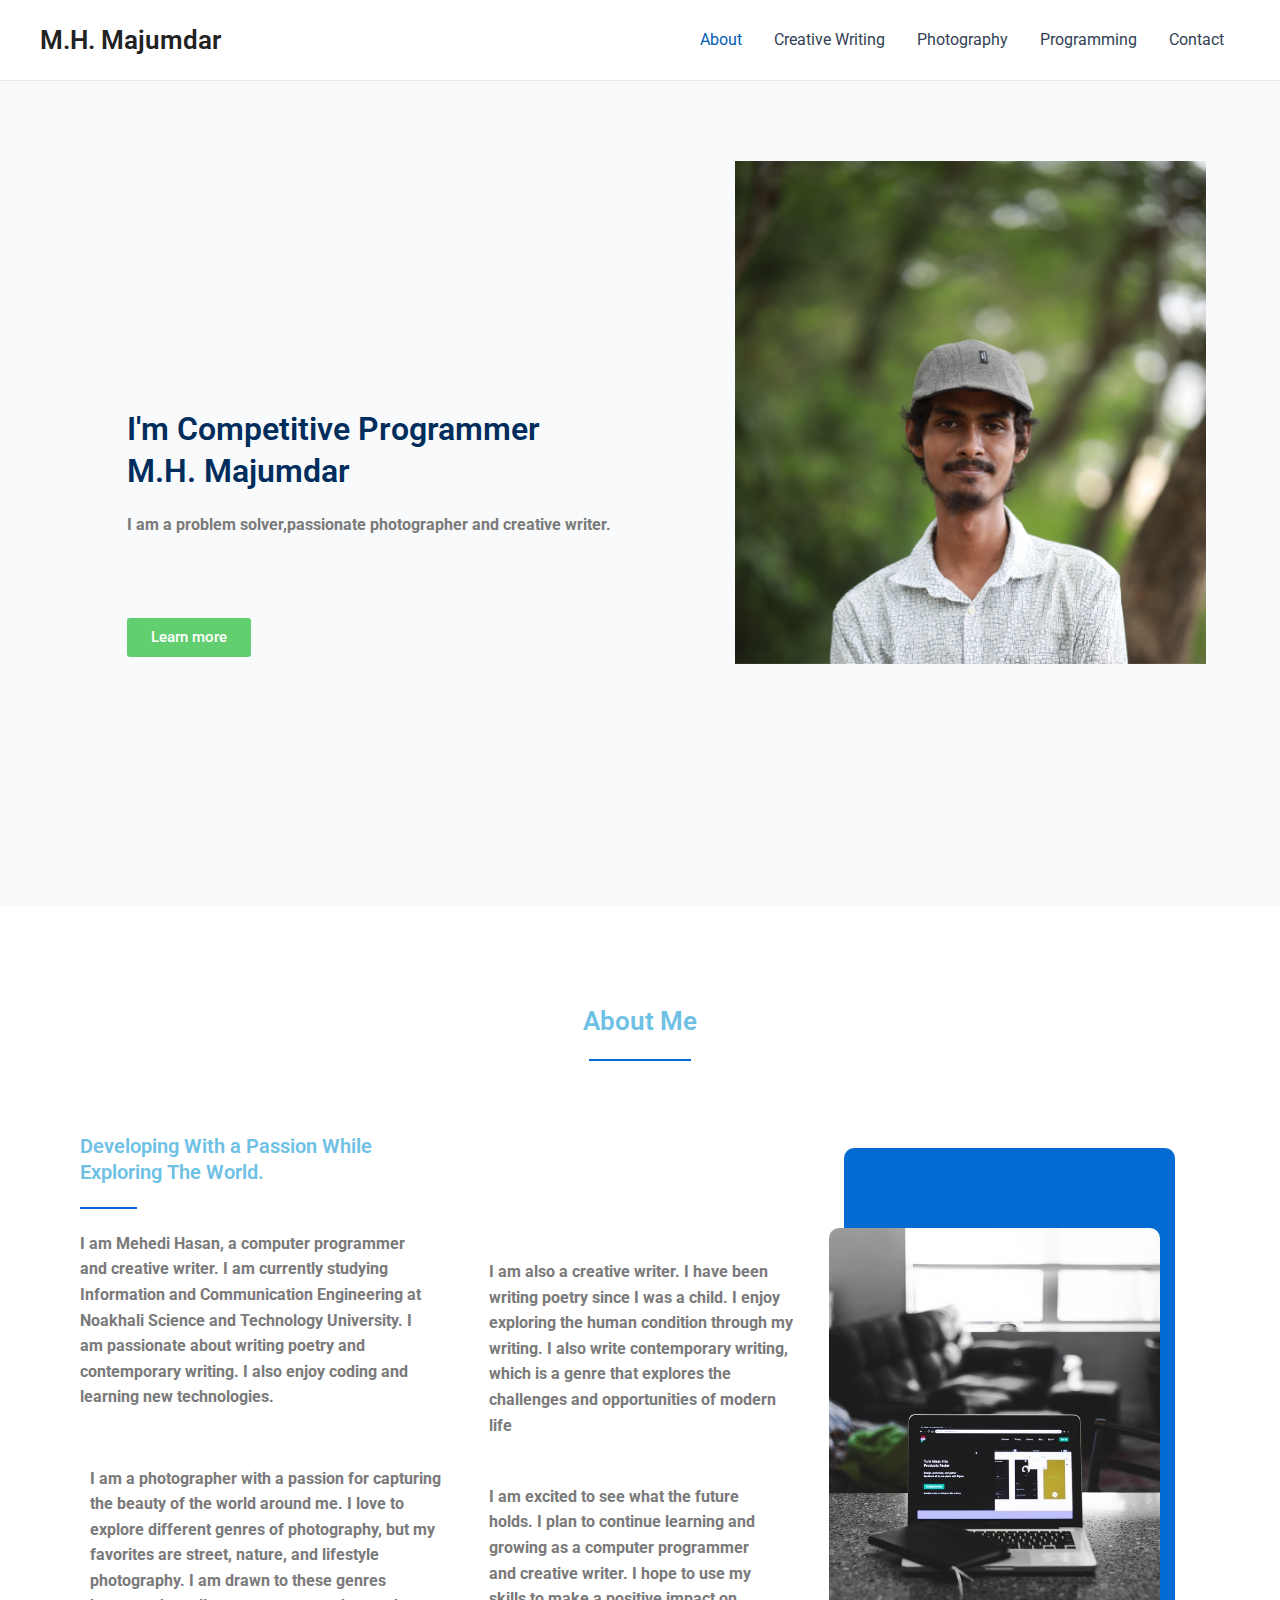
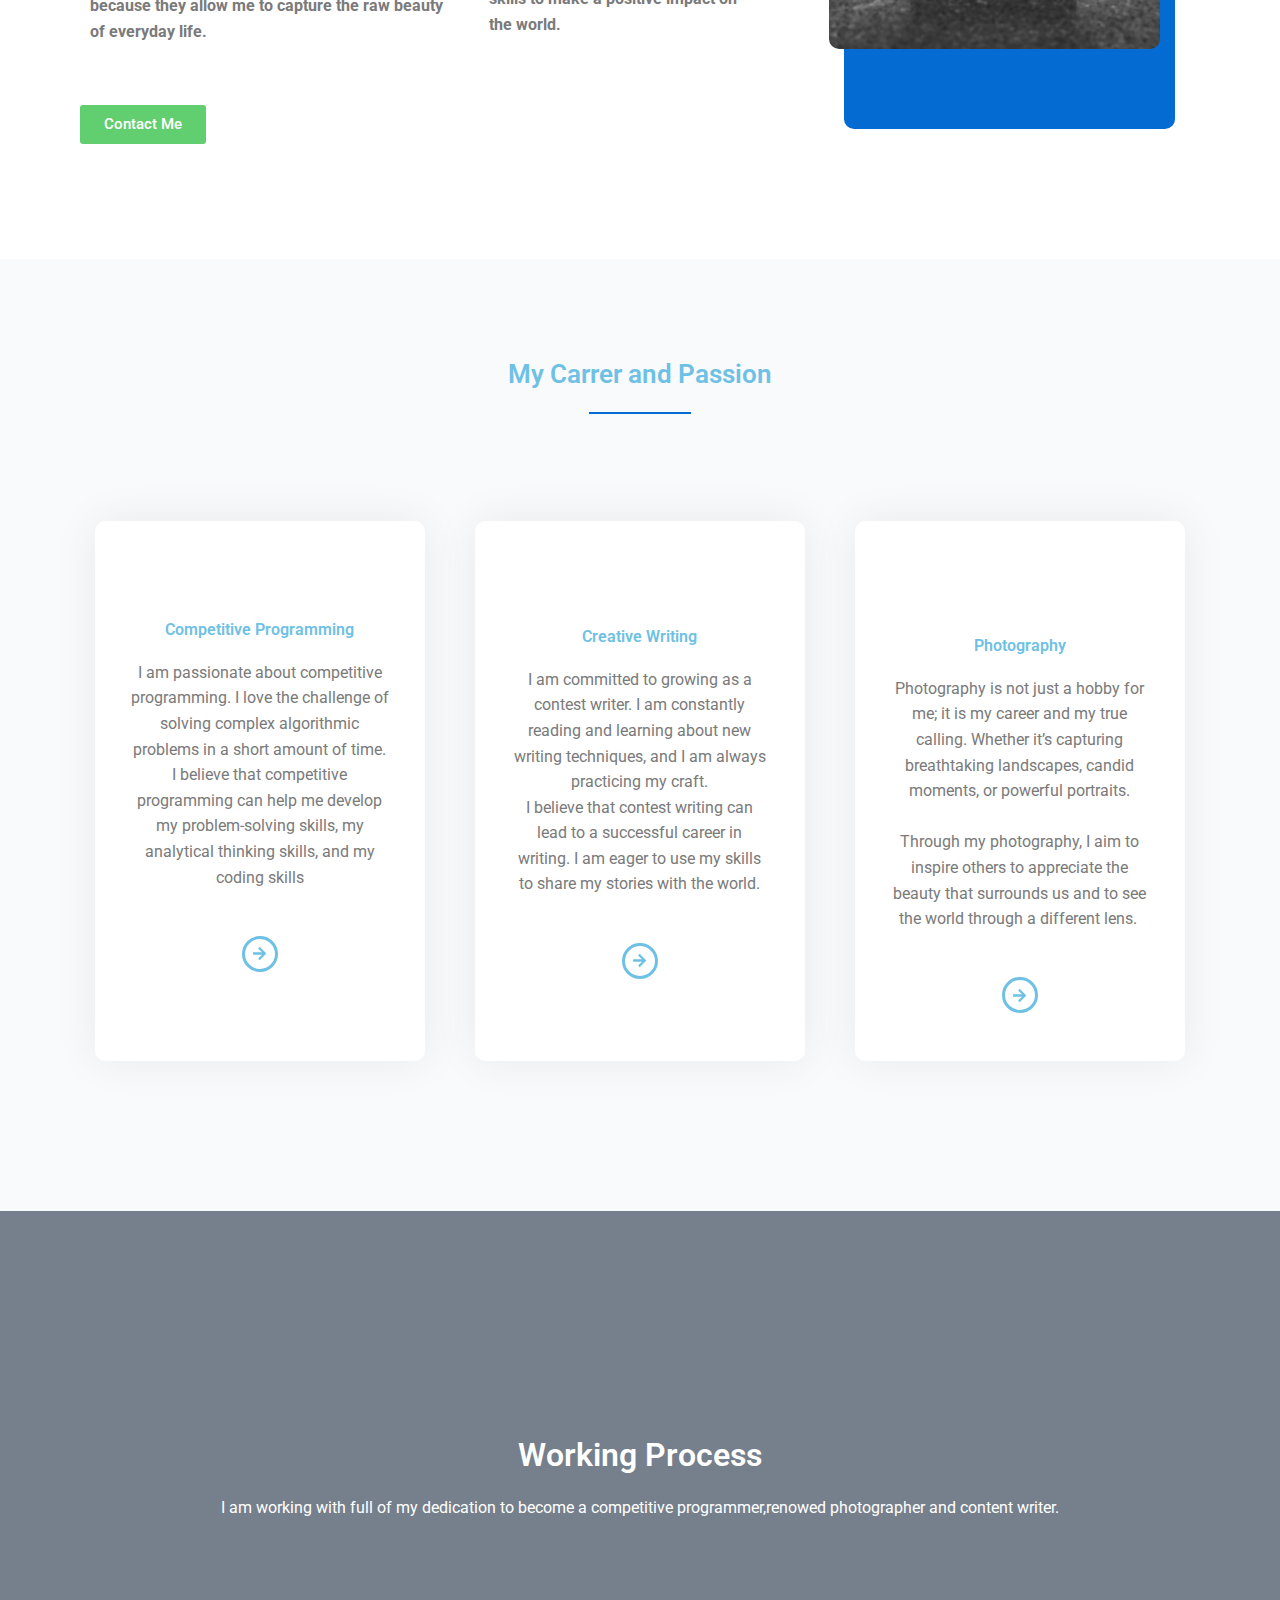
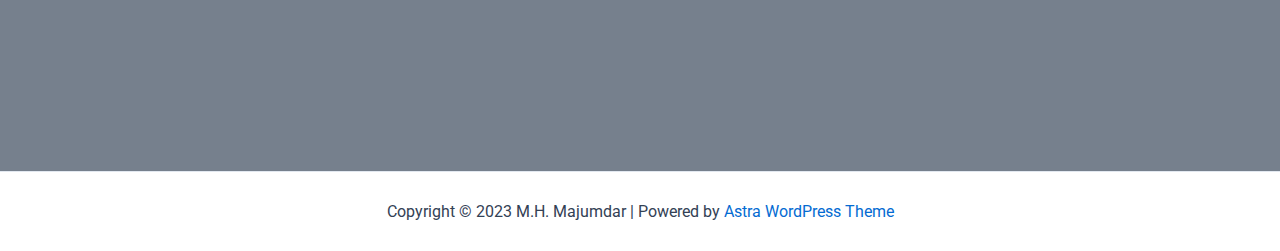
<file: index.html>
<!DOCTYPE html>
<html lang="en-US">

<!-- Mirrored from localhost/website/ by HTTrack Website Copier/3.x [XR&CO'2014], Fri, 07 Jul 2023 12:44:37 GMT -->
<!-- Added by HTTrack --><meta http-equiv="content-type" content="text/html;charset=UTF-8" /><!-- /Added by HTTrack -->
<head>
<meta charset="UTF-8">
<meta name="viewport" content="width=device-width, initial-scale=1">
	 <link rel="profile" href="https://gmpg.org/xfn/11"> 
	 <title>M.H. Majumdar</title>
<meta name='robots' content='max-image-preview:large' />
<link rel="alternate" type="application/rss+xml" title="M.H. Majumdar &raquo; Feed" href="indexd784.html?feed=rss2" />
<link rel="alternate" type="application/rss+xml" title="M.H. Majumdar &raquo; Comments Feed" href="indexa6da.html?feed=comments-rss2" />
<script>
window._wpemojiSettings = {"baseUrl":"https:\/\/s.w.org\/images\/core\/emoji\/14.0.0\/72x72\/","ext":".png","svgUrl":"https:\/\/s.w.org\/images\/core\/emoji\/14.0.0\/svg\/","svgExt":".svg","source":{"concatemoji":"http:\/\/localhost\/website\/wp-includes\/js\/wp-emoji-release.min.js?ver=6.2.2"}};
/*! This file is auto-generated */
!function(e,a,t){var n,r,o,i=a.createElement("canvas"),p=i.getContext&&i.getContext("2d");function s(e,t){p.clearRect(0,0,i.width,i.height),p.fillText(e,0,0);e=i.toDataURL();return p.clearRect(0,0,i.width,i.height),p.fillText(t,0,0),e===i.toDataURL()}function c(e){var t=a.createElement("script");t.src=e,t.defer=t.type="text/javascript",a.getElementsByTagName("head")[0].appendChild(t)}for(o=Array("flag","emoji"),t.supports={everything:!0,everythingExceptFlag:!0},r=0;r<o.length;r++)t.supports[o[r]]=function(e){if(p&&p.fillText)switch(p.textBaseline="top",p.font="600 32px Arial",e){case"flag":return s("\ud83c\udff3\ufe0f\u200d\u26a7\ufe0f","\ud83c\udff3\ufe0f\u200b\u26a7\ufe0f")?!1:!s("\ud83c\uddfa\ud83c\uddf3","\ud83c\uddfa\u200b\ud83c\uddf3")&&!s("\ud83c\udff4\udb40\udc67\udb40\udc62\udb40\udc65\udb40\udc6e\udb40\udc67\udb40\udc7f","\ud83c\udff4\u200b\udb40\udc67\u200b\udb40\udc62\u200b\udb40\udc65\u200b\udb40\udc6e\u200b\udb40\udc67\u200b\udb40\udc7f");case"emoji":return!s("\ud83e\udef1\ud83c\udffb\u200d\ud83e\udef2\ud83c\udfff","\ud83e\udef1\ud83c\udffb\u200b\ud83e\udef2\ud83c\udfff")}return!1}(o[r]),t.supports.everything=t.supports.everything&&t.supports[o[r]],"flag"!==o[r]&&(t.supports.everythingExceptFlag=t.supports.everythingExceptFlag&&t.supports[o[r]]);t.supports.everythingExceptFlag=t.supports.everythingExceptFlag&&!t.supports.flag,t.DOMReady=!1,t.readyCallback=function(){t.DOMReady=!0},t.supports.everything||(n=function(){t.readyCallback()},a.addEventListener?(a.addEventListener("DOMContentLoaded",n,!1),e.addEventListener("load",n,!1)):(e.attachEvent("onload",n),a.attachEvent("onreadystatechange",function(){"complete"===a.readyState&&t.readyCallback()})),(e=t.source||{}).concatemoji?c(e.concatemoji):e.wpemoji&&e.twemoji&&(c(e.twemoji),c(e.wpemoji)))}(window,document,window._wpemojiSettings);
</script>
<style>
img.wp-smiley,
img.emoji {
	display: inline !important;
	border: none !important;
	box-shadow: none !important;
	height: 1em !important;
	width: 1em !important;
	margin: 0 0.07em !important;
	vertical-align: -0.1em !important;
	background: none !important;
	padding: 0 !important;
}
</style>
	<link rel='stylesheet' id='astra-theme-css-css' href='wp-content/themes/astra/assets/css/minified/main.min31a4.css?ver=4.1.5' media='all' />
<style id='astra-theme-css-inline-css'>
:root{--ast-container-default-xlg-padding:3em;--ast-container-default-lg-padding:3em;--ast-container-default-slg-padding:2em;--ast-container-default-md-padding:3em;--ast-container-default-sm-padding:3em;--ast-container-default-xs-padding:2.4em;--ast-container-default-xxs-padding:1.8em;--ast-code-block-background:#ECEFF3;--ast-comment-inputs-background:#F9FAFB;}html{font-size:100%;}a{color:var(--ast-global-color-0);}a:hover,a:focus{color:var(--ast-global-color-1);}body,button,input,select,textarea,.ast-button,.ast-custom-button{font-family:-apple-system,BlinkMacSystemFont,Segoe UI,Roboto,Oxygen-Sans,Ubuntu,Cantarell,Helvetica Neue,sans-serif;font-weight:400;font-size:16px;font-size:1rem;line-height:1.6em;}blockquote{color:var(--ast-global-color-3);}h1,.entry-content h1,h2,.entry-content h2,h3,.entry-content h3,h4,.entry-content h4,h5,.entry-content h5,h6,.entry-content h6,.site-title,.site-title a{font-weight:600;}.site-title{font-size:26px;font-size:1.625rem;display:block;}.site-header .site-description{font-size:15px;font-size:0.9375rem;display:none;}.entry-title{font-size:26px;font-size:1.625rem;}h1,.entry-content h1{font-size:40px;font-size:2.5rem;font-weight:600;line-height:1.4em;}h2,.entry-content h2{font-size:32px;font-size:2rem;font-weight:600;line-height:1.25em;}h3,.entry-content h3{font-size:26px;font-size:1.625rem;font-weight:600;line-height:1.2em;}h4,.entry-content h4{font-size:24px;font-size:1.5rem;line-height:1.2em;font-weight:600;}h5,.entry-content h5{font-size:20px;font-size:1.25rem;line-height:1.2em;font-weight:600;}h6,.entry-content h6{font-size:16px;font-size:1rem;line-height:1.25em;font-weight:600;}::selection{background-color:var(--ast-global-color-0);color:#ffffff;}body,h1,.entry-title a,.entry-content h1,h2,.entry-content h2,h3,.entry-content h3,h4,.entry-content h4,h5,.entry-content h5,h6,.entry-content h6{color:var(--ast-global-color-3);}.tagcloud a:hover,.tagcloud a:focus,.tagcloud a.current-item{color:#ffffff;border-color:var(--ast-global-color-0);background-color:var(--ast-global-color-0);}input:focus,input[type="text"]:focus,input[type="email"]:focus,input[type="url"]:focus,input[type="password"]:focus,input[type="reset"]:focus,input[type="search"]:focus,textarea:focus{border-color:var(--ast-global-color-0);}input[type="radio"]:checked,input[type=reset],input[type="checkbox"]:checked,input[type="checkbox"]:hover:checked,input[type="checkbox"]:focus:checked,input[type=range]::-webkit-slider-thumb{border-color:var(--ast-global-color-0);background-color:var(--ast-global-color-0);box-shadow:none;}.site-footer a:hover + .post-count,.site-footer a:focus + .post-count{background:var(--ast-global-color-0);border-color:var(--ast-global-color-0);}.single .nav-links .nav-previous,.single .nav-links .nav-next{color:var(--ast-global-color-0);}.entry-meta,.entry-meta *{line-height:1.45;color:var(--ast-global-color-0);}.entry-meta a:hover,.entry-meta a:hover *,.entry-meta a:focus,.entry-meta a:focus *,.page-links > .page-link,.page-links .page-link:hover,.post-navigation a:hover{color:var(--ast-global-color-1);}#cat option,.secondary .calendar_wrap thead a,.secondary .calendar_wrap thead a:visited{color:var(--ast-global-color-0);}.secondary .calendar_wrap #today,.ast-progress-val span{background:var(--ast-global-color-0);}.secondary a:hover + .post-count,.secondary a:focus + .post-count{background:var(--ast-global-color-0);border-color:var(--ast-global-color-0);}.calendar_wrap #today > a{color:#ffffff;}.page-links .page-link,.single .post-navigation a{color:var(--ast-global-color-0);}.ast-archive-title{color:var(--ast-global-color-2);}.widget-title{font-size:22px;font-size:1.375rem;color:var(--ast-global-color-2);}.ast-single-post .entry-content a,.ast-comment-content a:not(.ast-comment-edit-reply-wrap a){text-decoration:underline;}.ast-single-post .wp-block-button .wp-block-button__link,.ast-single-post .elementor-button-wrapper .elementor-button,.ast-single-post .entry-content .uagb-tab a,.ast-single-post .entry-content .uagb-ifb-cta a,.ast-single-post .entry-content .wp-block-uagb-buttons a,.ast-single-post .entry-content .uabb-module-content a,.ast-single-post .entry-content .uagb-post-grid a,.ast-single-post .entry-content .uagb-timeline a,.ast-single-post .entry-content .uagb-toc__wrap a,.ast-single-post .entry-content .uagb-taxomony-box a,.ast-single-post .entry-content .woocommerce a,.entry-content .wp-block-latest-posts > li > a,.ast-single-post .entry-content .wp-block-file__button{text-decoration:none;}a:focus-visible,.ast-menu-toggle:focus-visible,.site .skip-link:focus-visible,.wp-block-loginout input:focus-visible,.wp-block-search.wp-block-search__button-inside .wp-block-search__inside-wrapper,.ast-header-navigation-arrow:focus-visible{outline-style:dotted;outline-color:inherit;outline-width:thin;border-color:transparent;}input:focus,input[type="text"]:focus,input[type="email"]:focus,input[type="url"]:focus,input[type="password"]:focus,input[type="reset"]:focus,input[type="search"]:focus,textarea:focus,.wp-block-search__input:focus,[data-section="section-header-mobile-trigger"] .ast-button-wrap .ast-mobile-menu-trigger-minimal:focus,.ast-mobile-popup-drawer.active .menu-toggle-close:focus,.woocommerce-ordering select.orderby:focus,#ast-scroll-top:focus,.woocommerce a.add_to_cart_button:focus,.woocommerce .button.single_add_to_cart_button:focus{border-style:dotted;border-color:inherit;border-width:thin;outline-color:transparent;}.ast-logo-title-inline .site-logo-img{padding-right:1em;}.ast-page-builder-template .hentry {margin: 0;}.ast-page-builder-template .site-content > .ast-container {max-width: 100%;padding: 0;}.ast-page-builder-template .site-content #primary {padding: 0;margin: 0;}.ast-page-builder-template .no-results {text-align: center;margin: 4em auto;}.ast-page-builder-template .ast-pagination {padding: 2em;}.ast-page-builder-template .entry-header.ast-no-title.ast-no-thumbnail {margin-top: 0;}.ast-page-builder-template .entry-header.ast-header-without-markup {margin-top: 0;margin-bottom: 0;}.ast-page-builder-template .entry-header.ast-no-title.ast-no-meta {margin-bottom: 0;}.ast-page-builder-template.single .post-navigation {padding-bottom: 2em;}.ast-page-builder-template.single-post .site-content > .ast-container {max-width: 100%;}.ast-page-builder-template .entry-header {margin-top: 2em;margin-left: auto;margin-right: auto;}.ast-page-builder-template .ast-archive-description {margin: 2em auto 0;padding-left: 20px;padding-right: 20px;}.ast-page-builder-template .ast-row {margin-left: 0;margin-right: 0;}.single.ast-page-builder-template .entry-header + .entry-content {margin-bottom: 2em;}@media(min-width: 921px) {.ast-page-builder-template.archive.ast-right-sidebar .ast-row article,.ast-page-builder-template.archive.ast-left-sidebar .ast-row article {padding-left: 0;padding-right: 0;}}@media (max-width:921px){#ast-desktop-header{display:none;}}@media (min-width:921px){#ast-mobile-header{display:none;}}.wp-block-buttons.aligncenter{justify-content:center;}@media (max-width:921px){.ast-theme-transparent-header #primary,.ast-theme-transparent-header #secondary{padding:0;}}@media (max-width:921px){.ast-plain-container.ast-no-sidebar #primary{padding:0;}}.ast-plain-container.ast-no-sidebar #primary{margin-top:0;margin-bottom:0;}.wp-block-button.is-style-outline .wp-block-button__link{border-color:var(--ast-global-color-0);}div.wp-block-button.is-style-outline > .wp-block-button__link:not(.has-text-color),div.wp-block-button.wp-block-button__link.is-style-outline:not(.has-text-color){color:var(--ast-global-color-0);}.wp-block-button.is-style-outline .wp-block-button__link:hover,div.wp-block-button.is-style-outline .wp-block-button__link:focus,div.wp-block-button.is-style-outline > .wp-block-button__link:not(.has-text-color):hover,div.wp-block-button.wp-block-button__link.is-style-outline:not(.has-text-color):hover{color:#ffffff;background-color:var(--ast-global-color-1);border-color:var(--ast-global-color-1);}.post-page-numbers.current .page-link,.ast-pagination .page-numbers.current{color:#ffffff;border-color:var(--ast-global-color-0);background-color:var(--ast-global-color-0);border-radius:2px;}h1.widget-title{font-weight:600;}h2.widget-title{font-weight:600;}h3.widget-title{font-weight:600;}#page{display:flex;flex-direction:column;min-height:100vh;}.ast-404-layout-1 h1.page-title{color:var(--ast-global-color-2);}.single .post-navigation a{line-height:1em;height:inherit;}.error-404 .page-sub-title{font-size:1.5rem;font-weight:inherit;}.search .site-content .content-area .search-form{margin-bottom:0;}#page .site-content{flex-grow:1;}.widget{margin-bottom:3.5em;}#secondary li{line-height:1.5em;}#secondary .wp-block-group h2{margin-bottom:0.7em;}#secondary h2{font-size:1.7rem;}.ast-separate-container .ast-article-post,.ast-separate-container .ast-article-single,.ast-separate-container .ast-comment-list li.depth-1,.ast-separate-container .comment-respond{padding:3em;}.ast-separate-container .ast-comment-list li.depth-1,.hentry{margin-bottom:2em;}.ast-separate-container .ast-archive-description,.ast-separate-container .ast-author-box{background-color:var(--ast-global-color-5);border-bottom:1px solid var(--ast-border-color);}.ast-separate-container .comments-title{padding:2em 2em 0 2em;}.ast-page-builder-template .comment-form-textarea,.ast-comment-formwrap .ast-grid-common-col{padding:0;}.ast-comment-formwrap{padding:0 20px;display:inline-flex;column-gap:20px;}.archive.ast-page-builder-template .entry-header{margin-top:2em;}.ast-page-builder-template .ast-comment-formwrap{width:100%;}.entry-title{margin-bottom:0.5em;}.ast-archive-description p{font-size:inherit;font-weight:inherit;line-height:inherit;}@media (min-width:921px){.ast-left-sidebar.ast-page-builder-template #secondary,.archive.ast-right-sidebar.ast-page-builder-template .site-main{padding-left:20px;padding-right:20px;}}@media (max-width:544px){.ast-comment-formwrap.ast-row{column-gap:10px;display:inline-block;}#ast-commentform .ast-grid-common-col{position:relative;width:100%;}}@media (min-width:1201px){.ast-separate-container .ast-article-post,.ast-separate-container .ast-article-single,.ast-separate-container .ast-author-box,.ast-separate-container .ast-404-layout-1,.ast-separate-container .no-results{padding:3em;}}@media (max-width:921px){.ast-separate-container #primary,.ast-separate-container #secondary{padding:1.5em 0;}#primary,#secondary{padding:1.5em 0;margin:0;}.ast-left-sidebar #content > .ast-container{display:flex;flex-direction:column-reverse;width:100%;}}@media (min-width:922px){.ast-separate-container.ast-right-sidebar #primary,.ast-separate-container.ast-left-sidebar #primary{border:0;}.search-no-results.ast-separate-container #primary{margin-bottom:4em;}}.wp-block-button .wp-block-button__link{color:#ffffff;}.wp-block-button .wp-block-button__link:hover,.wp-block-button .wp-block-button__link:focus{color:#ffffff;background-color:var(--ast-global-color-1);border-color:var(--ast-global-color-1);}.elementor-widget-heading h1.elementor-heading-title{line-height:1.4em;}.elementor-widget-heading h2.elementor-heading-title{line-height:1.25em;}.elementor-widget-heading h3.elementor-heading-title{line-height:1.2em;}.elementor-widget-heading h4.elementor-heading-title{line-height:1.2em;}.elementor-widget-heading h5.elementor-heading-title{line-height:1.2em;}.elementor-widget-heading h6.elementor-heading-title{line-height:1.25em;}.wp-block-button .wp-block-button__link,.wp-block-search .wp-block-search__button,body .wp-block-file .wp-block-file__button{border-color:var(--ast-global-color-0);background-color:var(--ast-global-color-0);color:#ffffff;font-family:inherit;font-weight:500;line-height:1em;font-size:16px;font-size:1rem;padding-top:15px;padding-right:30px;padding-bottom:15px;padding-left:30px;}@media (max-width:921px){.wp-block-button .wp-block-button__link,.wp-block-search .wp-block-search__button,body .wp-block-file .wp-block-file__button{padding-top:14px;padding-right:28px;padding-bottom:14px;padding-left:28px;}}@media (max-width:544px){.wp-block-button .wp-block-button__link,.wp-block-search .wp-block-search__button,body .wp-block-file .wp-block-file__button{padding-top:12px;padding-right:24px;padding-bottom:12px;padding-left:24px;}}.menu-toggle,button,.ast-button,.ast-custom-button,.button,input#submit,input[type="button"],input[type="submit"],input[type="reset"],form[CLASS*="wp-block-search__"].wp-block-search .wp-block-search__inside-wrapper .wp-block-search__button,body .wp-block-file .wp-block-file__button,.search .search-submit,.woocommerce a.button,.woocommerce button.button,.woocommerce .woocommerce-message a.button,.woocommerce #respond input#submit.alt,.woocommerce input.button.alt,.woocommerce input.button,.woocommerce input.button:disabled,.woocommerce input.button:disabled[disabled],.woocommerce input.button:disabled:hover,.woocommerce input.button:disabled[disabled]:hover,.woocommerce #respond input#submit,.woocommerce button.button.alt.disabled,.wc-block-grid__products .wc-block-grid__product .wp-block-button__link,.wc-block-grid__product-onsale,[CLASS*="wc-block"] button,.woocommerce-js .astra-cart-drawer .astra-cart-drawer-content .woocommerce-mini-cart__buttons .button:not(.checkout):not(.ast-continue-shopping),.woocommerce-js .astra-cart-drawer .astra-cart-drawer-content .woocommerce-mini-cart__buttons a.checkout,.woocommerce button.button.alt.disabled.wc-variation-selection-needed{border-style:solid;border-top-width:0;border-right-width:0;border-left-width:0;border-bottom-width:0;color:#ffffff;border-color:var(--ast-global-color-0);background-color:var(--ast-global-color-0);padding-top:15px;padding-right:30px;padding-bottom:15px;padding-left:30px;font-family:inherit;font-weight:500;font-size:16px;font-size:1rem;line-height:1em;}button:focus,.menu-toggle:hover,button:hover,.ast-button:hover,.ast-custom-button:hover .button:hover,.ast-custom-button:hover ,input[type=reset]:hover,input[type=reset]:focus,input#submit:hover,input#submit:focus,input[type="button"]:hover,input[type="button"]:focus,input[type="submit"]:hover,input[type="submit"]:focus,form[CLASS*="wp-block-search__"].wp-block-search .wp-block-search__inside-wrapper .wp-block-search__button:hover,form[CLASS*="wp-block-search__"].wp-block-search .wp-block-search__inside-wrapper .wp-block-search__button:focus,body .wp-block-file .wp-block-file__button:hover,body .wp-block-file .wp-block-file__button:focus,.woocommerce a.button:hover,.woocommerce button.button:hover,.woocommerce .woocommerce-message a.button:hover,.woocommerce #respond input#submit:hover,.woocommerce #respond input#submit.alt:hover,.woocommerce input.button.alt:hover,.woocommerce input.button:hover,.woocommerce button.button.alt.disabled:hover,.wc-block-grid__products .wc-block-grid__product .wp-block-button__link:hover,[CLASS*="wc-block"] button:hover,.woocommerce-js .astra-cart-drawer .astra-cart-drawer-content .woocommerce-mini-cart__buttons .button:not(.checkout):not(.ast-continue-shopping):hover,.woocommerce-js .astra-cart-drawer .astra-cart-drawer-content .woocommerce-mini-cart__buttons a.checkout:hover,.woocommerce button.button.alt.disabled.wc-variation-selection-needed:hover{color:#ffffff;background-color:var(--ast-global-color-1);border-color:var(--ast-global-color-1);}form[CLASS*="wp-block-search__"].wp-block-search .wp-block-search__inside-wrapper .wp-block-search__button.has-icon{padding-top:calc(15px - 3px);padding-right:calc(30px - 3px);padding-bottom:calc(15px - 3px);padding-left:calc(30px - 3px);}@media (max-width:921px){.menu-toggle,button,.ast-button,.ast-custom-button,.button,input#submit,input[type="button"],input[type="submit"],input[type="reset"],form[CLASS*="wp-block-search__"].wp-block-search .wp-block-search__inside-wrapper .wp-block-search__button,body .wp-block-file .wp-block-file__button,.search .search-submit,.woocommerce a.button,.woocommerce button.button,.woocommerce .woocommerce-message a.button,.woocommerce #respond input#submit.alt,.woocommerce input.button.alt,.woocommerce input.button,.woocommerce input.button:disabled,.woocommerce input.button:disabled[disabled],.woocommerce input.button:disabled:hover,.woocommerce input.button:disabled[disabled]:hover,.woocommerce #respond input#submit,.woocommerce button.button.alt.disabled,.wc-block-grid__products .wc-block-grid__product .wp-block-button__link,.wc-block-grid__product-onsale,[CLASS*="wc-block"] button,.woocommerce-js .astra-cart-drawer .astra-cart-drawer-content .woocommerce-mini-cart__buttons .button:not(.checkout):not(.ast-continue-shopping),.woocommerce-js .astra-cart-drawer .astra-cart-drawer-content .woocommerce-mini-cart__buttons a.checkout,.woocommerce button.button.alt.disabled.wc-variation-selection-needed{padding-top:14px;padding-right:28px;padding-bottom:14px;padding-left:28px;}}@media (max-width:544px){.menu-toggle,button,.ast-button,.ast-custom-button,.button,input#submit,input[type="button"],input[type="submit"],input[type="reset"],form[CLASS*="wp-block-search__"].wp-block-search .wp-block-search__inside-wrapper .wp-block-search__button,body .wp-block-file .wp-block-file__button,.search .search-submit,.woocommerce a.button,.woocommerce button.button,.woocommerce .woocommerce-message a.button,.woocommerce #respond input#submit.alt,.woocommerce input.button.alt,.woocommerce input.button,.woocommerce input.button:disabled,.woocommerce input.button:disabled[disabled],.woocommerce input.button:disabled:hover,.woocommerce input.button:disabled[disabled]:hover,.woocommerce #respond input#submit,.woocommerce button.button.alt.disabled,.wc-block-grid__products .wc-block-grid__product .wp-block-button__link,.wc-block-grid__product-onsale,[CLASS*="wc-block"] button,.woocommerce-js .astra-cart-drawer .astra-cart-drawer-content .woocommerce-mini-cart__buttons .button:not(.checkout):not(.ast-continue-shopping),.woocommerce-js .astra-cart-drawer .astra-cart-drawer-content .woocommerce-mini-cart__buttons a.checkout,.woocommerce button.button.alt.disabled.wc-variation-selection-needed{padding-top:12px;padding-right:24px;padding-bottom:12px;padding-left:24px;}}@media (max-width:921px){.ast-mobile-header-stack .main-header-bar .ast-search-menu-icon{display:inline-block;}.ast-header-break-point.ast-header-custom-item-outside .ast-mobile-header-stack .main-header-bar .ast-search-icon{margin:0;}.ast-comment-avatar-wrap img{max-width:2.5em;}.ast-separate-container .ast-comment-list li.depth-1{padding:1.5em 2.14em;}.ast-separate-container .comment-respond{padding:2em 2.14em;}.ast-comment-meta{padding:0 1.8888em 1.3333em;}}@media (min-width:544px){.ast-container{max-width:100%;}}@media (max-width:544px){.ast-separate-container .ast-article-post,.ast-separate-container .ast-article-single,.ast-separate-container .comments-title,.ast-separate-container .ast-archive-description{padding:1.5em 1em;}.ast-separate-container #content .ast-container{padding-left:0.54em;padding-right:0.54em;}.ast-separate-container .ast-comment-list li.depth-1{padding:1.5em 1em;margin-bottom:1.5em;}.ast-separate-container .ast-comment-list .bypostauthor{padding:.5em;}.ast-search-menu-icon.ast-dropdown-active .search-field{width:170px;}}.ast-separate-container{background-color:var(--ast-global-color-4);;}@media (max-width:921px){.site-title{display:block;}.site-header .site-description{display:none;}.entry-title{font-size:30px;}h1,.entry-content h1{font-size:30px;}h2,.entry-content h2{font-size:25px;}h3,.entry-content h3{font-size:20px;}}@media (max-width:544px){.site-title{display:block;}.site-header .site-description{display:none;}.entry-title{font-size:30px;}h1,.entry-content h1{font-size:30px;}h2,.entry-content h2{font-size:25px;}h3,.entry-content h3{font-size:20px;}}@media (max-width:921px){html{font-size:91.2%;}}@media (max-width:544px){html{font-size:91.2%;}}@media (min-width:922px){.ast-container{max-width:1240px;}}@media (min-width:922px){.site-content .ast-container{display:flex;}}@media (max-width:921px){.site-content .ast-container{flex-direction:column;}}@media (min-width:922px){.main-header-menu .sub-menu .menu-item.ast-left-align-sub-menu:hover > .sub-menu,.main-header-menu .sub-menu .menu-item.ast-left-align-sub-menu.focus > .sub-menu{margin-left:-0px;}}blockquote,cite {font-style: initial;}.wp-block-file {display: flex;align-items: center;flex-wrap: wrap;justify-content: space-between;}.wp-block-pullquote {border: none;}.wp-block-pullquote blockquote::before {content: "\201D";font-family: "Helvetica",sans-serif;display: flex;transform: rotate( 180deg );font-size: 6rem;font-style: normal;line-height: 1;font-weight: bold;align-items: center;justify-content: center;}.has-text-align-right > blockquote::before {justify-content: flex-start;}.has-text-align-left > blockquote::before {justify-content: flex-end;}figure.wp-block-pullquote.is-style-solid-color blockquote {max-width: 100%;text-align: inherit;}html body {--wp--custom--ast-default-block-top-padding: 3em;--wp--custom--ast-default-block-right-padding: 3em;--wp--custom--ast-default-block-bottom-padding: 3em;--wp--custom--ast-default-block-left-padding: 3em;--wp--custom--ast-container-width: 1200px;--wp--custom--ast-content-width-size: 1200px;--wp--custom--ast-wide-width-size: calc(1200px + var(--wp--custom--ast-default-block-left-padding) + var(--wp--custom--ast-default-block-right-padding));}.ast-narrow-container {--wp--custom--ast-content-width-size: 750px;--wp--custom--ast-wide-width-size: 750px;}@media(max-width: 921px) {html body {--wp--custom--ast-default-block-top-padding: 3em;--wp--custom--ast-default-block-right-padding: 2em;--wp--custom--ast-default-block-bottom-padding: 3em;--wp--custom--ast-default-block-left-padding: 2em;}}@media(max-width: 544px) {html body {--wp--custom--ast-default-block-top-padding: 3em;--wp--custom--ast-default-block-right-padding: 1.5em;--wp--custom--ast-default-block-bottom-padding: 3em;--wp--custom--ast-default-block-left-padding: 1.5em;}}.entry-content > .wp-block-group,.entry-content > .wp-block-cover,.entry-content > .wp-block-columns {padding-top: var(--wp--custom--ast-default-block-top-padding);padding-right: var(--wp--custom--ast-default-block-right-padding);padding-bottom: var(--wp--custom--ast-default-block-bottom-padding);padding-left: var(--wp--custom--ast-default-block-left-padding);}.ast-plain-container.ast-no-sidebar .entry-content > .alignfull,.ast-page-builder-template .ast-no-sidebar .entry-content > .alignfull {margin-left: calc( -50vw + 50%);margin-right: calc( -50vw + 50%);max-width: 100vw;width: 100vw;}.ast-plain-container.ast-no-sidebar .entry-content .alignfull .alignfull,.ast-page-builder-template.ast-no-sidebar .entry-content .alignfull .alignfull,.ast-plain-container.ast-no-sidebar .entry-content .alignfull .alignwide,.ast-page-builder-template.ast-no-sidebar .entry-content .alignfull .alignwide,.ast-plain-container.ast-no-sidebar .entry-content .alignwide .alignfull,.ast-page-builder-template.ast-no-sidebar .entry-content .alignwide .alignfull,.ast-plain-container.ast-no-sidebar .entry-content .alignwide .alignwide,.ast-page-builder-template.ast-no-sidebar .entry-content .alignwide .alignwide,.ast-plain-container.ast-no-sidebar .entry-content .wp-block-column .alignfull,.ast-page-builder-template.ast-no-sidebar .entry-content .wp-block-column .alignfull,.ast-plain-container.ast-no-sidebar .entry-content .wp-block-column .alignwide,.ast-page-builder-template.ast-no-sidebar .entry-content .wp-block-column .alignwide {margin-left: auto;margin-right: auto;width: 100%;}[ast-blocks-layout] .wp-block-separator:not(.is-style-dots) {height: 0;}[ast-blocks-layout] .wp-block-separator {margin: 20px auto;}[ast-blocks-layout] .wp-block-separator:not(.is-style-wide):not(.is-style-dots) {max-width: 100px;}[ast-blocks-layout] .wp-block-separator.has-background {padding: 0;}.entry-content[ast-blocks-layout] > * {max-width: var(--wp--custom--ast-content-width-size);margin-left: auto;margin-right: auto;}.entry-content[ast-blocks-layout] > .alignwide {max-width: var(--wp--custom--ast-wide-width-size);}.entry-content[ast-blocks-layout] .alignfull {max-width: none;}.entry-content .wp-block-columns {margin-bottom: 0;}blockquote {margin: 1.5em;border: none;}.wp-block-quote:not(.has-text-align-right):not(.has-text-align-center) {border-left: 5px solid rgba(0,0,0,0.05);}.has-text-align-right > blockquote,blockquote.has-text-align-right {border-right: 5px solid rgba(0,0,0,0.05);}.has-text-align-left > blockquote,blockquote.has-text-align-left {border-left: 5px solid rgba(0,0,0,0.05);}.wp-block-site-tagline,.wp-block-latest-posts .read-more {margin-top: 15px;}.wp-block-loginout p label {display: block;}.wp-block-loginout p:not(.login-remember):not(.login-submit) input {width: 100%;}.wp-block-loginout input:focus {border-color: transparent;}.wp-block-loginout input:focus {outline: thin dotted;}.entry-content .wp-block-media-text .wp-block-media-text__content {padding: 0 0 0 8%;}.entry-content .wp-block-media-text.has-media-on-the-right .wp-block-media-text__content {padding: 0 8% 0 0;}.entry-content .wp-block-media-text.has-background .wp-block-media-text__content {padding: 8%;}.entry-content .wp-block-cover:not([class*="background-color"]) .wp-block-cover__inner-container,.entry-content .wp-block-cover:not([class*="background-color"]) .wp-block-cover-image-text,.entry-content .wp-block-cover:not([class*="background-color"]) .wp-block-cover-text,.entry-content .wp-block-cover-image:not([class*="background-color"]) .wp-block-cover__inner-container,.entry-content .wp-block-cover-image:not([class*="background-color"]) .wp-block-cover-image-text,.entry-content .wp-block-cover-image:not([class*="background-color"]) .wp-block-cover-text {color: var(--ast-global-color-5);}.wp-block-loginout .login-remember input {width: 1.1rem;height: 1.1rem;margin: 0 5px 4px 0;vertical-align: middle;}.wp-block-latest-posts > li > *:first-child,.wp-block-latest-posts:not(.is-grid) > li:first-child {margin-top: 0;}.wp-block-search__inside-wrapper .wp-block-search__input {padding: 0 10px;color: var(--ast-global-color-3);background: var(--ast-global-color-5);border-color: var(--ast-border-color);}.wp-block-latest-posts .read-more {margin-bottom: 1.5em;}.wp-block-search__no-button .wp-block-search__inside-wrapper .wp-block-search__input {padding-top: 5px;padding-bottom: 5px;}.wp-block-latest-posts .wp-block-latest-posts__post-date,.wp-block-latest-posts .wp-block-latest-posts__post-author {font-size: 1rem;}.wp-block-latest-posts > li > *,.wp-block-latest-posts:not(.is-grid) > li {margin-top: 12px;margin-bottom: 12px;}.ast-page-builder-template .entry-content[ast-blocks-layout] > *,.ast-page-builder-template .entry-content[ast-blocks-layout] > .alignfull > * {max-width: none;}.ast-page-builder-template .entry-content[ast-blocks-layout] > .alignwide > * {max-width: var(--wp--custom--ast-wide-width-size);}.ast-page-builder-template .entry-content[ast-blocks-layout] > .inherit-container-width > *,.ast-page-builder-template .entry-content[ast-blocks-layout] > * > *,.entry-content[ast-blocks-layout] > .wp-block-cover .wp-block-cover__inner-container {max-width: var(--wp--custom--ast-content-width-size);margin-left: auto;margin-right: auto;}.entry-content[ast-blocks-layout] .wp-block-cover:not(.alignleft):not(.alignright) {width: auto;}@media(max-width: 1200px) {.ast-separate-container .entry-content > .alignfull,.ast-separate-container .entry-content[ast-blocks-layout] > .alignwide,.ast-plain-container .entry-content[ast-blocks-layout] > .alignwide,.ast-plain-container .entry-content .alignfull {margin-left: calc(-1 * min(var(--ast-container-default-xlg-padding),20px)) ;margin-right: calc(-1 * min(var(--ast-container-default-xlg-padding),20px));}}@media(min-width: 1201px) {.ast-separate-container .entry-content > .alignfull {margin-left: calc(-1 * var(--ast-container-default-xlg-padding) );margin-right: calc(-1 * var(--ast-container-default-xlg-padding) );}.ast-separate-container .entry-content[ast-blocks-layout] > .alignwide,.ast-plain-container .entry-content[ast-blocks-layout] > .alignwide {margin-left: calc(-1 * var(--wp--custom--ast-default-block-left-padding) );margin-right: calc(-1 * var(--wp--custom--ast-default-block-right-padding) );}}@media(min-width: 921px) {.ast-separate-container .entry-content .wp-block-group.alignwide:not(.inherit-container-width) > :where(:not(.alignleft):not(.alignright)),.ast-plain-container .entry-content .wp-block-group.alignwide:not(.inherit-container-width) > :where(:not(.alignleft):not(.alignright)) {max-width: calc( var(--wp--custom--ast-content-width-size) + 80px );}.ast-plain-container.ast-right-sidebar .entry-content[ast-blocks-layout] .alignfull,.ast-plain-container.ast-left-sidebar .entry-content[ast-blocks-layout] .alignfull {margin-left: -60px;margin-right: -60px;}}@media(min-width: 544px) {.entry-content > .alignleft {margin-right: 20px;}.entry-content > .alignright {margin-left: 20px;}}@media (max-width:544px){.wp-block-columns .wp-block-column:not(:last-child){margin-bottom:20px;}.wp-block-latest-posts{margin:0;}}@media( max-width: 600px ) {.entry-content .wp-block-media-text .wp-block-media-text__content,.entry-content .wp-block-media-text.has-media-on-the-right .wp-block-media-text__content {padding: 8% 0 0;}.entry-content .wp-block-media-text.has-background .wp-block-media-text__content {padding: 8%;}}.ast-separate-container .entry-content .uagb-is-root-container {padding-left: 0;}.ast-page-builder-template .entry-header {padding-left: 0;}@media(min-width: 1201px) {.ast-separate-container .entry-content > .uagb-is-root-container {margin-left: 0;margin-right: 0;}}.ast-narrow-container .site-content .wp-block-uagb-image--align-full .wp-block-uagb-image__figure {max-width: 100%;margin-left: auto;margin-right: auto;}.entry-content ul,.entry-content ol {padding: revert;margin: revert;}:root .has-ast-global-color-0-color{color:var(--ast-global-color-0);}:root .has-ast-global-color-0-background-color{background-color:var(--ast-global-color-0);}:root .wp-block-button .has-ast-global-color-0-color{color:var(--ast-global-color-0);}:root .wp-block-button .has-ast-global-color-0-background-color{background-color:var(--ast-global-color-0);}:root .has-ast-global-color-1-color{color:var(--ast-global-color-1);}:root .has-ast-global-color-1-background-color{background-color:var(--ast-global-color-1);}:root .wp-block-button .has-ast-global-color-1-color{color:var(--ast-global-color-1);}:root .wp-block-button .has-ast-global-color-1-background-color{background-color:var(--ast-global-color-1);}:root .has-ast-global-color-2-color{color:var(--ast-global-color-2);}:root .has-ast-global-color-2-background-color{background-color:var(--ast-global-color-2);}:root .wp-block-button .has-ast-global-color-2-color{color:var(--ast-global-color-2);}:root .wp-block-button .has-ast-global-color-2-background-color{background-color:var(--ast-global-color-2);}:root .has-ast-global-color-3-color{color:var(--ast-global-color-3);}:root .has-ast-global-color-3-background-color{background-color:var(--ast-global-color-3);}:root .wp-block-button .has-ast-global-color-3-color{color:var(--ast-global-color-3);}:root .wp-block-button .has-ast-global-color-3-background-color{background-color:var(--ast-global-color-3);}:root .has-ast-global-color-4-color{color:var(--ast-global-color-4);}:root .has-ast-global-color-4-background-color{background-color:var(--ast-global-color-4);}:root .wp-block-button .has-ast-global-color-4-color{color:var(--ast-global-color-4);}:root .wp-block-button .has-ast-global-color-4-background-color{background-color:var(--ast-global-color-4);}:root .has-ast-global-color-5-color{color:var(--ast-global-color-5);}:root .has-ast-global-color-5-background-color{background-color:var(--ast-global-color-5);}:root .wp-block-button .has-ast-global-color-5-color{color:var(--ast-global-color-5);}:root .wp-block-button .has-ast-global-color-5-background-color{background-color:var(--ast-global-color-5);}:root .has-ast-global-color-6-color{color:var(--ast-global-color-6);}:root .has-ast-global-color-6-background-color{background-color:var(--ast-global-color-6);}:root .wp-block-button .has-ast-global-color-6-color{color:var(--ast-global-color-6);}:root .wp-block-button .has-ast-global-color-6-background-color{background-color:var(--ast-global-color-6);}:root .has-ast-global-color-7-color{color:var(--ast-global-color-7);}:root .has-ast-global-color-7-background-color{background-color:var(--ast-global-color-7);}:root .wp-block-button .has-ast-global-color-7-color{color:var(--ast-global-color-7);}:root .wp-block-button .has-ast-global-color-7-background-color{background-color:var(--ast-global-color-7);}:root .has-ast-global-color-8-color{color:var(--ast-global-color-8);}:root .has-ast-global-color-8-background-color{background-color:var(--ast-global-color-8);}:root .wp-block-button .has-ast-global-color-8-color{color:var(--ast-global-color-8);}:root .wp-block-button .has-ast-global-color-8-background-color{background-color:var(--ast-global-color-8);}:root{--ast-global-color-0:#046bd2;--ast-global-color-1:#045cb4;--ast-global-color-2:#1e293b;--ast-global-color-3:#334155;--ast-global-color-4:#f9fafb;--ast-global-color-5:#FFFFFF;--ast-global-color-6:#e2e8f0;--ast-global-color-7:#cbd5e1;--ast-global-color-8:#94a3b8;}:root {--ast-border-color : var(--ast-global-color-6);}.ast-single-entry-banner {-js-display: flex;display: flex;flex-direction: column;justify-content: center;text-align: center;position: relative;background: #eeeeee;}.ast-single-entry-banner[data-banner-layout="layout-1"] {max-width: 1200px;background: inherit;padding: 20px 0;}.ast-single-entry-banner[data-banner-width-type="custom"] {margin: 0 auto;width: 100%;}.ast-single-entry-banner + .site-content .entry-header {margin-bottom: 0;}header.entry-header .entry-title{font-weight:600;font-size:32px;font-size:2rem;}header.entry-header > *:not(:last-child){margin-bottom:10px;}.ast-archive-entry-banner {-js-display: flex;display: flex;flex-direction: column;justify-content: center;text-align: center;position: relative;background: #eeeeee;}.ast-archive-entry-banner[data-banner-width-type="custom"] {margin: 0 auto;width: 100%;}.ast-archive-entry-banner[data-banner-layout="layout-1"] {background: inherit;padding: 20px 0;text-align: left;}body.archive .ast-archive-description{max-width:1200px;width:100%;text-align:left;padding-top:3em;padding-right:3em;padding-bottom:3em;padding-left:3em;}body.archive .ast-archive-description .ast-archive-title,body.archive .ast-archive-description .ast-archive-title *{font-weight:600;font-size:32px;font-size:2rem;}body.archive .ast-archive-description > *:not(:last-child){margin-bottom:10px;}@media (max-width:921px){body.archive .ast-archive-description{text-align:left;}}@media (max-width:544px){body.archive .ast-archive-description{text-align:left;}}.ast-breadcrumbs .trail-browse,.ast-breadcrumbs .trail-items,.ast-breadcrumbs .trail-items li{display:inline-block;margin:0;padding:0;border:none;background:inherit;text-indent:0;text-decoration:none;}.ast-breadcrumbs .trail-browse{font-size:inherit;font-style:inherit;font-weight:inherit;color:inherit;}.ast-breadcrumbs .trail-items{list-style:none;}.trail-items li::after{padding:0 0.3em;content:"\00bb";}.trail-items li:last-of-type::after{display:none;}h1,.entry-content h1,h2,.entry-content h2,h3,.entry-content h3,h4,.entry-content h4,h5,.entry-content h5,h6,.entry-content h6{color:var(--ast-global-color-2);}.entry-title a{color:var(--ast-global-color-2);}@media (max-width:921px){.ast-builder-grid-row-container.ast-builder-grid-row-tablet-3-firstrow .ast-builder-grid-row > *:first-child,.ast-builder-grid-row-container.ast-builder-grid-row-tablet-3-lastrow .ast-builder-grid-row > *:last-child{grid-column:1 / -1;}}@media (max-width:544px){.ast-builder-grid-row-container.ast-builder-grid-row-mobile-3-firstrow .ast-builder-grid-row > *:first-child,.ast-builder-grid-row-container.ast-builder-grid-row-mobile-3-lastrow .ast-builder-grid-row > *:last-child{grid-column:1 / -1;}}.ast-builder-layout-element[data-section="title_tagline"]{display:flex;}@media (max-width:921px){.ast-header-break-point .ast-builder-layout-element[data-section="title_tagline"]{display:flex;}}@media (max-width:544px){.ast-header-break-point .ast-builder-layout-element[data-section="title_tagline"]{display:flex;}}.ast-builder-menu-1{font-family:inherit;font-weight:inherit;}.ast-builder-menu-1 .menu-item > .menu-link{color:var(--ast-global-color-3);}.ast-builder-menu-1 .menu-item > .ast-menu-toggle{color:var(--ast-global-color-3);}.ast-builder-menu-1 .menu-item:hover > .menu-link,.ast-builder-menu-1 .inline-on-mobile .menu-item:hover > .ast-menu-toggle{color:var(--ast-global-color-1);}.ast-builder-menu-1 .menu-item:hover > .ast-menu-toggle{color:var(--ast-global-color-1);}.ast-builder-menu-1 .menu-item.current-menu-item > .menu-link,.ast-builder-menu-1 .inline-on-mobile .menu-item.current-menu-item > .ast-menu-toggle,.ast-builder-menu-1 .current-menu-ancestor > .menu-link{color:var(--ast-global-color-1);}.ast-builder-menu-1 .menu-item.current-menu-item > .ast-menu-toggle{color:var(--ast-global-color-1);}.ast-builder-menu-1 .sub-menu,.ast-builder-menu-1 .inline-on-mobile .sub-menu{border-top-width:2px;border-bottom-width:0px;border-right-width:0px;border-left-width:0px;border-color:var(--ast-global-color-0);border-style:solid;}.ast-builder-menu-1 .main-header-menu > .menu-item > .sub-menu,.ast-builder-menu-1 .main-header-menu > .menu-item > .astra-full-megamenu-wrapper{margin-top:0px;}.ast-desktop .ast-builder-menu-1 .main-header-menu > .menu-item > .sub-menu:before,.ast-desktop .ast-builder-menu-1 .main-header-menu > .menu-item > .astra-full-megamenu-wrapper:before{height:calc( 0px + 5px );}.ast-desktop .ast-builder-menu-1 .menu-item .sub-menu .menu-link{border-style:none;}@media (max-width:921px){.ast-header-break-point .ast-builder-menu-1 .menu-item.menu-item-has-children > .ast-menu-toggle{top:0;}.ast-builder-menu-1 .menu-item-has-children > .menu-link:after{content:unset;}.ast-builder-menu-1 .main-header-menu > .menu-item > .sub-menu,.ast-builder-menu-1 .main-header-menu > .menu-item > .astra-full-megamenu-wrapper{margin-top:0;}}@media (max-width:544px){.ast-header-break-point .ast-builder-menu-1 .menu-item.menu-item-has-children > .ast-menu-toggle{top:0;}.ast-builder-menu-1 .main-header-menu > .menu-item > .sub-menu,.ast-builder-menu-1 .main-header-menu > .menu-item > .astra-full-megamenu-wrapper{margin-top:0;}}.ast-builder-menu-1{display:flex;}@media (max-width:921px){.ast-header-break-point .ast-builder-menu-1{display:flex;}}@media (max-width:544px){.ast-header-break-point .ast-builder-menu-1{display:flex;}}.site-below-footer-wrap{padding-top:20px;padding-bottom:20px;}.site-below-footer-wrap[data-section="section-below-footer-builder"]{background-color:var(--ast-global-color-5);;min-height:80px;border-style:solid;border-width:0px;border-top-width:1px;border-top-color:var(--ast-global-color-6);}.site-below-footer-wrap[data-section="section-below-footer-builder"] .ast-builder-grid-row{max-width:1200px;margin-left:auto;margin-right:auto;}.site-below-footer-wrap[data-section="section-below-footer-builder"] .ast-builder-grid-row,.site-below-footer-wrap[data-section="section-below-footer-builder"] .site-footer-section{align-items:flex-start;}.site-below-footer-wrap[data-section="section-below-footer-builder"].ast-footer-row-inline .site-footer-section{display:flex;margin-bottom:0;}.ast-builder-grid-row-full .ast-builder-grid-row{grid-template-columns:1fr;}@media (max-width:921px){.site-below-footer-wrap[data-section="section-below-footer-builder"].ast-footer-row-tablet-inline .site-footer-section{display:flex;margin-bottom:0;}.site-below-footer-wrap[data-section="section-below-footer-builder"].ast-footer-row-tablet-stack .site-footer-section{display:block;margin-bottom:10px;}.ast-builder-grid-row-container.ast-builder-grid-row-tablet-full .ast-builder-grid-row{grid-template-columns:1fr;}}@media (max-width:544px){.site-below-footer-wrap[data-section="section-below-footer-builder"].ast-footer-row-mobile-inline .site-footer-section{display:flex;margin-bottom:0;}.site-below-footer-wrap[data-section="section-below-footer-builder"].ast-footer-row-mobile-stack .site-footer-section{display:block;margin-bottom:10px;}.ast-builder-grid-row-container.ast-builder-grid-row-mobile-full .ast-builder-grid-row{grid-template-columns:1fr;}}.site-below-footer-wrap[data-section="section-below-footer-builder"]{display:grid;}@media (max-width:921px){.ast-header-break-point .site-below-footer-wrap[data-section="section-below-footer-builder"]{display:grid;}}@media (max-width:544px){.ast-header-break-point .site-below-footer-wrap[data-section="section-below-footer-builder"]{display:grid;}}.ast-footer-copyright{text-align:center;}.ast-footer-copyright {color:var(--ast-global-color-3);}@media (max-width:921px){.ast-footer-copyright{text-align:center;}}@media (max-width:544px){.ast-footer-copyright{text-align:center;}}.ast-footer-copyright {font-size:16px;font-size:1rem;}.ast-footer-copyright.ast-builder-layout-element{display:flex;}@media (max-width:921px){.ast-header-break-point .ast-footer-copyright.ast-builder-layout-element{display:flex;}}@media (max-width:544px){.ast-header-break-point .ast-footer-copyright.ast-builder-layout-element{display:flex;}}.footer-widget-area.widget-area.site-footer-focus-item{width:auto;}.elementor-widget-heading .elementor-heading-title{margin:0;}.elementor-page .ast-menu-toggle{color:unset !important;background:unset !important;}.elementor-post.elementor-grid-item.hentry{margin-bottom:0;}.woocommerce div.product .elementor-element.elementor-products-grid .related.products ul.products li.product,.elementor-element .elementor-wc-products .woocommerce[class*='columns-'] ul.products li.product{width:auto;margin:0;float:none;}.elementor-toc__list-wrapper{margin:0;}.ast-left-sidebar .elementor-section.elementor-section-stretched,.ast-right-sidebar .elementor-section.elementor-section-stretched{max-width:100%;left:0 !important;}.elementor-template-full-width .ast-container{display:block;}@media (max-width:544px){.elementor-element .elementor-wc-products .woocommerce[class*="columns-"] ul.products li.product{width:auto;margin:0;}.elementor-element .woocommerce .woocommerce-result-count{float:none;}}.ast-header-break-point .main-header-bar{border-bottom-width:1px;}@media (min-width:922px){.main-header-bar{border-bottom-width:1px;}}.main-header-menu .menu-item, #astra-footer-menu .menu-item, .main-header-bar .ast-masthead-custom-menu-items{-js-display:flex;display:flex;-webkit-box-pack:center;-webkit-justify-content:center;-moz-box-pack:center;-ms-flex-pack:center;justify-content:center;-webkit-box-orient:vertical;-webkit-box-direction:normal;-webkit-flex-direction:column;-moz-box-orient:vertical;-moz-box-direction:normal;-ms-flex-direction:column;flex-direction:column;}.main-header-menu > .menu-item > .menu-link, #astra-footer-menu > .menu-item > .menu-link{height:100%;-webkit-box-align:center;-webkit-align-items:center;-moz-box-align:center;-ms-flex-align:center;align-items:center;-js-display:flex;display:flex;}.ast-header-break-point .main-navigation ul .menu-item .menu-link .icon-arrow:first-of-type svg{top:.2em;margin-top:0px;margin-left:0px;width:.65em;transform:translate(0, -2px) rotateZ(270deg);}.ast-mobile-popup-content .ast-submenu-expanded > .ast-menu-toggle{transform:rotateX(180deg);overflow-y:auto;}.ast-separate-container .blog-layout-1, .ast-separate-container .blog-layout-2, .ast-separate-container .blog-layout-3{background-color:transparent;background-image:none;}.ast-separate-container .ast-article-post{background-color:var(--ast-global-color-5);;}@media (max-width:921px){.ast-separate-container .ast-article-post{background-color:var(--ast-global-color-5);;}}@media (max-width:544px){.ast-separate-container .ast-article-post{background-color:var(--ast-global-color-5);;}}.ast-separate-container .ast-article-single:not(.ast-related-post), .ast-separate-container .comments-area .comment-respond,.ast-separate-container .comments-area .ast-comment-list li, .ast-separate-container .ast-woocommerce-container, .ast-separate-container .error-404, .ast-separate-container .no-results, .single.ast-separate-container .site-main .ast-author-meta, .ast-separate-container .related-posts-title-wrapper, .ast-separate-container.ast-two-container #secondary .widget,.ast-separate-container .comments-count-wrapper, .ast-box-layout.ast-plain-container .site-content,.ast-padded-layout.ast-plain-container .site-content, .ast-separate-container .comments-area .comments-title, .ast-narrow-container .site-content{background-color:var(--ast-global-color-5);;}@media (max-width:921px){.ast-separate-container .ast-article-single:not(.ast-related-post), .ast-separate-container .comments-area .comment-respond,.ast-separate-container .comments-area .ast-comment-list li, .ast-separate-container .ast-woocommerce-container, .ast-separate-container .error-404, .ast-separate-container .no-results, .single.ast-separate-container .site-main .ast-author-meta, .ast-separate-container .related-posts-title-wrapper, .ast-separate-container.ast-two-container #secondary .widget,.ast-separate-container .comments-count-wrapper, .ast-box-layout.ast-plain-container .site-content,.ast-padded-layout.ast-plain-container .site-content, .ast-separate-container .comments-area .comments-title, .ast-narrow-container .site-content{background-color:var(--ast-global-color-5);;}}@media (max-width:544px){.ast-separate-container .ast-article-single:not(.ast-related-post), .ast-separate-container .comments-area .comment-respond,.ast-separate-container .comments-area .ast-comment-list li, .ast-separate-container .ast-woocommerce-container, .ast-separate-container .error-404, .ast-separate-container .no-results, .single.ast-separate-container .site-main .ast-author-meta, .ast-separate-container .related-posts-title-wrapper, .ast-separate-container.ast-two-container #secondary .widget,.ast-separate-container .comments-count-wrapper, .ast-box-layout.ast-plain-container .site-content,.ast-padded-layout.ast-plain-container .site-content, .ast-separate-container .comments-area .comments-title, .ast-narrow-container .site-content{background-color:var(--ast-global-color-5);;}}.ast-plain-container, .ast-page-builder-template{background-color:var(--ast-global-color-5);;}@media (max-width:921px){.ast-plain-container, .ast-page-builder-template{background-color:var(--ast-global-color-5);;}}@media (max-width:544px){.ast-plain-container, .ast-page-builder-template{background-color:var(--ast-global-color-5);;}}
		#ast-scroll-top {
			display: none;
			position: fixed;
			text-align: center;
			cursor: pointer;
			z-index: 99;
			width: 2.1em;
			height: 2.1em;
			line-height: 2.1;
			color: #ffffff;
			border-radius: 2px;
			content: "";
			outline: inherit;
		}
		@media (min-width: 769px) {
			#ast-scroll-top {
				content: "769";
			}
		}
		#ast-scroll-top .ast-icon.icon-arrow svg {
			margin-left: 0px;
			vertical-align: middle;
			transform: translate(0, -20%) rotate(180deg);
			width: 1.6em;
		}
		.ast-scroll-to-top-right {
			right: 30px;
			bottom: 30px;
		}
		.ast-scroll-to-top-left {
			left: 30px;
			bottom: 30px;
		}
	#ast-scroll-top{background-color:var(--ast-global-color-0);font-size:15px;font-size:0.9375rem;}@media (max-width:921px){#ast-scroll-top .ast-icon.icon-arrow svg{width:1em;}}.ast-mobile-header-content > *,.ast-desktop-header-content > * {padding: 10px 0;height: auto;}.ast-mobile-header-content > *:first-child,.ast-desktop-header-content > *:first-child {padding-top: 10px;}.ast-mobile-header-content > .ast-builder-menu,.ast-desktop-header-content > .ast-builder-menu {padding-top: 0;}.ast-mobile-header-content > *:last-child,.ast-desktop-header-content > *:last-child {padding-bottom: 0;}.ast-mobile-header-content .ast-search-menu-icon.ast-inline-search label,.ast-desktop-header-content .ast-search-menu-icon.ast-inline-search label {width: 100%;}.ast-desktop-header-content .main-header-bar-navigation .ast-submenu-expanded > .ast-menu-toggle::before {transform: rotateX(180deg);}#ast-desktop-header .ast-desktop-header-content,.ast-mobile-header-content .ast-search-icon,.ast-desktop-header-content .ast-search-icon,.ast-mobile-header-wrap .ast-mobile-header-content,.ast-main-header-nav-open.ast-popup-nav-open .ast-mobile-header-wrap .ast-mobile-header-content,.ast-main-header-nav-open.ast-popup-nav-open .ast-desktop-header-content {display: none;}.ast-main-header-nav-open.ast-header-break-point #ast-desktop-header .ast-desktop-header-content,.ast-main-header-nav-open.ast-header-break-point .ast-mobile-header-wrap .ast-mobile-header-content {display: block;}.ast-desktop .ast-desktop-header-content .astra-menu-animation-slide-up > .menu-item > .sub-menu,.ast-desktop .ast-desktop-header-content .astra-menu-animation-slide-up > .menu-item .menu-item > .sub-menu,.ast-desktop .ast-desktop-header-content .astra-menu-animation-slide-down > .menu-item > .sub-menu,.ast-desktop .ast-desktop-header-content .astra-menu-animation-slide-down > .menu-item .menu-item > .sub-menu,.ast-desktop .ast-desktop-header-content .astra-menu-animation-fade > .menu-item > .sub-menu,.ast-desktop .ast-desktop-header-content .astra-menu-animation-fade > .menu-item .menu-item > .sub-menu {opacity: 1;visibility: visible;}.ast-hfb-header.ast-default-menu-enable.ast-header-break-point .ast-mobile-header-wrap .ast-mobile-header-content .main-header-bar-navigation {width: unset;margin: unset;}.ast-mobile-header-content.content-align-flex-end .main-header-bar-navigation .menu-item-has-children > .ast-menu-toggle,.ast-desktop-header-content.content-align-flex-end .main-header-bar-navigation .menu-item-has-children > .ast-menu-toggle {left: calc( 20px - 0.907em);right: auto;}.ast-mobile-header-content .ast-search-menu-icon,.ast-mobile-header-content .ast-search-menu-icon.slide-search,.ast-desktop-header-content .ast-search-menu-icon,.ast-desktop-header-content .ast-search-menu-icon.slide-search {width: 100%;position: relative;display: block;right: auto;transform: none;}.ast-mobile-header-content .ast-search-menu-icon.slide-search .search-form,.ast-mobile-header-content .ast-search-menu-icon .search-form,.ast-desktop-header-content .ast-search-menu-icon.slide-search .search-form,.ast-desktop-header-content .ast-search-menu-icon .search-form {right: 0;visibility: visible;opacity: 1;position: relative;top: auto;transform: none;padding: 0;display: block;overflow: hidden;}.ast-mobile-header-content .ast-search-menu-icon.ast-inline-search .search-field,.ast-mobile-header-content .ast-search-menu-icon .search-field,.ast-desktop-header-content .ast-search-menu-icon.ast-inline-search .search-field,.ast-desktop-header-content .ast-search-menu-icon .search-field {width: 100%;padding-right: 5.5em;}.ast-mobile-header-content .ast-search-menu-icon .search-submit,.ast-desktop-header-content .ast-search-menu-icon .search-submit {display: block;position: absolute;height: 100%;top: 0;right: 0;padding: 0 1em;border-radius: 0;}.ast-hfb-header.ast-default-menu-enable.ast-header-break-point .ast-mobile-header-wrap .ast-mobile-header-content .main-header-bar-navigation ul .sub-menu .menu-link {padding-left: 30px;}.ast-hfb-header.ast-default-menu-enable.ast-header-break-point .ast-mobile-header-wrap .ast-mobile-header-content .main-header-bar-navigation .sub-menu .menu-item .menu-item .menu-link {padding-left: 40px;}.ast-mobile-popup-drawer.active .ast-mobile-popup-inner{background-color:#ffffff;;}.ast-mobile-header-wrap .ast-mobile-header-content, .ast-desktop-header-content{background-color:#ffffff;;}.ast-mobile-popup-content > *, .ast-mobile-header-content > *, .ast-desktop-popup-content > *, .ast-desktop-header-content > *{padding-top:0px;padding-bottom:0px;}.content-align-flex-start .ast-builder-layout-element{justify-content:flex-start;}.content-align-flex-start .main-header-menu{text-align:left;}.ast-mobile-popup-drawer.active .menu-toggle-close{color:#3a3a3a;}.ast-mobile-header-wrap .ast-primary-header-bar,.ast-primary-header-bar .site-primary-header-wrap{min-height:80px;}.ast-desktop .ast-primary-header-bar .main-header-menu > .menu-item{line-height:80px;}@media (max-width:921px){#masthead .ast-mobile-header-wrap .ast-primary-header-bar,#masthead .ast-mobile-header-wrap .ast-below-header-bar{padding-left:20px;padding-right:20px;}}.ast-header-break-point .ast-primary-header-bar{border-bottom-width:1px;border-bottom-color:#eaeaea;border-bottom-style:solid;}@media (min-width:922px){.ast-primary-header-bar{border-bottom-width:1px;border-bottom-color:#eaeaea;border-bottom-style:solid;}}.ast-primary-header-bar{background-color:#ffffff;;}.ast-primary-header-bar{display:block;}@media (max-width:921px){.ast-header-break-point .ast-primary-header-bar{display:grid;}}@media (max-width:544px){.ast-header-break-point .ast-primary-header-bar{display:grid;}}[data-section="section-header-mobile-trigger"] .ast-button-wrap .ast-mobile-menu-trigger-minimal{color:var(--ast-global-color-0);border:none;background:transparent;}[data-section="section-header-mobile-trigger"] .ast-button-wrap .mobile-menu-toggle-icon .ast-mobile-svg{width:20px;height:20px;fill:var(--ast-global-color-0);}[data-section="section-header-mobile-trigger"] .ast-button-wrap .mobile-menu-wrap .mobile-menu{color:var(--ast-global-color-0);}.ast-builder-menu-mobile .main-navigation .main-header-menu .menu-item > .menu-link{color:var(--ast-global-color-3);}.ast-builder-menu-mobile .main-navigation .main-header-menu .menu-item > .ast-menu-toggle{color:var(--ast-global-color-3);}.ast-builder-menu-mobile .main-navigation .menu-item:hover > .menu-link, .ast-builder-menu-mobile .main-navigation .inline-on-mobile .menu-item:hover > .ast-menu-toggle{color:var(--ast-global-color-1);}.ast-builder-menu-mobile .main-navigation .menu-item:hover > .ast-menu-toggle{color:var(--ast-global-color-1);}.ast-builder-menu-mobile .main-navigation .menu-item.current-menu-item > .menu-link, .ast-builder-menu-mobile .main-navigation .inline-on-mobile .menu-item.current-menu-item > .ast-menu-toggle, .ast-builder-menu-mobile .main-navigation .menu-item.current-menu-ancestor > .menu-link, .ast-builder-menu-mobile .main-navigation .menu-item.current-menu-ancestor > .ast-menu-toggle{color:var(--ast-global-color-1);}.ast-builder-menu-mobile .main-navigation .menu-item.current-menu-item > .ast-menu-toggle{color:var(--ast-global-color-1);}.ast-builder-menu-mobile .main-navigation .menu-item.menu-item-has-children > .ast-menu-toggle{top:0;}.ast-builder-menu-mobile .main-navigation .menu-item-has-children > .menu-link:after{content:unset;}.ast-hfb-header .ast-builder-menu-mobile .main-header-menu, .ast-hfb-header .ast-builder-menu-mobile .main-navigation .menu-item .menu-link, .ast-hfb-header .ast-builder-menu-mobile .main-navigation .menu-item .sub-menu .menu-link{border-style:none;}.ast-builder-menu-mobile .main-navigation .menu-item.menu-item-has-children > .ast-menu-toggle{top:0;}@media (max-width:921px){.ast-builder-menu-mobile .main-navigation .main-header-menu .menu-item > .menu-link{color:var(--ast-global-color-3);}.ast-builder-menu-mobile .main-navigation .menu-item > .ast-menu-toggle{color:var(--ast-global-color-3);}.ast-builder-menu-mobile .main-navigation .menu-item:hover > .menu-link, .ast-builder-menu-mobile .main-navigation .inline-on-mobile .menu-item:hover > .ast-menu-toggle{color:var(--ast-global-color-1);background:var(--ast-global-color-4);}.ast-builder-menu-mobile .main-navigation .menu-item:hover > .ast-menu-toggle{color:var(--ast-global-color-1);}.ast-builder-menu-mobile .main-navigation .menu-item.current-menu-item > .menu-link, .ast-builder-menu-mobile .main-navigation .inline-on-mobile .menu-item.current-menu-item > .ast-menu-toggle, .ast-builder-menu-mobile .main-navigation .menu-item.current-menu-ancestor > .menu-link, .ast-builder-menu-mobile .main-navigation .menu-item.current-menu-ancestor > .ast-menu-toggle{color:var(--ast-global-color-1);background:var(--ast-global-color-4);}.ast-builder-menu-mobile .main-navigation .menu-item.current-menu-item > .ast-menu-toggle{color:var(--ast-global-color-1);}.ast-builder-menu-mobile .main-navigation .menu-item.menu-item-has-children > .ast-menu-toggle{top:0;}.ast-builder-menu-mobile .main-navigation .menu-item-has-children > .menu-link:after{content:unset;}.ast-builder-menu-mobile .main-navigation .main-header-menu, .ast-builder-menu-mobile .main-navigation .main-header-menu .sub-menu{background-color:var(--ast-global-color-5);;}}@media (max-width:544px){.ast-builder-menu-mobile .main-navigation .menu-item.menu-item-has-children > .ast-menu-toggle{top:0;}}.ast-builder-menu-mobile .main-navigation{display:block;}@media (max-width:921px){.ast-header-break-point .ast-builder-menu-mobile .main-navigation{display:block;}}@media (max-width:544px){.ast-header-break-point .ast-builder-menu-mobile .main-navigation{display:block;}}:root{--e-global-color-astglobalcolor0:#046bd2;--e-global-color-astglobalcolor1:#045cb4;--e-global-color-astglobalcolor2:#1e293b;--e-global-color-astglobalcolor3:#334155;--e-global-color-astglobalcolor4:#f9fafb;--e-global-color-astglobalcolor5:#FFFFFF;--e-global-color-astglobalcolor6:#e2e8f0;--e-global-color-astglobalcolor7:#cbd5e1;--e-global-color-astglobalcolor8:#94a3b8;}
</style>
<link rel='stylesheet' id='wp-block-library-css' href='wp-includes/css/dist/block-library/style.min3781.css?ver=6.2.2' media='all' />
<style id='global-styles-inline-css'>
body{--wp--preset--color--black: #000000;--wp--preset--color--cyan-bluish-gray: #abb8c3;--wp--preset--color--white: #ffffff;--wp--preset--color--pale-pink: #f78da7;--wp--preset--color--vivid-red: #cf2e2e;--wp--preset--color--luminous-vivid-orange: #ff6900;--wp--preset--color--luminous-vivid-amber: #fcb900;--wp--preset--color--light-green-cyan: #7bdcb5;--wp--preset--color--vivid-green-cyan: #00d084;--wp--preset--color--pale-cyan-blue: #8ed1fc;--wp--preset--color--vivid-cyan-blue: #0693e3;--wp--preset--color--vivid-purple: #9b51e0;--wp--preset--color--ast-global-color-0: var(--ast-global-color-0);--wp--preset--color--ast-global-color-1: var(--ast-global-color-1);--wp--preset--color--ast-global-color-2: var(--ast-global-color-2);--wp--preset--color--ast-global-color-3: var(--ast-global-color-3);--wp--preset--color--ast-global-color-4: var(--ast-global-color-4);--wp--preset--color--ast-global-color-5: var(--ast-global-color-5);--wp--preset--color--ast-global-color-6: var(--ast-global-color-6);--wp--preset--color--ast-global-color-7: var(--ast-global-color-7);--wp--preset--color--ast-global-color-8: var(--ast-global-color-8);--wp--preset--gradient--vivid-cyan-blue-to-vivid-purple: linear-gradient(135deg,rgba(6,147,227,1) 0%,rgb(155,81,224) 100%);--wp--preset--gradient--light-green-cyan-to-vivid-green-cyan: linear-gradient(135deg,rgb(122,220,180) 0%,rgb(0,208,130) 100%);--wp--preset--gradient--luminous-vivid-amber-to-luminous-vivid-orange: linear-gradient(135deg,rgba(252,185,0,1) 0%,rgba(255,105,0,1) 100%);--wp--preset--gradient--luminous-vivid-orange-to-vivid-red: linear-gradient(135deg,rgba(255,105,0,1) 0%,rgb(207,46,46) 100%);--wp--preset--gradient--very-light-gray-to-cyan-bluish-gray: linear-gradient(135deg,rgb(238,238,238) 0%,rgb(169,184,195) 100%);--wp--preset--gradient--cool-to-warm-spectrum: linear-gradient(135deg,rgb(74,234,220) 0%,rgb(151,120,209) 20%,rgb(207,42,186) 40%,rgb(238,44,130) 60%,rgb(251,105,98) 80%,rgb(254,248,76) 100%);--wp--preset--gradient--blush-light-purple: linear-gradient(135deg,rgb(255,206,236) 0%,rgb(152,150,240) 100%);--wp--preset--gradient--blush-bordeaux: linear-gradient(135deg,rgb(254,205,165) 0%,rgb(254,45,45) 50%,rgb(107,0,62) 100%);--wp--preset--gradient--luminous-dusk: linear-gradient(135deg,rgb(255,203,112) 0%,rgb(199,81,192) 50%,rgb(65,88,208) 100%);--wp--preset--gradient--pale-ocean: linear-gradient(135deg,rgb(255,245,203) 0%,rgb(182,227,212) 50%,rgb(51,167,181) 100%);--wp--preset--gradient--electric-grass: linear-gradient(135deg,rgb(202,248,128) 0%,rgb(113,206,126) 100%);--wp--preset--gradient--midnight: linear-gradient(135deg,rgb(2,3,129) 0%,rgb(40,116,252) 100%);--wp--preset--duotone--dark-grayscale: url('#wp-duotone-dark-grayscale');--wp--preset--duotone--grayscale: url('#wp-duotone-grayscale');--wp--preset--duotone--purple-yellow: url('#wp-duotone-purple-yellow');--wp--preset--duotone--blue-red: url('#wp-duotone-blue-red');--wp--preset--duotone--midnight: url('#wp-duotone-midnight');--wp--preset--duotone--magenta-yellow: url('#wp-duotone-magenta-yellow');--wp--preset--duotone--purple-green: url('#wp-duotone-purple-green');--wp--preset--duotone--blue-orange: url('#wp-duotone-blue-orange');--wp--preset--font-size--small: 13px;--wp--preset--font-size--medium: 20px;--wp--preset--font-size--large: 36px;--wp--preset--font-size--x-large: 42px;--wp--preset--spacing--20: 0.44rem;--wp--preset--spacing--30: 0.67rem;--wp--preset--spacing--40: 1rem;--wp--preset--spacing--50: 1.5rem;--wp--preset--spacing--60: 2.25rem;--wp--preset--spacing--70: 3.38rem;--wp--preset--spacing--80: 5.06rem;--wp--preset--shadow--natural: 6px 6px 9px rgba(0, 0, 0, 0.2);--wp--preset--shadow--deep: 12px 12px 50px rgba(0, 0, 0, 0.4);--wp--preset--shadow--sharp: 6px 6px 0px rgba(0, 0, 0, 0.2);--wp--preset--shadow--outlined: 6px 6px 0px -3px rgba(255, 255, 255, 1), 6px 6px rgba(0, 0, 0, 1);--wp--preset--shadow--crisp: 6px 6px 0px rgba(0, 0, 0, 1);}body { margin: 0;--wp--style--global--content-size: var(--wp--custom--ast-content-width-size);--wp--style--global--wide-size: var(--wp--custom--ast-wide-width-size); }.wp-site-blocks > .alignleft { float: left; margin-right: 2em; }.wp-site-blocks > .alignright { float: right; margin-left: 2em; }.wp-site-blocks > .aligncenter { justify-content: center; margin-left: auto; margin-right: auto; }.wp-site-blocks > * { margin-block-start: 0; margin-block-end: 0; }.wp-site-blocks > * + * { margin-block-start: 24px; }body { --wp--style--block-gap: 24px; }body .is-layout-flow > *{margin-block-start: 0;margin-block-end: 0;}body .is-layout-flow > * + *{margin-block-start: 24px;margin-block-end: 0;}body .is-layout-constrained > *{margin-block-start: 0;margin-block-end: 0;}body .is-layout-constrained > * + *{margin-block-start: 24px;margin-block-end: 0;}body .is-layout-flex{gap: 24px;}body .is-layout-flow > .alignleft{float: left;margin-inline-start: 0;margin-inline-end: 2em;}body .is-layout-flow > .alignright{float: right;margin-inline-start: 2em;margin-inline-end: 0;}body .is-layout-flow > .aligncenter{margin-left: auto !important;margin-right: auto !important;}body .is-layout-constrained > .alignleft{float: left;margin-inline-start: 0;margin-inline-end: 2em;}body .is-layout-constrained > .alignright{float: right;margin-inline-start: 2em;margin-inline-end: 0;}body .is-layout-constrained > .aligncenter{margin-left: auto !important;margin-right: auto !important;}body .is-layout-constrained > :where(:not(.alignleft):not(.alignright):not(.alignfull)){max-width: var(--wp--style--global--content-size);margin-left: auto !important;margin-right: auto !important;}body .is-layout-constrained > .alignwide{max-width: var(--wp--style--global--wide-size);}body .is-layout-flex{display: flex;}body .is-layout-flex{flex-wrap: wrap;align-items: center;}body .is-layout-flex > *{margin: 0;}body{padding-top: 0px;padding-right: 0px;padding-bottom: 0px;padding-left: 0px;}a:where(:not(.wp-element-button)){text-decoration: none;}.wp-element-button, .wp-block-button__link{background-color: #32373c;border-width: 0;color: #fff;font-family: inherit;font-size: inherit;line-height: inherit;padding: calc(0.667em + 2px) calc(1.333em + 2px);text-decoration: none;}.has-black-color{color: var(--wp--preset--color--black) !important;}.has-cyan-bluish-gray-color{color: var(--wp--preset--color--cyan-bluish-gray) !important;}.has-white-color{color: var(--wp--preset--color--white) !important;}.has-pale-pink-color{color: var(--wp--preset--color--pale-pink) !important;}.has-vivid-red-color{color: var(--wp--preset--color--vivid-red) !important;}.has-luminous-vivid-orange-color{color: var(--wp--preset--color--luminous-vivid-orange) !important;}.has-luminous-vivid-amber-color{color: var(--wp--preset--color--luminous-vivid-amber) !important;}.has-light-green-cyan-color{color: var(--wp--preset--color--light-green-cyan) !important;}.has-vivid-green-cyan-color{color: var(--wp--preset--color--vivid-green-cyan) !important;}.has-pale-cyan-blue-color{color: var(--wp--preset--color--pale-cyan-blue) !important;}.has-vivid-cyan-blue-color{color: var(--wp--preset--color--vivid-cyan-blue) !important;}.has-vivid-purple-color{color: var(--wp--preset--color--vivid-purple) !important;}.has-ast-global-color-0-color{color: var(--wp--preset--color--ast-global-color-0) !important;}.has-ast-global-color-1-color{color: var(--wp--preset--color--ast-global-color-1) !important;}.has-ast-global-color-2-color{color: var(--wp--preset--color--ast-global-color-2) !important;}.has-ast-global-color-3-color{color: var(--wp--preset--color--ast-global-color-3) !important;}.has-ast-global-color-4-color{color: var(--wp--preset--color--ast-global-color-4) !important;}.has-ast-global-color-5-color{color: var(--wp--preset--color--ast-global-color-5) !important;}.has-ast-global-color-6-color{color: var(--wp--preset--color--ast-global-color-6) !important;}.has-ast-global-color-7-color{color: var(--wp--preset--color--ast-global-color-7) !important;}.has-ast-global-color-8-color{color: var(--wp--preset--color--ast-global-color-8) !important;}.has-black-background-color{background-color: var(--wp--preset--color--black) !important;}.has-cyan-bluish-gray-background-color{background-color: var(--wp--preset--color--cyan-bluish-gray) !important;}.has-white-background-color{background-color: var(--wp--preset--color--white) !important;}.has-pale-pink-background-color{background-color: var(--wp--preset--color--pale-pink) !important;}.has-vivid-red-background-color{background-color: var(--wp--preset--color--vivid-red) !important;}.has-luminous-vivid-orange-background-color{background-color: var(--wp--preset--color--luminous-vivid-orange) !important;}.has-luminous-vivid-amber-background-color{background-color: var(--wp--preset--color--luminous-vivid-amber) !important;}.has-light-green-cyan-background-color{background-color: var(--wp--preset--color--light-green-cyan) !important;}.has-vivid-green-cyan-background-color{background-color: var(--wp--preset--color--vivid-green-cyan) !important;}.has-pale-cyan-blue-background-color{background-color: var(--wp--preset--color--pale-cyan-blue) !important;}.has-vivid-cyan-blue-background-color{background-color: var(--wp--preset--color--vivid-cyan-blue) !important;}.has-vivid-purple-background-color{background-color: var(--wp--preset--color--vivid-purple) !important;}.has-ast-global-color-0-background-color{background-color: var(--wp--preset--color--ast-global-color-0) !important;}.has-ast-global-color-1-background-color{background-color: var(--wp--preset--color--ast-global-color-1) !important;}.has-ast-global-color-2-background-color{background-color: var(--wp--preset--color--ast-global-color-2) !important;}.has-ast-global-color-3-background-color{background-color: var(--wp--preset--color--ast-global-color-3) !important;}.has-ast-global-color-4-background-color{background-color: var(--wp--preset--color--ast-global-color-4) !important;}.has-ast-global-color-5-background-color{background-color: var(--wp--preset--color--ast-global-color-5) !important;}.has-ast-global-color-6-background-color{background-color: var(--wp--preset--color--ast-global-color-6) !important;}.has-ast-global-color-7-background-color{background-color: var(--wp--preset--color--ast-global-color-7) !important;}.has-ast-global-color-8-background-color{background-color: var(--wp--preset--color--ast-global-color-8) !important;}.has-black-border-color{border-color: var(--wp--preset--color--black) !important;}.has-cyan-bluish-gray-border-color{border-color: var(--wp--preset--color--cyan-bluish-gray) !important;}.has-white-border-color{border-color: var(--wp--preset--color--white) !important;}.has-pale-pink-border-color{border-color: var(--wp--preset--color--pale-pink) !important;}.has-vivid-red-border-color{border-color: var(--wp--preset--color--vivid-red) !important;}.has-luminous-vivid-orange-border-color{border-color: var(--wp--preset--color--luminous-vivid-orange) !important;}.has-luminous-vivid-amber-border-color{border-color: var(--wp--preset--color--luminous-vivid-amber) !important;}.has-light-green-cyan-border-color{border-color: var(--wp--preset--color--light-green-cyan) !important;}.has-vivid-green-cyan-border-color{border-color: var(--wp--preset--color--vivid-green-cyan) !important;}.has-pale-cyan-blue-border-color{border-color: var(--wp--preset--color--pale-cyan-blue) !important;}.has-vivid-cyan-blue-border-color{border-color: var(--wp--preset--color--vivid-cyan-blue) !important;}.has-vivid-purple-border-color{border-color: var(--wp--preset--color--vivid-purple) !important;}.has-ast-global-color-0-border-color{border-color: var(--wp--preset--color--ast-global-color-0) !important;}.has-ast-global-color-1-border-color{border-color: var(--wp--preset--color--ast-global-color-1) !important;}.has-ast-global-color-2-border-color{border-color: var(--wp--preset--color--ast-global-color-2) !important;}.has-ast-global-color-3-border-color{border-color: var(--wp--preset--color--ast-global-color-3) !important;}.has-ast-global-color-4-border-color{border-color: var(--wp--preset--color--ast-global-color-4) !important;}.has-ast-global-color-5-border-color{border-color: var(--wp--preset--color--ast-global-color-5) !important;}.has-ast-global-color-6-border-color{border-color: var(--wp--preset--color--ast-global-color-6) !important;}.has-ast-global-color-7-border-color{border-color: var(--wp--preset--color--ast-global-color-7) !important;}.has-ast-global-color-8-border-color{border-color: var(--wp--preset--color--ast-global-color-8) !important;}.has-vivid-cyan-blue-to-vivid-purple-gradient-background{background: var(--wp--preset--gradient--vivid-cyan-blue-to-vivid-purple) !important;}.has-light-green-cyan-to-vivid-green-cyan-gradient-background{background: var(--wp--preset--gradient--light-green-cyan-to-vivid-green-cyan) !important;}.has-luminous-vivid-amber-to-luminous-vivid-orange-gradient-background{background: var(--wp--preset--gradient--luminous-vivid-amber-to-luminous-vivid-orange) !important;}.has-luminous-vivid-orange-to-vivid-red-gradient-background{background: var(--wp--preset--gradient--luminous-vivid-orange-to-vivid-red) !important;}.has-very-light-gray-to-cyan-bluish-gray-gradient-background{background: var(--wp--preset--gradient--very-light-gray-to-cyan-bluish-gray) !important;}.has-cool-to-warm-spectrum-gradient-background{background: var(--wp--preset--gradient--cool-to-warm-spectrum) !important;}.has-blush-light-purple-gradient-background{background: var(--wp--preset--gradient--blush-light-purple) !important;}.has-blush-bordeaux-gradient-background{background: var(--wp--preset--gradient--blush-bordeaux) !important;}.has-luminous-dusk-gradient-background{background: var(--wp--preset--gradient--luminous-dusk) !important;}.has-pale-ocean-gradient-background{background: var(--wp--preset--gradient--pale-ocean) !important;}.has-electric-grass-gradient-background{background: var(--wp--preset--gradient--electric-grass) !important;}.has-midnight-gradient-background{background: var(--wp--preset--gradient--midnight) !important;}.has-small-font-size{font-size: var(--wp--preset--font-size--small) !important;}.has-medium-font-size{font-size: var(--wp--preset--font-size--medium) !important;}.has-large-font-size{font-size: var(--wp--preset--font-size--large) !important;}.has-x-large-font-size{font-size: var(--wp--preset--font-size--x-large) !important;}
.wp-block-navigation a:where(:not(.wp-element-button)){color: inherit;}
.wp-block-pullquote{font-size: 1.5em;line-height: 1.6;}
</style>
<link rel='stylesheet' id='elementor-lazyload-css' href='wp-content/plugins/elementor/assets/css/modules/lazyload/frontend.mina1c3.css?ver=3.14.1' media='all' />
<link rel='stylesheet' id='simple-social-icons-font-css' href='wp-content/plugins/simple-social-icons/css/style5b75.css?ver=3.0.2' media='all' />
<link rel='stylesheet' id='elementor-frontend-css' href='wp-content/plugins/elementor/assets/css/frontend-lite.mina1c3.css?ver=3.14.1' media='all' />
<link rel='stylesheet' id='swiper-css' href='wp-content/plugins/elementor/assets/lib/swiper/v8/css/swiper.min94a4.css?ver=8.4.5' media='all' />
<link rel='stylesheet' id='elementor-post-22-css' href='wp-content/uploads/elementor/css/post-22d9c5.css?ver=1688638367' media='all' />
<link rel='stylesheet' id='font-awesome-5-all-css' href='wp-content/plugins/elementor/assets/lib/font-awesome/css/all.mina1c3.css?ver=3.14.1' media='all' />
<link rel='stylesheet' id='font-awesome-4-shim-css' href='wp-content/plugins/elementor/assets/lib/font-awesome/css/v4-shims.mina1c3.css?ver=3.14.1' media='all' />
<link rel='stylesheet' id='elementor-global-css' href='wp-content/uploads/elementor/css/globald9c5.css?ver=1688638367' media='all' />
<link rel='stylesheet' id='elementor-post-9-css' href='wp-content/uploads/elementor/css/post-9fee5.css?ver=1688639389' media='all' />
<link rel='stylesheet' id='google-fonts-1-css' href='https://fonts.googleapis.com/css?family=Roboto%3A100%2C100italic%2C200%2C200italic%2C300%2C300italic%2C400%2C400italic%2C500%2C500italic%2C600%2C600italic%2C700%2C700italic%2C800%2C800italic%2C900%2C900italic%7CRoboto+Slab%3A100%2C100italic%2C200%2C200italic%2C300%2C300italic%2C400%2C400italic%2C500%2C500italic%2C600%2C600italic%2C700%2C700italic%2C800%2C800italic%2C900%2C900italic&amp;display=swap&amp;ver=6.2.2' media='all' />
<link rel="preconnect" href="https://fonts.gstatic.com/" crossorigin><!--[if IE]>
<script src='http://localhost/website/wp-content/themes/astra/assets/js/minified/flexibility.min.js?ver=4.1.5' id='astra-flexibility-js'></script>
<script id='astra-flexibility-js-after'>
flexibility(document.documentElement);
</script>
<![endif]-->
<script src='wp-content/plugins/elementor/assets/lib/font-awesome/js/v4-shims.mina1c3.js?ver=3.14.1' id='font-awesome-4-shim-js'></script>
<link rel="https://api.w.org/" href="index52f0.json?rest_route=/" /><link rel="alternate" type="application/json" href="index4e68.json?rest_route=/wp/v2/pages/9" /><link rel="EditURI" type="application/rsd+xml" title="RSD" href="xmlrpc0db0.php?rsd" />
<link rel="wlwmanifest" type="application/wlwmanifest+xml" href="wp-includes/wlwmanifest.xml" />
<meta name="generator" content="WordPress 6.2.2" />
<link rel="canonical" href="index.html" />
<link rel='shortlink' href='index.html' />
<link rel="alternate" type="application/json+oembed" href="indexc11d.json?rest_route=%2Foembed%2F1.0%2Fembed&amp;url=http%3A%2F%2Flocalhost%2Fwebsite%2F" />
<link rel="alternate" type="text/xml+oembed" href="indexee58.php?rest_route=%2Foembed%2F1.0%2Fembed&amp;url=http%3A%2F%2Flocalhost%2Fwebsite%2F&amp;format=xml" />
<meta name="generator" content="Elementor 3.14.1; features: e_dom_optimization, e_optimized_assets_loading, e_optimized_css_loading, e_font_icon_svg, a11y_improvements, additional_custom_breakpoints; settings: css_print_method-external, google_font-enabled, font_display-swap">
<style id="wpforms-css-vars-root">
				:root {
					--wpforms-field-border-radius: 3px;
--wpforms-field-background-color: #ffffff;
--wpforms-field-border-color: rgba( 0, 0, 0, 0.25 );
--wpforms-field-text-color: rgba( 0, 0, 0, 0.7 );
--wpforms-label-color: rgba( 0, 0, 0, 0.85 );
--wpforms-label-sublabel-color: rgba( 0, 0, 0, 0.55 );
--wpforms-label-error-color: #d63637;
--wpforms-button-border-radius: 3px;
--wpforms-button-background-color: #066aab;
--wpforms-button-text-color: #ffffff;
--wpforms-field-size-input-height: 43px;
--wpforms-field-size-input-spacing: 15px;
--wpforms-field-size-font-size: 16px;
--wpforms-field-size-line-height: 19px;
--wpforms-field-size-padding-h: 14px;
--wpforms-field-size-checkbox-size: 16px;
--wpforms-field-size-sublabel-spacing: 5px;
--wpforms-field-size-icon-size: 1;
--wpforms-label-size-font-size: 16px;
--wpforms-label-size-line-height: 19px;
--wpforms-label-size-sublabel-font-size: 14px;
--wpforms-label-size-sublabel-line-height: 17px;
--wpforms-button-size-font-size: 17px;
--wpforms-button-size-height: 41px;
--wpforms-button-size-padding-h: 15px;
--wpforms-button-size-margin-top: 10px;

				}
			</style></head>

<body itemtype='https://schema.org/WebPage' itemscope='itemscope' class="home page-template-default page page-id-9 ast-desktop ast-page-builder-template ast-no-sidebar astra-4.1.5 ast-single-post ast-inherit-site-logo-transparent ast-hfb-header elementor-beta e-lazyload elementor-default elementor-kit-22 elementor-page elementor-page-9">
<svg xmlns="http://www.w3.org/2000/svg" viewBox="0 0 0 0" width="0" height="0" focusable="false" role="none" style="visibility: hidden; position: absolute; left: -9999px; overflow: hidden;" ><defs><filter id="wp-duotone-dark-grayscale"><feColorMatrix color-interpolation-filters="sRGB" type="matrix" values=" .299 .587 .114 0 0 .299 .587 .114 0 0 .299 .587 .114 0 0 .299 .587 .114 0 0 " /><feComponentTransfer color-interpolation-filters="sRGB" ><feFuncR type="table" tableValues="0 0.49803921568627" /><feFuncG type="table" tableValues="0 0.49803921568627" /><feFuncB type="table" tableValues="0 0.49803921568627" /><feFuncA type="table" tableValues="1 1" /></feComponentTransfer><feComposite in2="SourceGraphic" operator="in" /></filter></defs></svg><svg xmlns="http://www.w3.org/2000/svg" viewBox="0 0 0 0" width="0" height="0" focusable="false" role="none" style="visibility: hidden; position: absolute; left: -9999px; overflow: hidden;" ><defs><filter id="wp-duotone-grayscale"><feColorMatrix color-interpolation-filters="sRGB" type="matrix" values=" .299 .587 .114 0 0 .299 .587 .114 0 0 .299 .587 .114 0 0 .299 .587 .114 0 0 " /><feComponentTransfer color-interpolation-filters="sRGB" ><feFuncR type="table" tableValues="0 1" /><feFuncG type="table" tableValues="0 1" /><feFuncB type="table" tableValues="0 1" /><feFuncA type="table" tableValues="1 1" /></feComponentTransfer><feComposite in2="SourceGraphic" operator="in" /></filter></defs></svg><svg xmlns="http://www.w3.org/2000/svg" viewBox="0 0 0 0" width="0" height="0" focusable="false" role="none" style="visibility: hidden; position: absolute; left: -9999px; overflow: hidden;" ><defs><filter id="wp-duotone-purple-yellow"><feColorMatrix color-interpolation-filters="sRGB" type="matrix" values=" .299 .587 .114 0 0 .299 .587 .114 0 0 .299 .587 .114 0 0 .299 .587 .114 0 0 " /><feComponentTransfer color-interpolation-filters="sRGB" ><feFuncR type="table" tableValues="0.54901960784314 0.98823529411765" /><feFuncG type="table" tableValues="0 1" /><feFuncB type="table" tableValues="0.71764705882353 0.25490196078431" /><feFuncA type="table" tableValues="1 1" /></feComponentTransfer><feComposite in2="SourceGraphic" operator="in" /></filter></defs></svg><svg xmlns="http://www.w3.org/2000/svg" viewBox="0 0 0 0" width="0" height="0" focusable="false" role="none" style="visibility: hidden; position: absolute; left: -9999px; overflow: hidden;" ><defs><filter id="wp-duotone-blue-red"><feColorMatrix color-interpolation-filters="sRGB" type="matrix" values=" .299 .587 .114 0 0 .299 .587 .114 0 0 .299 .587 .114 0 0 .299 .587 .114 0 0 " /><feComponentTransfer color-interpolation-filters="sRGB" ><feFuncR type="table" tableValues="0 1" /><feFuncG type="table" tableValues="0 0.27843137254902" /><feFuncB type="table" tableValues="0.5921568627451 0.27843137254902" /><feFuncA type="table" tableValues="1 1" /></feComponentTransfer><feComposite in2="SourceGraphic" operator="in" /></filter></defs></svg><svg xmlns="http://www.w3.org/2000/svg" viewBox="0 0 0 0" width="0" height="0" focusable="false" role="none" style="visibility: hidden; position: absolute; left: -9999px; overflow: hidden;" ><defs><filter id="wp-duotone-midnight"><feColorMatrix color-interpolation-filters="sRGB" type="matrix" values=" .299 .587 .114 0 0 .299 .587 .114 0 0 .299 .587 .114 0 0 .299 .587 .114 0 0 " /><feComponentTransfer color-interpolation-filters="sRGB" ><feFuncR type="table" tableValues="0 0" /><feFuncG type="table" tableValues="0 0.64705882352941" /><feFuncB type="table" tableValues="0 1" /><feFuncA type="table" tableValues="1 1" /></feComponentTransfer><feComposite in2="SourceGraphic" operator="in" /></filter></defs></svg><svg xmlns="http://www.w3.org/2000/svg" viewBox="0 0 0 0" width="0" height="0" focusable="false" role="none" style="visibility: hidden; position: absolute; left: -9999px; overflow: hidden;" ><defs><filter id="wp-duotone-magenta-yellow"><feColorMatrix color-interpolation-filters="sRGB" type="matrix" values=" .299 .587 .114 0 0 .299 .587 .114 0 0 .299 .587 .114 0 0 .299 .587 .114 0 0 " /><feComponentTransfer color-interpolation-filters="sRGB" ><feFuncR type="table" tableValues="0.78039215686275 1" /><feFuncG type="table" tableValues="0 0.94901960784314" /><feFuncB type="table" tableValues="0.35294117647059 0.47058823529412" /><feFuncA type="table" tableValues="1 1" /></feComponentTransfer><feComposite in2="SourceGraphic" operator="in" /></filter></defs></svg><svg xmlns="http://www.w3.org/2000/svg" viewBox="0 0 0 0" width="0" height="0" focusable="false" role="none" style="visibility: hidden; position: absolute; left: -9999px; overflow: hidden;" ><defs><filter id="wp-duotone-purple-green"><feColorMatrix color-interpolation-filters="sRGB" type="matrix" values=" .299 .587 .114 0 0 .299 .587 .114 0 0 .299 .587 .114 0 0 .299 .587 .114 0 0 " /><feComponentTransfer color-interpolation-filters="sRGB" ><feFuncR type="table" tableValues="0.65098039215686 0.40392156862745" /><feFuncG type="table" tableValues="0 1" /><feFuncB type="table" tableValues="0.44705882352941 0.4" /><feFuncA type="table" tableValues="1 1" /></feComponentTransfer><feComposite in2="SourceGraphic" operator="in" /></filter></defs></svg><svg xmlns="http://www.w3.org/2000/svg" viewBox="0 0 0 0" width="0" height="0" focusable="false" role="none" style="visibility: hidden; position: absolute; left: -9999px; overflow: hidden;" ><defs><filter id="wp-duotone-blue-orange"><feColorMatrix color-interpolation-filters="sRGB" type="matrix" values=" .299 .587 .114 0 0 .299 .587 .114 0 0 .299 .587 .114 0 0 .299 .587 .114 0 0 " /><feComponentTransfer color-interpolation-filters="sRGB" ><feFuncR type="table" tableValues="0.098039215686275 1" /><feFuncG type="table" tableValues="0 0.66274509803922" /><feFuncB type="table" tableValues="0.84705882352941 0.41960784313725" /><feFuncA type="table" tableValues="1 1" /></feComponentTransfer><feComposite in2="SourceGraphic" operator="in" /></filter></defs></svg>
<a
	class="skip-link screen-reader-text"
	href="#content"
	role="link"
	title="Skip to content">
		Skip to content</a>

<div
class="hfeed site" id="page">
			<header
		class="site-header header-main-layout-1 ast-primary-menu-enabled ast-logo-title-inline ast-hide-custom-menu-mobile ast-builder-menu-toggle-icon ast-mobile-header-inline" id="masthead" itemtype="https://schema.org/WPHeader" itemscope="itemscope" itemid="#masthead"		>
			<div id="ast-desktop-header" data-toggle-type="dropdown">
		<div class="ast-main-header-wrap main-header-bar-wrap ">
		<div class="ast-primary-header-bar ast-primary-header main-header-bar site-header-focus-item" data-section="section-primary-header-builder">
						<div class="site-primary-header-wrap ast-builder-grid-row-container site-header-focus-item ast-container" data-section="section-primary-header-builder">
				<div class="ast-builder-grid-row ast-builder-grid-row-has-sides ast-builder-grid-row-no-center">
											<div class="site-header-primary-section-left site-header-section ast-flex site-header-section-left">
									<div class="ast-builder-layout-element ast-flex site-header-focus-item" data-section="title_tagline">
											<div
				class="site-branding ast-site-identity" itemtype="https://schema.org/Organization" itemscope="itemscope"				>
					<div class="ast-site-title-wrap">
						<h1 class="site-title" itemprop="name">
				<a href="index.html" rel="home" itemprop="url" >
					M.H. Majumdar
				</a>
			</h1>
						
				</div>				</div>
			<!-- .site-branding -->
					</div>
								</div>
																									<div class="site-header-primary-section-right site-header-section ast-flex ast-grid-right-section">
										<div class="ast-builder-menu-1 ast-builder-menu ast-flex ast-builder-menu-1-focus-item ast-builder-layout-element site-header-focus-item" data-section="section-hb-menu-1">
			<div class="ast-main-header-bar-alignment"><div class="main-header-bar-navigation"><nav class="site-navigation ast-flex-grow-1 navigation-accessibility site-header-focus-item" id="primary-site-navigation-desktop" aria-label="Site Navigation" itemtype="https://schema.org/SiteNavigationElement" itemscope="itemscope"><div class="main-navigation ast-inline-flex"><ul id="ast-hf-menu-1" class="main-header-menu ast-menu-shadow ast-nav-menu ast-flex  submenu-with-border stack-on-mobile"><li id="menu-item-27" class="menu-item menu-item-type-post_type menu-item-object-page menu-item-home current-menu-item page_item page-item-9 current_page_item menu-item-27"><a href="index.html" aria-current="page" class="menu-link">About</a></li>
<li id="menu-item-26" class="menu-item menu-item-type-post_type menu-item-object-page menu-item-26"><a href="indexd236.html?page_id=12" class="menu-link">Creative Writing</a></li>
<li id="menu-item-25" class="menu-item menu-item-type-post_type menu-item-object-page menu-item-25"><a href="index7f0d.html?page_id=16" class="menu-link">Photography</a></li>
<li id="menu-item-24" class="menu-item menu-item-type-post_type menu-item-object-page menu-item-24"><a href="index1469.html?page_id=18" class="menu-link">Programming</a></li>
<li id="menu-item-23" class="menu-item menu-item-type-post_type menu-item-object-page menu-item-23"><a href="index0d2a.html?page_id=20" class="menu-link">Contact</a></li>
</ul></div></nav></div></div>		</div>
									</div>
												</div>
					</div>
								</div>
			</div>
		<div class="ast-desktop-header-content content-align-flex-start ">
			</div>
</div> <!-- Main Header Bar Wrap -->
<div id="ast-mobile-header" class="ast-mobile-header-wrap " data-type="dropdown">
		<div class="ast-main-header-wrap main-header-bar-wrap" >
		<div class="ast-primary-header-bar ast-primary-header main-header-bar site-primary-header-wrap site-header-focus-item ast-builder-grid-row-layout-default ast-builder-grid-row-tablet-layout-default ast-builder-grid-row-mobile-layout-default" data-section="section-primary-header-builder">
									<div class="ast-builder-grid-row ast-builder-grid-row-has-sides ast-builder-grid-row-no-center">
													<div class="site-header-primary-section-left site-header-section ast-flex site-header-section-left">
										<div class="ast-builder-layout-element ast-flex site-header-focus-item" data-section="title_tagline">
											<div
				class="site-branding ast-site-identity" itemtype="https://schema.org/Organization" itemscope="itemscope"				>
					<div class="ast-site-title-wrap">
						<span class="site-title" itemprop="name">
				<a href="index.html" rel="home" itemprop="url" >
					M.H. Majumdar
				</a>
			</span>
						
				</div>				</div>
			<!-- .site-branding -->
					</div>
									</div>
																									<div class="site-header-primary-section-right site-header-section ast-flex ast-grid-right-section">
										<div class="ast-builder-layout-element ast-flex site-header-focus-item" data-section="section-header-mobile-trigger">
						<div class="ast-button-wrap">
				<button type="button" class="menu-toggle main-header-menu-toggle ast-mobile-menu-trigger-minimal"   aria-expanded="false">
					<span class="screen-reader-text">Main Menu</span>
					<span class="mobile-menu-toggle-icon">
						<span class="ahfb-svg-iconset ast-inline-flex svg-baseline"><svg class='ast-mobile-svg ast-menu-svg' fill='currentColor' version='1.1' xmlns='http://www.w3.org/2000/svg' width='24' height='24' viewBox='0 0 24 24'><path d='M3 13h18c0.552 0 1-0.448 1-1s-0.448-1-1-1h-18c-0.552 0-1 0.448-1 1s0.448 1 1 1zM3 7h18c0.552 0 1-0.448 1-1s-0.448-1-1-1h-18c-0.552 0-1 0.448-1 1s0.448 1 1 1zM3 19h18c0.552 0 1-0.448 1-1s-0.448-1-1-1h-18c-0.552 0-1 0.448-1 1s0.448 1 1 1z'></path></svg></span><span class="ahfb-svg-iconset ast-inline-flex svg-baseline"><svg class='ast-mobile-svg ast-close-svg' fill='currentColor' version='1.1' xmlns='http://www.w3.org/2000/svg' width='24' height='24' viewBox='0 0 24 24'><path d='M5.293 6.707l5.293 5.293-5.293 5.293c-0.391 0.391-0.391 1.024 0 1.414s1.024 0.391 1.414 0l5.293-5.293 5.293 5.293c0.391 0.391 1.024 0.391 1.414 0s0.391-1.024 0-1.414l-5.293-5.293 5.293-5.293c0.391-0.391 0.391-1.024 0-1.414s-1.024-0.391-1.414 0l-5.293 5.293-5.293-5.293c-0.391-0.391-1.024-0.391-1.414 0s-0.391 1.024 0 1.414z'></path></svg></span>					</span>
									</button>
			</div>
					</div>
									</div>
											</div>
						</div>
	</div>
		<div class="ast-mobile-header-content content-align-flex-start ">
				<div class="ast-builder-menu-mobile ast-builder-menu ast-builder-menu-mobile-focus-item ast-builder-layout-element site-header-focus-item" data-section="section-header-mobile-menu">
			<div class="ast-main-header-bar-alignment"><div class="main-header-bar-navigation"><nav class="site-navigation" id="ast-mobile-site-navigation" itemtype="https://schema.org/SiteNavigationElement" itemscope="itemscope" class="site-navigation ast-flex-grow-1 navigation-accessibility" aria-label="Site Navigation"><div id="ast-hf-mobile-menu" class="main-navigation"><ul class="main-header-menu ast-nav-menu ast-flex  submenu-with-border astra-menu-animation-fade  stack-on-mobile"><li class="page_item page-item-9 current-menu-item menu-item current-menu-item"><a href="index.html" class="menu-link">About</a></li><li class="page_item page-item-20 menu-item"><a href="index0d2a.html?page_id=20" class="menu-link">Contact</a></li><li class="page_item page-item-12 menu-item"><a href="indexd236.html?page_id=12" class="menu-link">Creative Writing</a></li><li class="page_item page-item-16 menu-item"><a href="index7f0d.html?page_id=16" class="menu-link">Photography</a></li><li class="page_item page-item-18 menu-item"><a href="index1469.html?page_id=18" class="menu-link">Programming</a></li></ul></div></nav></div></div>		</div>
			</div>
</div>
		</header><!-- #masthead -->
			<div id="content" class="site-content">
		<div class="ast-container">
		

	<div id="primary" class="content-area primary">

		
					<main id="main" class="site-main">
				<article
class="post-9 page type-page status-publish ast-article-single" id="post-9" itemtype="https://schema.org/CreativeWork" itemscope="itemscope">
	
	
	<header class="entry-header ast-no-thumbnail ast-no-title ast-header-without-markup">
			</header> <!-- .entry-header -->


<div class="entry-content clear"
	itemprop="text">

	
			<div data-elementor-type="wp-page" data-elementor-id="9" class="elementor elementor-9">
									<section class="elementor-section elementor-top-section elementor-element elementor-element-dbrgoyo elementor-section-boxed elementor-section-height-default elementor-section-height-default" data-id="dbrgoyo" data-element_type="section" data-settings="{&quot;background_background&quot;:&quot;classic&quot;}">
						<div class="elementor-container elementor-column-gap-default">
					<div class="elementor-column elementor-col-33 elementor-top-column elementor-element elementor-element-fec4303" data-id="fec4303" data-element_type="column">
			<div class="elementor-widget-wrap">
									</div>
		</div>
				<div class="elementor-column elementor-col-33 elementor-top-column elementor-element elementor-element-b1f32fb" data-id="b1f32fb" data-element_type="column">
			<div class="elementor-widget-wrap elementor-element-populated">
								<div class="elementor-element elementor-element-f428972 elementor-widget elementor-widget-heading" data-id="f428972" data-element_type="widget" data-widget_type="heading.default">
				<div class="elementor-widget-container">
			<style>/*! elementor - v3.14.0 - 26-06-2023 */
.elementor-heading-title{padding:0;margin:0;line-height:1}.elementor-widget-heading .elementor-heading-title[class*=elementor-size-]>a{color:inherit;font-size:inherit;line-height:inherit}.elementor-widget-heading .elementor-heading-title.elementor-size-small{font-size:15px}.elementor-widget-heading .elementor-heading-title.elementor-size-medium{font-size:19px}.elementor-widget-heading .elementor-heading-title.elementor-size-large{font-size:29px}.elementor-widget-heading .elementor-heading-title.elementor-size-xl{font-size:39px}.elementor-widget-heading .elementor-heading-title.elementor-size-xxl{font-size:59px}</style><h2 class="elementor-heading-title elementor-size-default">I'm Competitive Programmer<br>M.H. Majumdar</h2>		</div>
				</div>
				<div class="elementor-element elementor-element-0e640ef elementor-widget elementor-widget-text-editor" data-id="0e640ef" data-element_type="widget" data-widget_type="text-editor.default">
				<div class="elementor-widget-container">
			<style>/*! elementor - v3.14.0 - 26-06-2023 */
.elementor-widget-text-editor.elementor-drop-cap-view-stacked .elementor-drop-cap{background-color:#69727d;color:#fff}.elementor-widget-text-editor.elementor-drop-cap-view-framed .elementor-drop-cap{color:#69727d;border:3px solid;background-color:transparent}.elementor-widget-text-editor:not(.elementor-drop-cap-view-default) .elementor-drop-cap{margin-top:8px}.elementor-widget-text-editor:not(.elementor-drop-cap-view-default) .elementor-drop-cap-letter{width:1em;height:1em}.elementor-widget-text-editor .elementor-drop-cap{float:left;text-align:center;line-height:1;font-size:50px}.elementor-widget-text-editor .elementor-drop-cap-letter{display:inline-block}</style>				<p><strong>I am a problem solver,passionate photographer and creative writer.</strong></p>						</div>
				</div>
				<div class="elementor-element elementor-element-7d4fe70 elementor-mobile-align-center elementor-widget elementor-widget-button" data-id="7d4fe70" data-element_type="widget" data-widget_type="button.default">
				<div class="elementor-widget-container">
					<div class="elementor-button-wrapper">
			<a class="elementor-button elementor-button-link elementor-size-sm" href="https://www.linkedin.com/in/hasanmehedi1952/" target="_blank">
						<span class="elementor-button-content-wrapper">
						<span class="elementor-button-text">Learn more</span>
		</span>
					</a>
		</div>
				</div>
				</div>
					</div>
		</div>
				<div class="elementor-column elementor-col-33 elementor-top-column elementor-element elementor-element-457d214" data-id="457d214" data-element_type="column">
			<div class="elementor-widget-wrap elementor-element-populated">
								<div class="elementor-element elementor-element-5cf1512 elementor-widget elementor-widget-image" data-id="5cf1512" data-element_type="widget" data-widget_type="image.default">
				<div class="elementor-widget-container">
			<style>/*! elementor - v3.14.0 - 26-06-2023 */
.elementor-widget-image{text-align:center}.elementor-widget-image a{display:inline-block}.elementor-widget-image a img[src$=".svg"]{width:48px}.elementor-widget-image img{vertical-align:middle;display:inline-block}</style>												<img decoding="async" width="648" height="1024" src="wp-content/uploads/2023/07/20230614114318_IHT_9181.jpg" class="attachment-large size-large wp-image-221" alt="" />															</div>
				</div>
					</div>
		</div>
							</div>
		</section>
				<section class="elementor-section elementor-top-section elementor-element elementor-element-9tncu0y elementor-section-height-min-height elementor-section-boxed elementor-section-height-default elementor-section-items-middle" data-id="9tncu0y" data-element_type="section" data-settings="{&quot;background_background&quot;:&quot;classic&quot;}">
						<div class="elementor-container elementor-column-gap-no">
					<div class="elementor-column elementor-col-100 elementor-top-column elementor-element elementor-element-0103c1e" data-id="0103c1e" data-element_type="column">
			<div class="elementor-widget-wrap elementor-element-populated">
								<div class="elementor-element elementor-element-dcbce22 elementor-widget elementor-widget-heading" data-id="dcbce22" data-element_type="widget" data-widget_type="heading.default">
				<div class="elementor-widget-container">
			<h3 class="elementor-heading-title elementor-size-default">About Me</h3>		</div>
				</div>
				<div class="elementor-element elementor-element-07446d7 elementor-widget-divider--view-line elementor-widget elementor-widget-divider" data-id="07446d7" data-element_type="widget" data-widget_type="divider.default">
				<div class="elementor-widget-container">
			<style>/*! elementor - v3.14.0 - 26-06-2023 */
.elementor-widget-divider{--divider-border-style:none;--divider-border-width:1px;--divider-color:#0c0d0e;--divider-icon-size:20px;--divider-element-spacing:10px;--divider-pattern-height:24px;--divider-pattern-size:20px;--divider-pattern-url:none;--divider-pattern-repeat:repeat-x}.elementor-widget-divider .elementor-divider{display:flex}.elementor-widget-divider .elementor-divider__text{font-size:15px;line-height:1;max-width:95%}.elementor-widget-divider .elementor-divider__element{margin:0 var(--divider-element-spacing);flex-shrink:0}.elementor-widget-divider .elementor-icon{font-size:var(--divider-icon-size)}.elementor-widget-divider .elementor-divider-separator{display:flex;margin:0;direction:ltr}.elementor-widget-divider--view-line_icon .elementor-divider-separator,.elementor-widget-divider--view-line_text .elementor-divider-separator{align-items:center}.elementor-widget-divider--view-line_icon .elementor-divider-separator:after,.elementor-widget-divider--view-line_icon .elementor-divider-separator:before,.elementor-widget-divider--view-line_text .elementor-divider-separator:after,.elementor-widget-divider--view-line_text .elementor-divider-separator:before{display:block;content:"";border-bottom:0;flex-grow:1;border-top:var(--divider-border-width) var(--divider-border-style) var(--divider-color)}.elementor-widget-divider--element-align-left .elementor-divider .elementor-divider-separator>.elementor-divider__svg:first-of-type{flex-grow:0;flex-shrink:100}.elementor-widget-divider--element-align-left .elementor-divider-separator:before{content:none}.elementor-widget-divider--element-align-left .elementor-divider__element{margin-left:0}.elementor-widget-divider--element-align-right .elementor-divider .elementor-divider-separator>.elementor-divider__svg:last-of-type{flex-grow:0;flex-shrink:100}.elementor-widget-divider--element-align-right .elementor-divider-separator:after{content:none}.elementor-widget-divider--element-align-right .elementor-divider__element{margin-right:0}.elementor-widget-divider:not(.elementor-widget-divider--view-line_text):not(.elementor-widget-divider--view-line_icon) .elementor-divider-separator{border-top:var(--divider-border-width) var(--divider-border-style) var(--divider-color)}.elementor-widget-divider--separator-type-pattern{--divider-border-style:none}.elementor-widget-divider--separator-type-pattern.elementor-widget-divider--view-line .elementor-divider-separator,.elementor-widget-divider--separator-type-pattern:not(.elementor-widget-divider--view-line) .elementor-divider-separator:after,.elementor-widget-divider--separator-type-pattern:not(.elementor-widget-divider--view-line) .elementor-divider-separator:before,.elementor-widget-divider--separator-type-pattern:not([class*=elementor-widget-divider--view]) .elementor-divider-separator{width:100%;min-height:var(--divider-pattern-height);-webkit-mask-size:var(--divider-pattern-size) 100%;mask-size:var(--divider-pattern-size) 100%;-webkit-mask-repeat:var(--divider-pattern-repeat);mask-repeat:var(--divider-pattern-repeat);background-color:var(--divider-color);-webkit-mask-image:var(--divider-pattern-url);mask-image:var(--divider-pattern-url)}.elementor-widget-divider--no-spacing{--divider-pattern-size:auto}.elementor-widget-divider--bg-round{--divider-pattern-repeat:round}.rtl .elementor-widget-divider .elementor-divider__text{direction:rtl}.e-con-inner>.elementor-widget-divider,.e-con>.elementor-widget-divider{width:var(--container-widget-width,100%);--flex-grow:var(--container-widget-flex-grow)}</style>		<div class="elementor-divider">
			<span class="elementor-divider-separator">
						</span>
		</div>
				</div>
				</div>
				<section class="elementor-section elementor-inner-section elementor-element elementor-element-e49cb6c elementor-section-boxed elementor-section-height-default elementor-section-height-default" data-id="e49cb6c" data-element_type="section">
						<div class="elementor-container elementor-column-gap-default">
					<div class="elementor-column elementor-col-33 elementor-inner-column elementor-element elementor-element-5f8e7d3" data-id="5f8e7d3" data-element_type="column">
			<div class="elementor-widget-wrap elementor-element-populated">
								<div class="elementor-element elementor-element-28a7a93 elementor-widget elementor-widget-heading" data-id="28a7a93" data-element_type="widget" data-widget_type="heading.default">
				<div class="elementor-widget-container">
			<h5 class="elementor-heading-title elementor-size-default">Developing With a Passion While Exploring The World.</h5>		</div>
				</div>
				<div class="elementor-element elementor-element-b6d042e elementor-widget-divider--view-line elementor-widget elementor-widget-divider" data-id="b6d042e" data-element_type="widget" data-widget_type="divider.default">
				<div class="elementor-widget-container">
					<div class="elementor-divider">
			<span class="elementor-divider-separator">
						</span>
		</div>
				</div>
				</div>
				<div class="elementor-element elementor-element-6b6a93e elementor-widget elementor-widget-text-editor" data-id="6b6a93e" data-element_type="widget" data-widget_type="text-editor.default">
				<div class="elementor-widget-container">
							<p><strong>I am Mehedi Hasan, a computer programmer and creative writer. I am currently studying Information and Communication Engineering at Noakhali Science and Technology University. I am passionate about writing poetry and contemporary writing. I also enjoy coding and learning new technologies.</strong></p>						</div>
				</div>
		<div class="elementor-element elementor-element-e47208f e-flex e-con-boxed e-con" data-id="e47208f" data-element_type="container" data-settings="{&quot;content_width&quot;:&quot;boxed&quot;}">
					<div class="e-con-inner">
				<div class="elementor-element elementor-element-cdb8d12 elementor-widget elementor-widget-text-editor" data-id="cdb8d12" data-element_type="widget" data-widget_type="text-editor.default">
				<div class="elementor-widget-container">
							<p><strong>I am a photographer with a passion for capturing the beauty of the world around me. I love to explore different genres of photography, but my favorites are street, nature, and lifestyle photography. I am drawn to these genres because they allow me to capture the raw beauty of everyday life.</strong></p>						</div>
				</div>
					</div>
				</div>
				<div class="elementor-element elementor-element-8558e18 elementor-widget elementor-widget-button" data-id="8558e18" data-element_type="widget" data-widget_type="button.default">
				<div class="elementor-widget-container">
					<div class="elementor-button-wrapper">
			<a class="elementor-button elementor-button-link elementor-size-sm" href="index0d2a.html?page_id=20" target="_blank">
						<span class="elementor-button-content-wrapper">
						<span class="elementor-button-text">Contact Me</span>
		</span>
					</a>
		</div>
				</div>
				</div>
					</div>
		</div>
				<div class="elementor-column elementor-col-33 elementor-inner-column elementor-element elementor-element-52071b2" data-id="52071b2" data-element_type="column">
			<div class="elementor-widget-wrap elementor-element-populated">
								<div class="elementor-element elementor-element-6f4f3fe elementor-widget elementor-widget-text-editor" data-id="6f4f3fe" data-element_type="widget" data-widget_type="text-editor.default">
				<div class="elementor-widget-container">
							<p><strong>I am also a creative writer. I have been writing poetry since I was a child. I enjoy exploring the human condition through my writing. I also write contemporary writing, which is a genre that explores the challenges and opportunities of modern life</strong></p>						</div>
				</div>
				<div class="elementor-element elementor-element-3c041f0 elementor-widget elementor-widget-text-editor" data-id="3c041f0" data-element_type="widget" data-widget_type="text-editor.default">
				<div class="elementor-widget-container">
							<p><strong>I am excited to see what the future holds. I plan to continue learning and growing as a computer programmer and creative writer. I hope to use my skills to make a positive impact on the world.</strong></p>						</div>
				</div>
					</div>
		</div>
				<div class="elementor-column elementor-col-33 elementor-inner-column elementor-element elementor-element-21a9478" data-id="21a9478" data-element_type="column" data-settings="{&quot;background_background&quot;:&quot;classic&quot;}">
			<div class="elementor-widget-wrap elementor-element-populated">
								<div class="elementor-element elementor-element-5d4df70 elementor-widget elementor-widget-image" data-id="5d4df70" data-element_type="widget" data-widget_type="image.default">
				<div class="elementor-widget-container">
															<img decoding="async" width="640" height="814" src="wp-content/uploads/2023/07/section-1-bg1.jpg" class="attachment-full size-full wp-image-206" alt="" />															</div>
				</div>
					</div>
		</div>
							</div>
		</section>
					</div>
		</div>
							</div>
		</section>
				<section class="elementor-section elementor-top-section elementor-element elementor-element-mwjot45 elementor-section-height-min-height elementor-section-boxed elementor-section-height-default elementor-section-items-middle" data-id="mwjot45" data-element_type="section" data-settings="{&quot;background_background&quot;:&quot;classic&quot;}" data-e-bg-lazyload="">
							<div class="elementor-background-overlay"></div>
							<div class="elementor-container elementor-column-gap-no">
					<div class="elementor-column elementor-col-100 elementor-top-column elementor-element elementor-element-fadab0a" data-id="fadab0a" data-element_type="column">
			<div class="elementor-widget-wrap elementor-element-populated">
								<div class="elementor-element elementor-element-94a07f3 elementor-widget elementor-widget-heading" data-id="94a07f3" data-element_type="widget" data-widget_type="heading.default">
				<div class="elementor-widget-container">
			<h3 class="elementor-heading-title elementor-size-default">My Carrer and Passion</h3>		</div>
				</div>
				<div class="elementor-element elementor-element-cdd8d8d elementor-widget-divider--view-line elementor-widget elementor-widget-divider" data-id="cdd8d8d" data-element_type="widget" data-widget_type="divider.default">
				<div class="elementor-widget-container">
					<div class="elementor-divider">
			<span class="elementor-divider-separator">
						</span>
		</div>
				</div>
				</div>
				<section class="elementor-section elementor-inner-section elementor-element elementor-element-a9a790e elementor-section-boxed elementor-section-height-default elementor-section-height-default" data-id="a9a790e" data-element_type="section">
						<div class="elementor-container elementor-column-gap-default">
					<div class="elementor-column elementor-col-33 elementor-inner-column elementor-element elementor-element-1d348a4" data-id="1d348a4" data-element_type="column" data-settings="{&quot;background_background&quot;:&quot;classic&quot;}">
			<div class="elementor-widget-wrap elementor-element-populated">
								<div class="elementor-element elementor-element-527ecfa elementor-widget elementor-widget-image" data-id="527ecfa" data-element_type="widget" data-widget_type="image.default">
				<div class="elementor-widget-container">
															<img decoding="async" width="1024" height="575" src="wp-content/uploads/2023/07/program-programming-computer-6944163.jpg" class="attachment-large size-large wp-image-232" alt="program, programming, computer-6944163.jpg" />															</div>
				</div>
				<div class="elementor-element elementor-element-632bd01 elementor-widget elementor-widget-heading" data-id="632bd01" data-element_type="widget" data-widget_type="heading.default">
				<div class="elementor-widget-container">
			<h6 class="elementor-heading-title elementor-size-default">Competitive Programming</h6>		</div>
				</div>
				<div class="elementor-element elementor-element-c6fb8b5 elementor-widget elementor-widget-text-editor" data-id="c6fb8b5" data-element_type="widget" data-widget_type="text-editor.default">
				<div class="elementor-widget-container">
							<p>I am passionate about competitive programming. I love the challenge of solving complex algorithmic problems in a short amount of time.<br />I believe that competitive programming can help me develop my problem-solving skills, my analytical thinking skills, and my coding skills</p>						</div>
				</div>
				<div class="elementor-element elementor-element-c9d7682 elementor-view-framed elementor-shape-circle elementor-widget elementor-widget-icon" data-id="c9d7682" data-element_type="widget" data-widget_type="icon.default">
				<div class="elementor-widget-container">
					<div class="elementor-icon-wrapper">
			<a class="elementor-icon" href="https://www.linkedin.com/in/hasanmehedi1952/" target="_blank">
			<svg aria-hidden="true" class="e-font-icon-svg e-fas-arrow-right" viewBox="0 0 448 512" xmlns="http://www.w3.org/2000/svg"><path d="M190.5 66.9l22.2-22.2c9.4-9.4 24.6-9.4 33.9 0L441 239c9.4 9.4 9.4 24.6 0 33.9L246.6 467.3c-9.4 9.4-24.6 9.4-33.9 0l-22.2-22.2c-9.5-9.5-9.3-25 .4-34.3L311.4 296H24c-13.3 0-24-10.7-24-24v-32c0-13.3 10.7-24 24-24h287.4L190.9 101.2c-9.8-9.3-10-24.8-.4-34.3z"></path></svg>			</a>
		</div>
				</div>
				</div>
					</div>
		</div>
				<div class="elementor-column elementor-col-33 elementor-inner-column elementor-element elementor-element-4f630d1" data-id="4f630d1" data-element_type="column" data-settings="{&quot;background_background&quot;:&quot;classic&quot;}">
			<div class="elementor-widget-wrap elementor-element-populated">
								<div class="elementor-element elementor-element-1a55862 elementor-widget elementor-widget-image" data-id="1a55862" data-element_type="widget" data-widget_type="image.default">
				<div class="elementor-widget-container">
															<img decoding="async" width="150" height="100" src="wp-content/uploads/2023/07/typewriter-vintage-write-1170657.jpg" class="attachment-thumbnail size-thumbnail wp-image-231" alt="typewriter, vintage, write-1170657.jpg" />															</div>
				</div>
				<div class="elementor-element elementor-element-fd7c949 elementor-widget elementor-widget-heading" data-id="fd7c949" data-element_type="widget" data-widget_type="heading.default">
				<div class="elementor-widget-container">
			<h6 class="elementor-heading-title elementor-size-default">Creative Writing</h6>		</div>
				</div>
				<div class="elementor-element elementor-element-4d6b9f1 elementor-widget elementor-widget-text-editor" data-id="4d6b9f1" data-element_type="widget" data-widget_type="text-editor.default">
				<div class="elementor-widget-container">
							<p>I am committed to growing as a contest writer. I am constantly reading and learning about new writing techniques, and I am always practicing my craft.<br />I believe that contest writing can lead to a successful career in writing. I am eager to use my skills to share my stories with the world.</p>						</div>
				</div>
				<div class="elementor-element elementor-element-151d542 elementor-view-framed elementor-shape-circle elementor-widget elementor-widget-icon" data-id="151d542" data-element_type="widget" data-widget_type="icon.default">
				<div class="elementor-widget-container">
					<div class="elementor-icon-wrapper">
			<a class="elementor-icon" href="https://www.facebook.com/official.mh.majumdar" target="_blank">
			<svg aria-hidden="true" class="e-font-icon-svg e-fas-arrow-right" viewBox="0 0 448 512" xmlns="http://www.w3.org/2000/svg"><path d="M190.5 66.9l22.2-22.2c9.4-9.4 24.6-9.4 33.9 0L441 239c9.4 9.4 9.4 24.6 0 33.9L246.6 467.3c-9.4 9.4-24.6 9.4-33.9 0l-22.2-22.2c-9.5-9.5-9.3-25 .4-34.3L311.4 296H24c-13.3 0-24-10.7-24-24v-32c0-13.3 10.7-24 24-24h287.4L190.9 101.2c-9.8-9.3-10-24.8-.4-34.3z"></path></svg>			</a>
		</div>
				</div>
				</div>
					</div>
		</div>
				<div class="elementor-column elementor-col-33 elementor-inner-column elementor-element elementor-element-14208d4" data-id="14208d4" data-element_type="column" data-settings="{&quot;background_background&quot;:&quot;classic&quot;}">
			<div class="elementor-widget-wrap elementor-element-populated">
								<div class="elementor-element elementor-element-4d84aa8 elementor-widget elementor-widget-image" data-id="4d84aa8" data-element_type="widget" data-widget_type="image.default">
				<div class="elementor-widget-container">
															<img decoding="async" width="1024" height="816" src="wp-content/uploads/2023/07/camera-contour-icon-2112207.png" class="attachment-large size-large wp-image-230" alt="camera, contour, icon-2112207.jpg" />															</div>
				</div>
				<div class="elementor-element elementor-element-5c86cd2 elementor-widget elementor-widget-heading" data-id="5c86cd2" data-element_type="widget" data-widget_type="heading.default">
				<div class="elementor-widget-container">
			<h6 class="elementor-heading-title elementor-size-default">Photography</h6>		</div>
				</div>
				<div class="elementor-element elementor-element-b8cb5f5 elementor-widget elementor-widget-text-editor" data-id="b8cb5f5" data-element_type="widget" data-widget_type="text-editor.default">
				<div class="elementor-widget-container">
							<p>Photography is not just a hobby for me; it is my career and my true calling. Whether it&#8217;s capturing breathtaking landscapes, candid moments, or powerful portraits.</p><p>Through my photography, I aim to inspire others to appreciate the beauty that surrounds us and to see the world through a different lens. </p>						</div>
				</div>
				<div class="elementor-element elementor-element-9f453e6 elementor-view-framed elementor-shape-circle elementor-widget elementor-widget-icon" data-id="9f453e6" data-element_type="widget" data-widget_type="icon.default">
				<div class="elementor-widget-container">
					<div class="elementor-icon-wrapper">
			<a class="elementor-icon" href="https://www.instagram.com/mh.majumdar_photography/" target="_blank">
			<svg aria-hidden="true" class="e-font-icon-svg e-fas-arrow-right" viewBox="0 0 448 512" xmlns="http://www.w3.org/2000/svg"><path d="M190.5 66.9l22.2-22.2c9.4-9.4 24.6-9.4 33.9 0L441 239c9.4 9.4 9.4 24.6 0 33.9L246.6 467.3c-9.4 9.4-24.6 9.4-33.9 0l-22.2-22.2c-9.5-9.5-9.3-25 .4-34.3L311.4 296H24c-13.3 0-24-10.7-24-24v-32c0-13.3 10.7-24 24-24h287.4L190.9 101.2c-9.8-9.3-10-24.8-.4-34.3z"></path></svg>			</a>
		</div>
				</div>
				</div>
					</div>
		</div>
							</div>
		</section>
					</div>
		</div>
							</div>
		</section>
				<section class="elementor-section elementor-top-section elementor-element elementor-element-f7gmjrt elementor-section-height-min-height elementor-section-boxed elementor-section-height-default elementor-section-items-middle" data-id="f7gmjrt" data-element_type="section" data-settings="{&quot;background_background&quot;:&quot;classic&quot;}" data-e-bg-lazyload="">
							<div class="elementor-background-overlay"></div>
							<div class="elementor-container elementor-column-gap-no">
					<div class="elementor-column elementor-col-100 elementor-top-column elementor-element elementor-element-828c28c" data-id="828c28c" data-element_type="column">
			<div class="elementor-widget-wrap elementor-element-populated">
								<div class="elementor-element elementor-element-f14c791 elementor-widget elementor-widget-heading" data-id="f14c791" data-element_type="widget" data-widget_type="heading.default">
				<div class="elementor-widget-container">
			<h2 class="elementor-heading-title elementor-size-default">Working Process</h2>		</div>
				</div>
				<div class="elementor-element elementor-element-c626176 elementor-widget elementor-widget-text-editor" data-id="c626176" data-element_type="widget" data-widget_type="text-editor.default">
				<div class="elementor-widget-container">
							<p>I am working with full of my dedication to become a competitive programmer,renowed photographer and content writer.</p>						</div>
				</div>
					</div>
		</div>
							</div>
		</section>
							</div>
		
	
	
</div><!-- .entry-content .clear -->

	
	
</article><!-- #post-## -->

			</main><!-- #main -->
			
		
	</div><!-- #primary -->


	</div> <!-- ast-container -->
	</div><!-- #content -->
<footer
class="site-footer" id="colophon" itemtype="https://schema.org/WPFooter" itemscope="itemscope" itemid="#colophon">
			<div class="site-below-footer-wrap ast-builder-grid-row-container site-footer-focus-item ast-builder-grid-row-full ast-builder-grid-row-tablet-full ast-builder-grid-row-mobile-full ast-footer-row-stack ast-footer-row-tablet-stack ast-footer-row-mobile-stack" data-section="section-below-footer-builder">
	<div class="ast-builder-grid-row-container-inner">
					<div class="ast-builder-footer-grid-columns site-below-footer-inner-wrap ast-builder-grid-row">
											<div class="site-footer-below-section-1 site-footer-section site-footer-section-1">
								<div class="ast-builder-layout-element ast-flex site-footer-focus-item ast-footer-copyright" data-section="section-footer-builder">
				<div class="ast-footer-copyright"><p>Copyright &copy; 2023 M.H. Majumdar | Powered by <a href="https://wpastra.com/" rel="nofollow noopener" target="_blank">Astra WordPress Theme</a></p>
</div>			</div>
						</div>
										</div>
			</div>

</div>
	</footer><!-- #colophon -->
	</div><!-- #page -->

<div id="ast-scroll-top" tabindex="0" class="ast-scroll-top-icon ast-scroll-to-top-right" data-on-devices="both">
	<span class="ast-icon icon-arrow"><svg class="ast-arrow-svg" xmlns="http://www.w3.org/2000/svg" xmlns:xlink="http://www.w3.org/1999/xlink" version="1.1" x="0px" y="0px" width="26px" height="16.043px" viewBox="57 35.171 26 16.043" enable-background="new 57 35.171 26 16.043" xml:space="preserve">
                <path d="M57.5,38.193l12.5,12.5l12.5-12.5l-2.5-2.5l-10,10l-10-10L57.5,38.193z"/>
                </svg></span>	<span class="screen-reader-text">Scroll to Top</span>
</div>
			<script type='text/javascript'>
				const lazyloadRunObserver = () => {
					const dataAttribute = 'data-e-bg-lazyload';
					const lazyloadBackgrounds = document.querySelectorAll( `[${ dataAttribute }]:not(.lazyloaded)` );
					const lazyloadBackgroundObserver = new IntersectionObserver( ( entries ) => {
					entries.forEach( ( entry ) => {
						if ( entry.isIntersecting ) {
							let lazyloadBackground = entry.target;
							const lazyloadSelector = lazyloadBackground.getAttribute( dataAttribute );
							if ( lazyloadSelector ) {
								lazyloadBackground = entry.target.querySelector( lazyloadSelector );
							}
							if( lazyloadBackground ) {
								lazyloadBackground.classList.add( 'lazyloaded' );
							}
							lazyloadBackgroundObserver.unobserve( entry.target );
						}
					});
					}, { rootMargin: '100px 0px 100px 0px' } );
					lazyloadBackgrounds.forEach( ( lazyloadBackground ) => {
						lazyloadBackgroundObserver.observe( lazyloadBackground );
					} );
				};
				const events = [
					'DOMContentLoaded',
					'elementor/lazyload/observe',
				];
				events.forEach( ( event ) => {
					document.addEventListener( event, lazyloadRunObserver );
				} );
			</script>
			<style type="text/css" media="screen"></style><script id='astra-theme-js-js-extra'>
var astra = {"break_point":"921","isRtl":"","is_scroll_to_id":"1","is_scroll_to_top":"1","is_header_footer_builder_active":"1"};
</script>
<script src='wp-content/themes/astra/assets/js/minified/frontend.min31a4.js?ver=4.1.5' id='astra-theme-js-js'></script>
<script src='wp-content/plugins/elementor/assets/js/webpack.runtime.mina1c3.js?ver=3.14.1' id='elementor-webpack-runtime-js'></script>
<script src='wp-includes/js/jquery/jquery.min5aed.js?ver=3.6.4' id='jquery-core-js'></script>
<script src='wp-includes/js/jquery/jquery-migrate.min6b00.js?ver=3.4.0' id='jquery-migrate-js'></script>
<script src='wp-content/plugins/elementor/assets/js/frontend-modules.mina1c3.js?ver=3.14.1' id='elementor-frontend-modules-js'></script>
<script src='wp-content/plugins/elementor/assets/lib/waypoints/waypoints.min05da.js?ver=4.0.2' id='elementor-waypoints-js'></script>
<script src='wp-includes/js/jquery/ui/core.min3f14.js?ver=1.13.2' id='jquery-ui-core-js'></script>
<script id='elementor-frontend-js-before'>
var elementorFrontendConfig = {"environmentMode":{"edit":false,"wpPreview":false,"isScriptDebug":false},"i18n":{"shareOnFacebook":"Share on Facebook","shareOnTwitter":"Share on Twitter","pinIt":"Pin it","download":"Download","downloadImage":"Download image","fullscreen":"Fullscreen","zoom":"Zoom","share":"Share","playVideo":"Play Video","previous":"Previous","next":"Next","close":"Close","a11yCarouselWrapperAriaLabel":"Carousel | Horizontal scrolling: Arrow Left & Right","a11yCarouselPrevSlideMessage":"Previous slide","a11yCarouselNextSlideMessage":"Next slide","a11yCarouselFirstSlideMessage":"This is the first slide","a11yCarouselLastSlideMessage":"This is the last slide","a11yCarouselPaginationBulletMessage":"Go to slide"},"is_rtl":false,"breakpoints":{"xs":0,"sm":480,"md":768,"lg":1025,"xl":1440,"xxl":1600},"responsive":{"breakpoints":{"mobile":{"label":"Mobile Portrait","value":767,"default_value":767,"direction":"max","is_enabled":true},"mobile_extra":{"label":"Mobile Landscape","value":880,"default_value":880,"direction":"max","is_enabled":false},"tablet":{"label":"Tablet Portrait","value":1024,"default_value":1024,"direction":"max","is_enabled":true},"tablet_extra":{"label":"Tablet Landscape","value":1200,"default_value":1200,"direction":"max","is_enabled":false},"laptop":{"label":"Laptop","value":1366,"default_value":1366,"direction":"max","is_enabled":false},"widescreen":{"label":"Widescreen","value":2400,"default_value":2400,"direction":"min","is_enabled":false}}},"version":"3.14.1","is_static":false,"experimentalFeatures":{"e_dom_optimization":true,"e_optimized_assets_loading":true,"e_optimized_css_loading":true,"e_font_icon_svg":true,"a11y_improvements":true,"additional_custom_breakpoints":true,"container":true,"e_swiper_latest":true,"container_grid":true,"editor_v2":true,"landing-pages":true,"nested-elements":true,"e_lazyload":true,"e_global_styleguide":true},"urls":{"assets":"http:\/\/localhost\/website\/wp-content\/plugins\/elementor\/assets\/"},"swiperClass":"swiper","settings":{"page":[],"editorPreferences":[]},"kit":{"active_breakpoints":["viewport_mobile","viewport_tablet"],"global_image_lightbox":"yes","lightbox_enable_counter":"yes","lightbox_enable_fullscreen":"yes","lightbox_enable_zoom":"yes","lightbox_enable_share":"yes","lightbox_title_src":"title","lightbox_description_src":"description"},"post":{"id":9,"title":"M.H.%20Majumdar","excerpt":"","featuredImage":false}};
</script>
<script src='wp-content/plugins/elementor/assets/js/frontend.mina1c3.js?ver=3.14.1' id='elementor-frontend-js'></script>
<script src='wp-includes/js/underscore.mind584.js?ver=1.13.4' id='underscore-js'></script>
<script id='wp-util-js-extra'>
var _wpUtilSettings = {"ajax":{"url":"\/website\/wp-admin\/admin-ajax.php"}};
</script>
<script src='wp-includes/js/wp-util.min3781.js?ver=6.2.2' id='wp-util-js'></script>
<script id='wpforms-elementor-js-extra'>
var wpformsElementorVars = {"captcha_provider":"recaptcha","recaptcha_type":"v2"};
</script>
<script src='wp-content/plugins/wpforms-lite/assets/js/integrations/elementor/frontend.min3a7d.js?ver=1.8.2.2' id='wpforms-elementor-js'></script>
			<script>
			/(trident|msie)/i.test(navigator.userAgent)&&document.getElementById&&window.addEventListener&&window.addEventListener("hashchange",function(){var t,e=location.hash.substring(1);/^[A-z0-9_-]+$/.test(e)&&(t=document.getElementById(e))&&(/^(?:a|select|input|button|textarea)$/i.test(t.tagName)||(t.tabIndex=-1),t.focus())},!1);
			</script>
				</body>

<!-- Mirrored from localhost/website/ by HTTrack Website Copier/3.x [XR&CO'2014], Fri, 07 Jul 2023 12:46:17 GMT -->
</html>
</file>
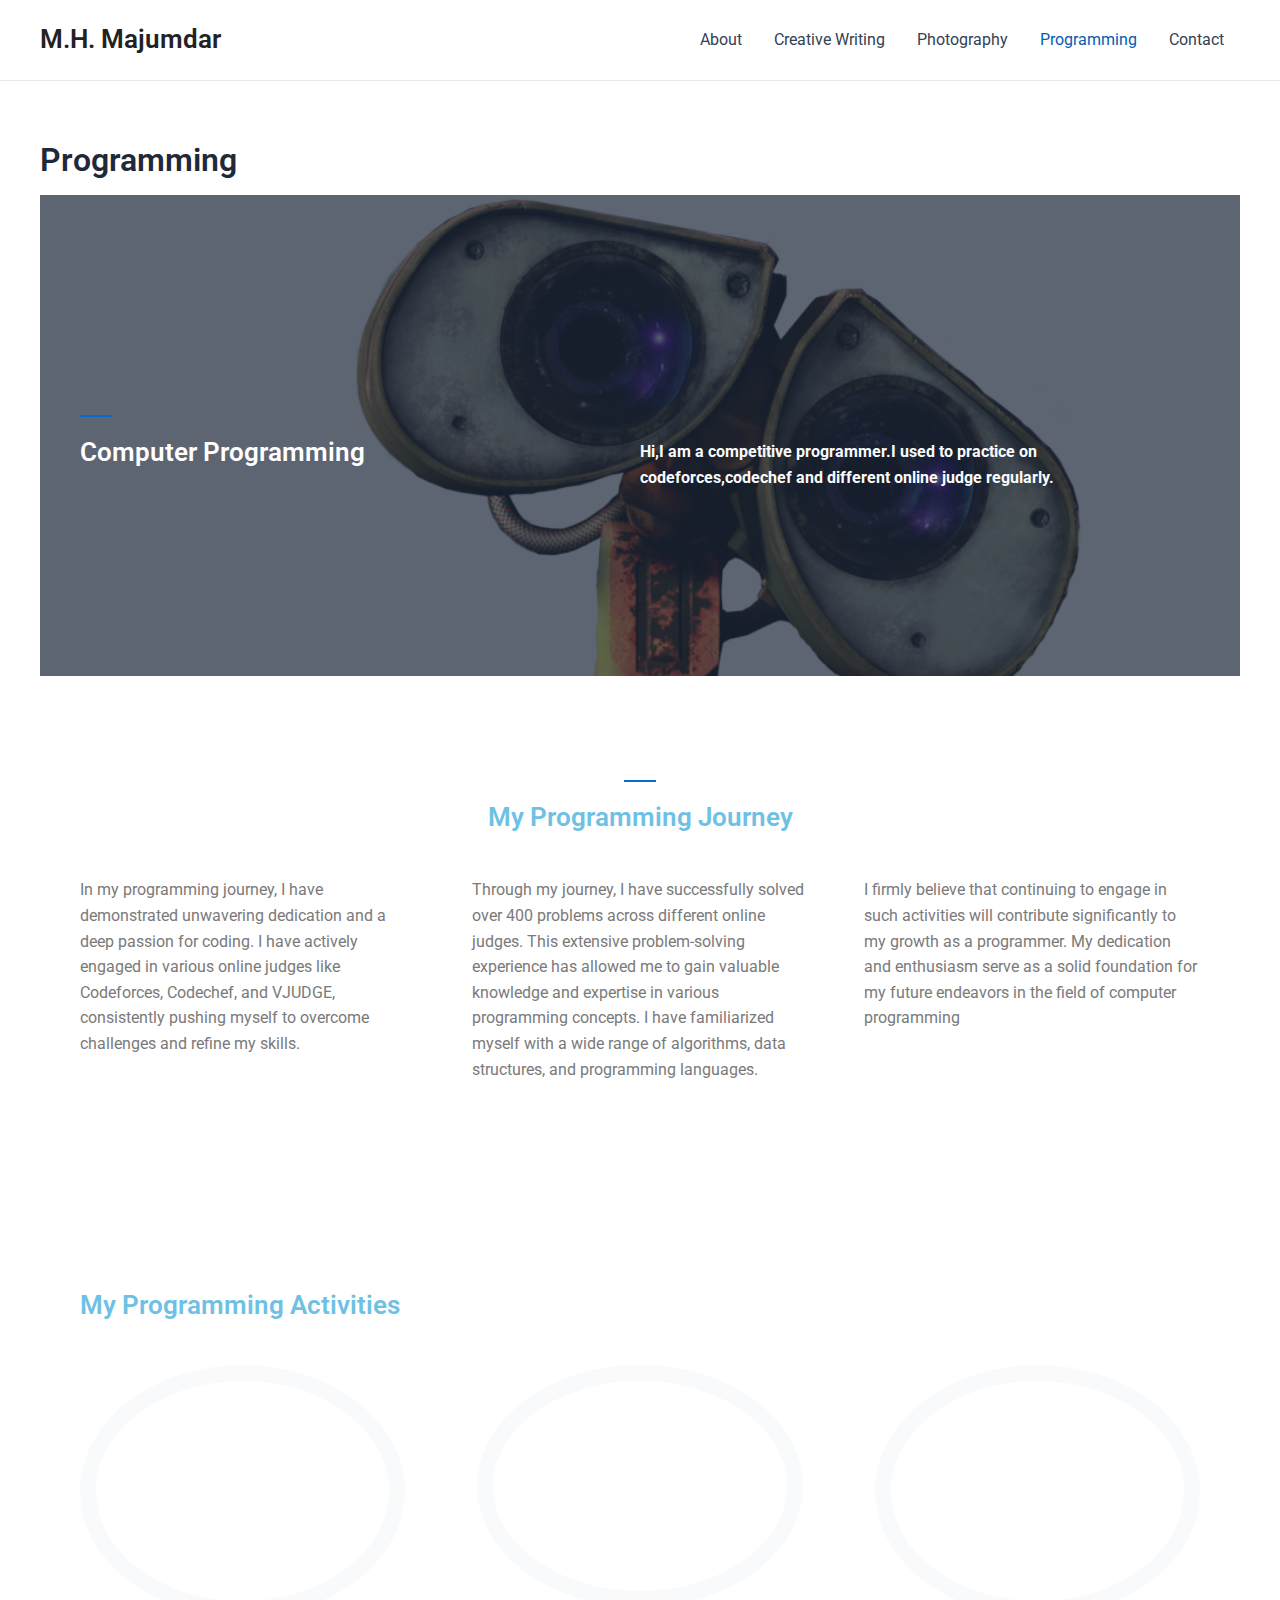
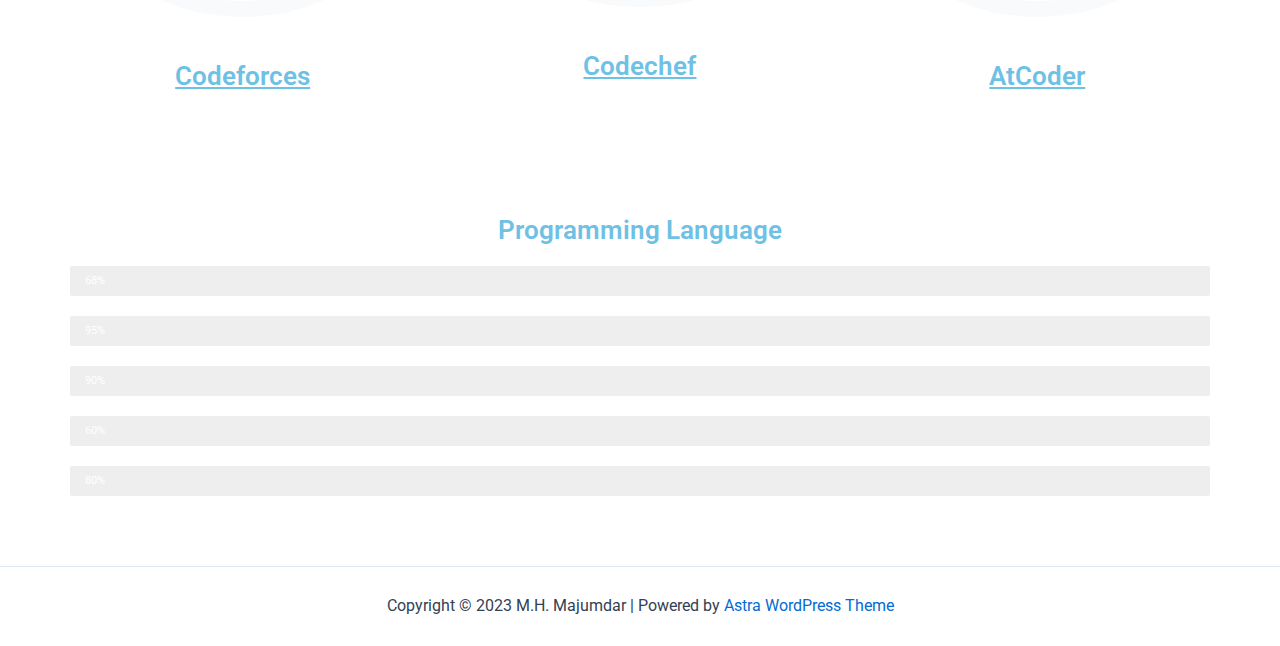
<file: index0735.html>
<HTML>
<!-- Created by HTTrack Website Copier/3.49-2 [XR&CO'2014] -->

<!-- Mirrored from localhost/website/?p=18 by HTTrack Website Copier/3.x [XR&CO'2014], Fri, 07 Jul 2023 12:58:27 GMT -->
<!-- Added by HTTrack --><meta http-equiv="content-type" content="text/html;charset=UTF-8" /><!-- /Added by HTTrack -->
<HEAD>
<META HTTP-EQUIV="Content-Type" CONTENT="text/html;charset=UTF-8"><META HTTP-EQUIV="Refresh" CONTENT="0; URL=index1469.html?page_id=18"><TITLE>Page has moved</TITLE>
</HEAD>
<BODY>
<A HREF="index1469.html?page_id=18"><h3>Click here...</h3></A>
</BODY>
<!-- Created by HTTrack Website Copier/3.49-2 [XR&CO'2014] -->

<!-- Mirrored from localhost/website/?p=18 by HTTrack Website Copier/3.x [XR&CO'2014], Fri, 07 Jul 2023 12:58:27 GMT -->
</HTML>
</file>
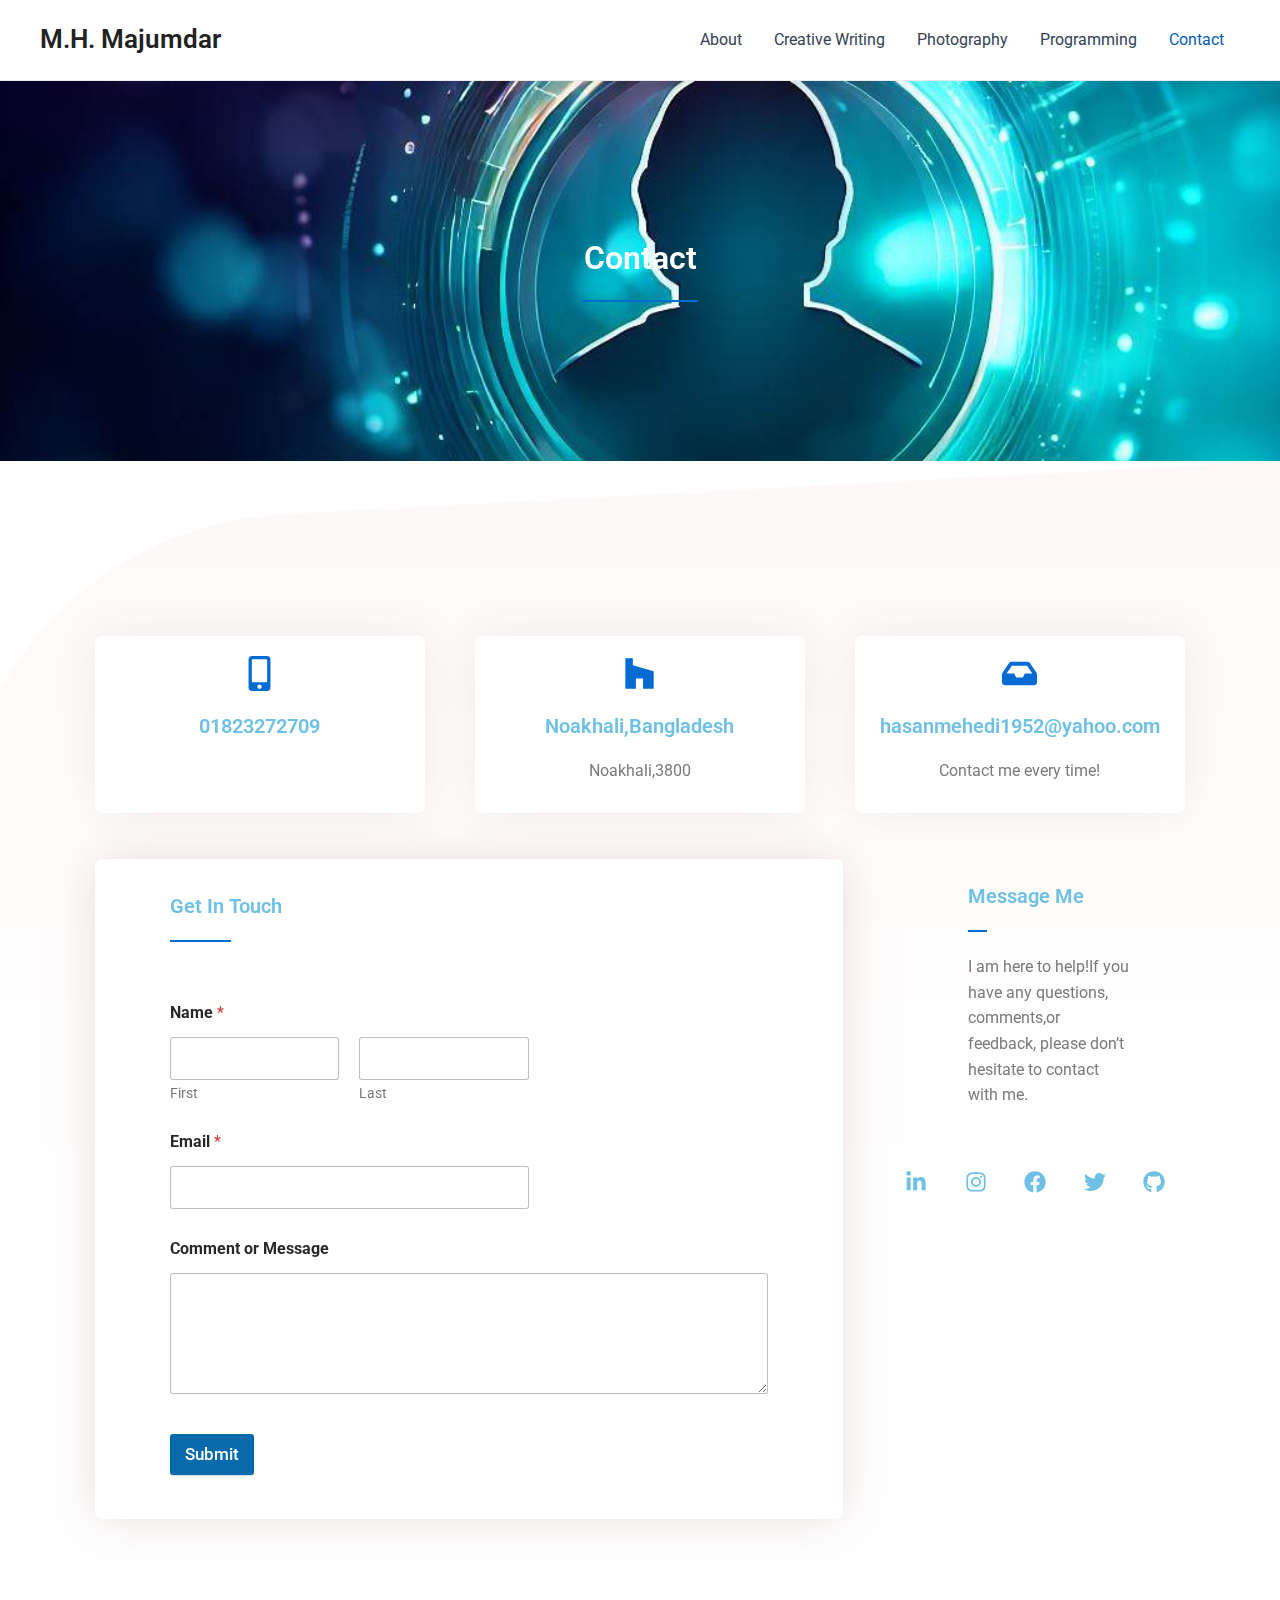
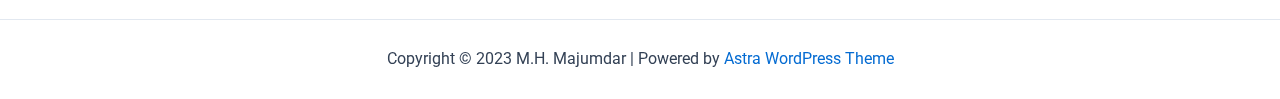
<file: index0d2a.html>
<!DOCTYPE html>
<html lang="en-US">

<!-- Mirrored from localhost/website/?page_id=20 by HTTrack Website Copier/3.x [XR&CO'2014], Fri, 07 Jul 2023 12:50:18 GMT -->
<!-- Added by HTTrack --><meta http-equiv="content-type" content="text/html;charset=UTF-8" /><!-- /Added by HTTrack -->
<head>
<meta charset="UTF-8">
<meta name="viewport" content="width=device-width, initial-scale=1">
	 <link rel="profile" href="https://gmpg.org/xfn/11"> 
	 <title>Contact &#8211; M.H. Majumdar</title>
<meta name='robots' content='max-image-preview:large' />
<link rel="alternate" type="application/rss+xml" title="M.H. Majumdar &raquo; Feed" href="indexd784.html?feed=rss2" />
<link rel="alternate" type="application/rss+xml" title="M.H. Majumdar &raquo; Comments Feed" href="indexa6da.html?feed=comments-rss2" />
<script>
window._wpemojiSettings = {"baseUrl":"https:\/\/s.w.org\/images\/core\/emoji\/14.0.0\/72x72\/","ext":".png","svgUrl":"https:\/\/s.w.org\/images\/core\/emoji\/14.0.0\/svg\/","svgExt":".svg","source":{"concatemoji":"http:\/\/localhost\/website\/wp-includes\/js\/wp-emoji-release.min.js?ver=6.2.2"}};
/*! This file is auto-generated */
!function(e,a,t){var n,r,o,i=a.createElement("canvas"),p=i.getContext&&i.getContext("2d");function s(e,t){p.clearRect(0,0,i.width,i.height),p.fillText(e,0,0);e=i.toDataURL();return p.clearRect(0,0,i.width,i.height),p.fillText(t,0,0),e===i.toDataURL()}function c(e){var t=a.createElement("script");t.src=e,t.defer=t.type="text/javascript",a.getElementsByTagName("head")[0].appendChild(t)}for(o=Array("flag","emoji"),t.supports={everything:!0,everythingExceptFlag:!0},r=0;r<o.length;r++)t.supports[o[r]]=function(e){if(p&&p.fillText)switch(p.textBaseline="top",p.font="600 32px Arial",e){case"flag":return s("\ud83c\udff3\ufe0f\u200d\u26a7\ufe0f","\ud83c\udff3\ufe0f\u200b\u26a7\ufe0f")?!1:!s("\ud83c\uddfa\ud83c\uddf3","\ud83c\uddfa\u200b\ud83c\uddf3")&&!s("\ud83c\udff4\udb40\udc67\udb40\udc62\udb40\udc65\udb40\udc6e\udb40\udc67\udb40\udc7f","\ud83c\udff4\u200b\udb40\udc67\u200b\udb40\udc62\u200b\udb40\udc65\u200b\udb40\udc6e\u200b\udb40\udc67\u200b\udb40\udc7f");case"emoji":return!s("\ud83e\udef1\ud83c\udffb\u200d\ud83e\udef2\ud83c\udfff","\ud83e\udef1\ud83c\udffb\u200b\ud83e\udef2\ud83c\udfff")}return!1}(o[r]),t.supports.everything=t.supports.everything&&t.supports[o[r]],"flag"!==o[r]&&(t.supports.everythingExceptFlag=t.supports.everythingExceptFlag&&t.supports[o[r]]);t.supports.everythingExceptFlag=t.supports.everythingExceptFlag&&!t.supports.flag,t.DOMReady=!1,t.readyCallback=function(){t.DOMReady=!0},t.supports.everything||(n=function(){t.readyCallback()},a.addEventListener?(a.addEventListener("DOMContentLoaded",n,!1),e.addEventListener("load",n,!1)):(e.attachEvent("onload",n),a.attachEvent("onreadystatechange",function(){"complete"===a.readyState&&t.readyCallback()})),(e=t.source||{}).concatemoji?c(e.concatemoji):e.wpemoji&&e.twemoji&&(c(e.twemoji),c(e.wpemoji)))}(window,document,window._wpemojiSettings);
</script>
<style>
img.wp-smiley,
img.emoji {
	display: inline !important;
	border: none !important;
	box-shadow: none !important;
	height: 1em !important;
	width: 1em !important;
	margin: 0 0.07em !important;
	vertical-align: -0.1em !important;
	background: none !important;
	padding: 0 !important;
}
</style>
	<link rel='stylesheet' id='astra-theme-css-css' href='wp-content/themes/astra/assets/css/minified/main.min31a4.css?ver=4.1.5' media='all' />
<style id='astra-theme-css-inline-css'>
:root{--ast-container-default-xlg-padding:3em;--ast-container-default-lg-padding:3em;--ast-container-default-slg-padding:2em;--ast-container-default-md-padding:3em;--ast-container-default-sm-padding:3em;--ast-container-default-xs-padding:2.4em;--ast-container-default-xxs-padding:1.8em;--ast-code-block-background:#ECEFF3;--ast-comment-inputs-background:#F9FAFB;}html{font-size:100%;}a{color:var(--ast-global-color-0);}a:hover,a:focus{color:var(--ast-global-color-1);}body,button,input,select,textarea,.ast-button,.ast-custom-button{font-family:-apple-system,BlinkMacSystemFont,Segoe UI,Roboto,Oxygen-Sans,Ubuntu,Cantarell,Helvetica Neue,sans-serif;font-weight:400;font-size:16px;font-size:1rem;line-height:1.6em;}blockquote{color:var(--ast-global-color-3);}h1,.entry-content h1,h2,.entry-content h2,h3,.entry-content h3,h4,.entry-content h4,h5,.entry-content h5,h6,.entry-content h6,.site-title,.site-title a{font-weight:600;}.site-title{font-size:26px;font-size:1.625rem;display:block;}.site-header .site-description{font-size:15px;font-size:0.9375rem;display:none;}.entry-title{font-size:26px;font-size:1.625rem;}h1,.entry-content h1{font-size:40px;font-size:2.5rem;font-weight:600;line-height:1.4em;}h2,.entry-content h2{font-size:32px;font-size:2rem;font-weight:600;line-height:1.25em;}h3,.entry-content h3{font-size:26px;font-size:1.625rem;font-weight:600;line-height:1.2em;}h4,.entry-content h4{font-size:24px;font-size:1.5rem;line-height:1.2em;font-weight:600;}h5,.entry-content h5{font-size:20px;font-size:1.25rem;line-height:1.2em;font-weight:600;}h6,.entry-content h6{font-size:16px;font-size:1rem;line-height:1.25em;font-weight:600;}::selection{background-color:var(--ast-global-color-0);color:#ffffff;}body,h1,.entry-title a,.entry-content h1,h2,.entry-content h2,h3,.entry-content h3,h4,.entry-content h4,h5,.entry-content h5,h6,.entry-content h6{color:var(--ast-global-color-3);}.tagcloud a:hover,.tagcloud a:focus,.tagcloud a.current-item{color:#ffffff;border-color:var(--ast-global-color-0);background-color:var(--ast-global-color-0);}input:focus,input[type="text"]:focus,input[type="email"]:focus,input[type="url"]:focus,input[type="password"]:focus,input[type="reset"]:focus,input[type="search"]:focus,textarea:focus{border-color:var(--ast-global-color-0);}input[type="radio"]:checked,input[type=reset],input[type="checkbox"]:checked,input[type="checkbox"]:hover:checked,input[type="checkbox"]:focus:checked,input[type=range]::-webkit-slider-thumb{border-color:var(--ast-global-color-0);background-color:var(--ast-global-color-0);box-shadow:none;}.site-footer a:hover + .post-count,.site-footer a:focus + .post-count{background:var(--ast-global-color-0);border-color:var(--ast-global-color-0);}.single .nav-links .nav-previous,.single .nav-links .nav-next{color:var(--ast-global-color-0);}.entry-meta,.entry-meta *{line-height:1.45;color:var(--ast-global-color-0);}.entry-meta a:hover,.entry-meta a:hover *,.entry-meta a:focus,.entry-meta a:focus *,.page-links > .page-link,.page-links .page-link:hover,.post-navigation a:hover{color:var(--ast-global-color-1);}#cat option,.secondary .calendar_wrap thead a,.secondary .calendar_wrap thead a:visited{color:var(--ast-global-color-0);}.secondary .calendar_wrap #today,.ast-progress-val span{background:var(--ast-global-color-0);}.secondary a:hover + .post-count,.secondary a:focus + .post-count{background:var(--ast-global-color-0);border-color:var(--ast-global-color-0);}.calendar_wrap #today > a{color:#ffffff;}.page-links .page-link,.single .post-navigation a{color:var(--ast-global-color-0);}.ast-archive-title{color:var(--ast-global-color-2);}.widget-title{font-size:22px;font-size:1.375rem;color:var(--ast-global-color-2);}.ast-single-post .entry-content a,.ast-comment-content a:not(.ast-comment-edit-reply-wrap a){text-decoration:underline;}.ast-single-post .wp-block-button .wp-block-button__link,.ast-single-post .elementor-button-wrapper .elementor-button,.ast-single-post .entry-content .uagb-tab a,.ast-single-post .entry-content .uagb-ifb-cta a,.ast-single-post .entry-content .wp-block-uagb-buttons a,.ast-single-post .entry-content .uabb-module-content a,.ast-single-post .entry-content .uagb-post-grid a,.ast-single-post .entry-content .uagb-timeline a,.ast-single-post .entry-content .uagb-toc__wrap a,.ast-single-post .entry-content .uagb-taxomony-box a,.ast-single-post .entry-content .woocommerce a,.entry-content .wp-block-latest-posts > li > a,.ast-single-post .entry-content .wp-block-file__button{text-decoration:none;}a:focus-visible,.ast-menu-toggle:focus-visible,.site .skip-link:focus-visible,.wp-block-loginout input:focus-visible,.wp-block-search.wp-block-search__button-inside .wp-block-search__inside-wrapper,.ast-header-navigation-arrow:focus-visible{outline-style:dotted;outline-color:inherit;outline-width:thin;border-color:transparent;}input:focus,input[type="text"]:focus,input[type="email"]:focus,input[type="url"]:focus,input[type="password"]:focus,input[type="reset"]:focus,input[type="search"]:focus,textarea:focus,.wp-block-search__input:focus,[data-section="section-header-mobile-trigger"] .ast-button-wrap .ast-mobile-menu-trigger-minimal:focus,.ast-mobile-popup-drawer.active .menu-toggle-close:focus,.woocommerce-ordering select.orderby:focus,#ast-scroll-top:focus,.woocommerce a.add_to_cart_button:focus,.woocommerce .button.single_add_to_cart_button:focus{border-style:dotted;border-color:inherit;border-width:thin;outline-color:transparent;}.ast-logo-title-inline .site-logo-img{padding-right:1em;}.ast-page-builder-template .hentry {margin: 0;}.ast-page-builder-template .site-content > .ast-container {max-width: 100%;padding: 0;}.ast-page-builder-template .site-content #primary {padding: 0;margin: 0;}.ast-page-builder-template .no-results {text-align: center;margin: 4em auto;}.ast-page-builder-template .ast-pagination {padding: 2em;}.ast-page-builder-template .entry-header.ast-no-title.ast-no-thumbnail {margin-top: 0;}.ast-page-builder-template .entry-header.ast-header-without-markup {margin-top: 0;margin-bottom: 0;}.ast-page-builder-template .entry-header.ast-no-title.ast-no-meta {margin-bottom: 0;}.ast-page-builder-template.single .post-navigation {padding-bottom: 2em;}.ast-page-builder-template.single-post .site-content > .ast-container {max-width: 100%;}.ast-page-builder-template .entry-header {margin-top: 2em;margin-left: auto;margin-right: auto;}.ast-page-builder-template .ast-archive-description {margin: 2em auto 0;padding-left: 20px;padding-right: 20px;}.ast-page-builder-template .ast-row {margin-left: 0;margin-right: 0;}.single.ast-page-builder-template .entry-header + .entry-content {margin-bottom: 2em;}@media(min-width: 921px) {.ast-page-builder-template.archive.ast-right-sidebar .ast-row article,.ast-page-builder-template.archive.ast-left-sidebar .ast-row article {padding-left: 0;padding-right: 0;}}@media (max-width:921px){#ast-desktop-header{display:none;}}@media (min-width:921px){#ast-mobile-header{display:none;}}.wp-block-buttons.aligncenter{justify-content:center;}@media (max-width:921px){.ast-theme-transparent-header #primary,.ast-theme-transparent-header #secondary{padding:0;}}@media (max-width:921px){.ast-plain-container.ast-no-sidebar #primary{padding:0;}}.ast-plain-container.ast-no-sidebar #primary{margin-top:0;margin-bottom:0;}.wp-block-button.is-style-outline .wp-block-button__link{border-color:var(--ast-global-color-0);}div.wp-block-button.is-style-outline > .wp-block-button__link:not(.has-text-color),div.wp-block-button.wp-block-button__link.is-style-outline:not(.has-text-color){color:var(--ast-global-color-0);}.wp-block-button.is-style-outline .wp-block-button__link:hover,div.wp-block-button.is-style-outline .wp-block-button__link:focus,div.wp-block-button.is-style-outline > .wp-block-button__link:not(.has-text-color):hover,div.wp-block-button.wp-block-button__link.is-style-outline:not(.has-text-color):hover{color:#ffffff;background-color:var(--ast-global-color-1);border-color:var(--ast-global-color-1);}.post-page-numbers.current .page-link,.ast-pagination .page-numbers.current{color:#ffffff;border-color:var(--ast-global-color-0);background-color:var(--ast-global-color-0);border-radius:2px;}h1.widget-title{font-weight:600;}h2.widget-title{font-weight:600;}h3.widget-title{font-weight:600;}#page{display:flex;flex-direction:column;min-height:100vh;}.ast-404-layout-1 h1.page-title{color:var(--ast-global-color-2);}.single .post-navigation a{line-height:1em;height:inherit;}.error-404 .page-sub-title{font-size:1.5rem;font-weight:inherit;}.search .site-content .content-area .search-form{margin-bottom:0;}#page .site-content{flex-grow:1;}.widget{margin-bottom:3.5em;}#secondary li{line-height:1.5em;}#secondary .wp-block-group h2{margin-bottom:0.7em;}#secondary h2{font-size:1.7rem;}.ast-separate-container .ast-article-post,.ast-separate-container .ast-article-single,.ast-separate-container .ast-comment-list li.depth-1,.ast-separate-container .comment-respond{padding:3em;}.ast-separate-container .ast-comment-list li.depth-1,.hentry{margin-bottom:2em;}.ast-separate-container .ast-archive-description,.ast-separate-container .ast-author-box{background-color:var(--ast-global-color-5);border-bottom:1px solid var(--ast-border-color);}.ast-separate-container .comments-title{padding:2em 2em 0 2em;}.ast-page-builder-template .comment-form-textarea,.ast-comment-formwrap .ast-grid-common-col{padding:0;}.ast-comment-formwrap{padding:0 20px;display:inline-flex;column-gap:20px;}.archive.ast-page-builder-template .entry-header{margin-top:2em;}.ast-page-builder-template .ast-comment-formwrap{width:100%;}.entry-title{margin-bottom:0.5em;}.ast-archive-description p{font-size:inherit;font-weight:inherit;line-height:inherit;}@media (min-width:921px){.ast-left-sidebar.ast-page-builder-template #secondary,.archive.ast-right-sidebar.ast-page-builder-template .site-main{padding-left:20px;padding-right:20px;}}@media (max-width:544px){.ast-comment-formwrap.ast-row{column-gap:10px;display:inline-block;}#ast-commentform .ast-grid-common-col{position:relative;width:100%;}}@media (min-width:1201px){.ast-separate-container .ast-article-post,.ast-separate-container .ast-article-single,.ast-separate-container .ast-author-box,.ast-separate-container .ast-404-layout-1,.ast-separate-container .no-results{padding:3em;}}@media (max-width:921px){.ast-separate-container #primary,.ast-separate-container #secondary{padding:1.5em 0;}#primary,#secondary{padding:1.5em 0;margin:0;}.ast-left-sidebar #content > .ast-container{display:flex;flex-direction:column-reverse;width:100%;}}@media (min-width:922px){.ast-separate-container.ast-right-sidebar #primary,.ast-separate-container.ast-left-sidebar #primary{border:0;}.search-no-results.ast-separate-container #primary{margin-bottom:4em;}}.wp-block-button .wp-block-button__link{color:#ffffff;}.wp-block-button .wp-block-button__link:hover,.wp-block-button .wp-block-button__link:focus{color:#ffffff;background-color:var(--ast-global-color-1);border-color:var(--ast-global-color-1);}.elementor-widget-heading h1.elementor-heading-title{line-height:1.4em;}.elementor-widget-heading h2.elementor-heading-title{line-height:1.25em;}.elementor-widget-heading h3.elementor-heading-title{line-height:1.2em;}.elementor-widget-heading h4.elementor-heading-title{line-height:1.2em;}.elementor-widget-heading h5.elementor-heading-title{line-height:1.2em;}.elementor-widget-heading h6.elementor-heading-title{line-height:1.25em;}.wp-block-button .wp-block-button__link,.wp-block-search .wp-block-search__button,body .wp-block-file .wp-block-file__button{border-color:var(--ast-global-color-0);background-color:var(--ast-global-color-0);color:#ffffff;font-family:inherit;font-weight:500;line-height:1em;font-size:16px;font-size:1rem;padding-top:15px;padding-right:30px;padding-bottom:15px;padding-left:30px;}@media (max-width:921px){.wp-block-button .wp-block-button__link,.wp-block-search .wp-block-search__button,body .wp-block-file .wp-block-file__button{padding-top:14px;padding-right:28px;padding-bottom:14px;padding-left:28px;}}@media (max-width:544px){.wp-block-button .wp-block-button__link,.wp-block-search .wp-block-search__button,body .wp-block-file .wp-block-file__button{padding-top:12px;padding-right:24px;padding-bottom:12px;padding-left:24px;}}.menu-toggle,button,.ast-button,.ast-custom-button,.button,input#submit,input[type="button"],input[type="submit"],input[type="reset"],form[CLASS*="wp-block-search__"].wp-block-search .wp-block-search__inside-wrapper .wp-block-search__button,body .wp-block-file .wp-block-file__button,.search .search-submit,.woocommerce a.button,.woocommerce button.button,.woocommerce .woocommerce-message a.button,.woocommerce #respond input#submit.alt,.woocommerce input.button.alt,.woocommerce input.button,.woocommerce input.button:disabled,.woocommerce input.button:disabled[disabled],.woocommerce input.button:disabled:hover,.woocommerce input.button:disabled[disabled]:hover,.woocommerce #respond input#submit,.woocommerce button.button.alt.disabled,.wc-block-grid__products .wc-block-grid__product .wp-block-button__link,.wc-block-grid__product-onsale,[CLASS*="wc-block"] button,.woocommerce-js .astra-cart-drawer .astra-cart-drawer-content .woocommerce-mini-cart__buttons .button:not(.checkout):not(.ast-continue-shopping),.woocommerce-js .astra-cart-drawer .astra-cart-drawer-content .woocommerce-mini-cart__buttons a.checkout,.woocommerce button.button.alt.disabled.wc-variation-selection-needed{border-style:solid;border-top-width:0;border-right-width:0;border-left-width:0;border-bottom-width:0;color:#ffffff;border-color:var(--ast-global-color-0);background-color:var(--ast-global-color-0);padding-top:15px;padding-right:30px;padding-bottom:15px;padding-left:30px;font-family:inherit;font-weight:500;font-size:16px;font-size:1rem;line-height:1em;}button:focus,.menu-toggle:hover,button:hover,.ast-button:hover,.ast-custom-button:hover .button:hover,.ast-custom-button:hover ,input[type=reset]:hover,input[type=reset]:focus,input#submit:hover,input#submit:focus,input[type="button"]:hover,input[type="button"]:focus,input[type="submit"]:hover,input[type="submit"]:focus,form[CLASS*="wp-block-search__"].wp-block-search .wp-block-search__inside-wrapper .wp-block-search__button:hover,form[CLASS*="wp-block-search__"].wp-block-search .wp-block-search__inside-wrapper .wp-block-search__button:focus,body .wp-block-file .wp-block-file__button:hover,body .wp-block-file .wp-block-file__button:focus,.woocommerce a.button:hover,.woocommerce button.button:hover,.woocommerce .woocommerce-message a.button:hover,.woocommerce #respond input#submit:hover,.woocommerce #respond input#submit.alt:hover,.woocommerce input.button.alt:hover,.woocommerce input.button:hover,.woocommerce button.button.alt.disabled:hover,.wc-block-grid__products .wc-block-grid__product .wp-block-button__link:hover,[CLASS*="wc-block"] button:hover,.woocommerce-js .astra-cart-drawer .astra-cart-drawer-content .woocommerce-mini-cart__buttons .button:not(.checkout):not(.ast-continue-shopping):hover,.woocommerce-js .astra-cart-drawer .astra-cart-drawer-content .woocommerce-mini-cart__buttons a.checkout:hover,.woocommerce button.button.alt.disabled.wc-variation-selection-needed:hover{color:#ffffff;background-color:var(--ast-global-color-1);border-color:var(--ast-global-color-1);}form[CLASS*="wp-block-search__"].wp-block-search .wp-block-search__inside-wrapper .wp-block-search__button.has-icon{padding-top:calc(15px - 3px);padding-right:calc(30px - 3px);padding-bottom:calc(15px - 3px);padding-left:calc(30px - 3px);}@media (max-width:921px){.menu-toggle,button,.ast-button,.ast-custom-button,.button,input#submit,input[type="button"],input[type="submit"],input[type="reset"],form[CLASS*="wp-block-search__"].wp-block-search .wp-block-search__inside-wrapper .wp-block-search__button,body .wp-block-file .wp-block-file__button,.search .search-submit,.woocommerce a.button,.woocommerce button.button,.woocommerce .woocommerce-message a.button,.woocommerce #respond input#submit.alt,.woocommerce input.button.alt,.woocommerce input.button,.woocommerce input.button:disabled,.woocommerce input.button:disabled[disabled],.woocommerce input.button:disabled:hover,.woocommerce input.button:disabled[disabled]:hover,.woocommerce #respond input#submit,.woocommerce button.button.alt.disabled,.wc-block-grid__products .wc-block-grid__product .wp-block-button__link,.wc-block-grid__product-onsale,[CLASS*="wc-block"] button,.woocommerce-js .astra-cart-drawer .astra-cart-drawer-content .woocommerce-mini-cart__buttons .button:not(.checkout):not(.ast-continue-shopping),.woocommerce-js .astra-cart-drawer .astra-cart-drawer-content .woocommerce-mini-cart__buttons a.checkout,.woocommerce button.button.alt.disabled.wc-variation-selection-needed{padding-top:14px;padding-right:28px;padding-bottom:14px;padding-left:28px;}}@media (max-width:544px){.menu-toggle,button,.ast-button,.ast-custom-button,.button,input#submit,input[type="button"],input[type="submit"],input[type="reset"],form[CLASS*="wp-block-search__"].wp-block-search .wp-block-search__inside-wrapper .wp-block-search__button,body .wp-block-file .wp-block-file__button,.search .search-submit,.woocommerce a.button,.woocommerce button.button,.woocommerce .woocommerce-message a.button,.woocommerce #respond input#submit.alt,.woocommerce input.button.alt,.woocommerce input.button,.woocommerce input.button:disabled,.woocommerce input.button:disabled[disabled],.woocommerce input.button:disabled:hover,.woocommerce input.button:disabled[disabled]:hover,.woocommerce #respond input#submit,.woocommerce button.button.alt.disabled,.wc-block-grid__products .wc-block-grid__product .wp-block-button__link,.wc-block-grid__product-onsale,[CLASS*="wc-block"] button,.woocommerce-js .astra-cart-drawer .astra-cart-drawer-content .woocommerce-mini-cart__buttons .button:not(.checkout):not(.ast-continue-shopping),.woocommerce-js .astra-cart-drawer .astra-cart-drawer-content .woocommerce-mini-cart__buttons a.checkout,.woocommerce button.button.alt.disabled.wc-variation-selection-needed{padding-top:12px;padding-right:24px;padding-bottom:12px;padding-left:24px;}}@media (max-width:921px){.ast-mobile-header-stack .main-header-bar .ast-search-menu-icon{display:inline-block;}.ast-header-break-point.ast-header-custom-item-outside .ast-mobile-header-stack .main-header-bar .ast-search-icon{margin:0;}.ast-comment-avatar-wrap img{max-width:2.5em;}.ast-separate-container .ast-comment-list li.depth-1{padding:1.5em 2.14em;}.ast-separate-container .comment-respond{padding:2em 2.14em;}.ast-comment-meta{padding:0 1.8888em 1.3333em;}}@media (min-width:544px){.ast-container{max-width:100%;}}@media (max-width:544px){.ast-separate-container .ast-article-post,.ast-separate-container .ast-article-single,.ast-separate-container .comments-title,.ast-separate-container .ast-archive-description{padding:1.5em 1em;}.ast-separate-container #content .ast-container{padding-left:0.54em;padding-right:0.54em;}.ast-separate-container .ast-comment-list li.depth-1{padding:1.5em 1em;margin-bottom:1.5em;}.ast-separate-container .ast-comment-list .bypostauthor{padding:.5em;}.ast-search-menu-icon.ast-dropdown-active .search-field{width:170px;}}.ast-separate-container{background-color:var(--ast-global-color-4);;}@media (max-width:921px){.site-title{display:block;}.site-header .site-description{display:none;}.entry-title{font-size:30px;}h1,.entry-content h1{font-size:30px;}h2,.entry-content h2{font-size:25px;}h3,.entry-content h3{font-size:20px;}}@media (max-width:544px){.site-title{display:block;}.site-header .site-description{display:none;}.entry-title{font-size:30px;}h1,.entry-content h1{font-size:30px;}h2,.entry-content h2{font-size:25px;}h3,.entry-content h3{font-size:20px;}}@media (max-width:921px){html{font-size:91.2%;}}@media (max-width:544px){html{font-size:91.2%;}}@media (min-width:922px){.ast-container{max-width:1240px;}}@media (min-width:922px){.site-content .ast-container{display:flex;}}@media (max-width:921px){.site-content .ast-container{flex-direction:column;}}@media (min-width:922px){.main-header-menu .sub-menu .menu-item.ast-left-align-sub-menu:hover > .sub-menu,.main-header-menu .sub-menu .menu-item.ast-left-align-sub-menu.focus > .sub-menu{margin-left:-0px;}}blockquote,cite {font-style: initial;}.wp-block-file {display: flex;align-items: center;flex-wrap: wrap;justify-content: space-between;}.wp-block-pullquote {border: none;}.wp-block-pullquote blockquote::before {content: "\201D";font-family: "Helvetica",sans-serif;display: flex;transform: rotate( 180deg );font-size: 6rem;font-style: normal;line-height: 1;font-weight: bold;align-items: center;justify-content: center;}.has-text-align-right > blockquote::before {justify-content: flex-start;}.has-text-align-left > blockquote::before {justify-content: flex-end;}figure.wp-block-pullquote.is-style-solid-color blockquote {max-width: 100%;text-align: inherit;}html body {--wp--custom--ast-default-block-top-padding: 3em;--wp--custom--ast-default-block-right-padding: 3em;--wp--custom--ast-default-block-bottom-padding: 3em;--wp--custom--ast-default-block-left-padding: 3em;--wp--custom--ast-container-width: 1200px;--wp--custom--ast-content-width-size: 1200px;--wp--custom--ast-wide-width-size: calc(1200px + var(--wp--custom--ast-default-block-left-padding) + var(--wp--custom--ast-default-block-right-padding));}.ast-narrow-container {--wp--custom--ast-content-width-size: 750px;--wp--custom--ast-wide-width-size: 750px;}@media(max-width: 921px) {html body {--wp--custom--ast-default-block-top-padding: 3em;--wp--custom--ast-default-block-right-padding: 2em;--wp--custom--ast-default-block-bottom-padding: 3em;--wp--custom--ast-default-block-left-padding: 2em;}}@media(max-width: 544px) {html body {--wp--custom--ast-default-block-top-padding: 3em;--wp--custom--ast-default-block-right-padding: 1.5em;--wp--custom--ast-default-block-bottom-padding: 3em;--wp--custom--ast-default-block-left-padding: 1.5em;}}.entry-content > .wp-block-group,.entry-content > .wp-block-cover,.entry-content > .wp-block-columns {padding-top: var(--wp--custom--ast-default-block-top-padding);padding-right: var(--wp--custom--ast-default-block-right-padding);padding-bottom: var(--wp--custom--ast-default-block-bottom-padding);padding-left: var(--wp--custom--ast-default-block-left-padding);}.ast-plain-container.ast-no-sidebar .entry-content > .alignfull,.ast-page-builder-template .ast-no-sidebar .entry-content > .alignfull {margin-left: calc( -50vw + 50%);margin-right: calc( -50vw + 50%);max-width: 100vw;width: 100vw;}.ast-plain-container.ast-no-sidebar .entry-content .alignfull .alignfull,.ast-page-builder-template.ast-no-sidebar .entry-content .alignfull .alignfull,.ast-plain-container.ast-no-sidebar .entry-content .alignfull .alignwide,.ast-page-builder-template.ast-no-sidebar .entry-content .alignfull .alignwide,.ast-plain-container.ast-no-sidebar .entry-content .alignwide .alignfull,.ast-page-builder-template.ast-no-sidebar .entry-content .alignwide .alignfull,.ast-plain-container.ast-no-sidebar .entry-content .alignwide .alignwide,.ast-page-builder-template.ast-no-sidebar .entry-content .alignwide .alignwide,.ast-plain-container.ast-no-sidebar .entry-content .wp-block-column .alignfull,.ast-page-builder-template.ast-no-sidebar .entry-content .wp-block-column .alignfull,.ast-plain-container.ast-no-sidebar .entry-content .wp-block-column .alignwide,.ast-page-builder-template.ast-no-sidebar .entry-content .wp-block-column .alignwide {margin-left: auto;margin-right: auto;width: 100%;}[ast-blocks-layout] .wp-block-separator:not(.is-style-dots) {height: 0;}[ast-blocks-layout] .wp-block-separator {margin: 20px auto;}[ast-blocks-layout] .wp-block-separator:not(.is-style-wide):not(.is-style-dots) {max-width: 100px;}[ast-blocks-layout] .wp-block-separator.has-background {padding: 0;}.entry-content[ast-blocks-layout] > * {max-width: var(--wp--custom--ast-content-width-size);margin-left: auto;margin-right: auto;}.entry-content[ast-blocks-layout] > .alignwide {max-width: var(--wp--custom--ast-wide-width-size);}.entry-content[ast-blocks-layout] .alignfull {max-width: none;}.entry-content .wp-block-columns {margin-bottom: 0;}blockquote {margin: 1.5em;border: none;}.wp-block-quote:not(.has-text-align-right):not(.has-text-align-center) {border-left: 5px solid rgba(0,0,0,0.05);}.has-text-align-right > blockquote,blockquote.has-text-align-right {border-right: 5px solid rgba(0,0,0,0.05);}.has-text-align-left > blockquote,blockquote.has-text-align-left {border-left: 5px solid rgba(0,0,0,0.05);}.wp-block-site-tagline,.wp-block-latest-posts .read-more {margin-top: 15px;}.wp-block-loginout p label {display: block;}.wp-block-loginout p:not(.login-remember):not(.login-submit) input {width: 100%;}.wp-block-loginout input:focus {border-color: transparent;}.wp-block-loginout input:focus {outline: thin dotted;}.entry-content .wp-block-media-text .wp-block-media-text__content {padding: 0 0 0 8%;}.entry-content .wp-block-media-text.has-media-on-the-right .wp-block-media-text__content {padding: 0 8% 0 0;}.entry-content .wp-block-media-text.has-background .wp-block-media-text__content {padding: 8%;}.entry-content .wp-block-cover:not([class*="background-color"]) .wp-block-cover__inner-container,.entry-content .wp-block-cover:not([class*="background-color"]) .wp-block-cover-image-text,.entry-content .wp-block-cover:not([class*="background-color"]) .wp-block-cover-text,.entry-content .wp-block-cover-image:not([class*="background-color"]) .wp-block-cover__inner-container,.entry-content .wp-block-cover-image:not([class*="background-color"]) .wp-block-cover-image-text,.entry-content .wp-block-cover-image:not([class*="background-color"]) .wp-block-cover-text {color: var(--ast-global-color-5);}.wp-block-loginout .login-remember input {width: 1.1rem;height: 1.1rem;margin: 0 5px 4px 0;vertical-align: middle;}.wp-block-latest-posts > li > *:first-child,.wp-block-latest-posts:not(.is-grid) > li:first-child {margin-top: 0;}.wp-block-search__inside-wrapper .wp-block-search__input {padding: 0 10px;color: var(--ast-global-color-3);background: var(--ast-global-color-5);border-color: var(--ast-border-color);}.wp-block-latest-posts .read-more {margin-bottom: 1.5em;}.wp-block-search__no-button .wp-block-search__inside-wrapper .wp-block-search__input {padding-top: 5px;padding-bottom: 5px;}.wp-block-latest-posts .wp-block-latest-posts__post-date,.wp-block-latest-posts .wp-block-latest-posts__post-author {font-size: 1rem;}.wp-block-latest-posts > li > *,.wp-block-latest-posts:not(.is-grid) > li {margin-top: 12px;margin-bottom: 12px;}.ast-page-builder-template .entry-content[ast-blocks-layout] > *,.ast-page-builder-template .entry-content[ast-blocks-layout] > .alignfull > * {max-width: none;}.ast-page-builder-template .entry-content[ast-blocks-layout] > .alignwide > * {max-width: var(--wp--custom--ast-wide-width-size);}.ast-page-builder-template .entry-content[ast-blocks-layout] > .inherit-container-width > *,.ast-page-builder-template .entry-content[ast-blocks-layout] > * > *,.entry-content[ast-blocks-layout] > .wp-block-cover .wp-block-cover__inner-container {max-width: var(--wp--custom--ast-content-width-size);margin-left: auto;margin-right: auto;}.entry-content[ast-blocks-layout] .wp-block-cover:not(.alignleft):not(.alignright) {width: auto;}@media(max-width: 1200px) {.ast-separate-container .entry-content > .alignfull,.ast-separate-container .entry-content[ast-blocks-layout] > .alignwide,.ast-plain-container .entry-content[ast-blocks-layout] > .alignwide,.ast-plain-container .entry-content .alignfull {margin-left: calc(-1 * min(var(--ast-container-default-xlg-padding),20px)) ;margin-right: calc(-1 * min(var(--ast-container-default-xlg-padding),20px));}}@media(min-width: 1201px) {.ast-separate-container .entry-content > .alignfull {margin-left: calc(-1 * var(--ast-container-default-xlg-padding) );margin-right: calc(-1 * var(--ast-container-default-xlg-padding) );}.ast-separate-container .entry-content[ast-blocks-layout] > .alignwide,.ast-plain-container .entry-content[ast-blocks-layout] > .alignwide {margin-left: calc(-1 * var(--wp--custom--ast-default-block-left-padding) );margin-right: calc(-1 * var(--wp--custom--ast-default-block-right-padding) );}}@media(min-width: 921px) {.ast-separate-container .entry-content .wp-block-group.alignwide:not(.inherit-container-width) > :where(:not(.alignleft):not(.alignright)),.ast-plain-container .entry-content .wp-block-group.alignwide:not(.inherit-container-width) > :where(:not(.alignleft):not(.alignright)) {max-width: calc( var(--wp--custom--ast-content-width-size) + 80px );}.ast-plain-container.ast-right-sidebar .entry-content[ast-blocks-layout] .alignfull,.ast-plain-container.ast-left-sidebar .entry-content[ast-blocks-layout] .alignfull {margin-left: -60px;margin-right: -60px;}}@media(min-width: 544px) {.entry-content > .alignleft {margin-right: 20px;}.entry-content > .alignright {margin-left: 20px;}}@media (max-width:544px){.wp-block-columns .wp-block-column:not(:last-child){margin-bottom:20px;}.wp-block-latest-posts{margin:0;}}@media( max-width: 600px ) {.entry-content .wp-block-media-text .wp-block-media-text__content,.entry-content .wp-block-media-text.has-media-on-the-right .wp-block-media-text__content {padding: 8% 0 0;}.entry-content .wp-block-media-text.has-background .wp-block-media-text__content {padding: 8%;}}.ast-separate-container .entry-content .uagb-is-root-container {padding-left: 0;}.ast-page-builder-template .entry-header {padding-left: 0;}@media(min-width: 1201px) {.ast-separate-container .entry-content > .uagb-is-root-container {margin-left: 0;margin-right: 0;}}.ast-narrow-container .site-content .wp-block-uagb-image--align-full .wp-block-uagb-image__figure {max-width: 100%;margin-left: auto;margin-right: auto;}.entry-content ul,.entry-content ol {padding: revert;margin: revert;}:root .has-ast-global-color-0-color{color:var(--ast-global-color-0);}:root .has-ast-global-color-0-background-color{background-color:var(--ast-global-color-0);}:root .wp-block-button .has-ast-global-color-0-color{color:var(--ast-global-color-0);}:root .wp-block-button .has-ast-global-color-0-background-color{background-color:var(--ast-global-color-0);}:root .has-ast-global-color-1-color{color:var(--ast-global-color-1);}:root .has-ast-global-color-1-background-color{background-color:var(--ast-global-color-1);}:root .wp-block-button .has-ast-global-color-1-color{color:var(--ast-global-color-1);}:root .wp-block-button .has-ast-global-color-1-background-color{background-color:var(--ast-global-color-1);}:root .has-ast-global-color-2-color{color:var(--ast-global-color-2);}:root .has-ast-global-color-2-background-color{background-color:var(--ast-global-color-2);}:root .wp-block-button .has-ast-global-color-2-color{color:var(--ast-global-color-2);}:root .wp-block-button .has-ast-global-color-2-background-color{background-color:var(--ast-global-color-2);}:root .has-ast-global-color-3-color{color:var(--ast-global-color-3);}:root .has-ast-global-color-3-background-color{background-color:var(--ast-global-color-3);}:root .wp-block-button .has-ast-global-color-3-color{color:var(--ast-global-color-3);}:root .wp-block-button .has-ast-global-color-3-background-color{background-color:var(--ast-global-color-3);}:root .has-ast-global-color-4-color{color:var(--ast-global-color-4);}:root .has-ast-global-color-4-background-color{background-color:var(--ast-global-color-4);}:root .wp-block-button .has-ast-global-color-4-color{color:var(--ast-global-color-4);}:root .wp-block-button .has-ast-global-color-4-background-color{background-color:var(--ast-global-color-4);}:root .has-ast-global-color-5-color{color:var(--ast-global-color-5);}:root .has-ast-global-color-5-background-color{background-color:var(--ast-global-color-5);}:root .wp-block-button .has-ast-global-color-5-color{color:var(--ast-global-color-5);}:root .wp-block-button .has-ast-global-color-5-background-color{background-color:var(--ast-global-color-5);}:root .has-ast-global-color-6-color{color:var(--ast-global-color-6);}:root .has-ast-global-color-6-background-color{background-color:var(--ast-global-color-6);}:root .wp-block-button .has-ast-global-color-6-color{color:var(--ast-global-color-6);}:root .wp-block-button .has-ast-global-color-6-background-color{background-color:var(--ast-global-color-6);}:root .has-ast-global-color-7-color{color:var(--ast-global-color-7);}:root .has-ast-global-color-7-background-color{background-color:var(--ast-global-color-7);}:root .wp-block-button .has-ast-global-color-7-color{color:var(--ast-global-color-7);}:root .wp-block-button .has-ast-global-color-7-background-color{background-color:var(--ast-global-color-7);}:root .has-ast-global-color-8-color{color:var(--ast-global-color-8);}:root .has-ast-global-color-8-background-color{background-color:var(--ast-global-color-8);}:root .wp-block-button .has-ast-global-color-8-color{color:var(--ast-global-color-8);}:root .wp-block-button .has-ast-global-color-8-background-color{background-color:var(--ast-global-color-8);}:root{--ast-global-color-0:#046bd2;--ast-global-color-1:#045cb4;--ast-global-color-2:#1e293b;--ast-global-color-3:#334155;--ast-global-color-4:#f9fafb;--ast-global-color-5:#FFFFFF;--ast-global-color-6:#e2e8f0;--ast-global-color-7:#cbd5e1;--ast-global-color-8:#94a3b8;}:root {--ast-border-color : var(--ast-global-color-6);}.ast-single-entry-banner {-js-display: flex;display: flex;flex-direction: column;justify-content: center;text-align: center;position: relative;background: #eeeeee;}.ast-single-entry-banner[data-banner-layout="layout-1"] {max-width: 1200px;background: inherit;padding: 20px 0;}.ast-single-entry-banner[data-banner-width-type="custom"] {margin: 0 auto;width: 100%;}.ast-single-entry-banner + .site-content .entry-header {margin-bottom: 0;}header.entry-header .entry-title{font-weight:600;font-size:32px;font-size:2rem;}header.entry-header > *:not(:last-child){margin-bottom:10px;}.ast-archive-entry-banner {-js-display: flex;display: flex;flex-direction: column;justify-content: center;text-align: center;position: relative;background: #eeeeee;}.ast-archive-entry-banner[data-banner-width-type="custom"] {margin: 0 auto;width: 100%;}.ast-archive-entry-banner[data-banner-layout="layout-1"] {background: inherit;padding: 20px 0;text-align: left;}body.archive .ast-archive-description{max-width:1200px;width:100%;text-align:left;padding-top:3em;padding-right:3em;padding-bottom:3em;padding-left:3em;}body.archive .ast-archive-description .ast-archive-title,body.archive .ast-archive-description .ast-archive-title *{font-weight:600;font-size:32px;font-size:2rem;}body.archive .ast-archive-description > *:not(:last-child){margin-bottom:10px;}@media (max-width:921px){body.archive .ast-archive-description{text-align:left;}}@media (max-width:544px){body.archive .ast-archive-description{text-align:left;}}.ast-breadcrumbs .trail-browse,.ast-breadcrumbs .trail-items,.ast-breadcrumbs .trail-items li{display:inline-block;margin:0;padding:0;border:none;background:inherit;text-indent:0;text-decoration:none;}.ast-breadcrumbs .trail-browse{font-size:inherit;font-style:inherit;font-weight:inherit;color:inherit;}.ast-breadcrumbs .trail-items{list-style:none;}.trail-items li::after{padding:0 0.3em;content:"\00bb";}.trail-items li:last-of-type::after{display:none;}h1,.entry-content h1,h2,.entry-content h2,h3,.entry-content h3,h4,.entry-content h4,h5,.entry-content h5,h6,.entry-content h6{color:var(--ast-global-color-2);}.entry-title a{color:var(--ast-global-color-2);}@media (max-width:921px){.ast-builder-grid-row-container.ast-builder-grid-row-tablet-3-firstrow .ast-builder-grid-row > *:first-child,.ast-builder-grid-row-container.ast-builder-grid-row-tablet-3-lastrow .ast-builder-grid-row > *:last-child{grid-column:1 / -1;}}@media (max-width:544px){.ast-builder-grid-row-container.ast-builder-grid-row-mobile-3-firstrow .ast-builder-grid-row > *:first-child,.ast-builder-grid-row-container.ast-builder-grid-row-mobile-3-lastrow .ast-builder-grid-row > *:last-child{grid-column:1 / -1;}}.ast-builder-layout-element[data-section="title_tagline"]{display:flex;}@media (max-width:921px){.ast-header-break-point .ast-builder-layout-element[data-section="title_tagline"]{display:flex;}}@media (max-width:544px){.ast-header-break-point .ast-builder-layout-element[data-section="title_tagline"]{display:flex;}}.ast-builder-menu-1{font-family:inherit;font-weight:inherit;}.ast-builder-menu-1 .menu-item > .menu-link{color:var(--ast-global-color-3);}.ast-builder-menu-1 .menu-item > .ast-menu-toggle{color:var(--ast-global-color-3);}.ast-builder-menu-1 .menu-item:hover > .menu-link,.ast-builder-menu-1 .inline-on-mobile .menu-item:hover > .ast-menu-toggle{color:var(--ast-global-color-1);}.ast-builder-menu-1 .menu-item:hover > .ast-menu-toggle{color:var(--ast-global-color-1);}.ast-builder-menu-1 .menu-item.current-menu-item > .menu-link,.ast-builder-menu-1 .inline-on-mobile .menu-item.current-menu-item > .ast-menu-toggle,.ast-builder-menu-1 .current-menu-ancestor > .menu-link{color:var(--ast-global-color-1);}.ast-builder-menu-1 .menu-item.current-menu-item > .ast-menu-toggle{color:var(--ast-global-color-1);}.ast-builder-menu-1 .sub-menu,.ast-builder-menu-1 .inline-on-mobile .sub-menu{border-top-width:2px;border-bottom-width:0px;border-right-width:0px;border-left-width:0px;border-color:var(--ast-global-color-0);border-style:solid;}.ast-builder-menu-1 .main-header-menu > .menu-item > .sub-menu,.ast-builder-menu-1 .main-header-menu > .menu-item > .astra-full-megamenu-wrapper{margin-top:0px;}.ast-desktop .ast-builder-menu-1 .main-header-menu > .menu-item > .sub-menu:before,.ast-desktop .ast-builder-menu-1 .main-header-menu > .menu-item > .astra-full-megamenu-wrapper:before{height:calc( 0px + 5px );}.ast-desktop .ast-builder-menu-1 .menu-item .sub-menu .menu-link{border-style:none;}@media (max-width:921px){.ast-header-break-point .ast-builder-menu-1 .menu-item.menu-item-has-children > .ast-menu-toggle{top:0;}.ast-builder-menu-1 .menu-item-has-children > .menu-link:after{content:unset;}.ast-builder-menu-1 .main-header-menu > .menu-item > .sub-menu,.ast-builder-menu-1 .main-header-menu > .menu-item > .astra-full-megamenu-wrapper{margin-top:0;}}@media (max-width:544px){.ast-header-break-point .ast-builder-menu-1 .menu-item.menu-item-has-children > .ast-menu-toggle{top:0;}.ast-builder-menu-1 .main-header-menu > .menu-item > .sub-menu,.ast-builder-menu-1 .main-header-menu > .menu-item > .astra-full-megamenu-wrapper{margin-top:0;}}.ast-builder-menu-1{display:flex;}@media (max-width:921px){.ast-header-break-point .ast-builder-menu-1{display:flex;}}@media (max-width:544px){.ast-header-break-point .ast-builder-menu-1{display:flex;}}.site-below-footer-wrap{padding-top:20px;padding-bottom:20px;}.site-below-footer-wrap[data-section="section-below-footer-builder"]{background-color:var(--ast-global-color-5);;min-height:80px;border-style:solid;border-width:0px;border-top-width:1px;border-top-color:var(--ast-global-color-6);}.site-below-footer-wrap[data-section="section-below-footer-builder"] .ast-builder-grid-row{max-width:1200px;margin-left:auto;margin-right:auto;}.site-below-footer-wrap[data-section="section-below-footer-builder"] .ast-builder-grid-row,.site-below-footer-wrap[data-section="section-below-footer-builder"] .site-footer-section{align-items:flex-start;}.site-below-footer-wrap[data-section="section-below-footer-builder"].ast-footer-row-inline .site-footer-section{display:flex;margin-bottom:0;}.ast-builder-grid-row-full .ast-builder-grid-row{grid-template-columns:1fr;}@media (max-width:921px){.site-below-footer-wrap[data-section="section-below-footer-builder"].ast-footer-row-tablet-inline .site-footer-section{display:flex;margin-bottom:0;}.site-below-footer-wrap[data-section="section-below-footer-builder"].ast-footer-row-tablet-stack .site-footer-section{display:block;margin-bottom:10px;}.ast-builder-grid-row-container.ast-builder-grid-row-tablet-full .ast-builder-grid-row{grid-template-columns:1fr;}}@media (max-width:544px){.site-below-footer-wrap[data-section="section-below-footer-builder"].ast-footer-row-mobile-inline .site-footer-section{display:flex;margin-bottom:0;}.site-below-footer-wrap[data-section="section-below-footer-builder"].ast-footer-row-mobile-stack .site-footer-section{display:block;margin-bottom:10px;}.ast-builder-grid-row-container.ast-builder-grid-row-mobile-full .ast-builder-grid-row{grid-template-columns:1fr;}}.site-below-footer-wrap[data-section="section-below-footer-builder"]{display:grid;}@media (max-width:921px){.ast-header-break-point .site-below-footer-wrap[data-section="section-below-footer-builder"]{display:grid;}}@media (max-width:544px){.ast-header-break-point .site-below-footer-wrap[data-section="section-below-footer-builder"]{display:grid;}}.ast-footer-copyright{text-align:center;}.ast-footer-copyright {color:var(--ast-global-color-3);}@media (max-width:921px){.ast-footer-copyright{text-align:center;}}@media (max-width:544px){.ast-footer-copyright{text-align:center;}}.ast-footer-copyright {font-size:16px;font-size:1rem;}.ast-footer-copyright.ast-builder-layout-element{display:flex;}@media (max-width:921px){.ast-header-break-point .ast-footer-copyright.ast-builder-layout-element{display:flex;}}@media (max-width:544px){.ast-header-break-point .ast-footer-copyright.ast-builder-layout-element{display:flex;}}.footer-widget-area.widget-area.site-footer-focus-item{width:auto;}.elementor-widget-heading .elementor-heading-title{margin:0;}.elementor-page .ast-menu-toggle{color:unset !important;background:unset !important;}.elementor-post.elementor-grid-item.hentry{margin-bottom:0;}.woocommerce div.product .elementor-element.elementor-products-grid .related.products ul.products li.product,.elementor-element .elementor-wc-products .woocommerce[class*='columns-'] ul.products li.product{width:auto;margin:0;float:none;}.elementor-toc__list-wrapper{margin:0;}.ast-left-sidebar .elementor-section.elementor-section-stretched,.ast-right-sidebar .elementor-section.elementor-section-stretched{max-width:100%;left:0 !important;}.elementor-template-full-width .ast-container{display:block;}@media (max-width:544px){.elementor-element .elementor-wc-products .woocommerce[class*="columns-"] ul.products li.product{width:auto;margin:0;}.elementor-element .woocommerce .woocommerce-result-count{float:none;}}.ast-header-break-point .main-header-bar{border-bottom-width:1px;}@media (min-width:922px){.main-header-bar{border-bottom-width:1px;}}.main-header-menu .menu-item, #astra-footer-menu .menu-item, .main-header-bar .ast-masthead-custom-menu-items{-js-display:flex;display:flex;-webkit-box-pack:center;-webkit-justify-content:center;-moz-box-pack:center;-ms-flex-pack:center;justify-content:center;-webkit-box-orient:vertical;-webkit-box-direction:normal;-webkit-flex-direction:column;-moz-box-orient:vertical;-moz-box-direction:normal;-ms-flex-direction:column;flex-direction:column;}.main-header-menu > .menu-item > .menu-link, #astra-footer-menu > .menu-item > .menu-link{height:100%;-webkit-box-align:center;-webkit-align-items:center;-moz-box-align:center;-ms-flex-align:center;align-items:center;-js-display:flex;display:flex;}.ast-header-break-point .main-navigation ul .menu-item .menu-link .icon-arrow:first-of-type svg{top:.2em;margin-top:0px;margin-left:0px;width:.65em;transform:translate(0, -2px) rotateZ(270deg);}.ast-mobile-popup-content .ast-submenu-expanded > .ast-menu-toggle{transform:rotateX(180deg);overflow-y:auto;}.ast-separate-container .blog-layout-1, .ast-separate-container .blog-layout-2, .ast-separate-container .blog-layout-3{background-color:transparent;background-image:none;}.ast-separate-container .ast-article-post{background-color:var(--ast-global-color-5);;}@media (max-width:921px){.ast-separate-container .ast-article-post{background-color:var(--ast-global-color-5);;}}@media (max-width:544px){.ast-separate-container .ast-article-post{background-color:var(--ast-global-color-5);;}}.ast-separate-container .ast-article-single:not(.ast-related-post), .ast-separate-container .comments-area .comment-respond,.ast-separate-container .comments-area .ast-comment-list li, .ast-separate-container .ast-woocommerce-container, .ast-separate-container .error-404, .ast-separate-container .no-results, .single.ast-separate-container .site-main .ast-author-meta, .ast-separate-container .related-posts-title-wrapper, .ast-separate-container.ast-two-container #secondary .widget,.ast-separate-container .comments-count-wrapper, .ast-box-layout.ast-plain-container .site-content,.ast-padded-layout.ast-plain-container .site-content, .ast-separate-container .comments-area .comments-title, .ast-narrow-container .site-content{background-color:var(--ast-global-color-5);;}@media (max-width:921px){.ast-separate-container .ast-article-single:not(.ast-related-post), .ast-separate-container .comments-area .comment-respond,.ast-separate-container .comments-area .ast-comment-list li, .ast-separate-container .ast-woocommerce-container, .ast-separate-container .error-404, .ast-separate-container .no-results, .single.ast-separate-container .site-main .ast-author-meta, .ast-separate-container .related-posts-title-wrapper, .ast-separate-container.ast-two-container #secondary .widget,.ast-separate-container .comments-count-wrapper, .ast-box-layout.ast-plain-container .site-content,.ast-padded-layout.ast-plain-container .site-content, .ast-separate-container .comments-area .comments-title, .ast-narrow-container .site-content{background-color:var(--ast-global-color-5);;}}@media (max-width:544px){.ast-separate-container .ast-article-single:not(.ast-related-post), .ast-separate-container .comments-area .comment-respond,.ast-separate-container .comments-area .ast-comment-list li, .ast-separate-container .ast-woocommerce-container, .ast-separate-container .error-404, .ast-separate-container .no-results, .single.ast-separate-container .site-main .ast-author-meta, .ast-separate-container .related-posts-title-wrapper, .ast-separate-container.ast-two-container #secondary .widget,.ast-separate-container .comments-count-wrapper, .ast-box-layout.ast-plain-container .site-content,.ast-padded-layout.ast-plain-container .site-content, .ast-separate-container .comments-area .comments-title, .ast-narrow-container .site-content{background-color:var(--ast-global-color-5);;}}.ast-plain-container, .ast-page-builder-template{background-color:var(--ast-global-color-5);;}@media (max-width:921px){.ast-plain-container, .ast-page-builder-template{background-color:var(--ast-global-color-5);;}}@media (max-width:544px){.ast-plain-container, .ast-page-builder-template{background-color:var(--ast-global-color-5);;}}
		#ast-scroll-top {
			display: none;
			position: fixed;
			text-align: center;
			cursor: pointer;
			z-index: 99;
			width: 2.1em;
			height: 2.1em;
			line-height: 2.1;
			color: #ffffff;
			border-radius: 2px;
			content: "";
			outline: inherit;
		}
		@media (min-width: 769px) {
			#ast-scroll-top {
				content: "769";
			}
		}
		#ast-scroll-top .ast-icon.icon-arrow svg {
			margin-left: 0px;
			vertical-align: middle;
			transform: translate(0, -20%) rotate(180deg);
			width: 1.6em;
		}
		.ast-scroll-to-top-right {
			right: 30px;
			bottom: 30px;
		}
		.ast-scroll-to-top-left {
			left: 30px;
			bottom: 30px;
		}
	#ast-scroll-top{background-color:var(--ast-global-color-0);font-size:15px;font-size:0.9375rem;}@media (max-width:921px){#ast-scroll-top .ast-icon.icon-arrow svg{width:1em;}}.ast-mobile-header-content > *,.ast-desktop-header-content > * {padding: 10px 0;height: auto;}.ast-mobile-header-content > *:first-child,.ast-desktop-header-content > *:first-child {padding-top: 10px;}.ast-mobile-header-content > .ast-builder-menu,.ast-desktop-header-content > .ast-builder-menu {padding-top: 0;}.ast-mobile-header-content > *:last-child,.ast-desktop-header-content > *:last-child {padding-bottom: 0;}.ast-mobile-header-content .ast-search-menu-icon.ast-inline-search label,.ast-desktop-header-content .ast-search-menu-icon.ast-inline-search label {width: 100%;}.ast-desktop-header-content .main-header-bar-navigation .ast-submenu-expanded > .ast-menu-toggle::before {transform: rotateX(180deg);}#ast-desktop-header .ast-desktop-header-content,.ast-mobile-header-content .ast-search-icon,.ast-desktop-header-content .ast-search-icon,.ast-mobile-header-wrap .ast-mobile-header-content,.ast-main-header-nav-open.ast-popup-nav-open .ast-mobile-header-wrap .ast-mobile-header-content,.ast-main-header-nav-open.ast-popup-nav-open .ast-desktop-header-content {display: none;}.ast-main-header-nav-open.ast-header-break-point #ast-desktop-header .ast-desktop-header-content,.ast-main-header-nav-open.ast-header-break-point .ast-mobile-header-wrap .ast-mobile-header-content {display: block;}.ast-desktop .ast-desktop-header-content .astra-menu-animation-slide-up > .menu-item > .sub-menu,.ast-desktop .ast-desktop-header-content .astra-menu-animation-slide-up > .menu-item .menu-item > .sub-menu,.ast-desktop .ast-desktop-header-content .astra-menu-animation-slide-down > .menu-item > .sub-menu,.ast-desktop .ast-desktop-header-content .astra-menu-animation-slide-down > .menu-item .menu-item > .sub-menu,.ast-desktop .ast-desktop-header-content .astra-menu-animation-fade > .menu-item > .sub-menu,.ast-desktop .ast-desktop-header-content .astra-menu-animation-fade > .menu-item .menu-item > .sub-menu {opacity: 1;visibility: visible;}.ast-hfb-header.ast-default-menu-enable.ast-header-break-point .ast-mobile-header-wrap .ast-mobile-header-content .main-header-bar-navigation {width: unset;margin: unset;}.ast-mobile-header-content.content-align-flex-end .main-header-bar-navigation .menu-item-has-children > .ast-menu-toggle,.ast-desktop-header-content.content-align-flex-end .main-header-bar-navigation .menu-item-has-children > .ast-menu-toggle {left: calc( 20px - 0.907em);right: auto;}.ast-mobile-header-content .ast-search-menu-icon,.ast-mobile-header-content .ast-search-menu-icon.slide-search,.ast-desktop-header-content .ast-search-menu-icon,.ast-desktop-header-content .ast-search-menu-icon.slide-search {width: 100%;position: relative;display: block;right: auto;transform: none;}.ast-mobile-header-content .ast-search-menu-icon.slide-search .search-form,.ast-mobile-header-content .ast-search-menu-icon .search-form,.ast-desktop-header-content .ast-search-menu-icon.slide-search .search-form,.ast-desktop-header-content .ast-search-menu-icon .search-form {right: 0;visibility: visible;opacity: 1;position: relative;top: auto;transform: none;padding: 0;display: block;overflow: hidden;}.ast-mobile-header-content .ast-search-menu-icon.ast-inline-search .search-field,.ast-mobile-header-content .ast-search-menu-icon .search-field,.ast-desktop-header-content .ast-search-menu-icon.ast-inline-search .search-field,.ast-desktop-header-content .ast-search-menu-icon .search-field {width: 100%;padding-right: 5.5em;}.ast-mobile-header-content .ast-search-menu-icon .search-submit,.ast-desktop-header-content .ast-search-menu-icon .search-submit {display: block;position: absolute;height: 100%;top: 0;right: 0;padding: 0 1em;border-radius: 0;}.ast-hfb-header.ast-default-menu-enable.ast-header-break-point .ast-mobile-header-wrap .ast-mobile-header-content .main-header-bar-navigation ul .sub-menu .menu-link {padding-left: 30px;}.ast-hfb-header.ast-default-menu-enable.ast-header-break-point .ast-mobile-header-wrap .ast-mobile-header-content .main-header-bar-navigation .sub-menu .menu-item .menu-item .menu-link {padding-left: 40px;}.ast-mobile-popup-drawer.active .ast-mobile-popup-inner{background-color:#ffffff;;}.ast-mobile-header-wrap .ast-mobile-header-content, .ast-desktop-header-content{background-color:#ffffff;;}.ast-mobile-popup-content > *, .ast-mobile-header-content > *, .ast-desktop-popup-content > *, .ast-desktop-header-content > *{padding-top:0px;padding-bottom:0px;}.content-align-flex-start .ast-builder-layout-element{justify-content:flex-start;}.content-align-flex-start .main-header-menu{text-align:left;}.ast-mobile-popup-drawer.active .menu-toggle-close{color:#3a3a3a;}.ast-mobile-header-wrap .ast-primary-header-bar,.ast-primary-header-bar .site-primary-header-wrap{min-height:80px;}.ast-desktop .ast-primary-header-bar .main-header-menu > .menu-item{line-height:80px;}@media (max-width:921px){#masthead .ast-mobile-header-wrap .ast-primary-header-bar,#masthead .ast-mobile-header-wrap .ast-below-header-bar{padding-left:20px;padding-right:20px;}}.ast-header-break-point .ast-primary-header-bar{border-bottom-width:1px;border-bottom-color:#eaeaea;border-bottom-style:solid;}@media (min-width:922px){.ast-primary-header-bar{border-bottom-width:1px;border-bottom-color:#eaeaea;border-bottom-style:solid;}}.ast-primary-header-bar{background-color:#ffffff;;}.ast-primary-header-bar{display:block;}@media (max-width:921px){.ast-header-break-point .ast-primary-header-bar{display:grid;}}@media (max-width:544px){.ast-header-break-point .ast-primary-header-bar{display:grid;}}[data-section="section-header-mobile-trigger"] .ast-button-wrap .ast-mobile-menu-trigger-minimal{color:var(--ast-global-color-0);border:none;background:transparent;}[data-section="section-header-mobile-trigger"] .ast-button-wrap .mobile-menu-toggle-icon .ast-mobile-svg{width:20px;height:20px;fill:var(--ast-global-color-0);}[data-section="section-header-mobile-trigger"] .ast-button-wrap .mobile-menu-wrap .mobile-menu{color:var(--ast-global-color-0);}.ast-builder-menu-mobile .main-navigation .main-header-menu .menu-item > .menu-link{color:var(--ast-global-color-3);}.ast-builder-menu-mobile .main-navigation .main-header-menu .menu-item > .ast-menu-toggle{color:var(--ast-global-color-3);}.ast-builder-menu-mobile .main-navigation .menu-item:hover > .menu-link, .ast-builder-menu-mobile .main-navigation .inline-on-mobile .menu-item:hover > .ast-menu-toggle{color:var(--ast-global-color-1);}.ast-builder-menu-mobile .main-navigation .menu-item:hover > .ast-menu-toggle{color:var(--ast-global-color-1);}.ast-builder-menu-mobile .main-navigation .menu-item.current-menu-item > .menu-link, .ast-builder-menu-mobile .main-navigation .inline-on-mobile .menu-item.current-menu-item > .ast-menu-toggle, .ast-builder-menu-mobile .main-navigation .menu-item.current-menu-ancestor > .menu-link, .ast-builder-menu-mobile .main-navigation .menu-item.current-menu-ancestor > .ast-menu-toggle{color:var(--ast-global-color-1);}.ast-builder-menu-mobile .main-navigation .menu-item.current-menu-item > .ast-menu-toggle{color:var(--ast-global-color-1);}.ast-builder-menu-mobile .main-navigation .menu-item.menu-item-has-children > .ast-menu-toggle{top:0;}.ast-builder-menu-mobile .main-navigation .menu-item-has-children > .menu-link:after{content:unset;}.ast-hfb-header .ast-builder-menu-mobile .main-header-menu, .ast-hfb-header .ast-builder-menu-mobile .main-navigation .menu-item .menu-link, .ast-hfb-header .ast-builder-menu-mobile .main-navigation .menu-item .sub-menu .menu-link{border-style:none;}.ast-builder-menu-mobile .main-navigation .menu-item.menu-item-has-children > .ast-menu-toggle{top:0;}@media (max-width:921px){.ast-builder-menu-mobile .main-navigation .main-header-menu .menu-item > .menu-link{color:var(--ast-global-color-3);}.ast-builder-menu-mobile .main-navigation .menu-item > .ast-menu-toggle{color:var(--ast-global-color-3);}.ast-builder-menu-mobile .main-navigation .menu-item:hover > .menu-link, .ast-builder-menu-mobile .main-navigation .inline-on-mobile .menu-item:hover > .ast-menu-toggle{color:var(--ast-global-color-1);background:var(--ast-global-color-4);}.ast-builder-menu-mobile .main-navigation .menu-item:hover > .ast-menu-toggle{color:var(--ast-global-color-1);}.ast-builder-menu-mobile .main-navigation .menu-item.current-menu-item > .menu-link, .ast-builder-menu-mobile .main-navigation .inline-on-mobile .menu-item.current-menu-item > .ast-menu-toggle, .ast-builder-menu-mobile .main-navigation .menu-item.current-menu-ancestor > .menu-link, .ast-builder-menu-mobile .main-navigation .menu-item.current-menu-ancestor > .ast-menu-toggle{color:var(--ast-global-color-1);background:var(--ast-global-color-4);}.ast-builder-menu-mobile .main-navigation .menu-item.current-menu-item > .ast-menu-toggle{color:var(--ast-global-color-1);}.ast-builder-menu-mobile .main-navigation .menu-item.menu-item-has-children > .ast-menu-toggle{top:0;}.ast-builder-menu-mobile .main-navigation .menu-item-has-children > .menu-link:after{content:unset;}.ast-builder-menu-mobile .main-navigation .main-header-menu, .ast-builder-menu-mobile .main-navigation .main-header-menu .sub-menu{background-color:var(--ast-global-color-5);;}}@media (max-width:544px){.ast-builder-menu-mobile .main-navigation .menu-item.menu-item-has-children > .ast-menu-toggle{top:0;}}.ast-builder-menu-mobile .main-navigation{display:block;}@media (max-width:921px){.ast-header-break-point .ast-builder-menu-mobile .main-navigation{display:block;}}@media (max-width:544px){.ast-header-break-point .ast-builder-menu-mobile .main-navigation{display:block;}}:root{--e-global-color-astglobalcolor0:#046bd2;--e-global-color-astglobalcolor1:#045cb4;--e-global-color-astglobalcolor2:#1e293b;--e-global-color-astglobalcolor3:#334155;--e-global-color-astglobalcolor4:#f9fafb;--e-global-color-astglobalcolor5:#FFFFFF;--e-global-color-astglobalcolor6:#e2e8f0;--e-global-color-astglobalcolor7:#cbd5e1;--e-global-color-astglobalcolor8:#94a3b8;}
</style>
<link rel='stylesheet' id='wp-block-library-css' href='wp-includes/css/dist/block-library/style.min3781.css?ver=6.2.2' media='all' />
<style id='global-styles-inline-css'>
body{--wp--preset--color--black: #000000;--wp--preset--color--cyan-bluish-gray: #abb8c3;--wp--preset--color--white: #ffffff;--wp--preset--color--pale-pink: #f78da7;--wp--preset--color--vivid-red: #cf2e2e;--wp--preset--color--luminous-vivid-orange: #ff6900;--wp--preset--color--luminous-vivid-amber: #fcb900;--wp--preset--color--light-green-cyan: #7bdcb5;--wp--preset--color--vivid-green-cyan: #00d084;--wp--preset--color--pale-cyan-blue: #8ed1fc;--wp--preset--color--vivid-cyan-blue: #0693e3;--wp--preset--color--vivid-purple: #9b51e0;--wp--preset--color--ast-global-color-0: var(--ast-global-color-0);--wp--preset--color--ast-global-color-1: var(--ast-global-color-1);--wp--preset--color--ast-global-color-2: var(--ast-global-color-2);--wp--preset--color--ast-global-color-3: var(--ast-global-color-3);--wp--preset--color--ast-global-color-4: var(--ast-global-color-4);--wp--preset--color--ast-global-color-5: var(--ast-global-color-5);--wp--preset--color--ast-global-color-6: var(--ast-global-color-6);--wp--preset--color--ast-global-color-7: var(--ast-global-color-7);--wp--preset--color--ast-global-color-8: var(--ast-global-color-8);--wp--preset--gradient--vivid-cyan-blue-to-vivid-purple: linear-gradient(135deg,rgba(6,147,227,1) 0%,rgb(155,81,224) 100%);--wp--preset--gradient--light-green-cyan-to-vivid-green-cyan: linear-gradient(135deg,rgb(122,220,180) 0%,rgb(0,208,130) 100%);--wp--preset--gradient--luminous-vivid-amber-to-luminous-vivid-orange: linear-gradient(135deg,rgba(252,185,0,1) 0%,rgba(255,105,0,1) 100%);--wp--preset--gradient--luminous-vivid-orange-to-vivid-red: linear-gradient(135deg,rgba(255,105,0,1) 0%,rgb(207,46,46) 100%);--wp--preset--gradient--very-light-gray-to-cyan-bluish-gray: linear-gradient(135deg,rgb(238,238,238) 0%,rgb(169,184,195) 100%);--wp--preset--gradient--cool-to-warm-spectrum: linear-gradient(135deg,rgb(74,234,220) 0%,rgb(151,120,209) 20%,rgb(207,42,186) 40%,rgb(238,44,130) 60%,rgb(251,105,98) 80%,rgb(254,248,76) 100%);--wp--preset--gradient--blush-light-purple: linear-gradient(135deg,rgb(255,206,236) 0%,rgb(152,150,240) 100%);--wp--preset--gradient--blush-bordeaux: linear-gradient(135deg,rgb(254,205,165) 0%,rgb(254,45,45) 50%,rgb(107,0,62) 100%);--wp--preset--gradient--luminous-dusk: linear-gradient(135deg,rgb(255,203,112) 0%,rgb(199,81,192) 50%,rgb(65,88,208) 100%);--wp--preset--gradient--pale-ocean: linear-gradient(135deg,rgb(255,245,203) 0%,rgb(182,227,212) 50%,rgb(51,167,181) 100%);--wp--preset--gradient--electric-grass: linear-gradient(135deg,rgb(202,248,128) 0%,rgb(113,206,126) 100%);--wp--preset--gradient--midnight: linear-gradient(135deg,rgb(2,3,129) 0%,rgb(40,116,252) 100%);--wp--preset--duotone--dark-grayscale: url('#wp-duotone-dark-grayscale');--wp--preset--duotone--grayscale: url('#wp-duotone-grayscale');--wp--preset--duotone--purple-yellow: url('#wp-duotone-purple-yellow');--wp--preset--duotone--blue-red: url('#wp-duotone-blue-red');--wp--preset--duotone--midnight: url('#wp-duotone-midnight');--wp--preset--duotone--magenta-yellow: url('#wp-duotone-magenta-yellow');--wp--preset--duotone--purple-green: url('#wp-duotone-purple-green');--wp--preset--duotone--blue-orange: url('#wp-duotone-blue-orange');--wp--preset--font-size--small: 13px;--wp--preset--font-size--medium: 20px;--wp--preset--font-size--large: 36px;--wp--preset--font-size--x-large: 42px;--wp--preset--spacing--20: 0.44rem;--wp--preset--spacing--30: 0.67rem;--wp--preset--spacing--40: 1rem;--wp--preset--spacing--50: 1.5rem;--wp--preset--spacing--60: 2.25rem;--wp--preset--spacing--70: 3.38rem;--wp--preset--spacing--80: 5.06rem;--wp--preset--shadow--natural: 6px 6px 9px rgba(0, 0, 0, 0.2);--wp--preset--shadow--deep: 12px 12px 50px rgba(0, 0, 0, 0.4);--wp--preset--shadow--sharp: 6px 6px 0px rgba(0, 0, 0, 0.2);--wp--preset--shadow--outlined: 6px 6px 0px -3px rgba(255, 255, 255, 1), 6px 6px rgba(0, 0, 0, 1);--wp--preset--shadow--crisp: 6px 6px 0px rgba(0, 0, 0, 1);}body { margin: 0;--wp--style--global--content-size: var(--wp--custom--ast-content-width-size);--wp--style--global--wide-size: var(--wp--custom--ast-wide-width-size); }.wp-site-blocks > .alignleft { float: left; margin-right: 2em; }.wp-site-blocks > .alignright { float: right; margin-left: 2em; }.wp-site-blocks > .aligncenter { justify-content: center; margin-left: auto; margin-right: auto; }.wp-site-blocks > * { margin-block-start: 0; margin-block-end: 0; }.wp-site-blocks > * + * { margin-block-start: 24px; }body { --wp--style--block-gap: 24px; }body .is-layout-flow > *{margin-block-start: 0;margin-block-end: 0;}body .is-layout-flow > * + *{margin-block-start: 24px;margin-block-end: 0;}body .is-layout-constrained > *{margin-block-start: 0;margin-block-end: 0;}body .is-layout-constrained > * + *{margin-block-start: 24px;margin-block-end: 0;}body .is-layout-flex{gap: 24px;}body .is-layout-flow > .alignleft{float: left;margin-inline-start: 0;margin-inline-end: 2em;}body .is-layout-flow > .alignright{float: right;margin-inline-start: 2em;margin-inline-end: 0;}body .is-layout-flow > .aligncenter{margin-left: auto !important;margin-right: auto !important;}body .is-layout-constrained > .alignleft{float: left;margin-inline-start: 0;margin-inline-end: 2em;}body .is-layout-constrained > .alignright{float: right;margin-inline-start: 2em;margin-inline-end: 0;}body .is-layout-constrained > .aligncenter{margin-left: auto !important;margin-right: auto !important;}body .is-layout-constrained > :where(:not(.alignleft):not(.alignright):not(.alignfull)){max-width: var(--wp--style--global--content-size);margin-left: auto !important;margin-right: auto !important;}body .is-layout-constrained > .alignwide{max-width: var(--wp--style--global--wide-size);}body .is-layout-flex{display: flex;}body .is-layout-flex{flex-wrap: wrap;align-items: center;}body .is-layout-flex > *{margin: 0;}body{padding-top: 0px;padding-right: 0px;padding-bottom: 0px;padding-left: 0px;}a:where(:not(.wp-element-button)){text-decoration: none;}.wp-element-button, .wp-block-button__link{background-color: #32373c;border-width: 0;color: #fff;font-family: inherit;font-size: inherit;line-height: inherit;padding: calc(0.667em + 2px) calc(1.333em + 2px);text-decoration: none;}.has-black-color{color: var(--wp--preset--color--black) !important;}.has-cyan-bluish-gray-color{color: var(--wp--preset--color--cyan-bluish-gray) !important;}.has-white-color{color: var(--wp--preset--color--white) !important;}.has-pale-pink-color{color: var(--wp--preset--color--pale-pink) !important;}.has-vivid-red-color{color: var(--wp--preset--color--vivid-red) !important;}.has-luminous-vivid-orange-color{color: var(--wp--preset--color--luminous-vivid-orange) !important;}.has-luminous-vivid-amber-color{color: var(--wp--preset--color--luminous-vivid-amber) !important;}.has-light-green-cyan-color{color: var(--wp--preset--color--light-green-cyan) !important;}.has-vivid-green-cyan-color{color: var(--wp--preset--color--vivid-green-cyan) !important;}.has-pale-cyan-blue-color{color: var(--wp--preset--color--pale-cyan-blue) !important;}.has-vivid-cyan-blue-color{color: var(--wp--preset--color--vivid-cyan-blue) !important;}.has-vivid-purple-color{color: var(--wp--preset--color--vivid-purple) !important;}.has-ast-global-color-0-color{color: var(--wp--preset--color--ast-global-color-0) !important;}.has-ast-global-color-1-color{color: var(--wp--preset--color--ast-global-color-1) !important;}.has-ast-global-color-2-color{color: var(--wp--preset--color--ast-global-color-2) !important;}.has-ast-global-color-3-color{color: var(--wp--preset--color--ast-global-color-3) !important;}.has-ast-global-color-4-color{color: var(--wp--preset--color--ast-global-color-4) !important;}.has-ast-global-color-5-color{color: var(--wp--preset--color--ast-global-color-5) !important;}.has-ast-global-color-6-color{color: var(--wp--preset--color--ast-global-color-6) !important;}.has-ast-global-color-7-color{color: var(--wp--preset--color--ast-global-color-7) !important;}.has-ast-global-color-8-color{color: var(--wp--preset--color--ast-global-color-8) !important;}.has-black-background-color{background-color: var(--wp--preset--color--black) !important;}.has-cyan-bluish-gray-background-color{background-color: var(--wp--preset--color--cyan-bluish-gray) !important;}.has-white-background-color{background-color: var(--wp--preset--color--white) !important;}.has-pale-pink-background-color{background-color: var(--wp--preset--color--pale-pink) !important;}.has-vivid-red-background-color{background-color: var(--wp--preset--color--vivid-red) !important;}.has-luminous-vivid-orange-background-color{background-color: var(--wp--preset--color--luminous-vivid-orange) !important;}.has-luminous-vivid-amber-background-color{background-color: var(--wp--preset--color--luminous-vivid-amber) !important;}.has-light-green-cyan-background-color{background-color: var(--wp--preset--color--light-green-cyan) !important;}.has-vivid-green-cyan-background-color{background-color: var(--wp--preset--color--vivid-green-cyan) !important;}.has-pale-cyan-blue-background-color{background-color: var(--wp--preset--color--pale-cyan-blue) !important;}.has-vivid-cyan-blue-background-color{background-color: var(--wp--preset--color--vivid-cyan-blue) !important;}.has-vivid-purple-background-color{background-color: var(--wp--preset--color--vivid-purple) !important;}.has-ast-global-color-0-background-color{background-color: var(--wp--preset--color--ast-global-color-0) !important;}.has-ast-global-color-1-background-color{background-color: var(--wp--preset--color--ast-global-color-1) !important;}.has-ast-global-color-2-background-color{background-color: var(--wp--preset--color--ast-global-color-2) !important;}.has-ast-global-color-3-background-color{background-color: var(--wp--preset--color--ast-global-color-3) !important;}.has-ast-global-color-4-background-color{background-color: var(--wp--preset--color--ast-global-color-4) !important;}.has-ast-global-color-5-background-color{background-color: var(--wp--preset--color--ast-global-color-5) !important;}.has-ast-global-color-6-background-color{background-color: var(--wp--preset--color--ast-global-color-6) !important;}.has-ast-global-color-7-background-color{background-color: var(--wp--preset--color--ast-global-color-7) !important;}.has-ast-global-color-8-background-color{background-color: var(--wp--preset--color--ast-global-color-8) !important;}.has-black-border-color{border-color: var(--wp--preset--color--black) !important;}.has-cyan-bluish-gray-border-color{border-color: var(--wp--preset--color--cyan-bluish-gray) !important;}.has-white-border-color{border-color: var(--wp--preset--color--white) !important;}.has-pale-pink-border-color{border-color: var(--wp--preset--color--pale-pink) !important;}.has-vivid-red-border-color{border-color: var(--wp--preset--color--vivid-red) !important;}.has-luminous-vivid-orange-border-color{border-color: var(--wp--preset--color--luminous-vivid-orange) !important;}.has-luminous-vivid-amber-border-color{border-color: var(--wp--preset--color--luminous-vivid-amber) !important;}.has-light-green-cyan-border-color{border-color: var(--wp--preset--color--light-green-cyan) !important;}.has-vivid-green-cyan-border-color{border-color: var(--wp--preset--color--vivid-green-cyan) !important;}.has-pale-cyan-blue-border-color{border-color: var(--wp--preset--color--pale-cyan-blue) !important;}.has-vivid-cyan-blue-border-color{border-color: var(--wp--preset--color--vivid-cyan-blue) !important;}.has-vivid-purple-border-color{border-color: var(--wp--preset--color--vivid-purple) !important;}.has-ast-global-color-0-border-color{border-color: var(--wp--preset--color--ast-global-color-0) !important;}.has-ast-global-color-1-border-color{border-color: var(--wp--preset--color--ast-global-color-1) !important;}.has-ast-global-color-2-border-color{border-color: var(--wp--preset--color--ast-global-color-2) !important;}.has-ast-global-color-3-border-color{border-color: var(--wp--preset--color--ast-global-color-3) !important;}.has-ast-global-color-4-border-color{border-color: var(--wp--preset--color--ast-global-color-4) !important;}.has-ast-global-color-5-border-color{border-color: var(--wp--preset--color--ast-global-color-5) !important;}.has-ast-global-color-6-border-color{border-color: var(--wp--preset--color--ast-global-color-6) !important;}.has-ast-global-color-7-border-color{border-color: var(--wp--preset--color--ast-global-color-7) !important;}.has-ast-global-color-8-border-color{border-color: var(--wp--preset--color--ast-global-color-8) !important;}.has-vivid-cyan-blue-to-vivid-purple-gradient-background{background: var(--wp--preset--gradient--vivid-cyan-blue-to-vivid-purple) !important;}.has-light-green-cyan-to-vivid-green-cyan-gradient-background{background: var(--wp--preset--gradient--light-green-cyan-to-vivid-green-cyan) !important;}.has-luminous-vivid-amber-to-luminous-vivid-orange-gradient-background{background: var(--wp--preset--gradient--luminous-vivid-amber-to-luminous-vivid-orange) !important;}.has-luminous-vivid-orange-to-vivid-red-gradient-background{background: var(--wp--preset--gradient--luminous-vivid-orange-to-vivid-red) !important;}.has-very-light-gray-to-cyan-bluish-gray-gradient-background{background: var(--wp--preset--gradient--very-light-gray-to-cyan-bluish-gray) !important;}.has-cool-to-warm-spectrum-gradient-background{background: var(--wp--preset--gradient--cool-to-warm-spectrum) !important;}.has-blush-light-purple-gradient-background{background: var(--wp--preset--gradient--blush-light-purple) !important;}.has-blush-bordeaux-gradient-background{background: var(--wp--preset--gradient--blush-bordeaux) !important;}.has-luminous-dusk-gradient-background{background: var(--wp--preset--gradient--luminous-dusk) !important;}.has-pale-ocean-gradient-background{background: var(--wp--preset--gradient--pale-ocean) !important;}.has-electric-grass-gradient-background{background: var(--wp--preset--gradient--electric-grass) !important;}.has-midnight-gradient-background{background: var(--wp--preset--gradient--midnight) !important;}.has-small-font-size{font-size: var(--wp--preset--font-size--small) !important;}.has-medium-font-size{font-size: var(--wp--preset--font-size--medium) !important;}.has-large-font-size{font-size: var(--wp--preset--font-size--large) !important;}.has-x-large-font-size{font-size: var(--wp--preset--font-size--x-large) !important;}
.wp-block-navigation a:where(:not(.wp-element-button)){color: inherit;}
.wp-block-pullquote{font-size: 1.5em;line-height: 1.6;}
</style>
<link rel='stylesheet' id='wpforms-modern-full-css' href='wp-content/plugins/wpforms-lite/assets/css/frontend/modern/wpforms-full.min3a7d.css?ver=1.8.2.2' media='all' />
<link rel='stylesheet' id='elementor-lazyload-css' href='wp-content/plugins/elementor/assets/css/modules/lazyload/frontend.mina1c3.css?ver=3.14.1' media='all' />
<link rel='stylesheet' id='simple-social-icons-font-css' href='wp-content/plugins/simple-social-icons/css/style5b75.css?ver=3.0.2' media='all' />
<link rel='stylesheet' id='elementor-frontend-css' href='wp-content/plugins/elementor/assets/css/frontend-lite.mina1c3.css?ver=3.14.1' media='all' />
<link rel='stylesheet' id='swiper-css' href='wp-content/plugins/elementor/assets/lib/swiper/v8/css/swiper.min94a4.css?ver=8.4.5' media='all' />
<link rel='stylesheet' id='elementor-post-22-css' href='wp-content/uploads/elementor/css/post-22d9c5.css?ver=1688638367' media='all' />
<link rel='stylesheet' id='font-awesome-5-all-css' href='wp-content/plugins/elementor/assets/lib/font-awesome/css/all.mina1c3.css?ver=3.14.1' media='all' />
<link rel='stylesheet' id='font-awesome-4-shim-css' href='wp-content/plugins/elementor/assets/lib/font-awesome/css/v4-shims.mina1c3.css?ver=3.14.1' media='all' />
<link rel='stylesheet' id='elementor-global-css' href='wp-content/uploads/elementor/css/globald9c5.css?ver=1688638367' media='all' />
<link rel='stylesheet' id='elementor-post-20-css' href='wp-content/uploads/elementor/css/post-203042.css?ver=1688638368' media='all' />
<link rel='stylesheet' id='google-fonts-1-css' href='https://fonts.googleapis.com/css?family=Roboto%3A100%2C100italic%2C200%2C200italic%2C300%2C300italic%2C400%2C400italic%2C500%2C500italic%2C600%2C600italic%2C700%2C700italic%2C800%2C800italic%2C900%2C900italic%7CRoboto+Slab%3A100%2C100italic%2C200%2C200italic%2C300%2C300italic%2C400%2C400italic%2C500%2C500italic%2C600%2C600italic%2C700%2C700italic%2C800%2C800italic%2C900%2C900italic&amp;display=swap&amp;ver=6.2.2' media='all' />
<link rel="preconnect" href="https://fonts.gstatic.com/" crossorigin><!--[if IE]>
<script src='http://localhost/website/wp-content/themes/astra/assets/js/minified/flexibility.min.js?ver=4.1.5' id='astra-flexibility-js'></script>
<script id='astra-flexibility-js-after'>
flexibility(document.documentElement);
</script>
<![endif]-->
<script src='wp-content/plugins/elementor/assets/lib/font-awesome/js/v4-shims.mina1c3.js?ver=3.14.1' id='font-awesome-4-shim-js'></script>
<link rel="https://api.w.org/" href="index52f0.json?rest_route=/" /><link rel="alternate" type="application/json" href="index9c8d.json?rest_route=/wp/v2/pages/20" /><link rel="EditURI" type="application/rsd+xml" title="RSD" href="xmlrpc0db0.php?rsd" />
<link rel="wlwmanifest" type="application/wlwmanifest+xml" href="wp-includes/wlwmanifest.xml" />
<meta name="generator" content="WordPress 6.2.2" />
<link rel="canonical" href="index0d2a.html?page_id=20" />
<link rel='shortlink' href='index341b.html?p=20' />
<link rel="alternate" type="application/json+oembed" href="index6a1f.json?rest_route=%2Foembed%2F1.0%2Fembed&amp;url=http%3A%2F%2Flocalhost%2Fwebsite%2F%3Fpage_id%3D20" />
<link rel="alternate" type="text/xml+oembed" href="index880b.php?rest_route=%2Foembed%2F1.0%2Fembed&amp;url=http%3A%2F%2Flocalhost%2Fwebsite%2F%3Fpage_id%3D20&amp;format=xml" />
<meta name="generator" content="Elementor 3.14.1; features: e_dom_optimization, e_optimized_assets_loading, e_optimized_css_loading, e_font_icon_svg, a11y_improvements, additional_custom_breakpoints; settings: css_print_method-external, google_font-enabled, font_display-swap">
<style id="wpforms-css-vars-root">
				:root {
					--wpforms-field-border-radius: 3px;
--wpforms-field-background-color: #ffffff;
--wpforms-field-border-color: rgba( 0, 0, 0, 0.25 );
--wpforms-field-text-color: rgba( 0, 0, 0, 0.7 );
--wpforms-label-color: rgba( 0, 0, 0, 0.85 );
--wpforms-label-sublabel-color: rgba( 0, 0, 0, 0.55 );
--wpforms-label-error-color: #d63637;
--wpforms-button-border-radius: 3px;
--wpforms-button-background-color: #066aab;
--wpforms-button-text-color: #ffffff;
--wpforms-field-size-input-height: 43px;
--wpforms-field-size-input-spacing: 15px;
--wpforms-field-size-font-size: 16px;
--wpforms-field-size-line-height: 19px;
--wpforms-field-size-padding-h: 14px;
--wpforms-field-size-checkbox-size: 16px;
--wpforms-field-size-sublabel-spacing: 5px;
--wpforms-field-size-icon-size: 1;
--wpforms-label-size-font-size: 16px;
--wpforms-label-size-line-height: 19px;
--wpforms-label-size-sublabel-font-size: 14px;
--wpforms-label-size-sublabel-line-height: 17px;
--wpforms-button-size-font-size: 17px;
--wpforms-button-size-height: 41px;
--wpforms-button-size-padding-h: 15px;
--wpforms-button-size-margin-top: 10px;

				}
			</style></head>

<body itemtype='https://schema.org/WebPage' itemscope='itemscope' class="page-template-default page page-id-20 ast-desktop ast-page-builder-template ast-no-sidebar astra-4.1.5 ast-single-post ast-inherit-site-logo-transparent ast-hfb-header elementor-beta e-lazyload elementor-default elementor-kit-22 elementor-page elementor-page-20">
<svg xmlns="http://www.w3.org/2000/svg" viewBox="0 0 0 0" width="0" height="0" focusable="false" role="none" style="visibility: hidden; position: absolute; left: -9999px; overflow: hidden;" ><defs><filter id="wp-duotone-dark-grayscale"><feColorMatrix color-interpolation-filters="sRGB" type="matrix" values=" .299 .587 .114 0 0 .299 .587 .114 0 0 .299 .587 .114 0 0 .299 .587 .114 0 0 " /><feComponentTransfer color-interpolation-filters="sRGB" ><feFuncR type="table" tableValues="0 0.49803921568627" /><feFuncG type="table" tableValues="0 0.49803921568627" /><feFuncB type="table" tableValues="0 0.49803921568627" /><feFuncA type="table" tableValues="1 1" /></feComponentTransfer><feComposite in2="SourceGraphic" operator="in" /></filter></defs></svg><svg xmlns="http://www.w3.org/2000/svg" viewBox="0 0 0 0" width="0" height="0" focusable="false" role="none" style="visibility: hidden; position: absolute; left: -9999px; overflow: hidden;" ><defs><filter id="wp-duotone-grayscale"><feColorMatrix color-interpolation-filters="sRGB" type="matrix" values=" .299 .587 .114 0 0 .299 .587 .114 0 0 .299 .587 .114 0 0 .299 .587 .114 0 0 " /><feComponentTransfer color-interpolation-filters="sRGB" ><feFuncR type="table" tableValues="0 1" /><feFuncG type="table" tableValues="0 1" /><feFuncB type="table" tableValues="0 1" /><feFuncA type="table" tableValues="1 1" /></feComponentTransfer><feComposite in2="SourceGraphic" operator="in" /></filter></defs></svg><svg xmlns="http://www.w3.org/2000/svg" viewBox="0 0 0 0" width="0" height="0" focusable="false" role="none" style="visibility: hidden; position: absolute; left: -9999px; overflow: hidden;" ><defs><filter id="wp-duotone-purple-yellow"><feColorMatrix color-interpolation-filters="sRGB" type="matrix" values=" .299 .587 .114 0 0 .299 .587 .114 0 0 .299 .587 .114 0 0 .299 .587 .114 0 0 " /><feComponentTransfer color-interpolation-filters="sRGB" ><feFuncR type="table" tableValues="0.54901960784314 0.98823529411765" /><feFuncG type="table" tableValues="0 1" /><feFuncB type="table" tableValues="0.71764705882353 0.25490196078431" /><feFuncA type="table" tableValues="1 1" /></feComponentTransfer><feComposite in2="SourceGraphic" operator="in" /></filter></defs></svg><svg xmlns="http://www.w3.org/2000/svg" viewBox="0 0 0 0" width="0" height="0" focusable="false" role="none" style="visibility: hidden; position: absolute; left: -9999px; overflow: hidden;" ><defs><filter id="wp-duotone-blue-red"><feColorMatrix color-interpolation-filters="sRGB" type="matrix" values=" .299 .587 .114 0 0 .299 .587 .114 0 0 .299 .587 .114 0 0 .299 .587 .114 0 0 " /><feComponentTransfer color-interpolation-filters="sRGB" ><feFuncR type="table" tableValues="0 1" /><feFuncG type="table" tableValues="0 0.27843137254902" /><feFuncB type="table" tableValues="0.5921568627451 0.27843137254902" /><feFuncA type="table" tableValues="1 1" /></feComponentTransfer><feComposite in2="SourceGraphic" operator="in" /></filter></defs></svg><svg xmlns="http://www.w3.org/2000/svg" viewBox="0 0 0 0" width="0" height="0" focusable="false" role="none" style="visibility: hidden; position: absolute; left: -9999px; overflow: hidden;" ><defs><filter id="wp-duotone-midnight"><feColorMatrix color-interpolation-filters="sRGB" type="matrix" values=" .299 .587 .114 0 0 .299 .587 .114 0 0 .299 .587 .114 0 0 .299 .587 .114 0 0 " /><feComponentTransfer color-interpolation-filters="sRGB" ><feFuncR type="table" tableValues="0 0" /><feFuncG type="table" tableValues="0 0.64705882352941" /><feFuncB type="table" tableValues="0 1" /><feFuncA type="table" tableValues="1 1" /></feComponentTransfer><feComposite in2="SourceGraphic" operator="in" /></filter></defs></svg><svg xmlns="http://www.w3.org/2000/svg" viewBox="0 0 0 0" width="0" height="0" focusable="false" role="none" style="visibility: hidden; position: absolute; left: -9999px; overflow: hidden;" ><defs><filter id="wp-duotone-magenta-yellow"><feColorMatrix color-interpolation-filters="sRGB" type="matrix" values=" .299 .587 .114 0 0 .299 .587 .114 0 0 .299 .587 .114 0 0 .299 .587 .114 0 0 " /><feComponentTransfer color-interpolation-filters="sRGB" ><feFuncR type="table" tableValues="0.78039215686275 1" /><feFuncG type="table" tableValues="0 0.94901960784314" /><feFuncB type="table" tableValues="0.35294117647059 0.47058823529412" /><feFuncA type="table" tableValues="1 1" /></feComponentTransfer><feComposite in2="SourceGraphic" operator="in" /></filter></defs></svg><svg xmlns="http://www.w3.org/2000/svg" viewBox="0 0 0 0" width="0" height="0" focusable="false" role="none" style="visibility: hidden; position: absolute; left: -9999px; overflow: hidden;" ><defs><filter id="wp-duotone-purple-green"><feColorMatrix color-interpolation-filters="sRGB" type="matrix" values=" .299 .587 .114 0 0 .299 .587 .114 0 0 .299 .587 .114 0 0 .299 .587 .114 0 0 " /><feComponentTransfer color-interpolation-filters="sRGB" ><feFuncR type="table" tableValues="0.65098039215686 0.40392156862745" /><feFuncG type="table" tableValues="0 1" /><feFuncB type="table" tableValues="0.44705882352941 0.4" /><feFuncA type="table" tableValues="1 1" /></feComponentTransfer><feComposite in2="SourceGraphic" operator="in" /></filter></defs></svg><svg xmlns="http://www.w3.org/2000/svg" viewBox="0 0 0 0" width="0" height="0" focusable="false" role="none" style="visibility: hidden; position: absolute; left: -9999px; overflow: hidden;" ><defs><filter id="wp-duotone-blue-orange"><feColorMatrix color-interpolation-filters="sRGB" type="matrix" values=" .299 .587 .114 0 0 .299 .587 .114 0 0 .299 .587 .114 0 0 .299 .587 .114 0 0 " /><feComponentTransfer color-interpolation-filters="sRGB" ><feFuncR type="table" tableValues="0.098039215686275 1" /><feFuncG type="table" tableValues="0 0.66274509803922" /><feFuncB type="table" tableValues="0.84705882352941 0.41960784313725" /><feFuncA type="table" tableValues="1 1" /></feComponentTransfer><feComposite in2="SourceGraphic" operator="in" /></filter></defs></svg>
<a
	class="skip-link screen-reader-text"
	href="#content"
	role="link"
	title="Skip to content">
		Skip to content</a>

<div
class="hfeed site" id="page">
			<header
		class="site-header header-main-layout-1 ast-primary-menu-enabled ast-logo-title-inline ast-hide-custom-menu-mobile ast-builder-menu-toggle-icon ast-mobile-header-inline" id="masthead" itemtype="https://schema.org/WPHeader" itemscope="itemscope" itemid="#masthead"		>
			<div id="ast-desktop-header" data-toggle-type="dropdown">
		<div class="ast-main-header-wrap main-header-bar-wrap ">
		<div class="ast-primary-header-bar ast-primary-header main-header-bar site-header-focus-item" data-section="section-primary-header-builder">
						<div class="site-primary-header-wrap ast-builder-grid-row-container site-header-focus-item ast-container" data-section="section-primary-header-builder">
				<div class="ast-builder-grid-row ast-builder-grid-row-has-sides ast-builder-grid-row-no-center">
											<div class="site-header-primary-section-left site-header-section ast-flex site-header-section-left">
									<div class="ast-builder-layout-element ast-flex site-header-focus-item" data-section="title_tagline">
											<div
				class="site-branding ast-site-identity" itemtype="https://schema.org/Organization" itemscope="itemscope"				>
					<div class="ast-site-title-wrap">
						<span class="site-title" itemprop="name">
				<a href="index.html" rel="home" itemprop="url" >
					M.H. Majumdar
				</a>
			</span>
						
				</div>				</div>
			<!-- .site-branding -->
					</div>
								</div>
																									<div class="site-header-primary-section-right site-header-section ast-flex ast-grid-right-section">
										<div class="ast-builder-menu-1 ast-builder-menu ast-flex ast-builder-menu-1-focus-item ast-builder-layout-element site-header-focus-item" data-section="section-hb-menu-1">
			<div class="ast-main-header-bar-alignment"><div class="main-header-bar-navigation"><nav class="site-navigation ast-flex-grow-1 navigation-accessibility site-header-focus-item" id="primary-site-navigation-desktop" aria-label="Site Navigation" itemtype="https://schema.org/SiteNavigationElement" itemscope="itemscope"><div class="main-navigation ast-inline-flex"><ul id="ast-hf-menu-1" class="main-header-menu ast-menu-shadow ast-nav-menu ast-flex  submenu-with-border stack-on-mobile"><li id="menu-item-27" class="menu-item menu-item-type-post_type menu-item-object-page menu-item-home menu-item-27"><a href="index.html" class="menu-link">About</a></li>
<li id="menu-item-26" class="menu-item menu-item-type-post_type menu-item-object-page menu-item-26"><a href="indexd236.html?page_id=12" class="menu-link">Creative Writing</a></li>
<li id="menu-item-25" class="menu-item menu-item-type-post_type menu-item-object-page menu-item-25"><a href="index7f0d.html?page_id=16" class="menu-link">Photography</a></li>
<li id="menu-item-24" class="menu-item menu-item-type-post_type menu-item-object-page menu-item-24"><a href="index1469.html?page_id=18" class="menu-link">Programming</a></li>
<li id="menu-item-23" class="menu-item menu-item-type-post_type menu-item-object-page current-menu-item page_item page-item-20 current_page_item menu-item-23"><a href="index0d2a.html?page_id=20" aria-current="page" class="menu-link">Contact</a></li>
</ul></div></nav></div></div>		</div>
									</div>
												</div>
					</div>
								</div>
			</div>
		<div class="ast-desktop-header-content content-align-flex-start ">
			</div>
</div> <!-- Main Header Bar Wrap -->
<div id="ast-mobile-header" class="ast-mobile-header-wrap " data-type="dropdown">
		<div class="ast-main-header-wrap main-header-bar-wrap" >
		<div class="ast-primary-header-bar ast-primary-header main-header-bar site-primary-header-wrap site-header-focus-item ast-builder-grid-row-layout-default ast-builder-grid-row-tablet-layout-default ast-builder-grid-row-mobile-layout-default" data-section="section-primary-header-builder">
									<div class="ast-builder-grid-row ast-builder-grid-row-has-sides ast-builder-grid-row-no-center">
													<div class="site-header-primary-section-left site-header-section ast-flex site-header-section-left">
										<div class="ast-builder-layout-element ast-flex site-header-focus-item" data-section="title_tagline">
											<div
				class="site-branding ast-site-identity" itemtype="https://schema.org/Organization" itemscope="itemscope"				>
					<div class="ast-site-title-wrap">
						<span class="site-title" itemprop="name">
				<a href="index.html" rel="home" itemprop="url" >
					M.H. Majumdar
				</a>
			</span>
						
				</div>				</div>
			<!-- .site-branding -->
					</div>
									</div>
																									<div class="site-header-primary-section-right site-header-section ast-flex ast-grid-right-section">
										<div class="ast-builder-layout-element ast-flex site-header-focus-item" data-section="section-header-mobile-trigger">
						<div class="ast-button-wrap">
				<button type="button" class="menu-toggle main-header-menu-toggle ast-mobile-menu-trigger-minimal"   aria-expanded="false">
					<span class="screen-reader-text">Main Menu</span>
					<span class="mobile-menu-toggle-icon">
						<span class="ahfb-svg-iconset ast-inline-flex svg-baseline"><svg class='ast-mobile-svg ast-menu-svg' fill='currentColor' version='1.1' xmlns='http://www.w3.org/2000/svg' width='24' height='24' viewBox='0 0 24 24'><path d='M3 13h18c0.552 0 1-0.448 1-1s-0.448-1-1-1h-18c-0.552 0-1 0.448-1 1s0.448 1 1 1zM3 7h18c0.552 0 1-0.448 1-1s-0.448-1-1-1h-18c-0.552 0-1 0.448-1 1s0.448 1 1 1zM3 19h18c0.552 0 1-0.448 1-1s-0.448-1-1-1h-18c-0.552 0-1 0.448-1 1s0.448 1 1 1z'></path></svg></span><span class="ahfb-svg-iconset ast-inline-flex svg-baseline"><svg class='ast-mobile-svg ast-close-svg' fill='currentColor' version='1.1' xmlns='http://www.w3.org/2000/svg' width='24' height='24' viewBox='0 0 24 24'><path d='M5.293 6.707l5.293 5.293-5.293 5.293c-0.391 0.391-0.391 1.024 0 1.414s1.024 0.391 1.414 0l5.293-5.293 5.293 5.293c0.391 0.391 1.024 0.391 1.414 0s0.391-1.024 0-1.414l-5.293-5.293 5.293-5.293c0.391-0.391 0.391-1.024 0-1.414s-1.024-0.391-1.414 0l-5.293 5.293-5.293-5.293c-0.391-0.391-1.024-0.391-1.414 0s-0.391 1.024 0 1.414z'></path></svg></span>					</span>
									</button>
			</div>
					</div>
									</div>
											</div>
						</div>
	</div>
		<div class="ast-mobile-header-content content-align-flex-start ">
				<div class="ast-builder-menu-mobile ast-builder-menu ast-builder-menu-mobile-focus-item ast-builder-layout-element site-header-focus-item" data-section="section-header-mobile-menu">
			<div class="ast-main-header-bar-alignment"><div class="main-header-bar-navigation"><nav class="site-navigation" id="ast-mobile-site-navigation" itemtype="https://schema.org/SiteNavigationElement" itemscope="itemscope" class="site-navigation ast-flex-grow-1 navigation-accessibility" aria-label="Site Navigation"><div id="ast-hf-mobile-menu" class="main-navigation"><ul class="main-header-menu ast-nav-menu ast-flex  submenu-with-border astra-menu-animation-fade  stack-on-mobile"><li class="page_item page-item-9 menu-item"><a href="index.html" class="menu-link">About</a></li><li class="page_item page-item-20 current-menu-item menu-item current-menu-item"><a href="index0d2a.html?page_id=20" class="menu-link">Contact</a></li><li class="page_item page-item-12 menu-item"><a href="indexd236.html?page_id=12" class="menu-link">Creative Writing</a></li><li class="page_item page-item-16 menu-item"><a href="index7f0d.html?page_id=16" class="menu-link">Photography</a></li><li class="page_item page-item-18 menu-item"><a href="index1469.html?page_id=18" class="menu-link">Programming</a></li></ul></div></nav></div></div>		</div>
			</div>
</div>
		</header><!-- #masthead -->
			<div id="content" class="site-content">
		<div class="ast-container">
		

	<div id="primary" class="content-area primary">

		
					<main id="main" class="site-main">
				<article
class="post-20 page type-page status-publish ast-article-single" id="post-20" itemtype="https://schema.org/CreativeWork" itemscope="itemscope">
	
	
	<header class="entry-header ast-no-thumbnail ast-no-title ast-header-without-markup">
			</header> <!-- .entry-header -->


<div class="entry-content clear"
	itemprop="text">

	
			<div data-elementor-type="wp-page" data-elementor-id="20" class="elementor elementor-20">
									<section class="elementor-section elementor-top-section elementor-element elementor-element-mahgxju elementor-section-height-min-height elementor-section-boxed elementor-section-height-default elementor-section-items-middle" data-id="mahgxju" data-element_type="section" data-settings="{&quot;background_background&quot;:&quot;classic&quot;}" data-e-bg-lazyload="">
						<div class="elementor-container elementor-column-gap-no">
					<div class="elementor-column elementor-col-100 elementor-top-column elementor-element elementor-element-5518f06" data-id="5518f06" data-element_type="column">
			<div class="elementor-widget-wrap elementor-element-populated">
								<div class="elementor-element elementor-element-d45e2e2 elementor-widget elementor-widget-heading" data-id="d45e2e2" data-element_type="widget" data-widget_type="heading.default">
				<div class="elementor-widget-container">
			<style>/*! elementor - v3.14.0 - 26-06-2023 */
.elementor-heading-title{padding:0;margin:0;line-height:1}.elementor-widget-heading .elementor-heading-title[class*=elementor-size-]>a{color:inherit;font-size:inherit;line-height:inherit}.elementor-widget-heading .elementor-heading-title.elementor-size-small{font-size:15px}.elementor-widget-heading .elementor-heading-title.elementor-size-medium{font-size:19px}.elementor-widget-heading .elementor-heading-title.elementor-size-large{font-size:29px}.elementor-widget-heading .elementor-heading-title.elementor-size-xl{font-size:39px}.elementor-widget-heading .elementor-heading-title.elementor-size-xxl{font-size:59px}</style><h2 class="elementor-heading-title elementor-size-default">Contact</h2>		</div>
				</div>
				<div class="elementor-element elementor-element-036a0f0 elementor-widget-divider--view-line elementor-widget elementor-widget-divider" data-id="036a0f0" data-element_type="widget" data-widget_type="divider.default">
				<div class="elementor-widget-container">
			<style>/*! elementor - v3.14.0 - 26-06-2023 */
.elementor-widget-divider{--divider-border-style:none;--divider-border-width:1px;--divider-color:#0c0d0e;--divider-icon-size:20px;--divider-element-spacing:10px;--divider-pattern-height:24px;--divider-pattern-size:20px;--divider-pattern-url:none;--divider-pattern-repeat:repeat-x}.elementor-widget-divider .elementor-divider{display:flex}.elementor-widget-divider .elementor-divider__text{font-size:15px;line-height:1;max-width:95%}.elementor-widget-divider .elementor-divider__element{margin:0 var(--divider-element-spacing);flex-shrink:0}.elementor-widget-divider .elementor-icon{font-size:var(--divider-icon-size)}.elementor-widget-divider .elementor-divider-separator{display:flex;margin:0;direction:ltr}.elementor-widget-divider--view-line_icon .elementor-divider-separator,.elementor-widget-divider--view-line_text .elementor-divider-separator{align-items:center}.elementor-widget-divider--view-line_icon .elementor-divider-separator:after,.elementor-widget-divider--view-line_icon .elementor-divider-separator:before,.elementor-widget-divider--view-line_text .elementor-divider-separator:after,.elementor-widget-divider--view-line_text .elementor-divider-separator:before{display:block;content:"";border-bottom:0;flex-grow:1;border-top:var(--divider-border-width) var(--divider-border-style) var(--divider-color)}.elementor-widget-divider--element-align-left .elementor-divider .elementor-divider-separator>.elementor-divider__svg:first-of-type{flex-grow:0;flex-shrink:100}.elementor-widget-divider--element-align-left .elementor-divider-separator:before{content:none}.elementor-widget-divider--element-align-left .elementor-divider__element{margin-left:0}.elementor-widget-divider--element-align-right .elementor-divider .elementor-divider-separator>.elementor-divider__svg:last-of-type{flex-grow:0;flex-shrink:100}.elementor-widget-divider--element-align-right .elementor-divider-separator:after{content:none}.elementor-widget-divider--element-align-right .elementor-divider__element{margin-right:0}.elementor-widget-divider:not(.elementor-widget-divider--view-line_text):not(.elementor-widget-divider--view-line_icon) .elementor-divider-separator{border-top:var(--divider-border-width) var(--divider-border-style) var(--divider-color)}.elementor-widget-divider--separator-type-pattern{--divider-border-style:none}.elementor-widget-divider--separator-type-pattern.elementor-widget-divider--view-line .elementor-divider-separator,.elementor-widget-divider--separator-type-pattern:not(.elementor-widget-divider--view-line) .elementor-divider-separator:after,.elementor-widget-divider--separator-type-pattern:not(.elementor-widget-divider--view-line) .elementor-divider-separator:before,.elementor-widget-divider--separator-type-pattern:not([class*=elementor-widget-divider--view]) .elementor-divider-separator{width:100%;min-height:var(--divider-pattern-height);-webkit-mask-size:var(--divider-pattern-size) 100%;mask-size:var(--divider-pattern-size) 100%;-webkit-mask-repeat:var(--divider-pattern-repeat);mask-repeat:var(--divider-pattern-repeat);background-color:var(--divider-color);-webkit-mask-image:var(--divider-pattern-url);mask-image:var(--divider-pattern-url)}.elementor-widget-divider--no-spacing{--divider-pattern-size:auto}.elementor-widget-divider--bg-round{--divider-pattern-repeat:round}.rtl .elementor-widget-divider .elementor-divider__text{direction:rtl}.e-con-inner>.elementor-widget-divider,.e-con>.elementor-widget-divider{width:var(--container-widget-width,100%);--flex-grow:var(--container-widget-flex-grow)}</style>		<div class="elementor-divider">
			<span class="elementor-divider-separator">
						</span>
		</div>
				</div>
				</div>
					</div>
		</div>
							</div>
		</section>
				<section class="elementor-section elementor-top-section elementor-element elementor-element-n0vdjx5 elementor-section-height-min-height elementor-section-boxed elementor-section-height-default elementor-section-items-middle" data-id="n0vdjx5" data-element_type="section" data-settings="{&quot;background_background&quot;:&quot;classic&quot;}" data-e-bg-lazyload="">
						<div class="elementor-container elementor-column-gap-no">
					<div class="elementor-column elementor-col-100 elementor-top-column elementor-element elementor-element-1c3840d" data-id="1c3840d" data-element_type="column">
			<div class="elementor-widget-wrap elementor-element-populated">
								<section class="elementor-section elementor-inner-section elementor-element elementor-element-6129f1e elementor-section-boxed elementor-section-height-default elementor-section-height-default" data-id="6129f1e" data-element_type="section">
						<div class="elementor-container elementor-column-gap-default">
					<div class="elementor-column elementor-col-33 elementor-inner-column elementor-element elementor-element-2a995eb" data-id="2a995eb" data-element_type="column" data-settings="{&quot;background_background&quot;:&quot;classic&quot;}">
			<div class="elementor-widget-wrap elementor-element-populated">
								<div class="elementor-element elementor-element-28ecdb1 elementor-view-default elementor-mobile-position-top elementor-vertical-align-top elementor-widget elementor-widget-icon-box" data-id="28ecdb1" data-element_type="widget" data-widget_type="icon-box.default">
				<div class="elementor-widget-container">
			<link rel="stylesheet" href="wp-content/plugins/elementor/assets/css/widget-icon-box.min.css">		<div class="elementor-icon-box-wrapper">
						<div class="elementor-icon-box-icon">
				<span class="elementor-icon elementor-animation-" >
				<svg aria-hidden="true" class="e-font-icon-svg e-fas-mobile-alt" viewBox="0 0 320 512" xmlns="http://www.w3.org/2000/svg"><path d="M272 0H48C21.5 0 0 21.5 0 48v416c0 26.5 21.5 48 48 48h224c26.5 0 48-21.5 48-48V48c0-26.5-21.5-48-48-48zM160 480c-17.7 0-32-14.3-32-32s14.3-32 32-32 32 14.3 32 32-14.3 32-32 32zm112-108c0 6.6-5.4 12-12 12H60c-6.6 0-12-5.4-12-12V60c0-6.6 5.4-12 12-12h200c6.6 0 12 5.4 12 12v312z"></path></svg>				</span>
			</div>
						<div class="elementor-icon-box-content">
				<h3 class="elementor-icon-box-title">
					<span  >
						01823272709					</span>
				</h3>
							</div>
		</div>
				</div>
				</div>
					</div>
		</div>
				<div class="elementor-column elementor-col-33 elementor-inner-column elementor-element elementor-element-603d9c6" data-id="603d9c6" data-element_type="column" data-settings="{&quot;background_background&quot;:&quot;classic&quot;}">
			<div class="elementor-widget-wrap elementor-element-populated">
								<div class="elementor-element elementor-element-c4c0a58 elementor-view-default elementor-mobile-position-top elementor-vertical-align-top elementor-widget elementor-widget-icon-box" data-id="c4c0a58" data-element_type="widget" data-widget_type="icon-box.default">
				<div class="elementor-widget-container">
					<div class="elementor-icon-box-wrapper">
						<div class="elementor-icon-box-icon">
				<span class="elementor-icon elementor-animation-" >
				<svg aria-hidden="true" class="e-font-icon-svg e-fab-houzz" viewBox="0 0 448 512" xmlns="http://www.w3.org/2000/svg"><path d="M275.9 330.7H171.3V480H17V32h109.5v104.5l305.1 85.6V480H275.9z"></path></svg>				</span>
			</div>
						<div class="elementor-icon-box-content">
				<h3 class="elementor-icon-box-title">
					<span  >
						Noakhali,Bangladesh					</span>
				</h3>
									<p class="elementor-icon-box-description">
						Noakhali,3800					</p>
							</div>
		</div>
				</div>
				</div>
					</div>
		</div>
				<div class="elementor-column elementor-col-33 elementor-inner-column elementor-element elementor-element-6490bc3" data-id="6490bc3" data-element_type="column" data-settings="{&quot;background_background&quot;:&quot;classic&quot;}">
			<div class="elementor-widget-wrap elementor-element-populated">
								<div class="elementor-element elementor-element-b49818b elementor-view-default elementor-mobile-position-top elementor-vertical-align-top elementor-widget elementor-widget-icon-box" data-id="b49818b" data-element_type="widget" data-widget_type="icon-box.default">
				<div class="elementor-widget-container">
					<div class="elementor-icon-box-wrapper">
						<div class="elementor-icon-box-icon">
				<span class="elementor-icon elementor-animation-" >
				<svg aria-hidden="true" class="e-font-icon-svg e-fas-inbox" viewBox="0 0 576 512" xmlns="http://www.w3.org/2000/svg"><path d="M567.938 243.908L462.25 85.374A48.003 48.003 0 0 0 422.311 64H153.689a48 48 0 0 0-39.938 21.374L8.062 243.908A47.994 47.994 0 0 0 0 270.533V400c0 26.51 21.49 48 48 48h480c26.51 0 48-21.49 48-48V270.533a47.994 47.994 0 0 0-8.062-26.625zM162.252 128h251.497l85.333 128H376l-32 64H232l-32-64H76.918l85.334-128z"></path></svg>				</span>
			</div>
						<div class="elementor-icon-box-content">
				<h3 class="elementor-icon-box-title">
					<span  >
						hasanmehedi1952@yahoo.com					</span>
				</h3>
									<p class="elementor-icon-box-description">
						Contact me every time!					</p>
							</div>
		</div>
				</div>
				</div>
					</div>
		</div>
							</div>
		</section>
				<section class="elementor-section elementor-inner-section elementor-element elementor-element-3214698 elementor-section-boxed elementor-section-height-default elementor-section-height-default" data-id="3214698" data-element_type="section">
						<div class="elementor-container elementor-column-gap-default">
					<div class="elementor-column elementor-col-50 elementor-inner-column elementor-element elementor-element-eb47b46" data-id="eb47b46" data-element_type="column" data-settings="{&quot;background_background&quot;:&quot;classic&quot;}">
			<div class="elementor-widget-wrap elementor-element-populated">
								<div class="elementor-element elementor-element-080f3cc elementor-widget elementor-widget-heading" data-id="080f3cc" data-element_type="widget" data-widget_type="heading.default">
				<div class="elementor-widget-container">
			<h5 class="elementor-heading-title elementor-size-default">Get In Touch</h5>		</div>
				</div>
				<div class="elementor-element elementor-element-79eef3b elementor-widget-divider--view-line elementor-widget elementor-widget-divider" data-id="79eef3b" data-element_type="widget" data-widget_type="divider.default">
				<div class="elementor-widget-container">
					<div class="elementor-divider">
			<span class="elementor-divider-separator">
						</span>
		</div>
				</div>
				</div>
				<div class="elementor-element elementor-element-3c9d870 elementor-widget elementor-widget-wpforms" data-id="3c9d870" data-element_type="widget" data-widget_type="wpforms.default">
				<div class="elementor-widget-container">
			<style id="wpforms-css-vars-root">
				:root {
					--wpforms-field-border-radius: 3px;
--wpforms-field-background-color: #ffffff;
--wpforms-field-border-color: rgba( 0, 0, 0, 0.25 );
--wpforms-field-text-color: rgba( 0, 0, 0, 0.7 );
--wpforms-label-color: rgba( 0, 0, 0, 0.85 );
--wpforms-label-sublabel-color: rgba( 0, 0, 0, 0.55 );
--wpforms-label-error-color: #d63637;
--wpforms-button-border-radius: 3px;
--wpforms-button-background-color: #066aab;
--wpforms-button-text-color: #ffffff;
--wpforms-field-size-input-height: 43px;
--wpforms-field-size-input-spacing: 15px;
--wpforms-field-size-font-size: 16px;
--wpforms-field-size-line-height: 19px;
--wpforms-field-size-padding-h: 14px;
--wpforms-field-size-checkbox-size: 16px;
--wpforms-field-size-sublabel-spacing: 5px;
--wpforms-field-size-icon-size: 1;
--wpforms-label-size-font-size: 16px;
--wpforms-label-size-line-height: 19px;
--wpforms-label-size-sublabel-font-size: 14px;
--wpforms-label-size-sublabel-line-height: 17px;
--wpforms-button-size-font-size: 17px;
--wpforms-button-size-height: 41px;
--wpforms-button-size-padding-h: 15px;
--wpforms-button-size-margin-top: 10px;

				}
			</style><div class="wpforms-container wpforms-container-full wpforms-render-modern" id="wpforms-129"><form id="wpforms-form-129" class="wpforms-validate wpforms-form wpforms-ajax-form" data-formid="129" method="post" enctype="multipart/form-data" action="http://localhost/website/?page_id=20" data-token="e165ec202aca477b7f95893e17958cc2"><noscript class="wpforms-error-noscript">Please enable JavaScript in your browser to complete this form.</noscript><div class="wpforms-hidden" id="wpforms-error-noscript">Please enable JavaScript in your browser to complete this form.</div><div class="wpforms-field-container"><div id="wpforms-129-field_0-container" class="wpforms-field wpforms-field-name" data-field-id="0"><fieldset><legend class="wpforms-field-label">Name <span class="wpforms-required-label" aria-hidden="true">*</span></legend><div class="wpforms-field-row wpforms-field-medium"><div class="wpforms-field-row-block wpforms-first wpforms-one-half"><input type="text" id="wpforms-129-field_0" class="wpforms-field-name-first wpforms-field-required" name="wpforms[fields][0][first]" aria-errormessage="wpforms-129-field_0-error" required><label for="wpforms-129-field_0" class="wpforms-field-sublabel after ">First</label></div><div class="wpforms-field-row-block wpforms-one-half"><input type="text" id="wpforms-129-field_0-last" class="wpforms-field-name-last wpforms-field-required" name="wpforms[fields][0][last]" aria-errormessage="wpforms-129-field_0-last-error" required><label for="wpforms-129-field_0-last" class="wpforms-field-sublabel after ">Last</label></div></div></fieldset></div><div id="wpforms-129-field_1-container" class="wpforms-field wpforms-field-email" data-field-id="1"><label class="wpforms-field-label" for="wpforms-129-field_1">Email <span class="wpforms-required-label" aria-hidden="true">*</span></label><input type="email" id="wpforms-129-field_1" class="wpforms-field-medium wpforms-field-required" name="wpforms[fields][1]" spellcheck="false" aria-errormessage="wpforms-129-field_1-error" required></div><div id="wpforms-129-field_2-container" class="wpforms-field wpforms-field-textarea" data-field-id="2"><label class="wpforms-field-label" for="wpforms-129-field_2">Comment or Message</label><textarea id="wpforms-129-field_2" class="wpforms-field-medium" name="wpforms[fields][2]" aria-errormessage="wpforms-129-field_2-error" ></textarea></div></div><!-- .wpforms-field-container --><div class="wpforms-submit-container" ><input type="hidden" name="wpforms[id]" value="129"><input type="hidden" name="wpforms[author]" value="1"><input type="hidden" name="wpforms[post_id]" value="20"><button type="submit" name="wpforms[submit]" id="wpforms-submit-129" class="wpforms-submit" data-alt-text="Sending..." data-submit-text="Submit" aria-live="assertive" value="wpforms-submit">Submit</button><img decoding="async" src="wp-content/plugins/wpforms-lite/assets/images/submit-spin.svg" class="wpforms-submit-spinner" style="display: none;" width="26" height="26" alt="Loading"></div></form></div>  <!-- .wpforms-container -->		</div>
				</div>
					</div>
		</div>
				<div class="elementor-column elementor-col-50 elementor-inner-column elementor-element elementor-element-50777b1" data-id="50777b1" data-element_type="column">
			<div class="elementor-widget-wrap elementor-element-populated">
								<div class="elementor-element elementor-element-a6b9779 elementor-widget elementor-widget-heading" data-id="a6b9779" data-element_type="widget" data-widget_type="heading.default">
				<div class="elementor-widget-container">
			<h5 class="elementor-heading-title elementor-size-default">Message Me
</h5>		</div>
				</div>
				<div class="elementor-element elementor-element-937aa55 elementor-widget-divider--view-line elementor-widget elementor-widget-divider" data-id="937aa55" data-element_type="widget" data-widget_type="divider.default">
				<div class="elementor-widget-container">
					<div class="elementor-divider">
			<span class="elementor-divider-separator">
						</span>
		</div>
				</div>
				</div>
				<div class="elementor-element elementor-element-af94c78 elementor-widget elementor-widget-text-editor" data-id="af94c78" data-element_type="widget" data-widget_type="text-editor.default">
				<div class="elementor-widget-container">
			<style>/*! elementor - v3.14.0 - 26-06-2023 */
.elementor-widget-text-editor.elementor-drop-cap-view-stacked .elementor-drop-cap{background-color:#69727d;color:#fff}.elementor-widget-text-editor.elementor-drop-cap-view-framed .elementor-drop-cap{color:#69727d;border:3px solid;background-color:transparent}.elementor-widget-text-editor:not(.elementor-drop-cap-view-default) .elementor-drop-cap{margin-top:8px}.elementor-widget-text-editor:not(.elementor-drop-cap-view-default) .elementor-drop-cap-letter{width:1em;height:1em}.elementor-widget-text-editor .elementor-drop-cap{float:left;text-align:center;line-height:1;font-size:50px}.elementor-widget-text-editor .elementor-drop-cap-letter{display:inline-block}</style>				<p>I am here to help!If you have any questions, comments,or feedback, please don&#8217;t hesitate to contact with me.</p>						</div>
				</div>
				<div class="elementor-element elementor-element-386f345 elementor-align-center elementor-hidden-tablet elementor-hidden-phone elementor-icon-list--layout-inline elementor-list-item-link-full_width elementor-widget elementor-widget-icon-list" data-id="386f345" data-element_type="widget" data-widget_type="icon-list.default">
				<div class="elementor-widget-container">
			<link rel="stylesheet" href="wp-content/plugins/elementor/assets/css/widget-icon-list.min.css">		<ul class="elementor-icon-list-items elementor-inline-items">
							<li class="elementor-icon-list-item elementor-inline-item">
											<a href="https://www.linkedin.com/in/hasanmehedi1952/" target="_blank">

												<span class="elementor-icon-list-icon">
							<svg aria-hidden="true" class="e-font-icon-svg e-fab-linkedin-in" viewBox="0 0 448 512" xmlns="http://www.w3.org/2000/svg"><path d="M100.28 448H7.4V148.9h92.88zM53.79 108.1C24.09 108.1 0 83.5 0 53.8a53.79 53.79 0 0 1 107.58 0c0 29.7-24.1 54.3-53.79 54.3zM447.9 448h-92.68V302.4c0-34.7-.7-79.2-48.29-79.2-48.29 0-55.69 37.7-55.69 76.7V448h-92.78V148.9h89.08v40.8h1.3c12.4-23.5 42.69-48.3 87.88-48.3 94 0 111.28 61.9 111.28 142.3V448z"></path></svg>						</span>
										<span class="elementor-icon-list-text"></span>
											</a>
									</li>
								<li class="elementor-icon-list-item elementor-inline-item">
											<a href="https://www.instagram.com/mh_majumdar/" target="_blank">

												<span class="elementor-icon-list-icon">
							<svg aria-hidden="true" class="e-font-icon-svg e-fab-instagram" viewBox="0 0 448 512" xmlns="http://www.w3.org/2000/svg"><path d="M224.1 141c-63.6 0-114.9 51.3-114.9 114.9s51.3 114.9 114.9 114.9S339 319.5 339 255.9 287.7 141 224.1 141zm0 189.6c-41.1 0-74.7-33.5-74.7-74.7s33.5-74.7 74.7-74.7 74.7 33.5 74.7 74.7-33.6 74.7-74.7 74.7zm146.4-194.3c0 14.9-12 26.8-26.8 26.8-14.9 0-26.8-12-26.8-26.8s12-26.8 26.8-26.8 26.8 12 26.8 26.8zm76.1 27.2c-1.7-35.9-9.9-67.7-36.2-93.9-26.2-26.2-58-34.4-93.9-36.2-37-2.1-147.9-2.1-184.9 0-35.8 1.7-67.6 9.9-93.9 36.1s-34.4 58-36.2 93.9c-2.1 37-2.1 147.9 0 184.9 1.7 35.9 9.9 67.7 36.2 93.9s58 34.4 93.9 36.2c37 2.1 147.9 2.1 184.9 0 35.9-1.7 67.7-9.9 93.9-36.2 26.2-26.2 34.4-58 36.2-93.9 2.1-37 2.1-147.8 0-184.8zM398.8 388c-7.8 19.6-22.9 34.7-42.6 42.6-29.5 11.7-99.5 9-132.1 9s-102.7 2.6-132.1-9c-19.6-7.8-34.7-22.9-42.6-42.6-11.7-29.5-9-99.5-9-132.1s-2.6-102.7 9-132.1c7.8-19.6 22.9-34.7 42.6-42.6 29.5-11.7 99.5-9 132.1-9s102.7-2.6 132.1 9c19.6 7.8 34.7 22.9 42.6 42.6 11.7 29.5 9 99.5 9 132.1s2.7 102.7-9 132.1z"></path></svg>						</span>
										<span class="elementor-icon-list-text"></span>
											</a>
									</li>
								<li class="elementor-icon-list-item elementor-inline-item">
											<a href="https://www.facebook.com/hasanmehedi1952/" target="_blank">

												<span class="elementor-icon-list-icon">
							<svg aria-hidden="true" class="e-font-icon-svg e-fab-facebook" viewBox="0 0 512 512" xmlns="http://www.w3.org/2000/svg"><path d="M504 256C504 119 393 8 256 8S8 119 8 256c0 123.78 90.69 226.38 209.25 245V327.69h-63V256h63v-54.64c0-62.15 37-96.48 93.67-96.48 27.14 0 55.52 4.84 55.52 4.84v61h-31.28c-30.8 0-40.41 19.12-40.41 38.73V256h68.78l-11 71.69h-57.78V501C413.31 482.38 504 379.78 504 256z"></path></svg>						</span>
										<span class="elementor-icon-list-text"></span>
											</a>
									</li>
								<li class="elementor-icon-list-item elementor-inline-item">
											<a href="https://twitter.com/mh_majumdar" target="_blank">

												<span class="elementor-icon-list-icon">
							<svg aria-hidden="true" class="e-font-icon-svg e-fab-twitter" viewBox="0 0 512 512" xmlns="http://www.w3.org/2000/svg"><path d="M459.37 151.716c.325 4.548.325 9.097.325 13.645 0 138.72-105.583 298.558-298.558 298.558-59.452 0-114.68-17.219-161.137-47.106 8.447.974 16.568 1.299 25.34 1.299 49.055 0 94.213-16.568 130.274-44.832-46.132-.975-84.792-31.188-98.112-72.772 6.498.974 12.995 1.624 19.818 1.624 9.421 0 18.843-1.3 27.614-3.573-48.081-9.747-84.143-51.98-84.143-102.985v-1.299c13.969 7.797 30.214 12.67 47.431 13.319-28.264-18.843-46.781-51.005-46.781-87.391 0-19.492 5.197-37.36 14.294-52.954 51.655 63.675 129.3 105.258 216.365 109.807-1.624-7.797-2.599-15.918-2.599-24.04 0-57.828 46.782-104.934 104.934-104.934 30.213 0 57.502 12.67 76.67 33.137 23.715-4.548 46.456-13.32 66.599-25.34-7.798 24.366-24.366 44.833-46.132 57.827 21.117-2.273 41.584-8.122 60.426-16.243-14.292 20.791-32.161 39.308-52.628 54.253z"></path></svg>						</span>
										<span class="elementor-icon-list-text"></span>
											</a>
									</li>
								<li class="elementor-icon-list-item elementor-inline-item">
											<a href="https://github.com/mh-majumdar" target="_blank">

												<span class="elementor-icon-list-icon">
							<svg aria-hidden="true" class="e-font-icon-svg e-fab-github" viewBox="0 0 496 512" xmlns="http://www.w3.org/2000/svg"><path d="M165.9 397.4c0 2-2.3 3.6-5.2 3.6-3.3.3-5.6-1.3-5.6-3.6 0-2 2.3-3.6 5.2-3.6 3-.3 5.6 1.3 5.6 3.6zm-31.1-4.5c-.7 2 1.3 4.3 4.3 4.9 2.6 1 5.6 0 6.2-2s-1.3-4.3-4.3-5.2c-2.6-.7-5.5.3-6.2 2.3zm44.2-1.7c-2.9.7-4.9 2.6-4.6 4.9.3 2 2.9 3.3 5.9 2.6 2.9-.7 4.9-2.6 4.6-4.6-.3-1.9-3-3.2-5.9-2.9zM244.8 8C106.1 8 0 113.3 0 252c0 110.9 69.8 205.8 169.5 239.2 12.8 2.3 17.3-5.6 17.3-12.1 0-6.2-.3-40.4-.3-61.4 0 0-70 15-84.7-29.8 0 0-11.4-29.1-27.8-36.6 0 0-22.9-15.7 1.6-15.4 0 0 24.9 2 38.6 25.8 21.9 38.6 58.6 27.5 72.9 20.9 2.3-16 8.8-27.1 16-33.7-55.9-6.2-112.3-14.3-112.3-110.5 0-27.5 7.6-41.3 23.6-58.9-2.6-6.5-11.1-33.3 2.6-67.9 20.9-6.5 69 27 69 27 20-5.6 41.5-8.5 62.8-8.5s42.8 2.9 62.8 8.5c0 0 48.1-33.6 69-27 13.7 34.7 5.2 61.4 2.6 67.9 16 17.7 25.8 31.5 25.8 58.9 0 96.5-58.9 104.2-114.8 110.5 9.2 7.9 17 22.9 17 46.4 0 33.7-.3 75.4-.3 83.6 0 6.5 4.6 14.4 17.3 12.1C428.2 457.8 496 362.9 496 252 496 113.3 383.5 8 244.8 8zM97.2 352.9c-1.3 1-1 3.3.7 5.2 1.6 1.6 3.9 2.3 5.2 1 1.3-1 1-3.3-.7-5.2-1.6-1.6-3.9-2.3-5.2-1zm-10.8-8.1c-.7 1.3.3 2.9 2.3 3.9 1.6 1 3.6.7 4.3-.7.7-1.3-.3-2.9-2.3-3.9-2-.6-3.6-.3-4.3.7zm32.4 35.6c-1.6 1.3-1 4.3 1.3 6.2 2.3 2.3 5.2 2.6 6.5 1 1.3-1.3.7-4.3-1.3-6.2-2.2-2.3-5.2-2.6-6.5-1zm-11.4-14.7c-1.6 1-1.6 3.6 0 5.9 1.6 2.3 4.3 3.3 5.6 2.3 1.6-1.3 1.6-3.9 0-6.2-1.4-2.3-4-3.3-5.6-2z"></path></svg>						</span>
										<span class="elementor-icon-list-text"></span>
											</a>
									</li>
						</ul>
				</div>
				</div>
					</div>
		</div>
							</div>
		</section>
					</div>
		</div>
							</div>
		</section>
							</div>
		
	
	
</div><!-- .entry-content .clear -->

	
	
</article><!-- #post-## -->

			</main><!-- #main -->
			
		
	</div><!-- #primary -->


	</div> <!-- ast-container -->
	</div><!-- #content -->
<footer
class="site-footer" id="colophon" itemtype="https://schema.org/WPFooter" itemscope="itemscope" itemid="#colophon">
			<div class="site-below-footer-wrap ast-builder-grid-row-container site-footer-focus-item ast-builder-grid-row-full ast-builder-grid-row-tablet-full ast-builder-grid-row-mobile-full ast-footer-row-stack ast-footer-row-tablet-stack ast-footer-row-mobile-stack" data-section="section-below-footer-builder">
	<div class="ast-builder-grid-row-container-inner">
					<div class="ast-builder-footer-grid-columns site-below-footer-inner-wrap ast-builder-grid-row">
											<div class="site-footer-below-section-1 site-footer-section site-footer-section-1">
								<div class="ast-builder-layout-element ast-flex site-footer-focus-item ast-footer-copyright" data-section="section-footer-builder">
				<div class="ast-footer-copyright"><p>Copyright &copy; 2023 M.H. Majumdar | Powered by <a href="https://wpastra.com/" rel="nofollow noopener" target="_blank">Astra WordPress Theme</a></p>
</div>			</div>
						</div>
										</div>
			</div>

</div>
	</footer><!-- #colophon -->
	</div><!-- #page -->

<div id="ast-scroll-top" tabindex="0" class="ast-scroll-top-icon ast-scroll-to-top-right" data-on-devices="both">
	<span class="ast-icon icon-arrow"><svg class="ast-arrow-svg" xmlns="http://www.w3.org/2000/svg" xmlns:xlink="http://www.w3.org/1999/xlink" version="1.1" x="0px" y="0px" width="26px" height="16.043px" viewBox="57 35.171 26 16.043" enable-background="new 57 35.171 26 16.043" xml:space="preserve">
                <path d="M57.5,38.193l12.5,12.5l12.5-12.5l-2.5-2.5l-10,10l-10-10L57.5,38.193z"/>
                </svg></span>	<span class="screen-reader-text">Scroll to Top</span>
</div>
			<script type='text/javascript'>
				const lazyloadRunObserver = () => {
					const dataAttribute = 'data-e-bg-lazyload';
					const lazyloadBackgrounds = document.querySelectorAll( `[${ dataAttribute }]:not(.lazyloaded)` );
					const lazyloadBackgroundObserver = new IntersectionObserver( ( entries ) => {
					entries.forEach( ( entry ) => {
						if ( entry.isIntersecting ) {
							let lazyloadBackground = entry.target;
							const lazyloadSelector = lazyloadBackground.getAttribute( dataAttribute );
							if ( lazyloadSelector ) {
								lazyloadBackground = entry.target.querySelector( lazyloadSelector );
							}
							if( lazyloadBackground ) {
								lazyloadBackground.classList.add( 'lazyloaded' );
							}
							lazyloadBackgroundObserver.unobserve( entry.target );
						}
					});
					}, { rootMargin: '100px 0px 100px 0px' } );
					lazyloadBackgrounds.forEach( ( lazyloadBackground ) => {
						lazyloadBackgroundObserver.observe( lazyloadBackground );
					} );
				};
				const events = [
					'DOMContentLoaded',
					'elementor/lazyload/observe',
				];
				events.forEach( ( event ) => {
					document.addEventListener( event, lazyloadRunObserver );
				} );
			</script>
			<style type="text/css" media="screen"></style><script id='astra-theme-js-js-extra'>
var astra = {"break_point":"921","isRtl":"","is_scroll_to_id":"1","is_scroll_to_top":"1","is_header_footer_builder_active":"1"};
</script>
<script src='wp-content/themes/astra/assets/js/minified/frontend.min31a4.js?ver=4.1.5' id='astra-theme-js-js'></script>
<script src='wp-content/plugins/elementor/assets/js/webpack.runtime.mina1c3.js?ver=3.14.1' id='elementor-webpack-runtime-js'></script>
<script src='wp-includes/js/jquery/jquery.min5aed.js?ver=3.6.4' id='jquery-core-js'></script>
<script src='wp-includes/js/jquery/jquery-migrate.min6b00.js?ver=3.4.0' id='jquery-migrate-js'></script>
<script src='wp-content/plugins/elementor/assets/js/frontend-modules.mina1c3.js?ver=3.14.1' id='elementor-frontend-modules-js'></script>
<script src='wp-content/plugins/elementor/assets/lib/waypoints/waypoints.min05da.js?ver=4.0.2' id='elementor-waypoints-js'></script>
<script src='wp-includes/js/jquery/ui/core.min3f14.js?ver=1.13.2' id='jquery-ui-core-js'></script>
<script id='elementor-frontend-js-before'>
var elementorFrontendConfig = {"environmentMode":{"edit":false,"wpPreview":false,"isScriptDebug":false},"i18n":{"shareOnFacebook":"Share on Facebook","shareOnTwitter":"Share on Twitter","pinIt":"Pin it","download":"Download","downloadImage":"Download image","fullscreen":"Fullscreen","zoom":"Zoom","share":"Share","playVideo":"Play Video","previous":"Previous","next":"Next","close":"Close","a11yCarouselWrapperAriaLabel":"Carousel | Horizontal scrolling: Arrow Left & Right","a11yCarouselPrevSlideMessage":"Previous slide","a11yCarouselNextSlideMessage":"Next slide","a11yCarouselFirstSlideMessage":"This is the first slide","a11yCarouselLastSlideMessage":"This is the last slide","a11yCarouselPaginationBulletMessage":"Go to slide"},"is_rtl":false,"breakpoints":{"xs":0,"sm":480,"md":768,"lg":1025,"xl":1440,"xxl":1600},"responsive":{"breakpoints":{"mobile":{"label":"Mobile Portrait","value":767,"default_value":767,"direction":"max","is_enabled":true},"mobile_extra":{"label":"Mobile Landscape","value":880,"default_value":880,"direction":"max","is_enabled":false},"tablet":{"label":"Tablet Portrait","value":1024,"default_value":1024,"direction":"max","is_enabled":true},"tablet_extra":{"label":"Tablet Landscape","value":1200,"default_value":1200,"direction":"max","is_enabled":false},"laptop":{"label":"Laptop","value":1366,"default_value":1366,"direction":"max","is_enabled":false},"widescreen":{"label":"Widescreen","value":2400,"default_value":2400,"direction":"min","is_enabled":false}}},"version":"3.14.1","is_static":false,"experimentalFeatures":{"e_dom_optimization":true,"e_optimized_assets_loading":true,"e_optimized_css_loading":true,"e_font_icon_svg":true,"a11y_improvements":true,"additional_custom_breakpoints":true,"container":true,"e_swiper_latest":true,"container_grid":true,"editor_v2":true,"landing-pages":true,"nested-elements":true,"e_lazyload":true,"e_global_styleguide":true},"urls":{"assets":"http:\/\/localhost\/website\/wp-content\/plugins\/elementor\/assets\/"},"swiperClass":"swiper","settings":{"page":[],"editorPreferences":[]},"kit":{"active_breakpoints":["viewport_mobile","viewport_tablet"],"global_image_lightbox":"yes","lightbox_enable_counter":"yes","lightbox_enable_fullscreen":"yes","lightbox_enable_zoom":"yes","lightbox_enable_share":"yes","lightbox_title_src":"title","lightbox_description_src":"description"},"post":{"id":20,"title":"Contact%20%E2%80%93%20M.H.%20Majumdar","excerpt":"","featuredImage":false}};
</script>
<script src='wp-content/plugins/elementor/assets/js/frontend.mina1c3.js?ver=3.14.1' id='elementor-frontend-js'></script>
<script src='wp-includes/js/underscore.mind584.js?ver=1.13.4' id='underscore-js'></script>
<script id='wp-util-js-extra'>
var _wpUtilSettings = {"ajax":{"url":"\/website\/wp-admin\/admin-ajax.php"}};
</script>
<script src='wp-includes/js/wp-util.min3781.js?ver=6.2.2' id='wp-util-js'></script>
<script id='wpforms-elementor-js-extra'>
var wpformsElementorVars = {"captcha_provider":"recaptcha","recaptcha_type":"v2"};
</script>
<script src='wp-content/plugins/wpforms-lite/assets/js/integrations/elementor/frontend.min3a7d.js?ver=1.8.2.2' id='wpforms-elementor-js'></script>
<script src='wp-content/plugins/wpforms-lite/assets/lib/jquery.validate.min7e9d.js?ver=1.19.5' id='wpforms-validation-js'></script>
<script src='wp-content/plugins/wpforms-lite/assets/lib/mailcheck.mincfa9.js?ver=1.1.2' id='wpforms-mailcheck-js'></script>
<script src='wp-content/plugins/wpforms-lite/assets/lib/punycode.min8a54.js?ver=1.0.0' id='wpforms-punycode-js'></script>
<script src='wp-content/plugins/wpforms-lite/assets/js/utils.min3a7d.js?ver=1.8.2.2' id='wpforms-generic-utils-js'></script>
<script src='wp-content/plugins/wpforms-lite/assets/js/wpforms.min3a7d.js?ver=1.8.2.2' id='wpforms-js'></script>
<script src='wp-content/plugins/wpforms-lite/assets/js/wpforms-modern.min3a7d.js?ver=1.8.2.2' id='wpforms-modern-js'></script>
			<script>
			/(trident|msie)/i.test(navigator.userAgent)&&document.getElementById&&window.addEventListener&&window.addEventListener("hashchange",function(){var t,e=location.hash.substring(1);/^[A-z0-9_-]+$/.test(e)&&(t=document.getElementById(e))&&(/^(?:a|select|input|button|textarea)$/i.test(t.tagName)||(t.tabIndex=-1),t.focus())},!1);
			</script>
			<script type='text/javascript'>
/* <![CDATA[ */
var wpforms_settings = {"val_required":"This field is required.","val_email":"Please enter a valid email address.","val_email_suggestion":"Did you mean {suggestion}?","val_email_suggestion_title":"Click to accept this suggestion.","val_email_restricted":"This email address is not allowed.","val_number":"Please enter a valid number.","val_number_positive":"Please enter a valid positive number.","val_confirm":"Field values do not match.","val_checklimit":"You have exceeded the number of allowed selections: {#}.","val_limit_characters":"{count} of {limit} max characters.","val_limit_words":"{count} of {limit} max words.","val_recaptcha_fail_msg":"Google reCAPTCHA verification failed, please try again later.","val_turnstile_fail_msg":"Cloudflare Turnstile verification failed, please try again later.","val_inputmask_incomplete":"Please fill out the field in required format.","uuid_cookie":"","locale":"en","wpforms_plugin_url":"http:\/\/localhost\/website\/wp-content\/plugins\/wpforms-lite\/","gdpr":"","ajaxurl":"http:\/\/localhost\/website\/wp-admin\/admin-ajax.php","mailcheck_enabled":"1","mailcheck_domains":[],"mailcheck_toplevel_domains":["dev"],"is_ssl":"","page_title":"Contact","page_id":"20","currency_code":"USD","currency_thousands":",","currency_decimals":"2","currency_decimal":".","currency_symbol":"$","currency_symbol_pos":"left","css_vars":["field-border-radius","field-background-color","field-border-color","field-text-color","label-color","label-sublabel-color","label-error-color","button-border-radius","button-background-color","button-text-color","field-size-input-height","field-size-input-spacing","field-size-font-size","field-size-line-height","field-size-padding-h","field-size-checkbox-size","field-size-sublabel-spacing","field-size-icon-size","label-size-font-size","label-size-line-height","label-size-sublabel-font-size","label-size-sublabel-line-height","button-size-font-size","button-size-height","button-size-padding-h","button-size-margin-top"],"isModernMarkupEnabled":"1","formErrorMessagePrefix":"Form error message","errorMessagePrefix":"Error message","submitBtnDisabled":"Submit button is disabled during form submission."}
/* ]]> */
</script>
	</body>

<!-- Mirrored from localhost/website/?page_id=20 by HTTrack Website Copier/3.x [XR&CO'2014], Fri, 07 Jul 2023 12:50:47 GMT -->
</html>
</file>
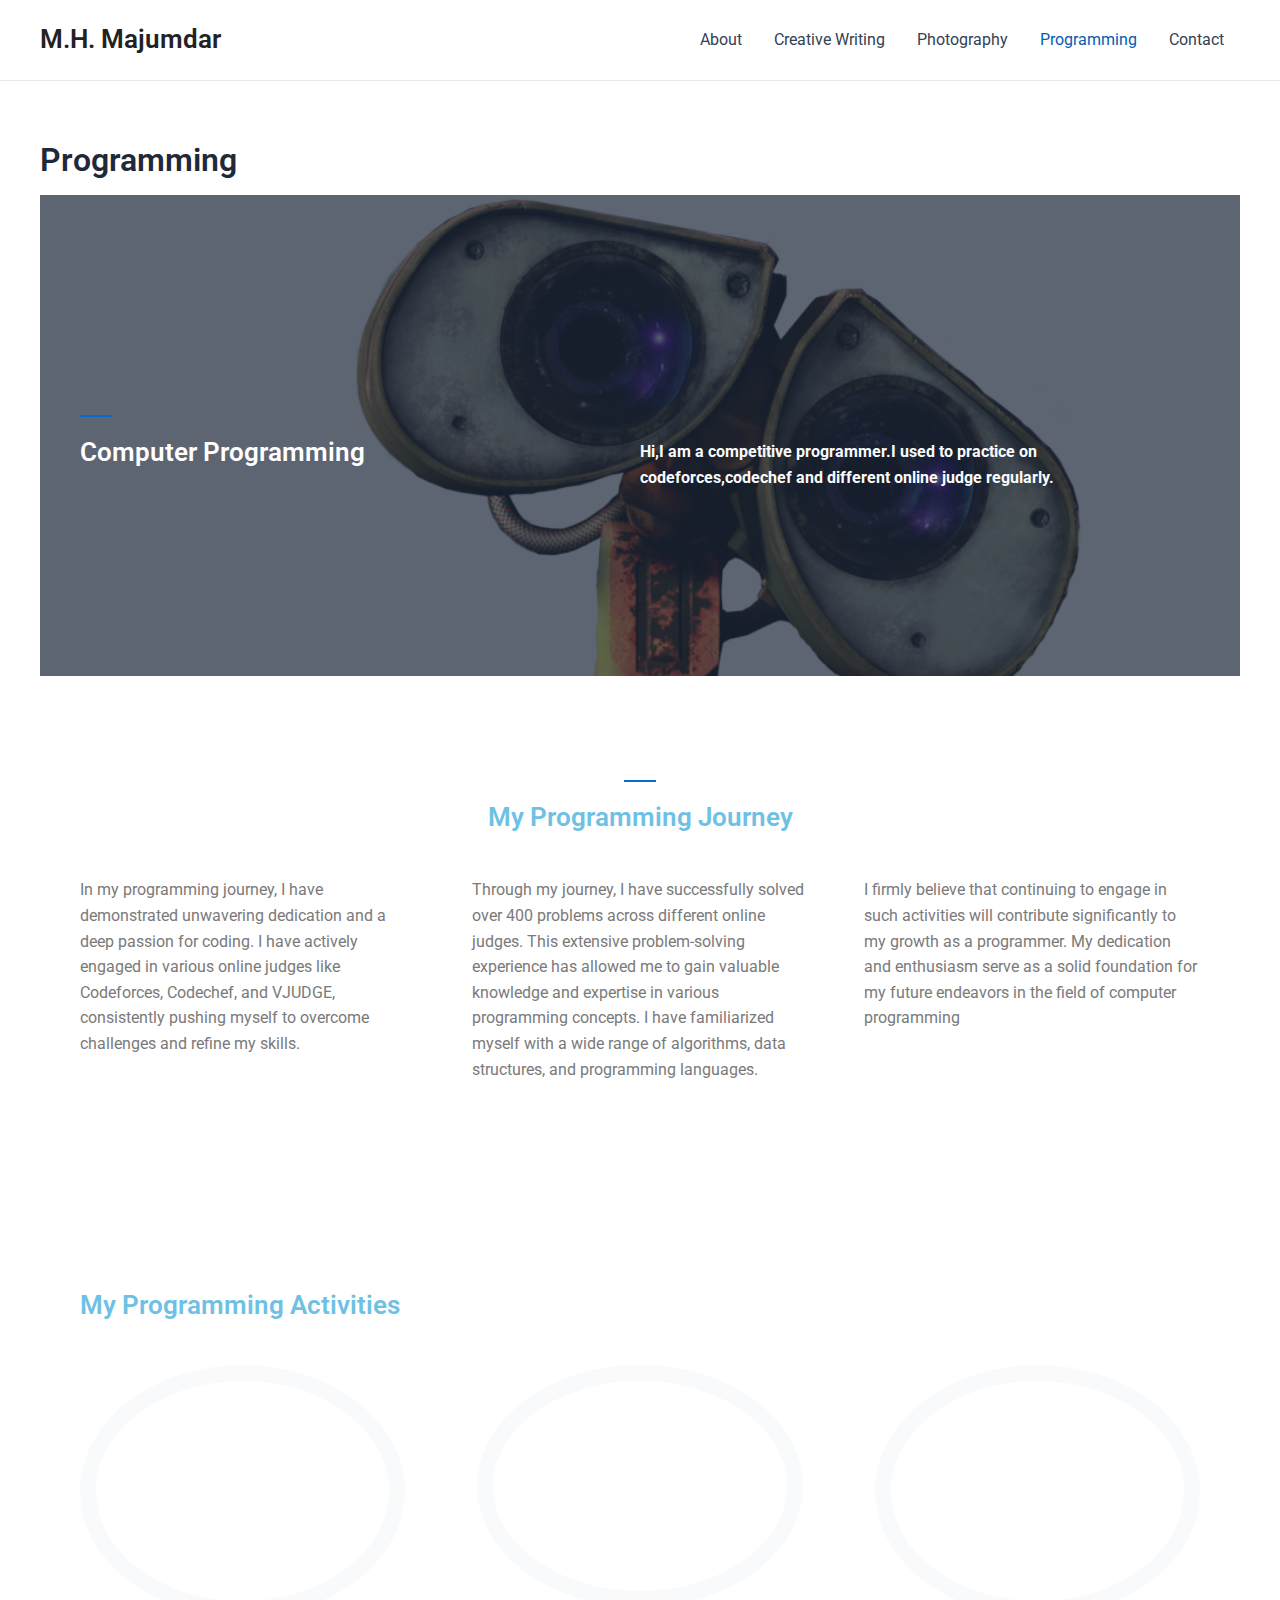
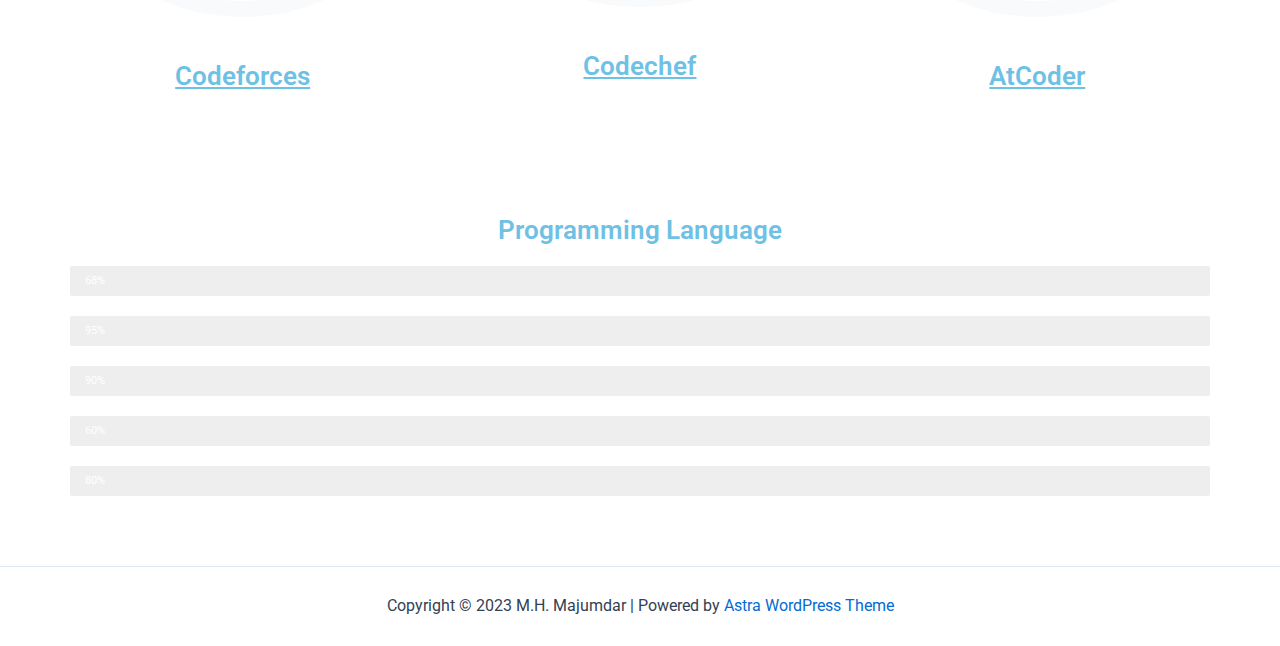
<file: index1469.html>
<!DOCTYPE html>
<html lang="en-US">

<!-- Mirrored from localhost/website/?page_id=18 by HTTrack Website Copier/3.x [XR&CO'2014], Fri, 07 Jul 2023 12:48:39 GMT -->
<!-- Added by HTTrack --><meta http-equiv="content-type" content="text/html;charset=UTF-8" /><!-- /Added by HTTrack -->
<head>
<meta charset="UTF-8">
<meta name="viewport" content="width=device-width, initial-scale=1">
	 <link rel="profile" href="https://gmpg.org/xfn/11"> 
	 <title>Programming &#8211; M.H. Majumdar</title>
<meta name='robots' content='max-image-preview:large' />
<link rel="alternate" type="application/rss+xml" title="M.H. Majumdar &raquo; Feed" href="indexd784.html?feed=rss2" />
<link rel="alternate" type="application/rss+xml" title="M.H. Majumdar &raquo; Comments Feed" href="indexa6da.html?feed=comments-rss2" />
<script>
window._wpemojiSettings = {"baseUrl":"https:\/\/s.w.org\/images\/core\/emoji\/14.0.0\/72x72\/","ext":".png","svgUrl":"https:\/\/s.w.org\/images\/core\/emoji\/14.0.0\/svg\/","svgExt":".svg","source":{"concatemoji":"http:\/\/localhost\/website\/wp-includes\/js\/wp-emoji-release.min.js?ver=6.2.2"}};
/*! This file is auto-generated */
!function(e,a,t){var n,r,o,i=a.createElement("canvas"),p=i.getContext&&i.getContext("2d");function s(e,t){p.clearRect(0,0,i.width,i.height),p.fillText(e,0,0);e=i.toDataURL();return p.clearRect(0,0,i.width,i.height),p.fillText(t,0,0),e===i.toDataURL()}function c(e){var t=a.createElement("script");t.src=e,t.defer=t.type="text/javascript",a.getElementsByTagName("head")[0].appendChild(t)}for(o=Array("flag","emoji"),t.supports={everything:!0,everythingExceptFlag:!0},r=0;r<o.length;r++)t.supports[o[r]]=function(e){if(p&&p.fillText)switch(p.textBaseline="top",p.font="600 32px Arial",e){case"flag":return s("\ud83c\udff3\ufe0f\u200d\u26a7\ufe0f","\ud83c\udff3\ufe0f\u200b\u26a7\ufe0f")?!1:!s("\ud83c\uddfa\ud83c\uddf3","\ud83c\uddfa\u200b\ud83c\uddf3")&&!s("\ud83c\udff4\udb40\udc67\udb40\udc62\udb40\udc65\udb40\udc6e\udb40\udc67\udb40\udc7f","\ud83c\udff4\u200b\udb40\udc67\u200b\udb40\udc62\u200b\udb40\udc65\u200b\udb40\udc6e\u200b\udb40\udc67\u200b\udb40\udc7f");case"emoji":return!s("\ud83e\udef1\ud83c\udffb\u200d\ud83e\udef2\ud83c\udfff","\ud83e\udef1\ud83c\udffb\u200b\ud83e\udef2\ud83c\udfff")}return!1}(o[r]),t.supports.everything=t.supports.everything&&t.supports[o[r]],"flag"!==o[r]&&(t.supports.everythingExceptFlag=t.supports.everythingExceptFlag&&t.supports[o[r]]);t.supports.everythingExceptFlag=t.supports.everythingExceptFlag&&!t.supports.flag,t.DOMReady=!1,t.readyCallback=function(){t.DOMReady=!0},t.supports.everything||(n=function(){t.readyCallback()},a.addEventListener?(a.addEventListener("DOMContentLoaded",n,!1),e.addEventListener("load",n,!1)):(e.attachEvent("onload",n),a.attachEvent("onreadystatechange",function(){"complete"===a.readyState&&t.readyCallback()})),(e=t.source||{}).concatemoji?c(e.concatemoji):e.wpemoji&&e.twemoji&&(c(e.twemoji),c(e.wpemoji)))}(window,document,window._wpemojiSettings);
</script>
<style>
img.wp-smiley,
img.emoji {
	display: inline !important;
	border: none !important;
	box-shadow: none !important;
	height: 1em !important;
	width: 1em !important;
	margin: 0 0.07em !important;
	vertical-align: -0.1em !important;
	background: none !important;
	padding: 0 !important;
}
</style>
	<link rel='stylesheet' id='astra-theme-css-css' href='wp-content/themes/astra/assets/css/minified/main.min31a4.css?ver=4.1.5' media='all' />
<style id='astra-theme-css-inline-css'>
:root{--ast-container-default-xlg-padding:3em;--ast-container-default-lg-padding:3em;--ast-container-default-slg-padding:2em;--ast-container-default-md-padding:3em;--ast-container-default-sm-padding:3em;--ast-container-default-xs-padding:2.4em;--ast-container-default-xxs-padding:1.8em;--ast-code-block-background:#ECEFF3;--ast-comment-inputs-background:#F9FAFB;}html{font-size:100%;}a{color:var(--ast-global-color-0);}a:hover,a:focus{color:var(--ast-global-color-1);}body,button,input,select,textarea,.ast-button,.ast-custom-button{font-family:-apple-system,BlinkMacSystemFont,Segoe UI,Roboto,Oxygen-Sans,Ubuntu,Cantarell,Helvetica Neue,sans-serif;font-weight:400;font-size:16px;font-size:1rem;line-height:1.6em;}blockquote{color:var(--ast-global-color-3);}h1,.entry-content h1,h2,.entry-content h2,h3,.entry-content h3,h4,.entry-content h4,h5,.entry-content h5,h6,.entry-content h6,.site-title,.site-title a{font-weight:600;}.site-title{font-size:26px;font-size:1.625rem;display:block;}.site-header .site-description{font-size:15px;font-size:0.9375rem;display:none;}.entry-title{font-size:26px;font-size:1.625rem;}h1,.entry-content h1{font-size:40px;font-size:2.5rem;font-weight:600;line-height:1.4em;}h2,.entry-content h2{font-size:32px;font-size:2rem;font-weight:600;line-height:1.25em;}h3,.entry-content h3{font-size:26px;font-size:1.625rem;font-weight:600;line-height:1.2em;}h4,.entry-content h4{font-size:24px;font-size:1.5rem;line-height:1.2em;font-weight:600;}h5,.entry-content h5{font-size:20px;font-size:1.25rem;line-height:1.2em;font-weight:600;}h6,.entry-content h6{font-size:16px;font-size:1rem;line-height:1.25em;font-weight:600;}::selection{background-color:var(--ast-global-color-0);color:#ffffff;}body,h1,.entry-title a,.entry-content h1,h2,.entry-content h2,h3,.entry-content h3,h4,.entry-content h4,h5,.entry-content h5,h6,.entry-content h6{color:var(--ast-global-color-3);}.tagcloud a:hover,.tagcloud a:focus,.tagcloud a.current-item{color:#ffffff;border-color:var(--ast-global-color-0);background-color:var(--ast-global-color-0);}input:focus,input[type="text"]:focus,input[type="email"]:focus,input[type="url"]:focus,input[type="password"]:focus,input[type="reset"]:focus,input[type="search"]:focus,textarea:focus{border-color:var(--ast-global-color-0);}input[type="radio"]:checked,input[type=reset],input[type="checkbox"]:checked,input[type="checkbox"]:hover:checked,input[type="checkbox"]:focus:checked,input[type=range]::-webkit-slider-thumb{border-color:var(--ast-global-color-0);background-color:var(--ast-global-color-0);box-shadow:none;}.site-footer a:hover + .post-count,.site-footer a:focus + .post-count{background:var(--ast-global-color-0);border-color:var(--ast-global-color-0);}.single .nav-links .nav-previous,.single .nav-links .nav-next{color:var(--ast-global-color-0);}.entry-meta,.entry-meta *{line-height:1.45;color:var(--ast-global-color-0);}.entry-meta a:hover,.entry-meta a:hover *,.entry-meta a:focus,.entry-meta a:focus *,.page-links > .page-link,.page-links .page-link:hover,.post-navigation a:hover{color:var(--ast-global-color-1);}#cat option,.secondary .calendar_wrap thead a,.secondary .calendar_wrap thead a:visited{color:var(--ast-global-color-0);}.secondary .calendar_wrap #today,.ast-progress-val span{background:var(--ast-global-color-0);}.secondary a:hover + .post-count,.secondary a:focus + .post-count{background:var(--ast-global-color-0);border-color:var(--ast-global-color-0);}.calendar_wrap #today > a{color:#ffffff;}.page-links .page-link,.single .post-navigation a{color:var(--ast-global-color-0);}.ast-archive-title{color:var(--ast-global-color-2);}.widget-title{font-size:22px;font-size:1.375rem;color:var(--ast-global-color-2);}.ast-single-post .entry-content a,.ast-comment-content a:not(.ast-comment-edit-reply-wrap a){text-decoration:underline;}.ast-single-post .wp-block-button .wp-block-button__link,.ast-single-post .elementor-button-wrapper .elementor-button,.ast-single-post .entry-content .uagb-tab a,.ast-single-post .entry-content .uagb-ifb-cta a,.ast-single-post .entry-content .wp-block-uagb-buttons a,.ast-single-post .entry-content .uabb-module-content a,.ast-single-post .entry-content .uagb-post-grid a,.ast-single-post .entry-content .uagb-timeline a,.ast-single-post .entry-content .uagb-toc__wrap a,.ast-single-post .entry-content .uagb-taxomony-box a,.ast-single-post .entry-content .woocommerce a,.entry-content .wp-block-latest-posts > li > a,.ast-single-post .entry-content .wp-block-file__button{text-decoration:none;}a:focus-visible,.ast-menu-toggle:focus-visible,.site .skip-link:focus-visible,.wp-block-loginout input:focus-visible,.wp-block-search.wp-block-search__button-inside .wp-block-search__inside-wrapper,.ast-header-navigation-arrow:focus-visible{outline-style:dotted;outline-color:inherit;outline-width:thin;border-color:transparent;}input:focus,input[type="text"]:focus,input[type="email"]:focus,input[type="url"]:focus,input[type="password"]:focus,input[type="reset"]:focus,input[type="search"]:focus,textarea:focus,.wp-block-search__input:focus,[data-section="section-header-mobile-trigger"] .ast-button-wrap .ast-mobile-menu-trigger-minimal:focus,.ast-mobile-popup-drawer.active .menu-toggle-close:focus,.woocommerce-ordering select.orderby:focus,#ast-scroll-top:focus,.woocommerce a.add_to_cart_button:focus,.woocommerce .button.single_add_to_cart_button:focus{border-style:dotted;border-color:inherit;border-width:thin;outline-color:transparent;}.ast-logo-title-inline .site-logo-img{padding-right:1em;}@media (max-width:921px){#ast-desktop-header{display:none;}}@media (min-width:921px){#ast-mobile-header{display:none;}}.wp-block-buttons.aligncenter{justify-content:center;}@media (max-width:921px){.ast-theme-transparent-header #primary,.ast-theme-transparent-header #secondary{padding:0;}}@media (max-width:921px){.ast-plain-container.ast-no-sidebar #primary{padding:0;}}.ast-plain-container.ast-no-sidebar #primary{margin-top:0;margin-bottom:0;}@media (min-width:1200px){.ast-plain-container.ast-no-sidebar #primary{margin-top:60px;margin-bottom:60px;}}.wp-block-button.is-style-outline .wp-block-button__link{border-color:var(--ast-global-color-0);}div.wp-block-button.is-style-outline > .wp-block-button__link:not(.has-text-color),div.wp-block-button.wp-block-button__link.is-style-outline:not(.has-text-color){color:var(--ast-global-color-0);}.wp-block-button.is-style-outline .wp-block-button__link:hover,div.wp-block-button.is-style-outline .wp-block-button__link:focus,div.wp-block-button.is-style-outline > .wp-block-button__link:not(.has-text-color):hover,div.wp-block-button.wp-block-button__link.is-style-outline:not(.has-text-color):hover{color:#ffffff;background-color:var(--ast-global-color-1);border-color:var(--ast-global-color-1);}.post-page-numbers.current .page-link,.ast-pagination .page-numbers.current{color:#ffffff;border-color:var(--ast-global-color-0);background-color:var(--ast-global-color-0);border-radius:2px;}h1.widget-title{font-weight:600;}h2.widget-title{font-weight:600;}h3.widget-title{font-weight:600;}#page{display:flex;flex-direction:column;min-height:100vh;}.ast-404-layout-1 h1.page-title{color:var(--ast-global-color-2);}.single .post-navigation a{line-height:1em;height:inherit;}.error-404 .page-sub-title{font-size:1.5rem;font-weight:inherit;}.search .site-content .content-area .search-form{margin-bottom:0;}#page .site-content{flex-grow:1;}.widget{margin-bottom:3.5em;}#secondary li{line-height:1.5em;}#secondary .wp-block-group h2{margin-bottom:0.7em;}#secondary h2{font-size:1.7rem;}.ast-separate-container .ast-article-post,.ast-separate-container .ast-article-single,.ast-separate-container .ast-comment-list li.depth-1,.ast-separate-container .comment-respond{padding:3em;}.ast-separate-container .ast-comment-list li.depth-1,.hentry{margin-bottom:2em;}.ast-separate-container .ast-archive-description,.ast-separate-container .ast-author-box{background-color:var(--ast-global-color-5);border-bottom:1px solid var(--ast-border-color);}.ast-separate-container .comments-title{padding:2em 2em 0 2em;}.ast-page-builder-template .comment-form-textarea,.ast-comment-formwrap .ast-grid-common-col{padding:0;}.ast-comment-formwrap{padding:0 20px;display:inline-flex;column-gap:20px;}.archive.ast-page-builder-template .entry-header{margin-top:2em;}.ast-page-builder-template .ast-comment-formwrap{width:100%;}.entry-title{margin-bottom:0.5em;}.ast-archive-description p{font-size:inherit;font-weight:inherit;line-height:inherit;}@media (min-width:921px){.ast-left-sidebar.ast-page-builder-template #secondary,.archive.ast-right-sidebar.ast-page-builder-template .site-main{padding-left:20px;padding-right:20px;}}@media (max-width:544px){.ast-comment-formwrap.ast-row{column-gap:10px;display:inline-block;}#ast-commentform .ast-grid-common-col{position:relative;width:100%;}}@media (min-width:1201px){.ast-separate-container .ast-article-post,.ast-separate-container .ast-article-single,.ast-separate-container .ast-author-box,.ast-separate-container .ast-404-layout-1,.ast-separate-container .no-results{padding:3em;}}@media (max-width:921px){.ast-separate-container #primary,.ast-separate-container #secondary{padding:1.5em 0;}#primary,#secondary{padding:1.5em 0;margin:0;}.ast-left-sidebar #content > .ast-container{display:flex;flex-direction:column-reverse;width:100%;}}@media (min-width:922px){.ast-separate-container.ast-right-sidebar #primary,.ast-separate-container.ast-left-sidebar #primary{border:0;}.search-no-results.ast-separate-container #primary{margin-bottom:4em;}}.wp-block-button .wp-block-button__link{color:#ffffff;}.wp-block-button .wp-block-button__link:hover,.wp-block-button .wp-block-button__link:focus{color:#ffffff;background-color:var(--ast-global-color-1);border-color:var(--ast-global-color-1);}.elementor-widget-heading h1.elementor-heading-title{line-height:1.4em;}.elementor-widget-heading h2.elementor-heading-title{line-height:1.25em;}.elementor-widget-heading h3.elementor-heading-title{line-height:1.2em;}.elementor-widget-heading h4.elementor-heading-title{line-height:1.2em;}.elementor-widget-heading h5.elementor-heading-title{line-height:1.2em;}.elementor-widget-heading h6.elementor-heading-title{line-height:1.25em;}.wp-block-button .wp-block-button__link,.wp-block-search .wp-block-search__button,body .wp-block-file .wp-block-file__button{border-color:var(--ast-global-color-0);background-color:var(--ast-global-color-0);color:#ffffff;font-family:inherit;font-weight:500;line-height:1em;font-size:16px;font-size:1rem;padding-top:15px;padding-right:30px;padding-bottom:15px;padding-left:30px;}@media (max-width:921px){.wp-block-button .wp-block-button__link,.wp-block-search .wp-block-search__button,body .wp-block-file .wp-block-file__button{padding-top:14px;padding-right:28px;padding-bottom:14px;padding-left:28px;}}@media (max-width:544px){.wp-block-button .wp-block-button__link,.wp-block-search .wp-block-search__button,body .wp-block-file .wp-block-file__button{padding-top:12px;padding-right:24px;padding-bottom:12px;padding-left:24px;}}.menu-toggle,button,.ast-button,.ast-custom-button,.button,input#submit,input[type="button"],input[type="submit"],input[type="reset"],form[CLASS*="wp-block-search__"].wp-block-search .wp-block-search__inside-wrapper .wp-block-search__button,body .wp-block-file .wp-block-file__button,.search .search-submit,.woocommerce a.button,.woocommerce button.button,.woocommerce .woocommerce-message a.button,.woocommerce #respond input#submit.alt,.woocommerce input.button.alt,.woocommerce input.button,.woocommerce input.button:disabled,.woocommerce input.button:disabled[disabled],.woocommerce input.button:disabled:hover,.woocommerce input.button:disabled[disabled]:hover,.woocommerce #respond input#submit,.woocommerce button.button.alt.disabled,.wc-block-grid__products .wc-block-grid__product .wp-block-button__link,.wc-block-grid__product-onsale,[CLASS*="wc-block"] button,.woocommerce-js .astra-cart-drawer .astra-cart-drawer-content .woocommerce-mini-cart__buttons .button:not(.checkout):not(.ast-continue-shopping),.woocommerce-js .astra-cart-drawer .astra-cart-drawer-content .woocommerce-mini-cart__buttons a.checkout,.woocommerce button.button.alt.disabled.wc-variation-selection-needed{border-style:solid;border-top-width:0;border-right-width:0;border-left-width:0;border-bottom-width:0;color:#ffffff;border-color:var(--ast-global-color-0);background-color:var(--ast-global-color-0);padding-top:15px;padding-right:30px;padding-bottom:15px;padding-left:30px;font-family:inherit;font-weight:500;font-size:16px;font-size:1rem;line-height:1em;}button:focus,.menu-toggle:hover,button:hover,.ast-button:hover,.ast-custom-button:hover .button:hover,.ast-custom-button:hover ,input[type=reset]:hover,input[type=reset]:focus,input#submit:hover,input#submit:focus,input[type="button"]:hover,input[type="button"]:focus,input[type="submit"]:hover,input[type="submit"]:focus,form[CLASS*="wp-block-search__"].wp-block-search .wp-block-search__inside-wrapper .wp-block-search__button:hover,form[CLASS*="wp-block-search__"].wp-block-search .wp-block-search__inside-wrapper .wp-block-search__button:focus,body .wp-block-file .wp-block-file__button:hover,body .wp-block-file .wp-block-file__button:focus,.woocommerce a.button:hover,.woocommerce button.button:hover,.woocommerce .woocommerce-message a.button:hover,.woocommerce #respond input#submit:hover,.woocommerce #respond input#submit.alt:hover,.woocommerce input.button.alt:hover,.woocommerce input.button:hover,.woocommerce button.button.alt.disabled:hover,.wc-block-grid__products .wc-block-grid__product .wp-block-button__link:hover,[CLASS*="wc-block"] button:hover,.woocommerce-js .astra-cart-drawer .astra-cart-drawer-content .woocommerce-mini-cart__buttons .button:not(.checkout):not(.ast-continue-shopping):hover,.woocommerce-js .astra-cart-drawer .astra-cart-drawer-content .woocommerce-mini-cart__buttons a.checkout:hover,.woocommerce button.button.alt.disabled.wc-variation-selection-needed:hover{color:#ffffff;background-color:var(--ast-global-color-1);border-color:var(--ast-global-color-1);}form[CLASS*="wp-block-search__"].wp-block-search .wp-block-search__inside-wrapper .wp-block-search__button.has-icon{padding-top:calc(15px - 3px);padding-right:calc(30px - 3px);padding-bottom:calc(15px - 3px);padding-left:calc(30px - 3px);}@media (max-width:921px){.menu-toggle,button,.ast-button,.ast-custom-button,.button,input#submit,input[type="button"],input[type="submit"],input[type="reset"],form[CLASS*="wp-block-search__"].wp-block-search .wp-block-search__inside-wrapper .wp-block-search__button,body .wp-block-file .wp-block-file__button,.search .search-submit,.woocommerce a.button,.woocommerce button.button,.woocommerce .woocommerce-message a.button,.woocommerce #respond input#submit.alt,.woocommerce input.button.alt,.woocommerce input.button,.woocommerce input.button:disabled,.woocommerce input.button:disabled[disabled],.woocommerce input.button:disabled:hover,.woocommerce input.button:disabled[disabled]:hover,.woocommerce #respond input#submit,.woocommerce button.button.alt.disabled,.wc-block-grid__products .wc-block-grid__product .wp-block-button__link,.wc-block-grid__product-onsale,[CLASS*="wc-block"] button,.woocommerce-js .astra-cart-drawer .astra-cart-drawer-content .woocommerce-mini-cart__buttons .button:not(.checkout):not(.ast-continue-shopping),.woocommerce-js .astra-cart-drawer .astra-cart-drawer-content .woocommerce-mini-cart__buttons a.checkout,.woocommerce button.button.alt.disabled.wc-variation-selection-needed{padding-top:14px;padding-right:28px;padding-bottom:14px;padding-left:28px;}}@media (max-width:544px){.menu-toggle,button,.ast-button,.ast-custom-button,.button,input#submit,input[type="button"],input[type="submit"],input[type="reset"],form[CLASS*="wp-block-search__"].wp-block-search .wp-block-search__inside-wrapper .wp-block-search__button,body .wp-block-file .wp-block-file__button,.search .search-submit,.woocommerce a.button,.woocommerce button.button,.woocommerce .woocommerce-message a.button,.woocommerce #respond input#submit.alt,.woocommerce input.button.alt,.woocommerce input.button,.woocommerce input.button:disabled,.woocommerce input.button:disabled[disabled],.woocommerce input.button:disabled:hover,.woocommerce input.button:disabled[disabled]:hover,.woocommerce #respond input#submit,.woocommerce button.button.alt.disabled,.wc-block-grid__products .wc-block-grid__product .wp-block-button__link,.wc-block-grid__product-onsale,[CLASS*="wc-block"] button,.woocommerce-js .astra-cart-drawer .astra-cart-drawer-content .woocommerce-mini-cart__buttons .button:not(.checkout):not(.ast-continue-shopping),.woocommerce-js .astra-cart-drawer .astra-cart-drawer-content .woocommerce-mini-cart__buttons a.checkout,.woocommerce button.button.alt.disabled.wc-variation-selection-needed{padding-top:12px;padding-right:24px;padding-bottom:12px;padding-left:24px;}}@media (max-width:921px){.ast-mobile-header-stack .main-header-bar .ast-search-menu-icon{display:inline-block;}.ast-header-break-point.ast-header-custom-item-outside .ast-mobile-header-stack .main-header-bar .ast-search-icon{margin:0;}.ast-comment-avatar-wrap img{max-width:2.5em;}.ast-separate-container .ast-comment-list li.depth-1{padding:1.5em 2.14em;}.ast-separate-container .comment-respond{padding:2em 2.14em;}.ast-comment-meta{padding:0 1.8888em 1.3333em;}}@media (min-width:544px){.ast-container{max-width:100%;}}@media (max-width:544px){.ast-separate-container .ast-article-post,.ast-separate-container .ast-article-single,.ast-separate-container .comments-title,.ast-separate-container .ast-archive-description{padding:1.5em 1em;}.ast-separate-container #content .ast-container{padding-left:0.54em;padding-right:0.54em;}.ast-separate-container .ast-comment-list li.depth-1{padding:1.5em 1em;margin-bottom:1.5em;}.ast-separate-container .ast-comment-list .bypostauthor{padding:.5em;}.ast-search-menu-icon.ast-dropdown-active .search-field{width:170px;}}.ast-separate-container{background-color:var(--ast-global-color-4);;}@media (max-width:921px){.site-title{display:block;}.site-header .site-description{display:none;}.entry-title{font-size:30px;}h1,.entry-content h1{font-size:30px;}h2,.entry-content h2{font-size:25px;}h3,.entry-content h3{font-size:20px;}}@media (max-width:544px){.site-title{display:block;}.site-header .site-description{display:none;}.entry-title{font-size:30px;}h1,.entry-content h1{font-size:30px;}h2,.entry-content h2{font-size:25px;}h3,.entry-content h3{font-size:20px;}}@media (max-width:921px){html{font-size:91.2%;}}@media (max-width:544px){html{font-size:91.2%;}}@media (min-width:922px){.ast-container{max-width:1240px;}}@media (min-width:922px){.site-content .ast-container{display:flex;}}@media (max-width:921px){.site-content .ast-container{flex-direction:column;}}@media (min-width:922px){.main-header-menu .sub-menu .menu-item.ast-left-align-sub-menu:hover > .sub-menu,.main-header-menu .sub-menu .menu-item.ast-left-align-sub-menu.focus > .sub-menu{margin-left:-0px;}}blockquote,cite {font-style: initial;}.wp-block-file {display: flex;align-items: center;flex-wrap: wrap;justify-content: space-between;}.wp-block-pullquote {border: none;}.wp-block-pullquote blockquote::before {content: "\201D";font-family: "Helvetica",sans-serif;display: flex;transform: rotate( 180deg );font-size: 6rem;font-style: normal;line-height: 1;font-weight: bold;align-items: center;justify-content: center;}.has-text-align-right > blockquote::before {justify-content: flex-start;}.has-text-align-left > blockquote::before {justify-content: flex-end;}figure.wp-block-pullquote.is-style-solid-color blockquote {max-width: 100%;text-align: inherit;}html body {--wp--custom--ast-default-block-top-padding: 3em;--wp--custom--ast-default-block-right-padding: 3em;--wp--custom--ast-default-block-bottom-padding: 3em;--wp--custom--ast-default-block-left-padding: 3em;--wp--custom--ast-container-width: 1200px;--wp--custom--ast-content-width-size: 1200px;--wp--custom--ast-wide-width-size: calc(1200px + var(--wp--custom--ast-default-block-left-padding) + var(--wp--custom--ast-default-block-right-padding));}.ast-narrow-container {--wp--custom--ast-content-width-size: 750px;--wp--custom--ast-wide-width-size: 750px;}@media(max-width: 921px) {html body {--wp--custom--ast-default-block-top-padding: 3em;--wp--custom--ast-default-block-right-padding: 2em;--wp--custom--ast-default-block-bottom-padding: 3em;--wp--custom--ast-default-block-left-padding: 2em;}}@media(max-width: 544px) {html body {--wp--custom--ast-default-block-top-padding: 3em;--wp--custom--ast-default-block-right-padding: 1.5em;--wp--custom--ast-default-block-bottom-padding: 3em;--wp--custom--ast-default-block-left-padding: 1.5em;}}.entry-content > .wp-block-group,.entry-content > .wp-block-cover,.entry-content > .wp-block-columns {padding-top: var(--wp--custom--ast-default-block-top-padding);padding-right: var(--wp--custom--ast-default-block-right-padding);padding-bottom: var(--wp--custom--ast-default-block-bottom-padding);padding-left: var(--wp--custom--ast-default-block-left-padding);}.ast-plain-container.ast-no-sidebar .entry-content > .alignfull,.ast-page-builder-template .ast-no-sidebar .entry-content > .alignfull {margin-left: calc( -50vw + 50%);margin-right: calc( -50vw + 50%);max-width: 100vw;width: 100vw;}.ast-plain-container.ast-no-sidebar .entry-content .alignfull .alignfull,.ast-page-builder-template.ast-no-sidebar .entry-content .alignfull .alignfull,.ast-plain-container.ast-no-sidebar .entry-content .alignfull .alignwide,.ast-page-builder-template.ast-no-sidebar .entry-content .alignfull .alignwide,.ast-plain-container.ast-no-sidebar .entry-content .alignwide .alignfull,.ast-page-builder-template.ast-no-sidebar .entry-content .alignwide .alignfull,.ast-plain-container.ast-no-sidebar .entry-content .alignwide .alignwide,.ast-page-builder-template.ast-no-sidebar .entry-content .alignwide .alignwide,.ast-plain-container.ast-no-sidebar .entry-content .wp-block-column .alignfull,.ast-page-builder-template.ast-no-sidebar .entry-content .wp-block-column .alignfull,.ast-plain-container.ast-no-sidebar .entry-content .wp-block-column .alignwide,.ast-page-builder-template.ast-no-sidebar .entry-content .wp-block-column .alignwide {margin-left: auto;margin-right: auto;width: 100%;}[ast-blocks-layout] .wp-block-separator:not(.is-style-dots) {height: 0;}[ast-blocks-layout] .wp-block-separator {margin: 20px auto;}[ast-blocks-layout] .wp-block-separator:not(.is-style-wide):not(.is-style-dots) {max-width: 100px;}[ast-blocks-layout] .wp-block-separator.has-background {padding: 0;}.entry-content[ast-blocks-layout] > * {max-width: var(--wp--custom--ast-content-width-size);margin-left: auto;margin-right: auto;}.entry-content[ast-blocks-layout] > .alignwide {max-width: var(--wp--custom--ast-wide-width-size);}.entry-content[ast-blocks-layout] .alignfull {max-width: none;}.entry-content .wp-block-columns {margin-bottom: 0;}blockquote {margin: 1.5em;border: none;}.wp-block-quote:not(.has-text-align-right):not(.has-text-align-center) {border-left: 5px solid rgba(0,0,0,0.05);}.has-text-align-right > blockquote,blockquote.has-text-align-right {border-right: 5px solid rgba(0,0,0,0.05);}.has-text-align-left > blockquote,blockquote.has-text-align-left {border-left: 5px solid rgba(0,0,0,0.05);}.wp-block-site-tagline,.wp-block-latest-posts .read-more {margin-top: 15px;}.wp-block-loginout p label {display: block;}.wp-block-loginout p:not(.login-remember):not(.login-submit) input {width: 100%;}.wp-block-loginout input:focus {border-color: transparent;}.wp-block-loginout input:focus {outline: thin dotted;}.entry-content .wp-block-media-text .wp-block-media-text__content {padding: 0 0 0 8%;}.entry-content .wp-block-media-text.has-media-on-the-right .wp-block-media-text__content {padding: 0 8% 0 0;}.entry-content .wp-block-media-text.has-background .wp-block-media-text__content {padding: 8%;}.entry-content .wp-block-cover:not([class*="background-color"]) .wp-block-cover__inner-container,.entry-content .wp-block-cover:not([class*="background-color"]) .wp-block-cover-image-text,.entry-content .wp-block-cover:not([class*="background-color"]) .wp-block-cover-text,.entry-content .wp-block-cover-image:not([class*="background-color"]) .wp-block-cover__inner-container,.entry-content .wp-block-cover-image:not([class*="background-color"]) .wp-block-cover-image-text,.entry-content .wp-block-cover-image:not([class*="background-color"]) .wp-block-cover-text {color: var(--ast-global-color-5);}.wp-block-loginout .login-remember input {width: 1.1rem;height: 1.1rem;margin: 0 5px 4px 0;vertical-align: middle;}.wp-block-latest-posts > li > *:first-child,.wp-block-latest-posts:not(.is-grid) > li:first-child {margin-top: 0;}.wp-block-search__inside-wrapper .wp-block-search__input {padding: 0 10px;color: var(--ast-global-color-3);background: var(--ast-global-color-5);border-color: var(--ast-border-color);}.wp-block-latest-posts .read-more {margin-bottom: 1.5em;}.wp-block-search__no-button .wp-block-search__inside-wrapper .wp-block-search__input {padding-top: 5px;padding-bottom: 5px;}.wp-block-latest-posts .wp-block-latest-posts__post-date,.wp-block-latest-posts .wp-block-latest-posts__post-author {font-size: 1rem;}.wp-block-latest-posts > li > *,.wp-block-latest-posts:not(.is-grid) > li {margin-top: 12px;margin-bottom: 12px;}.ast-page-builder-template .entry-content[ast-blocks-layout] > *,.ast-page-builder-template .entry-content[ast-blocks-layout] > .alignfull > * {max-width: none;}.ast-page-builder-template .entry-content[ast-blocks-layout] > .alignwide > * {max-width: var(--wp--custom--ast-wide-width-size);}.ast-page-builder-template .entry-content[ast-blocks-layout] > .inherit-container-width > *,.ast-page-builder-template .entry-content[ast-blocks-layout] > * > *,.entry-content[ast-blocks-layout] > .wp-block-cover .wp-block-cover__inner-container {max-width: var(--wp--custom--ast-content-width-size);margin-left: auto;margin-right: auto;}.entry-content[ast-blocks-layout] .wp-block-cover:not(.alignleft):not(.alignright) {width: auto;}@media(max-width: 1200px) {.ast-separate-container .entry-content > .alignfull,.ast-separate-container .entry-content[ast-blocks-layout] > .alignwide,.ast-plain-container .entry-content[ast-blocks-layout] > .alignwide,.ast-plain-container .entry-content .alignfull {margin-left: calc(-1 * min(var(--ast-container-default-xlg-padding),20px)) ;margin-right: calc(-1 * min(var(--ast-container-default-xlg-padding),20px));}}@media(min-width: 1201px) {.ast-separate-container .entry-content > .alignfull {margin-left: calc(-1 * var(--ast-container-default-xlg-padding) );margin-right: calc(-1 * var(--ast-container-default-xlg-padding) );}.ast-separate-container .entry-content[ast-blocks-layout] > .alignwide,.ast-plain-container .entry-content[ast-blocks-layout] > .alignwide {margin-left: calc(-1 * var(--wp--custom--ast-default-block-left-padding) );margin-right: calc(-1 * var(--wp--custom--ast-default-block-right-padding) );}}@media(min-width: 921px) {.ast-separate-container .entry-content .wp-block-group.alignwide:not(.inherit-container-width) > :where(:not(.alignleft):not(.alignright)),.ast-plain-container .entry-content .wp-block-group.alignwide:not(.inherit-container-width) > :where(:not(.alignleft):not(.alignright)) {max-width: calc( var(--wp--custom--ast-content-width-size) + 80px );}.ast-plain-container.ast-right-sidebar .entry-content[ast-blocks-layout] .alignfull,.ast-plain-container.ast-left-sidebar .entry-content[ast-blocks-layout] .alignfull {margin-left: -60px;margin-right: -60px;}}@media(min-width: 544px) {.entry-content > .alignleft {margin-right: 20px;}.entry-content > .alignright {margin-left: 20px;}}@media (max-width:544px){.wp-block-columns .wp-block-column:not(:last-child){margin-bottom:20px;}.wp-block-latest-posts{margin:0;}}@media( max-width: 600px ) {.entry-content .wp-block-media-text .wp-block-media-text__content,.entry-content .wp-block-media-text.has-media-on-the-right .wp-block-media-text__content {padding: 8% 0 0;}.entry-content .wp-block-media-text.has-background .wp-block-media-text__content {padding: 8%;}}.ast-separate-container .entry-content .uagb-is-root-container {padding-left: 0;}.ast-page-builder-template .entry-header {padding-left: 0;}@media(min-width: 1201px) {.ast-separate-container .entry-content > .uagb-is-root-container {margin-left: 0;margin-right: 0;}}.ast-narrow-container .site-content .wp-block-uagb-image--align-full .wp-block-uagb-image__figure {max-width: 100%;margin-left: auto;margin-right: auto;}.entry-content ul,.entry-content ol {padding: revert;margin: revert;}:root .has-ast-global-color-0-color{color:var(--ast-global-color-0);}:root .has-ast-global-color-0-background-color{background-color:var(--ast-global-color-0);}:root .wp-block-button .has-ast-global-color-0-color{color:var(--ast-global-color-0);}:root .wp-block-button .has-ast-global-color-0-background-color{background-color:var(--ast-global-color-0);}:root .has-ast-global-color-1-color{color:var(--ast-global-color-1);}:root .has-ast-global-color-1-background-color{background-color:var(--ast-global-color-1);}:root .wp-block-button .has-ast-global-color-1-color{color:var(--ast-global-color-1);}:root .wp-block-button .has-ast-global-color-1-background-color{background-color:var(--ast-global-color-1);}:root .has-ast-global-color-2-color{color:var(--ast-global-color-2);}:root .has-ast-global-color-2-background-color{background-color:var(--ast-global-color-2);}:root .wp-block-button .has-ast-global-color-2-color{color:var(--ast-global-color-2);}:root .wp-block-button .has-ast-global-color-2-background-color{background-color:var(--ast-global-color-2);}:root .has-ast-global-color-3-color{color:var(--ast-global-color-3);}:root .has-ast-global-color-3-background-color{background-color:var(--ast-global-color-3);}:root .wp-block-button .has-ast-global-color-3-color{color:var(--ast-global-color-3);}:root .wp-block-button .has-ast-global-color-3-background-color{background-color:var(--ast-global-color-3);}:root .has-ast-global-color-4-color{color:var(--ast-global-color-4);}:root .has-ast-global-color-4-background-color{background-color:var(--ast-global-color-4);}:root .wp-block-button .has-ast-global-color-4-color{color:var(--ast-global-color-4);}:root .wp-block-button .has-ast-global-color-4-background-color{background-color:var(--ast-global-color-4);}:root .has-ast-global-color-5-color{color:var(--ast-global-color-5);}:root .has-ast-global-color-5-background-color{background-color:var(--ast-global-color-5);}:root .wp-block-button .has-ast-global-color-5-color{color:var(--ast-global-color-5);}:root .wp-block-button .has-ast-global-color-5-background-color{background-color:var(--ast-global-color-5);}:root .has-ast-global-color-6-color{color:var(--ast-global-color-6);}:root .has-ast-global-color-6-background-color{background-color:var(--ast-global-color-6);}:root .wp-block-button .has-ast-global-color-6-color{color:var(--ast-global-color-6);}:root .wp-block-button .has-ast-global-color-6-background-color{background-color:var(--ast-global-color-6);}:root .has-ast-global-color-7-color{color:var(--ast-global-color-7);}:root .has-ast-global-color-7-background-color{background-color:var(--ast-global-color-7);}:root .wp-block-button .has-ast-global-color-7-color{color:var(--ast-global-color-7);}:root .wp-block-button .has-ast-global-color-7-background-color{background-color:var(--ast-global-color-7);}:root .has-ast-global-color-8-color{color:var(--ast-global-color-8);}:root .has-ast-global-color-8-background-color{background-color:var(--ast-global-color-8);}:root .wp-block-button .has-ast-global-color-8-color{color:var(--ast-global-color-8);}:root .wp-block-button .has-ast-global-color-8-background-color{background-color:var(--ast-global-color-8);}:root{--ast-global-color-0:#046bd2;--ast-global-color-1:#045cb4;--ast-global-color-2:#1e293b;--ast-global-color-3:#334155;--ast-global-color-4:#f9fafb;--ast-global-color-5:#FFFFFF;--ast-global-color-6:#e2e8f0;--ast-global-color-7:#cbd5e1;--ast-global-color-8:#94a3b8;}:root {--ast-border-color : var(--ast-global-color-6);}.ast-single-entry-banner {-js-display: flex;display: flex;flex-direction: column;justify-content: center;text-align: center;position: relative;background: #eeeeee;}.ast-single-entry-banner[data-banner-layout="layout-1"] {max-width: 1200px;background: inherit;padding: 20px 0;}.ast-single-entry-banner[data-banner-width-type="custom"] {margin: 0 auto;width: 100%;}.ast-single-entry-banner + .site-content .entry-header {margin-bottom: 0;}header.entry-header .entry-title{font-weight:600;font-size:32px;font-size:2rem;}header.entry-header > *:not(:last-child){margin-bottom:10px;}.ast-archive-entry-banner {-js-display: flex;display: flex;flex-direction: column;justify-content: center;text-align: center;position: relative;background: #eeeeee;}.ast-archive-entry-banner[data-banner-width-type="custom"] {margin: 0 auto;width: 100%;}.ast-archive-entry-banner[data-banner-layout="layout-1"] {background: inherit;padding: 20px 0;text-align: left;}body.archive .ast-archive-description{max-width:1200px;width:100%;text-align:left;padding-top:3em;padding-right:3em;padding-bottom:3em;padding-left:3em;}body.archive .ast-archive-description .ast-archive-title,body.archive .ast-archive-description .ast-archive-title *{font-weight:600;font-size:32px;font-size:2rem;}body.archive .ast-archive-description > *:not(:last-child){margin-bottom:10px;}@media (max-width:921px){body.archive .ast-archive-description{text-align:left;}}@media (max-width:544px){body.archive .ast-archive-description{text-align:left;}}.ast-breadcrumbs .trail-browse,.ast-breadcrumbs .trail-items,.ast-breadcrumbs .trail-items li{display:inline-block;margin:0;padding:0;border:none;background:inherit;text-indent:0;text-decoration:none;}.ast-breadcrumbs .trail-browse{font-size:inherit;font-style:inherit;font-weight:inherit;color:inherit;}.ast-breadcrumbs .trail-items{list-style:none;}.trail-items li::after{padding:0 0.3em;content:"\00bb";}.trail-items li:last-of-type::after{display:none;}h1,.entry-content h1,h2,.entry-content h2,h3,.entry-content h3,h4,.entry-content h4,h5,.entry-content h5,h6,.entry-content h6{color:var(--ast-global-color-2);}.entry-title a{color:var(--ast-global-color-2);}@media (max-width:921px){.ast-builder-grid-row-container.ast-builder-grid-row-tablet-3-firstrow .ast-builder-grid-row > *:first-child,.ast-builder-grid-row-container.ast-builder-grid-row-tablet-3-lastrow .ast-builder-grid-row > *:last-child{grid-column:1 / -1;}}@media (max-width:544px){.ast-builder-grid-row-container.ast-builder-grid-row-mobile-3-firstrow .ast-builder-grid-row > *:first-child,.ast-builder-grid-row-container.ast-builder-grid-row-mobile-3-lastrow .ast-builder-grid-row > *:last-child{grid-column:1 / -1;}}.ast-builder-layout-element[data-section="title_tagline"]{display:flex;}@media (max-width:921px){.ast-header-break-point .ast-builder-layout-element[data-section="title_tagline"]{display:flex;}}@media (max-width:544px){.ast-header-break-point .ast-builder-layout-element[data-section="title_tagline"]{display:flex;}}.ast-builder-menu-1{font-family:inherit;font-weight:inherit;}.ast-builder-menu-1 .menu-item > .menu-link{color:var(--ast-global-color-3);}.ast-builder-menu-1 .menu-item > .ast-menu-toggle{color:var(--ast-global-color-3);}.ast-builder-menu-1 .menu-item:hover > .menu-link,.ast-builder-menu-1 .inline-on-mobile .menu-item:hover > .ast-menu-toggle{color:var(--ast-global-color-1);}.ast-builder-menu-1 .menu-item:hover > .ast-menu-toggle{color:var(--ast-global-color-1);}.ast-builder-menu-1 .menu-item.current-menu-item > .menu-link,.ast-builder-menu-1 .inline-on-mobile .menu-item.current-menu-item > .ast-menu-toggle,.ast-builder-menu-1 .current-menu-ancestor > .menu-link{color:var(--ast-global-color-1);}.ast-builder-menu-1 .menu-item.current-menu-item > .ast-menu-toggle{color:var(--ast-global-color-1);}.ast-builder-menu-1 .sub-menu,.ast-builder-menu-1 .inline-on-mobile .sub-menu{border-top-width:2px;border-bottom-width:0px;border-right-width:0px;border-left-width:0px;border-color:var(--ast-global-color-0);border-style:solid;}.ast-builder-menu-1 .main-header-menu > .menu-item > .sub-menu,.ast-builder-menu-1 .main-header-menu > .menu-item > .astra-full-megamenu-wrapper{margin-top:0px;}.ast-desktop .ast-builder-menu-1 .main-header-menu > .menu-item > .sub-menu:before,.ast-desktop .ast-builder-menu-1 .main-header-menu > .menu-item > .astra-full-megamenu-wrapper:before{height:calc( 0px + 5px );}.ast-desktop .ast-builder-menu-1 .menu-item .sub-menu .menu-link{border-style:none;}@media (max-width:921px){.ast-header-break-point .ast-builder-menu-1 .menu-item.menu-item-has-children > .ast-menu-toggle{top:0;}.ast-builder-menu-1 .menu-item-has-children > .menu-link:after{content:unset;}.ast-builder-menu-1 .main-header-menu > .menu-item > .sub-menu,.ast-builder-menu-1 .main-header-menu > .menu-item > .astra-full-megamenu-wrapper{margin-top:0;}}@media (max-width:544px){.ast-header-break-point .ast-builder-menu-1 .menu-item.menu-item-has-children > .ast-menu-toggle{top:0;}.ast-builder-menu-1 .main-header-menu > .menu-item > .sub-menu,.ast-builder-menu-1 .main-header-menu > .menu-item > .astra-full-megamenu-wrapper{margin-top:0;}}.ast-builder-menu-1{display:flex;}@media (max-width:921px){.ast-header-break-point .ast-builder-menu-1{display:flex;}}@media (max-width:544px){.ast-header-break-point .ast-builder-menu-1{display:flex;}}.site-below-footer-wrap{padding-top:20px;padding-bottom:20px;}.site-below-footer-wrap[data-section="section-below-footer-builder"]{background-color:var(--ast-global-color-5);;min-height:80px;border-style:solid;border-width:0px;border-top-width:1px;border-top-color:var(--ast-global-color-6);}.site-below-footer-wrap[data-section="section-below-footer-builder"] .ast-builder-grid-row{max-width:1200px;margin-left:auto;margin-right:auto;}.site-below-footer-wrap[data-section="section-below-footer-builder"] .ast-builder-grid-row,.site-below-footer-wrap[data-section="section-below-footer-builder"] .site-footer-section{align-items:flex-start;}.site-below-footer-wrap[data-section="section-below-footer-builder"].ast-footer-row-inline .site-footer-section{display:flex;margin-bottom:0;}.ast-builder-grid-row-full .ast-builder-grid-row{grid-template-columns:1fr;}@media (max-width:921px){.site-below-footer-wrap[data-section="section-below-footer-builder"].ast-footer-row-tablet-inline .site-footer-section{display:flex;margin-bottom:0;}.site-below-footer-wrap[data-section="section-below-footer-builder"].ast-footer-row-tablet-stack .site-footer-section{display:block;margin-bottom:10px;}.ast-builder-grid-row-container.ast-builder-grid-row-tablet-full .ast-builder-grid-row{grid-template-columns:1fr;}}@media (max-width:544px){.site-below-footer-wrap[data-section="section-below-footer-builder"].ast-footer-row-mobile-inline .site-footer-section{display:flex;margin-bottom:0;}.site-below-footer-wrap[data-section="section-below-footer-builder"].ast-footer-row-mobile-stack .site-footer-section{display:block;margin-bottom:10px;}.ast-builder-grid-row-container.ast-builder-grid-row-mobile-full .ast-builder-grid-row{grid-template-columns:1fr;}}.site-below-footer-wrap[data-section="section-below-footer-builder"]{display:grid;}@media (max-width:921px){.ast-header-break-point .site-below-footer-wrap[data-section="section-below-footer-builder"]{display:grid;}}@media (max-width:544px){.ast-header-break-point .site-below-footer-wrap[data-section="section-below-footer-builder"]{display:grid;}}.ast-footer-copyright{text-align:center;}.ast-footer-copyright {color:var(--ast-global-color-3);}@media (max-width:921px){.ast-footer-copyright{text-align:center;}}@media (max-width:544px){.ast-footer-copyright{text-align:center;}}.ast-footer-copyright {font-size:16px;font-size:1rem;}.ast-footer-copyright.ast-builder-layout-element{display:flex;}@media (max-width:921px){.ast-header-break-point .ast-footer-copyright.ast-builder-layout-element{display:flex;}}@media (max-width:544px){.ast-header-break-point .ast-footer-copyright.ast-builder-layout-element{display:flex;}}.footer-widget-area.widget-area.site-footer-focus-item{width:auto;}.elementor-widget-heading .elementor-heading-title{margin:0;}.elementor-page .ast-menu-toggle{color:unset !important;background:unset !important;}.elementor-post.elementor-grid-item.hentry{margin-bottom:0;}.woocommerce div.product .elementor-element.elementor-products-grid .related.products ul.products li.product,.elementor-element .elementor-wc-products .woocommerce[class*='columns-'] ul.products li.product{width:auto;margin:0;float:none;}.elementor-toc__list-wrapper{margin:0;}.ast-left-sidebar .elementor-section.elementor-section-stretched,.ast-right-sidebar .elementor-section.elementor-section-stretched{max-width:100%;left:0 !important;}.elementor-template-full-width .ast-container{display:block;}@media (max-width:544px){.elementor-element .elementor-wc-products .woocommerce[class*="columns-"] ul.products li.product{width:auto;margin:0;}.elementor-element .woocommerce .woocommerce-result-count{float:none;}}.ast-header-break-point .main-header-bar{border-bottom-width:1px;}@media (min-width:922px){.main-header-bar{border-bottom-width:1px;}}.main-header-menu .menu-item, #astra-footer-menu .menu-item, .main-header-bar .ast-masthead-custom-menu-items{-js-display:flex;display:flex;-webkit-box-pack:center;-webkit-justify-content:center;-moz-box-pack:center;-ms-flex-pack:center;justify-content:center;-webkit-box-orient:vertical;-webkit-box-direction:normal;-webkit-flex-direction:column;-moz-box-orient:vertical;-moz-box-direction:normal;-ms-flex-direction:column;flex-direction:column;}.main-header-menu > .menu-item > .menu-link, #astra-footer-menu > .menu-item > .menu-link{height:100%;-webkit-box-align:center;-webkit-align-items:center;-moz-box-align:center;-ms-flex-align:center;align-items:center;-js-display:flex;display:flex;}.ast-header-break-point .main-navigation ul .menu-item .menu-link .icon-arrow:first-of-type svg{top:.2em;margin-top:0px;margin-left:0px;width:.65em;transform:translate(0, -2px) rotateZ(270deg);}.ast-mobile-popup-content .ast-submenu-expanded > .ast-menu-toggle{transform:rotateX(180deg);overflow-y:auto;}.ast-separate-container .blog-layout-1, .ast-separate-container .blog-layout-2, .ast-separate-container .blog-layout-3{background-color:transparent;background-image:none;}.ast-separate-container .ast-article-post{background-color:var(--ast-global-color-5);;}@media (max-width:921px){.ast-separate-container .ast-article-post{background-color:var(--ast-global-color-5);;}}@media (max-width:544px){.ast-separate-container .ast-article-post{background-color:var(--ast-global-color-5);;}}.ast-separate-container .ast-article-single:not(.ast-related-post), .ast-separate-container .comments-area .comment-respond,.ast-separate-container .comments-area .ast-comment-list li, .ast-separate-container .ast-woocommerce-container, .ast-separate-container .error-404, .ast-separate-container .no-results, .single.ast-separate-container .site-main .ast-author-meta, .ast-separate-container .related-posts-title-wrapper, .ast-separate-container.ast-two-container #secondary .widget,.ast-separate-container .comments-count-wrapper, .ast-box-layout.ast-plain-container .site-content,.ast-padded-layout.ast-plain-container .site-content, .ast-separate-container .comments-area .comments-title, .ast-narrow-container .site-content{background-color:var(--ast-global-color-5);;}@media (max-width:921px){.ast-separate-container .ast-article-single:not(.ast-related-post), .ast-separate-container .comments-area .comment-respond,.ast-separate-container .comments-area .ast-comment-list li, .ast-separate-container .ast-woocommerce-container, .ast-separate-container .error-404, .ast-separate-container .no-results, .single.ast-separate-container .site-main .ast-author-meta, .ast-separate-container .related-posts-title-wrapper, .ast-separate-container.ast-two-container #secondary .widget,.ast-separate-container .comments-count-wrapper, .ast-box-layout.ast-plain-container .site-content,.ast-padded-layout.ast-plain-container .site-content, .ast-separate-container .comments-area .comments-title, .ast-narrow-container .site-content{background-color:var(--ast-global-color-5);;}}@media (max-width:544px){.ast-separate-container .ast-article-single:not(.ast-related-post), .ast-separate-container .comments-area .comment-respond,.ast-separate-container .comments-area .ast-comment-list li, .ast-separate-container .ast-woocommerce-container, .ast-separate-container .error-404, .ast-separate-container .no-results, .single.ast-separate-container .site-main .ast-author-meta, .ast-separate-container .related-posts-title-wrapper, .ast-separate-container.ast-two-container #secondary .widget,.ast-separate-container .comments-count-wrapper, .ast-box-layout.ast-plain-container .site-content,.ast-padded-layout.ast-plain-container .site-content, .ast-separate-container .comments-area .comments-title, .ast-narrow-container .site-content{background-color:var(--ast-global-color-5);;}}.ast-plain-container, .ast-page-builder-template{background-color:var(--ast-global-color-5);;}@media (max-width:921px){.ast-plain-container, .ast-page-builder-template{background-color:var(--ast-global-color-5);;}}@media (max-width:544px){.ast-plain-container, .ast-page-builder-template{background-color:var(--ast-global-color-5);;}}
		#ast-scroll-top {
			display: none;
			position: fixed;
			text-align: center;
			cursor: pointer;
			z-index: 99;
			width: 2.1em;
			height: 2.1em;
			line-height: 2.1;
			color: #ffffff;
			border-radius: 2px;
			content: "";
			outline: inherit;
		}
		@media (min-width: 769px) {
			#ast-scroll-top {
				content: "769";
			}
		}
		#ast-scroll-top .ast-icon.icon-arrow svg {
			margin-left: 0px;
			vertical-align: middle;
			transform: translate(0, -20%) rotate(180deg);
			width: 1.6em;
		}
		.ast-scroll-to-top-right {
			right: 30px;
			bottom: 30px;
		}
		.ast-scroll-to-top-left {
			left: 30px;
			bottom: 30px;
		}
	#ast-scroll-top{background-color:var(--ast-global-color-0);font-size:15px;font-size:0.9375rem;}@media (max-width:921px){#ast-scroll-top .ast-icon.icon-arrow svg{width:1em;}}.ast-mobile-header-content > *,.ast-desktop-header-content > * {padding: 10px 0;height: auto;}.ast-mobile-header-content > *:first-child,.ast-desktop-header-content > *:first-child {padding-top: 10px;}.ast-mobile-header-content > .ast-builder-menu,.ast-desktop-header-content > .ast-builder-menu {padding-top: 0;}.ast-mobile-header-content > *:last-child,.ast-desktop-header-content > *:last-child {padding-bottom: 0;}.ast-mobile-header-content .ast-search-menu-icon.ast-inline-search label,.ast-desktop-header-content .ast-search-menu-icon.ast-inline-search label {width: 100%;}.ast-desktop-header-content .main-header-bar-navigation .ast-submenu-expanded > .ast-menu-toggle::before {transform: rotateX(180deg);}#ast-desktop-header .ast-desktop-header-content,.ast-mobile-header-content .ast-search-icon,.ast-desktop-header-content .ast-search-icon,.ast-mobile-header-wrap .ast-mobile-header-content,.ast-main-header-nav-open.ast-popup-nav-open .ast-mobile-header-wrap .ast-mobile-header-content,.ast-main-header-nav-open.ast-popup-nav-open .ast-desktop-header-content {display: none;}.ast-main-header-nav-open.ast-header-break-point #ast-desktop-header .ast-desktop-header-content,.ast-main-header-nav-open.ast-header-break-point .ast-mobile-header-wrap .ast-mobile-header-content {display: block;}.ast-desktop .ast-desktop-header-content .astra-menu-animation-slide-up > .menu-item > .sub-menu,.ast-desktop .ast-desktop-header-content .astra-menu-animation-slide-up > .menu-item .menu-item > .sub-menu,.ast-desktop .ast-desktop-header-content .astra-menu-animation-slide-down > .menu-item > .sub-menu,.ast-desktop .ast-desktop-header-content .astra-menu-animation-slide-down > .menu-item .menu-item > .sub-menu,.ast-desktop .ast-desktop-header-content .astra-menu-animation-fade > .menu-item > .sub-menu,.ast-desktop .ast-desktop-header-content .astra-menu-animation-fade > .menu-item .menu-item > .sub-menu {opacity: 1;visibility: visible;}.ast-hfb-header.ast-default-menu-enable.ast-header-break-point .ast-mobile-header-wrap .ast-mobile-header-content .main-header-bar-navigation {width: unset;margin: unset;}.ast-mobile-header-content.content-align-flex-end .main-header-bar-navigation .menu-item-has-children > .ast-menu-toggle,.ast-desktop-header-content.content-align-flex-end .main-header-bar-navigation .menu-item-has-children > .ast-menu-toggle {left: calc( 20px - 0.907em);right: auto;}.ast-mobile-header-content .ast-search-menu-icon,.ast-mobile-header-content .ast-search-menu-icon.slide-search,.ast-desktop-header-content .ast-search-menu-icon,.ast-desktop-header-content .ast-search-menu-icon.slide-search {width: 100%;position: relative;display: block;right: auto;transform: none;}.ast-mobile-header-content .ast-search-menu-icon.slide-search .search-form,.ast-mobile-header-content .ast-search-menu-icon .search-form,.ast-desktop-header-content .ast-search-menu-icon.slide-search .search-form,.ast-desktop-header-content .ast-search-menu-icon .search-form {right: 0;visibility: visible;opacity: 1;position: relative;top: auto;transform: none;padding: 0;display: block;overflow: hidden;}.ast-mobile-header-content .ast-search-menu-icon.ast-inline-search .search-field,.ast-mobile-header-content .ast-search-menu-icon .search-field,.ast-desktop-header-content .ast-search-menu-icon.ast-inline-search .search-field,.ast-desktop-header-content .ast-search-menu-icon .search-field {width: 100%;padding-right: 5.5em;}.ast-mobile-header-content .ast-search-menu-icon .search-submit,.ast-desktop-header-content .ast-search-menu-icon .search-submit {display: block;position: absolute;height: 100%;top: 0;right: 0;padding: 0 1em;border-radius: 0;}.ast-hfb-header.ast-default-menu-enable.ast-header-break-point .ast-mobile-header-wrap .ast-mobile-header-content .main-header-bar-navigation ul .sub-menu .menu-link {padding-left: 30px;}.ast-hfb-header.ast-default-menu-enable.ast-header-break-point .ast-mobile-header-wrap .ast-mobile-header-content .main-header-bar-navigation .sub-menu .menu-item .menu-item .menu-link {padding-left: 40px;}.ast-mobile-popup-drawer.active .ast-mobile-popup-inner{background-color:#ffffff;;}.ast-mobile-header-wrap .ast-mobile-header-content, .ast-desktop-header-content{background-color:#ffffff;;}.ast-mobile-popup-content > *, .ast-mobile-header-content > *, .ast-desktop-popup-content > *, .ast-desktop-header-content > *{padding-top:0px;padding-bottom:0px;}.content-align-flex-start .ast-builder-layout-element{justify-content:flex-start;}.content-align-flex-start .main-header-menu{text-align:left;}.ast-mobile-popup-drawer.active .menu-toggle-close{color:#3a3a3a;}.ast-mobile-header-wrap .ast-primary-header-bar,.ast-primary-header-bar .site-primary-header-wrap{min-height:80px;}.ast-desktop .ast-primary-header-bar .main-header-menu > .menu-item{line-height:80px;}@media (max-width:921px){#masthead .ast-mobile-header-wrap .ast-primary-header-bar,#masthead .ast-mobile-header-wrap .ast-below-header-bar{padding-left:20px;padding-right:20px;}}.ast-header-break-point .ast-primary-header-bar{border-bottom-width:1px;border-bottom-color:#eaeaea;border-bottom-style:solid;}@media (min-width:922px){.ast-primary-header-bar{border-bottom-width:1px;border-bottom-color:#eaeaea;border-bottom-style:solid;}}.ast-primary-header-bar{background-color:#ffffff;;}.ast-primary-header-bar{display:block;}@media (max-width:921px){.ast-header-break-point .ast-primary-header-bar{display:grid;}}@media (max-width:544px){.ast-header-break-point .ast-primary-header-bar{display:grid;}}[data-section="section-header-mobile-trigger"] .ast-button-wrap .ast-mobile-menu-trigger-minimal{color:var(--ast-global-color-0);border:none;background:transparent;}[data-section="section-header-mobile-trigger"] .ast-button-wrap .mobile-menu-toggle-icon .ast-mobile-svg{width:20px;height:20px;fill:var(--ast-global-color-0);}[data-section="section-header-mobile-trigger"] .ast-button-wrap .mobile-menu-wrap .mobile-menu{color:var(--ast-global-color-0);}.ast-builder-menu-mobile .main-navigation .main-header-menu .menu-item > .menu-link{color:var(--ast-global-color-3);}.ast-builder-menu-mobile .main-navigation .main-header-menu .menu-item > .ast-menu-toggle{color:var(--ast-global-color-3);}.ast-builder-menu-mobile .main-navigation .menu-item:hover > .menu-link, .ast-builder-menu-mobile .main-navigation .inline-on-mobile .menu-item:hover > .ast-menu-toggle{color:var(--ast-global-color-1);}.ast-builder-menu-mobile .main-navigation .menu-item:hover > .ast-menu-toggle{color:var(--ast-global-color-1);}.ast-builder-menu-mobile .main-navigation .menu-item.current-menu-item > .menu-link, .ast-builder-menu-mobile .main-navigation .inline-on-mobile .menu-item.current-menu-item > .ast-menu-toggle, .ast-builder-menu-mobile .main-navigation .menu-item.current-menu-ancestor > .menu-link, .ast-builder-menu-mobile .main-navigation .menu-item.current-menu-ancestor > .ast-menu-toggle{color:var(--ast-global-color-1);}.ast-builder-menu-mobile .main-navigation .menu-item.current-menu-item > .ast-menu-toggle{color:var(--ast-global-color-1);}.ast-builder-menu-mobile .main-navigation .menu-item.menu-item-has-children > .ast-menu-toggle{top:0;}.ast-builder-menu-mobile .main-navigation .menu-item-has-children > .menu-link:after{content:unset;}.ast-hfb-header .ast-builder-menu-mobile .main-header-menu, .ast-hfb-header .ast-builder-menu-mobile .main-navigation .menu-item .menu-link, .ast-hfb-header .ast-builder-menu-mobile .main-navigation .menu-item .sub-menu .menu-link{border-style:none;}.ast-builder-menu-mobile .main-navigation .menu-item.menu-item-has-children > .ast-menu-toggle{top:0;}@media (max-width:921px){.ast-builder-menu-mobile .main-navigation .main-header-menu .menu-item > .menu-link{color:var(--ast-global-color-3);}.ast-builder-menu-mobile .main-navigation .menu-item > .ast-menu-toggle{color:var(--ast-global-color-3);}.ast-builder-menu-mobile .main-navigation .menu-item:hover > .menu-link, .ast-builder-menu-mobile .main-navigation .inline-on-mobile .menu-item:hover > .ast-menu-toggle{color:var(--ast-global-color-1);background:var(--ast-global-color-4);}.ast-builder-menu-mobile .main-navigation .menu-item:hover > .ast-menu-toggle{color:var(--ast-global-color-1);}.ast-builder-menu-mobile .main-navigation .menu-item.current-menu-item > .menu-link, .ast-builder-menu-mobile .main-navigation .inline-on-mobile .menu-item.current-menu-item > .ast-menu-toggle, .ast-builder-menu-mobile .main-navigation .menu-item.current-menu-ancestor > .menu-link, .ast-builder-menu-mobile .main-navigation .menu-item.current-menu-ancestor > .ast-menu-toggle{color:var(--ast-global-color-1);background:var(--ast-global-color-4);}.ast-builder-menu-mobile .main-navigation .menu-item.current-menu-item > .ast-menu-toggle{color:var(--ast-global-color-1);}.ast-builder-menu-mobile .main-navigation .menu-item.menu-item-has-children > .ast-menu-toggle{top:0;}.ast-builder-menu-mobile .main-navigation .menu-item-has-children > .menu-link:after{content:unset;}.ast-builder-menu-mobile .main-navigation .main-header-menu, .ast-builder-menu-mobile .main-navigation .main-header-menu .sub-menu{background-color:var(--ast-global-color-5);;}}@media (max-width:544px){.ast-builder-menu-mobile .main-navigation .menu-item.menu-item-has-children > .ast-menu-toggle{top:0;}}.ast-builder-menu-mobile .main-navigation{display:block;}@media (max-width:921px){.ast-header-break-point .ast-builder-menu-mobile .main-navigation{display:block;}}@media (max-width:544px){.ast-header-break-point .ast-builder-menu-mobile .main-navigation{display:block;}}:root{--e-global-color-astglobalcolor0:#046bd2;--e-global-color-astglobalcolor1:#045cb4;--e-global-color-astglobalcolor2:#1e293b;--e-global-color-astglobalcolor3:#334155;--e-global-color-astglobalcolor4:#f9fafb;--e-global-color-astglobalcolor5:#FFFFFF;--e-global-color-astglobalcolor6:#e2e8f0;--e-global-color-astglobalcolor7:#cbd5e1;--e-global-color-astglobalcolor8:#94a3b8;}
</style>
<link rel='stylesheet' id='wp-block-library-css' href='wp-includes/css/dist/block-library/style.min3781.css?ver=6.2.2' media='all' />
<style id='global-styles-inline-css'>
body{--wp--preset--color--black: #000000;--wp--preset--color--cyan-bluish-gray: #abb8c3;--wp--preset--color--white: #ffffff;--wp--preset--color--pale-pink: #f78da7;--wp--preset--color--vivid-red: #cf2e2e;--wp--preset--color--luminous-vivid-orange: #ff6900;--wp--preset--color--luminous-vivid-amber: #fcb900;--wp--preset--color--light-green-cyan: #7bdcb5;--wp--preset--color--vivid-green-cyan: #00d084;--wp--preset--color--pale-cyan-blue: #8ed1fc;--wp--preset--color--vivid-cyan-blue: #0693e3;--wp--preset--color--vivid-purple: #9b51e0;--wp--preset--color--ast-global-color-0: var(--ast-global-color-0);--wp--preset--color--ast-global-color-1: var(--ast-global-color-1);--wp--preset--color--ast-global-color-2: var(--ast-global-color-2);--wp--preset--color--ast-global-color-3: var(--ast-global-color-3);--wp--preset--color--ast-global-color-4: var(--ast-global-color-4);--wp--preset--color--ast-global-color-5: var(--ast-global-color-5);--wp--preset--color--ast-global-color-6: var(--ast-global-color-6);--wp--preset--color--ast-global-color-7: var(--ast-global-color-7);--wp--preset--color--ast-global-color-8: var(--ast-global-color-8);--wp--preset--gradient--vivid-cyan-blue-to-vivid-purple: linear-gradient(135deg,rgba(6,147,227,1) 0%,rgb(155,81,224) 100%);--wp--preset--gradient--light-green-cyan-to-vivid-green-cyan: linear-gradient(135deg,rgb(122,220,180) 0%,rgb(0,208,130) 100%);--wp--preset--gradient--luminous-vivid-amber-to-luminous-vivid-orange: linear-gradient(135deg,rgba(252,185,0,1) 0%,rgba(255,105,0,1) 100%);--wp--preset--gradient--luminous-vivid-orange-to-vivid-red: linear-gradient(135deg,rgba(255,105,0,1) 0%,rgb(207,46,46) 100%);--wp--preset--gradient--very-light-gray-to-cyan-bluish-gray: linear-gradient(135deg,rgb(238,238,238) 0%,rgb(169,184,195) 100%);--wp--preset--gradient--cool-to-warm-spectrum: linear-gradient(135deg,rgb(74,234,220) 0%,rgb(151,120,209) 20%,rgb(207,42,186) 40%,rgb(238,44,130) 60%,rgb(251,105,98) 80%,rgb(254,248,76) 100%);--wp--preset--gradient--blush-light-purple: linear-gradient(135deg,rgb(255,206,236) 0%,rgb(152,150,240) 100%);--wp--preset--gradient--blush-bordeaux: linear-gradient(135deg,rgb(254,205,165) 0%,rgb(254,45,45) 50%,rgb(107,0,62) 100%);--wp--preset--gradient--luminous-dusk: linear-gradient(135deg,rgb(255,203,112) 0%,rgb(199,81,192) 50%,rgb(65,88,208) 100%);--wp--preset--gradient--pale-ocean: linear-gradient(135deg,rgb(255,245,203) 0%,rgb(182,227,212) 50%,rgb(51,167,181) 100%);--wp--preset--gradient--electric-grass: linear-gradient(135deg,rgb(202,248,128) 0%,rgb(113,206,126) 100%);--wp--preset--gradient--midnight: linear-gradient(135deg,rgb(2,3,129) 0%,rgb(40,116,252) 100%);--wp--preset--duotone--dark-grayscale: url('#wp-duotone-dark-grayscale');--wp--preset--duotone--grayscale: url('#wp-duotone-grayscale');--wp--preset--duotone--purple-yellow: url('#wp-duotone-purple-yellow');--wp--preset--duotone--blue-red: url('#wp-duotone-blue-red');--wp--preset--duotone--midnight: url('#wp-duotone-midnight');--wp--preset--duotone--magenta-yellow: url('#wp-duotone-magenta-yellow');--wp--preset--duotone--purple-green: url('#wp-duotone-purple-green');--wp--preset--duotone--blue-orange: url('#wp-duotone-blue-orange');--wp--preset--font-size--small: 13px;--wp--preset--font-size--medium: 20px;--wp--preset--font-size--large: 36px;--wp--preset--font-size--x-large: 42px;--wp--preset--spacing--20: 0.44rem;--wp--preset--spacing--30: 0.67rem;--wp--preset--spacing--40: 1rem;--wp--preset--spacing--50: 1.5rem;--wp--preset--spacing--60: 2.25rem;--wp--preset--spacing--70: 3.38rem;--wp--preset--spacing--80: 5.06rem;--wp--preset--shadow--natural: 6px 6px 9px rgba(0, 0, 0, 0.2);--wp--preset--shadow--deep: 12px 12px 50px rgba(0, 0, 0, 0.4);--wp--preset--shadow--sharp: 6px 6px 0px rgba(0, 0, 0, 0.2);--wp--preset--shadow--outlined: 6px 6px 0px -3px rgba(255, 255, 255, 1), 6px 6px rgba(0, 0, 0, 1);--wp--preset--shadow--crisp: 6px 6px 0px rgba(0, 0, 0, 1);}body { margin: 0;--wp--style--global--content-size: var(--wp--custom--ast-content-width-size);--wp--style--global--wide-size: var(--wp--custom--ast-wide-width-size); }.wp-site-blocks > .alignleft { float: left; margin-right: 2em; }.wp-site-blocks > .alignright { float: right; margin-left: 2em; }.wp-site-blocks > .aligncenter { justify-content: center; margin-left: auto; margin-right: auto; }.wp-site-blocks > * { margin-block-start: 0; margin-block-end: 0; }.wp-site-blocks > * + * { margin-block-start: 24px; }body { --wp--style--block-gap: 24px; }body .is-layout-flow > *{margin-block-start: 0;margin-block-end: 0;}body .is-layout-flow > * + *{margin-block-start: 24px;margin-block-end: 0;}body .is-layout-constrained > *{margin-block-start: 0;margin-block-end: 0;}body .is-layout-constrained > * + *{margin-block-start: 24px;margin-block-end: 0;}body .is-layout-flex{gap: 24px;}body .is-layout-flow > .alignleft{float: left;margin-inline-start: 0;margin-inline-end: 2em;}body .is-layout-flow > .alignright{float: right;margin-inline-start: 2em;margin-inline-end: 0;}body .is-layout-flow > .aligncenter{margin-left: auto !important;margin-right: auto !important;}body .is-layout-constrained > .alignleft{float: left;margin-inline-start: 0;margin-inline-end: 2em;}body .is-layout-constrained > .alignright{float: right;margin-inline-start: 2em;margin-inline-end: 0;}body .is-layout-constrained > .aligncenter{margin-left: auto !important;margin-right: auto !important;}body .is-layout-constrained > :where(:not(.alignleft):not(.alignright):not(.alignfull)){max-width: var(--wp--style--global--content-size);margin-left: auto !important;margin-right: auto !important;}body .is-layout-constrained > .alignwide{max-width: var(--wp--style--global--wide-size);}body .is-layout-flex{display: flex;}body .is-layout-flex{flex-wrap: wrap;align-items: center;}body .is-layout-flex > *{margin: 0;}body{padding-top: 0px;padding-right: 0px;padding-bottom: 0px;padding-left: 0px;}a:where(:not(.wp-element-button)){text-decoration: none;}.wp-element-button, .wp-block-button__link{background-color: #32373c;border-width: 0;color: #fff;font-family: inherit;font-size: inherit;line-height: inherit;padding: calc(0.667em + 2px) calc(1.333em + 2px);text-decoration: none;}.has-black-color{color: var(--wp--preset--color--black) !important;}.has-cyan-bluish-gray-color{color: var(--wp--preset--color--cyan-bluish-gray) !important;}.has-white-color{color: var(--wp--preset--color--white) !important;}.has-pale-pink-color{color: var(--wp--preset--color--pale-pink) !important;}.has-vivid-red-color{color: var(--wp--preset--color--vivid-red) !important;}.has-luminous-vivid-orange-color{color: var(--wp--preset--color--luminous-vivid-orange) !important;}.has-luminous-vivid-amber-color{color: var(--wp--preset--color--luminous-vivid-amber) !important;}.has-light-green-cyan-color{color: var(--wp--preset--color--light-green-cyan) !important;}.has-vivid-green-cyan-color{color: var(--wp--preset--color--vivid-green-cyan) !important;}.has-pale-cyan-blue-color{color: var(--wp--preset--color--pale-cyan-blue) !important;}.has-vivid-cyan-blue-color{color: var(--wp--preset--color--vivid-cyan-blue) !important;}.has-vivid-purple-color{color: var(--wp--preset--color--vivid-purple) !important;}.has-ast-global-color-0-color{color: var(--wp--preset--color--ast-global-color-0) !important;}.has-ast-global-color-1-color{color: var(--wp--preset--color--ast-global-color-1) !important;}.has-ast-global-color-2-color{color: var(--wp--preset--color--ast-global-color-2) !important;}.has-ast-global-color-3-color{color: var(--wp--preset--color--ast-global-color-3) !important;}.has-ast-global-color-4-color{color: var(--wp--preset--color--ast-global-color-4) !important;}.has-ast-global-color-5-color{color: var(--wp--preset--color--ast-global-color-5) !important;}.has-ast-global-color-6-color{color: var(--wp--preset--color--ast-global-color-6) !important;}.has-ast-global-color-7-color{color: var(--wp--preset--color--ast-global-color-7) !important;}.has-ast-global-color-8-color{color: var(--wp--preset--color--ast-global-color-8) !important;}.has-black-background-color{background-color: var(--wp--preset--color--black) !important;}.has-cyan-bluish-gray-background-color{background-color: var(--wp--preset--color--cyan-bluish-gray) !important;}.has-white-background-color{background-color: var(--wp--preset--color--white) !important;}.has-pale-pink-background-color{background-color: var(--wp--preset--color--pale-pink) !important;}.has-vivid-red-background-color{background-color: var(--wp--preset--color--vivid-red) !important;}.has-luminous-vivid-orange-background-color{background-color: var(--wp--preset--color--luminous-vivid-orange) !important;}.has-luminous-vivid-amber-background-color{background-color: var(--wp--preset--color--luminous-vivid-amber) !important;}.has-light-green-cyan-background-color{background-color: var(--wp--preset--color--light-green-cyan) !important;}.has-vivid-green-cyan-background-color{background-color: var(--wp--preset--color--vivid-green-cyan) !important;}.has-pale-cyan-blue-background-color{background-color: var(--wp--preset--color--pale-cyan-blue) !important;}.has-vivid-cyan-blue-background-color{background-color: var(--wp--preset--color--vivid-cyan-blue) !important;}.has-vivid-purple-background-color{background-color: var(--wp--preset--color--vivid-purple) !important;}.has-ast-global-color-0-background-color{background-color: var(--wp--preset--color--ast-global-color-0) !important;}.has-ast-global-color-1-background-color{background-color: var(--wp--preset--color--ast-global-color-1) !important;}.has-ast-global-color-2-background-color{background-color: var(--wp--preset--color--ast-global-color-2) !important;}.has-ast-global-color-3-background-color{background-color: var(--wp--preset--color--ast-global-color-3) !important;}.has-ast-global-color-4-background-color{background-color: var(--wp--preset--color--ast-global-color-4) !important;}.has-ast-global-color-5-background-color{background-color: var(--wp--preset--color--ast-global-color-5) !important;}.has-ast-global-color-6-background-color{background-color: var(--wp--preset--color--ast-global-color-6) !important;}.has-ast-global-color-7-background-color{background-color: var(--wp--preset--color--ast-global-color-7) !important;}.has-ast-global-color-8-background-color{background-color: var(--wp--preset--color--ast-global-color-8) !important;}.has-black-border-color{border-color: var(--wp--preset--color--black) !important;}.has-cyan-bluish-gray-border-color{border-color: var(--wp--preset--color--cyan-bluish-gray) !important;}.has-white-border-color{border-color: var(--wp--preset--color--white) !important;}.has-pale-pink-border-color{border-color: var(--wp--preset--color--pale-pink) !important;}.has-vivid-red-border-color{border-color: var(--wp--preset--color--vivid-red) !important;}.has-luminous-vivid-orange-border-color{border-color: var(--wp--preset--color--luminous-vivid-orange) !important;}.has-luminous-vivid-amber-border-color{border-color: var(--wp--preset--color--luminous-vivid-amber) !important;}.has-light-green-cyan-border-color{border-color: var(--wp--preset--color--light-green-cyan) !important;}.has-vivid-green-cyan-border-color{border-color: var(--wp--preset--color--vivid-green-cyan) !important;}.has-pale-cyan-blue-border-color{border-color: var(--wp--preset--color--pale-cyan-blue) !important;}.has-vivid-cyan-blue-border-color{border-color: var(--wp--preset--color--vivid-cyan-blue) !important;}.has-vivid-purple-border-color{border-color: var(--wp--preset--color--vivid-purple) !important;}.has-ast-global-color-0-border-color{border-color: var(--wp--preset--color--ast-global-color-0) !important;}.has-ast-global-color-1-border-color{border-color: var(--wp--preset--color--ast-global-color-1) !important;}.has-ast-global-color-2-border-color{border-color: var(--wp--preset--color--ast-global-color-2) !important;}.has-ast-global-color-3-border-color{border-color: var(--wp--preset--color--ast-global-color-3) !important;}.has-ast-global-color-4-border-color{border-color: var(--wp--preset--color--ast-global-color-4) !important;}.has-ast-global-color-5-border-color{border-color: var(--wp--preset--color--ast-global-color-5) !important;}.has-ast-global-color-6-border-color{border-color: var(--wp--preset--color--ast-global-color-6) !important;}.has-ast-global-color-7-border-color{border-color: var(--wp--preset--color--ast-global-color-7) !important;}.has-ast-global-color-8-border-color{border-color: var(--wp--preset--color--ast-global-color-8) !important;}.has-vivid-cyan-blue-to-vivid-purple-gradient-background{background: var(--wp--preset--gradient--vivid-cyan-blue-to-vivid-purple) !important;}.has-light-green-cyan-to-vivid-green-cyan-gradient-background{background: var(--wp--preset--gradient--light-green-cyan-to-vivid-green-cyan) !important;}.has-luminous-vivid-amber-to-luminous-vivid-orange-gradient-background{background: var(--wp--preset--gradient--luminous-vivid-amber-to-luminous-vivid-orange) !important;}.has-luminous-vivid-orange-to-vivid-red-gradient-background{background: var(--wp--preset--gradient--luminous-vivid-orange-to-vivid-red) !important;}.has-very-light-gray-to-cyan-bluish-gray-gradient-background{background: var(--wp--preset--gradient--very-light-gray-to-cyan-bluish-gray) !important;}.has-cool-to-warm-spectrum-gradient-background{background: var(--wp--preset--gradient--cool-to-warm-spectrum) !important;}.has-blush-light-purple-gradient-background{background: var(--wp--preset--gradient--blush-light-purple) !important;}.has-blush-bordeaux-gradient-background{background: var(--wp--preset--gradient--blush-bordeaux) !important;}.has-luminous-dusk-gradient-background{background: var(--wp--preset--gradient--luminous-dusk) !important;}.has-pale-ocean-gradient-background{background: var(--wp--preset--gradient--pale-ocean) !important;}.has-electric-grass-gradient-background{background: var(--wp--preset--gradient--electric-grass) !important;}.has-midnight-gradient-background{background: var(--wp--preset--gradient--midnight) !important;}.has-small-font-size{font-size: var(--wp--preset--font-size--small) !important;}.has-medium-font-size{font-size: var(--wp--preset--font-size--medium) !important;}.has-large-font-size{font-size: var(--wp--preset--font-size--large) !important;}.has-x-large-font-size{font-size: var(--wp--preset--font-size--x-large) !important;}
.wp-block-navigation a:where(:not(.wp-element-button)){color: inherit;}
.wp-block-pullquote{font-size: 1.5em;line-height: 1.6;}
</style>
<link rel='stylesheet' id='elementor-lazyload-css' href='wp-content/plugins/elementor/assets/css/modules/lazyload/frontend.mina1c3.css?ver=3.14.1' media='all' />
<link rel='stylesheet' id='simple-social-icons-font-css' href='wp-content/plugins/simple-social-icons/css/style5b75.css?ver=3.0.2' media='all' />
<link rel='stylesheet' id='elementor-frontend-css' href='wp-content/plugins/elementor/assets/css/frontend-lite.mina1c3.css?ver=3.14.1' media='all' />
<link rel='stylesheet' id='swiper-css' href='wp-content/plugins/elementor/assets/lib/swiper/v8/css/swiper.min94a4.css?ver=8.4.5' media='all' />
<link rel='stylesheet' id='elementor-post-22-css' href='wp-content/uploads/elementor/css/post-22d9c5.css?ver=1688638367' media='all' />
<link rel='stylesheet' id='font-awesome-5-all-css' href='wp-content/plugins/elementor/assets/lib/font-awesome/css/all.mina1c3.css?ver=3.14.1' media='all' />
<link rel='stylesheet' id='font-awesome-4-shim-css' href='wp-content/plugins/elementor/assets/lib/font-awesome/css/v4-shims.mina1c3.css?ver=3.14.1' media='all' />
<link rel='stylesheet' id='elementor-global-css' href='wp-content/uploads/elementor/css/globald9c5.css?ver=1688638367' media='all' />
<link rel='stylesheet' id='elementor-post-18-css' href='wp-content/uploads/elementor/css/post-189a2d.css?ver=1688641321' media='all' />
<link rel='stylesheet' id='google-fonts-1-css' href='https://fonts.googleapis.com/css?family=Roboto%3A100%2C100italic%2C200%2C200italic%2C300%2C300italic%2C400%2C400italic%2C500%2C500italic%2C600%2C600italic%2C700%2C700italic%2C800%2C800italic%2C900%2C900italic%7CRoboto+Slab%3A100%2C100italic%2C200%2C200italic%2C300%2C300italic%2C400%2C400italic%2C500%2C500italic%2C600%2C600italic%2C700%2C700italic%2C800%2C800italic%2C900%2C900italic&amp;display=swap&amp;ver=6.2.2' media='all' />
<link rel="preconnect" href="https://fonts.gstatic.com/" crossorigin><!--[if IE]>
<script src='http://localhost/website/wp-content/themes/astra/assets/js/minified/flexibility.min.js?ver=4.1.5' id='astra-flexibility-js'></script>
<script id='astra-flexibility-js-after'>
flexibility(document.documentElement);
</script>
<![endif]-->
<script src='wp-content/plugins/elementor/assets/lib/font-awesome/js/v4-shims.mina1c3.js?ver=3.14.1' id='font-awesome-4-shim-js'></script>
<link rel="https://api.w.org/" href="index52f0.json?rest_route=/" /><link rel="alternate" type="application/json" href="index849a.json?rest_route=/wp/v2/pages/18" /><link rel="EditURI" type="application/rsd+xml" title="RSD" href="xmlrpc0db0.php?rsd" />
<link rel="wlwmanifest" type="application/wlwmanifest+xml" href="wp-includes/wlwmanifest.xml" />
<meta name="generator" content="WordPress 6.2.2" />
<link rel="canonical" href="index1469.html?page_id=18" />
<link rel='shortlink' href='index0735.html?p=18' />
<link rel="alternate" type="application/json+oembed" href="index0efe.json?rest_route=%2Foembed%2F1.0%2Fembed&amp;url=http%3A%2F%2Flocalhost%2Fwebsite%2F%3Fpage_id%3D18" />
<link rel="alternate" type="text/xml+oembed" href="index374c.php?rest_route=%2Foembed%2F1.0%2Fembed&amp;url=http%3A%2F%2Flocalhost%2Fwebsite%2F%3Fpage_id%3D18&amp;format=xml" />
<meta name="generator" content="Elementor 3.14.1; features: e_dom_optimization, e_optimized_assets_loading, e_optimized_css_loading, e_font_icon_svg, a11y_improvements, additional_custom_breakpoints; settings: css_print_method-external, google_font-enabled, font_display-swap">
<style id="wpforms-css-vars-root">
				:root {
					--wpforms-field-border-radius: 3px;
--wpforms-field-background-color: #ffffff;
--wpforms-field-border-color: rgba( 0, 0, 0, 0.25 );
--wpforms-field-text-color: rgba( 0, 0, 0, 0.7 );
--wpforms-label-color: rgba( 0, 0, 0, 0.85 );
--wpforms-label-sublabel-color: rgba( 0, 0, 0, 0.55 );
--wpforms-label-error-color: #d63637;
--wpforms-button-border-radius: 3px;
--wpforms-button-background-color: #066aab;
--wpforms-button-text-color: #ffffff;
--wpforms-field-size-input-height: 43px;
--wpforms-field-size-input-spacing: 15px;
--wpforms-field-size-font-size: 16px;
--wpforms-field-size-line-height: 19px;
--wpforms-field-size-padding-h: 14px;
--wpforms-field-size-checkbox-size: 16px;
--wpforms-field-size-sublabel-spacing: 5px;
--wpforms-field-size-icon-size: 1;
--wpforms-label-size-font-size: 16px;
--wpforms-label-size-line-height: 19px;
--wpforms-label-size-sublabel-font-size: 14px;
--wpforms-label-size-sublabel-line-height: 17px;
--wpforms-button-size-font-size: 17px;
--wpforms-button-size-height: 41px;
--wpforms-button-size-padding-h: 15px;
--wpforms-button-size-margin-top: 10px;

				}
			</style></head>

<body itemtype='https://schema.org/WebPage' itemscope='itemscope' class="page-template-default page page-id-18 ast-desktop ast-plain-container ast-no-sidebar astra-4.1.5 ast-single-post ast-inherit-site-logo-transparent ast-hfb-header elementor-beta e-lazyload ast-normal-title-enabled elementor-default elementor-kit-22 elementor-page elementor-page-18">
<svg xmlns="http://www.w3.org/2000/svg" viewBox="0 0 0 0" width="0" height="0" focusable="false" role="none" style="visibility: hidden; position: absolute; left: -9999px; overflow: hidden;" ><defs><filter id="wp-duotone-dark-grayscale"><feColorMatrix color-interpolation-filters="sRGB" type="matrix" values=" .299 .587 .114 0 0 .299 .587 .114 0 0 .299 .587 .114 0 0 .299 .587 .114 0 0 " /><feComponentTransfer color-interpolation-filters="sRGB" ><feFuncR type="table" tableValues="0 0.49803921568627" /><feFuncG type="table" tableValues="0 0.49803921568627" /><feFuncB type="table" tableValues="0 0.49803921568627" /><feFuncA type="table" tableValues="1 1" /></feComponentTransfer><feComposite in2="SourceGraphic" operator="in" /></filter></defs></svg><svg xmlns="http://www.w3.org/2000/svg" viewBox="0 0 0 0" width="0" height="0" focusable="false" role="none" style="visibility: hidden; position: absolute; left: -9999px; overflow: hidden;" ><defs><filter id="wp-duotone-grayscale"><feColorMatrix color-interpolation-filters="sRGB" type="matrix" values=" .299 .587 .114 0 0 .299 .587 .114 0 0 .299 .587 .114 0 0 .299 .587 .114 0 0 " /><feComponentTransfer color-interpolation-filters="sRGB" ><feFuncR type="table" tableValues="0 1" /><feFuncG type="table" tableValues="0 1" /><feFuncB type="table" tableValues="0 1" /><feFuncA type="table" tableValues="1 1" /></feComponentTransfer><feComposite in2="SourceGraphic" operator="in" /></filter></defs></svg><svg xmlns="http://www.w3.org/2000/svg" viewBox="0 0 0 0" width="0" height="0" focusable="false" role="none" style="visibility: hidden; position: absolute; left: -9999px; overflow: hidden;" ><defs><filter id="wp-duotone-purple-yellow"><feColorMatrix color-interpolation-filters="sRGB" type="matrix" values=" .299 .587 .114 0 0 .299 .587 .114 0 0 .299 .587 .114 0 0 .299 .587 .114 0 0 " /><feComponentTransfer color-interpolation-filters="sRGB" ><feFuncR type="table" tableValues="0.54901960784314 0.98823529411765" /><feFuncG type="table" tableValues="0 1" /><feFuncB type="table" tableValues="0.71764705882353 0.25490196078431" /><feFuncA type="table" tableValues="1 1" /></feComponentTransfer><feComposite in2="SourceGraphic" operator="in" /></filter></defs></svg><svg xmlns="http://www.w3.org/2000/svg" viewBox="0 0 0 0" width="0" height="0" focusable="false" role="none" style="visibility: hidden; position: absolute; left: -9999px; overflow: hidden;" ><defs><filter id="wp-duotone-blue-red"><feColorMatrix color-interpolation-filters="sRGB" type="matrix" values=" .299 .587 .114 0 0 .299 .587 .114 0 0 .299 .587 .114 0 0 .299 .587 .114 0 0 " /><feComponentTransfer color-interpolation-filters="sRGB" ><feFuncR type="table" tableValues="0 1" /><feFuncG type="table" tableValues="0 0.27843137254902" /><feFuncB type="table" tableValues="0.5921568627451 0.27843137254902" /><feFuncA type="table" tableValues="1 1" /></feComponentTransfer><feComposite in2="SourceGraphic" operator="in" /></filter></defs></svg><svg xmlns="http://www.w3.org/2000/svg" viewBox="0 0 0 0" width="0" height="0" focusable="false" role="none" style="visibility: hidden; position: absolute; left: -9999px; overflow: hidden;" ><defs><filter id="wp-duotone-midnight"><feColorMatrix color-interpolation-filters="sRGB" type="matrix" values=" .299 .587 .114 0 0 .299 .587 .114 0 0 .299 .587 .114 0 0 .299 .587 .114 0 0 " /><feComponentTransfer color-interpolation-filters="sRGB" ><feFuncR type="table" tableValues="0 0" /><feFuncG type="table" tableValues="0 0.64705882352941" /><feFuncB type="table" tableValues="0 1" /><feFuncA type="table" tableValues="1 1" /></feComponentTransfer><feComposite in2="SourceGraphic" operator="in" /></filter></defs></svg><svg xmlns="http://www.w3.org/2000/svg" viewBox="0 0 0 0" width="0" height="0" focusable="false" role="none" style="visibility: hidden; position: absolute; left: -9999px; overflow: hidden;" ><defs><filter id="wp-duotone-magenta-yellow"><feColorMatrix color-interpolation-filters="sRGB" type="matrix" values=" .299 .587 .114 0 0 .299 .587 .114 0 0 .299 .587 .114 0 0 .299 .587 .114 0 0 " /><feComponentTransfer color-interpolation-filters="sRGB" ><feFuncR type="table" tableValues="0.78039215686275 1" /><feFuncG type="table" tableValues="0 0.94901960784314" /><feFuncB type="table" tableValues="0.35294117647059 0.47058823529412" /><feFuncA type="table" tableValues="1 1" /></feComponentTransfer><feComposite in2="SourceGraphic" operator="in" /></filter></defs></svg><svg xmlns="http://www.w3.org/2000/svg" viewBox="0 0 0 0" width="0" height="0" focusable="false" role="none" style="visibility: hidden; position: absolute; left: -9999px; overflow: hidden;" ><defs><filter id="wp-duotone-purple-green"><feColorMatrix color-interpolation-filters="sRGB" type="matrix" values=" .299 .587 .114 0 0 .299 .587 .114 0 0 .299 .587 .114 0 0 .299 .587 .114 0 0 " /><feComponentTransfer color-interpolation-filters="sRGB" ><feFuncR type="table" tableValues="0.65098039215686 0.40392156862745" /><feFuncG type="table" tableValues="0 1" /><feFuncB type="table" tableValues="0.44705882352941 0.4" /><feFuncA type="table" tableValues="1 1" /></feComponentTransfer><feComposite in2="SourceGraphic" operator="in" /></filter></defs></svg><svg xmlns="http://www.w3.org/2000/svg" viewBox="0 0 0 0" width="0" height="0" focusable="false" role="none" style="visibility: hidden; position: absolute; left: -9999px; overflow: hidden;" ><defs><filter id="wp-duotone-blue-orange"><feColorMatrix color-interpolation-filters="sRGB" type="matrix" values=" .299 .587 .114 0 0 .299 .587 .114 0 0 .299 .587 .114 0 0 .299 .587 .114 0 0 " /><feComponentTransfer color-interpolation-filters="sRGB" ><feFuncR type="table" tableValues="0.098039215686275 1" /><feFuncG type="table" tableValues="0 0.66274509803922" /><feFuncB type="table" tableValues="0.84705882352941 0.41960784313725" /><feFuncA type="table" tableValues="1 1" /></feComponentTransfer><feComposite in2="SourceGraphic" operator="in" /></filter></defs></svg>
<a
	class="skip-link screen-reader-text"
	href="#content"
	role="link"
	title="Skip to content">
		Skip to content</a>

<div
class="hfeed site" id="page">
			<header
		class="site-header header-main-layout-1 ast-primary-menu-enabled ast-logo-title-inline ast-hide-custom-menu-mobile ast-builder-menu-toggle-icon ast-mobile-header-inline" id="masthead" itemtype="https://schema.org/WPHeader" itemscope="itemscope" itemid="#masthead"		>
			<div id="ast-desktop-header" data-toggle-type="dropdown">
		<div class="ast-main-header-wrap main-header-bar-wrap ">
		<div class="ast-primary-header-bar ast-primary-header main-header-bar site-header-focus-item" data-section="section-primary-header-builder">
						<div class="site-primary-header-wrap ast-builder-grid-row-container site-header-focus-item ast-container" data-section="section-primary-header-builder">
				<div class="ast-builder-grid-row ast-builder-grid-row-has-sides ast-builder-grid-row-no-center">
											<div class="site-header-primary-section-left site-header-section ast-flex site-header-section-left">
									<div class="ast-builder-layout-element ast-flex site-header-focus-item" data-section="title_tagline">
											<div
				class="site-branding ast-site-identity" itemtype="https://schema.org/Organization" itemscope="itemscope"				>
					<div class="ast-site-title-wrap">
						<span class="site-title" itemprop="name">
				<a href="index.html" rel="home" itemprop="url" >
					M.H. Majumdar
				</a>
			</span>
						
				</div>				</div>
			<!-- .site-branding -->
					</div>
								</div>
																									<div class="site-header-primary-section-right site-header-section ast-flex ast-grid-right-section">
										<div class="ast-builder-menu-1 ast-builder-menu ast-flex ast-builder-menu-1-focus-item ast-builder-layout-element site-header-focus-item" data-section="section-hb-menu-1">
			<div class="ast-main-header-bar-alignment"><div class="main-header-bar-navigation"><nav class="site-navigation ast-flex-grow-1 navigation-accessibility site-header-focus-item" id="primary-site-navigation-desktop" aria-label="Site Navigation" itemtype="https://schema.org/SiteNavigationElement" itemscope="itemscope"><div class="main-navigation ast-inline-flex"><ul id="ast-hf-menu-1" class="main-header-menu ast-menu-shadow ast-nav-menu ast-flex  submenu-with-border stack-on-mobile"><li id="menu-item-27" class="menu-item menu-item-type-post_type menu-item-object-page menu-item-home menu-item-27"><a href="index.html" class="menu-link">About</a></li>
<li id="menu-item-26" class="menu-item menu-item-type-post_type menu-item-object-page menu-item-26"><a href="indexd236.html?page_id=12" class="menu-link">Creative Writing</a></li>
<li id="menu-item-25" class="menu-item menu-item-type-post_type menu-item-object-page menu-item-25"><a href="index7f0d.html?page_id=16" class="menu-link">Photography</a></li>
<li id="menu-item-24" class="menu-item menu-item-type-post_type menu-item-object-page current-menu-item page_item page-item-18 current_page_item menu-item-24"><a href="index1469.html?page_id=18" aria-current="page" class="menu-link">Programming</a></li>
<li id="menu-item-23" class="menu-item menu-item-type-post_type menu-item-object-page menu-item-23"><a href="index0d2a.html?page_id=20" class="menu-link">Contact</a></li>
</ul></div></nav></div></div>		</div>
									</div>
												</div>
					</div>
								</div>
			</div>
		<div class="ast-desktop-header-content content-align-flex-start ">
			</div>
</div> <!-- Main Header Bar Wrap -->
<div id="ast-mobile-header" class="ast-mobile-header-wrap " data-type="dropdown">
		<div class="ast-main-header-wrap main-header-bar-wrap" >
		<div class="ast-primary-header-bar ast-primary-header main-header-bar site-primary-header-wrap site-header-focus-item ast-builder-grid-row-layout-default ast-builder-grid-row-tablet-layout-default ast-builder-grid-row-mobile-layout-default" data-section="section-primary-header-builder">
									<div class="ast-builder-grid-row ast-builder-grid-row-has-sides ast-builder-grid-row-no-center">
													<div class="site-header-primary-section-left site-header-section ast-flex site-header-section-left">
										<div class="ast-builder-layout-element ast-flex site-header-focus-item" data-section="title_tagline">
											<div
				class="site-branding ast-site-identity" itemtype="https://schema.org/Organization" itemscope="itemscope"				>
					<div class="ast-site-title-wrap">
						<span class="site-title" itemprop="name">
				<a href="index.html" rel="home" itemprop="url" >
					M.H. Majumdar
				</a>
			</span>
						
				</div>				</div>
			<!-- .site-branding -->
					</div>
									</div>
																									<div class="site-header-primary-section-right site-header-section ast-flex ast-grid-right-section">
										<div class="ast-builder-layout-element ast-flex site-header-focus-item" data-section="section-header-mobile-trigger">
						<div class="ast-button-wrap">
				<button type="button" class="menu-toggle main-header-menu-toggle ast-mobile-menu-trigger-minimal"   aria-expanded="false">
					<span class="screen-reader-text">Main Menu</span>
					<span class="mobile-menu-toggle-icon">
						<span class="ahfb-svg-iconset ast-inline-flex svg-baseline"><svg class='ast-mobile-svg ast-menu-svg' fill='currentColor' version='1.1' xmlns='http://www.w3.org/2000/svg' width='24' height='24' viewBox='0 0 24 24'><path d='M3 13h18c0.552 0 1-0.448 1-1s-0.448-1-1-1h-18c-0.552 0-1 0.448-1 1s0.448 1 1 1zM3 7h18c0.552 0 1-0.448 1-1s-0.448-1-1-1h-18c-0.552 0-1 0.448-1 1s0.448 1 1 1zM3 19h18c0.552 0 1-0.448 1-1s-0.448-1-1-1h-18c-0.552 0-1 0.448-1 1s0.448 1 1 1z'></path></svg></span><span class="ahfb-svg-iconset ast-inline-flex svg-baseline"><svg class='ast-mobile-svg ast-close-svg' fill='currentColor' version='1.1' xmlns='http://www.w3.org/2000/svg' width='24' height='24' viewBox='0 0 24 24'><path d='M5.293 6.707l5.293 5.293-5.293 5.293c-0.391 0.391-0.391 1.024 0 1.414s1.024 0.391 1.414 0l5.293-5.293 5.293 5.293c0.391 0.391 1.024 0.391 1.414 0s0.391-1.024 0-1.414l-5.293-5.293 5.293-5.293c0.391-0.391 0.391-1.024 0-1.414s-1.024-0.391-1.414 0l-5.293 5.293-5.293-5.293c-0.391-0.391-1.024-0.391-1.414 0s-0.391 1.024 0 1.414z'></path></svg></span>					</span>
									</button>
			</div>
					</div>
									</div>
											</div>
						</div>
	</div>
		<div class="ast-mobile-header-content content-align-flex-start ">
				<div class="ast-builder-menu-mobile ast-builder-menu ast-builder-menu-mobile-focus-item ast-builder-layout-element site-header-focus-item" data-section="section-header-mobile-menu">
			<div class="ast-main-header-bar-alignment"><div class="main-header-bar-navigation"><nav class="site-navigation" id="ast-mobile-site-navigation" itemtype="https://schema.org/SiteNavigationElement" itemscope="itemscope" class="site-navigation ast-flex-grow-1 navigation-accessibility" aria-label="Site Navigation"><div id="ast-hf-mobile-menu" class="main-navigation"><ul class="main-header-menu ast-nav-menu ast-flex  submenu-with-border astra-menu-animation-fade  stack-on-mobile"><li class="page_item page-item-9 menu-item"><a href="index.html" class="menu-link">About</a></li><li class="page_item page-item-20 menu-item"><a href="index0d2a.html?page_id=20" class="menu-link">Contact</a></li><li class="page_item page-item-12 menu-item"><a href="indexd236.html?page_id=12" class="menu-link">Creative Writing</a></li><li class="page_item page-item-16 menu-item"><a href="index7f0d.html?page_id=16" class="menu-link">Photography</a></li><li class="page_item page-item-18 current-menu-item menu-item current-menu-item"><a href="index1469.html?page_id=18" class="menu-link">Programming</a></li></ul></div></nav></div></div>		</div>
			</div>
</div>
		</header><!-- #masthead -->
			<div id="content" class="site-content">
		<div class="ast-container">
		

	<div id="primary" class="content-area primary">

		
					<main id="main" class="site-main">
				<article
class="post-18 page type-page status-publish ast-article-single" id="post-18" itemtype="https://schema.org/CreativeWork" itemscope="itemscope">
	
	
	<header class="entry-header ast-no-thumbnail ast-header-without-markup">
		<h1 class="entry-title" itemprop="headline">Programming</h1>	</header> <!-- .entry-header -->


<div class="entry-content clear"
	itemprop="text">

	
			<div data-elementor-type="wp-page" data-elementor-id="18" class="elementor elementor-18">
									<section class="elementor-section elementor-top-section elementor-element elementor-element-gp64bn1 elementor-section-boxed elementor-section-height-default elementor-section-height-default" data-id="gp64bn1" data-element_type="section" data-settings="{&quot;background_background&quot;:&quot;classic&quot;}" data-e-bg-lazyload="">
							<div class="elementor-background-overlay"></div>
							<div class="elementor-container elementor-column-gap-no">
					<div class="elementor-column elementor-col-50 elementor-top-column elementor-element elementor-element-fd151ed" data-id="fd151ed" data-element_type="column">
			<div class="elementor-widget-wrap elementor-element-populated">
								<div class="elementor-element elementor-element-a845796 elementor-widget-divider--view-line elementor-widget elementor-widget-divider" data-id="a845796" data-element_type="widget" data-widget_type="divider.default">
				<div class="elementor-widget-container">
			<style>/*! elementor - v3.14.0 - 26-06-2023 */
.elementor-widget-divider{--divider-border-style:none;--divider-border-width:1px;--divider-color:#0c0d0e;--divider-icon-size:20px;--divider-element-spacing:10px;--divider-pattern-height:24px;--divider-pattern-size:20px;--divider-pattern-url:none;--divider-pattern-repeat:repeat-x}.elementor-widget-divider .elementor-divider{display:flex}.elementor-widget-divider .elementor-divider__text{font-size:15px;line-height:1;max-width:95%}.elementor-widget-divider .elementor-divider__element{margin:0 var(--divider-element-spacing);flex-shrink:0}.elementor-widget-divider .elementor-icon{font-size:var(--divider-icon-size)}.elementor-widget-divider .elementor-divider-separator{display:flex;margin:0;direction:ltr}.elementor-widget-divider--view-line_icon .elementor-divider-separator,.elementor-widget-divider--view-line_text .elementor-divider-separator{align-items:center}.elementor-widget-divider--view-line_icon .elementor-divider-separator:after,.elementor-widget-divider--view-line_icon .elementor-divider-separator:before,.elementor-widget-divider--view-line_text .elementor-divider-separator:after,.elementor-widget-divider--view-line_text .elementor-divider-separator:before{display:block;content:"";border-bottom:0;flex-grow:1;border-top:var(--divider-border-width) var(--divider-border-style) var(--divider-color)}.elementor-widget-divider--element-align-left .elementor-divider .elementor-divider-separator>.elementor-divider__svg:first-of-type{flex-grow:0;flex-shrink:100}.elementor-widget-divider--element-align-left .elementor-divider-separator:before{content:none}.elementor-widget-divider--element-align-left .elementor-divider__element{margin-left:0}.elementor-widget-divider--element-align-right .elementor-divider .elementor-divider-separator>.elementor-divider__svg:last-of-type{flex-grow:0;flex-shrink:100}.elementor-widget-divider--element-align-right .elementor-divider-separator:after{content:none}.elementor-widget-divider--element-align-right .elementor-divider__element{margin-right:0}.elementor-widget-divider:not(.elementor-widget-divider--view-line_text):not(.elementor-widget-divider--view-line_icon) .elementor-divider-separator{border-top:var(--divider-border-width) var(--divider-border-style) var(--divider-color)}.elementor-widget-divider--separator-type-pattern{--divider-border-style:none}.elementor-widget-divider--separator-type-pattern.elementor-widget-divider--view-line .elementor-divider-separator,.elementor-widget-divider--separator-type-pattern:not(.elementor-widget-divider--view-line) .elementor-divider-separator:after,.elementor-widget-divider--separator-type-pattern:not(.elementor-widget-divider--view-line) .elementor-divider-separator:before,.elementor-widget-divider--separator-type-pattern:not([class*=elementor-widget-divider--view]) .elementor-divider-separator{width:100%;min-height:var(--divider-pattern-height);-webkit-mask-size:var(--divider-pattern-size) 100%;mask-size:var(--divider-pattern-size) 100%;-webkit-mask-repeat:var(--divider-pattern-repeat);mask-repeat:var(--divider-pattern-repeat);background-color:var(--divider-color);-webkit-mask-image:var(--divider-pattern-url);mask-image:var(--divider-pattern-url)}.elementor-widget-divider--no-spacing{--divider-pattern-size:auto}.elementor-widget-divider--bg-round{--divider-pattern-repeat:round}.rtl .elementor-widget-divider .elementor-divider__text{direction:rtl}.e-con-inner>.elementor-widget-divider,.e-con>.elementor-widget-divider{width:var(--container-widget-width,100%);--flex-grow:var(--container-widget-flex-grow)}</style>		<div class="elementor-divider">
			<span class="elementor-divider-separator">
						</span>
		</div>
				</div>
				</div>
				<div class="elementor-element elementor-element-b80c507 elementor-widget elementor-widget-heading" data-id="b80c507" data-element_type="widget" data-widget_type="heading.default">
				<div class="elementor-widget-container">
			<style>/*! elementor - v3.14.0 - 26-06-2023 */
.elementor-heading-title{padding:0;margin:0;line-height:1}.elementor-widget-heading .elementor-heading-title[class*=elementor-size-]>a{color:inherit;font-size:inherit;line-height:inherit}.elementor-widget-heading .elementor-heading-title.elementor-size-small{font-size:15px}.elementor-widget-heading .elementor-heading-title.elementor-size-medium{font-size:19px}.elementor-widget-heading .elementor-heading-title.elementor-size-large{font-size:29px}.elementor-widget-heading .elementor-heading-title.elementor-size-xl{font-size:39px}.elementor-widget-heading .elementor-heading-title.elementor-size-xxl{font-size:59px}</style><h3 class="elementor-heading-title elementor-size-default">Computer Programming</h3>		</div>
				</div>
					</div>
		</div>
				<div class="elementor-column elementor-col-50 elementor-top-column elementor-element elementor-element-e42f3a2" data-id="e42f3a2" data-element_type="column">
			<div class="elementor-widget-wrap elementor-element-populated">
								<div class="elementor-element elementor-element-fc6262a elementor-widget elementor-widget-text-editor" data-id="fc6262a" data-element_type="widget" data-widget_type="text-editor.default">
				<div class="elementor-widget-container">
			<style>/*! elementor - v3.14.0 - 26-06-2023 */
.elementor-widget-text-editor.elementor-drop-cap-view-stacked .elementor-drop-cap{background-color:#69727d;color:#fff}.elementor-widget-text-editor.elementor-drop-cap-view-framed .elementor-drop-cap{color:#69727d;border:3px solid;background-color:transparent}.elementor-widget-text-editor:not(.elementor-drop-cap-view-default) .elementor-drop-cap{margin-top:8px}.elementor-widget-text-editor:not(.elementor-drop-cap-view-default) .elementor-drop-cap-letter{width:1em;height:1em}.elementor-widget-text-editor .elementor-drop-cap{float:left;text-align:center;line-height:1;font-size:50px}.elementor-widget-text-editor .elementor-drop-cap-letter{display:inline-block}</style>				<p><strong>Hi,</strong><strong>I am a competitive programmer.I used to practice on codeforces,codechef and different online judge regularly.</strong></p>						</div>
				</div>
					</div>
		</div>
							</div>
		</section>
				<section class="elementor-section elementor-top-section elementor-element elementor-element-8ek5y4e elementor-section-boxed elementor-section-height-default elementor-section-height-default" data-id="8ek5y4e" data-element_type="section">
						<div class="elementor-container elementor-column-gap-no">
					<div class="elementor-column elementor-col-100 elementor-top-column elementor-element elementor-element-c6dac85" data-id="c6dac85" data-element_type="column">
			<div class="elementor-widget-wrap elementor-element-populated">
								<div class="elementor-element elementor-element-4844185 elementor-widget-divider--view-line elementor-widget elementor-widget-divider" data-id="4844185" data-element_type="widget" data-widget_type="divider.default">
				<div class="elementor-widget-container">
					<div class="elementor-divider">
			<span class="elementor-divider-separator">
						</span>
		</div>
				</div>
				</div>
				<div class="elementor-element elementor-element-f3bbca3 elementor-widget elementor-widget-heading" data-id="f3bbca3" data-element_type="widget" data-widget_type="heading.default">
				<div class="elementor-widget-container">
			<h3 class="elementor-heading-title elementor-size-default">My Programming Journey</h3>		</div>
				</div>
				<div class="elementor-element elementor-element-6e4cc60 elementor-widget elementor-widget-text-editor" data-id="6e4cc60" data-element_type="widget" data-widget_type="text-editor.default">
				<div class="elementor-widget-container">
							<p>In my programming journey, I have demonstrated unwavering dedication and a deep passion for coding. I have actively engaged in various online judges like Codeforces, Codechef, and VJUDGE, consistently pushing myself to overcome challenges and refine my skills. </p><p>Through my journey, I have successfully solved over 400 problems across different online judges. This extensive problem-solving experience has allowed me to gain valuable knowledge and expertise in various programming concepts. I have familiarized myself with a wide range of algorithms, data structures, and programming languages.</p><p>I firmly believe that continuing to engage in such activities will contribute significantly to my growth as a programmer. My dedication and enthusiasm serve as a solid foundation for my future endeavors in the field of computer programming</p>						</div>
				</div>
					</div>
		</div>
							</div>
		</section>
				<section class="elementor-section elementor-top-section elementor-element elementor-element-ume7c3i elementor-section-boxed elementor-section-height-default elementor-section-height-default" data-id="ume7c3i" data-element_type="section">
						<div class="elementor-container elementor-column-gap-no">
					<div class="elementor-column elementor-col-100 elementor-top-column elementor-element elementor-element-7fd6a31" data-id="7fd6a31" data-element_type="column">
			<div class="elementor-widget-wrap elementor-element-populated">
								<div class="elementor-element elementor-element-f7ba02a elementor-widget elementor-widget-heading" data-id="f7ba02a" data-element_type="widget" data-widget_type="heading.default">
				<div class="elementor-widget-container">
			<h3 class="elementor-heading-title elementor-size-default">My Programming Activities</h3>		</div>
				</div>
				<section class="elementor-section elementor-inner-section elementor-element elementor-element-09fb844 elementor-section-boxed elementor-section-height-default elementor-section-height-default" data-id="09fb844" data-element_type="section">
						<div class="elementor-container elementor-column-gap-no">
					<div class="elementor-column elementor-col-33 elementor-inner-column elementor-element elementor-element-3658199" data-id="3658199" data-element_type="column">
			<div class="elementor-widget-wrap elementor-element-populated">
								<div class="elementor-element elementor-element-472d151 elementor-widget elementor-widget-image" data-id="472d151" data-element_type="widget" data-widget_type="image.default">
				<div class="elementor-widget-container">
			<style>/*! elementor - v3.14.0 - 26-06-2023 */
.elementor-widget-image{text-align:center}.elementor-widget-image a{display:inline-block}.elementor-widget-image a img[src$=".svg"]{width:48px}.elementor-widget-image img{vertical-align:middle;display:inline-block}</style>												<img decoding="async" width="1024" height="768" src="wp-content/uploads/2023/07/Codeforces-1.jpg" class="attachment-large size-large wp-image-182" alt="Codeforces" />															</div>
				</div>
				<div class="elementor-element elementor-element-457839c elementor-position-top elementor-vertical-align-top elementor-widget elementor-widget-image-box" data-id="457839c" data-element_type="widget" data-widget_type="image-box.default">
				<div class="elementor-widget-container">
			<style>/*! elementor - v3.14.0 - 26-06-2023 */
.elementor-widget-image-box .elementor-image-box-content{width:100%}@media (min-width:768px){.elementor-widget-image-box.elementor-position-left .elementor-image-box-wrapper,.elementor-widget-image-box.elementor-position-right .elementor-image-box-wrapper{display:flex}.elementor-widget-image-box.elementor-position-right .elementor-image-box-wrapper{text-align:right;flex-direction:row-reverse}.elementor-widget-image-box.elementor-position-left .elementor-image-box-wrapper{text-align:left;flex-direction:row}.elementor-widget-image-box.elementor-position-top .elementor-image-box-img{margin:auto}.elementor-widget-image-box.elementor-vertical-align-top .elementor-image-box-wrapper{align-items:flex-start}.elementor-widget-image-box.elementor-vertical-align-middle .elementor-image-box-wrapper{align-items:center}.elementor-widget-image-box.elementor-vertical-align-bottom .elementor-image-box-wrapper{align-items:flex-end}}@media (max-width:767px){.elementor-widget-image-box .elementor-image-box-img{margin-left:auto!important;margin-right:auto!important;margin-bottom:15px}}.elementor-widget-image-box .elementor-image-box-img{display:inline-block}.elementor-widget-image-box .elementor-image-box-title a{color:inherit}.elementor-widget-image-box .elementor-image-box-wrapper{text-align:center}.elementor-widget-image-box .elementor-image-box-description{margin:0}</style><div class="elementor-image-box-wrapper"><div class="elementor-image-box-content"><h3 class="elementor-image-box-title"><a href="https://codeforces.com/profile/mh_majumdar" target="_blank">Codeforces</a></h3></div></div>		</div>
				</div>
					</div>
		</div>
				<div class="elementor-column elementor-col-33 elementor-inner-column elementor-element elementor-element-acd08cd" data-id="acd08cd" data-element_type="column">
			<div class="elementor-widget-wrap elementor-element-populated">
								<div class="elementor-element elementor-element-6a9ea2f elementor-widget elementor-widget-image" data-id="6a9ea2f" data-element_type="widget" data-widget_type="image.default">
				<div class="elementor-widget-container">
															<img decoding="async" width="1024" height="731" src="wp-content/uploads/2023/07/Codechef-1.jpg" class="attachment-large size-large wp-image-183" alt="Codechef" />															</div>
				</div>
				<div class="elementor-element elementor-element-023a958 elementor-position-top elementor-vertical-align-top elementor-widget elementor-widget-image-box" data-id="023a958" data-element_type="widget" data-widget_type="image-box.default">
				<div class="elementor-widget-container">
			<div class="elementor-image-box-wrapper"><div class="elementor-image-box-content"><h3 class="elementor-image-box-title"><a href="https://www.codechef.com/users/mh_majumdar" target="_blank">Codechef</a></h3></div></div>		</div>
				</div>
					</div>
		</div>
				<div class="elementor-column elementor-col-33 elementor-inner-column elementor-element elementor-element-2148ff0" data-id="2148ff0" data-element_type="column">
			<div class="elementor-widget-wrap elementor-element-populated">
								<div class="elementor-element elementor-element-3c25364 elementor-widget elementor-widget-image" data-id="3c25364" data-element_type="widget" data-widget_type="image.default">
				<div class="elementor-widget-container">
															<img decoding="async" width="1024" height="768" src="wp-content/uploads/2023/07/AtCoder-2.jpg" class="attachment-large size-large wp-image-193" alt="" />															</div>
				</div>
				<div class="elementor-element elementor-element-4ca6cca elementor-position-top elementor-vertical-align-top elementor-widget elementor-widget-image-box" data-id="4ca6cca" data-element_type="widget" data-widget_type="image-box.default">
				<div class="elementor-widget-container">
			<div class="elementor-image-box-wrapper"><div class="elementor-image-box-content"><h3 class="elementor-image-box-title"><a href="https://atcoder.jp/users/mh_majumdar1952" target="_blank">AtCoder</a></h3></div></div>		</div>
				</div>
					</div>
		</div>
							</div>
		</section>
					</div>
		</div>
							</div>
		</section>
		<div class="elementor-element elementor-element-d5b1bfe e-flex e-con-boxed e-con" data-id="d5b1bfe" data-element_type="container" data-settings="{&quot;content_width&quot;:&quot;boxed&quot;}">
					<div class="e-con-inner">
				<div class="elementor-element elementor-element-51ec8cd elementor-widget elementor-widget-heading" data-id="51ec8cd" data-element_type="widget" data-widget_type="heading.default">
				<div class="elementor-widget-container">
			<h3 class="elementor-heading-title elementor-size-default">Programming Language</h3>		</div>
				</div>
				<div class="elementor-element elementor-element-47c7b88 elementor-widget elementor-widget-progress" data-id="47c7b88" data-element_type="widget" data-widget_type="progress.default">
				<div class="elementor-widget-container">
			<style>/*! elementor - v3.14.0 - 26-06-2023 */
.elementor-widget-progress{text-align:left}.elementor-progress-wrapper{position:relative;background-color:#eee;color:#fff;height:100%;border-radius:2px}.elementor-progress-bar{display:flex;background-color:#69727d;width:0;font-size:11px;height:30px;line-height:30px;border-radius:2px;transition:width 1s ease-in-out}.elementor-progress-text{flex-grow:1;white-space:nowrap;text-overflow:ellipsis;overflow:hidden;padding-left:15px}.elementor-progress-percentage{padding-right:15px}.elementor-widget-progress .elementor-progress-wrapper.progress-info .elementor-progress-bar{background-color:#5bc0de}.elementor-widget-progress .elementor-progress-wrapper.progress-success .elementor-progress-bar{background-color:#5cb85c}.elementor-widget-progress .elementor-progress-wrapper.progress-warning .elementor-progress-bar{background-color:#f0ad4e}.elementor-widget-progress .elementor-progress-wrapper.progress-danger .elementor-progress-bar{background-color:#d9534f}.elementor-progress .elementor-title{display:block}@media (max-width:767px){.elementor-progress-text{padding-left:10px}}.e-con-inner .elementor-progress-wrapper,.e-con .elementor-progress-wrapper{height:auto}</style>
		<div class="elementor-progress-wrapper" role="progressbar" aria-valuemin="0" aria-valuemax="100" aria-valuenow="68" aria-valuetext="68% (Assembly)">
			<div class="elementor-progress-bar" data-max="68">
				<span class="elementor-progress-text">Assembly</span>
									<span class="elementor-progress-percentage">68%</span>
							</div>
		</div>
				</div>
				</div>
					</div>
				</div>
		<div class="elementor-element elementor-element-44a2552 e-flex e-con-boxed e-con" data-id="44a2552" data-element_type="container" data-settings="{&quot;content_width&quot;:&quot;boxed&quot;}">
					<div class="e-con-inner">
				<div class="elementor-element elementor-element-f8d46ec elementor-widget elementor-widget-progress" data-id="f8d46ec" data-element_type="widget" data-widget_type="progress.default">
				<div class="elementor-widget-container">
			
		<div class="elementor-progress-wrapper" role="progressbar" aria-valuemin="0" aria-valuemax="100" aria-valuenow="95" aria-valuetext="95% (C)">
			<div class="elementor-progress-bar" data-max="95">
				<span class="elementor-progress-text">C</span>
									<span class="elementor-progress-percentage">95%</span>
							</div>
		</div>
				</div>
				</div>
					</div>
				</div>
		<div class="elementor-element elementor-element-6ceb769 e-flex e-con-boxed e-con" data-id="6ceb769" data-element_type="container" data-settings="{&quot;content_width&quot;:&quot;boxed&quot;}">
					<div class="e-con-inner">
				<div class="elementor-element elementor-element-214e716 elementor-widget elementor-widget-progress" data-id="214e716" data-element_type="widget" data-widget_type="progress.default">
				<div class="elementor-widget-container">
			
		<div class="elementor-progress-wrapper" role="progressbar" aria-valuemin="0" aria-valuemax="100" aria-valuenow="90" aria-valuetext="90% (C++)">
			<div class="elementor-progress-bar" data-max="90">
				<span class="elementor-progress-text">C++</span>
									<span class="elementor-progress-percentage">90%</span>
							</div>
		</div>
				</div>
				</div>
					</div>
				</div>
		<div class="elementor-element elementor-element-adf9845 e-flex e-con-boxed e-con" data-id="adf9845" data-element_type="container" data-settings="{&quot;content_width&quot;:&quot;boxed&quot;}">
					<div class="e-con-inner">
				<div class="elementor-element elementor-element-4e07fa4 elementor-widget elementor-widget-progress" data-id="4e07fa4" data-element_type="widget" data-widget_type="progress.default">
				<div class="elementor-widget-container">
			
		<div class="elementor-progress-wrapper" role="progressbar" aria-valuemin="0" aria-valuemax="100" aria-valuenow="60" aria-valuetext="60% (Java)">
			<div class="elementor-progress-bar" data-max="60">
				<span class="elementor-progress-text">Java</span>
									<span class="elementor-progress-percentage">60%</span>
							</div>
		</div>
				</div>
				</div>
					</div>
				</div>
		<div class="elementor-element elementor-element-e779926 e-flex e-con-boxed e-con" data-id="e779926" data-element_type="container" data-settings="{&quot;content_width&quot;:&quot;boxed&quot;}">
					<div class="e-con-inner">
				<div class="elementor-element elementor-element-e265ea7 elementor-widget elementor-widget-progress" data-id="e265ea7" data-element_type="widget" data-widget_type="progress.default">
				<div class="elementor-widget-container">
			
		<div class="elementor-progress-wrapper" role="progressbar" aria-valuemin="0" aria-valuemax="100" aria-valuenow="80" aria-valuetext="80% (Python)">
			<div class="elementor-progress-bar" data-max="80">
				<span class="elementor-progress-text">Python</span>
									<span class="elementor-progress-percentage">80%</span>
							</div>
		</div>
				</div>
				</div>
					</div>
				</div>
							</div>
		
	
	
</div><!-- .entry-content .clear -->

	
	
</article><!-- #post-## -->

			</main><!-- #main -->
			
		
	</div><!-- #primary -->


	</div> <!-- ast-container -->
	</div><!-- #content -->
<footer
class="site-footer" id="colophon" itemtype="https://schema.org/WPFooter" itemscope="itemscope" itemid="#colophon">
			<div class="site-below-footer-wrap ast-builder-grid-row-container site-footer-focus-item ast-builder-grid-row-full ast-builder-grid-row-tablet-full ast-builder-grid-row-mobile-full ast-footer-row-stack ast-footer-row-tablet-stack ast-footer-row-mobile-stack" data-section="section-below-footer-builder">
	<div class="ast-builder-grid-row-container-inner">
					<div class="ast-builder-footer-grid-columns site-below-footer-inner-wrap ast-builder-grid-row">
											<div class="site-footer-below-section-1 site-footer-section site-footer-section-1">
								<div class="ast-builder-layout-element ast-flex site-footer-focus-item ast-footer-copyright" data-section="section-footer-builder">
				<div class="ast-footer-copyright"><p>Copyright &copy; 2023 M.H. Majumdar | Powered by <a href="https://wpastra.com/" rel="nofollow noopener" target="_blank">Astra WordPress Theme</a></p>
</div>			</div>
						</div>
										</div>
			</div>

</div>
	</footer><!-- #colophon -->
	</div><!-- #page -->

<div id="ast-scroll-top" tabindex="0" class="ast-scroll-top-icon ast-scroll-to-top-right" data-on-devices="both">
	<span class="ast-icon icon-arrow"><svg class="ast-arrow-svg" xmlns="http://www.w3.org/2000/svg" xmlns:xlink="http://www.w3.org/1999/xlink" version="1.1" x="0px" y="0px" width="26px" height="16.043px" viewBox="57 35.171 26 16.043" enable-background="new 57 35.171 26 16.043" xml:space="preserve">
                <path d="M57.5,38.193l12.5,12.5l12.5-12.5l-2.5-2.5l-10,10l-10-10L57.5,38.193z"/>
                </svg></span>	<span class="screen-reader-text">Scroll to Top</span>
</div>
			<script type='text/javascript'>
				const lazyloadRunObserver = () => {
					const dataAttribute = 'data-e-bg-lazyload';
					const lazyloadBackgrounds = document.querySelectorAll( `[${ dataAttribute }]:not(.lazyloaded)` );
					const lazyloadBackgroundObserver = new IntersectionObserver( ( entries ) => {
					entries.forEach( ( entry ) => {
						if ( entry.isIntersecting ) {
							let lazyloadBackground = entry.target;
							const lazyloadSelector = lazyloadBackground.getAttribute( dataAttribute );
							if ( lazyloadSelector ) {
								lazyloadBackground = entry.target.querySelector( lazyloadSelector );
							}
							if( lazyloadBackground ) {
								lazyloadBackground.classList.add( 'lazyloaded' );
							}
							lazyloadBackgroundObserver.unobserve( entry.target );
						}
					});
					}, { rootMargin: '100px 0px 100px 0px' } );
					lazyloadBackgrounds.forEach( ( lazyloadBackground ) => {
						lazyloadBackgroundObserver.observe( lazyloadBackground );
					} );
				};
				const events = [
					'DOMContentLoaded',
					'elementor/lazyload/observe',
				];
				events.forEach( ( event ) => {
					document.addEventListener( event, lazyloadRunObserver );
				} );
			</script>
			<style type="text/css" media="screen"></style><script id='astra-theme-js-js-extra'>
var astra = {"break_point":"921","isRtl":"","is_scroll_to_id":"1","is_scroll_to_top":"1","is_header_footer_builder_active":"1"};
</script>
<script src='wp-content/themes/astra/assets/js/minified/frontend.min31a4.js?ver=4.1.5' id='astra-theme-js-js'></script>
<script src='wp-content/plugins/elementor/assets/js/webpack.runtime.mina1c3.js?ver=3.14.1' id='elementor-webpack-runtime-js'></script>
<script src='wp-includes/js/jquery/jquery.min5aed.js?ver=3.6.4' id='jquery-core-js'></script>
<script src='wp-includes/js/jquery/jquery-migrate.min6b00.js?ver=3.4.0' id='jquery-migrate-js'></script>
<script src='wp-content/plugins/elementor/assets/js/frontend-modules.mina1c3.js?ver=3.14.1' id='elementor-frontend-modules-js'></script>
<script src='wp-content/plugins/elementor/assets/lib/waypoints/waypoints.min05da.js?ver=4.0.2' id='elementor-waypoints-js'></script>
<script src='wp-includes/js/jquery/ui/core.min3f14.js?ver=1.13.2' id='jquery-ui-core-js'></script>
<script id='elementor-frontend-js-before'>
var elementorFrontendConfig = {"environmentMode":{"edit":false,"wpPreview":false,"isScriptDebug":false},"i18n":{"shareOnFacebook":"Share on Facebook","shareOnTwitter":"Share on Twitter","pinIt":"Pin it","download":"Download","downloadImage":"Download image","fullscreen":"Fullscreen","zoom":"Zoom","share":"Share","playVideo":"Play Video","previous":"Previous","next":"Next","close":"Close","a11yCarouselWrapperAriaLabel":"Carousel | Horizontal scrolling: Arrow Left & Right","a11yCarouselPrevSlideMessage":"Previous slide","a11yCarouselNextSlideMessage":"Next slide","a11yCarouselFirstSlideMessage":"This is the first slide","a11yCarouselLastSlideMessage":"This is the last slide","a11yCarouselPaginationBulletMessage":"Go to slide"},"is_rtl":false,"breakpoints":{"xs":0,"sm":480,"md":768,"lg":1025,"xl":1440,"xxl":1600},"responsive":{"breakpoints":{"mobile":{"label":"Mobile Portrait","value":767,"default_value":767,"direction":"max","is_enabled":true},"mobile_extra":{"label":"Mobile Landscape","value":880,"default_value":880,"direction":"max","is_enabled":false},"tablet":{"label":"Tablet Portrait","value":1024,"default_value":1024,"direction":"max","is_enabled":true},"tablet_extra":{"label":"Tablet Landscape","value":1200,"default_value":1200,"direction":"max","is_enabled":false},"laptop":{"label":"Laptop","value":1366,"default_value":1366,"direction":"max","is_enabled":false},"widescreen":{"label":"Widescreen","value":2400,"default_value":2400,"direction":"min","is_enabled":false}}},"version":"3.14.1","is_static":false,"experimentalFeatures":{"e_dom_optimization":true,"e_optimized_assets_loading":true,"e_optimized_css_loading":true,"e_font_icon_svg":true,"a11y_improvements":true,"additional_custom_breakpoints":true,"container":true,"e_swiper_latest":true,"container_grid":true,"editor_v2":true,"landing-pages":true,"nested-elements":true,"e_lazyload":true,"e_global_styleguide":true},"urls":{"assets":"http:\/\/localhost\/website\/wp-content\/plugins\/elementor\/assets\/"},"swiperClass":"swiper","settings":{"page":[],"editorPreferences":[]},"kit":{"active_breakpoints":["viewport_mobile","viewport_tablet"],"global_image_lightbox":"yes","lightbox_enable_counter":"yes","lightbox_enable_fullscreen":"yes","lightbox_enable_zoom":"yes","lightbox_enable_share":"yes","lightbox_title_src":"title","lightbox_description_src":"description"},"post":{"id":18,"title":"Programming%20%E2%80%93%20M.H.%20Majumdar","excerpt":"","featuredImage":false}};
</script>
<script src='wp-content/plugins/elementor/assets/js/frontend.mina1c3.js?ver=3.14.1' id='elementor-frontend-js'></script>
<script src='wp-includes/js/underscore.mind584.js?ver=1.13.4' id='underscore-js'></script>
<script id='wp-util-js-extra'>
var _wpUtilSettings = {"ajax":{"url":"\/website\/wp-admin\/admin-ajax.php"}};
</script>
<script src='wp-includes/js/wp-util.min3781.js?ver=6.2.2' id='wp-util-js'></script>
<script id='wpforms-elementor-js-extra'>
var wpformsElementorVars = {"captcha_provider":"recaptcha","recaptcha_type":"v2"};
</script>
<script src='wp-content/plugins/wpforms-lite/assets/js/integrations/elementor/frontend.min3a7d.js?ver=1.8.2.2' id='wpforms-elementor-js'></script>
			<script>
			/(trident|msie)/i.test(navigator.userAgent)&&document.getElementById&&window.addEventListener&&window.addEventListener("hashchange",function(){var t,e=location.hash.substring(1);/^[A-z0-9_-]+$/.test(e)&&(t=document.getElementById(e))&&(/^(?:a|select|input|button|textarea)$/i.test(t.tagName)||(t.tabIndex=-1),t.focus())},!1);
			</script>
				</body>

<!-- Mirrored from localhost/website/?page_id=18 by HTTrack Website Copier/3.x [XR&CO'2014], Fri, 07 Jul 2023 12:50:17 GMT -->
</html>
</file>
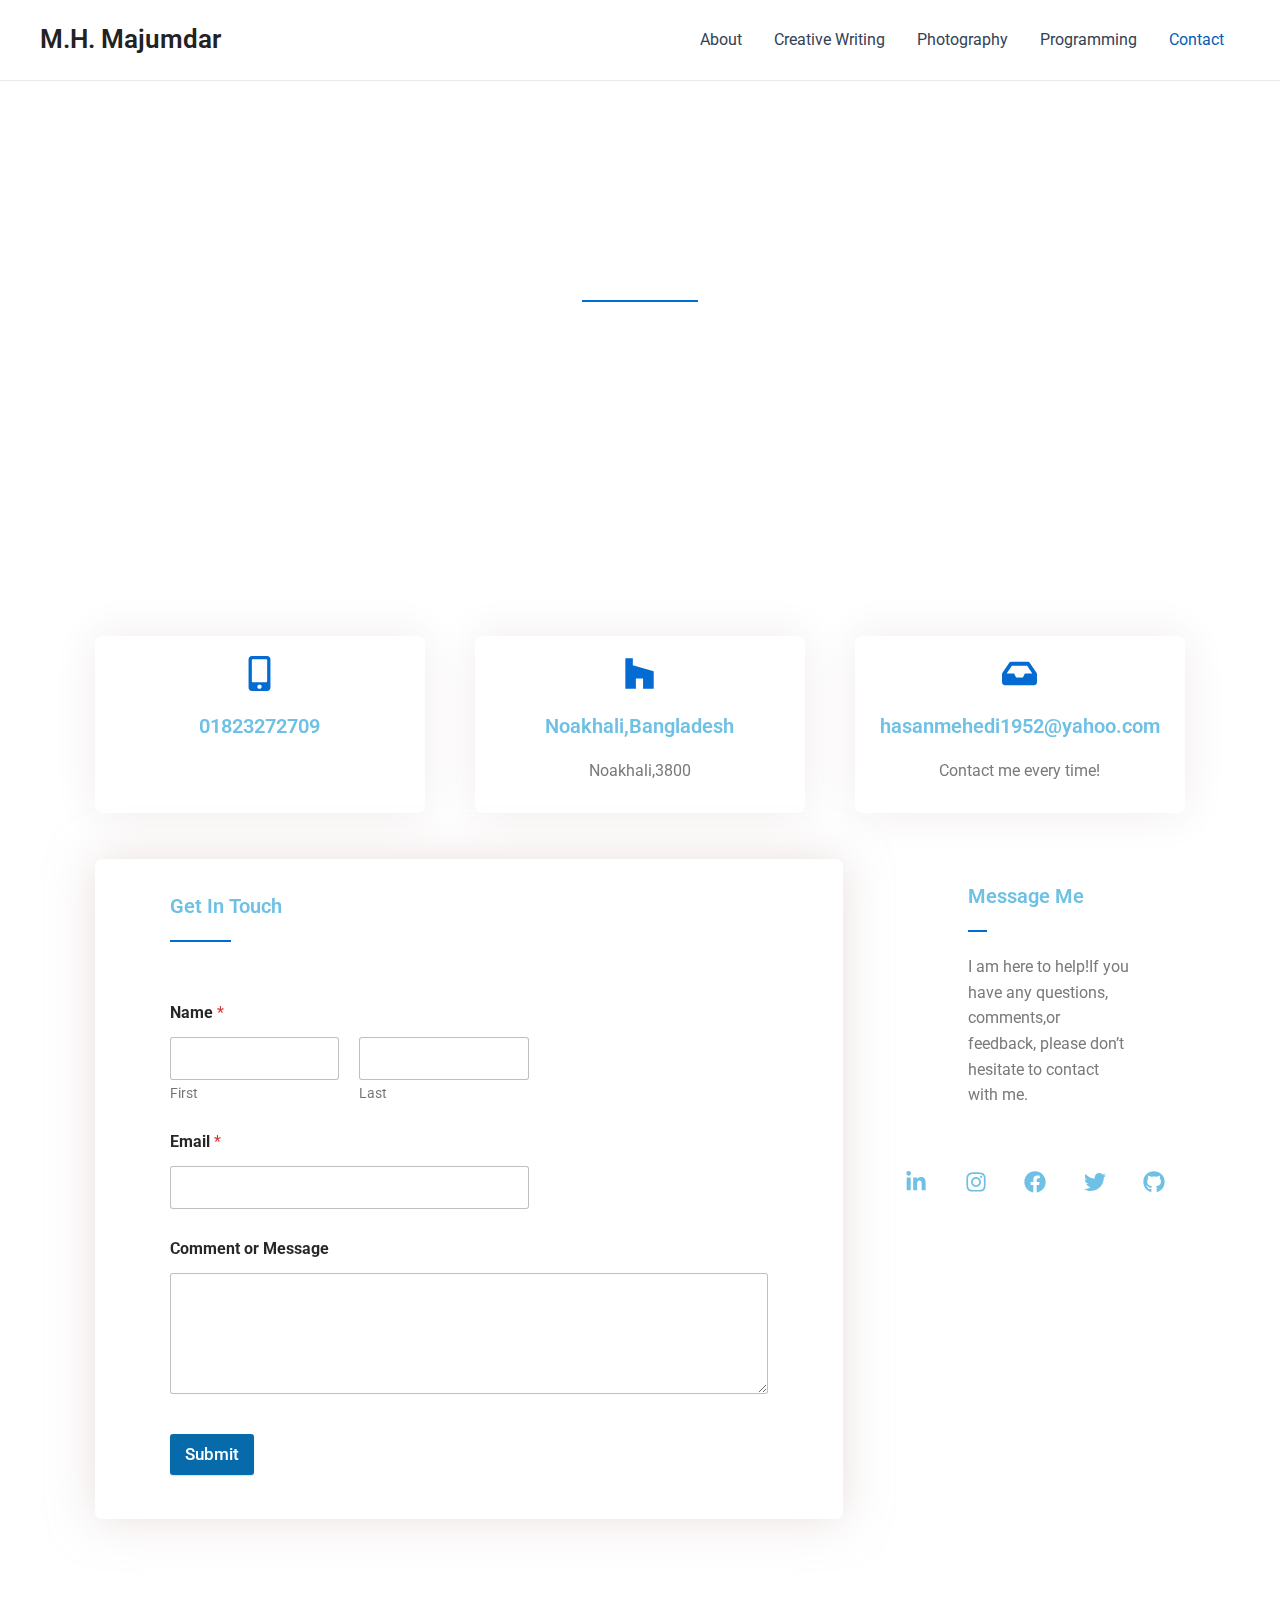
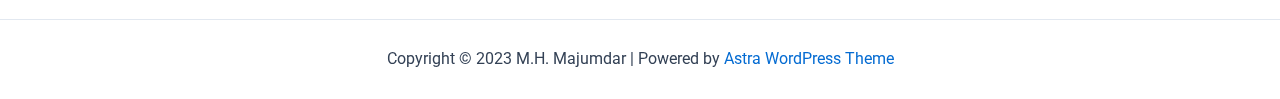
<file: index341b.html>
<HTML>
<!-- Created by HTTrack Website Copier/3.49-2 [XR&CO'2014] -->

<!-- Mirrored from localhost/website/?p=20 by HTTrack Website Copier/3.x [XR&CO'2014], Fri, 07 Jul 2023 12:58:41 GMT -->
<!-- Added by HTTrack --><meta http-equiv="content-type" content="text/html;charset=UTF-8" /><!-- /Added by HTTrack -->
<HEAD>
<META HTTP-EQUIV="Content-Type" CONTENT="text/html;charset=UTF-8"><META HTTP-EQUIV="Refresh" CONTENT="0; URL=index0d2a.html?page_id=20"><TITLE>Page has moved</TITLE>
</HEAD>
<BODY>
<A HREF="index0d2a.html?page_id=20"><h3>Click here...</h3></A>
</BODY>
<!-- Created by HTTrack Website Copier/3.49-2 [XR&CO'2014] -->

<!-- Mirrored from localhost/website/?p=20 by HTTrack Website Copier/3.x [XR&CO'2014], Fri, 07 Jul 2023 12:58:41 GMT -->
</HTML>
</file>
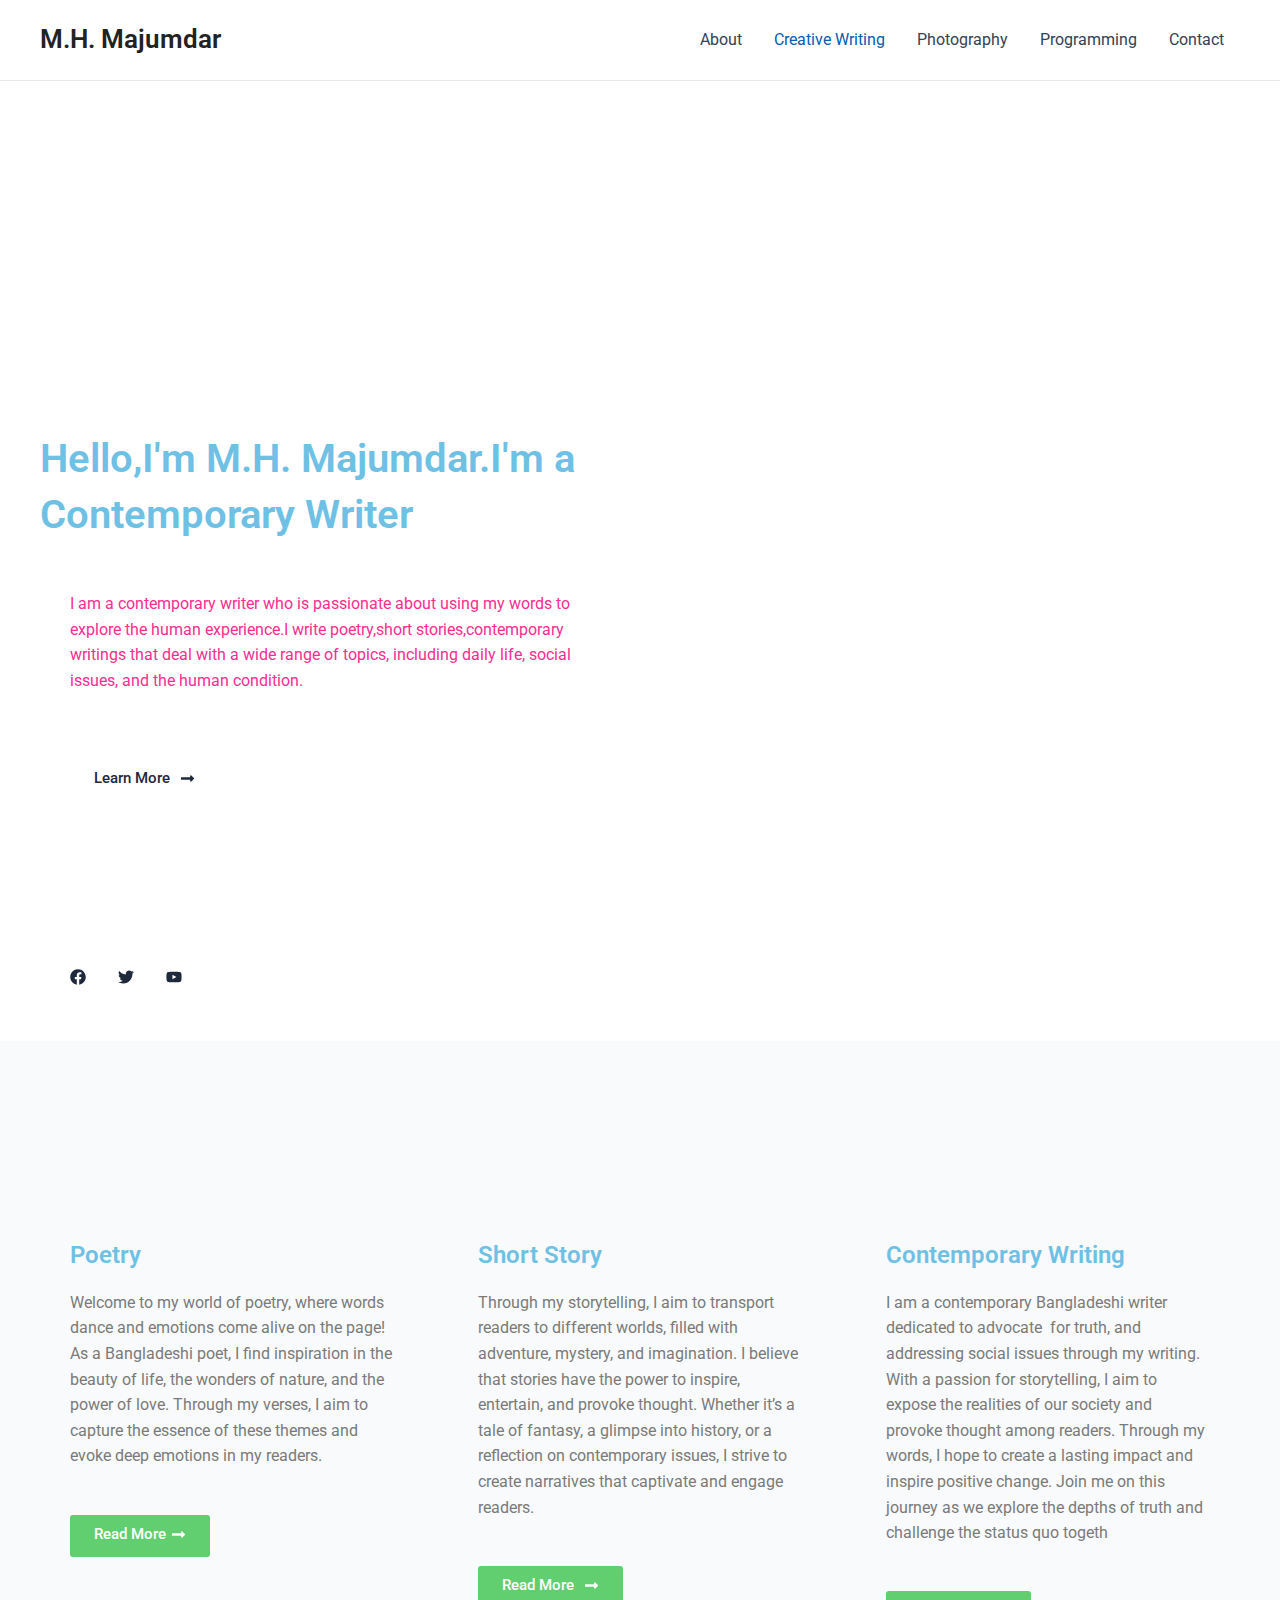
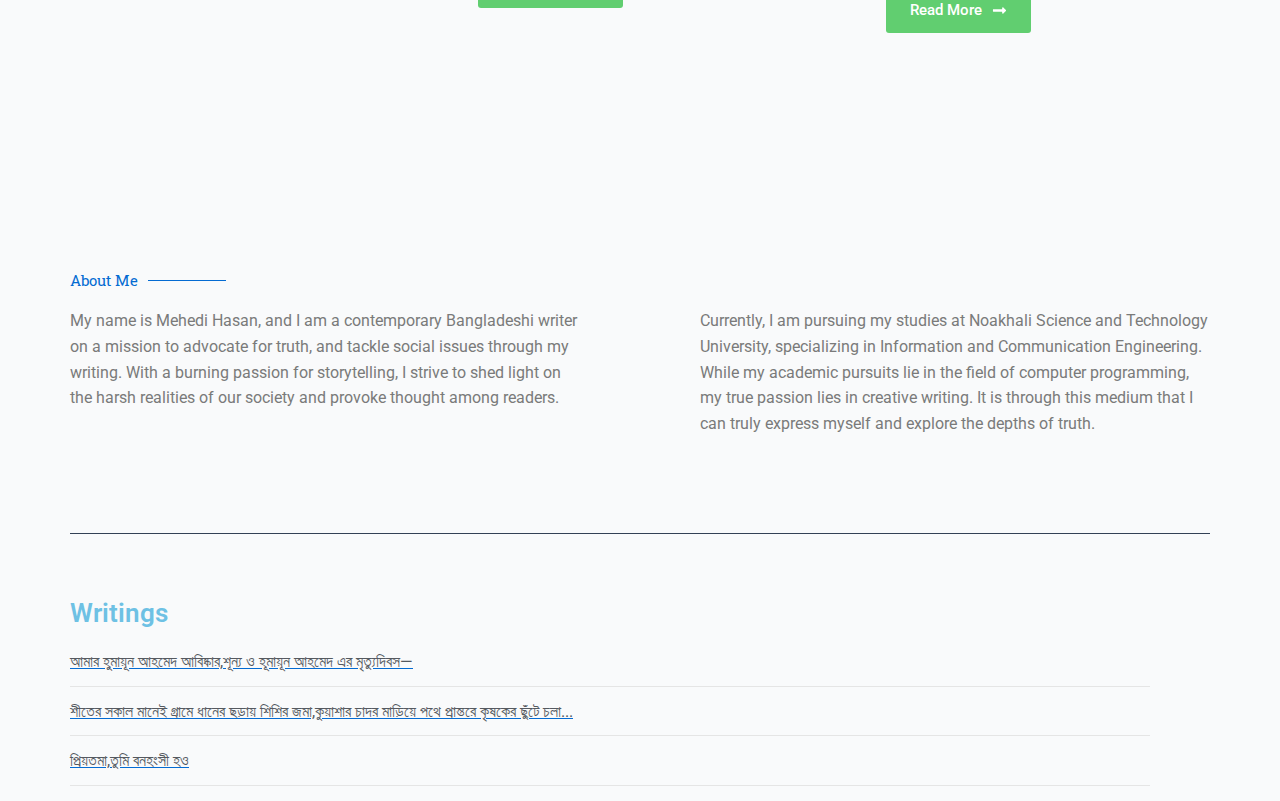
<file: index678b.html>
<HTML>
<!-- Created by HTTrack Website Copier/3.49-2 [XR&CO'2014] -->

<!-- Mirrored from localhost/website/?p=12 by HTTrack Website Copier/3.x [XR&CO'2014], Fri, 07 Jul 2023 12:51:04 GMT -->
<!-- Added by HTTrack --><meta http-equiv="content-type" content="text/html;charset=UTF-8" /><!-- /Added by HTTrack -->
<HEAD>
<META HTTP-EQUIV="Content-Type" CONTENT="text/html;charset=UTF-8"><META HTTP-EQUIV="Refresh" CONTENT="0; URL=indexd236.html?page_id=12"><TITLE>Page has moved</TITLE>
</HEAD>
<BODY>
<A HREF="indexd236.html?page_id=12"><h3>Click here...</h3></A>
</BODY>
<!-- Created by HTTrack Website Copier/3.49-2 [XR&CO'2014] -->

<!-- Mirrored from localhost/website/?p=12 by HTTrack Website Copier/3.x [XR&CO'2014], Fri, 07 Jul 2023 12:51:04 GMT -->
</HTML>
</file>
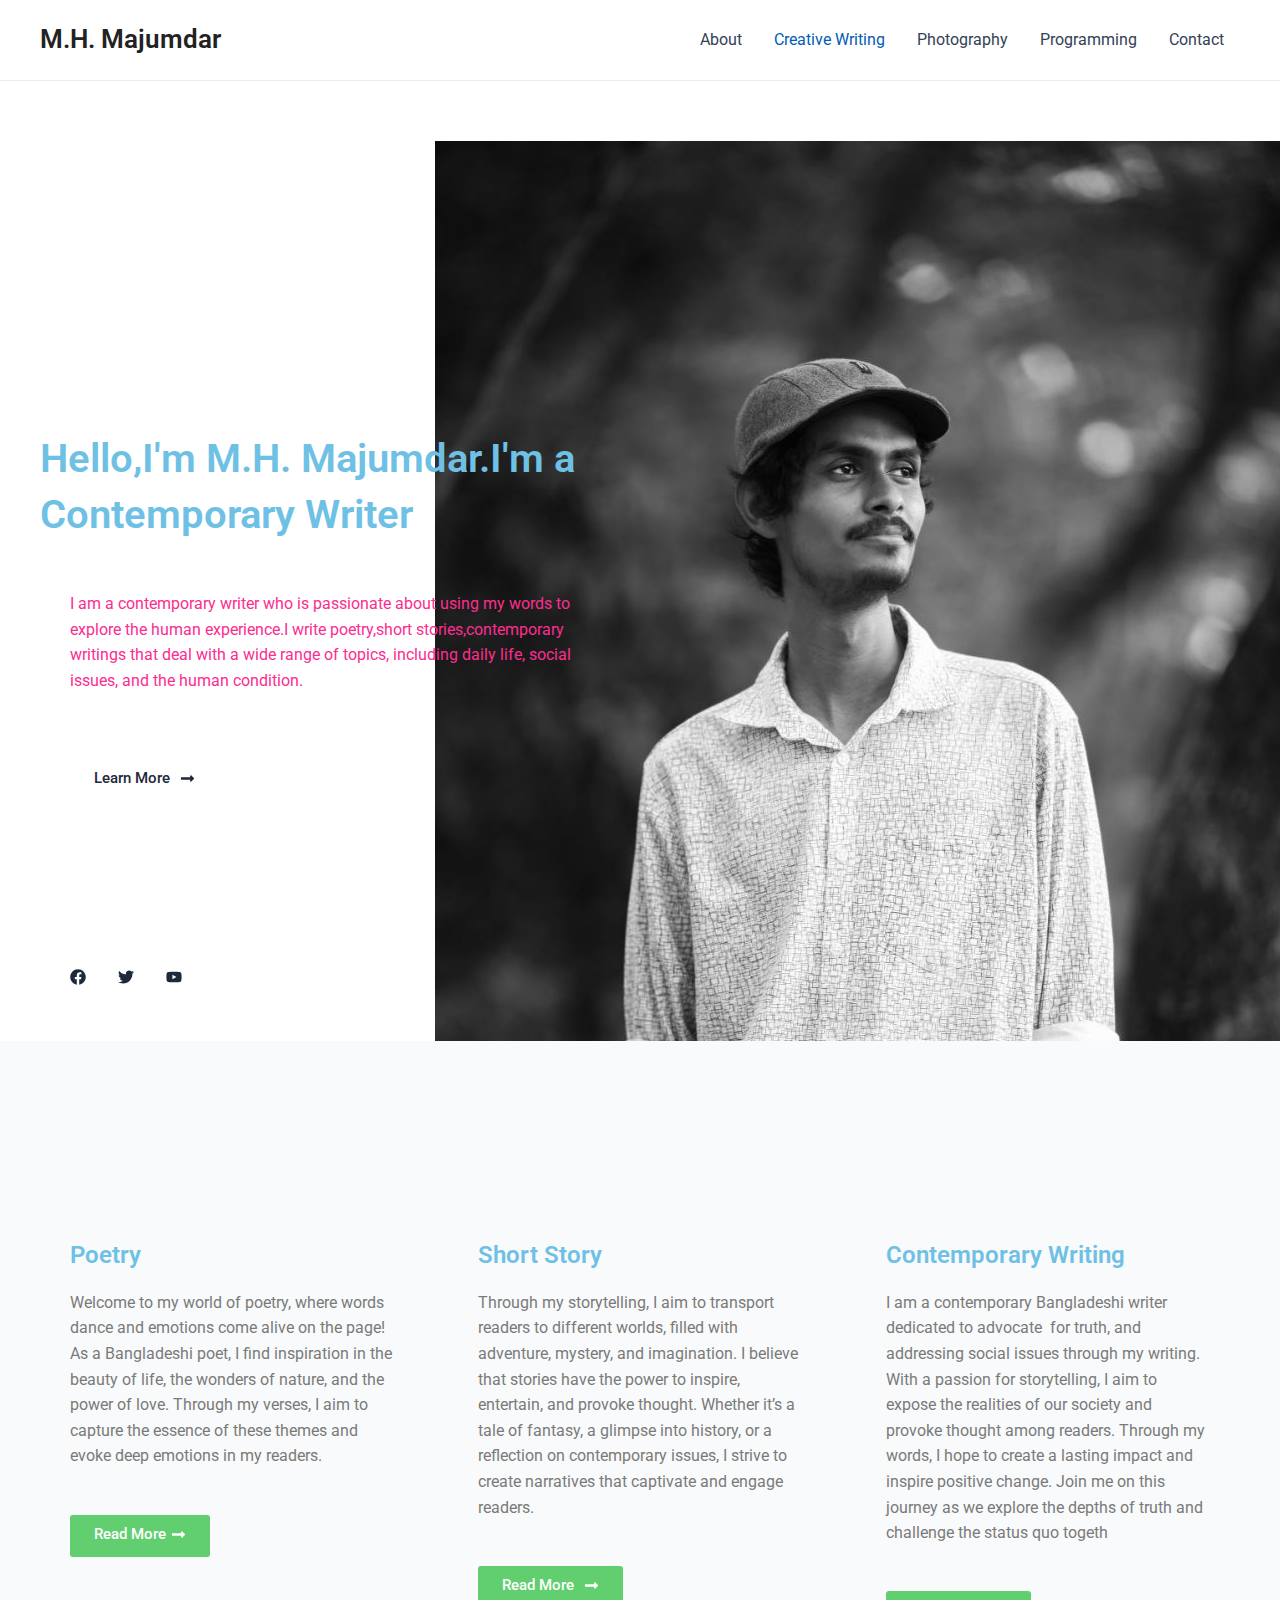
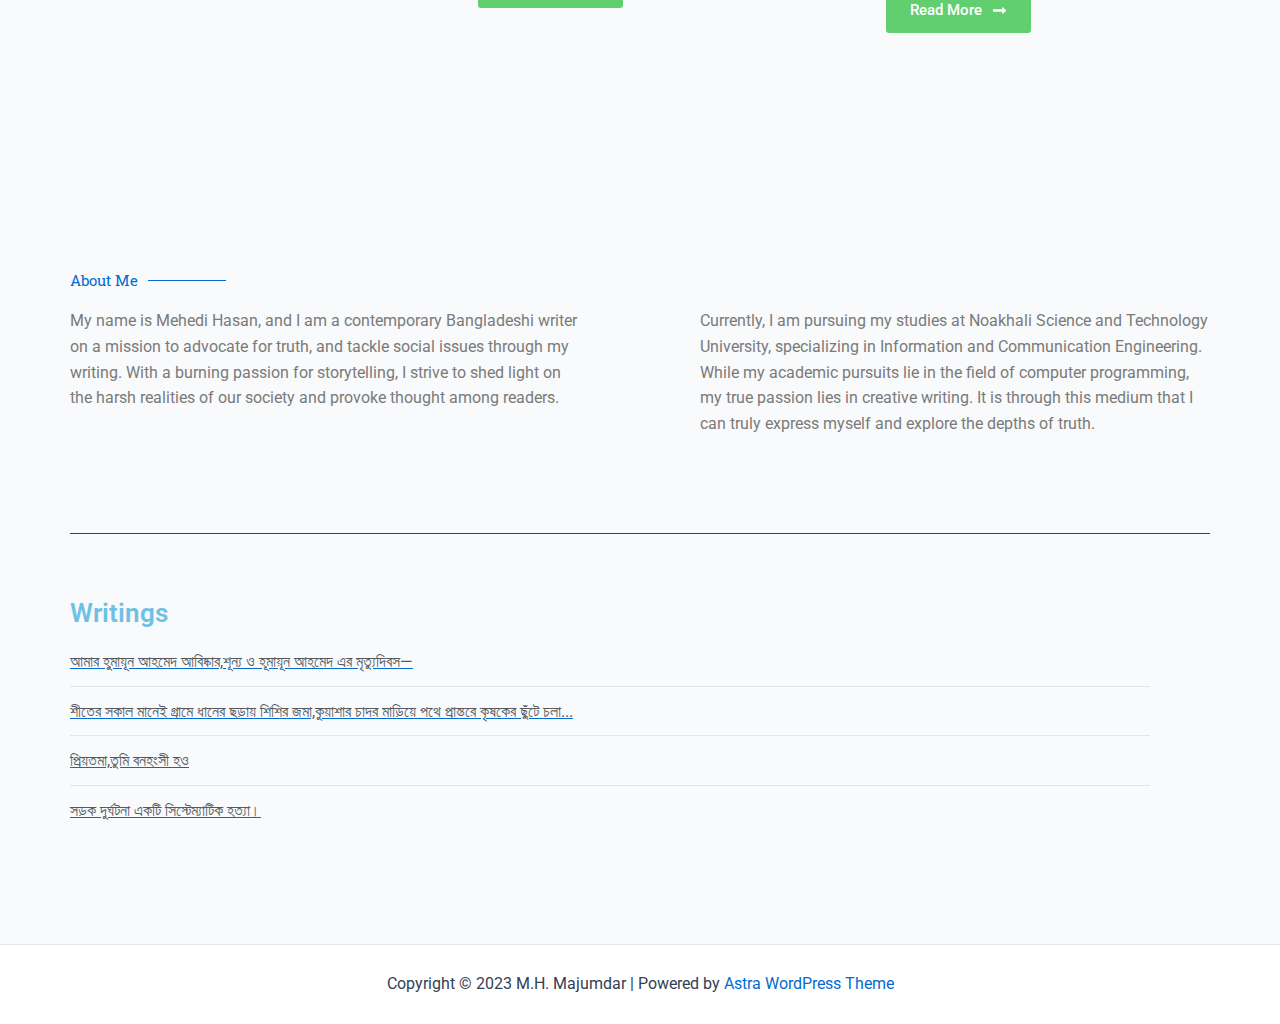
<file: indexd236.html>
<!DOCTYPE html>
<html lang="en-US">

<!-- Mirrored from localhost/website/?page_id=12 by HTTrack Website Copier/3.x [XR&CO'2014], Fri, 07 Jul 2023 12:47:31 GMT -->
<!-- Added by HTTrack --><meta http-equiv="content-type" content="text/html;charset=UTF-8" /><!-- /Added by HTTrack -->
<head>
<meta charset="UTF-8">
<meta name="viewport" content="width=device-width, initial-scale=1">
	 <link rel="profile" href="https://gmpg.org/xfn/11"> 
	 <title>Creative Writing &#8211; M.H. Majumdar</title>
<meta name='robots' content='max-image-preview:large' />
<link rel="alternate" type="application/rss+xml" title="M.H. Majumdar &raquo; Feed" href="indexd784.html?feed=rss2" />
<link rel="alternate" type="application/rss+xml" title="M.H. Majumdar &raquo; Comments Feed" href="indexa6da.html?feed=comments-rss2" />
<script>
window._wpemojiSettings = {"baseUrl":"https:\/\/s.w.org\/images\/core\/emoji\/14.0.0\/72x72\/","ext":".png","svgUrl":"https:\/\/s.w.org\/images\/core\/emoji\/14.0.0\/svg\/","svgExt":".svg","source":{"concatemoji":"http:\/\/localhost\/website\/wp-includes\/js\/wp-emoji-release.min.js?ver=6.2.2"}};
/*! This file is auto-generated */
!function(e,a,t){var n,r,o,i=a.createElement("canvas"),p=i.getContext&&i.getContext("2d");function s(e,t){p.clearRect(0,0,i.width,i.height),p.fillText(e,0,0);e=i.toDataURL();return p.clearRect(0,0,i.width,i.height),p.fillText(t,0,0),e===i.toDataURL()}function c(e){var t=a.createElement("script");t.src=e,t.defer=t.type="text/javascript",a.getElementsByTagName("head")[0].appendChild(t)}for(o=Array("flag","emoji"),t.supports={everything:!0,everythingExceptFlag:!0},r=0;r<o.length;r++)t.supports[o[r]]=function(e){if(p&&p.fillText)switch(p.textBaseline="top",p.font="600 32px Arial",e){case"flag":return s("\ud83c\udff3\ufe0f\u200d\u26a7\ufe0f","\ud83c\udff3\ufe0f\u200b\u26a7\ufe0f")?!1:!s("\ud83c\uddfa\ud83c\uddf3","\ud83c\uddfa\u200b\ud83c\uddf3")&&!s("\ud83c\udff4\udb40\udc67\udb40\udc62\udb40\udc65\udb40\udc6e\udb40\udc67\udb40\udc7f","\ud83c\udff4\u200b\udb40\udc67\u200b\udb40\udc62\u200b\udb40\udc65\u200b\udb40\udc6e\u200b\udb40\udc67\u200b\udb40\udc7f");case"emoji":return!s("\ud83e\udef1\ud83c\udffb\u200d\ud83e\udef2\ud83c\udfff","\ud83e\udef1\ud83c\udffb\u200b\ud83e\udef2\ud83c\udfff")}return!1}(o[r]),t.supports.everything=t.supports.everything&&t.supports[o[r]],"flag"!==o[r]&&(t.supports.everythingExceptFlag=t.supports.everythingExceptFlag&&t.supports[o[r]]);t.supports.everythingExceptFlag=t.supports.everythingExceptFlag&&!t.supports.flag,t.DOMReady=!1,t.readyCallback=function(){t.DOMReady=!0},t.supports.everything||(n=function(){t.readyCallback()},a.addEventListener?(a.addEventListener("DOMContentLoaded",n,!1),e.addEventListener("load",n,!1)):(e.attachEvent("onload",n),a.attachEvent("onreadystatechange",function(){"complete"===a.readyState&&t.readyCallback()})),(e=t.source||{}).concatemoji?c(e.concatemoji):e.wpemoji&&e.twemoji&&(c(e.twemoji),c(e.wpemoji)))}(window,document,window._wpemojiSettings);
</script>
<style>
img.wp-smiley,
img.emoji {
	display: inline !important;
	border: none !important;
	box-shadow: none !important;
	height: 1em !important;
	width: 1em !important;
	margin: 0 0.07em !important;
	vertical-align: -0.1em !important;
	background: none !important;
	padding: 0 !important;
}
</style>
	<link rel='stylesheet' id='astra-theme-css-css' href='wp-content/themes/astra/assets/css/minified/main.min31a4.css?ver=4.1.5' media='all' />
<style id='astra-theme-css-inline-css'>
:root{--ast-container-default-xlg-padding:3em;--ast-container-default-lg-padding:3em;--ast-container-default-slg-padding:2em;--ast-container-default-md-padding:3em;--ast-container-default-sm-padding:3em;--ast-container-default-xs-padding:2.4em;--ast-container-default-xxs-padding:1.8em;--ast-code-block-background:#ECEFF3;--ast-comment-inputs-background:#F9FAFB;}html{font-size:100%;}a{color:var(--ast-global-color-0);}a:hover,a:focus{color:var(--ast-global-color-1);}body,button,input,select,textarea,.ast-button,.ast-custom-button{font-family:-apple-system,BlinkMacSystemFont,Segoe UI,Roboto,Oxygen-Sans,Ubuntu,Cantarell,Helvetica Neue,sans-serif;font-weight:400;font-size:16px;font-size:1rem;line-height:1.6em;}blockquote{color:var(--ast-global-color-3);}h1,.entry-content h1,h2,.entry-content h2,h3,.entry-content h3,h4,.entry-content h4,h5,.entry-content h5,h6,.entry-content h6,.site-title,.site-title a{font-weight:600;}.site-title{font-size:26px;font-size:1.625rem;display:block;}.site-header .site-description{font-size:15px;font-size:0.9375rem;display:none;}.entry-title{font-size:26px;font-size:1.625rem;}h1,.entry-content h1{font-size:40px;font-size:2.5rem;font-weight:600;line-height:1.4em;}h2,.entry-content h2{font-size:32px;font-size:2rem;font-weight:600;line-height:1.25em;}h3,.entry-content h3{font-size:26px;font-size:1.625rem;font-weight:600;line-height:1.2em;}h4,.entry-content h4{font-size:24px;font-size:1.5rem;line-height:1.2em;font-weight:600;}h5,.entry-content h5{font-size:20px;font-size:1.25rem;line-height:1.2em;font-weight:600;}h6,.entry-content h6{font-size:16px;font-size:1rem;line-height:1.25em;font-weight:600;}::selection{background-color:var(--ast-global-color-0);color:#ffffff;}body,h1,.entry-title a,.entry-content h1,h2,.entry-content h2,h3,.entry-content h3,h4,.entry-content h4,h5,.entry-content h5,h6,.entry-content h6{color:var(--ast-global-color-3);}.tagcloud a:hover,.tagcloud a:focus,.tagcloud a.current-item{color:#ffffff;border-color:var(--ast-global-color-0);background-color:var(--ast-global-color-0);}input:focus,input[type="text"]:focus,input[type="email"]:focus,input[type="url"]:focus,input[type="password"]:focus,input[type="reset"]:focus,input[type="search"]:focus,textarea:focus{border-color:var(--ast-global-color-0);}input[type="radio"]:checked,input[type=reset],input[type="checkbox"]:checked,input[type="checkbox"]:hover:checked,input[type="checkbox"]:focus:checked,input[type=range]::-webkit-slider-thumb{border-color:var(--ast-global-color-0);background-color:var(--ast-global-color-0);box-shadow:none;}.site-footer a:hover + .post-count,.site-footer a:focus + .post-count{background:var(--ast-global-color-0);border-color:var(--ast-global-color-0);}.single .nav-links .nav-previous,.single .nav-links .nav-next{color:var(--ast-global-color-0);}.entry-meta,.entry-meta *{line-height:1.45;color:var(--ast-global-color-0);}.entry-meta a:hover,.entry-meta a:hover *,.entry-meta a:focus,.entry-meta a:focus *,.page-links > .page-link,.page-links .page-link:hover,.post-navigation a:hover{color:var(--ast-global-color-1);}#cat option,.secondary .calendar_wrap thead a,.secondary .calendar_wrap thead a:visited{color:var(--ast-global-color-0);}.secondary .calendar_wrap #today,.ast-progress-val span{background:var(--ast-global-color-0);}.secondary a:hover + .post-count,.secondary a:focus + .post-count{background:var(--ast-global-color-0);border-color:var(--ast-global-color-0);}.calendar_wrap #today > a{color:#ffffff;}.page-links .page-link,.single .post-navigation a{color:var(--ast-global-color-0);}.ast-archive-title{color:var(--ast-global-color-2);}.widget-title{font-size:22px;font-size:1.375rem;color:var(--ast-global-color-2);}.ast-single-post .entry-content a,.ast-comment-content a:not(.ast-comment-edit-reply-wrap a){text-decoration:underline;}.ast-single-post .wp-block-button .wp-block-button__link,.ast-single-post .elementor-button-wrapper .elementor-button,.ast-single-post .entry-content .uagb-tab a,.ast-single-post .entry-content .uagb-ifb-cta a,.ast-single-post .entry-content .wp-block-uagb-buttons a,.ast-single-post .entry-content .uabb-module-content a,.ast-single-post .entry-content .uagb-post-grid a,.ast-single-post .entry-content .uagb-timeline a,.ast-single-post .entry-content .uagb-toc__wrap a,.ast-single-post .entry-content .uagb-taxomony-box a,.ast-single-post .entry-content .woocommerce a,.entry-content .wp-block-latest-posts > li > a,.ast-single-post .entry-content .wp-block-file__button{text-decoration:none;}a:focus-visible,.ast-menu-toggle:focus-visible,.site .skip-link:focus-visible,.wp-block-loginout input:focus-visible,.wp-block-search.wp-block-search__button-inside .wp-block-search__inside-wrapper,.ast-header-navigation-arrow:focus-visible{outline-style:dotted;outline-color:inherit;outline-width:thin;border-color:transparent;}input:focus,input[type="text"]:focus,input[type="email"]:focus,input[type="url"]:focus,input[type="password"]:focus,input[type="reset"]:focus,input[type="search"]:focus,textarea:focus,.wp-block-search__input:focus,[data-section="section-header-mobile-trigger"] .ast-button-wrap .ast-mobile-menu-trigger-minimal:focus,.ast-mobile-popup-drawer.active .menu-toggle-close:focus,.woocommerce-ordering select.orderby:focus,#ast-scroll-top:focus,.woocommerce a.add_to_cart_button:focus,.woocommerce .button.single_add_to_cart_button:focus{border-style:dotted;border-color:inherit;border-width:thin;outline-color:transparent;}.ast-logo-title-inline .site-logo-img{padding-right:1em;}.ast-page-builder-template .hentry {margin: 0;}.ast-page-builder-template .site-content > .ast-container {max-width: 100%;padding: 0;}.ast-page-builder-template .site-content #primary {padding: 0;margin: 0;}.ast-page-builder-template .no-results {text-align: center;margin: 4em auto;}.ast-page-builder-template .ast-pagination {padding: 2em;}.ast-page-builder-template .entry-header.ast-no-title.ast-no-thumbnail {margin-top: 0;}.ast-page-builder-template .entry-header.ast-header-without-markup {margin-top: 0;margin-bottom: 0;}.ast-page-builder-template .entry-header.ast-no-title.ast-no-meta {margin-bottom: 0;}.ast-page-builder-template.single .post-navigation {padding-bottom: 2em;}.ast-page-builder-template.single-post .site-content > .ast-container {max-width: 100%;}.ast-page-builder-template .entry-header {margin-top: 2em;margin-left: auto;margin-right: auto;}.ast-page-builder-template .ast-archive-description {margin: 2em auto 0;padding-left: 20px;padding-right: 20px;}.ast-page-builder-template .ast-row {margin-left: 0;margin-right: 0;}.single.ast-page-builder-template .entry-header + .entry-content {margin-bottom: 2em;}@media(min-width: 921px) {.ast-page-builder-template.archive.ast-right-sidebar .ast-row article,.ast-page-builder-template.archive.ast-left-sidebar .ast-row article {padding-left: 0;padding-right: 0;}}@media (max-width:921px){#ast-desktop-header{display:none;}}@media (min-width:921px){#ast-mobile-header{display:none;}}.wp-block-buttons.aligncenter{justify-content:center;}@media (max-width:921px){.ast-theme-transparent-header #primary,.ast-theme-transparent-header #secondary{padding:0;}}@media (max-width:921px){.ast-plain-container.ast-no-sidebar #primary{padding:0;}}.ast-plain-container.ast-no-sidebar #primary{margin-top:0;margin-bottom:0;}.wp-block-button.is-style-outline .wp-block-button__link{border-color:var(--ast-global-color-0);}div.wp-block-button.is-style-outline > .wp-block-button__link:not(.has-text-color),div.wp-block-button.wp-block-button__link.is-style-outline:not(.has-text-color){color:var(--ast-global-color-0);}.wp-block-button.is-style-outline .wp-block-button__link:hover,div.wp-block-button.is-style-outline .wp-block-button__link:focus,div.wp-block-button.is-style-outline > .wp-block-button__link:not(.has-text-color):hover,div.wp-block-button.wp-block-button__link.is-style-outline:not(.has-text-color):hover{color:#ffffff;background-color:var(--ast-global-color-1);border-color:var(--ast-global-color-1);}.post-page-numbers.current .page-link,.ast-pagination .page-numbers.current{color:#ffffff;border-color:var(--ast-global-color-0);background-color:var(--ast-global-color-0);border-radius:2px;}h1.widget-title{font-weight:600;}h2.widget-title{font-weight:600;}h3.widget-title{font-weight:600;}#page{display:flex;flex-direction:column;min-height:100vh;}.ast-404-layout-1 h1.page-title{color:var(--ast-global-color-2);}.single .post-navigation a{line-height:1em;height:inherit;}.error-404 .page-sub-title{font-size:1.5rem;font-weight:inherit;}.search .site-content .content-area .search-form{margin-bottom:0;}#page .site-content{flex-grow:1;}.widget{margin-bottom:3.5em;}#secondary li{line-height:1.5em;}#secondary .wp-block-group h2{margin-bottom:0.7em;}#secondary h2{font-size:1.7rem;}.ast-separate-container .ast-article-post,.ast-separate-container .ast-article-single,.ast-separate-container .ast-comment-list li.depth-1,.ast-separate-container .comment-respond{padding:3em;}.ast-separate-container .ast-comment-list li.depth-1,.hentry{margin-bottom:2em;}.ast-separate-container .ast-archive-description,.ast-separate-container .ast-author-box{background-color:var(--ast-global-color-5);border-bottom:1px solid var(--ast-border-color);}.ast-separate-container .comments-title{padding:2em 2em 0 2em;}.ast-page-builder-template .comment-form-textarea,.ast-comment-formwrap .ast-grid-common-col{padding:0;}.ast-comment-formwrap{padding:0 20px;display:inline-flex;column-gap:20px;}.archive.ast-page-builder-template .entry-header{margin-top:2em;}.ast-page-builder-template .ast-comment-formwrap{width:100%;}.entry-title{margin-bottom:0.5em;}.ast-archive-description p{font-size:inherit;font-weight:inherit;line-height:inherit;}@media (min-width:921px){.ast-left-sidebar.ast-page-builder-template #secondary,.archive.ast-right-sidebar.ast-page-builder-template .site-main{padding-left:20px;padding-right:20px;}}@media (max-width:544px){.ast-comment-formwrap.ast-row{column-gap:10px;display:inline-block;}#ast-commentform .ast-grid-common-col{position:relative;width:100%;}}@media (min-width:1201px){.ast-separate-container .ast-article-post,.ast-separate-container .ast-article-single,.ast-separate-container .ast-author-box,.ast-separate-container .ast-404-layout-1,.ast-separate-container .no-results{padding:3em;}}@media (max-width:921px){.ast-separate-container #primary,.ast-separate-container #secondary{padding:1.5em 0;}#primary,#secondary{padding:1.5em 0;margin:0;}.ast-left-sidebar #content > .ast-container{display:flex;flex-direction:column-reverse;width:100%;}}@media (min-width:922px){.ast-separate-container.ast-right-sidebar #primary,.ast-separate-container.ast-left-sidebar #primary{border:0;}.search-no-results.ast-separate-container #primary{margin-bottom:4em;}}.wp-block-button .wp-block-button__link{color:#ffffff;}.wp-block-button .wp-block-button__link:hover,.wp-block-button .wp-block-button__link:focus{color:#ffffff;background-color:var(--ast-global-color-1);border-color:var(--ast-global-color-1);}.elementor-widget-heading h1.elementor-heading-title{line-height:1.4em;}.elementor-widget-heading h2.elementor-heading-title{line-height:1.25em;}.elementor-widget-heading h3.elementor-heading-title{line-height:1.2em;}.elementor-widget-heading h4.elementor-heading-title{line-height:1.2em;}.elementor-widget-heading h5.elementor-heading-title{line-height:1.2em;}.elementor-widget-heading h6.elementor-heading-title{line-height:1.25em;}.wp-block-button .wp-block-button__link,.wp-block-search .wp-block-search__button,body .wp-block-file .wp-block-file__button{border-color:var(--ast-global-color-0);background-color:var(--ast-global-color-0);color:#ffffff;font-family:inherit;font-weight:500;line-height:1em;font-size:16px;font-size:1rem;padding-top:15px;padding-right:30px;padding-bottom:15px;padding-left:30px;}@media (max-width:921px){.wp-block-button .wp-block-button__link,.wp-block-search .wp-block-search__button,body .wp-block-file .wp-block-file__button{padding-top:14px;padding-right:28px;padding-bottom:14px;padding-left:28px;}}@media (max-width:544px){.wp-block-button .wp-block-button__link,.wp-block-search .wp-block-search__button,body .wp-block-file .wp-block-file__button{padding-top:12px;padding-right:24px;padding-bottom:12px;padding-left:24px;}}.menu-toggle,button,.ast-button,.ast-custom-button,.button,input#submit,input[type="button"],input[type="submit"],input[type="reset"],form[CLASS*="wp-block-search__"].wp-block-search .wp-block-search__inside-wrapper .wp-block-search__button,body .wp-block-file .wp-block-file__button,.search .search-submit,.woocommerce a.button,.woocommerce button.button,.woocommerce .woocommerce-message a.button,.woocommerce #respond input#submit.alt,.woocommerce input.button.alt,.woocommerce input.button,.woocommerce input.button:disabled,.woocommerce input.button:disabled[disabled],.woocommerce input.button:disabled:hover,.woocommerce input.button:disabled[disabled]:hover,.woocommerce #respond input#submit,.woocommerce button.button.alt.disabled,.wc-block-grid__products .wc-block-grid__product .wp-block-button__link,.wc-block-grid__product-onsale,[CLASS*="wc-block"] button,.woocommerce-js .astra-cart-drawer .astra-cart-drawer-content .woocommerce-mini-cart__buttons .button:not(.checkout):not(.ast-continue-shopping),.woocommerce-js .astra-cart-drawer .astra-cart-drawer-content .woocommerce-mini-cart__buttons a.checkout,.woocommerce button.button.alt.disabled.wc-variation-selection-needed{border-style:solid;border-top-width:0;border-right-width:0;border-left-width:0;border-bottom-width:0;color:#ffffff;border-color:var(--ast-global-color-0);background-color:var(--ast-global-color-0);padding-top:15px;padding-right:30px;padding-bottom:15px;padding-left:30px;font-family:inherit;font-weight:500;font-size:16px;font-size:1rem;line-height:1em;}button:focus,.menu-toggle:hover,button:hover,.ast-button:hover,.ast-custom-button:hover .button:hover,.ast-custom-button:hover ,input[type=reset]:hover,input[type=reset]:focus,input#submit:hover,input#submit:focus,input[type="button"]:hover,input[type="button"]:focus,input[type="submit"]:hover,input[type="submit"]:focus,form[CLASS*="wp-block-search__"].wp-block-search .wp-block-search__inside-wrapper .wp-block-search__button:hover,form[CLASS*="wp-block-search__"].wp-block-search .wp-block-search__inside-wrapper .wp-block-search__button:focus,body .wp-block-file .wp-block-file__button:hover,body .wp-block-file .wp-block-file__button:focus,.woocommerce a.button:hover,.woocommerce button.button:hover,.woocommerce .woocommerce-message a.button:hover,.woocommerce #respond input#submit:hover,.woocommerce #respond input#submit.alt:hover,.woocommerce input.button.alt:hover,.woocommerce input.button:hover,.woocommerce button.button.alt.disabled:hover,.wc-block-grid__products .wc-block-grid__product .wp-block-button__link:hover,[CLASS*="wc-block"] button:hover,.woocommerce-js .astra-cart-drawer .astra-cart-drawer-content .woocommerce-mini-cart__buttons .button:not(.checkout):not(.ast-continue-shopping):hover,.woocommerce-js .astra-cart-drawer .astra-cart-drawer-content .woocommerce-mini-cart__buttons a.checkout:hover,.woocommerce button.button.alt.disabled.wc-variation-selection-needed:hover{color:#ffffff;background-color:var(--ast-global-color-1);border-color:var(--ast-global-color-1);}form[CLASS*="wp-block-search__"].wp-block-search .wp-block-search__inside-wrapper .wp-block-search__button.has-icon{padding-top:calc(15px - 3px);padding-right:calc(30px - 3px);padding-bottom:calc(15px - 3px);padding-left:calc(30px - 3px);}@media (max-width:921px){.menu-toggle,button,.ast-button,.ast-custom-button,.button,input#submit,input[type="button"],input[type="submit"],input[type="reset"],form[CLASS*="wp-block-search__"].wp-block-search .wp-block-search__inside-wrapper .wp-block-search__button,body .wp-block-file .wp-block-file__button,.search .search-submit,.woocommerce a.button,.woocommerce button.button,.woocommerce .woocommerce-message a.button,.woocommerce #respond input#submit.alt,.woocommerce input.button.alt,.woocommerce input.button,.woocommerce input.button:disabled,.woocommerce input.button:disabled[disabled],.woocommerce input.button:disabled:hover,.woocommerce input.button:disabled[disabled]:hover,.woocommerce #respond input#submit,.woocommerce button.button.alt.disabled,.wc-block-grid__products .wc-block-grid__product .wp-block-button__link,.wc-block-grid__product-onsale,[CLASS*="wc-block"] button,.woocommerce-js .astra-cart-drawer .astra-cart-drawer-content .woocommerce-mini-cart__buttons .button:not(.checkout):not(.ast-continue-shopping),.woocommerce-js .astra-cart-drawer .astra-cart-drawer-content .woocommerce-mini-cart__buttons a.checkout,.woocommerce button.button.alt.disabled.wc-variation-selection-needed{padding-top:14px;padding-right:28px;padding-bottom:14px;padding-left:28px;}}@media (max-width:544px){.menu-toggle,button,.ast-button,.ast-custom-button,.button,input#submit,input[type="button"],input[type="submit"],input[type="reset"],form[CLASS*="wp-block-search__"].wp-block-search .wp-block-search__inside-wrapper .wp-block-search__button,body .wp-block-file .wp-block-file__button,.search .search-submit,.woocommerce a.button,.woocommerce button.button,.woocommerce .woocommerce-message a.button,.woocommerce #respond input#submit.alt,.woocommerce input.button.alt,.woocommerce input.button,.woocommerce input.button:disabled,.woocommerce input.button:disabled[disabled],.woocommerce input.button:disabled:hover,.woocommerce input.button:disabled[disabled]:hover,.woocommerce #respond input#submit,.woocommerce button.button.alt.disabled,.wc-block-grid__products .wc-block-grid__product .wp-block-button__link,.wc-block-grid__product-onsale,[CLASS*="wc-block"] button,.woocommerce-js .astra-cart-drawer .astra-cart-drawer-content .woocommerce-mini-cart__buttons .button:not(.checkout):not(.ast-continue-shopping),.woocommerce-js .astra-cart-drawer .astra-cart-drawer-content .woocommerce-mini-cart__buttons a.checkout,.woocommerce button.button.alt.disabled.wc-variation-selection-needed{padding-top:12px;padding-right:24px;padding-bottom:12px;padding-left:24px;}}@media (max-width:921px){.ast-mobile-header-stack .main-header-bar .ast-search-menu-icon{display:inline-block;}.ast-header-break-point.ast-header-custom-item-outside .ast-mobile-header-stack .main-header-bar .ast-search-icon{margin:0;}.ast-comment-avatar-wrap img{max-width:2.5em;}.ast-separate-container .ast-comment-list li.depth-1{padding:1.5em 2.14em;}.ast-separate-container .comment-respond{padding:2em 2.14em;}.ast-comment-meta{padding:0 1.8888em 1.3333em;}}@media (min-width:544px){.ast-container{max-width:100%;}}@media (max-width:544px){.ast-separate-container .ast-article-post,.ast-separate-container .ast-article-single,.ast-separate-container .comments-title,.ast-separate-container .ast-archive-description{padding:1.5em 1em;}.ast-separate-container #content .ast-container{padding-left:0.54em;padding-right:0.54em;}.ast-separate-container .ast-comment-list li.depth-1{padding:1.5em 1em;margin-bottom:1.5em;}.ast-separate-container .ast-comment-list .bypostauthor{padding:.5em;}.ast-search-menu-icon.ast-dropdown-active .search-field{width:170px;}}.ast-separate-container{background-color:var(--ast-global-color-4);;}@media (max-width:921px){.site-title{display:block;}.site-header .site-description{display:none;}.entry-title{font-size:30px;}h1,.entry-content h1{font-size:30px;}h2,.entry-content h2{font-size:25px;}h3,.entry-content h3{font-size:20px;}}@media (max-width:544px){.site-title{display:block;}.site-header .site-description{display:none;}.entry-title{font-size:30px;}h1,.entry-content h1{font-size:30px;}h2,.entry-content h2{font-size:25px;}h3,.entry-content h3{font-size:20px;}}@media (max-width:921px){html{font-size:91.2%;}}@media (max-width:544px){html{font-size:91.2%;}}@media (min-width:922px){.ast-container{max-width:1240px;}}@media (min-width:922px){.site-content .ast-container{display:flex;}}@media (max-width:921px){.site-content .ast-container{flex-direction:column;}}@media (min-width:922px){.main-header-menu .sub-menu .menu-item.ast-left-align-sub-menu:hover > .sub-menu,.main-header-menu .sub-menu .menu-item.ast-left-align-sub-menu.focus > .sub-menu{margin-left:-0px;}}blockquote,cite {font-style: initial;}.wp-block-file {display: flex;align-items: center;flex-wrap: wrap;justify-content: space-between;}.wp-block-pullquote {border: none;}.wp-block-pullquote blockquote::before {content: "\201D";font-family: "Helvetica",sans-serif;display: flex;transform: rotate( 180deg );font-size: 6rem;font-style: normal;line-height: 1;font-weight: bold;align-items: center;justify-content: center;}.has-text-align-right > blockquote::before {justify-content: flex-start;}.has-text-align-left > blockquote::before {justify-content: flex-end;}figure.wp-block-pullquote.is-style-solid-color blockquote {max-width: 100%;text-align: inherit;}html body {--wp--custom--ast-default-block-top-padding: 3em;--wp--custom--ast-default-block-right-padding: 3em;--wp--custom--ast-default-block-bottom-padding: 3em;--wp--custom--ast-default-block-left-padding: 3em;--wp--custom--ast-container-width: 1200px;--wp--custom--ast-content-width-size: 1200px;--wp--custom--ast-wide-width-size: calc(1200px + var(--wp--custom--ast-default-block-left-padding) + var(--wp--custom--ast-default-block-right-padding));}.ast-narrow-container {--wp--custom--ast-content-width-size: 750px;--wp--custom--ast-wide-width-size: 750px;}@media(max-width: 921px) {html body {--wp--custom--ast-default-block-top-padding: 3em;--wp--custom--ast-default-block-right-padding: 2em;--wp--custom--ast-default-block-bottom-padding: 3em;--wp--custom--ast-default-block-left-padding: 2em;}}@media(max-width: 544px) {html body {--wp--custom--ast-default-block-top-padding: 3em;--wp--custom--ast-default-block-right-padding: 1.5em;--wp--custom--ast-default-block-bottom-padding: 3em;--wp--custom--ast-default-block-left-padding: 1.5em;}}.entry-content > .wp-block-group,.entry-content > .wp-block-cover,.entry-content > .wp-block-columns {padding-top: var(--wp--custom--ast-default-block-top-padding);padding-right: var(--wp--custom--ast-default-block-right-padding);padding-bottom: var(--wp--custom--ast-default-block-bottom-padding);padding-left: var(--wp--custom--ast-default-block-left-padding);}.ast-plain-container.ast-no-sidebar .entry-content > .alignfull,.ast-page-builder-template .ast-no-sidebar .entry-content > .alignfull {margin-left: calc( -50vw + 50%);margin-right: calc( -50vw + 50%);max-width: 100vw;width: 100vw;}.ast-plain-container.ast-no-sidebar .entry-content .alignfull .alignfull,.ast-page-builder-template.ast-no-sidebar .entry-content .alignfull .alignfull,.ast-plain-container.ast-no-sidebar .entry-content .alignfull .alignwide,.ast-page-builder-template.ast-no-sidebar .entry-content .alignfull .alignwide,.ast-plain-container.ast-no-sidebar .entry-content .alignwide .alignfull,.ast-page-builder-template.ast-no-sidebar .entry-content .alignwide .alignfull,.ast-plain-container.ast-no-sidebar .entry-content .alignwide .alignwide,.ast-page-builder-template.ast-no-sidebar .entry-content .alignwide .alignwide,.ast-plain-container.ast-no-sidebar .entry-content .wp-block-column .alignfull,.ast-page-builder-template.ast-no-sidebar .entry-content .wp-block-column .alignfull,.ast-plain-container.ast-no-sidebar .entry-content .wp-block-column .alignwide,.ast-page-builder-template.ast-no-sidebar .entry-content .wp-block-column .alignwide {margin-left: auto;margin-right: auto;width: 100%;}[ast-blocks-layout] .wp-block-separator:not(.is-style-dots) {height: 0;}[ast-blocks-layout] .wp-block-separator {margin: 20px auto;}[ast-blocks-layout] .wp-block-separator:not(.is-style-wide):not(.is-style-dots) {max-width: 100px;}[ast-blocks-layout] .wp-block-separator.has-background {padding: 0;}.entry-content[ast-blocks-layout] > * {max-width: var(--wp--custom--ast-content-width-size);margin-left: auto;margin-right: auto;}.entry-content[ast-blocks-layout] > .alignwide {max-width: var(--wp--custom--ast-wide-width-size);}.entry-content[ast-blocks-layout] .alignfull {max-width: none;}.entry-content .wp-block-columns {margin-bottom: 0;}blockquote {margin: 1.5em;border: none;}.wp-block-quote:not(.has-text-align-right):not(.has-text-align-center) {border-left: 5px solid rgba(0,0,0,0.05);}.has-text-align-right > blockquote,blockquote.has-text-align-right {border-right: 5px solid rgba(0,0,0,0.05);}.has-text-align-left > blockquote,blockquote.has-text-align-left {border-left: 5px solid rgba(0,0,0,0.05);}.wp-block-site-tagline,.wp-block-latest-posts .read-more {margin-top: 15px;}.wp-block-loginout p label {display: block;}.wp-block-loginout p:not(.login-remember):not(.login-submit) input {width: 100%;}.wp-block-loginout input:focus {border-color: transparent;}.wp-block-loginout input:focus {outline: thin dotted;}.entry-content .wp-block-media-text .wp-block-media-text__content {padding: 0 0 0 8%;}.entry-content .wp-block-media-text.has-media-on-the-right .wp-block-media-text__content {padding: 0 8% 0 0;}.entry-content .wp-block-media-text.has-background .wp-block-media-text__content {padding: 8%;}.entry-content .wp-block-cover:not([class*="background-color"]) .wp-block-cover__inner-container,.entry-content .wp-block-cover:not([class*="background-color"]) .wp-block-cover-image-text,.entry-content .wp-block-cover:not([class*="background-color"]) .wp-block-cover-text,.entry-content .wp-block-cover-image:not([class*="background-color"]) .wp-block-cover__inner-container,.entry-content .wp-block-cover-image:not([class*="background-color"]) .wp-block-cover-image-text,.entry-content .wp-block-cover-image:not([class*="background-color"]) .wp-block-cover-text {color: var(--ast-global-color-5);}.wp-block-loginout .login-remember input {width: 1.1rem;height: 1.1rem;margin: 0 5px 4px 0;vertical-align: middle;}.wp-block-latest-posts > li > *:first-child,.wp-block-latest-posts:not(.is-grid) > li:first-child {margin-top: 0;}.wp-block-search__inside-wrapper .wp-block-search__input {padding: 0 10px;color: var(--ast-global-color-3);background: var(--ast-global-color-5);border-color: var(--ast-border-color);}.wp-block-latest-posts .read-more {margin-bottom: 1.5em;}.wp-block-search__no-button .wp-block-search__inside-wrapper .wp-block-search__input {padding-top: 5px;padding-bottom: 5px;}.wp-block-latest-posts .wp-block-latest-posts__post-date,.wp-block-latest-posts .wp-block-latest-posts__post-author {font-size: 1rem;}.wp-block-latest-posts > li > *,.wp-block-latest-posts:not(.is-grid) > li {margin-top: 12px;margin-bottom: 12px;}.ast-page-builder-template .entry-content[ast-blocks-layout] > *,.ast-page-builder-template .entry-content[ast-blocks-layout] > .alignfull > * {max-width: none;}.ast-page-builder-template .entry-content[ast-blocks-layout] > .alignwide > * {max-width: var(--wp--custom--ast-wide-width-size);}.ast-page-builder-template .entry-content[ast-blocks-layout] > .inherit-container-width > *,.ast-page-builder-template .entry-content[ast-blocks-layout] > * > *,.entry-content[ast-blocks-layout] > .wp-block-cover .wp-block-cover__inner-container {max-width: var(--wp--custom--ast-content-width-size);margin-left: auto;margin-right: auto;}.entry-content[ast-blocks-layout] .wp-block-cover:not(.alignleft):not(.alignright) {width: auto;}@media(max-width: 1200px) {.ast-separate-container .entry-content > .alignfull,.ast-separate-container .entry-content[ast-blocks-layout] > .alignwide,.ast-plain-container .entry-content[ast-blocks-layout] > .alignwide,.ast-plain-container .entry-content .alignfull {margin-left: calc(-1 * min(var(--ast-container-default-xlg-padding),20px)) ;margin-right: calc(-1 * min(var(--ast-container-default-xlg-padding),20px));}}@media(min-width: 1201px) {.ast-separate-container .entry-content > .alignfull {margin-left: calc(-1 * var(--ast-container-default-xlg-padding) );margin-right: calc(-1 * var(--ast-container-default-xlg-padding) );}.ast-separate-container .entry-content[ast-blocks-layout] > .alignwide,.ast-plain-container .entry-content[ast-blocks-layout] > .alignwide {margin-left: calc(-1 * var(--wp--custom--ast-default-block-left-padding) );margin-right: calc(-1 * var(--wp--custom--ast-default-block-right-padding) );}}@media(min-width: 921px) {.ast-separate-container .entry-content .wp-block-group.alignwide:not(.inherit-container-width) > :where(:not(.alignleft):not(.alignright)),.ast-plain-container .entry-content .wp-block-group.alignwide:not(.inherit-container-width) > :where(:not(.alignleft):not(.alignright)) {max-width: calc( var(--wp--custom--ast-content-width-size) + 80px );}.ast-plain-container.ast-right-sidebar .entry-content[ast-blocks-layout] .alignfull,.ast-plain-container.ast-left-sidebar .entry-content[ast-blocks-layout] .alignfull {margin-left: -60px;margin-right: -60px;}}@media(min-width: 544px) {.entry-content > .alignleft {margin-right: 20px;}.entry-content > .alignright {margin-left: 20px;}}@media (max-width:544px){.wp-block-columns .wp-block-column:not(:last-child){margin-bottom:20px;}.wp-block-latest-posts{margin:0;}}@media( max-width: 600px ) {.entry-content .wp-block-media-text .wp-block-media-text__content,.entry-content .wp-block-media-text.has-media-on-the-right .wp-block-media-text__content {padding: 8% 0 0;}.entry-content .wp-block-media-text.has-background .wp-block-media-text__content {padding: 8%;}}.ast-separate-container .entry-content .uagb-is-root-container {padding-left: 0;}.ast-page-builder-template .entry-header {padding-left: 0;}@media(min-width: 1201px) {.ast-separate-container .entry-content > .uagb-is-root-container {margin-left: 0;margin-right: 0;}}.ast-narrow-container .site-content .wp-block-uagb-image--align-full .wp-block-uagb-image__figure {max-width: 100%;margin-left: auto;margin-right: auto;}.entry-content ul,.entry-content ol {padding: revert;margin: revert;}:root .has-ast-global-color-0-color{color:var(--ast-global-color-0);}:root .has-ast-global-color-0-background-color{background-color:var(--ast-global-color-0);}:root .wp-block-button .has-ast-global-color-0-color{color:var(--ast-global-color-0);}:root .wp-block-button .has-ast-global-color-0-background-color{background-color:var(--ast-global-color-0);}:root .has-ast-global-color-1-color{color:var(--ast-global-color-1);}:root .has-ast-global-color-1-background-color{background-color:var(--ast-global-color-1);}:root .wp-block-button .has-ast-global-color-1-color{color:var(--ast-global-color-1);}:root .wp-block-button .has-ast-global-color-1-background-color{background-color:var(--ast-global-color-1);}:root .has-ast-global-color-2-color{color:var(--ast-global-color-2);}:root .has-ast-global-color-2-background-color{background-color:var(--ast-global-color-2);}:root .wp-block-button .has-ast-global-color-2-color{color:var(--ast-global-color-2);}:root .wp-block-button .has-ast-global-color-2-background-color{background-color:var(--ast-global-color-2);}:root .has-ast-global-color-3-color{color:var(--ast-global-color-3);}:root .has-ast-global-color-3-background-color{background-color:var(--ast-global-color-3);}:root .wp-block-button .has-ast-global-color-3-color{color:var(--ast-global-color-3);}:root .wp-block-button .has-ast-global-color-3-background-color{background-color:var(--ast-global-color-3);}:root .has-ast-global-color-4-color{color:var(--ast-global-color-4);}:root .has-ast-global-color-4-background-color{background-color:var(--ast-global-color-4);}:root .wp-block-button .has-ast-global-color-4-color{color:var(--ast-global-color-4);}:root .wp-block-button .has-ast-global-color-4-background-color{background-color:var(--ast-global-color-4);}:root .has-ast-global-color-5-color{color:var(--ast-global-color-5);}:root .has-ast-global-color-5-background-color{background-color:var(--ast-global-color-5);}:root .wp-block-button .has-ast-global-color-5-color{color:var(--ast-global-color-5);}:root .wp-block-button .has-ast-global-color-5-background-color{background-color:var(--ast-global-color-5);}:root .has-ast-global-color-6-color{color:var(--ast-global-color-6);}:root .has-ast-global-color-6-background-color{background-color:var(--ast-global-color-6);}:root .wp-block-button .has-ast-global-color-6-color{color:var(--ast-global-color-6);}:root .wp-block-button .has-ast-global-color-6-background-color{background-color:var(--ast-global-color-6);}:root .has-ast-global-color-7-color{color:var(--ast-global-color-7);}:root .has-ast-global-color-7-background-color{background-color:var(--ast-global-color-7);}:root .wp-block-button .has-ast-global-color-7-color{color:var(--ast-global-color-7);}:root .wp-block-button .has-ast-global-color-7-background-color{background-color:var(--ast-global-color-7);}:root .has-ast-global-color-8-color{color:var(--ast-global-color-8);}:root .has-ast-global-color-8-background-color{background-color:var(--ast-global-color-8);}:root .wp-block-button .has-ast-global-color-8-color{color:var(--ast-global-color-8);}:root .wp-block-button .has-ast-global-color-8-background-color{background-color:var(--ast-global-color-8);}:root{--ast-global-color-0:#046bd2;--ast-global-color-1:#045cb4;--ast-global-color-2:#1e293b;--ast-global-color-3:#334155;--ast-global-color-4:#f9fafb;--ast-global-color-5:#FFFFFF;--ast-global-color-6:#e2e8f0;--ast-global-color-7:#cbd5e1;--ast-global-color-8:#94a3b8;}:root {--ast-border-color : var(--ast-global-color-6);}.ast-single-entry-banner {-js-display: flex;display: flex;flex-direction: column;justify-content: center;text-align: center;position: relative;background: #eeeeee;}.ast-single-entry-banner[data-banner-layout="layout-1"] {max-width: 1200px;background: inherit;padding: 20px 0;}.ast-single-entry-banner[data-banner-width-type="custom"] {margin: 0 auto;width: 100%;}.ast-single-entry-banner + .site-content .entry-header {margin-bottom: 0;}header.entry-header .entry-title{font-weight:600;font-size:32px;font-size:2rem;}header.entry-header > *:not(:last-child){margin-bottom:10px;}.ast-archive-entry-banner {-js-display: flex;display: flex;flex-direction: column;justify-content: center;text-align: center;position: relative;background: #eeeeee;}.ast-archive-entry-banner[data-banner-width-type="custom"] {margin: 0 auto;width: 100%;}.ast-archive-entry-banner[data-banner-layout="layout-1"] {background: inherit;padding: 20px 0;text-align: left;}body.archive .ast-archive-description{max-width:1200px;width:100%;text-align:left;padding-top:3em;padding-right:3em;padding-bottom:3em;padding-left:3em;}body.archive .ast-archive-description .ast-archive-title,body.archive .ast-archive-description .ast-archive-title *{font-weight:600;font-size:32px;font-size:2rem;}body.archive .ast-archive-description > *:not(:last-child){margin-bottom:10px;}@media (max-width:921px){body.archive .ast-archive-description{text-align:left;}}@media (max-width:544px){body.archive .ast-archive-description{text-align:left;}}.ast-breadcrumbs .trail-browse,.ast-breadcrumbs .trail-items,.ast-breadcrumbs .trail-items li{display:inline-block;margin:0;padding:0;border:none;background:inherit;text-indent:0;text-decoration:none;}.ast-breadcrumbs .trail-browse{font-size:inherit;font-style:inherit;font-weight:inherit;color:inherit;}.ast-breadcrumbs .trail-items{list-style:none;}.trail-items li::after{padding:0 0.3em;content:"\00bb";}.trail-items li:last-of-type::after{display:none;}h1,.entry-content h1,h2,.entry-content h2,h3,.entry-content h3,h4,.entry-content h4,h5,.entry-content h5,h6,.entry-content h6{color:var(--ast-global-color-2);}.entry-title a{color:var(--ast-global-color-2);}@media (max-width:921px){.ast-builder-grid-row-container.ast-builder-grid-row-tablet-3-firstrow .ast-builder-grid-row > *:first-child,.ast-builder-grid-row-container.ast-builder-grid-row-tablet-3-lastrow .ast-builder-grid-row > *:last-child{grid-column:1 / -1;}}@media (max-width:544px){.ast-builder-grid-row-container.ast-builder-grid-row-mobile-3-firstrow .ast-builder-grid-row > *:first-child,.ast-builder-grid-row-container.ast-builder-grid-row-mobile-3-lastrow .ast-builder-grid-row > *:last-child{grid-column:1 / -1;}}.ast-builder-layout-element[data-section="title_tagline"]{display:flex;}@media (max-width:921px){.ast-header-break-point .ast-builder-layout-element[data-section="title_tagline"]{display:flex;}}@media (max-width:544px){.ast-header-break-point .ast-builder-layout-element[data-section="title_tagline"]{display:flex;}}.ast-builder-menu-1{font-family:inherit;font-weight:inherit;}.ast-builder-menu-1 .menu-item > .menu-link{color:var(--ast-global-color-3);}.ast-builder-menu-1 .menu-item > .ast-menu-toggle{color:var(--ast-global-color-3);}.ast-builder-menu-1 .menu-item:hover > .menu-link,.ast-builder-menu-1 .inline-on-mobile .menu-item:hover > .ast-menu-toggle{color:var(--ast-global-color-1);}.ast-builder-menu-1 .menu-item:hover > .ast-menu-toggle{color:var(--ast-global-color-1);}.ast-builder-menu-1 .menu-item.current-menu-item > .menu-link,.ast-builder-menu-1 .inline-on-mobile .menu-item.current-menu-item > .ast-menu-toggle,.ast-builder-menu-1 .current-menu-ancestor > .menu-link{color:var(--ast-global-color-1);}.ast-builder-menu-1 .menu-item.current-menu-item > .ast-menu-toggle{color:var(--ast-global-color-1);}.ast-builder-menu-1 .sub-menu,.ast-builder-menu-1 .inline-on-mobile .sub-menu{border-top-width:2px;border-bottom-width:0px;border-right-width:0px;border-left-width:0px;border-color:var(--ast-global-color-0);border-style:solid;}.ast-builder-menu-1 .main-header-menu > .menu-item > .sub-menu,.ast-builder-menu-1 .main-header-menu > .menu-item > .astra-full-megamenu-wrapper{margin-top:0px;}.ast-desktop .ast-builder-menu-1 .main-header-menu > .menu-item > .sub-menu:before,.ast-desktop .ast-builder-menu-1 .main-header-menu > .menu-item > .astra-full-megamenu-wrapper:before{height:calc( 0px + 5px );}.ast-desktop .ast-builder-menu-1 .menu-item .sub-menu .menu-link{border-style:none;}@media (max-width:921px){.ast-header-break-point .ast-builder-menu-1 .menu-item.menu-item-has-children > .ast-menu-toggle{top:0;}.ast-builder-menu-1 .menu-item-has-children > .menu-link:after{content:unset;}.ast-builder-menu-1 .main-header-menu > .menu-item > .sub-menu,.ast-builder-menu-1 .main-header-menu > .menu-item > .astra-full-megamenu-wrapper{margin-top:0;}}@media (max-width:544px){.ast-header-break-point .ast-builder-menu-1 .menu-item.menu-item-has-children > .ast-menu-toggle{top:0;}.ast-builder-menu-1 .main-header-menu > .menu-item > .sub-menu,.ast-builder-menu-1 .main-header-menu > .menu-item > .astra-full-megamenu-wrapper{margin-top:0;}}.ast-builder-menu-1{display:flex;}@media (max-width:921px){.ast-header-break-point .ast-builder-menu-1{display:flex;}}@media (max-width:544px){.ast-header-break-point .ast-builder-menu-1{display:flex;}}.site-below-footer-wrap{padding-top:20px;padding-bottom:20px;}.site-below-footer-wrap[data-section="section-below-footer-builder"]{background-color:var(--ast-global-color-5);;min-height:80px;border-style:solid;border-width:0px;border-top-width:1px;border-top-color:var(--ast-global-color-6);}.site-below-footer-wrap[data-section="section-below-footer-builder"] .ast-builder-grid-row{max-width:1200px;margin-left:auto;margin-right:auto;}.site-below-footer-wrap[data-section="section-below-footer-builder"] .ast-builder-grid-row,.site-below-footer-wrap[data-section="section-below-footer-builder"] .site-footer-section{align-items:flex-start;}.site-below-footer-wrap[data-section="section-below-footer-builder"].ast-footer-row-inline .site-footer-section{display:flex;margin-bottom:0;}.ast-builder-grid-row-full .ast-builder-grid-row{grid-template-columns:1fr;}@media (max-width:921px){.site-below-footer-wrap[data-section="section-below-footer-builder"].ast-footer-row-tablet-inline .site-footer-section{display:flex;margin-bottom:0;}.site-below-footer-wrap[data-section="section-below-footer-builder"].ast-footer-row-tablet-stack .site-footer-section{display:block;margin-bottom:10px;}.ast-builder-grid-row-container.ast-builder-grid-row-tablet-full .ast-builder-grid-row{grid-template-columns:1fr;}}@media (max-width:544px){.site-below-footer-wrap[data-section="section-below-footer-builder"].ast-footer-row-mobile-inline .site-footer-section{display:flex;margin-bottom:0;}.site-below-footer-wrap[data-section="section-below-footer-builder"].ast-footer-row-mobile-stack .site-footer-section{display:block;margin-bottom:10px;}.ast-builder-grid-row-container.ast-builder-grid-row-mobile-full .ast-builder-grid-row{grid-template-columns:1fr;}}.site-below-footer-wrap[data-section="section-below-footer-builder"]{display:grid;}@media (max-width:921px){.ast-header-break-point .site-below-footer-wrap[data-section="section-below-footer-builder"]{display:grid;}}@media (max-width:544px){.ast-header-break-point .site-below-footer-wrap[data-section="section-below-footer-builder"]{display:grid;}}.ast-footer-copyright{text-align:center;}.ast-footer-copyright {color:var(--ast-global-color-3);}@media (max-width:921px){.ast-footer-copyright{text-align:center;}}@media (max-width:544px){.ast-footer-copyright{text-align:center;}}.ast-footer-copyright {font-size:16px;font-size:1rem;}.ast-footer-copyright.ast-builder-layout-element{display:flex;}@media (max-width:921px){.ast-header-break-point .ast-footer-copyright.ast-builder-layout-element{display:flex;}}@media (max-width:544px){.ast-header-break-point .ast-footer-copyright.ast-builder-layout-element{display:flex;}}.footer-widget-area.widget-area.site-footer-focus-item{width:auto;}.elementor-widget-heading .elementor-heading-title{margin:0;}.elementor-page .ast-menu-toggle{color:unset !important;background:unset !important;}.elementor-post.elementor-grid-item.hentry{margin-bottom:0;}.woocommerce div.product .elementor-element.elementor-products-grid .related.products ul.products li.product,.elementor-element .elementor-wc-products .woocommerce[class*='columns-'] ul.products li.product{width:auto;margin:0;float:none;}.elementor-toc__list-wrapper{margin:0;}.ast-left-sidebar .elementor-section.elementor-section-stretched,.ast-right-sidebar .elementor-section.elementor-section-stretched{max-width:100%;left:0 !important;}.elementor-template-full-width .ast-container{display:block;}@media (max-width:544px){.elementor-element .elementor-wc-products .woocommerce[class*="columns-"] ul.products li.product{width:auto;margin:0;}.elementor-element .woocommerce .woocommerce-result-count{float:none;}}.ast-header-break-point .main-header-bar{border-bottom-width:1px;}@media (min-width:922px){.main-header-bar{border-bottom-width:1px;}}.main-header-menu .menu-item, #astra-footer-menu .menu-item, .main-header-bar .ast-masthead-custom-menu-items{-js-display:flex;display:flex;-webkit-box-pack:center;-webkit-justify-content:center;-moz-box-pack:center;-ms-flex-pack:center;justify-content:center;-webkit-box-orient:vertical;-webkit-box-direction:normal;-webkit-flex-direction:column;-moz-box-orient:vertical;-moz-box-direction:normal;-ms-flex-direction:column;flex-direction:column;}.main-header-menu > .menu-item > .menu-link, #astra-footer-menu > .menu-item > .menu-link{height:100%;-webkit-box-align:center;-webkit-align-items:center;-moz-box-align:center;-ms-flex-align:center;align-items:center;-js-display:flex;display:flex;}.ast-header-break-point .main-navigation ul .menu-item .menu-link .icon-arrow:first-of-type svg{top:.2em;margin-top:0px;margin-left:0px;width:.65em;transform:translate(0, -2px) rotateZ(270deg);}.ast-mobile-popup-content .ast-submenu-expanded > .ast-menu-toggle{transform:rotateX(180deg);overflow-y:auto;}.ast-separate-container .blog-layout-1, .ast-separate-container .blog-layout-2, .ast-separate-container .blog-layout-3{background-color:transparent;background-image:none;}.ast-separate-container .ast-article-post{background-color:var(--ast-global-color-5);;}@media (max-width:921px){.ast-separate-container .ast-article-post{background-color:var(--ast-global-color-5);;}}@media (max-width:544px){.ast-separate-container .ast-article-post{background-color:var(--ast-global-color-5);;}}.ast-separate-container .ast-article-single:not(.ast-related-post), .ast-separate-container .comments-area .comment-respond,.ast-separate-container .comments-area .ast-comment-list li, .ast-separate-container .ast-woocommerce-container, .ast-separate-container .error-404, .ast-separate-container .no-results, .single.ast-separate-container .site-main .ast-author-meta, .ast-separate-container .related-posts-title-wrapper, .ast-separate-container.ast-two-container #secondary .widget,.ast-separate-container .comments-count-wrapper, .ast-box-layout.ast-plain-container .site-content,.ast-padded-layout.ast-plain-container .site-content, .ast-separate-container .comments-area .comments-title, .ast-narrow-container .site-content{background-color:var(--ast-global-color-5);;}@media (max-width:921px){.ast-separate-container .ast-article-single:not(.ast-related-post), .ast-separate-container .comments-area .comment-respond,.ast-separate-container .comments-area .ast-comment-list li, .ast-separate-container .ast-woocommerce-container, .ast-separate-container .error-404, .ast-separate-container .no-results, .single.ast-separate-container .site-main .ast-author-meta, .ast-separate-container .related-posts-title-wrapper, .ast-separate-container.ast-two-container #secondary .widget,.ast-separate-container .comments-count-wrapper, .ast-box-layout.ast-plain-container .site-content,.ast-padded-layout.ast-plain-container .site-content, .ast-separate-container .comments-area .comments-title, .ast-narrow-container .site-content{background-color:var(--ast-global-color-5);;}}@media (max-width:544px){.ast-separate-container .ast-article-single:not(.ast-related-post), .ast-separate-container .comments-area .comment-respond,.ast-separate-container .comments-area .ast-comment-list li, .ast-separate-container .ast-woocommerce-container, .ast-separate-container .error-404, .ast-separate-container .no-results, .single.ast-separate-container .site-main .ast-author-meta, .ast-separate-container .related-posts-title-wrapper, .ast-separate-container.ast-two-container #secondary .widget,.ast-separate-container .comments-count-wrapper, .ast-box-layout.ast-plain-container .site-content,.ast-padded-layout.ast-plain-container .site-content, .ast-separate-container .comments-area .comments-title, .ast-narrow-container .site-content{background-color:var(--ast-global-color-5);;}}.ast-plain-container, .ast-page-builder-template{background-color:var(--ast-global-color-5);;}@media (max-width:921px){.ast-plain-container, .ast-page-builder-template{background-color:var(--ast-global-color-5);;}}@media (max-width:544px){.ast-plain-container, .ast-page-builder-template{background-color:var(--ast-global-color-5);;}}
		#ast-scroll-top {
			display: none;
			position: fixed;
			text-align: center;
			cursor: pointer;
			z-index: 99;
			width: 2.1em;
			height: 2.1em;
			line-height: 2.1;
			color: #ffffff;
			border-radius: 2px;
			content: "";
			outline: inherit;
		}
		@media (min-width: 769px) {
			#ast-scroll-top {
				content: "769";
			}
		}
		#ast-scroll-top .ast-icon.icon-arrow svg {
			margin-left: 0px;
			vertical-align: middle;
			transform: translate(0, -20%) rotate(180deg);
			width: 1.6em;
		}
		.ast-scroll-to-top-right {
			right: 30px;
			bottom: 30px;
		}
		.ast-scroll-to-top-left {
			left: 30px;
			bottom: 30px;
		}
	#ast-scroll-top{background-color:var(--ast-global-color-0);font-size:15px;font-size:0.9375rem;}@media (max-width:921px){#ast-scroll-top .ast-icon.icon-arrow svg{width:1em;}}.ast-mobile-header-content > *,.ast-desktop-header-content > * {padding: 10px 0;height: auto;}.ast-mobile-header-content > *:first-child,.ast-desktop-header-content > *:first-child {padding-top: 10px;}.ast-mobile-header-content > .ast-builder-menu,.ast-desktop-header-content > .ast-builder-menu {padding-top: 0;}.ast-mobile-header-content > *:last-child,.ast-desktop-header-content > *:last-child {padding-bottom: 0;}.ast-mobile-header-content .ast-search-menu-icon.ast-inline-search label,.ast-desktop-header-content .ast-search-menu-icon.ast-inline-search label {width: 100%;}.ast-desktop-header-content .main-header-bar-navigation .ast-submenu-expanded > .ast-menu-toggle::before {transform: rotateX(180deg);}#ast-desktop-header .ast-desktop-header-content,.ast-mobile-header-content .ast-search-icon,.ast-desktop-header-content .ast-search-icon,.ast-mobile-header-wrap .ast-mobile-header-content,.ast-main-header-nav-open.ast-popup-nav-open .ast-mobile-header-wrap .ast-mobile-header-content,.ast-main-header-nav-open.ast-popup-nav-open .ast-desktop-header-content {display: none;}.ast-main-header-nav-open.ast-header-break-point #ast-desktop-header .ast-desktop-header-content,.ast-main-header-nav-open.ast-header-break-point .ast-mobile-header-wrap .ast-mobile-header-content {display: block;}.ast-desktop .ast-desktop-header-content .astra-menu-animation-slide-up > .menu-item > .sub-menu,.ast-desktop .ast-desktop-header-content .astra-menu-animation-slide-up > .menu-item .menu-item > .sub-menu,.ast-desktop .ast-desktop-header-content .astra-menu-animation-slide-down > .menu-item > .sub-menu,.ast-desktop .ast-desktop-header-content .astra-menu-animation-slide-down > .menu-item .menu-item > .sub-menu,.ast-desktop .ast-desktop-header-content .astra-menu-animation-fade > .menu-item > .sub-menu,.ast-desktop .ast-desktop-header-content .astra-menu-animation-fade > .menu-item .menu-item > .sub-menu {opacity: 1;visibility: visible;}.ast-hfb-header.ast-default-menu-enable.ast-header-break-point .ast-mobile-header-wrap .ast-mobile-header-content .main-header-bar-navigation {width: unset;margin: unset;}.ast-mobile-header-content.content-align-flex-end .main-header-bar-navigation .menu-item-has-children > .ast-menu-toggle,.ast-desktop-header-content.content-align-flex-end .main-header-bar-navigation .menu-item-has-children > .ast-menu-toggle {left: calc( 20px - 0.907em);right: auto;}.ast-mobile-header-content .ast-search-menu-icon,.ast-mobile-header-content .ast-search-menu-icon.slide-search,.ast-desktop-header-content .ast-search-menu-icon,.ast-desktop-header-content .ast-search-menu-icon.slide-search {width: 100%;position: relative;display: block;right: auto;transform: none;}.ast-mobile-header-content .ast-search-menu-icon.slide-search .search-form,.ast-mobile-header-content .ast-search-menu-icon .search-form,.ast-desktop-header-content .ast-search-menu-icon.slide-search .search-form,.ast-desktop-header-content .ast-search-menu-icon .search-form {right: 0;visibility: visible;opacity: 1;position: relative;top: auto;transform: none;padding: 0;display: block;overflow: hidden;}.ast-mobile-header-content .ast-search-menu-icon.ast-inline-search .search-field,.ast-mobile-header-content .ast-search-menu-icon .search-field,.ast-desktop-header-content .ast-search-menu-icon.ast-inline-search .search-field,.ast-desktop-header-content .ast-search-menu-icon .search-field {width: 100%;padding-right: 5.5em;}.ast-mobile-header-content .ast-search-menu-icon .search-submit,.ast-desktop-header-content .ast-search-menu-icon .search-submit {display: block;position: absolute;height: 100%;top: 0;right: 0;padding: 0 1em;border-radius: 0;}.ast-hfb-header.ast-default-menu-enable.ast-header-break-point .ast-mobile-header-wrap .ast-mobile-header-content .main-header-bar-navigation ul .sub-menu .menu-link {padding-left: 30px;}.ast-hfb-header.ast-default-menu-enable.ast-header-break-point .ast-mobile-header-wrap .ast-mobile-header-content .main-header-bar-navigation .sub-menu .menu-item .menu-item .menu-link {padding-left: 40px;}.ast-mobile-popup-drawer.active .ast-mobile-popup-inner{background-color:#ffffff;;}.ast-mobile-header-wrap .ast-mobile-header-content, .ast-desktop-header-content{background-color:#ffffff;;}.ast-mobile-popup-content > *, .ast-mobile-header-content > *, .ast-desktop-popup-content > *, .ast-desktop-header-content > *{padding-top:0px;padding-bottom:0px;}.content-align-flex-start .ast-builder-layout-element{justify-content:flex-start;}.content-align-flex-start .main-header-menu{text-align:left;}.ast-mobile-popup-drawer.active .menu-toggle-close{color:#3a3a3a;}.ast-mobile-header-wrap .ast-primary-header-bar,.ast-primary-header-bar .site-primary-header-wrap{min-height:80px;}.ast-desktop .ast-primary-header-bar .main-header-menu > .menu-item{line-height:80px;}@media (max-width:921px){#masthead .ast-mobile-header-wrap .ast-primary-header-bar,#masthead .ast-mobile-header-wrap .ast-below-header-bar{padding-left:20px;padding-right:20px;}}.ast-header-break-point .ast-primary-header-bar{border-bottom-width:1px;border-bottom-color:#eaeaea;border-bottom-style:solid;}@media (min-width:922px){.ast-primary-header-bar{border-bottom-width:1px;border-bottom-color:#eaeaea;border-bottom-style:solid;}}.ast-primary-header-bar{background-color:#ffffff;;}.ast-primary-header-bar{display:block;}@media (max-width:921px){.ast-header-break-point .ast-primary-header-bar{display:grid;}}@media (max-width:544px){.ast-header-break-point .ast-primary-header-bar{display:grid;}}[data-section="section-header-mobile-trigger"] .ast-button-wrap .ast-mobile-menu-trigger-minimal{color:var(--ast-global-color-0);border:none;background:transparent;}[data-section="section-header-mobile-trigger"] .ast-button-wrap .mobile-menu-toggle-icon .ast-mobile-svg{width:20px;height:20px;fill:var(--ast-global-color-0);}[data-section="section-header-mobile-trigger"] .ast-button-wrap .mobile-menu-wrap .mobile-menu{color:var(--ast-global-color-0);}.ast-builder-menu-mobile .main-navigation .main-header-menu .menu-item > .menu-link{color:var(--ast-global-color-3);}.ast-builder-menu-mobile .main-navigation .main-header-menu .menu-item > .ast-menu-toggle{color:var(--ast-global-color-3);}.ast-builder-menu-mobile .main-navigation .menu-item:hover > .menu-link, .ast-builder-menu-mobile .main-navigation .inline-on-mobile .menu-item:hover > .ast-menu-toggle{color:var(--ast-global-color-1);}.ast-builder-menu-mobile .main-navigation .menu-item:hover > .ast-menu-toggle{color:var(--ast-global-color-1);}.ast-builder-menu-mobile .main-navigation .menu-item.current-menu-item > .menu-link, .ast-builder-menu-mobile .main-navigation .inline-on-mobile .menu-item.current-menu-item > .ast-menu-toggle, .ast-builder-menu-mobile .main-navigation .menu-item.current-menu-ancestor > .menu-link, .ast-builder-menu-mobile .main-navigation .menu-item.current-menu-ancestor > .ast-menu-toggle{color:var(--ast-global-color-1);}.ast-builder-menu-mobile .main-navigation .menu-item.current-menu-item > .ast-menu-toggle{color:var(--ast-global-color-1);}.ast-builder-menu-mobile .main-navigation .menu-item.menu-item-has-children > .ast-menu-toggle{top:0;}.ast-builder-menu-mobile .main-navigation .menu-item-has-children > .menu-link:after{content:unset;}.ast-hfb-header .ast-builder-menu-mobile .main-header-menu, .ast-hfb-header .ast-builder-menu-mobile .main-navigation .menu-item .menu-link, .ast-hfb-header .ast-builder-menu-mobile .main-navigation .menu-item .sub-menu .menu-link{border-style:none;}.ast-builder-menu-mobile .main-navigation .menu-item.menu-item-has-children > .ast-menu-toggle{top:0;}@media (max-width:921px){.ast-builder-menu-mobile .main-navigation .main-header-menu .menu-item > .menu-link{color:var(--ast-global-color-3);}.ast-builder-menu-mobile .main-navigation .menu-item > .ast-menu-toggle{color:var(--ast-global-color-3);}.ast-builder-menu-mobile .main-navigation .menu-item:hover > .menu-link, .ast-builder-menu-mobile .main-navigation .inline-on-mobile .menu-item:hover > .ast-menu-toggle{color:var(--ast-global-color-1);background:var(--ast-global-color-4);}.ast-builder-menu-mobile .main-navigation .menu-item:hover > .ast-menu-toggle{color:var(--ast-global-color-1);}.ast-builder-menu-mobile .main-navigation .menu-item.current-menu-item > .menu-link, .ast-builder-menu-mobile .main-navigation .inline-on-mobile .menu-item.current-menu-item > .ast-menu-toggle, .ast-builder-menu-mobile .main-navigation .menu-item.current-menu-ancestor > .menu-link, .ast-builder-menu-mobile .main-navigation .menu-item.current-menu-ancestor > .ast-menu-toggle{color:var(--ast-global-color-1);background:var(--ast-global-color-4);}.ast-builder-menu-mobile .main-navigation .menu-item.current-menu-item > .ast-menu-toggle{color:var(--ast-global-color-1);}.ast-builder-menu-mobile .main-navigation .menu-item.menu-item-has-children > .ast-menu-toggle{top:0;}.ast-builder-menu-mobile .main-navigation .menu-item-has-children > .menu-link:after{content:unset;}.ast-builder-menu-mobile .main-navigation .main-header-menu, .ast-builder-menu-mobile .main-navigation .main-header-menu .sub-menu{background-color:var(--ast-global-color-5);;}}@media (max-width:544px){.ast-builder-menu-mobile .main-navigation .menu-item.menu-item-has-children > .ast-menu-toggle{top:0;}}.ast-builder-menu-mobile .main-navigation{display:block;}@media (max-width:921px){.ast-header-break-point .ast-builder-menu-mobile .main-navigation{display:block;}}@media (max-width:544px){.ast-header-break-point .ast-builder-menu-mobile .main-navigation{display:block;}}:root{--e-global-color-astglobalcolor0:#046bd2;--e-global-color-astglobalcolor1:#045cb4;--e-global-color-astglobalcolor2:#1e293b;--e-global-color-astglobalcolor3:#334155;--e-global-color-astglobalcolor4:#f9fafb;--e-global-color-astglobalcolor5:#FFFFFF;--e-global-color-astglobalcolor6:#e2e8f0;--e-global-color-astglobalcolor7:#cbd5e1;--e-global-color-astglobalcolor8:#94a3b8;}
</style>
<link rel='stylesheet' id='wp-block-library-css' href='wp-includes/css/dist/block-library/style.min3781.css?ver=6.2.2' media='all' />
<style id='global-styles-inline-css'>
body{--wp--preset--color--black: #000000;--wp--preset--color--cyan-bluish-gray: #abb8c3;--wp--preset--color--white: #ffffff;--wp--preset--color--pale-pink: #f78da7;--wp--preset--color--vivid-red: #cf2e2e;--wp--preset--color--luminous-vivid-orange: #ff6900;--wp--preset--color--luminous-vivid-amber: #fcb900;--wp--preset--color--light-green-cyan: #7bdcb5;--wp--preset--color--vivid-green-cyan: #00d084;--wp--preset--color--pale-cyan-blue: #8ed1fc;--wp--preset--color--vivid-cyan-blue: #0693e3;--wp--preset--color--vivid-purple: #9b51e0;--wp--preset--color--ast-global-color-0: var(--ast-global-color-0);--wp--preset--color--ast-global-color-1: var(--ast-global-color-1);--wp--preset--color--ast-global-color-2: var(--ast-global-color-2);--wp--preset--color--ast-global-color-3: var(--ast-global-color-3);--wp--preset--color--ast-global-color-4: var(--ast-global-color-4);--wp--preset--color--ast-global-color-5: var(--ast-global-color-5);--wp--preset--color--ast-global-color-6: var(--ast-global-color-6);--wp--preset--color--ast-global-color-7: var(--ast-global-color-7);--wp--preset--color--ast-global-color-8: var(--ast-global-color-8);--wp--preset--gradient--vivid-cyan-blue-to-vivid-purple: linear-gradient(135deg,rgba(6,147,227,1) 0%,rgb(155,81,224) 100%);--wp--preset--gradient--light-green-cyan-to-vivid-green-cyan: linear-gradient(135deg,rgb(122,220,180) 0%,rgb(0,208,130) 100%);--wp--preset--gradient--luminous-vivid-amber-to-luminous-vivid-orange: linear-gradient(135deg,rgba(252,185,0,1) 0%,rgba(255,105,0,1) 100%);--wp--preset--gradient--luminous-vivid-orange-to-vivid-red: linear-gradient(135deg,rgba(255,105,0,1) 0%,rgb(207,46,46) 100%);--wp--preset--gradient--very-light-gray-to-cyan-bluish-gray: linear-gradient(135deg,rgb(238,238,238) 0%,rgb(169,184,195) 100%);--wp--preset--gradient--cool-to-warm-spectrum: linear-gradient(135deg,rgb(74,234,220) 0%,rgb(151,120,209) 20%,rgb(207,42,186) 40%,rgb(238,44,130) 60%,rgb(251,105,98) 80%,rgb(254,248,76) 100%);--wp--preset--gradient--blush-light-purple: linear-gradient(135deg,rgb(255,206,236) 0%,rgb(152,150,240) 100%);--wp--preset--gradient--blush-bordeaux: linear-gradient(135deg,rgb(254,205,165) 0%,rgb(254,45,45) 50%,rgb(107,0,62) 100%);--wp--preset--gradient--luminous-dusk: linear-gradient(135deg,rgb(255,203,112) 0%,rgb(199,81,192) 50%,rgb(65,88,208) 100%);--wp--preset--gradient--pale-ocean: linear-gradient(135deg,rgb(255,245,203) 0%,rgb(182,227,212) 50%,rgb(51,167,181) 100%);--wp--preset--gradient--electric-grass: linear-gradient(135deg,rgb(202,248,128) 0%,rgb(113,206,126) 100%);--wp--preset--gradient--midnight: linear-gradient(135deg,rgb(2,3,129) 0%,rgb(40,116,252) 100%);--wp--preset--duotone--dark-grayscale: url('#wp-duotone-dark-grayscale');--wp--preset--duotone--grayscale: url('#wp-duotone-grayscale');--wp--preset--duotone--purple-yellow: url('#wp-duotone-purple-yellow');--wp--preset--duotone--blue-red: url('#wp-duotone-blue-red');--wp--preset--duotone--midnight: url('#wp-duotone-midnight');--wp--preset--duotone--magenta-yellow: url('#wp-duotone-magenta-yellow');--wp--preset--duotone--purple-green: url('#wp-duotone-purple-green');--wp--preset--duotone--blue-orange: url('#wp-duotone-blue-orange');--wp--preset--font-size--small: 13px;--wp--preset--font-size--medium: 20px;--wp--preset--font-size--large: 36px;--wp--preset--font-size--x-large: 42px;--wp--preset--spacing--20: 0.44rem;--wp--preset--spacing--30: 0.67rem;--wp--preset--spacing--40: 1rem;--wp--preset--spacing--50: 1.5rem;--wp--preset--spacing--60: 2.25rem;--wp--preset--spacing--70: 3.38rem;--wp--preset--spacing--80: 5.06rem;--wp--preset--shadow--natural: 6px 6px 9px rgba(0, 0, 0, 0.2);--wp--preset--shadow--deep: 12px 12px 50px rgba(0, 0, 0, 0.4);--wp--preset--shadow--sharp: 6px 6px 0px rgba(0, 0, 0, 0.2);--wp--preset--shadow--outlined: 6px 6px 0px -3px rgba(255, 255, 255, 1), 6px 6px rgba(0, 0, 0, 1);--wp--preset--shadow--crisp: 6px 6px 0px rgba(0, 0, 0, 1);}body { margin: 0;--wp--style--global--content-size: var(--wp--custom--ast-content-width-size);--wp--style--global--wide-size: var(--wp--custom--ast-wide-width-size); }.wp-site-blocks > .alignleft { float: left; margin-right: 2em; }.wp-site-blocks > .alignright { float: right; margin-left: 2em; }.wp-site-blocks > .aligncenter { justify-content: center; margin-left: auto; margin-right: auto; }.wp-site-blocks > * { margin-block-start: 0; margin-block-end: 0; }.wp-site-blocks > * + * { margin-block-start: 24px; }body { --wp--style--block-gap: 24px; }body .is-layout-flow > *{margin-block-start: 0;margin-block-end: 0;}body .is-layout-flow > * + *{margin-block-start: 24px;margin-block-end: 0;}body .is-layout-constrained > *{margin-block-start: 0;margin-block-end: 0;}body .is-layout-constrained > * + *{margin-block-start: 24px;margin-block-end: 0;}body .is-layout-flex{gap: 24px;}body .is-layout-flow > .alignleft{float: left;margin-inline-start: 0;margin-inline-end: 2em;}body .is-layout-flow > .alignright{float: right;margin-inline-start: 2em;margin-inline-end: 0;}body .is-layout-flow > .aligncenter{margin-left: auto !important;margin-right: auto !important;}body .is-layout-constrained > .alignleft{float: left;margin-inline-start: 0;margin-inline-end: 2em;}body .is-layout-constrained > .alignright{float: right;margin-inline-start: 2em;margin-inline-end: 0;}body .is-layout-constrained > .aligncenter{margin-left: auto !important;margin-right: auto !important;}body .is-layout-constrained > :where(:not(.alignleft):not(.alignright):not(.alignfull)){max-width: var(--wp--style--global--content-size);margin-left: auto !important;margin-right: auto !important;}body .is-layout-constrained > .alignwide{max-width: var(--wp--style--global--wide-size);}body .is-layout-flex{display: flex;}body .is-layout-flex{flex-wrap: wrap;align-items: center;}body .is-layout-flex > *{margin: 0;}body{padding-top: 0px;padding-right: 0px;padding-bottom: 0px;padding-left: 0px;}a:where(:not(.wp-element-button)){text-decoration: none;}.wp-element-button, .wp-block-button__link{background-color: #32373c;border-width: 0;color: #fff;font-family: inherit;font-size: inherit;line-height: inherit;padding: calc(0.667em + 2px) calc(1.333em + 2px);text-decoration: none;}.has-black-color{color: var(--wp--preset--color--black) !important;}.has-cyan-bluish-gray-color{color: var(--wp--preset--color--cyan-bluish-gray) !important;}.has-white-color{color: var(--wp--preset--color--white) !important;}.has-pale-pink-color{color: var(--wp--preset--color--pale-pink) !important;}.has-vivid-red-color{color: var(--wp--preset--color--vivid-red) !important;}.has-luminous-vivid-orange-color{color: var(--wp--preset--color--luminous-vivid-orange) !important;}.has-luminous-vivid-amber-color{color: var(--wp--preset--color--luminous-vivid-amber) !important;}.has-light-green-cyan-color{color: var(--wp--preset--color--light-green-cyan) !important;}.has-vivid-green-cyan-color{color: var(--wp--preset--color--vivid-green-cyan) !important;}.has-pale-cyan-blue-color{color: var(--wp--preset--color--pale-cyan-blue) !important;}.has-vivid-cyan-blue-color{color: var(--wp--preset--color--vivid-cyan-blue) !important;}.has-vivid-purple-color{color: var(--wp--preset--color--vivid-purple) !important;}.has-ast-global-color-0-color{color: var(--wp--preset--color--ast-global-color-0) !important;}.has-ast-global-color-1-color{color: var(--wp--preset--color--ast-global-color-1) !important;}.has-ast-global-color-2-color{color: var(--wp--preset--color--ast-global-color-2) !important;}.has-ast-global-color-3-color{color: var(--wp--preset--color--ast-global-color-3) !important;}.has-ast-global-color-4-color{color: var(--wp--preset--color--ast-global-color-4) !important;}.has-ast-global-color-5-color{color: var(--wp--preset--color--ast-global-color-5) !important;}.has-ast-global-color-6-color{color: var(--wp--preset--color--ast-global-color-6) !important;}.has-ast-global-color-7-color{color: var(--wp--preset--color--ast-global-color-7) !important;}.has-ast-global-color-8-color{color: var(--wp--preset--color--ast-global-color-8) !important;}.has-black-background-color{background-color: var(--wp--preset--color--black) !important;}.has-cyan-bluish-gray-background-color{background-color: var(--wp--preset--color--cyan-bluish-gray) !important;}.has-white-background-color{background-color: var(--wp--preset--color--white) !important;}.has-pale-pink-background-color{background-color: var(--wp--preset--color--pale-pink) !important;}.has-vivid-red-background-color{background-color: var(--wp--preset--color--vivid-red) !important;}.has-luminous-vivid-orange-background-color{background-color: var(--wp--preset--color--luminous-vivid-orange) !important;}.has-luminous-vivid-amber-background-color{background-color: var(--wp--preset--color--luminous-vivid-amber) !important;}.has-light-green-cyan-background-color{background-color: var(--wp--preset--color--light-green-cyan) !important;}.has-vivid-green-cyan-background-color{background-color: var(--wp--preset--color--vivid-green-cyan) !important;}.has-pale-cyan-blue-background-color{background-color: var(--wp--preset--color--pale-cyan-blue) !important;}.has-vivid-cyan-blue-background-color{background-color: var(--wp--preset--color--vivid-cyan-blue) !important;}.has-vivid-purple-background-color{background-color: var(--wp--preset--color--vivid-purple) !important;}.has-ast-global-color-0-background-color{background-color: var(--wp--preset--color--ast-global-color-0) !important;}.has-ast-global-color-1-background-color{background-color: var(--wp--preset--color--ast-global-color-1) !important;}.has-ast-global-color-2-background-color{background-color: var(--wp--preset--color--ast-global-color-2) !important;}.has-ast-global-color-3-background-color{background-color: var(--wp--preset--color--ast-global-color-3) !important;}.has-ast-global-color-4-background-color{background-color: var(--wp--preset--color--ast-global-color-4) !important;}.has-ast-global-color-5-background-color{background-color: var(--wp--preset--color--ast-global-color-5) !important;}.has-ast-global-color-6-background-color{background-color: var(--wp--preset--color--ast-global-color-6) !important;}.has-ast-global-color-7-background-color{background-color: var(--wp--preset--color--ast-global-color-7) !important;}.has-ast-global-color-8-background-color{background-color: var(--wp--preset--color--ast-global-color-8) !important;}.has-black-border-color{border-color: var(--wp--preset--color--black) !important;}.has-cyan-bluish-gray-border-color{border-color: var(--wp--preset--color--cyan-bluish-gray) !important;}.has-white-border-color{border-color: var(--wp--preset--color--white) !important;}.has-pale-pink-border-color{border-color: var(--wp--preset--color--pale-pink) !important;}.has-vivid-red-border-color{border-color: var(--wp--preset--color--vivid-red) !important;}.has-luminous-vivid-orange-border-color{border-color: var(--wp--preset--color--luminous-vivid-orange) !important;}.has-luminous-vivid-amber-border-color{border-color: var(--wp--preset--color--luminous-vivid-amber) !important;}.has-light-green-cyan-border-color{border-color: var(--wp--preset--color--light-green-cyan) !important;}.has-vivid-green-cyan-border-color{border-color: var(--wp--preset--color--vivid-green-cyan) !important;}.has-pale-cyan-blue-border-color{border-color: var(--wp--preset--color--pale-cyan-blue) !important;}.has-vivid-cyan-blue-border-color{border-color: var(--wp--preset--color--vivid-cyan-blue) !important;}.has-vivid-purple-border-color{border-color: var(--wp--preset--color--vivid-purple) !important;}.has-ast-global-color-0-border-color{border-color: var(--wp--preset--color--ast-global-color-0) !important;}.has-ast-global-color-1-border-color{border-color: var(--wp--preset--color--ast-global-color-1) !important;}.has-ast-global-color-2-border-color{border-color: var(--wp--preset--color--ast-global-color-2) !important;}.has-ast-global-color-3-border-color{border-color: var(--wp--preset--color--ast-global-color-3) !important;}.has-ast-global-color-4-border-color{border-color: var(--wp--preset--color--ast-global-color-4) !important;}.has-ast-global-color-5-border-color{border-color: var(--wp--preset--color--ast-global-color-5) !important;}.has-ast-global-color-6-border-color{border-color: var(--wp--preset--color--ast-global-color-6) !important;}.has-ast-global-color-7-border-color{border-color: var(--wp--preset--color--ast-global-color-7) !important;}.has-ast-global-color-8-border-color{border-color: var(--wp--preset--color--ast-global-color-8) !important;}.has-vivid-cyan-blue-to-vivid-purple-gradient-background{background: var(--wp--preset--gradient--vivid-cyan-blue-to-vivid-purple) !important;}.has-light-green-cyan-to-vivid-green-cyan-gradient-background{background: var(--wp--preset--gradient--light-green-cyan-to-vivid-green-cyan) !important;}.has-luminous-vivid-amber-to-luminous-vivid-orange-gradient-background{background: var(--wp--preset--gradient--luminous-vivid-amber-to-luminous-vivid-orange) !important;}.has-luminous-vivid-orange-to-vivid-red-gradient-background{background: var(--wp--preset--gradient--luminous-vivid-orange-to-vivid-red) !important;}.has-very-light-gray-to-cyan-bluish-gray-gradient-background{background: var(--wp--preset--gradient--very-light-gray-to-cyan-bluish-gray) !important;}.has-cool-to-warm-spectrum-gradient-background{background: var(--wp--preset--gradient--cool-to-warm-spectrum) !important;}.has-blush-light-purple-gradient-background{background: var(--wp--preset--gradient--blush-light-purple) !important;}.has-blush-bordeaux-gradient-background{background: var(--wp--preset--gradient--blush-bordeaux) !important;}.has-luminous-dusk-gradient-background{background: var(--wp--preset--gradient--luminous-dusk) !important;}.has-pale-ocean-gradient-background{background: var(--wp--preset--gradient--pale-ocean) !important;}.has-electric-grass-gradient-background{background: var(--wp--preset--gradient--electric-grass) !important;}.has-midnight-gradient-background{background: var(--wp--preset--gradient--midnight) !important;}.has-small-font-size{font-size: var(--wp--preset--font-size--small) !important;}.has-medium-font-size{font-size: var(--wp--preset--font-size--medium) !important;}.has-large-font-size{font-size: var(--wp--preset--font-size--large) !important;}.has-x-large-font-size{font-size: var(--wp--preset--font-size--x-large) !important;}
.wp-block-navigation a:where(:not(.wp-element-button)){color: inherit;}
.wp-block-pullquote{font-size: 1.5em;line-height: 1.6;}
</style>
<link rel='stylesheet' id='elementor-lazyload-css' href='wp-content/plugins/elementor/assets/css/modules/lazyload/frontend.mina1c3.css?ver=3.14.1' media='all' />
<link rel='stylesheet' id='simple-social-icons-font-css' href='wp-content/plugins/simple-social-icons/css/style5b75.css?ver=3.0.2' media='all' />
<link rel='stylesheet' id='elementor-frontend-css' href='wp-content/plugins/elementor/assets/css/frontend-lite.mina1c3.css?ver=3.14.1' media='all' />
<link rel='stylesheet' id='swiper-css' href='wp-content/plugins/elementor/assets/lib/swiper/v8/css/swiper.min94a4.css?ver=8.4.5' media='all' />
<link rel='stylesheet' id='elementor-post-22-css' href='wp-content/uploads/elementor/css/post-22d9c5.css?ver=1688638367' media='all' />
<link rel='stylesheet' id='font-awesome-5-all-css' href='wp-content/plugins/elementor/assets/lib/font-awesome/css/all.mina1c3.css?ver=3.14.1' media='all' />
<link rel='stylesheet' id='font-awesome-4-shim-css' href='wp-content/plugins/elementor/assets/lib/font-awesome/css/v4-shims.mina1c3.css?ver=3.14.1' media='all' />
<link rel='stylesheet' id='elementor-global-css' href='wp-content/uploads/elementor/css/globald9c5.css?ver=1688638367' media='all' />
<link rel='stylesheet' id='elementor-post-12-css' href='wp-content/uploads/elementor/css/post-124d1a.css?ver=1688642455' media='all' />
<link rel='stylesheet' id='google-fonts-1-css' href='https://fonts.googleapis.com/css?family=Roboto%3A100%2C100italic%2C200%2C200italic%2C300%2C300italic%2C400%2C400italic%2C500%2C500italic%2C600%2C600italic%2C700%2C700italic%2C800%2C800italic%2C900%2C900italic%7CRoboto+Slab%3A100%2C100italic%2C200%2C200italic%2C300%2C300italic%2C400%2C400italic%2C500%2C500italic%2C600%2C600italic%2C700%2C700italic%2C800%2C800italic%2C900%2C900italic&amp;display=swap&amp;ver=6.2.2' media='all' />
<link rel="preconnect" href="https://fonts.gstatic.com/" crossorigin><!--[if IE]>
<script src='http://localhost/website/wp-content/themes/astra/assets/js/minified/flexibility.min.js?ver=4.1.5' id='astra-flexibility-js'></script>
<script id='astra-flexibility-js-after'>
flexibility(document.documentElement);
</script>
<![endif]-->
<script src='wp-content/plugins/elementor/assets/lib/font-awesome/js/v4-shims.mina1c3.js?ver=3.14.1' id='font-awesome-4-shim-js'></script>
<link rel="https://api.w.org/" href="index52f0.json?rest_route=/" /><link rel="alternate" type="application/json" href="index2aaf.json?rest_route=/wp/v2/pages/12" /><link rel="EditURI" type="application/rsd+xml" title="RSD" href="xmlrpc0db0.php?rsd" />
<link rel="wlwmanifest" type="application/wlwmanifest+xml" href="wp-includes/wlwmanifest.xml" />
<meta name="generator" content="WordPress 6.2.2" />
<link rel="canonical" href="indexd236.html?page_id=12" />
<link rel='shortlink' href='index678b.html?p=12' />
<link rel="alternate" type="application/json+oembed" href="indexc84b.json?rest_route=%2Foembed%2F1.0%2Fembed&amp;url=http%3A%2F%2Flocalhost%2Fwebsite%2F%3Fpage_id%3D12" />
<link rel="alternate" type="text/xml+oembed" href="index1b1f.php?rest_route=%2Foembed%2F1.0%2Fembed&amp;url=http%3A%2F%2Flocalhost%2Fwebsite%2F%3Fpage_id%3D12&amp;format=xml" />
<meta name="generator" content="Elementor 3.14.1; features: e_dom_optimization, e_optimized_assets_loading, e_optimized_css_loading, e_font_icon_svg, a11y_improvements, additional_custom_breakpoints; settings: css_print_method-external, google_font-enabled, font_display-swap">
<style id="wpforms-css-vars-root">
				:root {
					--wpforms-field-border-radius: 3px;
--wpforms-field-background-color: #ffffff;
--wpforms-field-border-color: rgba( 0, 0, 0, 0.25 );
--wpforms-field-text-color: rgba( 0, 0, 0, 0.7 );
--wpforms-label-color: rgba( 0, 0, 0, 0.85 );
--wpforms-label-sublabel-color: rgba( 0, 0, 0, 0.55 );
--wpforms-label-error-color: #d63637;
--wpforms-button-border-radius: 3px;
--wpforms-button-background-color: #066aab;
--wpforms-button-text-color: #ffffff;
--wpforms-field-size-input-height: 43px;
--wpforms-field-size-input-spacing: 15px;
--wpforms-field-size-font-size: 16px;
--wpforms-field-size-line-height: 19px;
--wpforms-field-size-padding-h: 14px;
--wpforms-field-size-checkbox-size: 16px;
--wpforms-field-size-sublabel-spacing: 5px;
--wpforms-field-size-icon-size: 1;
--wpforms-label-size-font-size: 16px;
--wpforms-label-size-line-height: 19px;
--wpforms-label-size-sublabel-font-size: 14px;
--wpforms-label-size-sublabel-line-height: 17px;
--wpforms-button-size-font-size: 17px;
--wpforms-button-size-height: 41px;
--wpforms-button-size-padding-h: 15px;
--wpforms-button-size-margin-top: 10px;

				}
			</style></head>

<body itemtype='https://schema.org/WebPage' itemscope='itemscope' class="page-template-default page page-id-12 ast-desktop ast-page-builder-template ast-no-sidebar astra-4.1.5 ast-single-post ast-inherit-site-logo-transparent ast-hfb-header elementor-beta e-lazyload elementor-default elementor-kit-22 elementor-page elementor-page-12">
<svg xmlns="http://www.w3.org/2000/svg" viewBox="0 0 0 0" width="0" height="0" focusable="false" role="none" style="visibility: hidden; position: absolute; left: -9999px; overflow: hidden;" ><defs><filter id="wp-duotone-dark-grayscale"><feColorMatrix color-interpolation-filters="sRGB" type="matrix" values=" .299 .587 .114 0 0 .299 .587 .114 0 0 .299 .587 .114 0 0 .299 .587 .114 0 0 " /><feComponentTransfer color-interpolation-filters="sRGB" ><feFuncR type="table" tableValues="0 0.49803921568627" /><feFuncG type="table" tableValues="0 0.49803921568627" /><feFuncB type="table" tableValues="0 0.49803921568627" /><feFuncA type="table" tableValues="1 1" /></feComponentTransfer><feComposite in2="SourceGraphic" operator="in" /></filter></defs></svg><svg xmlns="http://www.w3.org/2000/svg" viewBox="0 0 0 0" width="0" height="0" focusable="false" role="none" style="visibility: hidden; position: absolute; left: -9999px; overflow: hidden;" ><defs><filter id="wp-duotone-grayscale"><feColorMatrix color-interpolation-filters="sRGB" type="matrix" values=" .299 .587 .114 0 0 .299 .587 .114 0 0 .299 .587 .114 0 0 .299 .587 .114 0 0 " /><feComponentTransfer color-interpolation-filters="sRGB" ><feFuncR type="table" tableValues="0 1" /><feFuncG type="table" tableValues="0 1" /><feFuncB type="table" tableValues="0 1" /><feFuncA type="table" tableValues="1 1" /></feComponentTransfer><feComposite in2="SourceGraphic" operator="in" /></filter></defs></svg><svg xmlns="http://www.w3.org/2000/svg" viewBox="0 0 0 0" width="0" height="0" focusable="false" role="none" style="visibility: hidden; position: absolute; left: -9999px; overflow: hidden;" ><defs><filter id="wp-duotone-purple-yellow"><feColorMatrix color-interpolation-filters="sRGB" type="matrix" values=" .299 .587 .114 0 0 .299 .587 .114 0 0 .299 .587 .114 0 0 .299 .587 .114 0 0 " /><feComponentTransfer color-interpolation-filters="sRGB" ><feFuncR type="table" tableValues="0.54901960784314 0.98823529411765" /><feFuncG type="table" tableValues="0 1" /><feFuncB type="table" tableValues="0.71764705882353 0.25490196078431" /><feFuncA type="table" tableValues="1 1" /></feComponentTransfer><feComposite in2="SourceGraphic" operator="in" /></filter></defs></svg><svg xmlns="http://www.w3.org/2000/svg" viewBox="0 0 0 0" width="0" height="0" focusable="false" role="none" style="visibility: hidden; position: absolute; left: -9999px; overflow: hidden;" ><defs><filter id="wp-duotone-blue-red"><feColorMatrix color-interpolation-filters="sRGB" type="matrix" values=" .299 .587 .114 0 0 .299 .587 .114 0 0 .299 .587 .114 0 0 .299 .587 .114 0 0 " /><feComponentTransfer color-interpolation-filters="sRGB" ><feFuncR type="table" tableValues="0 1" /><feFuncG type="table" tableValues="0 0.27843137254902" /><feFuncB type="table" tableValues="0.5921568627451 0.27843137254902" /><feFuncA type="table" tableValues="1 1" /></feComponentTransfer><feComposite in2="SourceGraphic" operator="in" /></filter></defs></svg><svg xmlns="http://www.w3.org/2000/svg" viewBox="0 0 0 0" width="0" height="0" focusable="false" role="none" style="visibility: hidden; position: absolute; left: -9999px; overflow: hidden;" ><defs><filter id="wp-duotone-midnight"><feColorMatrix color-interpolation-filters="sRGB" type="matrix" values=" .299 .587 .114 0 0 .299 .587 .114 0 0 .299 .587 .114 0 0 .299 .587 .114 0 0 " /><feComponentTransfer color-interpolation-filters="sRGB" ><feFuncR type="table" tableValues="0 0" /><feFuncG type="table" tableValues="0 0.64705882352941" /><feFuncB type="table" tableValues="0 1" /><feFuncA type="table" tableValues="1 1" /></feComponentTransfer><feComposite in2="SourceGraphic" operator="in" /></filter></defs></svg><svg xmlns="http://www.w3.org/2000/svg" viewBox="0 0 0 0" width="0" height="0" focusable="false" role="none" style="visibility: hidden; position: absolute; left: -9999px; overflow: hidden;" ><defs><filter id="wp-duotone-magenta-yellow"><feColorMatrix color-interpolation-filters="sRGB" type="matrix" values=" .299 .587 .114 0 0 .299 .587 .114 0 0 .299 .587 .114 0 0 .299 .587 .114 0 0 " /><feComponentTransfer color-interpolation-filters="sRGB" ><feFuncR type="table" tableValues="0.78039215686275 1" /><feFuncG type="table" tableValues="0 0.94901960784314" /><feFuncB type="table" tableValues="0.35294117647059 0.47058823529412" /><feFuncA type="table" tableValues="1 1" /></feComponentTransfer><feComposite in2="SourceGraphic" operator="in" /></filter></defs></svg><svg xmlns="http://www.w3.org/2000/svg" viewBox="0 0 0 0" width="0" height="0" focusable="false" role="none" style="visibility: hidden; position: absolute; left: -9999px; overflow: hidden;" ><defs><filter id="wp-duotone-purple-green"><feColorMatrix color-interpolation-filters="sRGB" type="matrix" values=" .299 .587 .114 0 0 .299 .587 .114 0 0 .299 .587 .114 0 0 .299 .587 .114 0 0 " /><feComponentTransfer color-interpolation-filters="sRGB" ><feFuncR type="table" tableValues="0.65098039215686 0.40392156862745" /><feFuncG type="table" tableValues="0 1" /><feFuncB type="table" tableValues="0.44705882352941 0.4" /><feFuncA type="table" tableValues="1 1" /></feComponentTransfer><feComposite in2="SourceGraphic" operator="in" /></filter></defs></svg><svg xmlns="http://www.w3.org/2000/svg" viewBox="0 0 0 0" width="0" height="0" focusable="false" role="none" style="visibility: hidden; position: absolute; left: -9999px; overflow: hidden;" ><defs><filter id="wp-duotone-blue-orange"><feColorMatrix color-interpolation-filters="sRGB" type="matrix" values=" .299 .587 .114 0 0 .299 .587 .114 0 0 .299 .587 .114 0 0 .299 .587 .114 0 0 " /><feComponentTransfer color-interpolation-filters="sRGB" ><feFuncR type="table" tableValues="0.098039215686275 1" /><feFuncG type="table" tableValues="0 0.66274509803922" /><feFuncB type="table" tableValues="0.84705882352941 0.41960784313725" /><feFuncA type="table" tableValues="1 1" /></feComponentTransfer><feComposite in2="SourceGraphic" operator="in" /></filter></defs></svg>
<a
	class="skip-link screen-reader-text"
	href="#content"
	role="link"
	title="Skip to content">
		Skip to content</a>

<div
class="hfeed site" id="page">
			<header
		class="site-header header-main-layout-1 ast-primary-menu-enabled ast-logo-title-inline ast-hide-custom-menu-mobile ast-builder-menu-toggle-icon ast-mobile-header-inline" id="masthead" itemtype="https://schema.org/WPHeader" itemscope="itemscope" itemid="#masthead"		>
			<div id="ast-desktop-header" data-toggle-type="dropdown">
		<div class="ast-main-header-wrap main-header-bar-wrap ">
		<div class="ast-primary-header-bar ast-primary-header main-header-bar site-header-focus-item" data-section="section-primary-header-builder">
						<div class="site-primary-header-wrap ast-builder-grid-row-container site-header-focus-item ast-container" data-section="section-primary-header-builder">
				<div class="ast-builder-grid-row ast-builder-grid-row-has-sides ast-builder-grid-row-no-center">
											<div class="site-header-primary-section-left site-header-section ast-flex site-header-section-left">
									<div class="ast-builder-layout-element ast-flex site-header-focus-item" data-section="title_tagline">
											<div
				class="site-branding ast-site-identity" itemtype="https://schema.org/Organization" itemscope="itemscope"				>
					<div class="ast-site-title-wrap">
						<span class="site-title" itemprop="name">
				<a href="index.html" rel="home" itemprop="url" >
					M.H. Majumdar
				</a>
			</span>
						
				</div>				</div>
			<!-- .site-branding -->
					</div>
								</div>
																									<div class="site-header-primary-section-right site-header-section ast-flex ast-grid-right-section">
										<div class="ast-builder-menu-1 ast-builder-menu ast-flex ast-builder-menu-1-focus-item ast-builder-layout-element site-header-focus-item" data-section="section-hb-menu-1">
			<div class="ast-main-header-bar-alignment"><div class="main-header-bar-navigation"><nav class="site-navigation ast-flex-grow-1 navigation-accessibility site-header-focus-item" id="primary-site-navigation-desktop" aria-label="Site Navigation" itemtype="https://schema.org/SiteNavigationElement" itemscope="itemscope"><div class="main-navigation ast-inline-flex"><ul id="ast-hf-menu-1" class="main-header-menu ast-menu-shadow ast-nav-menu ast-flex  submenu-with-border stack-on-mobile"><li id="menu-item-27" class="menu-item menu-item-type-post_type menu-item-object-page menu-item-home menu-item-27"><a href="index.html" class="menu-link">About</a></li>
<li id="menu-item-26" class="menu-item menu-item-type-post_type menu-item-object-page current-menu-item page_item page-item-12 current_page_item menu-item-26"><a href="indexd236.html?page_id=12" aria-current="page" class="menu-link">Creative Writing</a></li>
<li id="menu-item-25" class="menu-item menu-item-type-post_type menu-item-object-page menu-item-25"><a href="index7f0d.html?page_id=16" class="menu-link">Photography</a></li>
<li id="menu-item-24" class="menu-item menu-item-type-post_type menu-item-object-page menu-item-24"><a href="index1469.html?page_id=18" class="menu-link">Programming</a></li>
<li id="menu-item-23" class="menu-item menu-item-type-post_type menu-item-object-page menu-item-23"><a href="index0d2a.html?page_id=20" class="menu-link">Contact</a></li>
</ul></div></nav></div></div>		</div>
									</div>
												</div>
					</div>
								</div>
			</div>
		<div class="ast-desktop-header-content content-align-flex-start ">
			</div>
</div> <!-- Main Header Bar Wrap -->
<div id="ast-mobile-header" class="ast-mobile-header-wrap " data-type="dropdown">
		<div class="ast-main-header-wrap main-header-bar-wrap" >
		<div class="ast-primary-header-bar ast-primary-header main-header-bar site-primary-header-wrap site-header-focus-item ast-builder-grid-row-layout-default ast-builder-grid-row-tablet-layout-default ast-builder-grid-row-mobile-layout-default" data-section="section-primary-header-builder">
									<div class="ast-builder-grid-row ast-builder-grid-row-has-sides ast-builder-grid-row-no-center">
													<div class="site-header-primary-section-left site-header-section ast-flex site-header-section-left">
										<div class="ast-builder-layout-element ast-flex site-header-focus-item" data-section="title_tagline">
											<div
				class="site-branding ast-site-identity" itemtype="https://schema.org/Organization" itemscope="itemscope"				>
					<div class="ast-site-title-wrap">
						<span class="site-title" itemprop="name">
				<a href="index.html" rel="home" itemprop="url" >
					M.H. Majumdar
				</a>
			</span>
						
				</div>				</div>
			<!-- .site-branding -->
					</div>
									</div>
																									<div class="site-header-primary-section-right site-header-section ast-flex ast-grid-right-section">
										<div class="ast-builder-layout-element ast-flex site-header-focus-item" data-section="section-header-mobile-trigger">
						<div class="ast-button-wrap">
				<button type="button" class="menu-toggle main-header-menu-toggle ast-mobile-menu-trigger-minimal"   aria-expanded="false">
					<span class="screen-reader-text">Main Menu</span>
					<span class="mobile-menu-toggle-icon">
						<span class="ahfb-svg-iconset ast-inline-flex svg-baseline"><svg class='ast-mobile-svg ast-menu-svg' fill='currentColor' version='1.1' xmlns='http://www.w3.org/2000/svg' width='24' height='24' viewBox='0 0 24 24'><path d='M3 13h18c0.552 0 1-0.448 1-1s-0.448-1-1-1h-18c-0.552 0-1 0.448-1 1s0.448 1 1 1zM3 7h18c0.552 0 1-0.448 1-1s-0.448-1-1-1h-18c-0.552 0-1 0.448-1 1s0.448 1 1 1zM3 19h18c0.552 0 1-0.448 1-1s-0.448-1-1-1h-18c-0.552 0-1 0.448-1 1s0.448 1 1 1z'></path></svg></span><span class="ahfb-svg-iconset ast-inline-flex svg-baseline"><svg class='ast-mobile-svg ast-close-svg' fill='currentColor' version='1.1' xmlns='http://www.w3.org/2000/svg' width='24' height='24' viewBox='0 0 24 24'><path d='M5.293 6.707l5.293 5.293-5.293 5.293c-0.391 0.391-0.391 1.024 0 1.414s1.024 0.391 1.414 0l5.293-5.293 5.293 5.293c0.391 0.391 1.024 0.391 1.414 0s0.391-1.024 0-1.414l-5.293-5.293 5.293-5.293c0.391-0.391 0.391-1.024 0-1.414s-1.024-0.391-1.414 0l-5.293 5.293-5.293-5.293c-0.391-0.391-1.024-0.391-1.414 0s-0.391 1.024 0 1.414z'></path></svg></span>					</span>
									</button>
			</div>
					</div>
									</div>
											</div>
						</div>
	</div>
		<div class="ast-mobile-header-content content-align-flex-start ">
				<div class="ast-builder-menu-mobile ast-builder-menu ast-builder-menu-mobile-focus-item ast-builder-layout-element site-header-focus-item" data-section="section-header-mobile-menu">
			<div class="ast-main-header-bar-alignment"><div class="main-header-bar-navigation"><nav class="site-navigation" id="ast-mobile-site-navigation" itemtype="https://schema.org/SiteNavigationElement" itemscope="itemscope" class="site-navigation ast-flex-grow-1 navigation-accessibility" aria-label="Site Navigation"><div id="ast-hf-mobile-menu" class="main-navigation"><ul class="main-header-menu ast-nav-menu ast-flex  submenu-with-border astra-menu-animation-fade  stack-on-mobile"><li class="page_item page-item-9 menu-item"><a href="index.html" class="menu-link">About</a></li><li class="page_item page-item-20 menu-item"><a href="index0d2a.html?page_id=20" class="menu-link">Contact</a></li><li class="page_item page-item-12 current-menu-item menu-item current-menu-item"><a href="indexd236.html?page_id=12" class="menu-link">Creative Writing</a></li><li class="page_item page-item-16 menu-item"><a href="index7f0d.html?page_id=16" class="menu-link">Photography</a></li><li class="page_item page-item-18 menu-item"><a href="index1469.html?page_id=18" class="menu-link">Programming</a></li></ul></div></nav></div></div>		</div>
			</div>
</div>
		</header><!-- #masthead -->
			<div id="content" class="site-content">
		<div class="ast-container">
		

	<div id="primary" class="content-area primary">

		
					<main id="main" class="site-main">
				<article
class="post-12 page type-page status-publish ast-article-single" id="post-12" itemtype="https://schema.org/CreativeWork" itemscope="itemscope">
	
	
	<header class="entry-header ast-no-thumbnail ast-no-title ast-header-without-markup">
			</header> <!-- .entry-header -->


<div class="entry-content clear"
	itemprop="text">

	
			<div data-elementor-type="wp-page" data-elementor-id="12" class="elementor elementor-12">
									<section class="elementor-section elementor-top-section elementor-element elementor-element-gys5h00 elementor-section-height-min-height elementor-section-items-bottom elementor-section-boxed elementor-section-height-default" data-id="gys5h00" data-element_type="section" data-settings="{&quot;background_background&quot;:&quot;classic&quot;}" data-e-bg-lazyload="">
							<div class="elementor-background-overlay"></div>
							<div class="elementor-container elementor-column-gap-no">
					<div class="elementor-column elementor-col-100 elementor-top-column elementor-element elementor-element-d2ab70a" data-id="d2ab70a" data-element_type="column">
			<div class="elementor-widget-wrap elementor-element-populated">
								<div class="elementor-element elementor-element-f2769c0 elementor-widget elementor-widget-heading" data-id="f2769c0" data-element_type="widget" data-widget_type="heading.default">
				<div class="elementor-widget-container">
			<style>/*! elementor - v3.14.0 - 26-06-2023 */
.elementor-heading-title{padding:0;margin:0;line-height:1}.elementor-widget-heading .elementor-heading-title[class*=elementor-size-]>a{color:inherit;font-size:inherit;line-height:inherit}.elementor-widget-heading .elementor-heading-title.elementor-size-small{font-size:15px}.elementor-widget-heading .elementor-heading-title.elementor-size-medium{font-size:19px}.elementor-widget-heading .elementor-heading-title.elementor-size-large{font-size:29px}.elementor-widget-heading .elementor-heading-title.elementor-size-xl{font-size:39px}.elementor-widget-heading .elementor-heading-title.elementor-size-xxl{font-size:59px}</style><h1 class="elementor-heading-title elementor-size-default">Hello,I'm M.H. Majumdar.I'm a Contemporary Writer</h1>		</div>
				</div>
				<div class="elementor-element elementor-element-7a94f4e elementor-widget elementor-widget-text-editor" data-id="7a94f4e" data-element_type="widget" data-widget_type="text-editor.default">
				<div class="elementor-widget-container">
			<style>/*! elementor - v3.14.0 - 26-06-2023 */
.elementor-widget-text-editor.elementor-drop-cap-view-stacked .elementor-drop-cap{background-color:#69727d;color:#fff}.elementor-widget-text-editor.elementor-drop-cap-view-framed .elementor-drop-cap{color:#69727d;border:3px solid;background-color:transparent}.elementor-widget-text-editor:not(.elementor-drop-cap-view-default) .elementor-drop-cap{margin-top:8px}.elementor-widget-text-editor:not(.elementor-drop-cap-view-default) .elementor-drop-cap-letter{width:1em;height:1em}.elementor-widget-text-editor .elementor-drop-cap{float:left;text-align:center;line-height:1;font-size:50px}.elementor-widget-text-editor .elementor-drop-cap-letter{display:inline-block}</style>				<p>I am a contemporary writer who is passionate about using my words to explore the human experience.I write poetry,short stories,contemporary writings that deal with a wide range of topics, including daily life, social issues, and the human condition.</p>						</div>
				</div>
				<div class="elementor-element elementor-element-da73e74 elementor-widget__width-auto elementor-widget-mobile__width-inherit elementor-mobile-align-center elementor-widget elementor-widget-button" data-id="da73e74" data-element_type="widget" data-widget_type="button.default">
				<div class="elementor-widget-container">
					<div class="elementor-button-wrapper">
			<a class="elementor-button elementor-button-link elementor-size-sm" href="https://www.facebook.com/official.mh.majumdar" target="_blank">
						<span class="elementor-button-content-wrapper">
						<span class="elementor-button-icon elementor-align-icon-right">
				<svg aria-hidden="true" class="e-font-icon-svg e-fas-long-arrow-alt-right" viewBox="0 0 448 512" xmlns="http://www.w3.org/2000/svg"><path d="M313.941 216H12c-6.627 0-12 5.373-12 12v56c0 6.627 5.373 12 12 12h301.941v46.059c0 21.382 25.851 32.09 40.971 16.971l86.059-86.059c9.373-9.373 9.373-24.569 0-33.941l-86.059-86.059c-15.119-15.119-40.971-4.411-40.971 16.971V216z"></path></svg>			</span>
						<span class="elementor-button-text">Learn More</span>
		</span>
					</a>
		</div>
				</div>
				</div>
				<div class="elementor-element elementor-element-df480a9 e-grid-align-left elementor-shape-rounded elementor-grid-0 elementor-widget elementor-widget-social-icons" data-id="df480a9" data-element_type="widget" data-widget_type="social-icons.default">
				<div class="elementor-widget-container">
			<style>/*! elementor - v3.14.0 - 26-06-2023 */
.elementor-widget-social-icons.elementor-grid-0 .elementor-widget-container,.elementor-widget-social-icons.elementor-grid-mobile-0 .elementor-widget-container,.elementor-widget-social-icons.elementor-grid-tablet-0 .elementor-widget-container{line-height:1;font-size:0}.elementor-widget-social-icons:not(.elementor-grid-0):not(.elementor-grid-tablet-0):not(.elementor-grid-mobile-0) .elementor-grid{display:inline-grid}.elementor-widget-social-icons .elementor-grid{grid-column-gap:var(--grid-column-gap,5px);grid-row-gap:var(--grid-row-gap,5px);grid-template-columns:var(--grid-template-columns);justify-content:var(--justify-content,center);justify-items:var(--justify-content,center)}.elementor-icon.elementor-social-icon{font-size:var(--icon-size,25px);line-height:var(--icon-size,25px);width:calc(var(--icon-size, 25px) + (2 * var(--icon-padding, .5em)));height:calc(var(--icon-size, 25px) + (2 * var(--icon-padding, .5em)))}.elementor-social-icon{--e-social-icon-icon-color:#fff;display:inline-flex;background-color:#69727d;align-items:center;justify-content:center;text-align:center;cursor:pointer}.elementor-social-icon i{color:var(--e-social-icon-icon-color)}.elementor-social-icon svg{fill:var(--e-social-icon-icon-color)}.elementor-social-icon:last-child{margin:0}.elementor-social-icon:hover{opacity:.9;color:#fff}.elementor-social-icon-android{background-color:#a4c639}.elementor-social-icon-apple{background-color:#999}.elementor-social-icon-behance{background-color:#1769ff}.elementor-social-icon-bitbucket{background-color:#205081}.elementor-social-icon-codepen{background-color:#000}.elementor-social-icon-delicious{background-color:#39f}.elementor-social-icon-deviantart{background-color:#05cc47}.elementor-social-icon-digg{background-color:#005be2}.elementor-social-icon-dribbble{background-color:#ea4c89}.elementor-social-icon-elementor{background-color:#d30c5c}.elementor-social-icon-envelope{background-color:#ea4335}.elementor-social-icon-facebook,.elementor-social-icon-facebook-f{background-color:#3b5998}.elementor-social-icon-flickr{background-color:#0063dc}.elementor-social-icon-foursquare{background-color:#2d5be3}.elementor-social-icon-free-code-camp,.elementor-social-icon-freecodecamp{background-color:#006400}.elementor-social-icon-github{background-color:#333}.elementor-social-icon-gitlab{background-color:#e24329}.elementor-social-icon-globe{background-color:#69727d}.elementor-social-icon-google-plus,.elementor-social-icon-google-plus-g{background-color:#dd4b39}.elementor-social-icon-houzz{background-color:#7ac142}.elementor-social-icon-instagram{background-color:#262626}.elementor-social-icon-jsfiddle{background-color:#487aa2}.elementor-social-icon-link{background-color:#818a91}.elementor-social-icon-linkedin,.elementor-social-icon-linkedin-in{background-color:#0077b5}.elementor-social-icon-medium{background-color:#00ab6b}.elementor-social-icon-meetup{background-color:#ec1c40}.elementor-social-icon-mixcloud{background-color:#273a4b}.elementor-social-icon-odnoklassniki{background-color:#f4731c}.elementor-social-icon-pinterest{background-color:#bd081c}.elementor-social-icon-product-hunt{background-color:#da552f}.elementor-social-icon-reddit{background-color:#ff4500}.elementor-social-icon-rss{background-color:#f26522}.elementor-social-icon-shopping-cart{background-color:#4caf50}.elementor-social-icon-skype{background-color:#00aff0}.elementor-social-icon-slideshare{background-color:#0077b5}.elementor-social-icon-snapchat{background-color:#fffc00}.elementor-social-icon-soundcloud{background-color:#f80}.elementor-social-icon-spotify{background-color:#2ebd59}.elementor-social-icon-stack-overflow{background-color:#fe7a15}.elementor-social-icon-steam{background-color:#00adee}.elementor-social-icon-stumbleupon{background-color:#eb4924}.elementor-social-icon-telegram{background-color:#2ca5e0}.elementor-social-icon-thumb-tack{background-color:#1aa1d8}.elementor-social-icon-tripadvisor{background-color:#589442}.elementor-social-icon-tumblr{background-color:#35465c}.elementor-social-icon-twitch{background-color:#6441a5}.elementor-social-icon-twitter{background-color:#1da1f2}.elementor-social-icon-viber{background-color:#665cac}.elementor-social-icon-vimeo{background-color:#1ab7ea}.elementor-social-icon-vk{background-color:#45668e}.elementor-social-icon-weibo{background-color:#dd2430}.elementor-social-icon-weixin{background-color:#31a918}.elementor-social-icon-whatsapp{background-color:#25d366}.elementor-social-icon-wordpress{background-color:#21759b}.elementor-social-icon-xing{background-color:#026466}.elementor-social-icon-yelp{background-color:#af0606}.elementor-social-icon-youtube{background-color:#cd201f}.elementor-social-icon-500px{background-color:#0099e5}.elementor-shape-rounded .elementor-icon.elementor-social-icon{border-radius:10%}.elementor-shape-circle .elementor-icon.elementor-social-icon{border-radius:50%}</style>		<div class="elementor-social-icons-wrapper elementor-grid">
							<span class="elementor-grid-item">
					<a class="elementor-icon elementor-social-icon elementor-social-icon-facebook elementor-repeater-item-c03f4cb" href="https://www.facebook.com/hasanmehedi1952/" target="_blank">
						<span class="elementor-screen-only">Facebook</span>
						<svg class="e-font-icon-svg e-fab-facebook" viewBox="0 0 512 512" xmlns="http://www.w3.org/2000/svg"><path d="M504 256C504 119 393 8 256 8S8 119 8 256c0 123.78 90.69 226.38 209.25 245V327.69h-63V256h63v-54.64c0-62.15 37-96.48 93.67-96.48 27.14 0 55.52 4.84 55.52 4.84v61h-31.28c-30.8 0-40.41 19.12-40.41 38.73V256h68.78l-11 71.69h-57.78V501C413.31 482.38 504 379.78 504 256z"></path></svg>					</a>
				</span>
							<span class="elementor-grid-item">
					<a class="elementor-icon elementor-social-icon elementor-social-icon-twitter elementor-repeater-item-5540e69" href="http://www.twitter.com/mh_majumdar" target="_blank">
						<span class="elementor-screen-only">Twitter</span>
						<svg class="e-font-icon-svg e-fab-twitter" viewBox="0 0 512 512" xmlns="http://www.w3.org/2000/svg"><path d="M459.37 151.716c.325 4.548.325 9.097.325 13.645 0 138.72-105.583 298.558-298.558 298.558-59.452 0-114.68-17.219-161.137-47.106 8.447.974 16.568 1.299 25.34 1.299 49.055 0 94.213-16.568 130.274-44.832-46.132-.975-84.792-31.188-98.112-72.772 6.498.974 12.995 1.624 19.818 1.624 9.421 0 18.843-1.3 27.614-3.573-48.081-9.747-84.143-51.98-84.143-102.985v-1.299c13.969 7.797 30.214 12.67 47.431 13.319-28.264-18.843-46.781-51.005-46.781-87.391 0-19.492 5.197-37.36 14.294-52.954 51.655 63.675 129.3 105.258 216.365 109.807-1.624-7.797-2.599-15.918-2.599-24.04 0-57.828 46.782-104.934 104.934-104.934 30.213 0 57.502 12.67 76.67 33.137 23.715-4.548 46.456-13.32 66.599-25.34-7.798 24.366-24.366 44.833-46.132 57.827 21.117-2.273 41.584-8.122 60.426-16.243-14.292 20.791-32.161 39.308-52.628 54.253z"></path></svg>					</a>
				</span>
							<span class="elementor-grid-item">
					<a class="elementor-icon elementor-social-icon elementor-social-icon-youtube elementor-repeater-item-9d99d01" href="https://www.youtube.com/channel/UCxqkCwA0wfajeeCbD08cSbQ" target="_blank">
						<span class="elementor-screen-only">Youtube</span>
						<svg class="e-font-icon-svg e-fab-youtube" viewBox="0 0 576 512" xmlns="http://www.w3.org/2000/svg"><path d="M549.655 124.083c-6.281-23.65-24.787-42.276-48.284-48.597C458.781 64 288 64 288 64S117.22 64 74.629 75.486c-23.497 6.322-42.003 24.947-48.284 48.597-11.412 42.867-11.412 132.305-11.412 132.305s0 89.438 11.412 132.305c6.281 23.65 24.787 41.5 48.284 47.821C117.22 448 288 448 288 448s170.78 0 213.371-11.486c23.497-6.321 42.003-24.171 48.284-47.821 11.412-42.867 11.412-132.305 11.412-132.305s0-89.438-11.412-132.305zm-317.51 213.508V175.185l142.739 81.205-142.739 81.201z"></path></svg>					</a>
				</span>
					</div>
				</div>
				</div>
					</div>
		</div>
							</div>
		</section>
				<section class="elementor-section elementor-top-section elementor-element elementor-element-0i8dp89 elementor-section-boxed elementor-section-height-default elementor-section-height-default" data-id="0i8dp89" data-element_type="section" data-settings="{&quot;background_background&quot;:&quot;classic&quot;}">
						<div class="elementor-container elementor-column-gap-no">
					<div class="elementor-column elementor-col-100 elementor-top-column elementor-element elementor-element-f2015fe" data-id="f2015fe" data-element_type="column">
			<div class="elementor-widget-wrap elementor-element-populated">
								<section class="elementor-section elementor-inner-section elementor-element elementor-element-c12cc43 elementor-section-boxed elementor-section-height-default elementor-section-height-default" data-id="c12cc43" data-element_type="section">
						<div class="elementor-container elementor-column-gap-no">
					<div class="elementor-column elementor-col-33 elementor-inner-column elementor-element elementor-element-531701e" data-id="531701e" data-element_type="column">
			<div class="elementor-widget-wrap elementor-element-populated">
								<div class="elementor-element elementor-element-72225d9 elementor-widget elementor-widget-heading" data-id="72225d9" data-element_type="widget" data-widget_type="heading.default">
				<div class="elementor-widget-container">
			<h4 class="elementor-heading-title elementor-size-default">Poetry</h4>		</div>
				</div>
				<div class="elementor-element elementor-element-3a11f39 elementor-widget elementor-widget-text-editor" data-id="3a11f39" data-element_type="widget" data-widget_type="text-editor.default">
				<div class="elementor-widget-container">
							<p>Welcome to my world of poetry, where words dance and emotions come alive on the page! As a Bangladeshi poet, I find inspiration in the beauty of life, the wonders of nature, and the power of love. Through my verses, I aim to capture the essence of these themes and evoke deep emotions in my readers.</p>						</div>
				</div>
				<div class="elementor-element elementor-element-0207e2c elementor-align-left elementor-widget elementor-widget-button" data-id="0207e2c" data-element_type="widget" data-widget_type="button.default">
				<div class="elementor-widget-container">
					<div class="elementor-button-wrapper">
			<a class="elementor-button elementor-button-link elementor-size-sm" href="https://drive.google.com/file/d/1stInv7QITMviX7Ig2ptUtV9l48UmM6MO/view?usp=drivesdk" target="_blank">
						<span class="elementor-button-content-wrapper">
						<span class="elementor-button-icon elementor-align-icon-right">
				<svg aria-hidden="true" class="e-font-icon-svg e-fas-long-arrow-alt-right" viewBox="0 0 448 512" xmlns="http://www.w3.org/2000/svg"><path d="M313.941 216H12c-6.627 0-12 5.373-12 12v56c0 6.627 5.373 12 12 12h301.941v46.059c0 21.382 25.851 32.09 40.971 16.971l86.059-86.059c9.373-9.373 9.373-24.569 0-33.941l-86.059-86.059c-15.119-15.119-40.971-4.411-40.971 16.971V216z"></path></svg>			</span>
						<span class="elementor-button-text">Read More</span>
		</span>
					</a>
		</div>
				</div>
				</div>
					</div>
		</div>
				<div class="elementor-column elementor-col-33 elementor-inner-column elementor-element elementor-element-92a1c00" data-id="92a1c00" data-element_type="column">
			<div class="elementor-widget-wrap elementor-element-populated">
								<div class="elementor-element elementor-element-a622e17 elementor-widget elementor-widget-heading" data-id="a622e17" data-element_type="widget" data-widget_type="heading.default">
				<div class="elementor-widget-container">
			<h4 class="elementor-heading-title elementor-size-default">Short Story</h4>		</div>
				</div>
				<div class="elementor-element elementor-element-cc0c57f elementor-widget elementor-widget-text-editor" data-id="cc0c57f" data-element_type="widget" data-widget_type="text-editor.default">
				<div class="elementor-widget-container">
							<p>Through my storytelling, I aim to transport readers to different worlds, filled with adventure, mystery, and imagination. I believe that stories have the power to inspire, entertain, and provoke thought. Whether it&#8217;s a tale of fantasy, a glimpse into history, or a reflection on contemporary issues, I strive to create narratives that captivate and engage readers.</p>						</div>
				</div>
				<div class="elementor-element elementor-element-c02068b elementor-align-left elementor-widget elementor-widget-button" data-id="c02068b" data-element_type="widget" data-widget_type="button.default">
				<div class="elementor-widget-container">
					<div class="elementor-button-wrapper">
			<a class="elementor-button elementor-button-link elementor-size-sm" href="https://www.facebook.com/official.mh.majumdar" target="_blank">
						<span class="elementor-button-content-wrapper">
						<span class="elementor-button-icon elementor-align-icon-right">
				<svg aria-hidden="true" class="e-font-icon-svg e-fas-long-arrow-alt-right" viewBox="0 0 448 512" xmlns="http://www.w3.org/2000/svg"><path d="M313.941 216H12c-6.627 0-12 5.373-12 12v56c0 6.627 5.373 12 12 12h301.941v46.059c0 21.382 25.851 32.09 40.971 16.971l86.059-86.059c9.373-9.373 9.373-24.569 0-33.941l-86.059-86.059c-15.119-15.119-40.971-4.411-40.971 16.971V216z"></path></svg>			</span>
						<span class="elementor-button-text">Read More</span>
		</span>
					</a>
		</div>
				</div>
				</div>
					</div>
		</div>
				<div class="elementor-column elementor-col-33 elementor-inner-column elementor-element elementor-element-11ee490" data-id="11ee490" data-element_type="column">
			<div class="elementor-widget-wrap elementor-element-populated">
								<div class="elementor-element elementor-element-9b4e269 elementor-widget elementor-widget-heading" data-id="9b4e269" data-element_type="widget" data-widget_type="heading.default">
				<div class="elementor-widget-container">
			<h4 class="elementor-heading-title elementor-size-default">Contemporary Writing</h4>		</div>
				</div>
				<div class="elementor-element elementor-element-8f8932d elementor-widget elementor-widget-text-editor" data-id="8f8932d" data-element_type="widget" data-widget_type="text-editor.default">
				<div class="elementor-widget-container">
							<p>I am a contemporary Bangladeshi writer dedicated to advocate  for truth, and addressing social issues through my writing. With a passion for storytelling, I aim to expose the realities of our society and provoke thought among readers. Through my words, I hope to create a lasting impact and inspire positive change. Join me on this journey as we explore the depths of truth and challenge the status quo togeth</p>						</div>
				</div>
				<div class="elementor-element elementor-element-62ed262 elementor-align-left elementor-widget elementor-widget-button" data-id="62ed262" data-element_type="widget" data-widget_type="button.default">
				<div class="elementor-widget-container">
					<div class="elementor-button-wrapper">
			<a class="elementor-button elementor-button-link elementor-size-sm" href="https://www.facebook.com/official.mh.majumdar" target="_blank">
						<span class="elementor-button-content-wrapper">
						<span class="elementor-button-icon elementor-align-icon-right">
				<svg aria-hidden="true" class="e-font-icon-svg e-fas-long-arrow-alt-right" viewBox="0 0 448 512" xmlns="http://www.w3.org/2000/svg"><path d="M313.941 216H12c-6.627 0-12 5.373-12 12v56c0 6.627 5.373 12 12 12h301.941v46.059c0 21.382 25.851 32.09 40.971 16.971l86.059-86.059c9.373-9.373 9.373-24.569 0-33.941l-86.059-86.059c-15.119-15.119-40.971-4.411-40.971 16.971V216z"></path></svg>			</span>
						<span class="elementor-button-text">Read More</span>
		</span>
					</a>
		</div>
				</div>
				</div>
					</div>
		</div>
							</div>
		</section>
					</div>
		</div>
							</div>
		</section>
				<section class="elementor-section elementor-top-section elementor-element elementor-element-sjwcmkc elementor-section-boxed elementor-section-height-default elementor-section-height-default" data-id="sjwcmkc" data-element_type="section" data-settings="{&quot;background_background&quot;:&quot;classic&quot;}">
						<div class="elementor-container elementor-column-gap-no">
					<div class="elementor-column elementor-col-100 elementor-top-column elementor-element elementor-element-89395ee" data-id="89395ee" data-element_type="column">
			<div class="elementor-widget-wrap elementor-element-populated">
								<div class="elementor-element elementor-element-be73bfd elementor-widget-divider--view-line_text elementor-widget-divider--element-align-left elementor-widget elementor-widget-divider" data-id="be73bfd" data-element_type="widget" data-widget_type="divider.default">
				<div class="elementor-widget-container">
			<style>/*! elementor - v3.14.0 - 26-06-2023 */
.elementor-widget-divider{--divider-border-style:none;--divider-border-width:1px;--divider-color:#0c0d0e;--divider-icon-size:20px;--divider-element-spacing:10px;--divider-pattern-height:24px;--divider-pattern-size:20px;--divider-pattern-url:none;--divider-pattern-repeat:repeat-x}.elementor-widget-divider .elementor-divider{display:flex}.elementor-widget-divider .elementor-divider__text{font-size:15px;line-height:1;max-width:95%}.elementor-widget-divider .elementor-divider__element{margin:0 var(--divider-element-spacing);flex-shrink:0}.elementor-widget-divider .elementor-icon{font-size:var(--divider-icon-size)}.elementor-widget-divider .elementor-divider-separator{display:flex;margin:0;direction:ltr}.elementor-widget-divider--view-line_icon .elementor-divider-separator,.elementor-widget-divider--view-line_text .elementor-divider-separator{align-items:center}.elementor-widget-divider--view-line_icon .elementor-divider-separator:after,.elementor-widget-divider--view-line_icon .elementor-divider-separator:before,.elementor-widget-divider--view-line_text .elementor-divider-separator:after,.elementor-widget-divider--view-line_text .elementor-divider-separator:before{display:block;content:"";border-bottom:0;flex-grow:1;border-top:var(--divider-border-width) var(--divider-border-style) var(--divider-color)}.elementor-widget-divider--element-align-left .elementor-divider .elementor-divider-separator>.elementor-divider__svg:first-of-type{flex-grow:0;flex-shrink:100}.elementor-widget-divider--element-align-left .elementor-divider-separator:before{content:none}.elementor-widget-divider--element-align-left .elementor-divider__element{margin-left:0}.elementor-widget-divider--element-align-right .elementor-divider .elementor-divider-separator>.elementor-divider__svg:last-of-type{flex-grow:0;flex-shrink:100}.elementor-widget-divider--element-align-right .elementor-divider-separator:after{content:none}.elementor-widget-divider--element-align-right .elementor-divider__element{margin-right:0}.elementor-widget-divider:not(.elementor-widget-divider--view-line_text):not(.elementor-widget-divider--view-line_icon) .elementor-divider-separator{border-top:var(--divider-border-width) var(--divider-border-style) var(--divider-color)}.elementor-widget-divider--separator-type-pattern{--divider-border-style:none}.elementor-widget-divider--separator-type-pattern.elementor-widget-divider--view-line .elementor-divider-separator,.elementor-widget-divider--separator-type-pattern:not(.elementor-widget-divider--view-line) .elementor-divider-separator:after,.elementor-widget-divider--separator-type-pattern:not(.elementor-widget-divider--view-line) .elementor-divider-separator:before,.elementor-widget-divider--separator-type-pattern:not([class*=elementor-widget-divider--view]) .elementor-divider-separator{width:100%;min-height:var(--divider-pattern-height);-webkit-mask-size:var(--divider-pattern-size) 100%;mask-size:var(--divider-pattern-size) 100%;-webkit-mask-repeat:var(--divider-pattern-repeat);mask-repeat:var(--divider-pattern-repeat);background-color:var(--divider-color);-webkit-mask-image:var(--divider-pattern-url);mask-image:var(--divider-pattern-url)}.elementor-widget-divider--no-spacing{--divider-pattern-size:auto}.elementor-widget-divider--bg-round{--divider-pattern-repeat:round}.rtl .elementor-widget-divider .elementor-divider__text{direction:rtl}.e-con-inner>.elementor-widget-divider,.e-con>.elementor-widget-divider{width:var(--container-widget-width,100%);--flex-grow:var(--container-widget-flex-grow)}</style>		<div class="elementor-divider">
			<span class="elementor-divider-separator">
							<span class="elementor-divider__text elementor-divider__element">
				About Me				</span>
						</span>
		</div>
				</div>
				</div>
				<div class="elementor-element elementor-element-005accf elementor-widget elementor-widget-text-editor" data-id="005accf" data-element_type="widget" data-widget_type="text-editor.default">
				<div class="elementor-widget-container">
							<p>My name is Mehedi Hasan, and I am a contemporary Bangladeshi writer on a mission to advocate for truth, and tackle social issues through my writing. With a burning passion for storytelling, I strive to shed light on the harsh realities of our society and provoke thought among readers.</p><p>Currently, I am pursuing my studies at Noakhali Science and Technology University, specializing in Information and Communication Engineering. While my academic pursuits lie in the field of computer programming, my true passion lies in creative writing. It is through this medium that I can truly express myself and explore the depths of truth.</p>						</div>
				</div>
				<section class="elementor-section elementor-inner-section elementor-element elementor-element-dadb569 elementor-section-boxed elementor-section-height-default elementor-section-height-default" data-id="dadb569" data-element_type="section">
						<div class="elementor-container elementor-column-gap-no">
					<div class="elementor-column elementor-col-100 elementor-inner-column elementor-element elementor-element-8a1c0d7" data-id="8a1c0d7" data-element_type="column">
			<div class="elementor-widget-wrap elementor-element-populated">
								<div class="elementor-element elementor-element-89fb2fb elementor-widget elementor-widget-heading" data-id="89fb2fb" data-element_type="widget" data-widget_type="heading.default">
				<div class="elementor-widget-container">
			<h3 class="elementor-heading-title elementor-size-default">Writings</h3>		</div>
				</div>
				<div class="elementor-element elementor-element-aa91f55 elementor-icon-list--layout-traditional elementor-list-item-link-full_width elementor-widget elementor-widget-icon-list" data-id="aa91f55" data-element_type="widget" data-widget_type="icon-list.default">
				<div class="elementor-widget-container">
			<link rel="stylesheet" href="wp-content/plugins/elementor/assets/css/widget-icon-list.min.css">		<ul class="elementor-icon-list-items">
							<li class="elementor-icon-list-item">
											<a href="https://www.facebook.com/official.mh.majumdar/posts/pfbid0G5QcX7Tt79gY6sG1MqykNAd7TttWmnRqqMpNn7rAHY8a1RuJkBp46Z33HhiG8jKMl" target="_blank">

											<span class="elementor-icon-list-text">আমার হুমায়ূন আহমেদ আবিষ্কার,শূন্য ও হূমায়ূন আহমেদ এর মৃত্যুদিবস—</span>
											</a>
									</li>
								<li class="elementor-icon-list-item">
											<a href="https://www.facebook.com/official.mh.majumdar/posts/pfbid037453kFLSezDQJNSoFRKrb7dxcfJbZX4Q7rqQMyLaLALget61a7qdVYi8rmiE2oMLl" target="_blank">

											<span class="elementor-icon-list-text">শীতের সকাল মানেই গ্রামে ধানের ছড়ায় শিশির জমা,কুয়াশার চাদর মাড়িয়ে পথে প্রান্তরে কৃষকের ছুঁটে চলা...</span>
											</a>
									</li>
								<li class="elementor-icon-list-item">
											<a href="https://www.facebook.com/official.mh.majumdar/posts/pfbid02JntT48tjP8RqocqfzqaLR32rVcGJ1tWTjZA2WmKYjcvJZK8rLPsogDALGsP7whoNl" target="_blank">

											<span class="elementor-icon-list-text">প্রিয়তমা,তুমি বনহংসী হও</span>
											</a>
									</li>
								<li class="elementor-icon-list-item">
											<a href="https://www.facebook.com/official.mh.majumdar/posts/pfbid0H2ziNGdAeNPhopgKyfrMppjhDmqEkvRC9pfsFbMw9q9dGnnRqEoLuQbhpNwvLq7zl" target="_blank">

											<span class="elementor-icon-list-text">সড়ক দুর্ঘটনা একটি সিস্টেম্যাটিক হত্যা।</span>
											</a>
									</li>
						</ul>
				</div>
				</div>
					</div>
		</div>
							</div>
		</section>
					</div>
		</div>
							</div>
		</section>
							</div>
		
	
	
</div><!-- .entry-content .clear -->

	
	
</article><!-- #post-## -->

			</main><!-- #main -->
			
		
	</div><!-- #primary -->


	</div> <!-- ast-container -->
	</div><!-- #content -->
<footer
class="site-footer" id="colophon" itemtype="https://schema.org/WPFooter" itemscope="itemscope" itemid="#colophon">
			<div class="site-below-footer-wrap ast-builder-grid-row-container site-footer-focus-item ast-builder-grid-row-full ast-builder-grid-row-tablet-full ast-builder-grid-row-mobile-full ast-footer-row-stack ast-footer-row-tablet-stack ast-footer-row-mobile-stack" data-section="section-below-footer-builder">
	<div class="ast-builder-grid-row-container-inner">
					<div class="ast-builder-footer-grid-columns site-below-footer-inner-wrap ast-builder-grid-row">
											<div class="site-footer-below-section-1 site-footer-section site-footer-section-1">
								<div class="ast-builder-layout-element ast-flex site-footer-focus-item ast-footer-copyright" data-section="section-footer-builder">
				<div class="ast-footer-copyright"><p>Copyright &copy; 2023 M.H. Majumdar | Powered by <a href="https://wpastra.com/" rel="nofollow noopener" target="_blank">Astra WordPress Theme</a></p>
</div>			</div>
						</div>
										</div>
			</div>

</div>
	</footer><!-- #colophon -->
	</div><!-- #page -->

<div id="ast-scroll-top" tabindex="0" class="ast-scroll-top-icon ast-scroll-to-top-right" data-on-devices="both">
	<span class="ast-icon icon-arrow"><svg class="ast-arrow-svg" xmlns="http://www.w3.org/2000/svg" xmlns:xlink="http://www.w3.org/1999/xlink" version="1.1" x="0px" y="0px" width="26px" height="16.043px" viewBox="57 35.171 26 16.043" enable-background="new 57 35.171 26 16.043" xml:space="preserve">
                <path d="M57.5,38.193l12.5,12.5l12.5-12.5l-2.5-2.5l-10,10l-10-10L57.5,38.193z"/>
                </svg></span>	<span class="screen-reader-text">Scroll to Top</span>
</div>
			<script type='text/javascript'>
				const lazyloadRunObserver = () => {
					const dataAttribute = 'data-e-bg-lazyload';
					const lazyloadBackgrounds = document.querySelectorAll( `[${ dataAttribute }]:not(.lazyloaded)` );
					const lazyloadBackgroundObserver = new IntersectionObserver( ( entries ) => {
					entries.forEach( ( entry ) => {
						if ( entry.isIntersecting ) {
							let lazyloadBackground = entry.target;
							const lazyloadSelector = lazyloadBackground.getAttribute( dataAttribute );
							if ( lazyloadSelector ) {
								lazyloadBackground = entry.target.querySelector( lazyloadSelector );
							}
							if( lazyloadBackground ) {
								lazyloadBackground.classList.add( 'lazyloaded' );
							}
							lazyloadBackgroundObserver.unobserve( entry.target );
						}
					});
					}, { rootMargin: '100px 0px 100px 0px' } );
					lazyloadBackgrounds.forEach( ( lazyloadBackground ) => {
						lazyloadBackgroundObserver.observe( lazyloadBackground );
					} );
				};
				const events = [
					'DOMContentLoaded',
					'elementor/lazyload/observe',
				];
				events.forEach( ( event ) => {
					document.addEventListener( event, lazyloadRunObserver );
				} );
			</script>
			<style type="text/css" media="screen"></style><script id='astra-theme-js-js-extra'>
var astra = {"break_point":"921","isRtl":"","is_scroll_to_id":"1","is_scroll_to_top":"1","is_header_footer_builder_active":"1"};
</script>
<script src='wp-content/themes/astra/assets/js/minified/frontend.min31a4.js?ver=4.1.5' id='astra-theme-js-js'></script>
<script src='wp-content/plugins/elementor/assets/js/webpack.runtime.mina1c3.js?ver=3.14.1' id='elementor-webpack-runtime-js'></script>
<script src='wp-includes/js/jquery/jquery.min5aed.js?ver=3.6.4' id='jquery-core-js'></script>
<script src='wp-includes/js/jquery/jquery-migrate.min6b00.js?ver=3.4.0' id='jquery-migrate-js'></script>
<script src='wp-content/plugins/elementor/assets/js/frontend-modules.mina1c3.js?ver=3.14.1' id='elementor-frontend-modules-js'></script>
<script src='wp-content/plugins/elementor/assets/lib/waypoints/waypoints.min05da.js?ver=4.0.2' id='elementor-waypoints-js'></script>
<script src='wp-includes/js/jquery/ui/core.min3f14.js?ver=1.13.2' id='jquery-ui-core-js'></script>
<script id='elementor-frontend-js-before'>
var elementorFrontendConfig = {"environmentMode":{"edit":false,"wpPreview":false,"isScriptDebug":false},"i18n":{"shareOnFacebook":"Share on Facebook","shareOnTwitter":"Share on Twitter","pinIt":"Pin it","download":"Download","downloadImage":"Download image","fullscreen":"Fullscreen","zoom":"Zoom","share":"Share","playVideo":"Play Video","previous":"Previous","next":"Next","close":"Close","a11yCarouselWrapperAriaLabel":"Carousel | Horizontal scrolling: Arrow Left & Right","a11yCarouselPrevSlideMessage":"Previous slide","a11yCarouselNextSlideMessage":"Next slide","a11yCarouselFirstSlideMessage":"This is the first slide","a11yCarouselLastSlideMessage":"This is the last slide","a11yCarouselPaginationBulletMessage":"Go to slide"},"is_rtl":false,"breakpoints":{"xs":0,"sm":480,"md":768,"lg":1025,"xl":1440,"xxl":1600},"responsive":{"breakpoints":{"mobile":{"label":"Mobile Portrait","value":767,"default_value":767,"direction":"max","is_enabled":true},"mobile_extra":{"label":"Mobile Landscape","value":880,"default_value":880,"direction":"max","is_enabled":false},"tablet":{"label":"Tablet Portrait","value":1024,"default_value":1024,"direction":"max","is_enabled":true},"tablet_extra":{"label":"Tablet Landscape","value":1200,"default_value":1200,"direction":"max","is_enabled":false},"laptop":{"label":"Laptop","value":1366,"default_value":1366,"direction":"max","is_enabled":false},"widescreen":{"label":"Widescreen","value":2400,"default_value":2400,"direction":"min","is_enabled":false}}},"version":"3.14.1","is_static":false,"experimentalFeatures":{"e_dom_optimization":true,"e_optimized_assets_loading":true,"e_optimized_css_loading":true,"e_font_icon_svg":true,"a11y_improvements":true,"additional_custom_breakpoints":true,"container":true,"e_swiper_latest":true,"container_grid":true,"editor_v2":true,"landing-pages":true,"nested-elements":true,"e_lazyload":true,"e_global_styleguide":true},"urls":{"assets":"http:\/\/localhost\/website\/wp-content\/plugins\/elementor\/assets\/"},"swiperClass":"swiper","settings":{"page":[],"editorPreferences":[]},"kit":{"active_breakpoints":["viewport_mobile","viewport_tablet"],"global_image_lightbox":"yes","lightbox_enable_counter":"yes","lightbox_enable_fullscreen":"yes","lightbox_enable_zoom":"yes","lightbox_enable_share":"yes","lightbox_title_src":"title","lightbox_description_src":"description"},"post":{"id":12,"title":"Creative%20Writing%20%E2%80%93%20M.H.%20Majumdar","excerpt":"","featuredImage":false}};
</script>
<script src='wp-content/plugins/elementor/assets/js/frontend.mina1c3.js?ver=3.14.1' id='elementor-frontend-js'></script>
<script src='wp-includes/js/underscore.mind584.js?ver=1.13.4' id='underscore-js'></script>
<script id='wp-util-js-extra'>
var _wpUtilSettings = {"ajax":{"url":"\/website\/wp-admin\/admin-ajax.php"}};
</script>
<script src='wp-includes/js/wp-util.min3781.js?ver=6.2.2' id='wp-util-js'></script>
<script id='wpforms-elementor-js-extra'>
var wpformsElementorVars = {"captcha_provider":"recaptcha","recaptcha_type":"v2"};
</script>
<script src='wp-content/plugins/wpforms-lite/assets/js/integrations/elementor/frontend.min3a7d.js?ver=1.8.2.2' id='wpforms-elementor-js'></script>
			<script>
			/(trident|msie)/i.test(navigator.userAgent)&&document.getElementById&&window.addEventListener&&window.addEventListener("hashchange",function(){var t,e=location.hash.substring(1);/^[A-z0-9_-]+$/.test(e)&&(t=document.getElementById(e))&&(/^(?:a|select|input|button|textarea)$/i.test(t.tagName)||(t.tabIndex=-1),t.focus())},!1);
			</script>
				</body>

<!-- Mirrored from localhost/website/?page_id=12 by HTTrack Website Copier/3.x [XR&CO'2014], Fri, 07 Jul 2023 12:47:45 GMT -->
</html>
</file>
<file: wp-content/themes/astra/assets/css/minified/main.min31a4.css>
@charset "UTF-8";address,blockquote,body,dd,dl,dt,fieldset,figure,h1,h2,h3,h4,h5,h6,hr,html,iframe,legend,li,ol,p,pre,textarea,ul{border:0;font-size:100%;font-style:inherit;font-weight:inherit;margin:0;outline:0;padding:0;vertical-align:baseline}html{-webkit-text-size-adjust:100%;-ms-text-size-adjust:100%}body{margin:0}main,nav{display:block}progress{display:inline-block;vertical-align:baseline}a{background-color:transparent}a:active{outline:0}a,a:focus,a:hover,a:visited{text-decoration:none}abbr[title]{border-bottom:1px dotted}b,strong{font-weight:700}dfn{font-style:italic}mark{background:#ff0;color:#000}small{font-size:80%}sub,sup{font-size:75%;line-height:0;position:relative;vertical-align:baseline}sup{top:-.5em}sub{bottom:-.25em}img{border:0}svg:not(:root){overflow:hidden}figure{margin:0}hr{box-sizing:content-box;height:0}pre{overflow:auto}code,kbd,pre,samp{font-size:1em}button,input,optgroup,select,textarea{color:inherit;font:inherit;margin:0}button{overflow:visible}button,select{text-transform:none}button,html input[type=button],input[type=reset],input[type=submit]{-webkit-appearance:button;cursor:pointer}button[disabled],html input[disabled]{cursor:default}button::-moz-focus-inner,input::-moz-focus-inner{border:0;padding:0}input{line-height:normal}input[type=checkbox],input[type=radio]{box-sizing:border-box;padding:0}input[type=number]::-webkit-inner-spin-button,input[type=number]::-webkit-outer-spin-button{height:auto}input[type=search]{-webkit-appearance:textfield;box-sizing:content-box}#comments .submit,.search .search-submit{padding:10px 15px;border-radius:2px;line-height:1.85714285714286;border:0}.archive .no-results .ast-search-submit,.search .site-main .ast-search-submit{display:none}input[type=search]::-webkit-search-cancel-button,input[type=search]::-webkit-search-decoration{-webkit-appearance:none}fieldset{border:1px solid var(--ast-border-color);margin:0 0;padding:.35em .625em .75em}legend{border:0;padding:0}fieldset legend{margin-bottom:1.5em;padding:0 .5em}textarea{overflow:auto}optgroup{font-weight:700}table{border-collapse:collapse;border-spacing:0}td,th{padding:0}/*!
 * Bootstrap v4.0.0-alpha.2 (https://getbootstrap.com)
 */.ast-container{max-width:100%}.ast-container,.ast-container-fluid{margin-left:auto;margin-right:auto;padding-left:20px;padding-right:20px}.ast-row{margin-left:-20px;margin-right:-20px}@media (min-width:768px) and (max-width:921px){.blog-layout-2 .ast-width-md-6,.blog-layout-3 .ast-width-md-6{float:none;width:100%}}@media (min-width:769px) and (max-width:921px){.blog-layout-2,.blog-layout-3{flex-direction:unset}}@media (max-width:768px){.blog-layout-3{flex-direction:column}}.ast-grid-common-col{position:relative;min-height:1px;padding-left:20px;padding-right:20px}.ast-float{float:left}@media (max-width:992px){.ast-width-sm-25{width:25%}.ast-width-md-50{width:50%}}@media (max-width:768px){.ast-width-md-25{width:25%}}.ast-full-width{width:100%}.ast-width-50{width:50%}@media (min-width:768px){.ast-width-md-4{width:33.3333333333%}.ast-width-md-16{width:16.6666666667%}.ast-width-md-6{width:50%;float:left}.ast-width-md-3{width:25%}.ast-width-md-66{width:66.6666666667%}}@media (min-width:769px){.ast-width-md-20{width:20%}}@media (min-width:992px){.ast-width-lg-33{width:33.3333333333%}.ast-width-lg-16{width:16.6666666667%}.ast-width-lg-50{width:50%}.ast-width-lg-66{width:66.6666666667%}}h1,h2,h3,h4,h5,h6{clear:both}.entry-content h1,h1{color:#808285;font-size:2em;line-height:1.2}.entry-content h2,h2{color:#808285;font-size:1.7em;line-height:1.3}.entry-content h3,h3{color:#808285;font-size:1.5em;line-height:1.4}.entry-content h4,h4{color:#808285;line-height:1.5;font-size:1.3em}.entry-content h5,h5{color:#808285;line-height:1.6;font-size:1.2em}.entry-content h6,h6{color:#808285;line-height:1.7;font-size:1.1em}html{box-sizing:border-box}*,:after,:before{box-sizing:inherit}body{color:#808285;background:#fff;font-style:normal}ol,ul{margin:0 0 1.5em 3em}ul{list-style:disc}ol{list-style:decimal}li>ol,li>ul{margin-bottom:0;margin-left:1.5em}dt{font-weight:700}dd{margin:0 1.5em 1.5em}b,strong{font-weight:700}cite,dfn,em,i{font-style:italic}blockquote,q{quotes:"" ""}blockquote:after,blockquote:before,q:after,q:before{content:""}blockquote{border-left:5px solid var(--ast-border-color);padding:20px;font-size:1.2em;font-style:italic;margin:0 0 1.5em;position:relative}address{margin:0 0 1.5em}abbr,acronym{border-bottom:1px dotted #666;cursor:help}pre{background:var(--ast-code-block-background);font-family:"Courier 10 Pitch",Courier,monospace;margin-bottom:1.6em;overflow:auto;max-width:100%;padding:1.6em}code,kbd,tt,var{font:15px Monaco,Consolas,"Andale Mono","DejaVu Sans Mono",monospace}img{height:auto;max-width:100%}hr{background-color:#ccc;border:0;height:1px;margin-bottom:1.5em}.ast-button,.button,button,input,select,textarea{color:#808285;font-weight:400;font-size:100%;margin:0;vertical-align:baseline}button,input{line-height:normal}big{font-size:125%}ins,mark{background:0 0;text-decoration:none}table,td,th{border:1px solid var(--ast-border-color)}table{border-collapse:separate;border-spacing:0;border-width:1px 0 0 1px;margin:0 0 1.5em;width:100%}th{font-weight:700}td,th{padding:8px;border-width:0 1px 1px 0}.ast-button,.button,button,input[type=button],input[type=reset],input[type=submit]{border:1px solid;border-color:var(--ast-border-color);border-radius:2px;background:#e6e6e6;padding:.6em 1em .4em;color:#fff}.ast-button:focus,.ast-button:hover,.button:focus,.button:hover,button:focus,button:hover,input[type=button]:focus,input[type=button]:hover,input[type=reset]:focus,input[type=reset]:hover,input[type=submit]:focus,input[type=submit]:hover{color:#fff;border-color:var(--ast-border-color)}.ast-button:active,.ast-button:focus,.button:active,.button:focus,button:active,button:focus,input[type=button]:active,input[type=button]:focus,input[type=reset]:active,input[type=reset]:focus,input[type=submit]:active,input[type=submit]:focus{border-color:var(--ast-border-color);outline:0}input[type=email],input[type=password],input[type=search],input[type=tel],input[type=text],input[type=url],textarea{color:#666;border:1px solid var(--ast-border-color);border-radius:2px;-webkit-appearance:none}input[type=email]:focus,input[type=password]:focus,input[type=search]:focus,input[type=tel]:focus,input[type=text]:focus,input[type=url]:focus,textarea:focus{color:#111}textarea{padding-left:3px;width:100%}a{color:#4169e1}a:focus,a:hover{color:#191970}a:focus{outline:thin dotted}a:hover{outline:0}.screen-reader-text{border:0;clip:rect(1px,1px,1px,1px);height:1px;margin:-1px;overflow:hidden;padding:0;position:absolute;width:1px;word-wrap:normal!important}.screen-reader-text:focus{background-color:#f1f1f1;border-radius:2px;box-shadow:0 0 2px 2px rgba(0,0,0,.6);clip:auto!important;color:#21759b;display:block;font-size:12.25px;font-size:.875rem;height:auto;left:5px;line-height:normal;padding:15px 23px 14px;text-decoration:none;top:5px;width:auto;z-index:100000}.alignleft{display:inline;float:left;margin-right:1.5em}.alignright{display:inline;float:right;margin-left:1.5em}.aligncenter{clear:both;text-align:center;display:block;margin-left:auto;margin-right:auto}.entry-content[ast-blocks-layout]>embed,.entry-content[ast-blocks-layout]>iframe,.entry-content[ast-blocks-layout]>object,embed,iframe,object{max-width:100%}.wp-caption{margin-bottom:1.5em;max-width:100%}.wp-caption img[class*=wp-image-]{display:block;margin-left:auto;margin-right:auto}.wp-caption .wp-caption-text{margin:.8075em 0}.wp-caption-text{text-align:center}::selection{color:#fff;background:#0274be}body{-webkit-font-smoothing:antialiased;-moz-osx-font-smoothing:grayscale}body:not(.logged-in){position:relative}#page{position:relative}a,a:focus{text-decoration:none}.secondary a *,.site-footer a *,.site-header a *,a{transition:all .2s linear}.capitalize{text-transform:uppercase}img{vertical-align:middle}.entry-content h1,.entry-content h2,.entry-content h3,.entry-content h4,.entry-content h5,.entry-content h6{margin-bottom:20px}p{margin-bottom:1.75em}blockquote{margin:1.5em 1em 1.5em 3em;font-size:1.1em;line-height:inherit;position:relative}.ast-button,.button,input[type=button],input[type=submit]{border-radius:0;padding:18px 30px;border:0;box-shadow:none;text-shadow:none}.ast-button:hover,.button:hover,input[type=button]:hover,input[type=submit]:hover{box-shadow:none}.ast-button:active,.ast-button:focus,.button:active,.button:focus,input[type=button]:active,input[type=button]:focus,input[type=submit]:active,input[type=submit]:focus{box-shadow:none}.site-title{font-weight:400}.site-description,.site-title{margin-bottom:0}.site-description a,.site-description:focus a,.site-description:hover a,.site-title a,.site-title:focus a,.site-title:hover a{transition:all .2s linear}.site-title a,.site-title a:focus,.site-title a:hover,.site-title a:visited{color:#222}.site-description a,.site-description a:focus,.site-description a:hover,.site-description a:visited{color:#999}.search-form .search-field{outline:0}.ast-search-menu-icon{position:relative;z-index:3}.site .skip-link{background-color:#f1f1f1;box-shadow:0 0 1px 1px rgba(0,0,0,.2);color:#21759b;display:block;font-family:Montserrat,"Helvetica Neue",sans-serif;font-size:14px;font-weight:700;left:-9999em;outline:0;padding:15px 23px 14px;text-decoration:none;text-transform:none;top:-9999em}.site .skip-link:focus{clip:auto;height:auto;left:6px;top:7px;width:auto;z-index:100000;outline:thin dotted}.logged-in .site .skip-link{box-shadow:0 0 2px 2px rgba(0,0,0,.2);font-family:"Open Sans",sans-serif}input,select{line-height:1}.ast-button,.ast-custom-button,body,button,input[type=button],input[type=submit],textarea{line-height:1.85714285714286}.site-title a{line-height:1.2}.site-header .site-description{line-height:1.5}.ast-single-post .entry-title,.ast-single-post .entry-title a{line-height:1.2}.entry-title,.entry-title a{font-weight:400}.ast-oembed-container{position:relative;padding-top:56.25%;height:0;overflow:hidden;max-width:100%;height:auto}.ast-oembed-container embed,.ast-oembed-container iframe,.ast-oembed-container object{position:absolute;top:0;left:0;width:100%;height:100%}body .ast-oembed-container *{position:absolute;top:0;left:0;width:100%;height:100%}.ast-hidden{display:none!important}body{background-color:#fff}#page{display:block}#primary,#secondary{width:100%}#primary{margin:4em 0}.ast-separate-container{background-color:#f5f5f5}.ast-separate-container #primary{padding:4em 0;margin:0;border:0}.ast-separate-container .site-main>.ast-row{margin-left:0;margin-right:0}.ast-separate-container .ast-article-post,.ast-separate-container .ast-article-single:not(.ast-related-post){background-color:#fff}.ast-separate-container .ast-article-post,.ast-separate-container .ast-article-single{border-bottom:1px solid var(--ast-border-color);margin:0;padding:5.34em 6.67em}.ast-separate-container .blog-layout-1{padding:0;border-bottom:0}.ast-separate-container .ast-article-single{border-bottom:0}@media (max-width:1200px){.ast-separate-container .ast-article-post,.ast-separate-container .ast-article-single{margin:0;padding:3.34em 2.4em}}@media (min-width:993px){.ast-separate-container #primary,.ast-separate-container.ast-left-sidebar #primary,.ast-separate-container.ast-right-sidebar #primary{margin:4em 0;padding:0}.ast-right-sidebar #primary{padding-right:60px}.ast-left-sidebar #primary{padding-left:60px}}@media (max-width:992px){.ast-separate-container #primary,.ast-separate-container.ast-left-sidebar #primary,.ast-separate-container.ast-right-sidebar #primary{padding-left:0;padding-right:0}.ast-right-sidebar #primary{padding-right:30px}.ast-left-sidebar #primary{padding-left:30px}}.ast-search-icon .astra-search-icon{font-size:1.3em}.main-navigation{height:100%;-js-display:inline-flex;display:inline-flex}.main-navigation ul{list-style:none;margin:0;padding-left:0;position:relative}.main-header-menu .menu-link,.main-header-menu>a{text-decoration:none;padding:0 1em;display:inline-block;transition:all .2s linear}.main-header-menu .menu-item{position:relative}.main-header-menu .menu-item.focus>.sub-menu,.main-header-menu .menu-item:hover>.sub-menu,.main-header-menu .menu-item>.sub-menu.toggled-on{right:auto;left:0;visibility:visible}.main-header-menu .menu-item.focus>.sub-menu .sub-menu.toggled-on,.main-header-menu .menu-item:hover>.sub-menu .sub-menu.toggled-on,.main-header-menu .menu-item>.sub-menu.toggled-on .sub-menu.toggled-on{left:100%;right:auto;visibility:visible}.main-header-menu .ast-left-align-sub-menu.focus>.sub-menu,.main-header-menu .ast-left-align-sub-menu:hover>.sub-menu{right:0;left:auto}@media (min-width:769px){.main-header-menu .ast-sub-menu-goes-outside.focus>.sub-menu,.main-header-menu .ast-sub-menu-goes-outside:hover>.sub-menu{left:-100%}.main-header-menu .ast-left-align-sub-menu .sub-menu .menu-item.focus>.sub-menu,.main-header-menu .ast-left-align-sub-menu .sub-menu .menu-item:hover>.sub-menu{left:-100%}}.main-header-menu .sub-menu{width:240px;background:#fff;left:-999em;position:absolute;top:100%;z-index:99999;visibility:hidden}@media (min-width:769px){.main-header-menu .sub-menu .menu-item.focus>.sub-menu,.main-header-menu .sub-menu .menu-item:hover>.sub-menu{left:100%;right:auto}.main-header-menu .sub-menu .ast-left-align-sub-menu.focus>.sub-menu,.main-header-menu .sub-menu .ast-left-align-sub-menu:focus * .sub-menu,.main-header-menu .sub-menu .ast-left-align-sub-menu:hover * .sub-menu,.main-header-menu .sub-menu .ast-left-align-sub-menu:hover>.sub-menu{left:-100%}.main-header-menu .sub-menu .main-header-menu .ast-sub-menu-goes-outside.focus>.sub-menu,.main-header-menu .sub-menu .main-header-menu .ast-sub-menu-goes-outside:hover>.sub-menu{left:-100%}}.main-header-menu .sub-menu .menu-link{padding:.9em 1em;display:block;word-wrap:break-word}.main-header-menu .sub-menu .menu-item:not(.menu-item-has-children) .menu-link .icon-arrow:first-of-type{display:none}#ast-desktop-header .main-header-menu .sub-menu .menu-item.menu-item-has-children>.menu-link .icon-arrow{display:none}#ast-desktop-header .main-header-menu .sub-menu .menu-item.menu-item-has-children>.menu-link .ast-header-navigation-arrow{position:absolute;right:.6em;top:50%;transform:translate(0,-50%) rotate(270deg)}#ast-desktop-header .main-header-menu .sub-menu .menu-item.menu-item-has-children>.menu-link .ast-header-navigation-arrow .icon-arrow{display:block}#ast-desktop-header .main-header-menu .sub-menu .menu-item.menu-item-has-children>.menu-link .ast-header-navigation-arrow .icon-arrow svg{margin:0}.main-header-menu .sub-menu .sub-menu{top:0}.submenu-with-border .sub-menu{border-width:1px;border-style:solid}.submenu-with-border .sub-menu .menu-link{border-width:0 0 1px;border-style:solid}.submenu-with-border .sub-menu .sub-menu{top:-2px}.ast-desktop .submenu-with-border .sub-menu>.menu-item:last-child>.menu-link{border-bottom-width:0}.ast-header-break-point .main-navigation{padding-left:0}.ast-header-break-point .main-navigation ul .menu-item .menu-link{padding:0 20px;display:inline-block;width:100%;border:0;border-bottom-width:1px;border-style:solid;border-color:var(--ast-border-color)}.ast-header-break-point .main-navigation ul .menu-item .menu-link .icon-arrow:first-of-type{margin-right:5px}.ast-header-break-point .main-navigation ul .sub-menu .menu-item:not(.menu-item-has-children) .menu-link .icon-arrow:first-of-type{display:inline}.ast-header-break-point .main-navigation .sub-menu .menu-item .menu-link{padding-left:30px}.ast-header-break-point .main-navigation .sub-menu .menu-item .menu-item .menu-link{padding-left:40px}.ast-header-break-point .main-navigation .sub-menu .menu-item .menu-item .menu-item .menu-link{padding-left:50px}.ast-header-break-point .main-navigation .sub-menu .menu-item .menu-item .menu-item .menu-item .menu-link{padding-left:60px}.ast-header-break-point .main-header-menu{background-color:#f9f9f9;border-top-width:1px;border-style:solid;border-color:var(--ast-border-color)}.ast-header-break-point .main-header-menu .sub-menu{background-color:#f9f9f9;position:static;opacity:1;visibility:visible;border:0;width:auto}.ast-header-break-point .main-header-menu .sub-menu .ast-left-align-sub-menu.focus>.sub-menu,.ast-header-break-point .main-header-menu .sub-menu .ast-left-align-sub-menu:hover>.sub-menu{left:0}.ast-header-break-point .main-header-menu .ast-sub-menu-goes-outside.focus>.sub-menu,.ast-header-break-point .main-header-menu .ast-sub-menu-goes-outside:hover>.sub-menu{left:0}.ast-header-break-point .submenu-with-border .sub-menu{border:0}.ast-header-break-point .dropdown-menu-toggle{display:none}.ast-mobile-menu-buttons{display:none}.ast-button-wrap{display:inline-block}.ast-button-wrap button{box-shadow:none;border:none}.ast-button-wrap .menu-toggle{padding:0;width:2.2em;height:2.1em;font-size:1.5em;font-weight:400;border-radius:2px;-webkit-font-smoothing:antialiased;-moz-osx-font-smoothing:grayscale;border-radius:2px;vertical-align:middle;line-height:1.85714285714286}.ast-button-wrap .menu-toggle.main-header-menu-toggle{padding:0 .5em;width:auto;text-align:center}.ast-button-wrap .menu-toggle.main-header-menu-toggle .mobile-menu{font-size:15px;font-size:1rem;font-weight:600}.ast-button-wrap .menu-toggle .menu-toggle-icon{font-style:normal;display:inline-block;vertical-align:middle;line-height:2.05}.ast-button-wrap .menu-toggle .menu-toggle-icon:before{content:"\e5d2";font-family:Astra;text-decoration:inherit}.ast-button-wrap .menu-toggle .icon-menu-bars svg:nth-child(2){display:none}.ast-button-wrap .menu-toggle.toggled .menu-toggle-icon:before{content:"\e5cd"}.ast-button-wrap .menu-toggle.toggled .icon-menu-bars svg:first-child{display:none}.ast-button-wrap .menu-toggle.toggled .icon-menu-bars svg:nth-child(2){display:block}.ast-button-wrap .menu-toggle .mobile-menu-wrap{display:inline-block}.ast-button-wrap .menu-toggle:focus{outline:thin dotted}.header-main-layout-1 .ast-main-header-bar-alignment{margin-left:auto}.site-navigation{height:100%}.site-header .menu-link *{transition:none}.ast-icon.icon-arrow svg{height:.6em;width:.6em;position:relative;margin-left:10px}.ast-icon.icon-search svg{height:1em;width:.9em;margin-top:3px;margin-right:2px}.ast-header-break-point .user-select{clear:both}.ast-header-break-point .ast-mobile-menu-buttons{display:block;align-self:center}.ast-header-break-point .main-header-bar-navigation{flex:auto}.ast-header-break-point .ast-main-header-bar-alignment{display:block;width:100%;flex:auto;order:4}.ast-header-break-point .ast-icon.icon-arrow svg{height:.85em;width:.95em;position:relative;margin-left:10px}.site-main .comment-navigation,.site-main .post-navigation,.site-main .posts-navigation{margin:0 0 1.5em;overflow:hidden}.comment-navigation .nav-next,.comment-navigation .nav-previous,.post-navigation .nav-next,.post-navigation .nav-previous,.posts-navigation .nav-next,.posts-navigation .nav-previous{width:50%;display:inline-block}.comment-navigation .nav-next,.post-navigation .nav-next,.posts-navigation .nav-next{text-align:right}.ast-icon svg{fill:currentColor}.post-navigation a{background:0 0;font-size:16px;font-size:1.06666rem;padding:0 1.5em;height:2.33333em;line-height:calc(2.33333em - 3px)}.sticky{display:block}.hentry{margin:0 0 1.5em}.byline{display:none}.group-blog .byline,.single .byline{display:inline}.page-links{clear:both;margin-top:1em}.page-links a{display:inline-block}.page-links a .page-link{border-color:var(--ast-border-color);background:0 0}.page-links .page-link{padding:0;margin:0 0 .3em .3em;border:2px solid var(--ast-border-color);color:#000;background:0 0;font-size:.8em;width:2.5em;height:2.5em;line-height:calc( 2.5em - 4px);display:inline-block;text-align:center;transition:all .2s linear}.page-links .page-link:focus,.page-links .page-link:hover{color:#000}@media (max-width:768px){.page-links .page-link{margin-bottom:6px}}.entry-content>:last-child,.entry-summary>:last-child,.page-content>:last-child{margin-bottom:0}.wp-block-separator:not(.is-style-wide):not(.is-style-dots){margin:20px auto}.bypostauthor{display:block}body{overflow-x:hidden}.widget-title{font-weight:400;margin-bottom:1em;line-height:1.5}.widget{margin:0 0 2.8em 0}.widget:last-child{margin-bottom:0}.widget select{max-width:100%}.widget ul{margin:0;list-style-type:none}.no-widget-text{margin-bottom:0}.widget_nav_menu ul ul.sub-menu{margin-top:.25em}.widget_nav_menu ul ul.sub-menu li{padding-left:20px}.widget_nav_menu ul ul.sub-menu a:after{left:-20px}.widget_nav_menu ul ul.sub-menu ul a:after{left:-40px}.widget_nav_menu ul ul.sub-menu ul ul a:after{left:-60px}.widget_nav_menu li{transition:all .2s linear}#secondary .wp-block-search__input{line-height:1}#secondary .wp-block-search__button{padding:.7em 1em}.widget_search .search-form{position:relative;padding:0;background:initial;color:inherit}.widget_search .search-form>label{position:relative}.widget_search .search-form i{color:#3a3a3a}.widget_search .search-form button{position:absolute;top:0;right:15px;border:none;padding:0;cursor:pointer;background:0 0}.widget_search .search-form input[type=submit],.widget_search .search-form input[type=submit]:focus,.widget_search .search-form input[type=submit]:hover{padding:13px 20px;border-radius:2px;border:none;top:0;right:0;position:absolute;color:transparent;background:0 0;max-width:45px;z-index:2}.widget_search .search-form .search-field{background:#fafafa;border-width:1px;border-color:var(--ast-border-color);border-radius:2px}.widget_search .search-field,.widget_search .search-field:focus{width:100%;padding:16px 45px 16px 15px}.widget_archive ul.children,.widget_categories ul.children,.widget_pages ul.children{position:relative;margin-top:5px;width:100%}.widget_archive ul.children li,.widget_categories ul.children li,.widget_pages ul.children li{padding-left:20px}.widget_archive li ul.children a:after,.widget_categories li ul.children a:after,.widget_pages li ul.children a:after{left:-20px}.widget_archive li ul.children ul a:after,.widget_categories li ul.children ul a:after,.widget_pages li ul.children ul a:after{left:-40px}.widget_tag_cloud .tagcloud{margin-top:10px;display:inline-block}.widget_tag_cloud .tagcloud a{border:1px solid var(--ast-border-color);padding:.5em .9em;display:inline-block;margin-bottom:4px;font-size:14px;margin-right:4px;line-height:1.5;transition:all .2s linear}.widget_calendar table,.widget_calendar td,.widget_calendar th{padding:0;text-align:center}.widget_calendar table,.widget_calendar th{border:none}.widget_calendar td{border-right:none;border-left:none}.widget_calendar caption{line-height:2.7em}.widget_calendar thead{line-height:2.5em}.widget_calendar thead a{color:#0274be;font-size:1rem;vertical-align:middle}.widget_calendar thead td{vertical-align:middle;font-weight:700}.widget_calendar thead>tr>th{line-height:2.5em;border-bottom:2px solid var(--ast-border-color);border-top:2px solid var(--ast-border-color)}.widget_calendar tbody{line-height:2.1em;text-align:center}.widget_calendar tbody>tr>td{width:14.2857%}.widget_calendar tbody>tr:first-child>td{padding-top:3px}.widget_calendar #today{background:#0274be}.ast-builder-grid-row{display:grid;grid-template-columns:auto auto;align-items:center;grid-column-gap:20px;overflow-wrap:anywhere}.ast-builder-grid-row>.site-header-section{flex-wrap:nowrap}.ast-builder-footer-grid-columns{grid-column-gap:50px}.ast-builder-grid-row.ast-grid-center-col-layout{grid-template-columns:1fr auto 1fr}.ast-builder-layout-element{align-items:center}.ast-builder-grid-row.ast-grid-center-col-layout-only{-js-display:flex;display:flex;height:100%;justify-content:center}.ast-builder-grid-row.ast-grid-center-col-layout-only .ast-grid-section-center{flex-grow:1}.site-header-section{height:100%;min-height:0;align-items:center}.site-header-section .ast-main-header-bar-alignment{height:100%}.site-header-section>*{padding:0 10px}.site-header-section>div:first-child{padding-left:0}.site-header-section>div:last-child{padding-right:0}.site-header-section .ast-builder-menu{align-items:center}.ast-builder-layout-element.ast-header-search{height:auto}.ast-grid-right-center-section{justify-content:flex-start;flex-grow:1}.ast-grid-right-section{justify-content:flex-end}.ast-grid-right-section .ast-site-identity>:first-child{text-align:right}.ast-grid-right-section .ast-grid-right-center-section .ast-site-identity>:first-child{text-align:left}.ast-grid-left-center-section{justify-content:flex-end;flex-grow:1}.ast-logo-title-inline .ast-site-identity{padding:1em 0;-js-display:inline-flex;display:inline-flex;vertical-align:middle;align-items:center;transition:all .2s linear}.ast-grid-section-center{justify-content:center}.ast-grid-section-center .ast-site-identity>:first-child{text-align:center}.ast-builder-social-element{line-height:1;color:#3a3a3a;background:0 0;vertical-align:middle;transition:all 10ms;margin-left:6px;margin-right:6px;justify-content:center;align-items:center}.ast-builder-social-element:hover{color:#0274be}.ast-builder-social-element .social-item-label{padding-left:6px}.ast-social-stack-desktop .ast-builder-social-element,.ast-social-stack-mobile .ast-builder-social-element,.ast-social-stack-tablet .ast-builder-social-element{margin-top:6px;margin-bottom:6px}.ahfb-svg-iconset{-js-display:inline-flex;display:inline-flex;align-self:center}.ahfb-svg-iconset svg{width:17px;height:17px;transition:none}.ahfb-svg-iconset svg>*{transition:none}.ast-footer-copyright p{margin-bottom:0}.ast-builder-grid-row-container{display:grid;align-content:center}.main-header-bar .main-header-bar-navigation{height:100%}.ast-nav-menu .sub-menu{line-height:1.45}.ast-builder-menu .main-navigation{padding:0}.ast-builder-menu .main-navigation>ul{align-self:center}.ast-footer-copyright,.ast-footer-social-wrap,.site-footer-focus-item{width:100%}#astra-footer-menu{margin:0;list-style:none;background:inherit}#astra-footer-menu>ul{margin:0;list-style:none;background:inherit}.ast-header-break-point #ast-mobile-header{display:block}.ast-header-break-point .main-header-bar-navigation{line-height:3}.ast-header-break-point .main-header-bar-navigation .menu-item-has-children>.ast-menu-toggle{display:inline-block;position:absolute;font-size:inherit;top:0;right:20px;cursor:pointer;-webkit-font-smoothing:antialiased;-moz-osx-font-smoothing:grayscale;padding:0 .907em;font-weight:400;line-height:inherit}.ast-header-break-point .main-header-bar-navigation .menu-item-has-children>.ast-menu-toggle>.ast-icon.icon-arrow{pointer-events:none}.ast-header-break-point .main-header-bar-navigation .menu-item-has-children .sub-menu{display:none}.ast-header-break-point .ast-mobile-header-wrap .ast-above-header-wrap .main-header-bar-navigation .ast-submenu-expanded>.ast-menu-toggle::before,.ast-header-break-point .ast-mobile-header-wrap .ast-main-header-wrap .main-header-bar-navigation .ast-submenu-expanded>.ast-menu-toggle::before{transform:rotateX(180deg)}.ast-header-break-point .ast-nav-menu .sub-menu{line-height:3}.site-footer-section{justify-content:center}.site-footer-section>*{margin-bottom:10px}.site-footer-section>:last-child{margin-bottom:0}.site-primary-footer-wrap{padding-top:45px;padding-bottom:45px}.site-above-footer-wrap,.site-below-footer-wrap{padding-top:20px;padding-bottom:20px}.ast-hfb-header.ast-header-break-point .main-header-bar-navigation{width:100%;margin:0}.ast-hfb-header .menu-toggle.toggled .ast-mobile-svg{display:none}.ast-hfb-header .menu-toggle.toggled .ast-close-svg{display:block}.menu-toggle .ast-close-svg{display:none}.ast-mobile-header-wrap .menu-toggle .mobile-menu-toggle-icon{-js-display:inline-flex;display:inline-flex;align-self:center}.ast-mobile-header-wrap .menu-toggle .mobile-menu-wrap{-js-display:inline-flex;display:inline-flex;align-self:center;margin-left:.4em}.ast-mobile-header-wrap .ast-button-wrap .menu-toggle.main-header-menu-toggle{-js-display:flex;display:flex;align-items:center;width:auto;height:auto}.menu-toggle .mobile-menu-toggle-icon{-js-display:inline-flex;display:inline-flex;align-self:center}.menu-toggle .mobile-menu-wrap{-js-display:inline-flex;display:inline-flex;align-self:center;margin-left:.4em}.ast-hfb-header .ast-button-wrap .menu-toggle .mobile-menu-wrap{align-items:center;-js-display:flex;display:flex}.ast-button-wrap .menu-toggle.main-header-menu-toggle{padding:.5em;align-items:center;-js-display:flex;display:flex}.ast-search-menu-icon.ast-inline-search .search-field{width:100%;padding:.6em;padding-right:5.5em}@media (min-width:769px){.footer-nav-wrap .astra-footer-horizontal-menu li{margin:0}.footer-nav-wrap .astra-footer-horizontal-menu li:first-child a{padding-left:0}.footer-nav-wrap .astra-footer-horizontal-menu li:last-child a{padding-right:0}.footer-nav-wrap .astra-footer-horizontal-menu a{padding:0 .5em}}.site-header{z-index:99;position:relative}.main-header-container{position:relative}.main-header-bar-wrap{position:relative}.main-header-bar{background-color:#fff;border-bottom-color:var(--ast-border-color);border-bottom-style:solid}.ast-header-break-point .main-header-bar{border:0}.ast-header-break-point .main-header-bar{border-bottom-color:var(--ast-border-color);border-bottom-style:solid}.main-header-bar{margin-left:auto;margin-right:auto}.ast-desktop .main-header-menu.ast-menu-shadow .sub-menu{box-shadow:0 4px 10px -2px rgba(0,0,0,.1)}.ast-header-custom-item-inside .button-custom-menu-item .menu-link{display:none}.ast-header-custom-item-inside.ast-header-break-point .button-custom-menu-item{padding-left:0;padding-right:0;margin-top:0;margin-bottom:0}.ast-header-custom-item-inside.ast-header-break-point .button-custom-menu-item .ast-custom-button-link{display:none}.ast-header-custom-item-inside.ast-header-break-point .button-custom-menu-item .menu-link{display:block}.site-branding{line-height:1;align-self:center}.ast-menu-toggle{display:none;background:0 0;color:inherit;border-style:dotted;border-color:transparent}.ast-menu-toggle:focus,.ast-menu-toggle:hover{background:0 0;border-color:inherit;color:inherit}.ast-menu-toggle:focus{outline:thin dotted}.ast-main-header-nav-open .main-header-bar{padding-bottom:0}.main-header-bar{z-index:4;position:relative}.main-header-bar .main-header-bar-navigation:empty{padding:0}.main-header-bar .main-header-bar-navigation .sub-menu{line-height:1.45}.main-header-bar .main-header-bar-navigation .menu-item-has-children>.menu-link:after{line-height:normal}.custom-mobile-logo-link{display:none}.ast-site-identity{padding:1em 0}.ast-header-break-point .site-header .main-header-bar-wrap .site-branding{flex:1;align-self:center}.ast-header-break-point .ast-site-identity{width:100%}.ast-header-break-point .main-header-bar{display:block;line-height:3}.ast-header-break-point .main-header-bar .main-header-bar-navigation{line-height:3}.ast-header-break-point .main-header-bar .main-header-bar-navigation .sub-menu{line-height:3}.ast-header-break-point .main-header-bar .main-header-bar-navigation .menu-item-has-children .sub-menu{display:none}.ast-header-break-point .main-header-bar .main-header-bar-navigation .menu-item-has-children>.ast-menu-toggle{display:inline-block;position:absolute;font-size:inherit;top:-1px;right:20px;cursor:pointer;-webkit-font-smoothing:antialiased;-moz-osx-font-smoothing:grayscale;padding:0 .907em;font-weight:400;line-height:inherit;transition:all .2s}.ast-header-break-point .main-header-bar .main-header-bar-navigation .ast-submenu-expanded>.ast-menu-toggle::before{transform:rotateX(180deg)}.ast-header-break-point .main-header-bar .main-header-bar-navigation .main-header-menu{border-top-width:1px;border-style:solid;border-color:var(--ast-border-color)}.ast-header-break-point .main-navigation{display:block;width:100%}.ast-header-break-point .main-navigation ul ul{left:auto;right:auto}.ast-header-break-point .main-navigation .stack-on-mobile li{width:100%}.ast-header-break-point .main-navigation .widget{margin-bottom:1em}.ast-header-break-point .main-navigation .widget li{width:auto}.ast-header-break-point .main-navigation .widget:last-child{margin-bottom:0}.ast-header-break-point .main-header-bar-navigation{width:calc(100% + 40px);margin:0 -20px}.ast-header-break-point .main-header-menu ul ul{top:0}.ast-header-break-point .ast-builder-menu{width:100%}.ast-header-break-point .ast-mobile-header-wrap .ast-flex.stack-on-mobile{flex-wrap:wrap}.ast-desktop .main-header-menu>.menu-item .sub-menu:before{position:absolute;content:'';top:0;left:0;width:100%;transform:translateY(-100%)}input[type=email],input[type=number],input[type=password],input[type=reset],input[type=search],input[type=tel],input[type=text],input[type=url],select,textarea{color:#666;padding:.75em;height:auto;border-width:1px;border-style:solid;border-color:var(--ast-border-color);border-radius:2px;background:var(--ast-comment-inputs-background);box-shadow:none;box-sizing:border-box;transition:all .2s linear}input[type=email]:focus,input[type=password]:focus,input[type=reset]:focus,input[type=search]:focus,input[type=tel]:focus,input[type=text]:focus,input[type=url]:focus,select:focus,textarea:focus{background-color:#fff;border-color:var(--ast-border-color);box-shadow:none}input[type=button],input[type=button]:focus,input[type=button]:hover,input[type=reset],input[type=reset]:focus,input[type=reset]:hover,input[type=submit],input[type=submit]:focus,input[type=submit]:hover{box-shadow:none}textarea{width:100%}input[type=search]:focus{outline:thin dotted}input[type=range]{-webkit-appearance:none;width:100%;margin:5.7px 0;padding:0;border:none}input[type=range]:focus{outline:0}input[type=range]::-webkit-slider-runnable-track{width:100%;height:8.6px;cursor:pointer;box-shadow:2.6px 2.6px .4px #ccc,0 0 2.6px #d9d9d9;background:rgba(255,255,255,.2);border-radius:13.6px;border:0 solid #fff}input[type=range]::-webkit-slider-thumb{box-shadow:0 0 0 rgba(255,221,0,.37),0 0 0 rgba(255,224,26,.37);border:7.9px solid #0274be;height:20px;width:20px;border-radius:50px;background:#0274be;cursor:pointer;-webkit-appearance:none;margin-top:-5.7px}input[type=range]:focus::-webkit-slider-runnable-track{background:rgba(255,255,255,.2)}input[type=range]::-moz-range-track{width:100%;height:8.6px;cursor:pointer;box-shadow:2.6px 2.6px .4px #ccc,0 0 2.6px #d9d9d9;background:rgba(255,255,255,.2);border-radius:13.6px;border:0 solid #fff}input[type=range]::-moz-range-thumb{box-shadow:0 0 0 rgba(255,221,0,.37),0 0 0 rgba(255,224,26,.37);border:7.9px solid #0274be;height:20px;width:20px;border-radius:50px;background:#0274be;cursor:pointer}input[type=range]::-ms-track{width:100%;height:8.6px;cursor:pointer;background:0 0;border-color:transparent;color:transparent}input[type=range]::-ms-fill-lower{background:rgba(199,199,199,.2);border:0 solid #fff;border-radius:27.2px;box-shadow:2.6px 2.6px .4px #ccc,0 0 2.6px #d9d9d9}input[type=range]::-ms-fill-upper{background:rgba(255,255,255,.2);border:0 solid #fff;border-radius:27.2px;box-shadow:2.6px 2.6px .4px #ccc,0 0 2.6px #d9d9d9}input[type=range]::-ms-thumb{box-shadow:0 0 0 rgba(255,221,0,.37),0 0 0 rgba(255,224,26,.37);border:7.9px solid #0274be;height:20px;width:20px;border-radius:50px;background:#0274be;cursor:pointer;height:8.6px}input[type=range]:focus::-ms-fill-lower{background:rgba(255,255,255,.2)}input[type=range]:focus::-ms-fill-upper{background:rgba(255,255,255,.2)}input[type=color]{border:none;width:100px;padding:0;height:30px;cursor:pointer}input[type=color]::-webkit-color-swatch-wrapper{padding:0;border:none}input[type=color]::-webkit-color-swatch{border:none}.page .entry-header{margin-bottom:1.5em}.search .entry-header{margin-bottom:1em}.ast-single-post .entry-header.ast-header-without-markup,.ast-single-post .entry-header.ast-no-title.ast-no-thumbnail{margin-bottom:0}.entry-header{margin-bottom:1em;word-wrap:break-word}.entry-header+.ast-blog-featured-section{margin-top:.5em}.entry-content{word-wrap:break-word}.entry-content p{margin-bottom:1.6em}.read-more{margin-bottom:0}.read-more .ast-right-arrow{font-size:1em}.ast-no-thumb .ast-blog-featured-section{margin-bottom:0}.ast-no-thumb .entry-header+.ast-blog-featured-section{margin-top:0}.ast-blog-featured-section{margin-bottom:1.5em}.error404 .page-header{margin-bottom:1.5em}.error404 .page-header .page-title{margin-bottom:0}.archive .entry-title,.blog .entry-title,.search .entry-title{line-height:1.3}.archive .format-aside .entry-title,.archive .format-status .entry-title,.blog .format-aside .entry-title,.blog .format-status .entry-title{display:none}.page-title{margin-bottom:1em;font-weight:400}.entry-title{margin-bottom:.2em}.ast-article-post{margin-bottom:2.5em}.ast-article-post:last-child{margin-bottom:0;border-bottom:0}.search .site-content .content-area .search-form{margin-bottom:3em}.blog-layout-1 .post-thumb{padding-left:0;padding-right:0;position:relative}.blog .posted-on{z-index:1}.ast-blog-featured-section .posted-on{width:5.714285714em;height:5.714285714em;padding:.7em}.ast-blog-featured-section .posted-on .date-month,.ast-blog-featured-section .posted-on .date-year{font-size:.8571428571em;line-height:1em}.ast-blog-featured-section .posted-on .date-day{font-size:2.5em;line-height:.9em;font-weight:900;margin:.1em 0}.ast-author-box img.avatar{border-radius:50%;margin:0 0 0 20px}.ast-archive-description{margin-bottom:2.5em;padding-bottom:1.3333em;border-bottom:1px solid var(--ast-border-color)}.ast-archive-description .ast-archive-title{margin-bottom:4px;font-size:40px;font-size:2.85714rem;font-weight:300}.ast-archive-description p{margin-bottom:0;font-size:20px;font-size:1.42857rem;line-height:1.65;font-weight:300}.ast-separate-container .ast-archive-description,.ast-separate-container .ast-author-box{background-color:#eee;padding-bottom:0;border-bottom:0}@media (max-width:1200px){.ast-separate-container .ast-archive-description{margin:0;padding:3.34em 2.4em}}@media (max-width:992px){.ast-separate-container .ast-archive-description{padding:2.14em}}@media (min-width:1201px){.ast-separate-container .ast-archive-description,.ast-separate-container .ast-author-box{margin:0;padding:5em 6.67em 3.33333em}}.single .entry-header{margin-bottom:2em}.single .post-navigation{margin:0;padding:2em 0 0;border-top:1px solid var(--ast-border-color)}@media (max-width:768px){.single .post-navigation{padding-top:1.5em}}.single .post-navigation a{margin:2px;display:inline-block;text-align:center;color:#000}@media (min-width:421px){.single .post-navigation .nav-links{-js-display:flex;display:flex}.single .post-navigation .nav-next,.single .post-navigation .nav-previous{flex:auto}}@media (max-width:420px){.single .post-navigation .ast-left-arrow,.single .post-navigation .ast-right-arrow{display:none}.single .post-navigation .nav-next,.single .post-navigation .nav-previous{width:100%}.single .post-navigation .nav-next a,.single .post-navigation .nav-previous a{width:100%}.single .post-navigation .nav-previous{margin-bottom:1em}}.single .entry-header .post-thumb{margin-bottom:2em}.single .entry-header .post-thumb img{margin-top:0;margin-bottom:0}.page .has-post-thumbnail .post-thumb img{margin-bottom:1.5em}.post-password-form{text-align:center}@media (max-width:420px){.post-password-form input[type=password]{display:block;margin:10px auto}}.post-password-form input[type=submit]{padding:10px 20px;border-radius:2px}.ast-separate-container .post-navigation{border-top:0;padding-left:3.33333em;padding-right:3.33333em}@media (max-width:420px){.ast-separate-container .post-navigation{padding-left:0;padding-right:0}}@media (max-width:768px){.ast-separate-container .entry-header{margin-bottom:1em}}.ast-404-layout-1{text-align:center;margin:4em auto}.ast-404-layout-1 .page-sub-title{font-size:1.5rem;font-weight:700}.ast-404-layout-1 .widget_search{padding-top:.5em}.ast-404-search{margin-top:1.5em}.ast-404-search .widget_search{max-width:370px;margin:0 auto}.ast-separate-container .error-404,.ast-separate-container .no-results{background-color:#fff}@media (max-width:1200px){.ast-separate-container .ast-404-layout-1,.ast-separate-container .no-results{margin:0;padding:3.34em 2.4em}}@media (max-width:768px){.ast-separate-container .ast-404-layout-1,.ast-separate-container .no-results{padding:1.5em 2.14em}}@media (max-width:544px){.ast-separate-container .ast-404-layout-1,.ast-separate-container .no-results{padding:1.5em 1em}}@media (min-width:1201px){.ast-separate-container .ast-404-layout-1,.ast-separate-container .no-results{margin:0;padding:5.34em 6.67em}}.blog-layout-1{width:100%;display:inline-block;padding-bottom:2em;vertical-align:middle;border-bottom:1px solid var(--ast-border-color)}.blog-layout-1 .posted-on{left:0}.blog-layout-1 .post-content,.blog-layout-1 .post-thumb{padding-left:0;padding-right:0}.ast-flex{-js-display:flex;display:flex;flex-wrap:wrap}.ast-flex-1{flex:1}.ast-inline-flex{-js-display:inline-flex;display:inline-flex;align-items:center;flex-wrap:wrap;align-content:center}.ast-justify-content-flex-start{justify-content:flex-start}.ast-justify-content-flex-end{justify-content:flex-end}.ast-justify-content-center{justify-content:center}.ast-justify-content-space-between{justify-content:space-between}.ast-justify-content-space-around{justify-content:space-around}.ast-align-content-flex-start{align-content:flex-start}.ast-align-content-flex-end{align-content:flex-end}.ast-align-content-center{align-content:center}.ast-align-content-space-between{align-content:space-between}.ast-align-content-space-around{align-content:space-around}.ast-align-content-stretch{align-content:stretch}.ast-flex-grow-1{flex-grow:1}
</file>
<file: wp-includes/css/dist/block-library/style.min3781.css>
@charset "UTF-8";.wp-block-archives{box-sizing:border-box}.wp-block-archives-dropdown label{display:block}.wp-block-avatar{box-sizing:border-box}.wp-block-avatar.aligncenter{text-align:center}.wp-block-audio{box-sizing:border-box}.wp-block-audio figcaption{margin-bottom:1em;margin-top:.5em}.wp-block-audio audio{min-width:300px;width:100%}.wp-block-button__link{box-sizing:border-box;cursor:pointer;display:inline-block;text-align:center;word-break:break-word}.wp-block-button__link.aligncenter{text-align:center}.wp-block-button__link.alignright{text-align:right}:where(.wp-block-button__link){border-radius:9999px;box-shadow:none;padding:calc(.667em + 2px) calc(1.333em + 2px);text-decoration:none}.wp-block-button[style*=text-decoration] .wp-block-button__link{text-decoration:inherit}.wp-block-buttons>.wp-block-button.has-custom-width{max-width:none}.wp-block-buttons>.wp-block-button.has-custom-width .wp-block-button__link{width:100%}.wp-block-buttons>.wp-block-button.has-custom-font-size .wp-block-button__link{font-size:inherit}.wp-block-buttons>.wp-block-button.wp-block-button__width-25{width:calc(25% - var(--wp--style--block-gap, .5em)*.75)}.wp-block-buttons>.wp-block-button.wp-block-button__width-50{width:calc(50% - var(--wp--style--block-gap, .5em)*.5)}.wp-block-buttons>.wp-block-button.wp-block-button__width-75{width:calc(75% - var(--wp--style--block-gap, .5em)*.25)}.wp-block-buttons>.wp-block-button.wp-block-button__width-100{flex-basis:100%;width:100%}.wp-block-buttons.is-vertical>.wp-block-button.wp-block-button__width-25{width:25%}.wp-block-buttons.is-vertical>.wp-block-button.wp-block-button__width-50{width:50%}.wp-block-buttons.is-vertical>.wp-block-button.wp-block-button__width-75{width:75%}.wp-block-button.is-style-squared,.wp-block-button__link.wp-block-button.is-style-squared{border-radius:0}.wp-block-button.no-border-radius,.wp-block-button__link.no-border-radius{border-radius:0!important}.wp-block-button .wp-block-button__link.is-style-outline,.wp-block-button.is-style-outline>.wp-block-button__link{border:2px solid;padding:.667em 1.333em}.wp-block-button .wp-block-button__link.is-style-outline:not(.has-text-color),.wp-block-button.is-style-outline>.wp-block-button__link:not(.has-text-color){color:currentColor}.wp-block-button .wp-block-button__link.is-style-outline:not(.has-background),.wp-block-button.is-style-outline>.wp-block-button__link:not(.has-background){background-color:transparent;background-image:none}.wp-block-buttons.is-vertical{flex-direction:column}.wp-block-buttons.is-vertical>.wp-block-button:last-child{margin-bottom:0}.wp-block-buttons>.wp-block-button{display:inline-block;margin:0}.wp-block-buttons.is-content-justification-left{justify-content:flex-start}.wp-block-buttons.is-content-justification-left.is-vertical{align-items:flex-start}.wp-block-buttons.is-content-justification-center{justify-content:center}.wp-block-buttons.is-content-justification-center.is-vertical{align-items:center}.wp-block-buttons.is-content-justification-right{justify-content:flex-end}.wp-block-buttons.is-content-justification-right.is-vertical{align-items:flex-end}.wp-block-buttons.is-content-justification-space-between{justify-content:space-between}.wp-block-buttons.aligncenter{text-align:center}.wp-block-buttons:not(.is-content-justification-space-between,.is-content-justification-right,.is-content-justification-left,.is-content-justification-center) .wp-block-button.aligncenter{margin-left:auto;margin-right:auto;width:100%}.wp-block-buttons[style*=text-decoration] .wp-block-button,.wp-block-buttons[style*=text-decoration] .wp-block-button__link{text-decoration:inherit}.wp-block-buttons.has-custom-font-size .wp-block-button__link{font-size:inherit}.wp-block-button.aligncenter,.wp-block-calendar{text-align:center}.wp-block-calendar td,.wp-block-calendar th{border:1px solid;padding:.25em}.wp-block-calendar th{font-weight:400}.wp-block-calendar caption{background-color:inherit}.wp-block-calendar table{border-collapse:collapse;width:100%}.wp-block-calendar table:where(:not(.has-text-color)){color:#40464d}.wp-block-calendar table:where(:not(.has-text-color)) td,.wp-block-calendar table:where(:not(.has-text-color)) th{border-color:#ddd}.wp-block-calendar table.has-background th{background-color:inherit}.wp-block-calendar table.has-text-color th{color:inherit}:where(.wp-block-calendar table:not(.has-background) th){background:#ddd}.wp-block-categories{box-sizing:border-box}.wp-block-categories.alignleft{margin-right:2em}.wp-block-categories.alignright{margin-left:2em}.wp-block-code{box-sizing:border-box}.wp-block-code code{display:block;font-family:inherit;overflow-wrap:break-word;white-space:pre-wrap}.wp-block-columns{align-items:normal!important;box-sizing:border-box;display:flex;flex-wrap:wrap!important;margin-bottom:1.75em}@media (min-width:782px){.wp-block-columns{flex-wrap:nowrap!important}}.wp-block-columns.are-vertically-aligned-top{align-items:flex-start}.wp-block-columns.are-vertically-aligned-center{align-items:center}.wp-block-columns.are-vertically-aligned-bottom{align-items:flex-end}@media (max-width:781px){.wp-block-columns:not(.is-not-stacked-on-mobile)>.wp-block-column{flex-basis:100%!important}}@media (min-width:782px){.wp-block-columns:not(.is-not-stacked-on-mobile)>.wp-block-column{flex-basis:0;flex-grow:1}.wp-block-columns:not(.is-not-stacked-on-mobile)>.wp-block-column[style*=flex-basis]{flex-grow:0}}.wp-block-columns.is-not-stacked-on-mobile{flex-wrap:nowrap!important}.wp-block-columns.is-not-stacked-on-mobile>.wp-block-column{flex-basis:0;flex-grow:1}.wp-block-columns.is-not-stacked-on-mobile>.wp-block-column[style*=flex-basis]{flex-grow:0}:where(.wp-block-columns.has-background){padding:1.25em 2.375em}.wp-block-column{flex-grow:1;min-width:0;overflow-wrap:break-word;word-break:break-word}.wp-block-column.is-vertically-aligned-top{align-self:flex-start}.wp-block-column.is-vertically-aligned-center{align-self:center}.wp-block-column.is-vertically-aligned-bottom{align-self:flex-end}.wp-block-column.is-vertically-aligned-bottom,.wp-block-column.is-vertically-aligned-center,.wp-block-column.is-vertically-aligned-top{width:100%}.wp-block-post-comments{box-sizing:border-box}.wp-block-post-comments .alignleft{float:left}.wp-block-post-comments .alignright{float:right}.wp-block-post-comments .navigation:after{clear:both;content:"";display:table}.wp-block-post-comments .commentlist{clear:both;list-style:none;margin:0;padding:0}.wp-block-post-comments .commentlist .comment{min-height:2.25em;padding-left:3.25em}.wp-block-post-comments .commentlist .comment p{font-size:1em;line-height:1.8;margin:1em 0}.wp-block-post-comments .commentlist .children{list-style:none;margin:0;padding:0}.wp-block-post-comments .comment-author{line-height:1.5}.wp-block-post-comments .comment-author .avatar{border-radius:1.5em;display:block;float:left;height:2.5em;margin-right:.75em;margin-top:.5em;width:2.5em}.wp-block-post-comments .comment-author cite{font-style:normal}.wp-block-post-comments .comment-meta{font-size:.875em;line-height:1.5}.wp-block-post-comments .comment-meta b{font-weight:400}.wp-block-post-comments .comment-meta .comment-awaiting-moderation{display:block;margin-bottom:1em;margin-top:1em}.wp-block-post-comments .comment-body .commentmetadata{font-size:.875em}.wp-block-post-comments .comment-form-author label,.wp-block-post-comments .comment-form-comment label,.wp-block-post-comments .comment-form-email label,.wp-block-post-comments .comment-form-url label{display:block;margin-bottom:.25em}.wp-block-post-comments .comment-form input:not([type=submit]):not([type=checkbox]),.wp-block-post-comments .comment-form textarea{box-sizing:border-box;display:block;width:100%}.wp-block-post-comments .comment-form-cookies-consent{display:flex;gap:.25em}.wp-block-post-comments .comment-form-cookies-consent #wp-comment-cookies-consent{margin-top:.35em}.wp-block-post-comments .comment-reply-title{margin-bottom:0}.wp-block-post-comments .comment-reply-title :where(small){font-size:var(--wp--preset--font-size--medium,smaller);margin-left:.5em}.wp-block-post-comments .reply{font-size:.875em;margin-bottom:1.4em}.wp-block-post-comments input:not([type=submit]),.wp-block-post-comments textarea{border:1px solid #949494;font-family:inherit;font-size:1em}.wp-block-post-comments input:not([type=submit]):not([type=checkbox]),.wp-block-post-comments textarea{padding:calc(.667em + 2px)}:where(.wp-block-post-comments input[type=submit]){border:none}.wp-block-comments-pagination>.wp-block-comments-pagination-next,.wp-block-comments-pagination>.wp-block-comments-pagination-numbers,.wp-block-comments-pagination>.wp-block-comments-pagination-previous{margin-bottom:.5em;margin-right:.5em}.wp-block-comments-pagination>.wp-block-comments-pagination-next:last-child,.wp-block-comments-pagination>.wp-block-comments-pagination-numbers:last-child,.wp-block-comments-pagination>.wp-block-comments-pagination-previous:last-child{margin-right:0}.wp-block-comments-pagination .wp-block-comments-pagination-previous-arrow{display:inline-block;margin-right:1ch}.wp-block-comments-pagination .wp-block-comments-pagination-previous-arrow:not(.is-arrow-chevron){transform:scaleX(1)}.wp-block-comments-pagination .wp-block-comments-pagination-next-arrow{display:inline-block;margin-left:1ch}.wp-block-comments-pagination .wp-block-comments-pagination-next-arrow:not(.is-arrow-chevron){transform:scaleX(1)}.wp-block-comments-pagination.aligncenter{justify-content:center}.wp-block-comment-template{box-sizing:border-box;list-style:none;margin-bottom:0;max-width:100%;padding:0}.wp-block-comment-template li{clear:both}.wp-block-comment-template ol{list-style:none;margin-bottom:0;max-width:100%;padding-left:2rem}.wp-block-comment-template.alignleft{float:left}.wp-block-comment-template.aligncenter{margin-left:auto;margin-right:auto;width:-moz-fit-content;width:fit-content}.wp-block-comment-template.alignright{float:right}.wp-block-cover,.wp-block-cover-image{align-items:center;background-position:50%;box-sizing:border-box;display:flex;justify-content:center;min-height:430px;padding:1em;position:relative}.wp-block-cover .has-background-dim:not([class*=-background-color]),.wp-block-cover-image .has-background-dim:not([class*=-background-color]),.wp-block-cover-image.has-background-dim:not([class*=-background-color]),.wp-block-cover.has-background-dim:not([class*=-background-color]){background-color:#000}.wp-block-cover .has-background-dim.has-background-gradient,.wp-block-cover-image .has-background-dim.has-background-gradient{background-color:transparent}.wp-block-cover-image.has-background-dim:before,.wp-block-cover.has-background-dim:before{background-color:inherit;content:""}.wp-block-cover .wp-block-cover__background,.wp-block-cover .wp-block-cover__gradient-background,.wp-block-cover-image .wp-block-cover__background,.wp-block-cover-image .wp-block-cover__gradient-background,.wp-block-cover-image.has-background-dim:not(.has-background-gradient):before,.wp-block-cover.has-background-dim:not(.has-background-gradient):before{bottom:0;left:0;opacity:.5;position:absolute;right:0;top:0;z-index:1}.wp-block-cover-image.has-background-dim.has-background-dim-10 .wp-block-cover__background,.wp-block-cover-image.has-background-dim.has-background-dim-10 .wp-block-cover__gradient-background,.wp-block-cover-image.has-background-dim.has-background-dim-10:not(.has-background-gradient):before,.wp-block-cover.has-background-dim.has-background-dim-10 .wp-block-cover__background,.wp-block-cover.has-background-dim.has-background-dim-10 .wp-block-cover__gradient-background,.wp-block-cover.has-background-dim.has-background-dim-10:not(.has-background-gradient):before{opacity:.1}.wp-block-cover-image.has-background-dim.has-background-dim-20 .wp-block-cover__background,.wp-block-cover-image.has-background-dim.has-background-dim-20 .wp-block-cover__gradient-background,.wp-block-cover-image.has-background-dim.has-background-dim-20:not(.has-background-gradient):before,.wp-block-cover.has-background-dim.has-background-dim-20 .wp-block-cover__background,.wp-block-cover.has-background-dim.has-background-dim-20 .wp-block-cover__gradient-background,.wp-block-cover.has-background-dim.has-background-dim-20:not(.has-background-gradient):before{opacity:.2}.wp-block-cover-image.has-background-dim.has-background-dim-30 .wp-block-cover__background,.wp-block-cover-image.has-background-dim.has-background-dim-30 .wp-block-cover__gradient-background,.wp-block-cover-image.has-background-dim.has-background-dim-30:not(.has-background-gradient):before,.wp-block-cover.has-background-dim.has-background-dim-30 .wp-block-cover__background,.wp-block-cover.has-background-dim.has-background-dim-30 .wp-block-cover__gradient-background,.wp-block-cover.has-background-dim.has-background-dim-30:not(.has-background-gradient):before{opacity:.3}.wp-block-cover-image.has-background-dim.has-background-dim-40 .wp-block-cover__background,.wp-block-cover-image.has-background-dim.has-background-dim-40 .wp-block-cover__gradient-background,.wp-block-cover-image.has-background-dim.has-background-dim-40:not(.has-background-gradient):before,.wp-block-cover.has-background-dim.has-background-dim-40 .wp-block-cover__background,.wp-block-cover.has-background-dim.has-background-dim-40 .wp-block-cover__gradient-background,.wp-block-cover.has-background-dim.has-background-dim-40:not(.has-background-gradient):before{opacity:.4}.wp-block-cover-image.has-background-dim.has-background-dim-50 .wp-block-cover__background,.wp-block-cover-image.has-background-dim.has-background-dim-50 .wp-block-cover__gradient-background,.wp-block-cover-image.has-background-dim.has-background-dim-50:not(.has-background-gradient):before,.wp-block-cover.has-background-dim.has-background-dim-50 .wp-block-cover__background,.wp-block-cover.has-background-dim.has-background-dim-50 .wp-block-cover__gradient-background,.wp-block-cover.has-background-dim.has-background-dim-50:not(.has-background-gradient):before{opacity:.5}.wp-block-cover-image.has-background-dim.has-background-dim-60 .wp-block-cover__background,.wp-block-cover-image.has-background-dim.has-background-dim-60 .wp-block-cover__gradient-background,.wp-block-cover-image.has-background-dim.has-background-dim-60:not(.has-background-gradient):before,.wp-block-cover.has-background-dim.has-background-dim-60 .wp-block-cover__background,.wp-block-cover.has-background-dim.has-background-dim-60 .wp-block-cover__gradient-background,.wp-block-cover.has-background-dim.has-background-dim-60:not(.has-background-gradient):before{opacity:.6}.wp-block-cover-image.has-background-dim.has-background-dim-70 .wp-block-cover__background,.wp-block-cover-image.has-background-dim.has-background-dim-70 .wp-block-cover__gradient-background,.wp-block-cover-image.has-background-dim.has-background-dim-70:not(.has-background-gradient):before,.wp-block-cover.has-background-dim.has-background-dim-70 .wp-block-cover__background,.wp-block-cover.has-background-dim.has-background-dim-70 .wp-block-cover__gradient-background,.wp-block-cover.has-background-dim.has-background-dim-70:not(.has-background-gradient):before{opacity:.7}.wp-block-cover-image.has-background-dim.has-background-dim-80 .wp-block-cover__background,.wp-block-cover-image.has-background-dim.has-background-dim-80 .wp-block-cover__gradient-background,.wp-block-cover-image.has-background-dim.has-background-dim-80:not(.has-background-gradient):before,.wp-block-cover.has-background-dim.has-background-dim-80 .wp-block-cover__background,.wp-block-cover.has-background-dim.has-background-dim-80 .wp-block-cover__gradient-background,.wp-block-cover.has-background-dim.has-background-dim-80:not(.has-background-gradient):before{opacity:.8}.wp-block-cover-image.has-background-dim.has-background-dim-90 .wp-block-cover__background,.wp-block-cover-image.has-background-dim.has-background-dim-90 .wp-block-cover__gradient-background,.wp-block-cover-image.has-background-dim.has-background-dim-90:not(.has-background-gradient):before,.wp-block-cover.has-background-dim.has-background-dim-90 .wp-block-cover__background,.wp-block-cover.has-background-dim.has-background-dim-90 .wp-block-cover__gradient-background,.wp-block-cover.has-background-dim.has-background-dim-90:not(.has-background-gradient):before{opacity:.9}.wp-block-cover-image.has-background-dim.has-background-dim-100 .wp-block-cover__background,.wp-block-cover-image.has-background-dim.has-background-dim-100 .wp-block-cover__gradient-background,.wp-block-cover-image.has-background-dim.has-background-dim-100:not(.has-background-gradient):before,.wp-block-cover.has-background-dim.has-background-dim-100 .wp-block-cover__background,.wp-block-cover.has-background-dim.has-background-dim-100 .wp-block-cover__gradient-background,.wp-block-cover.has-background-dim.has-background-dim-100:not(.has-background-gradient):before{opacity:1}.wp-block-cover .wp-block-cover__background.has-background-dim.has-background-dim-0,.wp-block-cover .wp-block-cover__gradient-background.has-background-dim.has-background-dim-0,.wp-block-cover-image .wp-block-cover__background.has-background-dim.has-background-dim-0,.wp-block-cover-image .wp-block-cover__gradient-background.has-background-dim.has-background-dim-0{opacity:0}.wp-block-cover .wp-block-cover__background.has-background-dim.has-background-dim-10,.wp-block-cover .wp-block-cover__gradient-background.has-background-dim.has-background-dim-10,.wp-block-cover-image .wp-block-cover__background.has-background-dim.has-background-dim-10,.wp-block-cover-image .wp-block-cover__gradient-background.has-background-dim.has-background-dim-10{opacity:.1}.wp-block-cover .wp-block-cover__background.has-background-dim.has-background-dim-20,.wp-block-cover .wp-block-cover__gradient-background.has-background-dim.has-background-dim-20,.wp-block-cover-image .wp-block-cover__background.has-background-dim.has-background-dim-20,.wp-block-cover-image .wp-block-cover__gradient-background.has-background-dim.has-background-dim-20{opacity:.2}.wp-block-cover .wp-block-cover__background.has-background-dim.has-background-dim-30,.wp-block-cover .wp-block-cover__gradient-background.has-background-dim.has-background-dim-30,.wp-block-cover-image .wp-block-cover__background.has-background-dim.has-background-dim-30,.wp-block-cover-image .wp-block-cover__gradient-background.has-background-dim.has-background-dim-30{opacity:.3}.wp-block-cover .wp-block-cover__background.has-background-dim.has-background-dim-40,.wp-block-cover .wp-block-cover__gradient-background.has-background-dim.has-background-dim-40,.wp-block-cover-image .wp-block-cover__background.has-background-dim.has-background-dim-40,.wp-block-cover-image .wp-block-cover__gradient-background.has-background-dim.has-background-dim-40{opacity:.4}.wp-block-cover .wp-block-cover__background.has-background-dim.has-background-dim-50,.wp-block-cover .wp-block-cover__gradient-background.has-background-dim.has-background-dim-50,.wp-block-cover-image .wp-block-cover__background.has-background-dim.has-background-dim-50,.wp-block-cover-image .wp-block-cover__gradient-background.has-background-dim.has-background-dim-50{opacity:.5}.wp-block-cover .wp-block-cover__background.has-background-dim.has-background-dim-60,.wp-block-cover .wp-block-cover__gradient-background.has-background-dim.has-background-dim-60,.wp-block-cover-image .wp-block-cover__background.has-background-dim.has-background-dim-60,.wp-block-cover-image .wp-block-cover__gradient-background.has-background-dim.has-background-dim-60{opacity:.6}.wp-block-cover .wp-block-cover__background.has-background-dim.has-background-dim-70,.wp-block-cover .wp-block-cover__gradient-background.has-background-dim.has-background-dim-70,.wp-block-cover-image .wp-block-cover__background.has-background-dim.has-background-dim-70,.wp-block-cover-image .wp-block-cover__gradient-background.has-background-dim.has-background-dim-70{opacity:.7}.wp-block-cover .wp-block-cover__background.has-background-dim.has-background-dim-80,.wp-block-cover .wp-block-cover__gradient-background.has-background-dim.has-background-dim-80,.wp-block-cover-image .wp-block-cover__background.has-background-dim.has-background-dim-80,.wp-block-cover-image .wp-block-cover__gradient-background.has-background-dim.has-background-dim-80{opacity:.8}.wp-block-cover .wp-block-cover__background.has-background-dim.has-background-dim-90,.wp-block-cover .wp-block-cover__gradient-background.has-background-dim.has-background-dim-90,.wp-block-cover-image .wp-block-cover__background.has-background-dim.has-background-dim-90,.wp-block-cover-image .wp-block-cover__gradient-background.has-background-dim.has-background-dim-90{opacity:.9}.wp-block-cover .wp-block-cover__background.has-background-dim.has-background-dim-100,.wp-block-cover .wp-block-cover__gradient-background.has-background-dim.has-background-dim-100,.wp-block-cover-image .wp-block-cover__background.has-background-dim.has-background-dim-100,.wp-block-cover-image .wp-block-cover__gradient-background.has-background-dim.has-background-dim-100{opacity:1}.wp-block-cover-image.alignleft,.wp-block-cover-image.alignright,.wp-block-cover.alignleft,.wp-block-cover.alignright{max-width:420px;width:100%}.wp-block-cover-image:after,.wp-block-cover:after{content:"";display:block;font-size:0;min-height:inherit}@supports (position:sticky){.wp-block-cover-image:after,.wp-block-cover:after{content:none}}.wp-block-cover-image.aligncenter,.wp-block-cover-image.alignleft,.wp-block-cover-image.alignright,.wp-block-cover.aligncenter,.wp-block-cover.alignleft,.wp-block-cover.alignright{display:flex}.wp-block-cover .wp-block-cover__inner-container,.wp-block-cover-image .wp-block-cover__inner-container{color:#fff;width:100%;z-index:1}.wp-block-cover-image.is-light .wp-block-cover__inner-container,.wp-block-cover.is-light .wp-block-cover__inner-container{color:#000}.wp-block-cover h1:not(.has-text-color),.wp-block-cover h2:not(.has-text-color),.wp-block-cover h3:not(.has-text-color),.wp-block-cover h4:not(.has-text-color),.wp-block-cover h5:not(.has-text-color),.wp-block-cover h6:not(.has-text-color),.wp-block-cover p:not(.has-text-color),.wp-block-cover-image h1:not(.has-text-color),.wp-block-cover-image h2:not(.has-text-color),.wp-block-cover-image h3:not(.has-text-color),.wp-block-cover-image h4:not(.has-text-color),.wp-block-cover-image h5:not(.has-text-color),.wp-block-cover-image h6:not(.has-text-color),.wp-block-cover-image p:not(.has-text-color){color:inherit}.wp-block-cover-image.is-position-top-left,.wp-block-cover.is-position-top-left{align-items:flex-start;justify-content:flex-start}.wp-block-cover-image.is-position-top-center,.wp-block-cover.is-position-top-center{align-items:flex-start;justify-content:center}.wp-block-cover-image.is-position-top-right,.wp-block-cover.is-position-top-right{align-items:flex-start;justify-content:flex-end}.wp-block-cover-image.is-position-center-left,.wp-block-cover.is-position-center-left{align-items:center;justify-content:flex-start}.wp-block-cover-image.is-position-center-center,.wp-block-cover.is-position-center-center{align-items:center;justify-content:center}.wp-block-cover-image.is-position-center-right,.wp-block-cover.is-position-center-right{align-items:center;justify-content:flex-end}.wp-block-cover-image.is-position-bottom-left,.wp-block-cover.is-position-bottom-left{align-items:flex-end;justify-content:flex-start}.wp-block-cover-image.is-position-bottom-center,.wp-block-cover.is-position-bottom-center{align-items:flex-end;justify-content:center}.wp-block-cover-image.is-position-bottom-right,.wp-block-cover.is-position-bottom-right{align-items:flex-end;justify-content:flex-end}.wp-block-cover-image.has-custom-content-position.has-custom-content-position .wp-block-cover__inner-container,.wp-block-cover.has-custom-content-position.has-custom-content-position .wp-block-cover__inner-container{margin:0;width:auto}.wp-block-cover .wp-block-cover__image-background,.wp-block-cover video.wp-block-cover__video-background,.wp-block-cover-image .wp-block-cover__image-background,.wp-block-cover-image video.wp-block-cover__video-background{border:none;bottom:0;box-shadow:none;height:100%;left:0;margin:0;max-height:none;max-width:none;-o-object-fit:cover;object-fit:cover;outline:none;padding:0;position:absolute;right:0;top:0;width:100%}.wp-block-cover-image.has-parallax,.wp-block-cover.has-parallax,.wp-block-cover__image-background.has-parallax,video.wp-block-cover__video-background.has-parallax{background-attachment:fixed;background-repeat:no-repeat;background-size:cover}@supports (-webkit-overflow-scrolling:touch){.wp-block-cover-image.has-parallax,.wp-block-cover.has-parallax,.wp-block-cover__image-background.has-parallax,video.wp-block-cover__video-background.has-parallax{background-attachment:scroll}}@media (prefers-reduced-motion:reduce){.wp-block-cover-image.has-parallax,.wp-block-cover.has-parallax,.wp-block-cover__image-background.has-parallax,video.wp-block-cover__video-background.has-parallax{background-attachment:scroll}}.wp-block-cover-image.is-repeated,.wp-block-cover.is-repeated,.wp-block-cover__image-background.is-repeated,video.wp-block-cover__video-background.is-repeated{background-repeat:repeat;background-size:auto}.wp-block-cover__image-background,.wp-block-cover__video-background{z-index:0}.wp-block-cover-image-text,.wp-block-cover-image-text a,.wp-block-cover-image-text a:active,.wp-block-cover-image-text a:focus,.wp-block-cover-image-text a:hover,.wp-block-cover-text,.wp-block-cover-text a,.wp-block-cover-text a:active,.wp-block-cover-text a:focus,.wp-block-cover-text a:hover,section.wp-block-cover-image h2,section.wp-block-cover-image h2 a,section.wp-block-cover-image h2 a:active,section.wp-block-cover-image h2 a:focus,section.wp-block-cover-image h2 a:hover{color:#fff}.wp-block-cover-image .wp-block-cover.has-left-content{justify-content:flex-start}.wp-block-cover-image .wp-block-cover.has-right-content{justify-content:flex-end}.wp-block-cover-image.has-left-content .wp-block-cover-image-text,.wp-block-cover.has-left-content .wp-block-cover-text,section.wp-block-cover-image.has-left-content>h2{margin-left:0;text-align:left}.wp-block-cover-image.has-right-content .wp-block-cover-image-text,.wp-block-cover.has-right-content .wp-block-cover-text,section.wp-block-cover-image.has-right-content>h2{margin-right:0;text-align:right}.wp-block-cover .wp-block-cover-text,.wp-block-cover-image .wp-block-cover-image-text,section.wp-block-cover-image>h2{font-size:2em;line-height:1.25;margin-bottom:0;max-width:840px;padding:.44em;text-align:center;z-index:1}.wp-block-embed.alignleft,.wp-block-embed.alignright,.wp-block[data-align=left]>[data-type="core/embed"],.wp-block[data-align=right]>[data-type="core/embed"]{max-width:360px;width:100%}.wp-block-embed.alignleft .wp-block-embed__wrapper,.wp-block-embed.alignright .wp-block-embed__wrapper,.wp-block[data-align=left]>[data-type="core/embed"] .wp-block-embed__wrapper,.wp-block[data-align=right]>[data-type="core/embed"] .wp-block-embed__wrapper{min-width:280px}.wp-block-cover .wp-block-embed{min-height:240px;min-width:320px}.wp-block-embed{overflow-wrap:break-word}.wp-block-embed figcaption{margin-bottom:1em;margin-top:.5em}.wp-block-embed iframe{max-width:100%}.wp-block-embed__wrapper{position:relative}.wp-embed-responsive .wp-has-aspect-ratio .wp-block-embed__wrapper:before{content:"";display:block;padding-top:50%}.wp-embed-responsive .wp-has-aspect-ratio iframe{bottom:0;height:100%;left:0;position:absolute;right:0;top:0;width:100%}.wp-embed-responsive .wp-embed-aspect-21-9 .wp-block-embed__wrapper:before{padding-top:42.85%}.wp-embed-responsive .wp-embed-aspect-18-9 .wp-block-embed__wrapper:before{padding-top:50%}.wp-embed-responsive .wp-embed-aspect-16-9 .wp-block-embed__wrapper:before{padding-top:56.25%}.wp-embed-responsive .wp-embed-aspect-4-3 .wp-block-embed__wrapper:before{padding-top:75%}.wp-embed-responsive .wp-embed-aspect-1-1 .wp-block-embed__wrapper:before{padding-top:100%}.wp-embed-responsive .wp-embed-aspect-9-16 .wp-block-embed__wrapper:before{padding-top:177.77%}.wp-embed-responsive .wp-embed-aspect-1-2 .wp-block-embed__wrapper:before{padding-top:200%}.wp-block-file{margin-bottom:1.5em}.wp-block-file:not(.wp-element-button){font-size:.8em}.wp-block-file.aligncenter{text-align:center}.wp-block-file.alignright{text-align:right}.wp-block-file *+.wp-block-file__button{margin-left:.75em}.wp-block-file__embed{margin-bottom:1em}:where(.wp-block-file__button){border-radius:2em;padding:.5em 1em}:where(.wp-block-file__button):is(a):active,:where(.wp-block-file__button):is(a):focus,:where(.wp-block-file__button):is(a):hover,:where(.wp-block-file__button):is(a):visited{box-shadow:none;color:#fff;opacity:.85;text-decoration:none}.blocks-gallery-grid:not(.has-nested-images),.wp-block-gallery:not(.has-nested-images){display:flex;flex-wrap:wrap;list-style-type:none;margin:0;padding:0}.blocks-gallery-grid:not(.has-nested-images) .blocks-gallery-image,.blocks-gallery-grid:not(.has-nested-images) .blocks-gallery-item,.wp-block-gallery:not(.has-nested-images) .blocks-gallery-image,.wp-block-gallery:not(.has-nested-images) .blocks-gallery-item{display:flex;flex-direction:column;flex-grow:1;justify-content:center;margin:0 1em 1em 0;position:relative;width:calc(50% - 1em)}.blocks-gallery-grid:not(.has-nested-images) .blocks-gallery-image:nth-of-type(2n),.blocks-gallery-grid:not(.has-nested-images) .blocks-gallery-item:nth-of-type(2n),.wp-block-gallery:not(.has-nested-images) .blocks-gallery-image:nth-of-type(2n),.wp-block-gallery:not(.has-nested-images) .blocks-gallery-item:nth-of-type(2n){margin-right:0}.blocks-gallery-grid:not(.has-nested-images) .blocks-gallery-image figure,.blocks-gallery-grid:not(.has-nested-images) .blocks-gallery-item figure,.wp-block-gallery:not(.has-nested-images) .blocks-gallery-image figure,.wp-block-gallery:not(.has-nested-images) .blocks-gallery-item figure{align-items:flex-end;display:flex;height:100%;justify-content:flex-start;margin:0}.blocks-gallery-grid:not(.has-nested-images) .blocks-gallery-image img,.blocks-gallery-grid:not(.has-nested-images) .blocks-gallery-item img,.wp-block-gallery:not(.has-nested-images) .blocks-gallery-image img,.wp-block-gallery:not(.has-nested-images) .blocks-gallery-item img{display:block;height:auto;max-width:100%;width:auto}.blocks-gallery-grid:not(.has-nested-images) .blocks-gallery-image figcaption,.blocks-gallery-grid:not(.has-nested-images) .blocks-gallery-item figcaption,.wp-block-gallery:not(.has-nested-images) .blocks-gallery-image figcaption,.wp-block-gallery:not(.has-nested-images) .blocks-gallery-item figcaption{background:linear-gradient(0deg,rgba(0,0,0,.7),rgba(0,0,0,.3) 70%,transparent);bottom:0;box-sizing:border-box;color:#fff;font-size:.8em;margin:0;max-height:100%;overflow:auto;padding:3em .77em .7em;position:absolute;text-align:center;width:100%;z-index:2}.blocks-gallery-grid:not(.has-nested-images) .blocks-gallery-image figcaption img,.blocks-gallery-grid:not(.has-nested-images) .blocks-gallery-item figcaption img,.wp-block-gallery:not(.has-nested-images) .blocks-gallery-image figcaption img,.wp-block-gallery:not(.has-nested-images) .blocks-gallery-item figcaption img{display:inline}.blocks-gallery-grid:not(.has-nested-images) figcaption,.wp-block-gallery:not(.has-nested-images) figcaption{flex-grow:1}.blocks-gallery-grid:not(.has-nested-images).is-cropped .blocks-gallery-image a,.blocks-gallery-grid:not(.has-nested-images).is-cropped .blocks-gallery-image img,.blocks-gallery-grid:not(.has-nested-images).is-cropped .blocks-gallery-item a,.blocks-gallery-grid:not(.has-nested-images).is-cropped .blocks-gallery-item img,.wp-block-gallery:not(.has-nested-images).is-cropped .blocks-gallery-image a,.wp-block-gallery:not(.has-nested-images).is-cropped .blocks-gallery-image img,.wp-block-gallery:not(.has-nested-images).is-cropped .blocks-gallery-item a,.wp-block-gallery:not(.has-nested-images).is-cropped .blocks-gallery-item img{flex:1;height:100%;-o-object-fit:cover;object-fit:cover;width:100%}.blocks-gallery-grid:not(.has-nested-images).columns-1 .blocks-gallery-image,.blocks-gallery-grid:not(.has-nested-images).columns-1 .blocks-gallery-item,.wp-block-gallery:not(.has-nested-images).columns-1 .blocks-gallery-image,.wp-block-gallery:not(.has-nested-images).columns-1 .blocks-gallery-item{margin-right:0;width:100%}@media (min-width:600px){.blocks-gallery-grid:not(.has-nested-images).columns-3 .blocks-gallery-image,.blocks-gallery-grid:not(.has-nested-images).columns-3 .blocks-gallery-item,.wp-block-gallery:not(.has-nested-images).columns-3 .blocks-gallery-image,.wp-block-gallery:not(.has-nested-images).columns-3 .blocks-gallery-item{margin-right:1em;width:calc(33.33333% - .66667em)}.blocks-gallery-grid:not(.has-nested-images).columns-4 .blocks-gallery-image,.blocks-gallery-grid:not(.has-nested-images).columns-4 .blocks-gallery-item,.wp-block-gallery:not(.has-nested-images).columns-4 .blocks-gallery-image,.wp-block-gallery:not(.has-nested-images).columns-4 .blocks-gallery-item{margin-right:1em;width:calc(25% - .75em)}.blocks-gallery-grid:not(.has-nested-images).columns-5 .blocks-gallery-image,.blocks-gallery-grid:not(.has-nested-images).columns-5 .blocks-gallery-item,.wp-block-gallery:not(.has-nested-images).columns-5 .blocks-gallery-image,.wp-block-gallery:not(.has-nested-images).columns-5 .blocks-gallery-item{margin-right:1em;width:calc(20% - .8em)}.blocks-gallery-grid:not(.has-nested-images).columns-6 .blocks-gallery-image,.blocks-gallery-grid:not(.has-nested-images).columns-6 .blocks-gallery-item,.wp-block-gallery:not(.has-nested-images).columns-6 .blocks-gallery-image,.wp-block-gallery:not(.has-nested-images).columns-6 .blocks-gallery-item{margin-right:1em;width:calc(16.66667% - .83333em)}.blocks-gallery-grid:not(.has-nested-images).columns-7 .blocks-gallery-image,.blocks-gallery-grid:not(.has-nested-images).columns-7 .blocks-gallery-item,.wp-block-gallery:not(.has-nested-images).columns-7 .blocks-gallery-image,.wp-block-gallery:not(.has-nested-images).columns-7 .blocks-gallery-item{margin-right:1em;width:calc(14.28571% - .85714em)}.blocks-gallery-grid:not(.has-nested-images).columns-8 .blocks-gallery-image,.blocks-gallery-grid:not(.has-nested-images).columns-8 .blocks-gallery-item,.wp-block-gallery:not(.has-nested-images).columns-8 .blocks-gallery-image,.wp-block-gallery:not(.has-nested-images).columns-8 .blocks-gallery-item{margin-right:1em;width:calc(12.5% - .875em)}.blocks-gallery-grid:not(.has-nested-images).columns-1 .blocks-gallery-image:nth-of-type(1n),.blocks-gallery-grid:not(.has-nested-images).columns-1 .blocks-gallery-item:nth-of-type(1n),.blocks-gallery-grid:not(.has-nested-images).columns-2 .blocks-gallery-image:nth-of-type(2n),.blocks-gallery-grid:not(.has-nested-images).columns-2 .blocks-gallery-item:nth-of-type(2n),.blocks-gallery-grid:not(.has-nested-images).columns-3 .blocks-gallery-image:nth-of-type(3n),.blocks-gallery-grid:not(.has-nested-images).columns-3 .blocks-gallery-item:nth-of-type(3n),.blocks-gallery-grid:not(.has-nested-images).columns-4 .blocks-gallery-image:nth-of-type(4n),.blocks-gallery-grid:not(.has-nested-images).columns-4 .blocks-gallery-item:nth-of-type(4n),.blocks-gallery-grid:not(.has-nested-images).columns-5 .blocks-gallery-image:nth-of-type(5n),.blocks-gallery-grid:not(.has-nested-images).columns-5 .blocks-gallery-item:nth-of-type(5n),.blocks-gallery-grid:not(.has-nested-images).columns-6 .blocks-gallery-image:nth-of-type(6n),.blocks-gallery-grid:not(.has-nested-images).columns-6 .blocks-gallery-item:nth-of-type(6n),.blocks-gallery-grid:not(.has-nested-images).columns-7 .blocks-gallery-image:nth-of-type(7n),.blocks-gallery-grid:not(.has-nested-images).columns-7 .blocks-gallery-item:nth-of-type(7n),.blocks-gallery-grid:not(.has-nested-images).columns-8 .blocks-gallery-image:nth-of-type(8n),.blocks-gallery-grid:not(.has-nested-images).columns-8 .blocks-gallery-item:nth-of-type(8n),.wp-block-gallery:not(.has-nested-images).columns-1 .blocks-gallery-image:nth-of-type(1n),.wp-block-gallery:not(.has-nested-images).columns-1 .blocks-gallery-item:nth-of-type(1n),.wp-block-gallery:not(.has-nested-images).columns-2 .blocks-gallery-image:nth-of-type(2n),.wp-block-gallery:not(.has-nested-images).columns-2 .blocks-gallery-item:nth-of-type(2n),.wp-block-gallery:not(.has-nested-images).columns-3 .blocks-gallery-image:nth-of-type(3n),.wp-block-gallery:not(.has-nested-images).columns-3 .blocks-gallery-item:nth-of-type(3n),.wp-block-gallery:not(.has-nested-images).columns-4 .blocks-gallery-image:nth-of-type(4n),.wp-block-gallery:not(.has-nested-images).columns-4 .blocks-gallery-item:nth-of-type(4n),.wp-block-gallery:not(.has-nested-images).columns-5 .blocks-gallery-image:nth-of-type(5n),.wp-block-gallery:not(.has-nested-images).columns-5 .blocks-gallery-item:nth-of-type(5n),.wp-block-gallery:not(.has-nested-images).columns-6 .blocks-gallery-image:nth-of-type(6n),.wp-block-gallery:not(.has-nested-images).columns-6 .blocks-gallery-item:nth-of-type(6n),.wp-block-gallery:not(.has-nested-images).columns-7 .blocks-gallery-image:nth-of-type(7n),.wp-block-gallery:not(.has-nested-images).columns-7 .blocks-gallery-item:nth-of-type(7n),.wp-block-gallery:not(.has-nested-images).columns-8 .blocks-gallery-image:nth-of-type(8n),.wp-block-gallery:not(.has-nested-images).columns-8 .blocks-gallery-item:nth-of-type(8n){margin-right:0}}.blocks-gallery-grid:not(.has-nested-images) .blocks-gallery-image:last-child,.blocks-gallery-grid:not(.has-nested-images) .blocks-gallery-item:last-child,.wp-block-gallery:not(.has-nested-images) .blocks-gallery-image:last-child,.wp-block-gallery:not(.has-nested-images) .blocks-gallery-item:last-child{margin-right:0}.blocks-gallery-grid:not(.has-nested-images).alignleft,.blocks-gallery-grid:not(.has-nested-images).alignright,.wp-block-gallery:not(.has-nested-images).alignleft,.wp-block-gallery:not(.has-nested-images).alignright{max-width:420px;width:100%}.blocks-gallery-grid:not(.has-nested-images).aligncenter .blocks-gallery-item figure,.wp-block-gallery:not(.has-nested-images).aligncenter .blocks-gallery-item figure{justify-content:center}.wp-block-gallery:not(.is-cropped) .blocks-gallery-item{align-self:flex-start}figure.wp-block-gallery.has-nested-images{align-items:normal}.wp-block-gallery.has-nested-images figure.wp-block-image:not(#individual-image){margin:0;width:calc(50% - var(--wp--style--unstable-gallery-gap, 16px)/2)}.wp-block-gallery.has-nested-images figure.wp-block-image{box-sizing:border-box;display:flex;flex-direction:column;flex-grow:1;justify-content:center;max-width:100%;position:relative}.wp-block-gallery.has-nested-images figure.wp-block-image>a,.wp-block-gallery.has-nested-images figure.wp-block-image>div{flex-direction:column;flex-grow:1;margin:0}.wp-block-gallery.has-nested-images figure.wp-block-image img{display:block;height:auto;max-width:100%!important;width:auto}.wp-block-gallery.has-nested-images figure.wp-block-image figcaption{background:linear-gradient(0deg,rgba(0,0,0,.7),rgba(0,0,0,.3) 70%,transparent);bottom:0;box-sizing:border-box;color:#fff;font-size:13px;left:0;margin-bottom:0;max-height:60%;overflow:auto;padding:0 8px 8px;position:absolute;text-align:center;width:100%}.wp-block-gallery.has-nested-images figure.wp-block-image figcaption img{display:inline}.wp-block-gallery.has-nested-images figure.wp-block-image figcaption a{color:inherit}.wp-block-gallery.has-nested-images figure.wp-block-image.has-custom-border img{box-sizing:border-box}.wp-block-gallery.has-nested-images figure.wp-block-image.has-custom-border>a,.wp-block-gallery.has-nested-images figure.wp-block-image.has-custom-border>div,.wp-block-gallery.has-nested-images figure.wp-block-image.is-style-rounded>a,.wp-block-gallery.has-nested-images figure.wp-block-image.is-style-rounded>div{flex:1 1 auto}.wp-block-gallery.has-nested-images figure.wp-block-image.has-custom-border figcaption,.wp-block-gallery.has-nested-images figure.wp-block-image.is-style-rounded figcaption{background:none;color:inherit;flex:initial;margin:0;padding:10px 10px 9px;position:relative}.wp-block-gallery.has-nested-images figcaption{flex-basis:100%;flex-grow:1;text-align:center}.wp-block-gallery.has-nested-images:not(.is-cropped) figure.wp-block-image:not(#individual-image){margin-bottom:auto;margin-top:0}.wp-block-gallery.has-nested-images.is-cropped figure.wp-block-image:not(#individual-image){align-self:inherit}.wp-block-gallery.has-nested-images.is-cropped figure.wp-block-image:not(#individual-image)>a,.wp-block-gallery.has-nested-images.is-cropped figure.wp-block-image:not(#individual-image)>div:not(.components-drop-zone){display:flex}.wp-block-gallery.has-nested-images.is-cropped figure.wp-block-image:not(#individual-image) a,.wp-block-gallery.has-nested-images.is-cropped figure.wp-block-image:not(#individual-image) img{flex:1 0 0%;height:100%;-o-object-fit:cover;object-fit:cover;width:100%}.wp-block-gallery.has-nested-images.columns-1 figure.wp-block-image:not(#individual-image){width:100%}@media (min-width:600px){.wp-block-gallery.has-nested-images.columns-3 figure.wp-block-image:not(#individual-image){width:calc(33.33333% - var(--wp--style--unstable-gallery-gap, 16px)*.66667)}.wp-block-gallery.has-nested-images.columns-4 figure.wp-block-image:not(#individual-image){width:calc(25% - var(--wp--style--unstable-gallery-gap, 16px)*.75)}.wp-block-gallery.has-nested-images.columns-5 figure.wp-block-image:not(#individual-image){width:calc(20% - var(--wp--style--unstable-gallery-gap, 16px)*.8)}.wp-block-gallery.has-nested-images.columns-6 figure.wp-block-image:not(#individual-image){width:calc(16.66667% - var(--wp--style--unstable-gallery-gap, 16px)*.83333)}.wp-block-gallery.has-nested-images.columns-7 figure.wp-block-image:not(#individual-image){width:calc(14.28571% - var(--wp--style--unstable-gallery-gap, 16px)*.85714)}.wp-block-gallery.has-nested-images.columns-8 figure.wp-block-image:not(#individual-image){width:calc(12.5% - var(--wp--style--unstable-gallery-gap, 16px)*.875)}.wp-block-gallery.has-nested-images.columns-default figure.wp-block-image:not(#individual-image){width:calc(33.33% - var(--wp--style--unstable-gallery-gap, 16px)*.66667)}.wp-block-gallery.has-nested-images.columns-default figure.wp-block-image:not(#individual-image):first-child:nth-last-child(2),.wp-block-gallery.has-nested-images.columns-default figure.wp-block-image:not(#individual-image):first-child:nth-last-child(2)~figure.wp-block-image:not(#individual-image){width:calc(50% - var(--wp--style--unstable-gallery-gap, 16px)*.5)}.wp-block-gallery.has-nested-images.columns-default figure.wp-block-image:not(#individual-image):first-child:last-child{width:100%}}.wp-block-gallery.has-nested-images.alignleft,.wp-block-gallery.has-nested-images.alignright{max-width:420px;width:100%}.wp-block-gallery.has-nested-images.aligncenter{justify-content:center}.wp-block-group{box-sizing:border-box}h1.has-background,h2.has-background,h3.has-background,h4.has-background,h5.has-background,h6.has-background{padding:1.25em 2.375em}.wp-block-image img{height:auto;max-width:100%;vertical-align:bottom}.wp-block-image img,.wp-block-image.has-custom-border img{box-sizing:border-box}.wp-block-image.aligncenter{text-align:center}.wp-block-image.alignfull img,.wp-block-image.alignwide img{height:auto;width:100%}.wp-block-image .aligncenter,.wp-block-image .alignleft,.wp-block-image .alignright,.wp-block-image.aligncenter,.wp-block-image.alignleft,.wp-block-image.alignright{display:table}.wp-block-image .aligncenter>figcaption,.wp-block-image .alignleft>figcaption,.wp-block-image .alignright>figcaption,.wp-block-image.aligncenter>figcaption,.wp-block-image.alignleft>figcaption,.wp-block-image.alignright>figcaption{caption-side:bottom;display:table-caption}.wp-block-image .alignleft{float:left;margin:.5em 1em .5em 0}.wp-block-image .alignright{float:right;margin:.5em 0 .5em 1em}.wp-block-image .aligncenter{margin-left:auto;margin-right:auto}.wp-block-image figcaption{margin-bottom:1em;margin-top:.5em}.wp-block-image .is-style-rounded img,.wp-block-image.is-style-circle-mask img,.wp-block-image.is-style-rounded img{border-radius:9999px}@supports ((-webkit-mask-image:none) or (mask-image:none)) or (-webkit-mask-image:none){.wp-block-image.is-style-circle-mask img{border-radius:0;-webkit-mask-image:url('data:image/svg+xml;utf8,<svg viewBox="0 0 100 100" xmlns="http://www.w3.org/2000/svg"><circle cx="50" cy="50" r="50"/></svg>');mask-image:url('data:image/svg+xml;utf8,<svg viewBox="0 0 100 100" xmlns="http://www.w3.org/2000/svg"><circle cx="50" cy="50" r="50"/></svg>');mask-mode:alpha;-webkit-mask-position:center;mask-position:center;-webkit-mask-repeat:no-repeat;mask-repeat:no-repeat;-webkit-mask-size:contain;mask-size:contain}}.wp-block-image :where(.has-border-color){border-style:solid}.wp-block-image :where([style*=border-top-color]){border-top-style:solid}.wp-block-image :where([style*=border-right-color]){border-right-style:solid}.wp-block-image :where([style*=border-bottom-color]){border-bottom-style:solid}.wp-block-image :where([style*=border-left-color]){border-left-style:solid}.wp-block-image :where([style*=border-width]){border-style:solid}.wp-block-image :where([style*=border-top-width]){border-top-style:solid}.wp-block-image :where([style*=border-right-width]){border-right-style:solid}.wp-block-image :where([style*=border-bottom-width]){border-bottom-style:solid}.wp-block-image :where([style*=border-left-width]){border-left-style:solid}.wp-block-image figure{margin:0}ol.wp-block-latest-comments{box-sizing:border-box;margin-left:0}.wp-block-latest-comments .wp-block-latest-comments{padding-left:0}.wp-block-latest-comments__comment{line-height:1.1;list-style:none;margin-bottom:1em}.has-avatars .wp-block-latest-comments__comment{list-style:none;min-height:2.25em}.has-avatars .wp-block-latest-comments__comment .wp-block-latest-comments__comment-excerpt,.has-avatars .wp-block-latest-comments__comment .wp-block-latest-comments__comment-meta{margin-left:3.25em}.has-dates .wp-block-latest-comments__comment,.has-excerpts .wp-block-latest-comments__comment{line-height:1.5}.wp-block-latest-comments__comment-excerpt p{font-size:.875em;line-height:1.8;margin:.36em 0 1.4em}.wp-block-latest-comments__comment-date{display:block;font-size:.75em}.wp-block-latest-comments .avatar,.wp-block-latest-comments__comment-avatar{border-radius:1.5em;display:block;float:left;height:2.5em;margin-right:.75em;width:2.5em}.wp-block-latest-posts{box-sizing:border-box}.wp-block-latest-posts.alignleft{margin-right:2em}.wp-block-latest-posts.alignright{margin-left:2em}.wp-block-latest-posts.wp-block-latest-posts__list{list-style:none;padding-left:0}.wp-block-latest-posts.wp-block-latest-posts__list li{clear:both}.wp-block-latest-posts.is-grid{display:flex;flex-wrap:wrap;padding:0}.wp-block-latest-posts.is-grid li{margin:0 1.25em 1.25em 0;width:100%}@media (min-width:600px){.wp-block-latest-posts.columns-2 li{width:calc(50% - .625em)}.wp-block-latest-posts.columns-2 li:nth-child(2n){margin-right:0}.wp-block-latest-posts.columns-3 li{width:calc(33.33333% - .83333em)}.wp-block-latest-posts.columns-3 li:nth-child(3n){margin-right:0}.wp-block-latest-posts.columns-4 li{width:calc(25% - .9375em)}.wp-block-latest-posts.columns-4 li:nth-child(4n){margin-right:0}.wp-block-latest-posts.columns-5 li{width:calc(20% - 1em)}.wp-block-latest-posts.columns-5 li:nth-child(5n){margin-right:0}.wp-block-latest-posts.columns-6 li{width:calc(16.66667% - 1.04167em)}.wp-block-latest-posts.columns-6 li:nth-child(6n){margin-right:0}}.wp-block-latest-posts__post-author,.wp-block-latest-posts__post-date{display:block;font-size:.8125em}.wp-block-latest-posts__post-excerpt{margin-bottom:1em;margin-top:.5em}.wp-block-latest-posts__featured-image a{display:inline-block}.wp-block-latest-posts__featured-image img{height:auto;max-width:100%;width:auto}.wp-block-latest-posts__featured-image.alignleft{float:left;margin-right:1em}.wp-block-latest-posts__featured-image.alignright{float:right;margin-left:1em}.wp-block-latest-posts__featured-image.aligncenter{margin-bottom:1em;text-align:center}ol,ul{box-sizing:border-box}ol.has-background,ul.has-background{padding:1.25em 2.375em}.wp-block-media-text{box-sizing:border-box;
  /*!rtl:begin:ignore*/direction:ltr;
  /*!rtl:end:ignore*/display:grid;grid-template-columns:50% 1fr;grid-template-rows:auto}.wp-block-media-text.has-media-on-the-right{grid-template-columns:1fr 50%}.wp-block-media-text.is-vertically-aligned-top .wp-block-media-text__content,.wp-block-media-text.is-vertically-aligned-top .wp-block-media-text__media{align-self:start}.wp-block-media-text .wp-block-media-text__content,.wp-block-media-text .wp-block-media-text__media,.wp-block-media-text.is-vertically-aligned-center .wp-block-media-text__content,.wp-block-media-text.is-vertically-aligned-center .wp-block-media-text__media{align-self:center}.wp-block-media-text.is-vertically-aligned-bottom .wp-block-media-text__content,.wp-block-media-text.is-vertically-aligned-bottom .wp-block-media-text__media{align-self:end}.wp-block-media-text .wp-block-media-text__media{
  /*!rtl:begin:ignore*/grid-column:1;grid-row:1;
  /*!rtl:end:ignore*/margin:0}.wp-block-media-text .wp-block-media-text__content{direction:ltr;
  /*!rtl:begin:ignore*/grid-column:2;grid-row:1;
  /*!rtl:end:ignore*/padding:0 8%;word-break:break-word}.wp-block-media-text.has-media-on-the-right .wp-block-media-text__media{
  /*!rtl:begin:ignore*/grid-column:2;grid-row:1
  /*!rtl:end:ignore*/}.wp-block-media-text.has-media-on-the-right .wp-block-media-text__content{
  /*!rtl:begin:ignore*/grid-column:1;grid-row:1
  /*!rtl:end:ignore*/}.wp-block-media-text__media img,.wp-block-media-text__media video{height:auto;max-width:unset;vertical-align:middle;width:100%}.wp-block-media-text.is-image-fill .wp-block-media-text__media{background-size:cover;height:100%;min-height:250px}.wp-block-media-text.is-image-fill .wp-block-media-text__media>a{display:block;height:100%}.wp-block-media-text.is-image-fill .wp-block-media-text__media img{clip:rect(0,0,0,0);border:0;height:1px;margin:-1px;overflow:hidden;padding:0;position:absolute;width:1px}@media (max-width:600px){.wp-block-media-text.is-stacked-on-mobile{grid-template-columns:100%!important}.wp-block-media-text.is-stacked-on-mobile .wp-block-media-text__media{grid-column:1;grid-row:1}.wp-block-media-text.is-stacked-on-mobile .wp-block-media-text__content{grid-column:1;grid-row:2}}.wp-block-navigation{--navigation-layout-justification-setting:flex-start;--navigation-layout-direction:row;--navigation-layout-wrap:wrap;--navigation-layout-justify:flex-start;--navigation-layout-align:center;position:relative}.wp-block-navigation ul{margin-bottom:0;margin-left:0;margin-top:0;padding-left:0}.wp-block-navigation ul,.wp-block-navigation ul li{list-style:none;padding:0}.wp-block-navigation .wp-block-navigation-item{align-items:center;display:flex;position:relative}.wp-block-navigation .wp-block-navigation-item .wp-block-navigation__submenu-container:empty{display:none}.wp-block-navigation .wp-block-navigation-item__content{display:block}.wp-block-navigation .wp-block-navigation-item__content.wp-block-navigation-item__content{color:inherit}.wp-block-navigation.has-text-decoration-underline .wp-block-navigation-item__content,.wp-block-navigation.has-text-decoration-underline .wp-block-navigation-item__content:active,.wp-block-navigation.has-text-decoration-underline .wp-block-navigation-item__content:focus{text-decoration:underline}.wp-block-navigation.has-text-decoration-line-through .wp-block-navigation-item__content,.wp-block-navigation.has-text-decoration-line-through .wp-block-navigation-item__content:active,.wp-block-navigation.has-text-decoration-line-through .wp-block-navigation-item__content:focus{text-decoration:line-through}.wp-block-navigation:where(:not([class*=has-text-decoration])) a{text-decoration:none}.wp-block-navigation:where(:not([class*=has-text-decoration])) a:active,.wp-block-navigation:where(:not([class*=has-text-decoration])) a:focus{text-decoration:none}.wp-block-navigation .wp-block-navigation__submenu-icon{align-self:center;background-color:inherit;border:none;color:currentColor;display:inline-block;font-size:inherit;height:.6em;line-height:0;margin-left:.25em;padding:0;width:.6em}.wp-block-navigation .wp-block-navigation__submenu-icon svg{stroke:currentColor;display:inline-block;height:inherit;margin-top:.075em;width:inherit}.wp-block-navigation.is-vertical{--navigation-layout-direction:column;--navigation-layout-justify:initial;--navigation-layout-align:flex-start}.wp-block-navigation.no-wrap{--navigation-layout-wrap:nowrap}.wp-block-navigation.items-justified-center{--navigation-layout-justification-setting:center;--navigation-layout-justify:center}.wp-block-navigation.items-justified-center.is-vertical{--navigation-layout-align:center}.wp-block-navigation.items-justified-right{--navigation-layout-justification-setting:flex-end;--navigation-layout-justify:flex-end}.wp-block-navigation.items-justified-right.is-vertical{--navigation-layout-align:flex-end}.wp-block-navigation.items-justified-space-between{--navigation-layout-justification-setting:space-between;--navigation-layout-justify:space-between}.wp-block-navigation .has-child .wp-block-navigation__submenu-container{align-items:normal;background-color:inherit;color:inherit;display:flex;flex-direction:column;height:0;left:-1px;opacity:0;overflow:hidden;position:absolute;top:100%;transition:opacity .1s linear;visibility:hidden;width:0;z-index:2}.wp-block-navigation .has-child .wp-block-navigation__submenu-container>.wp-block-navigation-item>.wp-block-navigation-item__content{display:flex;flex-grow:1}.wp-block-navigation .has-child .wp-block-navigation__submenu-container>.wp-block-navigation-item>.wp-block-navigation-item__content .wp-block-navigation__submenu-icon{margin-left:auto;margin-right:0}.wp-block-navigation .has-child .wp-block-navigation__submenu-container .wp-block-navigation-item__content{margin:0}@media (min-width:782px){.wp-block-navigation .has-child .wp-block-navigation__submenu-container .wp-block-navigation__submenu-container{left:100%;top:-1px}.wp-block-navigation .has-child .wp-block-navigation__submenu-container .wp-block-navigation__submenu-container:before{background:transparent;content:"";display:block;height:100%;position:absolute;right:100%;width:.5em}.wp-block-navigation .has-child .wp-block-navigation__submenu-container .wp-block-navigation__submenu-icon{margin-right:.25em}.wp-block-navigation .has-child .wp-block-navigation__submenu-container .wp-block-navigation__submenu-icon svg{transform:rotate(-90deg)}}.wp-block-navigation .has-child:not(.open-on-click):hover>.wp-block-navigation__submenu-container{height:auto;min-width:200px;opacity:1;overflow:visible;visibility:visible;width:auto}.wp-block-navigation .has-child:not(.open-on-click):not(.open-on-hover-click):focus-within>.wp-block-navigation__submenu-container{height:auto;min-width:200px;opacity:1;overflow:visible;visibility:visible;width:auto}.wp-block-navigation .has-child .wp-block-navigation-submenu__toggle[aria-expanded=true]~.wp-block-navigation__submenu-container{height:auto;min-width:200px;opacity:1;overflow:visible;visibility:visible;width:auto}.wp-block-navigation.has-background .has-child .wp-block-navigation__submenu-container{left:0;top:100%}@media (min-width:782px){.wp-block-navigation.has-background .has-child .wp-block-navigation__submenu-container .wp-block-navigation__submenu-container{left:100%;top:0}}.wp-block-navigation-submenu{display:flex;position:relative}.wp-block-navigation-submenu .wp-block-navigation__submenu-icon svg{stroke:currentColor}button.wp-block-navigation-item__content{background-color:transparent;border:none;color:currentColor;font-family:inherit;font-size:inherit;font-style:inherit;font-weight:inherit;line-height:inherit;text-align:left;text-transform:inherit}.wp-block-navigation-submenu__toggle{cursor:pointer}.wp-block-navigation-item.open-on-click .wp-block-navigation-submenu__toggle{padding-right:.85em}.wp-block-navigation-item.open-on-click .wp-block-navigation-submenu__toggle+.wp-block-navigation__submenu-icon{margin-left:-.6em;pointer-events:none}.wp-block-navigation .wp-block-page-list,.wp-block-navigation__container,.wp-block-navigation__responsive-close,.wp-block-navigation__responsive-container,.wp-block-navigation__responsive-container-content,.wp-block-navigation__responsive-dialog{gap:inherit}:where(.wp-block-navigation.has-background .wp-block-navigation-item a:not(.wp-element-button)),:where(.wp-block-navigation.has-background .wp-block-navigation-submenu a:not(.wp-element-button)){padding:.5em 1em}:where(.wp-block-navigation .wp-block-navigation__submenu-container .wp-block-navigation-item a:not(.wp-element-button)),:where(.wp-block-navigation .wp-block-navigation__submenu-container .wp-block-navigation-submenu a:not(.wp-element-button)),:where(.wp-block-navigation .wp-block-navigation__submenu-container .wp-block-navigation-submenu button.wp-block-navigation-item__content),:where(.wp-block-navigation .wp-block-navigation__submenu-container .wp-block-pages-list__item button.wp-block-navigation-item__content){padding:.5em 1em}.wp-block-navigation.items-justified-right .wp-block-navigation__container .has-child .wp-block-navigation__submenu-container,.wp-block-navigation.items-justified-right .wp-block-page-list>.has-child .wp-block-navigation__submenu-container,.wp-block-navigation.items-justified-space-between .wp-block-page-list>.has-child:last-child .wp-block-navigation__submenu-container,.wp-block-navigation.items-justified-space-between>.wp-block-navigation__container>.has-child:last-child .wp-block-navigation__submenu-container{left:auto;right:0}.wp-block-navigation.items-justified-right .wp-block-navigation__container .has-child .wp-block-navigation__submenu-container .wp-block-navigation__submenu-container,.wp-block-navigation.items-justified-right .wp-block-page-list>.has-child .wp-block-navigation__submenu-container .wp-block-navigation__submenu-container,.wp-block-navigation.items-justified-space-between .wp-block-page-list>.has-child:last-child .wp-block-navigation__submenu-container .wp-block-navigation__submenu-container,.wp-block-navigation.items-justified-space-between>.wp-block-navigation__container>.has-child:last-child .wp-block-navigation__submenu-container .wp-block-navigation__submenu-container{left:-1px;right:-1px}@media (min-width:782px){.wp-block-navigation.items-justified-right .wp-block-navigation__container .has-child .wp-block-navigation__submenu-container .wp-block-navigation__submenu-container,.wp-block-navigation.items-justified-right .wp-block-page-list>.has-child .wp-block-navigation__submenu-container .wp-block-navigation__submenu-container,.wp-block-navigation.items-justified-space-between .wp-block-page-list>.has-child:last-child .wp-block-navigation__submenu-container .wp-block-navigation__submenu-container,.wp-block-navigation.items-justified-space-between>.wp-block-navigation__container>.has-child:last-child .wp-block-navigation__submenu-container .wp-block-navigation__submenu-container{left:auto;right:100%}}.wp-block-navigation:not(.has-background) .wp-block-navigation__submenu-container{background-color:#fff;border:1px solid rgba(0,0,0,.15);color:#000}.wp-block-navigation__container{align-items:var(--navigation-layout-align,initial);display:flex;flex-direction:var(--navigation-layout-direction,initial);flex-wrap:var(--navigation-layout-wrap,wrap);justify-content:var(--navigation-layout-justify,initial);list-style:none;margin:0;padding-left:0}.wp-block-navigation__container .is-responsive{display:none}.wp-block-navigation__container:only-child,.wp-block-page-list:only-child{flex-grow:1}@keyframes overlay-menu__fade-in-animation{0%{opacity:0;transform:translateY(.5em)}to{opacity:1;transform:translateY(0)}}.wp-block-navigation__responsive-container{bottom:0;display:none;left:0;position:fixed;right:0;top:0}.wp-block-navigation__responsive-container .wp-block-navigation-link a{color:inherit}.wp-block-navigation__responsive-container .wp-block-navigation__responsive-container-content{align-items:var(--navigation-layout-align,initial);display:flex;flex-direction:var(--navigation-layout-direction,initial);flex-wrap:var(--navigation-layout-wrap,wrap);justify-content:var(--navigation-layout-justify,initial)}.wp-block-navigation__responsive-container:not(.is-menu-open.is-menu-open){background-color:inherit!important;color:inherit!important}.wp-block-navigation__responsive-container.is-menu-open{animation:overlay-menu__fade-in-animation .1s ease-out;animation-fill-mode:forwards;background-color:inherit;display:flex;flex-direction:column;overflow:auto;padding:var(--wp--style--root--padding-top,2rem) var(--wp--style--root--padding-right,2rem) var(--wp--style--root--padding-bottom,2rem) var(--wp--style--root--padding-left,2rem);z-index:100000}@media (prefers-reduced-motion:reduce){.wp-block-navigation__responsive-container.is-menu-open{animation-delay:0s;animation-duration:1ms}}.wp-block-navigation__responsive-container.is-menu-open .wp-block-navigation__responsive-container-content{align-items:var(--navigation-layout-justification-setting,inherit);display:flex;flex-direction:column;flex-wrap:nowrap;overflow:visible;padding-top:calc(2rem + 24px)}.wp-block-navigation__responsive-container.is-menu-open .wp-block-navigation__responsive-container-content,.wp-block-navigation__responsive-container.is-menu-open .wp-block-navigation__responsive-container-content .wp-block-navigation__container,.wp-block-navigation__responsive-container.is-menu-open .wp-block-navigation__responsive-container-content .wp-block-page-list{justify-content:flex-start}.wp-block-navigation__responsive-container.is-menu-open .wp-block-navigation__responsive-container-content .wp-block-navigation__submenu-icon{display:none}.wp-block-navigation__responsive-container.is-menu-open .wp-block-navigation__responsive-container-content .has-child .wp-block-navigation__submenu-container{border:none;height:auto;min-width:200px;opacity:1;overflow:initial;padding-left:2rem;padding-right:2rem;position:static;visibility:visible;width:auto}.wp-block-navigation__responsive-container.is-menu-open .wp-block-navigation__responsive-container-content .wp-block-navigation__container,.wp-block-navigation__responsive-container.is-menu-open .wp-block-navigation__responsive-container-content .wp-block-navigation__submenu-container{gap:inherit}.wp-block-navigation__responsive-container.is-menu-open .wp-block-navigation__responsive-container-content .wp-block-navigation__submenu-container{padding-top:var(--wp--style--block-gap,2em)}.wp-block-navigation__responsive-container.is-menu-open .wp-block-navigation__responsive-container-content .wp-block-navigation-item__content{padding:0}.wp-block-navigation__responsive-container.is-menu-open .wp-block-navigation__responsive-container-content .wp-block-navigation-item,.wp-block-navigation__responsive-container.is-menu-open .wp-block-navigation__responsive-container-content .wp-block-navigation__container,.wp-block-navigation__responsive-container.is-menu-open .wp-block-navigation__responsive-container-content .wp-block-page-list{align-items:var(--navigation-layout-justification-setting,initial);display:flex;flex-direction:column}.wp-block-navigation__responsive-container.is-menu-open .wp-block-navigation-item,.wp-block-navigation__responsive-container.is-menu-open .wp-block-navigation-item .wp-block-navigation__submenu-container,.wp-block-navigation__responsive-container.is-menu-open .wp-block-page-list{background:transparent!important;color:inherit!important}.wp-block-navigation__responsive-container.is-menu-open .wp-block-navigation__submenu-container.wp-block-navigation__submenu-container.wp-block-navigation__submenu-container.wp-block-navigation__submenu-container{left:auto;right:auto}@media (min-width:600px){.wp-block-navigation__responsive-container:not(.hidden-by-default):not(.is-menu-open){background-color:inherit;display:block;position:relative;width:100%;z-index:auto}.wp-block-navigation__responsive-container:not(.hidden-by-default):not(.is-menu-open) .wp-block-navigation__responsive-container-close{display:none}.wp-block-navigation__responsive-container.is-menu-open .wp-block-navigation__submenu-container.wp-block-navigation__submenu-container.wp-block-navigation__submenu-container.wp-block-navigation__submenu-container{left:0}}.wp-block-navigation:not(.has-background) .wp-block-navigation__responsive-container.is-menu-open{background-color:#fff;color:#000}.wp-block-navigation__toggle_button_label{font-size:1rem;font-weight:700}.wp-block-navigation__responsive-container-close,.wp-block-navigation__responsive-container-open{background:transparent;border:none;color:currentColor;cursor:pointer;margin:0;padding:0;text-transform:inherit;vertical-align:middle}.wp-block-navigation__responsive-container-close svg,.wp-block-navigation__responsive-container-open svg{fill:currentColor;display:block;height:24px;pointer-events:none;width:24px}.wp-block-navigation__responsive-container-open{display:flex}.wp-block-navigation__responsive-container-open.wp-block-navigation__responsive-container-open.wp-block-navigation__responsive-container-open{font-family:inherit;font-size:inherit;font-weight:inherit}@media (min-width:600px){.wp-block-navigation__responsive-container-open:not(.always-shown){display:none}}.wp-block-navigation__responsive-container-close{position:absolute;right:0;top:0;z-index:2}.wp-block-navigation__responsive-container-close.wp-block-navigation__responsive-container-close.wp-block-navigation__responsive-container-close{font-family:inherit;font-size:inherit;font-weight:inherit}.wp-block-navigation__responsive-close{margin-left:auto;margin-right:auto;max-width:var(--wp--style--global--wide-size,100%);width:100%}.wp-block-navigation__responsive-close:focus{outline:none}.is-menu-open .wp-block-navigation__responsive-close,.is-menu-open .wp-block-navigation__responsive-container-content,.is-menu-open .wp-block-navigation__responsive-dialog{box-sizing:border-box}.wp-block-navigation__responsive-dialog{position:relative}.has-modal-open .admin-bar .is-menu-open .wp-block-navigation__responsive-dialog{margin-top:46px}@media (min-width:782px){.has-modal-open .admin-bar .is-menu-open .wp-block-navigation__responsive-dialog{margin-top:32px}}html.has-modal-open{overflow:hidden}.wp-block-navigation .wp-block-navigation-item__label{overflow-wrap:break-word;word-break:normal}.wp-block-navigation .wp-block-navigation-item__description{display:none}.wp-block-navigation .wp-block-page-list{align-items:var(--navigation-layout-align,initial);background-color:inherit;display:flex;flex-direction:var(--navigation-layout-direction,initial);flex-wrap:var(--navigation-layout-wrap,wrap);justify-content:var(--navigation-layout-justify,initial)}.wp-block-navigation .wp-block-navigation-item{background-color:inherit}.is-small-text{font-size:.875em}.is-regular-text{font-size:1em}.is-large-text{font-size:2.25em}.is-larger-text{font-size:3em}.has-drop-cap:not(:focus):first-letter{float:left;font-size:8.4em;font-style:normal;font-weight:100;line-height:.68;margin:.05em .1em 0 0;text-transform:uppercase}body.rtl .has-drop-cap:not(:focus):first-letter{float:none;margin-left:.1em}p.has-drop-cap.has-background{overflow:hidden}p.has-background{padding:1.25em 2.375em}:where(p.has-text-color:not(.has-link-color)) a{color:inherit}.wp-block-post-author{display:flex;flex-wrap:wrap}.wp-block-post-author__byline{font-size:.5em;margin-bottom:0;margin-top:0;width:100%}.wp-block-post-author__avatar{margin-right:1em}.wp-block-post-author__bio{font-size:.7em;margin-bottom:.7em}.wp-block-post-author__content{flex-basis:0;flex-grow:1}.wp-block-post-author__name{margin:0}.wp-block-post-comments-form{box-sizing:border-box}.wp-block-post-comments-form[style*=font-weight] :where(.comment-reply-title){font-weight:inherit}.wp-block-post-comments-form[style*=font-family] :where(.comment-reply-title){font-family:inherit}.wp-block-post-comments-form[class*=-font-size] :where(.comment-reply-title),.wp-block-post-comments-form[style*=font-size] :where(.comment-reply-title){font-size:inherit}.wp-block-post-comments-form[style*=line-height] :where(.comment-reply-title){line-height:inherit}.wp-block-post-comments-form[style*=font-style] :where(.comment-reply-title){font-style:inherit}.wp-block-post-comments-form[style*=letter-spacing] :where(.comment-reply-title){letter-spacing:inherit}.wp-block-post-comments-form input[type=submit]{box-shadow:none;cursor:pointer;display:inline-block;overflow-wrap:break-word;text-align:center}.wp-block-post-comments-form input:not([type=submit]),.wp-block-post-comments-form textarea{border:1px solid #949494;font-family:inherit;font-size:1em}.wp-block-post-comments-form input:not([type=submit]):not([type=checkbox]),.wp-block-post-comments-form textarea{padding:calc(.667em + 2px)}.wp-block-post-comments-form .comment-form input:not([type=submit]):not([type=checkbox]),.wp-block-post-comments-form .comment-form textarea{box-sizing:border-box;display:block;width:100%}.wp-block-post-comments-form .comment-form-author label,.wp-block-post-comments-form .comment-form-email label,.wp-block-post-comments-form .comment-form-url label{display:block;margin-bottom:.25em}.wp-block-post-comments-form .comment-form-cookies-consent{display:flex;gap:.25em}.wp-block-post-comments-form .comment-form-cookies-consent #wp-comment-cookies-consent{margin-top:.35em}.wp-block-post-comments-form .comment-reply-title{margin-bottom:0}.wp-block-post-comments-form .comment-reply-title :where(small){font-size:var(--wp--preset--font-size--medium,smaller);margin-left:.5em}.wp-block-post-date{box-sizing:border-box}.wp-block-post-excerpt{margin-bottom:var(--wp--style--block-gap);margin-top:var(--wp--style--block-gap)}.wp-block-post-excerpt__excerpt{margin-bottom:0;margin-top:0}.wp-block-post-excerpt__more-text{margin-bottom:0;margin-top:var(--wp--style--block-gap)}.wp-block-post-excerpt__more-link{display:inline-block}.wp-block-post-featured-image{margin-left:0;margin-right:0}.wp-block-post-featured-image a{display:block}.wp-block-post-featured-image img{box-sizing:border-box;height:auto;max-width:100%;vertical-align:bottom;width:100%}.wp-block-post-featured-image.alignfull img,.wp-block-post-featured-image.alignwide img{width:100%}.wp-block-post-featured-image .wp-block-post-featured-image__overlay.has-background-dim{background-color:#000;inset:0;position:absolute}.wp-block-post-featured-image{position:relative}.wp-block-post-featured-image .wp-block-post-featured-image__overlay.has-background-gradient{background-color:transparent}.wp-block-post-featured-image .wp-block-post-featured-image__overlay.has-background-dim-0{opacity:0}.wp-block-post-featured-image .wp-block-post-featured-image__overlay.has-background-dim-10{opacity:.1}.wp-block-post-featured-image .wp-block-post-featured-image__overlay.has-background-dim-20{opacity:.2}.wp-block-post-featured-image .wp-block-post-featured-image__overlay.has-background-dim-30{opacity:.3}.wp-block-post-featured-image .wp-block-post-featured-image__overlay.has-background-dim-40{opacity:.4}.wp-block-post-featured-image .wp-block-post-featured-image__overlay.has-background-dim-50{opacity:.5}.wp-block-post-featured-image .wp-block-post-featured-image__overlay.has-background-dim-60{opacity:.6}.wp-block-post-featured-image .wp-block-post-featured-image__overlay.has-background-dim-70{opacity:.7}.wp-block-post-featured-image .wp-block-post-featured-image__overlay.has-background-dim-80{opacity:.8}.wp-block-post-featured-image .wp-block-post-featured-image__overlay.has-background-dim-90{opacity:.9}.wp-block-post-featured-image .wp-block-post-featured-image__overlay.has-background-dim-100{opacity:1}.wp-block-post-navigation-link .wp-block-post-navigation-link__arrow-previous{display:inline-block;margin-right:1ch}.wp-block-post-navigation-link .wp-block-post-navigation-link__arrow-previous:not(.is-arrow-chevron){transform:scaleX(1)}.wp-block-post-navigation-link .wp-block-post-navigation-link__arrow-next{display:inline-block;margin-left:1ch}.wp-block-post-navigation-link .wp-block-post-navigation-link__arrow-next:not(.is-arrow-chevron){transform:scaleX(1)}.wp-block-post-terms{box-sizing:border-box}.wp-block-post-terms .wp-block-post-terms__separator{white-space:pre-wrap}.wp-block-post-title{box-sizing:border-box;word-break:break-word}.wp-block-post-title a{display:inline-block}.wp-block-preformatted{white-space:pre-wrap}.wp-block-preformatted.has-background{padding:1.25em 2.375em}.wp-block-pullquote{box-sizing:border-box;margin:0 0 1em;overflow-wrap:break-word;padding:3em 0;text-align:center}.wp-block-pullquote blockquote,.wp-block-pullquote cite,.wp-block-pullquote p{color:inherit}.wp-block-pullquote.alignleft,.wp-block-pullquote.alignright{max-width:420px}.wp-block-pullquote cite,.wp-block-pullquote footer{position:relative}.wp-block-pullquote .has-text-color a{color:inherit}.wp-block-pullquote.has-text-align-left blockquote{text-align:left}.wp-block-pullquote.has-text-align-right blockquote{text-align:right}.wp-block-pullquote.is-style-solid-color{border:none}.wp-block-pullquote.is-style-solid-color blockquote{margin-left:auto;margin-right:auto;max-width:60%}.wp-block-pullquote.is-style-solid-color blockquote p{font-size:2em;margin-bottom:0;margin-top:0}.wp-block-pullquote.is-style-solid-color blockquote cite{font-style:normal;text-transform:none}.wp-block-pullquote cite{color:inherit}.wp-block-post-template{list-style:none;margin-bottom:0;margin-top:0;max-width:100%;padding:0}.wp-block-post-template.wp-block-post-template{background:none}.wp-block-post-template.is-flex-container{display:flex;flex-direction:row;flex-wrap:wrap;gap:1.25em}.wp-block-post-template.is-flex-container li{margin:0;width:100%}@media (min-width:600px){.wp-block-post-template.is-flex-container.is-flex-container.columns-2>li{width:calc(50% - .625em)}.wp-block-post-template.is-flex-container.is-flex-container.columns-3>li{width:calc(33.33333% - .83333em)}.wp-block-post-template.is-flex-container.is-flex-container.columns-4>li{width:calc(25% - .9375em)}.wp-block-post-template.is-flex-container.is-flex-container.columns-5>li{width:calc(20% - 1em)}.wp-block-post-template.is-flex-container.is-flex-container.columns-6>li{width:calc(16.66667% - 1.04167em)}}.wp-block-query-pagination>.wp-block-query-pagination-next,.wp-block-query-pagination>.wp-block-query-pagination-numbers,.wp-block-query-pagination>.wp-block-query-pagination-previous{margin-bottom:.5em;margin-right:.5em}.wp-block-query-pagination>.wp-block-query-pagination-next:last-child,.wp-block-query-pagination>.wp-block-query-pagination-numbers:last-child,.wp-block-query-pagination>.wp-block-query-pagination-previous:last-child{margin-right:0}.wp-block-query-pagination.is-content-justification-space-between>.wp-block-query-pagination-next:last-of-type{margin-inline-start:auto}.wp-block-query-pagination.is-content-justification-space-between>.wp-block-query-pagination-previous:first-child{margin-inline-end:auto}.wp-block-query-pagination .wp-block-query-pagination-previous-arrow{display:inline-block;margin-right:1ch}.wp-block-query-pagination .wp-block-query-pagination-previous-arrow:not(.is-arrow-chevron){transform:scaleX(1)}.wp-block-query-pagination .wp-block-query-pagination-next-arrow{display:inline-block;margin-left:1ch}.wp-block-query-pagination .wp-block-query-pagination-next-arrow:not(.is-arrow-chevron){transform:scaleX(1)}.wp-block-query-pagination.aligncenter{justify-content:center}.wp-block-query-title,.wp-block-quote{box-sizing:border-box}.wp-block-quote{overflow-wrap:break-word}.wp-block-quote.is-large:where(:not(.is-style-plain)),.wp-block-quote.is-style-large:where(:not(.is-style-plain)){margin-bottom:1em;padding:0 1em}.wp-block-quote.is-large:where(:not(.is-style-plain)) p,.wp-block-quote.is-style-large:where(:not(.is-style-plain)) p{font-size:1.5em;font-style:italic;line-height:1.6}.wp-block-quote.is-large:where(:not(.is-style-plain)) cite,.wp-block-quote.is-large:where(:not(.is-style-plain)) footer,.wp-block-quote.is-style-large:where(:not(.is-style-plain)) cite,.wp-block-quote.is-style-large:where(:not(.is-style-plain)) footer{font-size:1.125em;text-align:right}.wp-block-read-more{display:block;width:-moz-fit-content;width:fit-content}.wp-block-read-more:not([style*=text-decoration]),.wp-block-read-more:not([style*=text-decoration]):active,.wp-block-read-more:not([style*=text-decoration]):focus{text-decoration:none}ul.wp-block-rss{list-style:none;padding:0}ul.wp-block-rss.wp-block-rss{box-sizing:border-box}ul.wp-block-rss.alignleft{margin-right:2em}ul.wp-block-rss.alignright{margin-left:2em}ul.wp-block-rss.is-grid{display:flex;flex-wrap:wrap;list-style:none;padding:0}ul.wp-block-rss.is-grid li{margin:0 1em 1em 0;width:100%}@media (min-width:600px){ul.wp-block-rss.columns-2 li{width:calc(50% - 1em)}ul.wp-block-rss.columns-3 li{width:calc(33.33333% - 1em)}ul.wp-block-rss.columns-4 li{width:calc(25% - 1em)}ul.wp-block-rss.columns-5 li{width:calc(20% - 1em)}ul.wp-block-rss.columns-6 li{width:calc(16.66667% - 1em)}}.wp-block-rss__item-author,.wp-block-rss__item-publish-date{display:block;font-size:.8125em}.wp-block-search__button{margin-left:.625em;word-break:normal}.wp-block-search__button.has-icon{line-height:0}.wp-block-search__button svg{fill:currentColor;min-height:1.5em;min-width:1.5em;vertical-align:text-bottom}:where(.wp-block-search__button){border:1px solid #ccc;padding:.375em .625em}.wp-block-search__inside-wrapper{display:flex;flex:auto;flex-wrap:nowrap;max-width:100%}.wp-block-search__label{width:100%}.wp-block-search__input{border:1px solid #949494;flex-grow:1;margin-left:0;margin-right:0;min-width:3em;padding:8px;text-decoration:unset!important}.wp-block-search.wp-block-search__button-only .wp-block-search__button{margin-left:0}:where(.wp-block-search__button-inside .wp-block-search__inside-wrapper){border:1px solid #949494;padding:4px}:where(.wp-block-search__button-inside .wp-block-search__inside-wrapper) .wp-block-search__input{border:none;border-radius:0;padding:0 0 0 .25em}:where(.wp-block-search__button-inside .wp-block-search__inside-wrapper) .wp-block-search__input:focus{outline:none}:where(.wp-block-search__button-inside .wp-block-search__inside-wrapper) :where(.wp-block-search__button){padding:.125em .5em}.wp-block-search.aligncenter .wp-block-search__inside-wrapper{margin:auto}.wp-block-separator{border:1px solid;border-left:none;border-right:none}.wp-block-separator.is-style-dots{background:none!important;border:none;height:auto;line-height:1;text-align:center}.wp-block-separator.is-style-dots:before{color:currentColor;content:"···";font-family:serif;font-size:1.5em;letter-spacing:2em;padding-left:2em}.wp-block-site-logo{box-sizing:border-box;line-height:0}.wp-block-site-logo a{display:inline-block}.wp-block-site-logo.is-default-size img{height:auto;width:120px}.wp-block-site-logo img{height:auto;max-width:100%}.wp-block-site-logo a,.wp-block-site-logo img{border-radius:inherit}.wp-block-site-logo.aligncenter{margin-left:auto;margin-right:auto;text-align:center}.wp-block-site-logo.is-style-rounded{border-radius:9999px}.wp-block-site-title a{color:inherit}.wp-block-social-links{background:none;box-sizing:border-box;margin-left:0;padding-left:0;padding-right:0;text-indent:0}.wp-block-social-links .wp-social-link a,.wp-block-social-links .wp-social-link a:hover{border-bottom:0;box-shadow:none;text-decoration:none}.wp-block-social-links .wp-social-link a{padding:.25em}.wp-block-social-links .wp-social-link svg{height:1em;width:1em}.wp-block-social-links .wp-social-link span:not(.screen-reader-text){font-size:.65em;margin-left:.5em;margin-right:.5em}.wp-block-social-links.has-small-icon-size{font-size:16px}.wp-block-social-links,.wp-block-social-links.has-normal-icon-size{font-size:24px}.wp-block-social-links.has-large-icon-size{font-size:36px}.wp-block-social-links.has-huge-icon-size{font-size:48px}.wp-block-social-links.aligncenter{display:flex;justify-content:center}.wp-block-social-links.alignright{justify-content:flex-end}.wp-block-social-link{border-radius:9999px;display:block;height:auto;transition:transform .1s ease}@media (prefers-reduced-motion:reduce){.wp-block-social-link{transition-delay:0s;transition-duration:0s}}.wp-block-social-link a{align-items:center;display:flex;line-height:0;transition:transform .1s ease}.wp-block-social-link:hover{transform:scale(1.1)}.wp-block-social-links .wp-block-social-link .wp-block-social-link-anchor,.wp-block-social-links .wp-block-social-link .wp-block-social-link-anchor svg,.wp-block-social-links .wp-block-social-link .wp-block-social-link-anchor:active,.wp-block-social-links .wp-block-social-link .wp-block-social-link-anchor:hover,.wp-block-social-links .wp-block-social-link .wp-block-social-link-anchor:visited{fill:currentColor;color:currentColor}.wp-block-social-links:not(.is-style-logos-only) .wp-social-link{background-color:#f0f0f0;color:#444}.wp-block-social-links:not(.is-style-logos-only) .wp-social-link-amazon{background-color:#f90;color:#fff}.wp-block-social-links:not(.is-style-logos-only) .wp-social-link-bandcamp{background-color:#1ea0c3;color:#fff}.wp-block-social-links:not(.is-style-logos-only) .wp-social-link-behance{background-color:#0757fe;color:#fff}.wp-block-social-links:not(.is-style-logos-only) .wp-social-link-codepen{background-color:#1e1f26;color:#fff}.wp-block-social-links:not(.is-style-logos-only) .wp-social-link-deviantart{background-color:#02e49b;color:#fff}.wp-block-social-links:not(.is-style-logos-only) .wp-social-link-dribbble{background-color:#e94c89;color:#fff}.wp-block-social-links:not(.is-style-logos-only) .wp-social-link-dropbox{background-color:#4280ff;color:#fff}.wp-block-social-links:not(.is-style-logos-only) .wp-social-link-etsy{background-color:#f45800;color:#fff}.wp-block-social-links:not(.is-style-logos-only) .wp-social-link-facebook{background-color:#1778f2;color:#fff}.wp-block-social-links:not(.is-style-logos-only) .wp-social-link-fivehundredpx{background-color:#000;color:#fff}.wp-block-social-links:not(.is-style-logos-only) .wp-social-link-flickr{background-color:#0461dd;color:#fff}.wp-block-social-links:not(.is-style-logos-only) .wp-social-link-foursquare{background-color:#e65678;color:#fff}.wp-block-social-links:not(.is-style-logos-only) .wp-social-link-github{background-color:#24292d;color:#fff}.wp-block-social-links:not(.is-style-logos-only) .wp-social-link-goodreads{background-color:#eceadd;color:#382110}.wp-block-social-links:not(.is-style-logos-only) .wp-social-link-google{background-color:#ea4434;color:#fff}.wp-block-social-links:not(.is-style-logos-only) .wp-social-link-instagram{background-color:#f00075;color:#fff}.wp-block-social-links:not(.is-style-logos-only) .wp-social-link-lastfm{background-color:#e21b24;color:#fff}.wp-block-social-links:not(.is-style-logos-only) .wp-social-link-linkedin{background-color:#0d66c2;color:#fff}.wp-block-social-links:not(.is-style-logos-only) .wp-social-link-mastodon{background-color:#3288d4;color:#fff}.wp-block-social-links:not(.is-style-logos-only) .wp-social-link-medium{background-color:#02ab6c;color:#fff}.wp-block-social-links:not(.is-style-logos-only) .wp-social-link-meetup{background-color:#f6405f;color:#fff}.wp-block-social-links:not(.is-style-logos-only) .wp-social-link-patreon{background-color:#ff424d;color:#fff}.wp-block-social-links:not(.is-style-logos-only) .wp-social-link-pinterest{background-color:#e60122;color:#fff}.wp-block-social-links:not(.is-style-logos-only) .wp-social-link-pocket{background-color:#ef4155;color:#fff}.wp-block-social-links:not(.is-style-logos-only) .wp-social-link-reddit{background-color:#ff4500;color:#fff}.wp-block-social-links:not(.is-style-logos-only) .wp-social-link-skype{background-color:#0478d7;color:#fff}.wp-block-social-links:not(.is-style-logos-only) .wp-social-link-snapchat{stroke:#000;background-color:#fefc00;color:#fff}.wp-block-social-links:not(.is-style-logos-only) .wp-social-link-soundcloud{background-color:#ff5600;color:#fff}.wp-block-social-links:not(.is-style-logos-only) .wp-social-link-spotify{background-color:#1bd760;color:#fff}.wp-block-social-links:not(.is-style-logos-only) .wp-social-link-telegram{background-color:#2aabee;color:#fff}.wp-block-social-links:not(.is-style-logos-only) .wp-social-link-tiktok{background-color:#000;color:#fff}.wp-block-social-links:not(.is-style-logos-only) .wp-social-link-tumblr{background-color:#011835;color:#fff}.wp-block-social-links:not(.is-style-logos-only) .wp-social-link-twitch{background-color:#6440a4;color:#fff}.wp-block-social-links:not(.is-style-logos-only) .wp-social-link-twitter{background-color:#1da1f2;color:#fff}.wp-block-social-links:not(.is-style-logos-only) .wp-social-link-vimeo{background-color:#1eb7ea;color:#fff}.wp-block-social-links:not(.is-style-logos-only) .wp-social-link-vk{background-color:#4680c2;color:#fff}.wp-block-social-links:not(.is-style-logos-only) .wp-social-link-wordpress{background-color:#3499cd;color:#fff}.wp-block-social-links:not(.is-style-logos-only) .wp-social-link-whatsapp{background-color:#25d366;color:#fff}.wp-block-social-links:not(.is-style-logos-only) .wp-social-link-yelp{background-color:#d32422;color:#fff}.wp-block-social-links:not(.is-style-logos-only) .wp-social-link-youtube{background-color:red;color:#fff}.wp-block-social-links.is-style-logos-only .wp-social-link{background:none}.wp-block-social-links.is-style-logos-only .wp-social-link a{padding:0}.wp-block-social-links.is-style-logos-only .wp-social-link svg{height:1.25em;width:1.25em}.wp-block-social-links.is-style-logos-only .wp-social-link-amazon{color:#f90}.wp-block-social-links.is-style-logos-only .wp-social-link-bandcamp{color:#1ea0c3}.wp-block-social-links.is-style-logos-only .wp-social-link-behance{color:#0757fe}.wp-block-social-links.is-style-logos-only .wp-social-link-codepen{color:#1e1f26}.wp-block-social-links.is-style-logos-only .wp-social-link-deviantart{color:#02e49b}.wp-block-social-links.is-style-logos-only .wp-social-link-dribbble{color:#e94c89}.wp-block-social-links.is-style-logos-only .wp-social-link-dropbox{color:#4280ff}.wp-block-social-links.is-style-logos-only .wp-social-link-etsy{color:#f45800}.wp-block-social-links.is-style-logos-only .wp-social-link-facebook{color:#1778f2}.wp-block-social-links.is-style-logos-only .wp-social-link-fivehundredpx{color:#000}.wp-block-social-links.is-style-logos-only .wp-social-link-flickr{color:#0461dd}.wp-block-social-links.is-style-logos-only .wp-social-link-foursquare{color:#e65678}.wp-block-social-links.is-style-logos-only .wp-social-link-github{color:#24292d}.wp-block-social-links.is-style-logos-only .wp-social-link-goodreads{color:#382110}.wp-block-social-links.is-style-logos-only .wp-social-link-google{color:#ea4434}.wp-block-social-links.is-style-logos-only .wp-social-link-instagram{color:#f00075}.wp-block-social-links.is-style-logos-only .wp-social-link-lastfm{color:#e21b24}.wp-block-social-links.is-style-logos-only .wp-social-link-linkedin{color:#0d66c2}.wp-block-social-links.is-style-logos-only .wp-social-link-mastodon{color:#3288d4}.wp-block-social-links.is-style-logos-only .wp-social-link-medium{color:#02ab6c}.wp-block-social-links.is-style-logos-only .wp-social-link-meetup{color:#f6405f}.wp-block-social-links.is-style-logos-only .wp-social-link-patreon{color:#ff424d}.wp-block-social-links.is-style-logos-only .wp-social-link-pinterest{color:#e60122}.wp-block-social-links.is-style-logos-only .wp-social-link-pocket{color:#ef4155}.wp-block-social-links.is-style-logos-only .wp-social-link-reddit{color:#ff4500}.wp-block-social-links.is-style-logos-only .wp-social-link-skype{color:#0478d7}.wp-block-social-links.is-style-logos-only .wp-social-link-snapchat{stroke:#000;color:#fff}.wp-block-social-links.is-style-logos-only .wp-social-link-soundcloud{color:#ff5600}.wp-block-social-links.is-style-logos-only .wp-social-link-spotify{color:#1bd760}.wp-block-social-links.is-style-logos-only .wp-social-link-telegram{color:#2aabee}.wp-block-social-links.is-style-logos-only .wp-social-link-tiktok{color:#000}.wp-block-social-links.is-style-logos-only .wp-social-link-tumblr{color:#011835}.wp-block-social-links.is-style-logos-only .wp-social-link-twitch{color:#6440a4}.wp-block-social-links.is-style-logos-only .wp-social-link-twitter{color:#1da1f2}.wp-block-social-links.is-style-logos-only .wp-social-link-vimeo{color:#1eb7ea}.wp-block-social-links.is-style-logos-only .wp-social-link-vk{color:#4680c2}.wp-block-social-links.is-style-logos-only .wp-social-link-whatsapp{color:#25d366}.wp-block-social-links.is-style-logos-only .wp-social-link-wordpress{color:#3499cd}.wp-block-social-links.is-style-logos-only .wp-social-link-yelp{color:#d32422}.wp-block-social-links.is-style-logos-only .wp-social-link-youtube{color:red}.wp-block-social-links.is-style-pill-shape .wp-social-link{width:auto}.wp-block-social-links.is-style-pill-shape .wp-social-link a{padding-left:.66667em;padding-right:.66667em}.wp-block-spacer{clear:both}.wp-block-tag-cloud{box-sizing:border-box}.wp-block-tag-cloud.aligncenter{justify-content:center;text-align:center}.wp-block-tag-cloud.alignfull{padding-left:1em;padding-right:1em}.wp-block-tag-cloud a{display:inline-block;margin-right:5px}.wp-block-tag-cloud span{display:inline-block;margin-left:5px;text-decoration:none}.wp-block-tag-cloud.is-style-outline{display:flex;flex-wrap:wrap;gap:1ch}.wp-block-tag-cloud.is-style-outline a{border:1px solid;font-size:unset!important;margin-right:0;padding:1ch 2ch;text-decoration:none!important}.wp-block-table{overflow-x:auto}.wp-block-table table{border-collapse:collapse;width:100%}.wp-block-table thead{border-bottom:3px solid}.wp-block-table tfoot{border-top:3px solid}.wp-block-table td,.wp-block-table th{border:1px solid;padding:.5em}.wp-block-table .has-fixed-layout{table-layout:fixed;width:100%}.wp-block-table .has-fixed-layout td,.wp-block-table .has-fixed-layout th{word-break:break-word}.wp-block-table.aligncenter,.wp-block-table.alignleft,.wp-block-table.alignright{display:table;width:auto}.wp-block-table.aligncenter td,.wp-block-table.aligncenter th,.wp-block-table.alignleft td,.wp-block-table.alignleft th,.wp-block-table.alignright td,.wp-block-table.alignright th{word-break:break-word}.wp-block-table .has-subtle-light-gray-background-color{background-color:#f3f4f5}.wp-block-table .has-subtle-pale-green-background-color{background-color:#e9fbe5}.wp-block-table .has-subtle-pale-blue-background-color{background-color:#e7f5fe}.wp-block-table .has-subtle-pale-pink-background-color{background-color:#fcf0ef}.wp-block-table.is-style-stripes{background-color:transparent;border-bottom:1px solid #f0f0f0;border-collapse:inherit;border-spacing:0}.wp-block-table.is-style-stripes tbody tr:nth-child(odd){background-color:#f0f0f0}.wp-block-table.is-style-stripes.has-subtle-light-gray-background-color tbody tr:nth-child(odd){background-color:#f3f4f5}.wp-block-table.is-style-stripes.has-subtle-pale-green-background-color tbody tr:nth-child(odd){background-color:#e9fbe5}.wp-block-table.is-style-stripes.has-subtle-pale-blue-background-color tbody tr:nth-child(odd){background-color:#e7f5fe}.wp-block-table.is-style-stripes.has-subtle-pale-pink-background-color tbody tr:nth-child(odd){background-color:#fcf0ef}.wp-block-table.is-style-stripes td,.wp-block-table.is-style-stripes th{border-color:transparent}.wp-block-table .has-border-color td,.wp-block-table .has-border-color th,.wp-block-table .has-border-color tr,.wp-block-table .has-border-color>*{border-color:inherit}.wp-block-table table[style*=border-top-color] tr:first-child,.wp-block-table table[style*=border-top-color] tr:first-child td,.wp-block-table table[style*=border-top-color] tr:first-child th,.wp-block-table table[style*=border-top-color]>*,.wp-block-table table[style*=border-top-color]>* td,.wp-block-table table[style*=border-top-color]>* th{border-top-color:inherit}.wp-block-table table[style*=border-top-color] tr:not(:first-child){border-top-color:currentColor}.wp-block-table table[style*=border-right-color] td:last-child,.wp-block-table table[style*=border-right-color] th,.wp-block-table table[style*=border-right-color] tr,.wp-block-table table[style*=border-right-color]>*{border-right-color:inherit}.wp-block-table table[style*=border-bottom-color] tr:last-child,.wp-block-table table[style*=border-bottom-color] tr:last-child td,.wp-block-table table[style*=border-bottom-color] tr:last-child th,.wp-block-table table[style*=border-bottom-color]>*,.wp-block-table table[style*=border-bottom-color]>* td,.wp-block-table table[style*=border-bottom-color]>* th{border-bottom-color:inherit}.wp-block-table table[style*=border-bottom-color] tr:not(:last-child){border-bottom-color:currentColor}.wp-block-table table[style*=border-left-color] td:first-child,.wp-block-table table[style*=border-left-color] th,.wp-block-table table[style*=border-left-color] tr,.wp-block-table table[style*=border-left-color]>*{border-left-color:inherit}.wp-block-table table[style*=border-style] td,.wp-block-table table[style*=border-style] th,.wp-block-table table[style*=border-style] tr,.wp-block-table table[style*=border-style]>*{border-style:inherit}.wp-block-table table[style*=border-width] td,.wp-block-table table[style*=border-width] th,.wp-block-table table[style*=border-width] tr,.wp-block-table table[style*=border-width]>*{border-style:inherit;border-width:inherit}.wp-block-text-columns,.wp-block-text-columns.aligncenter{display:flex}.wp-block-text-columns .wp-block-column{margin:0 1em;padding:0}.wp-block-text-columns .wp-block-column:first-child{margin-left:0}.wp-block-text-columns .wp-block-column:last-child{margin-right:0}.wp-block-text-columns.columns-2 .wp-block-column{width:50%}.wp-block-text-columns.columns-3 .wp-block-column{width:33.33333%}.wp-block-text-columns.columns-4 .wp-block-column{width:25%}pre.wp-block-verse{overflow:auto;white-space:pre-wrap}:where(pre.wp-block-verse){font-family:inherit}.wp-block-video{box-sizing:border-box}.wp-block-video video{width:100%}@supports (position:sticky){.wp-block-video [poster]{-o-object-fit:cover;object-fit:cover}}.wp-block-video.aligncenter{text-align:center}.wp-block-video figcaption{margin-bottom:1em;margin-top:.5em}.wp-element-button{cursor:pointer}:root{--wp--preset--font-size--normal:16px;--wp--preset--font-size--huge:42px}:root .has-very-light-gray-background-color{background-color:#eee}:root .has-very-dark-gray-background-color{background-color:#313131}:root .has-very-light-gray-color{color:#eee}:root .has-very-dark-gray-color{color:#313131}:root .has-vivid-green-cyan-to-vivid-cyan-blue-gradient-background{background:linear-gradient(135deg,#00d084,#0693e3)}:root .has-purple-crush-gradient-background{background:linear-gradient(135deg,#34e2e4,#4721fb 50%,#ab1dfe)}:root .has-hazy-dawn-gradient-background{background:linear-gradient(135deg,#faaca8,#dad0ec)}:root .has-subdued-olive-gradient-background{background:linear-gradient(135deg,#fafae1,#67a671)}:root .has-atomic-cream-gradient-background{background:linear-gradient(135deg,#fdd79a,#004a59)}:root .has-nightshade-gradient-background{background:linear-gradient(135deg,#330968,#31cdcf)}:root .has-midnight-gradient-background{background:linear-gradient(135deg,#020381,#2874fc)}.has-regular-font-size{font-size:1em}.has-larger-font-size{font-size:2.625em}.has-normal-font-size{font-size:var(--wp--preset--font-size--normal)}.has-huge-font-size{font-size:var(--wp--preset--font-size--huge)}.has-text-align-center{text-align:center}.has-text-align-left{text-align:left}.has-text-align-right{text-align:right}#end-resizable-editor-section{display:none}.aligncenter{clear:both}.items-justified-left{justify-content:flex-start}.items-justified-center{justify-content:center}.items-justified-right{justify-content:flex-end}.items-justified-space-between{justify-content:space-between}.screen-reader-text{clip:rect(1px,1px,1px,1px);word-wrap:normal!important;border:0;-webkit-clip-path:inset(50%);clip-path:inset(50%);height:1px;margin:-1px;overflow:hidden;padding:0;position:absolute;width:1px}.screen-reader-text:focus{clip:auto!important;background-color:#ddd;-webkit-clip-path:none;clip-path:none;color:#444;display:block;font-size:1em;height:auto;left:5px;line-height:normal;padding:15px 23px 14px;text-decoration:none;top:5px;width:auto;z-index:100000}html :where(.has-border-color){border-style:solid}html :where([style*=border-top-color]){border-top-style:solid}html :where([style*=border-right-color]){border-right-style:solid}html :where([style*=border-bottom-color]){border-bottom-style:solid}html :where([style*=border-left-color]){border-left-style:solid}html :where([style*=border-width]){border-style:solid}html :where([style*=border-top-width]){border-top-style:solid}html :where([style*=border-right-width]){border-right-style:solid}html :where([style*=border-bottom-width]){border-bottom-style:solid}html :where([style*=border-left-width]){border-left-style:solid}html :where(img[class*=wp-image-]){height:auto;max-width:100%}figure{margin:0 0 1em}html :where(.is-position-sticky){--wp-admin--admin-bar--position-offset:var(--wp-admin--admin-bar--height,0px)}@media screen and (max-width:600px){html :where(.is-position-sticky){--wp-admin--admin-bar--position-offset:0px}}
</file>
<file: wp-content/plugins/elementor/assets/css/modules/lazyload/frontend.mina1c3.css>
.lazyloaded:not(.elementor-motion-effects-element-type-background),.lazyloaded>.elementor-motion-effects-container>.elementor-motion-effects-layer,.lazyloaded>[class*=-wrap]>.elementor-motion-effects-container>.elementor-motion-effects-layer,body.e-lazyload .e-con.lazyloaded:before,body.e-lazyload .lazyloaded,body.e-lazyload .lazyloaded .elementor-background-overlay{--e-bg-lazyload-loaded:var(--e-bg-lazyload)}
</file>
<file: wp-content/plugins/simple-social-icons/css/style5b75.css>
.simple-social-icons svg[class^="social-"],
.simple-social-icons svg[class*=" social-"] {
	display: inline-block;
	width: 1em;
	height: 1em;
	stroke-width: 0;
	stroke: currentColor;
	fill: currentColor;
}

.simple-social-icons {
	overflow: hidden;
}

.simple-social-icons ul {
	margin: 0;
	padding: 0;
}

.simple-social-icons ul li {
	background: none !important;
	border: none !important;
	float: left;
	list-style-type: none !important;
	margin: 0 6px 12px !important;
	padding: 0 !important;
}

.simple-social-icons ul li a {
	border: none !important;
	-moz-box-sizing: content-box;
	-webkit-box-sizing: content-box;
	box-sizing: content-box;
	display: inline-block;
	font-style: normal !important;
	font-variant: normal !important;
	font-weight: normal !important;
	height: 1em;
	line-height: 1em;
	text-align: center;
	text-decoration: none !important;
	text-transform: none !important;
	width: 1em;
}

.simple-social-icons ul.aligncenter {
	text-align: center;
}

.simple-social-icons ul.aligncenter li {
	display: inline-block;
	float: none;
}

.simple-social-icons .screen-reader-text {
	position: absolute;
	width: 1px;
	height: 1px;
	padding: 0;
	margin: -1px;
	overflow: hidden;
	clip: rect(0, 0, 0, 0);
	border: 0;
}
</file>
<file: wp-content/uploads/elementor/css/post-22d9c5.css>
.elementor-kit-22{--e-global-color-primary:#6EC1E4;--e-global-color-secondary:#54595F;--e-global-color-text:#7A7A7A;--e-global-color-accent:#61CE70;--e-global-typography-primary-font-family:"Roboto";--e-global-typography-primary-font-weight:600;--e-global-typography-secondary-font-family:"Roboto Slab";--e-global-typography-secondary-font-weight:400;--e-global-typography-text-font-family:"Roboto";--e-global-typography-text-font-weight:400;--e-global-typography-accent-font-family:"Roboto";--e-global-typography-accent-font-weight:500;}.elementor-section.elementor-section-boxed > .elementor-container{max-width:1140px;}.e-con{--container-max-width:1140px;}.elementor-widget:not(:last-child){margin-bottom:20px;}.elementor-element{--widgets-spacing:20px;}{}h1.entry-title{display:var(--page-title-display);}@media(max-width:1024px){.elementor-section.elementor-section-boxed > .elementor-container{max-width:1024px;}.e-con{--container-max-width:1024px;}}@media(max-width:767px){.elementor-section.elementor-section-boxed > .elementor-container{max-width:767px;}.e-con{--container-max-width:767px;}}
</file>
<file: wp-content/uploads/elementor/css/globald9c5.css>
.elementor-widget-heading .elementor-heading-title{color:var( --e-global-color-primary );font-family:var( --e-global-typography-primary-font-family ), Sans-serif;font-weight:var( --e-global-typography-primary-font-weight );}.elementor-widget-image .widget-image-caption{color:var( --e-global-color-text );font-family:var( --e-global-typography-text-font-family ), Sans-serif;font-weight:var( --e-global-typography-text-font-weight );}.elementor-widget-text-editor{color:var( --e-global-color-text );font-family:var( --e-global-typography-text-font-family ), Sans-serif;font-weight:var( --e-global-typography-text-font-weight );}.elementor-widget-text-editor.elementor-drop-cap-view-stacked .elementor-drop-cap{background-color:var( --e-global-color-primary );}.elementor-widget-text-editor.elementor-drop-cap-view-framed .elementor-drop-cap, .elementor-widget-text-editor.elementor-drop-cap-view-default .elementor-drop-cap{color:var( --e-global-color-primary );border-color:var( --e-global-color-primary );}.elementor-widget-button .elementor-button{font-family:var( --e-global-typography-accent-font-family ), Sans-serif;font-weight:var( --e-global-typography-accent-font-weight );background-color:var( --e-global-color-accent );}.elementor-widget-divider{--divider-color:var( --e-global-color-secondary );}.elementor-widget-divider .elementor-divider__text{color:var( --e-global-color-secondary );font-family:var( --e-global-typography-secondary-font-family ), Sans-serif;font-weight:var( --e-global-typography-secondary-font-weight );}.elementor-widget-divider.elementor-view-stacked .elementor-icon{background-color:var( --e-global-color-secondary );}.elementor-widget-divider.elementor-view-framed .elementor-icon, .elementor-widget-divider.elementor-view-default .elementor-icon{color:var( --e-global-color-secondary );border-color:var( --e-global-color-secondary );}.elementor-widget-divider.elementor-view-framed .elementor-icon, .elementor-widget-divider.elementor-view-default .elementor-icon svg{fill:var( --e-global-color-secondary );}.elementor-widget-image-box .elementor-image-box-title{color:var( --e-global-color-primary );font-family:var( --e-global-typography-primary-font-family ), Sans-serif;font-weight:var( --e-global-typography-primary-font-weight );}.elementor-widget-image-box .elementor-image-box-description{color:var( --e-global-color-text );font-family:var( --e-global-typography-text-font-family ), Sans-serif;font-weight:var( --e-global-typography-text-font-weight );}.elementor-widget-icon.elementor-view-stacked .elementor-icon{background-color:var( --e-global-color-primary );}.elementor-widget-icon.elementor-view-framed .elementor-icon, .elementor-widget-icon.elementor-view-default .elementor-icon{color:var( --e-global-color-primary );border-color:var( --e-global-color-primary );}.elementor-widget-icon.elementor-view-framed .elementor-icon, .elementor-widget-icon.elementor-view-default .elementor-icon svg{fill:var( --e-global-color-primary );}.elementor-widget-icon-box.elementor-view-stacked .elementor-icon{background-color:var( --e-global-color-primary );}.elementor-widget-icon-box.elementor-view-framed .elementor-icon, .elementor-widget-icon-box.elementor-view-default .elementor-icon{fill:var( --e-global-color-primary );color:var( --e-global-color-primary );border-color:var( --e-global-color-primary );}.elementor-widget-icon-box .elementor-icon-box-title{color:var( --e-global-color-primary );}.elementor-widget-icon-box .elementor-icon-box-title, .elementor-widget-icon-box .elementor-icon-box-title a{font-family:var( --e-global-typography-primary-font-family ), Sans-serif;font-weight:var( --e-global-typography-primary-font-weight );}.elementor-widget-icon-box .elementor-icon-box-description{color:var( --e-global-color-text );font-family:var( --e-global-typography-text-font-family ), Sans-serif;font-weight:var( --e-global-typography-text-font-weight );}.elementor-widget-star-rating .elementor-star-rating__title{color:var( --e-global-color-text );font-family:var( --e-global-typography-text-font-family ), Sans-serif;font-weight:var( --e-global-typography-text-font-weight );}.elementor-widget-image-gallery .gallery-item .gallery-caption{font-family:var( --e-global-typography-accent-font-family ), Sans-serif;font-weight:var( --e-global-typography-accent-font-weight );}.elementor-widget-icon-list .elementor-icon-list-item:not(:last-child):after{border-color:var( --e-global-color-text );}.elementor-widget-icon-list .elementor-icon-list-icon i{color:var( --e-global-color-primary );}.elementor-widget-icon-list .elementor-icon-list-icon svg{fill:var( --e-global-color-primary );}.elementor-widget-icon-list .elementor-icon-list-item > .elementor-icon-list-text, .elementor-widget-icon-list .elementor-icon-list-item > a{font-family:var( --e-global-typography-text-font-family ), Sans-serif;font-weight:var( --e-global-typography-text-font-weight );}.elementor-widget-icon-list .elementor-icon-list-text{color:var( --e-global-color-secondary );}.elementor-widget-counter .elementor-counter-number-wrapper{color:var( --e-global-color-primary );font-family:var( --e-global-typography-primary-font-family ), Sans-serif;font-weight:var( --e-global-typography-primary-font-weight );}.elementor-widget-counter .elementor-counter-title{color:var( --e-global-color-secondary );font-family:var( --e-global-typography-secondary-font-family ), Sans-serif;font-weight:var( --e-global-typography-secondary-font-weight );}.elementor-widget-progress .elementor-progress-wrapper .elementor-progress-bar{background-color:var( --e-global-color-primary );}.elementor-widget-progress .elementor-title{color:var( --e-global-color-primary );font-family:var( --e-global-typography-text-font-family ), Sans-serif;font-weight:var( --e-global-typography-text-font-weight );}.elementor-widget-testimonial .elementor-testimonial-content{color:var( --e-global-color-text );font-family:var( --e-global-typography-text-font-family ), Sans-serif;font-weight:var( --e-global-typography-text-font-weight );}.elementor-widget-testimonial .elementor-testimonial-name{color:var( --e-global-color-primary );font-family:var( --e-global-typography-primary-font-family ), Sans-serif;font-weight:var( --e-global-typography-primary-font-weight );}.elementor-widget-testimonial .elementor-testimonial-job{color:var( --e-global-color-secondary );font-family:var( --e-global-typography-secondary-font-family ), Sans-serif;font-weight:var( --e-global-typography-secondary-font-weight );}.elementor-widget-tabs .elementor-tab-title, .elementor-widget-tabs .elementor-tab-title a{color:var( --e-global-color-primary );}.elementor-widget-tabs .elementor-tab-title.elementor-active,
					 .elementor-widget-tabs .elementor-tab-title.elementor-active a{color:var( --e-global-color-accent );}.elementor-widget-tabs .elementor-tab-title{font-family:var( --e-global-typography-primary-font-family ), Sans-serif;font-weight:var( --e-global-typography-primary-font-weight );}.elementor-widget-tabs .elementor-tab-content{color:var( --e-global-color-text );font-family:var( --e-global-typography-text-font-family ), Sans-serif;font-weight:var( --e-global-typography-text-font-weight );}.elementor-widget-accordion .elementor-accordion-icon, .elementor-widget-accordion .elementor-accordion-title{color:var( --e-global-color-primary );}.elementor-widget-accordion .elementor-accordion-icon svg{fill:var( --e-global-color-primary );}.elementor-widget-accordion .elementor-active .elementor-accordion-icon, .elementor-widget-accordion .elementor-active .elementor-accordion-title{color:var( --e-global-color-accent );}.elementor-widget-accordion .elementor-active .elementor-accordion-icon svg{fill:var( --e-global-color-accent );}.elementor-widget-accordion .elementor-accordion-title{font-family:var( --e-global-typography-primary-font-family ), Sans-serif;font-weight:var( --e-global-typography-primary-font-weight );}.elementor-widget-accordion .elementor-tab-content{color:var( --e-global-color-text );font-family:var( --e-global-typography-text-font-family ), Sans-serif;font-weight:var( --e-global-typography-text-font-weight );}.elementor-widget-toggle .elementor-toggle-title, .elementor-widget-toggle .elementor-toggle-icon{color:var( --e-global-color-primary );}.elementor-widget-toggle .elementor-toggle-icon svg{fill:var( --e-global-color-primary );}.elementor-widget-toggle .elementor-tab-title.elementor-active a, .elementor-widget-toggle .elementor-tab-title.elementor-active .elementor-toggle-icon{color:var( --e-global-color-accent );}.elementor-widget-toggle .elementor-toggle-title{font-family:var( --e-global-typography-primary-font-family ), Sans-serif;font-weight:var( --e-global-typography-primary-font-weight );}.elementor-widget-toggle .elementor-tab-content{color:var( --e-global-color-text );font-family:var( --e-global-typography-text-font-family ), Sans-serif;font-weight:var( --e-global-typography-text-font-weight );}.elementor-widget-alert .elementor-alert-title{font-family:var( --e-global-typography-primary-font-family ), Sans-serif;font-weight:var( --e-global-typography-primary-font-weight );}.elementor-widget-alert .elementor-alert-description{font-family:var( --e-global-typography-text-font-family ), Sans-serif;font-weight:var( --e-global-typography-text-font-weight );}:is( .elementor-widget-nested-tabs > .elementor-widget-container > .e-n-tabs > .e-n-tabs-heading, .elementor-widget-nested-tabs > .elementor-widget-container > .e-n-tabs > .e-n-tabs-content ) > .e-normal:not( .e-active ):hover{background:var( --e-global-color-accent );}:is( .elementor-widget-nested-tabs > .elementor-widget-container > .e-n-tabs > .e-n-tabs-heading, .elementor-widget-nested-tabs > .elementor-widget-container > .e-n-tabs > .e-n-tabs-content ) > .e-n-tab-title.e-active{background:var( --e-global-color-accent );}:is( .elementor-widget-nested-tabs > .elementor-widget-container > .e-n-tabs > .e-n-tabs-heading, .elementor-widget-nested-tabs > .elementor-widget-container > .e-n-tabs > .e-n-tabs-content ) > :is( .e-n-tab-title > .e-n-tab-title-text, .e-n-tab-title ){font-family:var( --e-global-typography-accent-font-family ), Sans-serif;font-weight:var( --e-global-typography-accent-font-weight );}.elementor-widget-text-path{font-family:var( --e-global-typography-text-font-family ), Sans-serif;font-weight:var( --e-global-typography-text-font-weight );}
</file>
<file: wp-content/uploads/elementor/css/post-9fee5.css>
.elementor-9 .elementor-element.elementor-element-dbrgoyo:not(.elementor-motion-effects-element-type-background), .elementor-9 .elementor-element.elementor-element-dbrgoyo > .elementor-motion-effects-container > .elementor-motion-effects-layer{background-color:var( --e-global-color-astglobalcolor4 );}.elementor-9 .elementor-element.elementor-element-dbrgoyo{transition:background 0.3s, border 0.3s, border-radius 0.3s, box-shadow 0.3s;padding:80px 0px 0px 0px;}.elementor-9 .elementor-element.elementor-element-dbrgoyo > .elementor-background-overlay{transition:background 0.3s, border-radius 0.3s, opacity 0.3s;}.elementor-9 .elementor-element.elementor-element-fec4303 > .elementor-element-populated{padding:0px 0px 0px 0px;}.elementor-bc-flex-widget .elementor-9 .elementor-element.elementor-element-b1f32fb.elementor-column .elementor-widget-wrap{align-items:center;}.elementor-9 .elementor-element.elementor-element-b1f32fb.elementor-column.elementor-element[data-element_type="column"] > .elementor-widget-wrap.elementor-element-populated{align-content:center;align-items:center;}.elementor-9 .elementor-element.elementor-element-b1f32fb > .elementor-element-populated{padding:0px 0px 0px 0px;}.elementor-9 .elementor-element.elementor-element-f428972 .elementor-heading-title{color:#002D5B;line-height:1.3em;}.elementor-9 .elementor-element.elementor-element-f428972 > .elementor-widget-container{margin:0px 0px 0px 0px;}.elementor-9 .elementor-element.elementor-element-0e640ef{text-align:left;}.elementor-9 .elementor-element.elementor-element-0e640ef > .elementor-widget-container{padding:0px 0px 0px 0px;}.elementor-9 .elementor-element.elementor-element-7d4fe70 > .elementor-widget-container{padding:35px 0px 0px 0px;}.elementor-9 .elementor-element.elementor-element-457d214 > .elementor-element-populated{padding:0px 0px 0px 0px;}.elementor-9 .elementor-element.elementor-element-9tncu0y > .elementor-container{min-height:20vh;}.elementor-9 .elementor-element.elementor-element-9tncu0y:not(.elementor-motion-effects-element-type-background), .elementor-9 .elementor-element.elementor-element-9tncu0y > .elementor-motion-effects-container > .elementor-motion-effects-layer{background-color:var( --e-global-color-astglobalcolor5 );}.elementor-9 .elementor-element.elementor-element-9tncu0y{transition:background 0.3s, border 0.3s, border-radius 0.3s, box-shadow 0.3s;padding:100px 0px 100px 0px;}.elementor-9 .elementor-element.elementor-element-9tncu0y > .elementor-background-overlay{transition:background 0.3s, border-radius 0.3s, opacity 0.3s;}.elementor-9 .elementor-element.elementor-element-dcbce22{text-align:center;}.elementor-9 .elementor-element.elementor-element-07446d7{--divider-border-style:solid;--divider-color:var( --e-global-color-astglobalcolor0 );--divider-border-width:2px;}.elementor-9 .elementor-element.elementor-element-07446d7 .elementor-divider-separator{width:9%;margin:0 auto;margin-center:0;}.elementor-9 .elementor-element.elementor-element-07446d7 .elementor-divider{text-align:center;padding-top:2px;padding-bottom:2px;}.elementor-9 .elementor-element.elementor-element-e49cb6c > .elementor-container{max-width:1350px;}.elementor-9 .elementor-element.elementor-element-e49cb6c{padding:35px 0px 0px 0px;}.elementor-bc-flex-widget .elementor-9 .elementor-element.elementor-element-5f8e7d3.elementor-column .elementor-widget-wrap{align-items:center;}.elementor-9 .elementor-element.elementor-element-5f8e7d3.elementor-column.elementor-element[data-element_type="column"] > .elementor-widget-wrap.elementor-element-populated{align-content:center;align-items:center;}.elementor-9 .elementor-element.elementor-element-5f8e7d3 > .elementor-element-populated{margin:15px 10px 15px 10px;--e-column-margin-right:10px;--e-column-margin-left:10px;padding:0px 0px 0px 0px;}.elementor-9 .elementor-element.elementor-element-28a7a93 .elementor-heading-title{line-height:1.3em;}.elementor-9 .elementor-element.elementor-element-b6d042e{--divider-border-style:solid;--divider-color:var( --e-global-color-astglobalcolor0 );--divider-border-width:2px;}.elementor-9 .elementor-element.elementor-element-b6d042e .elementor-divider-separator{width:15%;}.elementor-9 .elementor-element.elementor-element-b6d042e .elementor-divider{padding-top:2px;padding-bottom:2px;}.elementor-9 .elementor-element.elementor-element-6b6a93e > .elementor-widget-container{padding:0px 35px 0px 0px;}.elementor-9 .elementor-element.elementor-element-e47208f{--display:flex;--background-transition:0.3s;}.elementor-9 .elementor-element.elementor-element-8558e18 > .elementor-widget-container{padding:25px 0px 0px 0px;}.elementor-bc-flex-widget .elementor-9 .elementor-element.elementor-element-52071b2.elementor-column .elementor-widget-wrap{align-items:center;}.elementor-9 .elementor-element.elementor-element-52071b2.elementor-column.elementor-element[data-element_type="column"] > .elementor-widget-wrap.elementor-element-populated{align-content:center;align-items:center;}.elementor-9 .elementor-element.elementor-element-52071b2 > .elementor-element-populated{margin:0px 10px 15px 10px;--e-column-margin-right:10px;--e-column-margin-left:10px;}.elementor-9 .elementor-element.elementor-element-6f4f3fe > .elementor-widget-container{margin:0px 0px 0px 0px;padding:60px 0px 0px 0px;}.elementor-9 .elementor-element.elementor-element-3c041f0 > .elementor-widget-container{padding:0px 35px 0px 0px;}.elementor-bc-flex-widget .elementor-9 .elementor-element.elementor-element-21a9478.elementor-column .elementor-widget-wrap{align-items:center;}.elementor-9 .elementor-element.elementor-element-21a9478.elementor-column.elementor-element[data-element_type="column"] > .elementor-widget-wrap.elementor-element-populated{align-content:center;align-items:center;}.elementor-9 .elementor-element.elementor-element-21a9478:not(.elementor-motion-effects-element-type-background) > .elementor-widget-wrap, .elementor-9 .elementor-element.elementor-element-21a9478 > .elementor-widget-wrap > .elementor-motion-effects-container > .elementor-motion-effects-layer{background-color:var( --e-global-color-astglobalcolor0 );}.elementor-9 .elementor-element.elementor-element-21a9478 > .elementor-element-populated, .elementor-9 .elementor-element.elementor-element-21a9478 > .elementor-element-populated > .elementor-background-overlay, .elementor-9 .elementor-element.elementor-element-21a9478 > .elementor-background-slideshow{border-radius:10px 10px 10px 10px;}.elementor-9 .elementor-element.elementor-element-21a9478 > .elementor-element-populated{transition:background 0.3s, border 0.3s, border-radius 0.3s, box-shadow 0.3s;margin:30px 30px 30px 30px;--e-column-margin-right:30px;--e-column-margin-left:30px;padding:30px 13px 30px 0px;}.elementor-9 .elementor-element.elementor-element-21a9478 > .elementor-element-populated > .elementor-background-overlay{transition:background 0.3s, border-radius 0.3s, opacity 0.3s;}.elementor-9 .elementor-element.elementor-element-5d4df70{text-align:left;}.elementor-9 .elementor-element.elementor-element-5d4df70 img{width:95%;border-radius:10px 10px 10px 10px;}.elementor-9 .elementor-element.elementor-element-5d4df70 > .elementor-widget-container{margin:-25px -25px -25px -25px;padding:10px 10px 10px 10px;}.elementor-9 .elementor-element.elementor-element-mwjot45 > .elementor-container{min-height:50vh;}.elementor-9 .elementor-element.elementor-element-mwjot45:not(.elementor-motion-effects-element-type-background), .elementor-9 .elementor-element.elementor-element-mwjot45 > .elementor-motion-effects-container > .elementor-motion-effects-layer{background-color:var( --e-global-color-astglobalcolor4 );background-image:var(--e-bg-lazyload-loaded);--e-bg-lazyload:url("../../2023/07/shape1.png");background-repeat:no-repeat;}.elementor-9 .elementor-element.elementor-element-mwjot45 > .elementor-background-overlay{opacity:0.5;transition:background 0.3s, border-radius 0.3s, opacity 0.3s;}.elementor-9 .elementor-element.elementor-element-mwjot45{transition:background 0.3s, border 0.3s, border-radius 0.3s, box-shadow 0.3s;padding:100px 0px 100px 0px;}.elementor-9 .elementor-element.elementor-element-94a07f3{text-align:center;}.elementor-9 .elementor-element.elementor-element-cdd8d8d{--divider-border-style:solid;--divider-color:var( --e-global-color-astglobalcolor0 );--divider-border-width:2px;}.elementor-9 .elementor-element.elementor-element-cdd8d8d .elementor-divider-separator{width:9%;margin:0 auto;margin-center:0;}.elementor-9 .elementor-element.elementor-element-cdd8d8d .elementor-divider{text-align:center;padding-top:2px;padding-bottom:2px;}.elementor-9 .elementor-element.elementor-element-a9a790e > .elementor-container{max-width:1350px;}.elementor-9 .elementor-element.elementor-element-a9a790e{padding:35px 0px 0px 0px;}.elementor-9 .elementor-element.elementor-element-1d348a4:not(.elementor-motion-effects-element-type-background) > .elementor-widget-wrap, .elementor-9 .elementor-element.elementor-element-1d348a4 > .elementor-widget-wrap > .elementor-motion-effects-container > .elementor-motion-effects-layer{background-color:var( --e-global-color-astglobalcolor5 );}.elementor-9 .elementor-element.elementor-element-1d348a4 > .elementor-element-populated, .elementor-9 .elementor-element.elementor-element-1d348a4 > .elementor-element-populated > .elementor-background-overlay, .elementor-9 .elementor-element.elementor-element-1d348a4 > .elementor-background-slideshow{border-radius:10px 10px 10px 10px;}.elementor-9 .elementor-element.elementor-element-1d348a4 > .elementor-element-populated{box-shadow:0px 0px 45px 0px rgba(0, 0, 0, 0.07);transition:background 0.3s, border 0.3s, border-radius 0.3s, box-shadow 0.3s;margin:50px 25px 50px 25px;--e-column-margin-right:25px;--e-column-margin-left:25px;}.elementor-9 .elementor-element.elementor-element-1d348a4 > .elementor-element-populated > .elementor-background-overlay{transition:background 0.3s, border-radius 0.3s, opacity 0.3s;}.elementor-9 .elementor-element.elementor-element-527ecfa img{width:22%;}.elementor-9 .elementor-element.elementor-element-527ecfa > .elementor-widget-container{margin:30px 0px 0px 0px;}.elementor-9 .elementor-element.elementor-element-632bd01{text-align:center;}.elementor-9 .elementor-element.elementor-element-c6fb8b5{text-align:center;}.elementor-9 .elementor-element.elementor-element-c6fb8b5 > .elementor-widget-container{margin:0px 25px 0px 25px;padding:0px 0px 0px 0px;}.elementor-9 .elementor-element.elementor-element-c9d7682 .elementor-icon-wrapper{text-align:center;}.elementor-9 .elementor-element.elementor-element-c9d7682.elementor-view-stacked .elementor-icon:hover{background-color:var( --e-global-color-astglobalcolor0 );}.elementor-9 .elementor-element.elementor-element-c9d7682.elementor-view-framed .elementor-icon:hover, .elementor-9 .elementor-element.elementor-element-c9d7682.elementor-view-default .elementor-icon:hover{color:var( --e-global-color-astglobalcolor0 );border-color:var( --e-global-color-astglobalcolor0 );}.elementor-9 .elementor-element.elementor-element-c9d7682.elementor-view-framed .elementor-icon:hover, .elementor-9 .elementor-element.elementor-element-c9d7682.elementor-view-default .elementor-icon:hover svg{fill:var( --e-global-color-astglobalcolor0 );}.elementor-9 .elementor-element.elementor-element-c9d7682 .elementor-icon{font-size:15px;}.elementor-9 .elementor-element.elementor-element-c9d7682 .elementor-icon svg{height:15px;}.elementor-9 .elementor-element.elementor-element-c9d7682 > .elementor-widget-container{padding:0px 0px 30px 0px;}.elementor-9 .elementor-element.elementor-element-4f630d1:not(.elementor-motion-effects-element-type-background) > .elementor-widget-wrap, .elementor-9 .elementor-element.elementor-element-4f630d1 > .elementor-widget-wrap > .elementor-motion-effects-container > .elementor-motion-effects-layer{background-color:var( --e-global-color-astglobalcolor5 );}.elementor-9 .elementor-element.elementor-element-4f630d1 > .elementor-element-populated, .elementor-9 .elementor-element.elementor-element-4f630d1 > .elementor-element-populated > .elementor-background-overlay, .elementor-9 .elementor-element.elementor-element-4f630d1 > .elementor-background-slideshow{border-radius:10px 10px 10px 10px;}.elementor-9 .elementor-element.elementor-element-4f630d1 > .elementor-element-populated{box-shadow:0px 0px 45px 0px rgba(0, 0, 0, 0.07);transition:background 0.3s, border 0.3s, border-radius 0.3s, box-shadow 0.3s;margin:50px 25px 50px 25px;--e-column-margin-right:25px;--e-column-margin-left:25px;}.elementor-9 .elementor-element.elementor-element-4f630d1 > .elementor-element-populated > .elementor-background-overlay{transition:background 0.3s, border-radius 0.3s, opacity 0.3s;}.elementor-9 .elementor-element.elementor-element-1a55862 img{width:22%;}.elementor-9 .elementor-element.elementor-element-1a55862 > .elementor-widget-container{margin:30px 0px 0px 0px;}.elementor-9 .elementor-element.elementor-element-fd7c949{text-align:center;}.elementor-9 .elementor-element.elementor-element-4d6b9f1{text-align:center;}.elementor-9 .elementor-element.elementor-element-4d6b9f1 > .elementor-widget-container{margin:0px 25px 0px 25px;}.elementor-9 .elementor-element.elementor-element-151d542 .elementor-icon-wrapper{text-align:center;}.elementor-9 .elementor-element.elementor-element-151d542.elementor-view-stacked .elementor-icon:hover{background-color:var( --e-global-color-astglobalcolor0 );}.elementor-9 .elementor-element.elementor-element-151d542.elementor-view-framed .elementor-icon:hover, .elementor-9 .elementor-element.elementor-element-151d542.elementor-view-default .elementor-icon:hover{color:var( --e-global-color-astglobalcolor0 );border-color:var( --e-global-color-astglobalcolor0 );}.elementor-9 .elementor-element.elementor-element-151d542.elementor-view-framed .elementor-icon:hover, .elementor-9 .elementor-element.elementor-element-151d542.elementor-view-default .elementor-icon:hover svg{fill:var( --e-global-color-astglobalcolor0 );}.elementor-9 .elementor-element.elementor-element-151d542 .elementor-icon{font-size:15px;}.elementor-9 .elementor-element.elementor-element-151d542 .elementor-icon svg{height:15px;}.elementor-9 .elementor-element.elementor-element-151d542 > .elementor-widget-container{padding:0px 0px 30px 0px;}.elementor-9 .elementor-element.elementor-element-14208d4:not(.elementor-motion-effects-element-type-background) > .elementor-widget-wrap, .elementor-9 .elementor-element.elementor-element-14208d4 > .elementor-widget-wrap > .elementor-motion-effects-container > .elementor-motion-effects-layer{background-color:var( --e-global-color-astglobalcolor5 );}.elementor-9 .elementor-element.elementor-element-14208d4 > .elementor-element-populated, .elementor-9 .elementor-element.elementor-element-14208d4 > .elementor-element-populated > .elementor-background-overlay, .elementor-9 .elementor-element.elementor-element-14208d4 > .elementor-background-slideshow{border-radius:10px 10px 10px 10px;}.elementor-9 .elementor-element.elementor-element-14208d4 > .elementor-element-populated{box-shadow:0px 0px 45px 0px rgba(0, 0, 0, 0.07);transition:background 0.3s, border 0.3s, border-radius 0.3s, box-shadow 0.3s;margin:50px 25px 50px 25px;--e-column-margin-right:25px;--e-column-margin-left:25px;}.elementor-9 .elementor-element.elementor-element-14208d4 > .elementor-element-populated > .elementor-background-overlay{transition:background 0.3s, border-radius 0.3s, opacity 0.3s;}.elementor-9 .elementor-element.elementor-element-4d84aa8 img{width:22%;}.elementor-9 .elementor-element.elementor-element-4d84aa8 > .elementor-widget-container{margin:30px 0px 0px 0px;}.elementor-9 .elementor-element.elementor-element-5c86cd2{text-align:center;}.elementor-9 .elementor-element.elementor-element-b8cb5f5{text-align:center;}.elementor-9 .elementor-element.elementor-element-b8cb5f5 > .elementor-widget-container{margin:0px 25px 0px 25px;}.elementor-9 .elementor-element.elementor-element-9f453e6 .elementor-icon-wrapper{text-align:center;}.elementor-9 .elementor-element.elementor-element-9f453e6.elementor-view-stacked .elementor-icon:hover{background-color:var( --e-global-color-astglobalcolor0 );}.elementor-9 .elementor-element.elementor-element-9f453e6.elementor-view-framed .elementor-icon:hover, .elementor-9 .elementor-element.elementor-element-9f453e6.elementor-view-default .elementor-icon:hover{color:var( --e-global-color-astglobalcolor0 );border-color:var( --e-global-color-astglobalcolor0 );}.elementor-9 .elementor-element.elementor-element-9f453e6.elementor-view-framed .elementor-icon:hover, .elementor-9 .elementor-element.elementor-element-9f453e6.elementor-view-default .elementor-icon:hover svg{fill:var( --e-global-color-astglobalcolor0 );}.elementor-9 .elementor-element.elementor-element-9f453e6 .elementor-icon{font-size:15px;}.elementor-9 .elementor-element.elementor-element-9f453e6 .elementor-icon svg{height:15px;}.elementor-9 .elementor-element.elementor-element-9f453e6 > .elementor-widget-container{padding:0px 0px 30px 0px;}.elementor-9 .elementor-element.elementor-element-f7gmjrt > .elementor-container{max-width:1350px;min-height:40vh;}.elementor-9 .elementor-element.elementor-element-f7gmjrt:not(.elementor-motion-effects-element-type-background), .elementor-9 .elementor-element.elementor-element-f7gmjrt > .elementor-motion-effects-container > .elementor-motion-effects-layer{background-image:var(--e-bg-lazyload-loaded);--e-bg-lazyload:url("../../2023/07/web-developer-bg-min.jpg");background-position:center center;background-repeat:no-repeat;background-size:cover;}.elementor-9 .elementor-element.elementor-element-f7gmjrt > .elementor-background-overlay{background-color:var( --e-global-color-astglobalcolor3 );opacity:0.67;transition:background 0.3s, border-radius 0.3s, opacity 0.3s;}.elementor-9 .elementor-element.elementor-element-f7gmjrt{transition:background 0.3s, border 0.3s, border-radius 0.3s, box-shadow 0.3s;padding:100px 0px 100px 0px;}.elementor-9 .elementor-element.elementor-element-f14c791{text-align:center;}.elementor-9 .elementor-element.elementor-element-f14c791 .elementor-heading-title{color:#FFFFFF;}.elementor-9 .elementor-element.elementor-element-c626176{text-align:center;color:#FFFFFF;}@media(max-width:1024px){.elementor-9 .elementor-element.elementor-element-9tncu0y{padding:60px 0px 60px 0px;}.elementor-9 .elementor-element.elementor-element-e49cb6c{padding:0px 20px 0px 20px;}.elementor-9 .elementor-element.elementor-element-5f8e7d3 > .elementor-element-populated{padding:0px 0px 0px 0px;}.elementor-9 .elementor-element.elementor-element-6b6a93e > .elementor-widget-container{padding:0px 0px 0px 0px;}.elementor-9 .elementor-element.elementor-element-52071b2 > .elementor-element-populated{margin:0px 0px 0px 0px;--e-column-margin-right:0px;--e-column-margin-left:0px;}.elementor-9 .elementor-element.elementor-element-6f4f3fe > .elementor-widget-container{padding:0px 0px 0px 0px;}.elementor-9 .elementor-element.elementor-element-mwjot45{padding:100px 20px 100px 20px;}.elementor-9 .elementor-element.elementor-element-1d348a4 > .elementor-element-populated{margin:10px 10px 10px 10px;--e-column-margin-right:10px;--e-column-margin-left:10px;padding:20px 20px 20px 20px;}.elementor-9 .elementor-element.elementor-element-527ecfa > .elementor-widget-container{margin:0px 0px 0px 0px;}.elementor-9 .elementor-element.elementor-element-c6fb8b5 > .elementor-widget-container{margin:0px 0px 0px 0px;}.elementor-9 .elementor-element.elementor-element-c9d7682 > .elementor-widget-container{padding:0px 0px 0px 0px;}.elementor-9 .elementor-element.elementor-element-4f630d1 > .elementor-element-populated{margin:10px 10px 10px 10px;--e-column-margin-right:10px;--e-column-margin-left:10px;padding:20px 20px 20px 20px;}.elementor-9 .elementor-element.elementor-element-1a55862 > .elementor-widget-container{margin:0px 0px 0px 0px;}.elementor-9 .elementor-element.elementor-element-4d6b9f1 > .elementor-widget-container{margin:0px 0px 0px 0px;}.elementor-9 .elementor-element.elementor-element-151d542 > .elementor-widget-container{padding:0px 0px 0px 0px;}.elementor-9 .elementor-element.elementor-element-14208d4 > .elementor-element-populated{margin:10px 10px 10px 10px;--e-column-margin-right:10px;--e-column-margin-left:10px;padding:20px 20px 20px 20px;}.elementor-9 .elementor-element.elementor-element-4d84aa8 > .elementor-widget-container{margin:0px 0px 0px 0px;}.elementor-9 .elementor-element.elementor-element-b8cb5f5 > .elementor-widget-container{margin:0px 0px 0px 0px;}.elementor-9 .elementor-element.elementor-element-9f453e6 > .elementor-widget-container{padding:0px 0px 0px 0px;}.elementor-9 .elementor-element.elementor-element-f7gmjrt{padding:040px 0px 40px 0px;}}@media(max-width:767px){.elementor-9 .elementor-element.elementor-element-dbrgoyo{padding:150px 0px 0px 0px;}.elementor-9 .elementor-element.elementor-element-f428972{text-align:center;}.elementor-9 .elementor-element.elementor-element-0e640ef{text-align:center;font-size:14px;}.elementor-9 .elementor-element.elementor-element-0e640ef > .elementor-widget-container{margin:0px 35px 0px 35px;padding:0px 0px 0px 0px;}.elementor-9 .elementor-element.elementor-element-9tncu0y{padding:60px 0px 60px 0px;}.elementor-9 .elementor-element.elementor-element-mwjot45{padding:60px 20px 60px 20px;}.elementor-9 .elementor-element.elementor-element-c626176 > .elementor-widget-container{padding:0px 22px 0px 22px;}}@media(min-width:768px){.elementor-9 .elementor-element.elementor-element-fec4303{width:5%;}.elementor-9 .elementor-element.elementor-element-b1f32fb{width:53.348%;}.elementor-9 .elementor-element.elementor-element-457d214{width:41.316%;}.elementor-9 .elementor-element.elementor-element-5f8e7d3{width:34.975%;}.elementor-9 .elementor-element.elementor-element-52071b2{width:30.28%;}.elementor-9 .elementor-element.elementor-element-21a9478{width:34.332%;}}@media(max-width:1024px) and (min-width:768px){.elementor-9 .elementor-element.elementor-element-5f8e7d3{width:100%;}.elementor-9 .elementor-element.elementor-element-52071b2{width:50%;}.elementor-9 .elementor-element.elementor-element-21a9478{width:50%;}}@media(min-width:1025px){.elementor-9 .elementor-element.elementor-element-mwjot45:not(.elementor-motion-effects-element-type-background), .elementor-9 .elementor-element.elementor-element-mwjot45 > .elementor-motion-effects-container > .elementor-motion-effects-layer{background-attachment:scroll;}.elementor-9 .elementor-element.elementor-element-f7gmjrt:not(.elementor-motion-effects-element-type-background), .elementor-9 .elementor-element.elementor-element-f7gmjrt > .elementor-motion-effects-container > .elementor-motion-effects-layer{background-attachment:scroll;}}
</file>
<file: wp-content/plugins/wpforms-lite/assets/css/frontend/modern/wpforms-full.min3a7d.css>
.wpforms-container .wpforms-error-container,.wpforms-container .wpforms-error-noscript{color:#D63637}.wpforms-container label.wpforms-error,.wpforms-container em.wpforms-error{display:block;color:#D63637;font-size:0.9em;font-style:normal;cursor:default;min-width:120px}.wpforms-container .wpforms-field input.wpforms-error,.wpforms-container .wpforms-field input.user-invalid,.wpforms-container .wpforms-field textarea.wpforms-error,.wpforms-container .wpforms-field textarea.user-invalid,.wpforms-container .wpforms-field select.wpforms-error,.wpforms-container .wpforms-field select.user-invalid{border:1px solid #D63637}.wpforms-container .wpforms-field input[type=checkbox].wpforms-error,.wpforms-container .wpforms-field input[type=checkbox].user-invalid,.wpforms-container .wpforms-field input[type=radio].wpforms-error,.wpforms-container .wpforms-field input[type=radio].user-invalid{border:none}.wpforms-container .wpforms-field.wpforms-has-error .choices__inner{border:1px solid #D63637}.wpforms-container .wpforms-error-alert{border:1px solid rgba(0,0,0,0.25);text-shadow:0 1px 0 rgba(255,255,255,0.5);padding:10px 15px;font-size:14px;margin:0 0 10px 0}.wpforms-container .wpforms-error-alert{color:#D63637;background-color:#f2dede;border-color:#f2dede}div[style*="z-index: 2147483647"] div[style*="border-width: 11px"][style*="position: absolute"][style*="pointer-events: none"]{border-style:none}.wpforms-container .wpforms-screen-reader-element{position:absolute !important;clip:rect(0, 0, 0, 0);height:1px;width:1px;border:0;overflow:hidden;word-wrap:normal !important}.wpforms-container .wpforms-field-hp{display:none !important;position:absolute !important;left:-9000px !important}.wpforms-container .wpforms-recaptcha-container{padding:10px 0 20px 0;clear:both}.wpforms-container .wpforms-recaptcha-container.wpforms-is-turnstile.wpforms-is-turnstile-invisible{padding:0}.wpforms-container .wpforms-recaptcha-container.wpforms-is-turnstile iframe{position:relative !important}.wpforms-container .wpforms-recaptcha-container iframe{width:100%;max-width:100%}.wpforms-container amp-img>img{position:absolute}.wpforms-container .amp-form-submit-success .wpforms-field-container,.wpforms-container .amp-form-submit-success .wpforms-submit-container{display:none}.wpforms-container .wpforms-preview-notice-links{line-height:2.4}body.rtl .wpforms-field-phone input[type=tel]{direction:ltr;unicode-bidi:embed;text-align:right}.wpforms-container .wpforms-form .wpforms-field.wpforms-field-email .wpforms-field-row,.wpforms-container .wpforms-form .wpforms-field.wpforms-field-address .wpforms-field-row,.wpforms-container .wpforms-form .wpforms-field.wpforms-field-password .wpforms-field-row{flex-wrap:wrap;container-type:inline-size;container-name:wpforms-field-row-responsive}.wpforms-container .wpforms-form .wpforms-field.wpforms-field-name .wpforms-field-row{flex-wrap:wrap;container-type:inline-size;container-name:wpforms-field-row-responsive-300px}.wpforms-container .wpforms-form .wpforms-field .wpforms-field-row-responsive{flex-wrap:wrap;container-type:inline-size;container-name:wpforms-field-row-responsive}@container wpforms-field-row-responsive (max-width: 200px){.wpforms-container .wpforms-form .wpforms-field .wpforms-field-row .wpforms-field-row-block{width:100%;padding:0}.wpforms-container .wpforms-form .wpforms-field .wpforms-field-row .wpforms-field-row-block:only-child{padding:0}.wpforms-container .wpforms-form .wpforms-field .wpforms-field-row .wpforms-field-row-block:not(:last-child){margin-bottom:15px}}@container wpforms-field-row-responsive-300px (max-width: 300px){.wpforms-container .wpforms-form .wpforms-field .wpforms-field-row .wpforms-field-row-block{width:100%;padding:0}.wpforms-container .wpforms-form .wpforms-field .wpforms-field-row .wpforms-field-row-block:only-child{padding:0}.wpforms-container .wpforms-form .wpforms-field .wpforms-field-row .wpforms-field-row-block:not(:last-child){margin-bottom:15px}}.wpforms-container .wpforms-form .wpforms-checkbox-2-columns,.wpforms-container .wpforms-form .wpforms-multiplechoice-2-columns,.wpforms-container .wpforms-form .wpforms-list-2-columns{container-type:inline-size;container-name:wpforms-field-2-columns-responsive}@container wpforms-field-2-columns-responsive (max-width: 320px){.wpforms-container .wpforms-form .wpforms-checkbox-2-columns ul,.wpforms-container .wpforms-form .wpforms-multiplechoice-2-columns ul,.wpforms-container .wpforms-form .wpforms-list-2-columns ul{grid-template-columns:1fr !important}.wpforms-container .wpforms-form .wpforms-checkbox-2-columns ul li,.wpforms-container .wpforms-form .wpforms-multiplechoice-2-columns ul li,.wpforms-container .wpforms-form .wpforms-list-2-columns ul li{width:100%}}.wpforms-container .wpforms-form .wpforms-checkbox-3-columns,.wpforms-container .wpforms-form .wpforms-multiplechoice-3-columns,.wpforms-container .wpforms-form .wpforms-list-3-columns{container-type:inline-size;container-name:wpforms-field-3-columns-responsive}@container wpforms-field-3-columns-responsive (max-width: 480px){.wpforms-container .wpforms-form .wpforms-checkbox-3-columns ul,.wpforms-container .wpforms-form .wpforms-multiplechoice-3-columns ul,.wpforms-container .wpforms-form .wpforms-list-3-columns ul{grid-template-columns:repeat(2, minmax(0, 1fr)) !important}.wpforms-container .wpforms-form .wpforms-checkbox-3-columns ul li,.wpforms-container .wpforms-form .wpforms-multiplechoice-3-columns ul li,.wpforms-container .wpforms-form .wpforms-list-3-columns ul li{width:100%}}@container wpforms-field-3-columns-responsive (max-width: 320px){.wpforms-container .wpforms-form .wpforms-checkbox-3-columns ul,.wpforms-container .wpforms-form .wpforms-multiplechoice-3-columns ul,.wpforms-container .wpforms-form .wpforms-list-3-columns ul{grid-template-columns:1fr !important}.wpforms-container .wpforms-form .wpforms-checkbox-3-columns ul li,.wpforms-container .wpforms-form .wpforms-multiplechoice-3-columns ul li,.wpforms-container .wpforms-form .wpforms-list-3-columns ul li{width:100%}}@media only screen and (max-width: 600px){div.wpforms-container .wpforms-form .wpforms-field>*{max-width:100%}div.wpforms-container .wpforms-form .wpforms-field{padding-right:1px;padding-left:1px}div.wpforms-container .wpforms-form .wpforms-field input.wpforms-field-small,div.wpforms-container .wpforms-form .wpforms-field input.wpforms-field-medium,div.wpforms-container .wpforms-form .wpforms-field input.wpforms-field-large,div.wpforms-container .wpforms-form .wpforms-field select.wpforms-field-small,div.wpforms-container .wpforms-form .wpforms-field select.wpforms-field-medium,div.wpforms-container .wpforms-form .wpforms-field select.wpforms-field-large,div.wpforms-container .wpforms-form .wpforms-field .wpforms-field-row.wpforms-field-small,div.wpforms-container .wpforms-form .wpforms-field .wpforms-field-row.wpforms-field-medium,div.wpforms-container .wpforms-form .wpforms-field .wpforms-field-row.wpforms-field-large{max-width:100%}div.wpforms-container .wpforms-form .wpforms-mobile-full{width:100%;margin-left:0}div.wpforms-container .wpforms-form .wpforms-field:not(.wpforms-field-phone):not(.wpforms-field-select-style-modern):not(.wpforms-field-radio):not(.wpforms-field-checkbox){overflow-x:hidden}div.wpforms-container .wpforms-form .wpforms-checkbox-2-columns ul,div.wpforms-container .wpforms-form .wpforms-multiplechoice-2-columns ul,div.wpforms-container .wpforms-form .wpforms-list-2-columns ul,div.wpforms-container .wpforms-form .wpforms-checkbox-3-columns ul,div.wpforms-container .wpforms-form .wpforms-multiplechoice-3-columns ul,div.wpforms-container .wpforms-form .wpforms-list-3-columns ul{grid-template-columns:1fr !important}div.wpforms-container .wpforms-form .wpforms-checkbox-2-columns ul li,div.wpforms-container .wpforms-form .wpforms-multiplechoice-2-columns ul li,div.wpforms-container .wpforms-form .wpforms-list-2-columns ul li,div.wpforms-container .wpforms-form .wpforms-checkbox-3-columns ul li,div.wpforms-container .wpforms-form .wpforms-multiplechoice-3-columns ul li,div.wpforms-container .wpforms-form .wpforms-list-3-columns ul li{width:100%}div.wpforms-container .wpforms-form .wpforms-page-indicator.circles .wpforms-page-indicator-page{display:block;margin:0 0 10px 0}div.wpforms-container .wpforms-form .wpforms-page-indicator.circles .wpforms-page-indicator-page-number{width:30px;height:30px;line-height:30px}div.wpforms-container .wpforms-form .wpforms-page-indicator.connector .wpforms-page-indicator-page{width:100% !important;padding:5px 10px}div.wpforms-container .wpforms-form .wpforms-page-indicator.connector .wpforms-page-indicator-page-number{display:none}div.wpforms-container .wpforms-form .wpforms-page-indicator.connector .wpforms-page-indicator-page.active{font-weight:700}div.wpforms-container .wpforms-form.inline-fields .wpforms-field-container,div.wpforms-container .wpforms-form.inline-fields .wpforms-field{display:block;width:100%}div.wpforms-container .wpforms-form.inline-fields .wpforms-submit-container{width:100%}}.wpforms-container{margin-bottom:26px}.wpforms-container .wpforms-form *{word-break:break-word;hyphens:auto;box-sizing:border-box;-webkit-box-sizing:border-box;-moz-box-sizing:border-box}.wpforms-container ul,.wpforms-container ul li{background:none;border:0;margin:0}.wpforms-container .wpforms-title{font-size:24px;font-weight:700;margin:0 0 10px 0}.wpforms-container .wpforms-submit-container{padding:15px 0 0 0;clear:both;position:relative}.wpforms-container .wpforms-submit-spinner{margin-left:15px;display:inline-block;vertical-align:middle}.wpforms-container .wpforms-hidden{display:none !important}.wpforms-clear:before{content:" ";display:table}.wpforms-clear:after{clear:both;content:" ";display:table}.wpforms-container .wpforms-notice{background-color:#ffffff;border:1px solid rgba(0,0,0,0.25);border-left-width:12px;color:#333333;font-size:16px;line-height:1.5;margin-bottom:30px;padding:20px 36px 20px 26px;position:relative}.wpforms-container .wpforms-notice .wpforms-delete{-webkit-touch-callout:none;-webkit-user-select:none;-moz-user-select:none;-ms-user-select:none;user-select:none;-moz-appearance:none;-webkit-appearance:none;background-color:rgba(10,10,10,0.2);border:none;border-radius:50%;cursor:pointer;display:inline-block;height:20px;margin:0;padding:0;vertical-align:top;width:20px;position:absolute;right:10px;top:10px}.wpforms-container .wpforms-notice .wpforms-delete:before,.wpforms-container .wpforms-notice .wpforms-delete:after{background-color:#ffffff;content:"";display:block;left:50%;position:absolute;top:50%;transform:translateX(-50%) translateY(-50%) rotate(45deg);transform-origin:center center}.wpforms-container .wpforms-notice .wpforms-delete:before{height:2px;width:50%}.wpforms-container .wpforms-notice .wpforms-delete:after{height:50%;width:2px}.wpforms-container .wpforms-notice .wpforms-delete:hover,.wpforms-container .wpforms-notice .wpforms-delete:focus{background-color:rgba(10,10,10,0.3)}.wpforms-container .wpforms-notice a{text-decoration:underline}.wpforms-container .wpforms-notice p{margin:0 0 20px 0}.wpforms-container .wpforms-notice p:last-of-type{margin-bottom:0}.wpforms-container .wpforms-notice .wpforms-notice-actions{margin-top:20px}.wpforms-container .wpforms-notice .wpforms-notice-action{border:2px solid;margin-right:20px;padding:5px;text-decoration:none}.wpforms-container .wpforms-notice .wpforms-notice-action:hover,.wpforms-container .wpforms-notice .wpforms-notice-action:focus,.wpforms-container .wpforms-notice .wpforms-notice-action:active{color:#ffffff}.wpforms-container .wpforms-notice.wpforms-info{border-color:#3273dc}.wpforms-container .wpforms-notice.wpforms-info .wpforms-notice-action{border-color:#3273dc}.wpforms-container .wpforms-notice.wpforms-info .wpforms-notice-action:hover,.wpforms-container .wpforms-notice.wpforms-info .wpforms-notice-action:focus,.wpforms-container .wpforms-notice.wpforms-info .wpforms-notice-action:active{background-color:#3273dc}.wpforms-container .wpforms-notice.wpforms-success{border-color:#23d160}.wpforms-container .wpforms-notice.wpforms-success .wpforms-notice-action{border-color:#23d160}.wpforms-container .wpforms-notice.wpforms-success .wpforms-notice-action:hover,.wpforms-container .wpforms-notice.wpforms-success .wpforms-notice-action:focus,.wpforms-container .wpforms-notice.wpforms-success .wpforms-notice-action:active{background-color:#23d160}.wpforms-container .wpforms-notice.wpforms-warning{border-color:#ffdd57}.wpforms-container .wpforms-notice.wpforms-warning .wpforms-notice-action{border-color:#ffdd57}.wpforms-container .wpforms-notice.wpforms-warning .wpforms-notice-action:hover,.wpforms-container .wpforms-notice.wpforms-warning .wpforms-notice-action:focus,.wpforms-container .wpforms-notice.wpforms-warning .wpforms-notice-action:active{background-color:#ffdd57;color:inherit}.wpforms-container .wpforms-notice.wpforms-error{border-color:#D63637}.wpforms-container .wpforms-notice.wpforms-error .wpforms-notice-action{border-color:#D63637}.wpforms-container .wpforms-notice.wpforms-error .wpforms-notice-action:hover,.wpforms-container .wpforms-notice.wpforms-error .wpforms-notice-action:focus,.wpforms-container .wpforms-notice.wpforms-error .wpforms-notice-action:active{background-color:#D63637}.wpforms-container .wpforms-preview-notice-links{line-height:2.4}.wpforms-container input.wpforms-field-medium,.wpforms-container select.wpforms-field-medium,.wpforms-container .wpforms-field-row.wpforms-field-medium{max-width:60%}.wpforms-container input.wpforms-field-small,.wpforms-container select.wpforms-field-small,.wpforms-container .wpforms-field-row.wpforms-field-small{max-width:25%}.wpforms-container input.wpforms-field-large,.wpforms-container select.wpforms-field-large,.wpforms-container .wpforms-field-row.wpforms-field-large{max-width:100%}.wpforms-container fieldset{border:none;margin:0;padding:0}.wpforms-container .wpforms-field{padding:15px 0;position:relative}.wpforms-container .wpforms-field.wpforms-field-hidden{display:none;padding:0}.wpforms-container .wpforms-field-description,.wpforms-container .wpforms-field-limit-text{font-size:0.8em;margin:5px 0 0 0;word-break:break-word;word-wrap:break-word;line-height:1.3}.wpforms-container .wpforms-field-description.wpforms-disclaimer-description{background-color:#ffffff;border:1px solid rgba(0,0,0,0.25);padding:15px 15px 0;height:125px;overflow-y:scroll;overflow-x:hidden}.wpforms-container .wpforms-field-description.wpforms-disclaimer-description p{margin:0 0 15px 0}.wpforms-container .wpforms-field-description-before,.wpforms-container .wpforms-field-description.before{font-size:0.85em;margin:0 0 5px 0}.wpforms-container .wpforms-field-label{display:block;font-weight:700;font-style:normal;word-break:break-word;word-wrap:break-word}.wpforms-container .wpforms-field-label-inline{display:inline;vertical-align:baseline;font-weight:400;font-style:normal;word-break:break-word;word-wrap:break-word}.wpforms-container .wpforms-field-sublabel{display:block;font-size:0.8em;font-weight:400;font-style:normal;min-width:120px}.wpforms-container .wpforms-field-label.wpforms-label-hide,.wpforms-container .wpforms-field-sublabel.wpforms-sublabel-hide{position:absolute;top:-99999px;left:-99999px}.wpforms-container .wpforms-required-label{color:var(--wpforms-label-error-color);font-weight:normal}.wpforms-container input[type=date],.wpforms-container input[type=datetime],.wpforms-container input[type=datetime-local],.wpforms-container input[type=email],.wpforms-container input[type=month],.wpforms-container input[type=number],.wpforms-container input[type=password],.wpforms-container input[type=range],.wpforms-container input[type=search],.wpforms-container input[type=tel],.wpforms-container input[type=text],.wpforms-container input[type=time],.wpforms-container input[type=url],.wpforms-container input[type=week],.wpforms-container select,.wpforms-container textarea{display:block;width:100%;box-sizing:border-box;-webkit-box-sizing:border-box;-moz-box-sizing:border-box;font-family:inherit;font-style:normal;font-weight:400;margin:0}.wpforms-container input[type=checkbox],.wpforms-container input[type=radio]{width:16px;height:16px;margin:2px 10px 0 3px;display:inline-block;vertical-align:baseline;font-style:normal;font-weight:400}.wpforms-container .wpforms-five-sixths,.wpforms-container .wpforms-four-sixths,.wpforms-container .wpforms-four-fifths,.wpforms-container .wpforms-one-fifth,.wpforms-container .wpforms-one-fourth,.wpforms-container .wpforms-one-half,.wpforms-container .wpforms-one-sixth,.wpforms-container .wpforms-one-third,.wpforms-container .wpforms-three-fourths,.wpforms-container .wpforms-three-fifths,.wpforms-container .wpforms-three-sixths,.wpforms-container .wpforms-two-fourths,.wpforms-container .wpforms-two-fifths,.wpforms-container .wpforms-two-sixths,.wpforms-container .wpforms-two-thirds{float:left;margin-left:20px;clear:none}.wpforms-container .wpforms-one-half,.wpforms-container .wpforms-three-sixths,.wpforms-container .wpforms-two-fourths{width:calc( 50% - 10px)}.wpforms-container .wpforms-one-third,.wpforms-container .wpforms-two-sixths{width:calc( 100% / 3 - 20px)}.wpforms-container .wpforms-one-third.wpforms-first,.wpforms-container .wpforms-two-sixths.wpforms-first{width:calc( 100% / 3)}.wpforms-container .wpforms-four-sixths,.wpforms-container .wpforms-two-thirds{width:calc( 2 * 100% / 3 - 20px)}.wpforms-container .wpforms-four-sixths.wpforms-first,.wpforms-container .wpforms-two-thirds.wpforms-first{width:calc( 2 * 100% / 3)}.wpforms-container .wpforms-one-fourth{width:calc( 25% - 20px)}.wpforms-container .wpforms-one-fourth.wpforms-first{width:25%}.wpforms-container .wpforms-three-fourths{width:calc( 75% - 20px)}.wpforms-container .wpforms-three-fourths.wpforms-first{width:75%}.wpforms-container .wpforms-one-fifth{width:calc( 100% / 5 - 20px)}.wpforms-container .wpforms-one-fifth.wpforms-first{width:calc( 100% / 5)}.wpforms-container .wpforms-two-fifths{width:calc( 2 * 100% / 5 - 20px)}.wpforms-container .wpforms-two-fifths.wpforms-first{width:calc( 2 * 100% / 5)}.wpforms-container .wpforms-three-fifths{width:calc( 3 * 100% / 5 - 20px)}.wpforms-container .wpforms-three-fifths.wpforms-first{width:calc( 3 * 100% / 5)}.wpforms-container .wpforms-four-fifths{width:calc( 4 * 100% / 5 - 20px)}.wpforms-container .wpforms-four-fifths.wpforms-first{width:calc( 4 * 100% / 5)}.wpforms-container .wpforms-one-sixth{width:calc( 100% / 6 - 20px)}.wpforms-container .wpforms-one-sixth.wpforms-first{width:calc( 100% / 6)}.wpforms-container .wpforms-five-sixths{width:calc( 5 * 100% / 6 - 20px)}.wpforms-container .wpforms-five-sixths.wpforms-first{width:calc( 5 * 100% / 6)}.wpforms-container .wpforms-first{clear:both !important;margin-left:0 !important}.wpforms-container .wpforms-field{float:none;clear:both}.wpforms-container .wpforms-field.wpforms-five-sixths,.wpforms-container .wpforms-field.wpforms-four-sixths,.wpforms-container .wpforms-field.wpforms-four-fifths,.wpforms-container .wpforms-field.wpforms-one-fifth,.wpforms-container .wpforms-field.wpforms-one-fourth,.wpforms-container .wpforms-field.wpforms-one-half,.wpforms-container .wpforms-field.wpforms-one-sixth,.wpforms-container .wpforms-field.wpforms-one-third,.wpforms-container .wpforms-field.wpforms-three-fourths,.wpforms-container .wpforms-field.wpforms-three-fifths,.wpforms-container .wpforms-field.wpforms-three-sixths,.wpforms-container .wpforms-field.wpforms-two-fourths,.wpforms-container .wpforms-field.wpforms-two-fifths,.wpforms-container .wpforms-field.wpforms-two-sixths,.wpforms-container .wpforms-field.wpforms-two-thirds{float:left;margin-left:20px;clear:none}.wpforms-container .wpforms-field .wpforms-field-row{position:relative;display:flex;justify-content:space-between;margin-bottom:15px}.wpforms-container .wpforms-field .wpforms-field-row .wpforms-field-row-block{padding:0 10px}.wpforms-container .wpforms-field .wpforms-field-row .wpforms-field-row-block:first-child{padding-left:0}.wpforms-container .wpforms-field .wpforms-field-row .wpforms-field-row-block:last-child{padding-right:0}.wpforms-container .wpforms-field .wpforms-field-row .wpforms-field-row-block:only-child{margin-right:auto;padding-right:10px}.wpforms-container .wpforms-field .wpforms-field-row:before{content:" ";display:table}.wpforms-container .wpforms-field .wpforms-field-row:after{clear:both;content:" ";display:table}.wpforms-container .wpforms-field .wpforms-field-row:last-of-type{margin-bottom:0}.wpforms-container .wpforms-field .wpforms-field-row>:only-child{width:100%}.wpforms-container .wpforms-field .wpforms-field-row.wpforms-no-columns{display:block}.wpforms-container .wpforms-field .wpforms-field-row .wpforms-five-sixths,.wpforms-container .wpforms-field .wpforms-field-row .wpforms-four-sixths,.wpforms-container .wpforms-field .wpforms-field-row .wpforms-four-fifths,.wpforms-container .wpforms-field .wpforms-field-row .wpforms-one-fifth,.wpforms-container .wpforms-field .wpforms-field-row .wpforms-one-fourth,.wpforms-container .wpforms-field .wpforms-field-row .wpforms-one-half,.wpforms-container .wpforms-field .wpforms-field-row .wpforms-one-sixth,.wpforms-container .wpforms-field .wpforms-field-row .wpforms-one-third,.wpforms-container .wpforms-field .wpforms-field-row .wpforms-three-fourths,.wpforms-container .wpforms-field .wpforms-field-row .wpforms-three-fifths,.wpforms-container .wpforms-field .wpforms-field-row .wpforms-three-sixths,.wpforms-container .wpforms-field .wpforms-field-row .wpforms-two-fourths,.wpforms-container .wpforms-field .wpforms-field-row .wpforms-two-fifths,.wpforms-container .wpforms-field .wpforms-field-row .wpforms-two-sixths,.wpforms-container .wpforms-field .wpforms-field-row .wpforms-two-thirds{float:none;margin-left:0;clear:initial}.wpforms-container .wpforms-field .wpforms-field-row .wpforms-one-half,.wpforms-container .wpforms-field .wpforms-field-row .wpforms-three-sixths,.wpforms-container .wpforms-field .wpforms-field-row .wpforms-two-fourths{width:50%}.wpforms-container .wpforms-field .wpforms-field-row .wpforms-one-third,.wpforms-container .wpforms-field .wpforms-field-row .wpforms-two-sixths{width:33.33333%}.wpforms-container .wpforms-field .wpforms-field-row .wpforms-four-sixths,.wpforms-container .wpforms-field .wpforms-field-row .wpforms-two-thirds{width:66.66667%}.wpforms-container .wpforms-field .wpforms-field-row .wpforms-one-fourth{width:25%}.wpforms-container .wpforms-field .wpforms-field-row .wpforms-three-fourths{width:75%}.wpforms-container .wpforms-field .wpforms-field-row .wpforms-one-fifth{width:20%}.wpforms-container .wpforms-field .wpforms-field-row .wpforms-two-fifths{width:40%}.wpforms-container .wpforms-field .wpforms-field-row .wpforms-three-fifths{width:60%}.wpforms-container .wpforms-field .wpforms-field-row .wpforms-four-fifths{width:80%}.wpforms-container .wpforms-field .wpforms-field-row .wpforms-one-sixth{width:16.66667%}.wpforms-container .wpforms-field .wpforms-field-row .wpforms-five-sixths{width:83.33333%}.wpforms-container .wpforms-field .wpforms-checkbox-2-columns ul,.wpforms-container .wpforms-field .wpforms-multiplechoice-2-columns ul,.wpforms-container .wpforms-field .wpforms-list-2-columns ul,.wpforms-container .wpforms-field .wpforms-checkbox-3-columns ul,.wpforms-container .wpforms-field .wpforms-multiplechoice-3-columns ul,.wpforms-container .wpforms-field .wpforms-list-3-columns ul{display:grid;gap:15px 30px}.wpforms-container .wpforms-field .wpforms-checkbox-2-columns ul,.wpforms-container .wpforms-field .wpforms-multiplechoice-2-columns ul,.wpforms-container .wpforms-field .wpforms-list-2-columns ul{grid-template-columns:repeat(2, 1fr)}.wpforms-container .wpforms-field .wpforms-checkbox-3-columns ul,.wpforms-container .wpforms-field .wpforms-multiplechoice-3-columns ul,.wpforms-container .wpforms-field .wpforms-list-3-columns ul{grid-template-columns:repeat(3, 1fr)}.wpforms-container .wpforms-field .wpforms-list-inline ul li{display:inline-block;vertical-align:top;margin-right:20px}.wpforms-container.inline-fields{overflow:hidden}.wpforms-container.inline-fields .wpforms-form{display:flex;justify-content:space-between}.wpforms-container.inline-fields .wpforms-field-container{display:flex;justify-content:space-between;width:calc( 100% - 175px)}.wpforms-container.inline-fields .wpforms-field-container .wpforms-field{padding-right:7px;padding-left:8px}.wpforms-container.inline-fields .wpforms-field-container .wpforms-field:first-of-type{padding-left:0}.wpforms-container.inline-fields .wpforms-field-container .wpforms-field:last-of-type{padding-right:0}.wpforms-container.inline-fields .wpforms-field-row:first-of-type .wpforms-field-row-block:first-child{padding-left:0}.wpforms-container.inline-fields .wpforms-submit-container{width:160px;padding-top:32px}.wpforms-container.inline-fields .wpforms-submit{display:block;width:100%}.wpforms-container.inline-fields input.wpforms-field-medium,.wpforms-container.inline-fields select.wpforms-field-medium,.wpforms-container.inline-fields .wpforms-field-row.wpforms-field-medium{max-width:100%}.wpforms-container ul.wpforms-image-choices label:not(.wpforms-error){cursor:pointer;position:relative}.wpforms-container ul.wpforms-image-choices label input{top:50%}.wpforms-container .wpforms-image-choices-modern img{display:inline-block;margin:0 auto;max-width:100%}.wpforms-container .wpforms-image-choices-modern label:not(.wpforms-error){background:none;display:inline-block;margin:0 auto;cursor:pointer;border:1px solid #ffffff;border-radius:3px;padding:20px;transition:all 0.5s;text-align:center}.wpforms-container .wpforms-image-choices-modern label:not(.wpforms-error):hover{border:1px solid rgba(0,0,0,0.25)}.wpforms-container .wpforms-image-choices-modern label:not(.wpforms-error):focus,.wpforms-container .wpforms-image-choices-modern label:not(.wpforms-error):focus-within{border:1px solid rgba(0,0,0,0.25)}.wpforms-container .wpforms-image-choices-modern .wpforms-selected label{box-shadow:0 0 20px 0 rgba(0,0,0,0.1)}.wpforms-container .wpforms-image-choices-modern .wpforms-selected .wpforms-image-choices-label{font-weight:700}.wpforms-container .wpforms-image-choices-modern .wpforms-selected .wpforms-image-choices-image:after{opacity:1}.wpforms-container .wpforms-image-choices-modern .wpforms-image-choices-image{display:block;position:relative}.wpforms-container .wpforms-image-choices-modern .wpforms-image-choices-image:after{content:"\2714";font-size:22px;line-height:32px;color:#ffffff;background:#066aab;opacity:0;position:absolute;top:50%;left:50%;margin:-16px 0 0 -16px;width:32px;height:32px;border-radius:50%;transition:all 0.5s}.wpforms-container .wpforms-image-choices-modern .wpforms-image-choices-label{display:block;margin-top:12px}.wpforms-container .wpforms-list-inline .wpforms-image-choices-modern li{margin:5px !important}.wpforms-container .wpforms-image-choices-classic img{display:inline-block;margin:0 auto;max-width:100%}.wpforms-container .wpforms-image-choices-classic label:not(.wpforms-error){background:none;display:inline-block;margin:0 auto;cursor:pointer;border:1px solid transparent;padding:10px;text-align:center}.wpforms-container .wpforms-image-choices-classic label:not(.wpforms-error):hover{border:1px solid rgba(0,0,0,0.25)}.wpforms-container .wpforms-image-choices-classic label:not(.wpforms-error):focus{border:1px solid rgba(0,0,0,0.25)}.wpforms-container .wpforms-image-choices-classic .wpforms-image-choices-image{display:block}.wpforms-container .wpforms-image-choices-classic .wpforms-selected label{border-color:rgba(0,0,0,0.7)}.wpforms-container .wpforms-image-choices-classic .wpforms-image-choices-label{display:block;margin-top:8px}.wpforms-container .wpforms-list-inline .wpforms-image-choices-classic li{margin:0 10px 10px 0 !important}.wpforms-container .wpforms-image-choices-none .wpforms-image-choices-item img{display:inline-block;margin:0 auto;max-width:100%}.wpforms-container .wpforms-image-choices-none .wpforms-image-choices-item input{vertical-align:middle}.wpforms-container .wpforms-image-choices-none .wpforms-image-choices-item .wpforms-image-choices-label{display:inline-block;margin-top:5px;margin-left:10px;vertical-align:middle}.wpforms-container-full ul.wpforms-icon-choices,.wpforms-container-full ul.wpforms-icon-choices *{box-sizing:border-box}.wpforms-container-full ul.wpforms-icon-choices{display:flex;flex-direction:column;width:100%;padding:0 1px 0 1px !important;margin:12px 0 -20px 0 !important}.wpforms-container-full ul.wpforms-icon-choices+.wpforms-field-description,.wpforms-container-full ul.wpforms-icon-choices+.wpforms-error{margin-top:15px}.wpforms-container-full ul.wpforms-icon-choices li{min-width:120px;padding-right:0 !important;margin:0 0 20px 0 !important}.wpforms-container-full ul.wpforms-icon-choices label{position:relative;display:block;margin:0;cursor:pointer}.wpforms-container-full ul.wpforms-icon-choices .wpforms-icon-choices-icon{display:block}.wpforms-container-full ul.wpforms-icon-choices svg{margin:0 auto;fill:var(--wpforms-icon-choices-color)}.wpforms-container-full ul.wpforms-icon-choices.wpforms-icon-choices-none svg{margin:0}.wpforms-container-full ul.wpforms-icon-choices.wpforms-icon-choices-default li,.wpforms-container-full ul.wpforms-icon-choices.wpforms-icon-choices-modern li{margin:0 0 22px 0 !important}.wpforms-container-full ul.wpforms-icon-choices.wpforms-icon-choices-default label{text-align:center}.wpforms-container-full ul.wpforms-icon-choices.wpforms-icon-choices-default label:focus-within .wpforms-icon-choices-icon{box-shadow:0 0 0 1px var(--wpforms-icon-choices-color)}.wpforms-container-full ul.wpforms-icon-choices.wpforms-icon-choices-default .wpforms-icon-choices-icon{position:relative;z-index:1;margin-bottom:10px;padding:15px 20px 45px 20px;background-color:#ffffff;box-shadow:0 0 0 1px #cccccc;border-radius:6px}.wpforms-container-full ul.wpforms-icon-choices.wpforms-icon-choices-default .wpforms-icon-choices-icon:hover{box-shadow:0 0 0 1px var(--wpforms-icon-choices-color)}.wpforms-container-full ul.wpforms-icon-choices.wpforms-icon-choices-default .wpforms-icon-choices-icon svg{position:relative;z-index:2}.wpforms-container-full ul.wpforms-icon-choices.wpforms-icon-choices-default .wpforms-icon-choices-icon-bg{display:block;position:absolute;z-index:0;top:0;right:0;bottom:0;left:0;border-radius:6px;background-color:#ffffff}.wpforms-container-full ul.wpforms-icon-choices.wpforms-icon-choices-default .wpforms-selected .wpforms-icon-choices-icon{background-color:transparent;box-shadow:0 0 0 1px var(--wpforms-icon-choices-color);box-sizing:border-box}.wpforms-container-full ul.wpforms-icon-choices.wpforms-icon-choices-default .wpforms-selected .wpforms-icon-choices-icon-bg{background-color:var(--wpforms-icon-choices-color);opacity:.1}.wpforms-container-full ul.wpforms-icon-choices.wpforms-icon-choices-modern li label{background-color:#ffffff !important;box-shadow:0 0 0 1px #cccccc;border-radius:6px;height:100%;padding:20px 20px 15px 20px;text-align:center}.wpforms-container-full ul.wpforms-icon-choices.wpforms-icon-choices-modern li label:hover{box-shadow:0 0 0 1px var(--wpforms-icon-choices-color)}.wpforms-container-full ul.wpforms-icon-choices.wpforms-icon-choices-modern li:focus-within label{box-shadow:0 0 0 1px var(--wpforms-icon-choices-color)}.wpforms-container-full ul.wpforms-icon-choices.wpforms-icon-choices-modern li.wpforms-selected label{box-shadow:0 0 0 1px var(--wpforms-icon-choices-color),0 2px 10px rgba(0,0,0,0.15)}.wpforms-container-full ul.wpforms-icon-choices.wpforms-icon-choices-modern li .wpforms-icon-choices-icon{margin-bottom:10px}.wpforms-container-full ul.wpforms-icon-choices.wpforms-icon-choices-classic li label{background-color:#ffffff !important;height:100%;padding:20px 20px 15px 20px;text-align:center}.wpforms-container-full ul.wpforms-icon-choices.wpforms-icon-choices-classic li label:hover{box-shadow:0 0 0 1px #999999}.wpforms-container-full ul.wpforms-icon-choices.wpforms-icon-choices-classic li:focus-within label{box-shadow:0 0 0 1px #999999}.wpforms-container-full ul.wpforms-icon-choices.wpforms-icon-choices-classic li.wpforms-selected label{box-shadow:0 0 0 1px var(--wpforms-icon-choices-color)}.wpforms-container-full ul.wpforms-icon-choices.wpforms-icon-choices-classic li .wpforms-icon-choices-icon{margin-bottom:10px}.wpforms-container-full .wpforms-field-radio ul.wpforms-icon-choices-default li .wpforms-icon-choices-icon:before,.wpforms-container-full .wpforms-field-payment-multiple ul.wpforms-icon-choices-default li .wpforms-icon-choices-icon:before{content:"";position:absolute;z-index:2;bottom:15px;left:calc(50% - 8px);display:block;width:16px;height:16px;background-color:#ffffff;box-shadow:0 0 0 1px #cccccc;border-radius:50%;margin:15px auto 0}.wpforms-container-full .wpforms-field-radio ul.wpforms-icon-choices-default li.wpforms-selected .wpforms-icon-choices-icon:before,.wpforms-container-full .wpforms-field-payment-multiple ul.wpforms-icon-choices-default li.wpforms-selected .wpforms-icon-choices-icon:before{box-shadow:0 0 0 1px var(--wpforms-icon-choices-color)}.wpforms-container-full .wpforms-field-radio ul.wpforms-icon-choices-default li.wpforms-selected .wpforms-icon-choices-icon:after,.wpforms-container-full .wpforms-field-payment-multiple ul.wpforms-icon-choices-default li.wpforms-selected .wpforms-icon-choices-icon:after{content:"";position:absolute;z-index:2;bottom:calc(15px + 4px);left:calc(50% - 4px);display:block;width:8px;height:8px;background-color:var(--wpforms-icon-choices-color);border-radius:50%}.wpforms-container-full .wpforms-field-checkbox ul.wpforms-icon-choices-default li .wpforms-icon-choices-icon:before,.wpforms-container-full .wpforms-field-payment-checkbox ul.wpforms-icon-choices-default li .wpforms-icon-choices-icon:before{content:"";position:absolute;z-index:2;bottom:15px;left:calc(50% - 8px);display:block;width:16px;height:16px;background-color:#ffffff;box-shadow:0 0 0 1px #cccccc;border-radius:3px;margin:15px auto 0}.wpforms-container-full .wpforms-field-checkbox ul.wpforms-icon-choices-default li.wpforms-selected .wpforms-icon-choices-icon:before,.wpforms-container-full .wpforms-field-payment-checkbox ul.wpforms-icon-choices-default li.wpforms-selected .wpforms-icon-choices-icon:before{box-shadow:0 0 0 1px var(--wpforms-icon-choices-color)}.wpforms-container-full .wpforms-field-checkbox ul.wpforms-icon-choices-default li.wpforms-selected .wpforms-icon-choices-icon:after,.wpforms-container-full .wpforms-field-payment-checkbox ul.wpforms-icon-choices-default li.wpforms-selected .wpforms-icon-choices-icon:after{content:"";box-sizing:border-box;display:block;position:absolute;z-index:2;bottom:23px;left:calc(50% - 6px);width:6px;height:10px;border-style:solid;border-color:var(--wpforms-icon-choices-color);border-width:0 2px 2px 0;transform-origin:bottom left;transform:rotate(45deg)}.wpforms-container-full .wpforms-list-2-columns ul.wpforms-icon-choices,.wpforms-container-full .wpforms-list-3-columns ul.wpforms-icon-choices,.wpforms-container-full .wpforms-list-inline ul.wpforms-icon-choices{flex-direction:row;flex-wrap:wrap}.wpforms-container-full .wpforms-list-2-columns ul.wpforms-icon-choices li,.wpforms-container-full .wpforms-list-3-columns ul.wpforms-icon-choices li,.wpforms-container-full .wpforms-list-inline ul.wpforms-icon-choices li{margin-right:20px !important}.wpforms-container-full .wpforms-list-2-columns ul.wpforms-icon-choices.wpforms-icon-choices-default li,.wpforms-container-full .wpforms-list-2-columns ul.wpforms-icon-choices.wpforms-icon-choices-modern li,.wpforms-container-full .wpforms-list-3-columns ul.wpforms-icon-choices.wpforms-icon-choices-default li,.wpforms-container-full .wpforms-list-3-columns ul.wpforms-icon-choices.wpforms-icon-choices-modern li,.wpforms-container-full .wpforms-list-inline ul.wpforms-icon-choices.wpforms-icon-choices-default li,.wpforms-container-full .wpforms-list-inline ul.wpforms-icon-choices.wpforms-icon-choices-modern li{margin-right:22px !important;margin-bottom:22px !important}.wpforms-container-full .wpforms-list-2-columns ul.wpforms-icon-choices li{width:calc( 100% / 2 - 20px / 2)}.wpforms-container-full .wpforms-list-2-columns ul.wpforms-icon-choices li:nth-child(2n){margin-right:0 !important}.wpforms-container-full .wpforms-list-2-columns ul.wpforms-icon-choices.wpforms-icon-choices-default li,.wpforms-container-full .wpforms-list-2-columns ul.wpforms-icon-choices.wpforms-icon-choices-modern li{width:calc( 100% / 2 - 22px / 2)}.wpforms-container-full .wpforms-list-3-columns ul.wpforms-icon-choices li{width:calc( 100% / 3 - 20px * 2 / 3)}.wpforms-container-full .wpforms-list-3-columns ul.wpforms-icon-choices li:nth-child(3n){margin-right:0 !important}.wpforms-container-full .wpforms-list-3-columns ul.wpforms-icon-choices.wpforms-icon-choices-default li,.wpforms-container-full .wpforms-list-3-columns ul.wpforms-icon-choices.wpforms-icon-choices-modern li{width:calc( 100% / 3 - 22px * 2 / 3)}.wpforms-container-full .wpforms-list-inline ul.wpforms-icon-choices li{width:auto;max-width:calc( 100% / 4 - 20px)}.wpforms-container .wpforms-form .choices .choices__inner{border-radius:3px;min-height:35px}.wpforms-container .wpforms-form .choices .choices__inner .choices__list--single{height:auto}.wpforms-container .wpforms-form .choices .choices__inner .choices__list--multiple .choices__item{line-height:1.3}.wpforms-container .wpforms-form .choices.is-open.is-flipped .choices__inner,.wpforms-container .wpforms-form .choices.is-open .choices__list--dropdown{border-radius:0 0 3px 3px}.wpforms-container .wpforms-form .choices.is-open.is-flipped .choices__list--dropdown,.wpforms-container .wpforms-form .choices.is-open .choices__inner{border-radius:3px 3px 0 0}.wpforms-container textarea{line-height:1.3}.wpforms-container textarea.wpforms-field-small{height:70px}.wpforms-container textarea.wpforms-field-medium{height:120px}.wpforms-container textarea.wpforms-field-large{height:220px}div.wpforms-container-full,div.wpforms-container-full *{background:none;border:0 none;border-radius:0;-webkit-border-radius:0;-moz-border-radius:0;float:none;font-size:100%;height:auto;letter-spacing:normal;outline:none;position:static;text-indent:0;text-shadow:none;text-transform:none;width:auto;visibility:visible;overflow:visible;margin:0;padding:0;box-sizing:border-box;-webkit-box-sizing:border-box;-moz-box-sizing:border-box;-webkit-box-shadow:none;-moz-box-shadow:none;-ms-box-shadow:none;-o-box-shadow:none;box-shadow:none}div.wpforms-container-full{margin-left:auto;margin-right:auto}div.wpforms-container-full{margin:24px auto}div.wpforms-container-full input,div.wpforms-container-full label,div.wpforms-container-full select,div.wpforms-container-full button,div.wpforms-container-full textarea{margin:0;border:0;padding:0;vertical-align:middle;background:none;height:auto;box-sizing:border-box}div.wpforms-container-full h1,div.wpforms-container-full h2,div.wpforms-container-full h3,div.wpforms-container-full h4,div.wpforms-container-full h5,div.wpforms-container-full h6,div.wpforms-container-full small,div.wpforms-container-full sup,div.wpforms-container-full sub,div.wpforms-container-full dl,div.wpforms-container-full dt,div.wpforms-container-full dd,div.wpforms-container-full time,div.wpforms-container-full address,div.wpforms-container-full pre,div.wpforms-container-full code,div.wpforms-container-full blockquote,div.wpforms-container-full sup,div.wpforms-container-full sub,div.wpforms-container-full del{font-size:revert;font-weight:revert;margin:revert;padding:revert}div.wpforms-container-full sup,div.wpforms-container-full sub{position:relative}div.wpforms-container-full del{text-decoration:line-through}div.wpforms-container-full blockquote{padding-left:20px;border-left:4px solid}div.wpforms-container-full blockquote p{font-size:revert;font-weight:revert;font-style:italic}div.wpforms-container-full ul,div.wpforms-container-full ul li{background:none;border:0;margin:0;padding:0}div.wpforms-container-full ul li{margin-bottom:15px}div.wpforms-container-full ul li:last-of-type{margin-bottom:0}div.wpforms-container-full hr{border-top:1px solid var(--wpforms-field-border-color);margin:0.5em auto}div.wpforms-container-full fieldset{min-width:0}div.wpforms-container-full .wpforms-form .wpforms-head-container{margin:0;padding:0 0 35px 0}div.wpforms-container-full .wpforms-form .wpforms-title{font-weight:700;line-height:29px;color:var(--wpforms-label-color)}div.wpforms-container-full .wpforms-form .wpforms-description{font-style:normal;font-weight:300;font-size:var(--wpforms-label-size-font-size);line-height:var(--wpforms-label-size-line-height);color:var(--wpforms-label-color)}div.wpforms-container-full .wpforms-form .wpforms-submit-container{margin-top:var(--wpforms-button-size-margin-top)}div.wpforms-container-full .wpforms-form .wpforms-submit-spinner{max-width:26px}body .wpforms-test{outline:2px solid red !important}div.wpforms-container-full .wpforms-form label.wpforms-error,div.wpforms-container-full .wpforms-form em.wpforms-error{font-weight:400;font-size:var(--wpforms-label-size-sublabel-font-size);line-height:var(--wpforms-label-size-sublabel-line-height);margin-top:var(--wpforms-field-size-input-spacing);color:var(--wpforms-label-error-color);padding:0 0 0 21px;position:relative}div.wpforms-container-full .wpforms-form label.wpforms-error:before,div.wpforms-container-full .wpforms-form em.wpforms-error:before{-webkit-mask-image:url("data:image/svg+xml;charset=US-ASCII,%3Csvg%20width%3D%2217%22%20height%3D%2215%22%20viewBox%3D%220%200%2017%2015%22%20fill%3D%22none%22%20xmlns%3D%22http%3A%2F%2Fwww.w3.org%2F2000%2Fsvg%22%3E%0A%3Cpath%20d%3D%22M16.0264%2012.3086L9.46387%200.90625C8.97168%200.0585938%207.68652%200.03125%207.19434%200.90625L0.631836%2012.3086C0.139648%2013.1562%200.768555%2014.25%201.78027%2014.25H14.8779C15.8896%2014.25%2016.5186%2013.1836%2016.0264%2012.3086ZM8.34277%209.92969C9.02637%209.92969%209.60059%2010.5039%209.60059%2011.1875C9.60059%2011.8984%209.02637%2012.4453%208.34277%2012.4453C7.63184%2012.4453%207.08496%2011.8984%207.08496%2011.1875C7.08496%2010.5039%207.63184%209.92969%208.34277%209.92969ZM7.13965%205.41797C7.1123%205.22656%207.27637%205.0625%207.46777%205.0625H9.19043C9.38184%205.0625%209.5459%205.22656%209.51855%205.41797L9.32715%209.13672C9.2998%209.32812%209.16309%209.4375%208.99902%209.4375H7.65918C7.49512%209.4375%207.3584%209.32812%207.33105%209.13672L7.13965%205.41797Z%22%20fill%3D%22currentColor%22%2F%3E%0A%3C%2Fsvg%3E%0A");mask-image:url("data:image/svg+xml;charset=US-ASCII,%3Csvg%20width%3D%2217%22%20height%3D%2215%22%20viewBox%3D%220%200%2017%2015%22%20fill%3D%22none%22%20xmlns%3D%22http%3A%2F%2Fwww.w3.org%2F2000%2Fsvg%22%3E%0A%3Cpath%20d%3D%22M16.0264%2012.3086L9.46387%200.90625C8.97168%200.0585938%207.68652%200.03125%207.19434%200.90625L0.631836%2012.3086C0.139648%2013.1562%200.768555%2014.25%201.78027%2014.25H14.8779C15.8896%2014.25%2016.5186%2013.1836%2016.0264%2012.3086ZM8.34277%209.92969C9.02637%209.92969%209.60059%2010.5039%209.60059%2011.1875C9.60059%2011.8984%209.02637%2012.4453%208.34277%2012.4453C7.63184%2012.4453%207.08496%2011.8984%207.08496%2011.1875C7.08496%2010.5039%207.63184%209.92969%208.34277%209.92969ZM7.13965%205.41797C7.1123%205.22656%207.27637%205.0625%207.46777%205.0625H9.19043C9.38184%205.0625%209.5459%205.22656%209.51855%205.41797L9.32715%209.13672C9.2998%209.32812%209.16309%209.4375%208.99902%209.4375H7.65918C7.49512%209.4375%207.3584%209.32812%207.33105%209.13672L7.13965%205.41797Z%22%20fill%3D%22currentColor%22%2F%3E%0A%3C%2Fsvg%3E%0A");content:'';position:absolute;left:0;top:1.5px;width:16px;height:14px;background-color:var(--wpforms-label-error-color)}div.wpforms-container-full .wpforms-form .wpforms-field-address .wpforms-field-sublabel+.wpforms-error,div.wpforms-container-full .wpforms-form .wpforms-field-credit-card .wpforms-field-sublabel+.wpforms-error{margin-top:calc( 1.5 * var( --wpforms-field-size-sublabel-spacing ))}div.wpforms-container-full .wpforms-form .wpforms-field input.wpforms-error,div.wpforms-container-full .wpforms-form .wpforms-field input.user-invalid,div.wpforms-container-full .wpforms-form .wpforms-field textarea.wpforms-error,div.wpforms-container-full .wpforms-form .wpforms-field textarea.user-invalid,div.wpforms-container-full .wpforms-form .wpforms-field select.wpforms-error,div.wpforms-container-full .wpforms-form .wpforms-field select.user-invalid{border:1px solid var(--wpforms-label-error-color)}div.wpforms-container-full .wpforms-form .wpforms-field input.wpforms-error:hover,div.wpforms-container-full .wpforms-form .wpforms-field input.user-invalid:hover,div.wpforms-container-full .wpforms-form .wpforms-field textarea.wpforms-error:hover,div.wpforms-container-full .wpforms-form .wpforms-field textarea.user-invalid:hover,div.wpforms-container-full .wpforms-form .wpforms-field select.wpforms-error:hover,div.wpforms-container-full .wpforms-form .wpforms-field select.user-invalid:hover{border:1px solid var(--wpforms-label-error-color);box-shadow:0 0 2px 0 var(--wpforms-label-error-color)}div.wpforms-container-full .wpforms-form .wpforms-field input.wpforms-error:focus,div.wpforms-container-full .wpforms-form .wpforms-field input.user-invalid:focus,div.wpforms-container-full .wpforms-form .wpforms-field textarea.wpforms-error:focus,div.wpforms-container-full .wpforms-form .wpforms-field textarea.user-invalid:focus,div.wpforms-container-full .wpforms-form .wpforms-field select.wpforms-error:focus,div.wpforms-container-full .wpforms-form .wpforms-field select.user-invalid:focus{border:1px solid var(--wpforms-label-error-color);box-shadow:0 0 0 1px var(--wpforms-label-error-color)}div.wpforms-container-full .wpforms-form .wpforms-field input[type=checkbox].wpforms-error,div.wpforms-container-full .wpforms-form .wpforms-field input[type=checkbox].user-invalid,div.wpforms-container-full .wpforms-form .wpforms-field input[type=radio].wpforms-error,div.wpforms-container-full .wpforms-form .wpforms-field input[type=radio].user-invalid{border:none;box-shadow:none}div.wpforms-container-full .wpforms-form .wpforms-field input[type=checkbox].wpforms-error:hover,div.wpforms-container-full .wpforms-form .wpforms-field input[type=checkbox].wpforms-error:focus,div.wpforms-container-full .wpforms-form .wpforms-field input[type=checkbox].user-invalid:hover,div.wpforms-container-full .wpforms-form .wpforms-field input[type=checkbox].user-invalid:focus,div.wpforms-container-full .wpforms-form .wpforms-field input[type=radio].wpforms-error:hover,div.wpforms-container-full .wpforms-form .wpforms-field input[type=radio].wpforms-error:focus,div.wpforms-container-full .wpforms-form .wpforms-field input[type=radio].user-invalid:hover,div.wpforms-container-full .wpforms-form .wpforms-field input[type=radio].user-invalid:focus{border:none;box-shadow:none}div.wpforms-container-full .wpforms-form .wpforms-error-container{color:var(--wpforms-label-error-color);font-size:var(--wpforms-label-size-font-size);line-height:var(--wpforms-label-size-line-height)}div.wpforms-container-full .wpforms-form .wpforms-error-container ul li{list-style:inside !important}div.wpforms-container-full .wpforms-form .wpforms-error-container ol li{list-style:inside decimal !important}div.wpforms-container-full .wpforms-form .wpforms-error-container a{text-decoration:underline !important}div.wpforms-container-full .wpforms-form .wpforms-error-container del{text-decoration:line-through !important}div.wpforms-container-full .wpforms-form .wpforms-error-container blockquote{padding-left:20px;border-left:4px solid;font-style:italic}div.wpforms-container-full .wpforms-form .wpforms-error-alert{color:var(--wpforms-label-error-color);border-color:transparent;border-radius:var(--wpforms-field-border-radius);font-size:var(--wpforms-label-size-sublabel-font-size);padding:var(--wpforms-field-size-input-spacing);background:linear-gradient(90deg, var(--wpforms-label-error-color) -3000%, transparent 500%)}div.wpforms-container-full .wpforms-confirmation-container-full,div[submit-success]>.wpforms-confirmation-container-full{color:#333333;margin:0 auto 24px;padding:15px;overflow-wrap:break-word}div.wpforms-container-full .wpforms-confirmation-container-full ul,div.wpforms-container-full .wpforms-confirmation-container-full ol,div[submit-success]>.wpforms-confirmation-container-full ul,div[submit-success]>.wpforms-confirmation-container-full ol{padding-left:30px}div.wpforms-container-full .wpforms-confirmation-container-full ul li,div.wpforms-container-full .wpforms-confirmation-container-full ol li,div[submit-success]>.wpforms-confirmation-container-full ul li,div[submit-success]>.wpforms-confirmation-container-full ol li{margin-bottom:5px}div.wpforms-container-full .wpforms-confirmation-container-full p,div[submit-success]>.wpforms-confirmation-container-full p{margin:0 0 15px 0}div.wpforms-container-full .wpforms-confirmation-container-full p:last-child,div[submit-success]>.wpforms-confirmation-container-full p:last-child{margin:0}div.wpforms-container-full .wpforms-confirmation-container-full,div[submit-success]>.wpforms-confirmation-container-full:not(.wpforms-redirection-message){background:#e0ffc7;border:1px solid #b4d39b;box-sizing:border-box}div.wpforms-container-full .wpforms-form amp-img>img{position:absolute}div.wpforms-container-full .wpforms-form .wpforms-limit-text{font-size:13px;display:block}.wpforms-screen-reader-announce{color:transparent !important;position:absolute !important;bottom:0 !important}div.wpforms-container-full .wpforms-field-description,div.wpforms-container-full .wpforms-field-limit-text{font-size:var(--wpforms-label-size-sublabel-font-size);line-height:var(--wpforms-label-size-sublabel-line-height);color:var(--wpforms-label-sublabel-color);margin:var(--wpforms-field-size-sublabel-spacing) 0 0 0}div.wpforms-container-full .wpforms-field-description ul,div.wpforms-container-full .wpforms-field-description ol{padding-left:15px}div.wpforms-container-full .wpforms-field-description.wpforms-disclaimer-description{color:var(--wpforms-field-text-color);margin-top:var(--wpforms-field-size-input-spacing);font-size:var(--wpforms-label-size-sublabel-font-size);line-height:var(--wpforms-label-size-sublabel-line-height);background-color:var(--wpforms-field-background-color);border-radius:var(--wpforms-field-border-radius);border:1px solid var(--wpforms-field-border-color);padding:var(--wpforms-field-size-padding-h)}div.wpforms-container-full .wpforms-field-description.wpforms-disclaimer-description p{color:inherit;font-size:inherit;line-height:inherit;margin-bottom:15px}div.wpforms-container-full .wpforms-field-description-before,div.wpforms-container-full .wpforms-field-description.before{margin:0 0 var(--wpforms-field-size-input-spacing) 0}div.wpforms-container-full .wpforms-field-row+.wpforms-field-description{margin-top:0}div.wpforms-container-full .wpforms-field-row+.wpforms-field-description.wpforms-disclaimer-description{margin-top:0}div.wpforms-container-full .wpforms-field-label{margin:0 0 var(--wpforms-field-size-input-spacing) 0;padding:0;font-size:var(--wpforms-label-size-font-size);line-height:var(--wpforms-label-size-line-height);color:var(--wpforms-label-color)}div.wpforms-container-full .wpforms-field-label-inline{font-size:var(--wpforms-label-size-font-size);line-height:var(--wpforms-label-size-line-height)}div.wpforms-container-full .wpforms-field-sublabel{font-size:var(--wpforms-label-size-sublabel-font-size);line-height:var(--wpforms-label-size-sublabel-line-height);margin:var(--wpforms-field-size-sublabel-spacing) 0 0 0;padding:0;color:var(--wpforms-label-sublabel-color)}div.wpforms-container-full .wpforms-field-sublabel.before{margin:0 0 var(--wpforms-field-size-sublabel-spacing) 0}div.wpforms-container-full .wpforms-field-label-inline{color:var(--wpforms-label-color)}div.wpforms-container-full .wpforms-required-label{font-weight:400}div.wpforms-container-full input[type=date],div.wpforms-container-full input[type=datetime],div.wpforms-container-full input[type=datetime-local],div.wpforms-container-full input[type=email],div.wpforms-container-full input[type=month],div.wpforms-container-full input[type=number],div.wpforms-container-full input[type=password],div.wpforms-container-full input[type=range],div.wpforms-container-full input[type=search],div.wpforms-container-full input[type=tel],div.wpforms-container-full input[type=text],div.wpforms-container-full input[type=time],div.wpforms-container-full input[type=url],div.wpforms-container-full input[type=week],div.wpforms-container-full select,div.wpforms-container-full textarea{background-color:var(--wpforms-field-background-color);border-radius:var(--wpforms-field-border-radius);color:var(--wpforms-field-text-color);border:1px solid var(--wpforms-field-border-color);padding:0 var(--wpforms-field-size-padding-h);font-size:var(--wpforms-field-size-font-size);line-height:100%;box-shadow:none;transition:border 0.15s, box-shadow 0.15s}div.wpforms-container-full input[type=date]:focus,div.wpforms-container-full input[type=datetime]:focus,div.wpforms-container-full input[type=datetime-local]:focus,div.wpforms-container-full input[type=email]:focus,div.wpforms-container-full input[type=month]:focus,div.wpforms-container-full input[type=number]:focus,div.wpforms-container-full input[type=password]:focus,div.wpforms-container-full input[type=range]:focus,div.wpforms-container-full input[type=search]:focus,div.wpforms-container-full input[type=tel]:focus,div.wpforms-container-full input[type=text]:focus,div.wpforms-container-full input[type=time]:focus,div.wpforms-container-full input[type=url]:focus,div.wpforms-container-full input[type=week]:focus,div.wpforms-container-full select:focus,div.wpforms-container-full textarea:focus{border:1px solid var(--wpforms-button-background-color);box-shadow:0 0 0 1px var(--wpforms-button-background-color),0px 1px 2px rgba(0,0,0,0.15);outline:none}div.wpforms-container-full input[type=date]:disabled,div.wpforms-container-full input[type=datetime]:disabled,div.wpforms-container-full input[type=datetime-local]:disabled,div.wpforms-container-full input[type=email]:disabled,div.wpforms-container-full input[type=month]:disabled,div.wpforms-container-full input[type=number]:disabled,div.wpforms-container-full input[type=password]:disabled,div.wpforms-container-full input[type=range]:disabled,div.wpforms-container-full input[type=search]:disabled,div.wpforms-container-full input[type=tel]:disabled,div.wpforms-container-full input[type=text]:disabled,div.wpforms-container-full input[type=time]:disabled,div.wpforms-container-full input[type=url]:disabled,div.wpforms-container-full input[type=week]:disabled,div.wpforms-container-full select:disabled,div.wpforms-container-full textarea:disabled{cursor:not-allowed;opacity:0.5}div.wpforms-container-full input[type=date]::-webkit-input-placeholder,div.wpforms-container-full input[type=datetime]::-webkit-input-placeholder,div.wpforms-container-full input[type=datetime-local]::-webkit-input-placeholder,div.wpforms-container-full input[type=email]::-webkit-input-placeholder,div.wpforms-container-full input[type=month]::-webkit-input-placeholder,div.wpforms-container-full input[type=number]::-webkit-input-placeholder,div.wpforms-container-full input[type=password]::-webkit-input-placeholder,div.wpforms-container-full input[type=range]::-webkit-input-placeholder,div.wpforms-container-full input[type=search]::-webkit-input-placeholder,div.wpforms-container-full input[type=tel]::-webkit-input-placeholder,div.wpforms-container-full input[type=text]::-webkit-input-placeholder,div.wpforms-container-full input[type=time]::-webkit-input-placeholder,div.wpforms-container-full input[type=url]::-webkit-input-placeholder,div.wpforms-container-full input[type=week]::-webkit-input-placeholder,div.wpforms-container-full select::-webkit-input-placeholder,div.wpforms-container-full textarea::-webkit-input-placeholder{color:var(--wpforms-field-text-color);opacity:0.5;pointer-events:none}div.wpforms-container-full input[type=date]::-moz-placeholder,div.wpforms-container-full input[type=datetime]::-moz-placeholder,div.wpforms-container-full input[type=datetime-local]::-moz-placeholder,div.wpforms-container-full input[type=email]::-moz-placeholder,div.wpforms-container-full input[type=month]::-moz-placeholder,div.wpforms-container-full input[type=number]::-moz-placeholder,div.wpforms-container-full input[type=password]::-moz-placeholder,div.wpforms-container-full input[type=range]::-moz-placeholder,div.wpforms-container-full input[type=search]::-moz-placeholder,div.wpforms-container-full input[type=tel]::-moz-placeholder,div.wpforms-container-full input[type=text]::-moz-placeholder,div.wpforms-container-full input[type=time]::-moz-placeholder,div.wpforms-container-full input[type=url]::-moz-placeholder,div.wpforms-container-full input[type=week]::-moz-placeholder,div.wpforms-container-full select::-moz-placeholder,div.wpforms-container-full textarea::-moz-placeholder{color:var(--wpforms-field-text-color);opacity:0.5;pointer-events:none}div.wpforms-container-full input[type=date]:-moz-placeholder,div.wpforms-container-full input[type=datetime]:-moz-placeholder,div.wpforms-container-full input[type=datetime-local]:-moz-placeholder,div.wpforms-container-full input[type=email]:-moz-placeholder,div.wpforms-container-full input[type=month]:-moz-placeholder,div.wpforms-container-full input[type=number]:-moz-placeholder,div.wpforms-container-full input[type=password]:-moz-placeholder,div.wpforms-container-full input[type=range]:-moz-placeholder,div.wpforms-container-full input[type=search]:-moz-placeholder,div.wpforms-container-full input[type=tel]:-moz-placeholder,div.wpforms-container-full input[type=text]:-moz-placeholder,div.wpforms-container-full input[type=time]:-moz-placeholder,div.wpforms-container-full input[type=url]:-moz-placeholder,div.wpforms-container-full input[type=week]:-moz-placeholder,div.wpforms-container-full select:-moz-placeholder,div.wpforms-container-full textarea:-moz-placeholder{color:var(--wpforms-field-text-color);opacity:0.5;pointer-events:none}div.wpforms-container-full textarea{width:100%}div.wpforms-container-full input,div.wpforms-container-full select{height:var(--wpforms-field-size-input-height)}div.wpforms-container-full select{appearance:none;display:block;max-width:100%;width:100%;text-transform:none;white-space:nowrap;line-height:unset;padding:0 24px 0 12px;min-height:var(--wpforms-field-size-input-height);vertical-align:middle;cursor:pointer}div.wpforms-container-full select,div.wpforms-container-full select:disabled{background-image:linear-gradient(45deg, transparent 50%, var(--wpforms-field-border-color) 50%),linear-gradient(135deg, var(--wpforms-field-border-color) 50%, transparent 50%);background-position:calc( 100% - 17px) 50%,calc( 100% - 12px) 50%;background-size:5px 5px, 5px 5px;background-repeat:no-repeat}div.wpforms-container-full select>option{background-color:var(--wpforms-field-background-color);color:var(--wpforms-field-text-color)}div.wpforms-container-full select>option.placeholder,div.wpforms-container-full select>option[disabled]{color:var(--wpforms-field-text-color);opacity:0.5}div.wpforms-container-full select>option:not(.placeholder):checked{background-color:var(--wpforms-button-background-color);color:var(--wpforms-button-text-color)}div.wpforms-container-full select[multiple]{height:auto;overflow-y:scroll;background-image:none}div.wpforms-container-full input[type=submit],div.wpforms-container-full button[type=submit],div.wpforms-container-full .wpforms-page-button{height:var(--wpforms-button-size-height);background-color:var(--wpforms-button-background-color);border-radius:var(--wpforms-button-border-radius);box-shadow:0px 1px 2px rgba(0,0,0,0.15);color:var(--wpforms-button-text-color);border:none;padding:0 var(--wpforms-button-size-padding-h);font-weight:500;font-size:var(--wpforms-button-size-font-size);line-height:100%;cursor:pointer;transition:all 0.15s ease-in-out;position:relative;text-decoration:none}div.wpforms-container-full input[type=submit]:not(:hover):not(:active),div.wpforms-container-full button[type=submit]:not(:hover):not(:active),div.wpforms-container-full .wpforms-page-button:not(:hover):not(:active){background-color:var(--wpforms-button-background-color);color:var(--wpforms-button-text-color)}div.wpforms-container-full input[type=submit]:hover,div.wpforms-container-full input[type=submit]:active,div.wpforms-container-full button[type=submit]:hover,div.wpforms-container-full button[type=submit]:active,div.wpforms-container-full .wpforms-page-button:hover,div.wpforms-container-full .wpforms-page-button:active{background:linear-gradient(0deg, rgba(0,0,0,0.2), rgba(0,0,0,0.2)),var(--wpforms-button-background-color)}div.wpforms-container-full input[type=submit]:focus:after,div.wpforms-container-full button[type=submit]:focus:after,div.wpforms-container-full .wpforms-page-button:focus:after{content:"";position:absolute;border:2px solid var(--wpforms-button-background-color);border-radius:calc( var( --wpforms-button-border-radius ) + 2px);top:-4px;right:-4px;bottom:-4px;left:-4px}div.wpforms-container-full input[type=submit]:disabled,div.wpforms-container-full input[type=submit]:disabled:hover,div.wpforms-container-full input[type=submit].wpforms-disabled,div.wpforms-container-full button[type=submit]:disabled,div.wpforms-container-full button[type=submit]:disabled:hover,div.wpforms-container-full button[type=submit].wpforms-disabled,div.wpforms-container-full .wpforms-page-button:disabled,div.wpforms-container-full .wpforms-page-button:disabled:hover,div.wpforms-container-full .wpforms-page-button.wpforms-disabled{background-color:var(--wpforms-button-background-color);cursor:default;opacity:0.5}div.wpforms-container-full .wpforms-form .wpforms-field .wpforms-field-row{margin-bottom:var(--wpforms-field-size-input-spacing)}div.wpforms-container-full .wpforms-form .wpforms-field .wpforms-field-row:last-child,div.wpforms-container-full .wpforms-form .wpforms-field .wpforms-field-row:only-child{margin-bottom:0 !important}div.wpforms-container-full input[type=checkbox],div.wpforms-container-full input[type=radio]{position:relative;display:inline-block;background:none;width:calc( var( --wpforms-field-size-checkbox-size ) - 2px);height:calc( var( --wpforms-field-size-checkbox-size ) - 2px);margin:0 0 0 2px;border:none;box-shadow:none;vertical-align:middle;opacity:1;appearance:none}div.wpforms-container-full input[type=checkbox]:before,div.wpforms-container-full input[type=checkbox]:after,div.wpforms-container-full input[type=radio]:before,div.wpforms-container-full input[type=radio]:after{content:'';position:absolute;left:-2px;top:-2px;width:var(--wpforms-field-size-checkbox-size);height:var(--wpforms-field-size-checkbox-size);box-sizing:content-box;cursor:pointer}div.wpforms-container-full input[type=checkbox]:before,div.wpforms-container-full input[type=radio]:before{border-color:var(--wpforms-field-border-color);border-width:1px;border-style:solid;background-color:var(--wpforms-field-background-color);background-image:none;border-radius:3px}div.wpforms-container-full input[type=checkbox]+label,div.wpforms-container-full input[type=radio]+label{display:inline;position:relative;padding-inline-start:12px;font-size:var(--wpforms-label-size-font-size);cursor:pointer;vertical-align:middle}div.wpforms-container-full input[type=checkbox]:checked:before,div.wpforms-container-full input[type=radio]:checked:before{margin:0;border-color:var(--wpforms-button-background-color);box-shadow:0 0 0 1px var(--wpforms-button-background-color),0px 1px 2px rgba(0,0,0,0.15)}div.wpforms-container-full input[type=checkbox]:disabled:before,div.wpforms-container-full input[type=radio]:disabled:before{cursor:not-allowed;opacity:0.5}div.wpforms-container-full input[type=checkbox]:focus,div.wpforms-container-full input[type=radio]:focus{outline:none}div.wpforms-container-full input[type=checkbox]:focus:before,div.wpforms-container-full input[type=radio]:focus:before{border:1px solid var(--wpforms-button-background-color);box-shadow:0 0 0 1px var(--wpforms-button-background-color),0px 1px 2px rgba(0,0,0,0.15);outline:none}div.wpforms-container-full input[type=checkbox]:checked:after{border-top:none;border-right:none;height:calc(var(--wpforms-field-size-checkbox-size) * 0.6);border-left:4px solid var(--wpforms-button-background-color);border-bottom:4px solid var(--wpforms-button-background-color);background-color:transparent;transform:translate(-1px, 1px) scale(0.5) rotate(-45deg)}div.wpforms-container-full input[type=radio]{border-radius:50%}div.wpforms-container-full input[type=radio]:before{border-radius:50%}div.wpforms-container-full input[type=radio]:checked:after{border:1px solid transparent;border-radius:50%;background-color:var(--wpforms-button-background-color);transform:scale(0.5)}div.wpforms-container-full .wpforms-field.wpforms-field-checkbox ul,div.wpforms-container-full .wpforms-field.wpforms-field-radio ul,div.wpforms-container-full .wpforms-field.wpforms-field-payment-checkbox ul,div.wpforms-container-full .wpforms-field.wpforms-field-payment-multiple ul,div.wpforms-container-full .wpforms-field.wpforms-field-gdpr-checkbox ul{display:grid;grid-template-columns:repeat(1, auto);padding:0;gap:var(--wpforms-field-size-input-spacing)}div.wpforms-container-full .wpforms-field.wpforms-field-checkbox ul li,div.wpforms-container-full .wpforms-field.wpforms-field-radio ul li,div.wpforms-container-full .wpforms-field.wpforms-field-payment-checkbox ul li,div.wpforms-container-full .wpforms-field.wpforms-field-payment-multiple ul li,div.wpforms-container-full .wpforms-field.wpforms-field-gdpr-checkbox ul li{height:unset;line-height:var(--wpforms-field-size-checkbox-size);display:flex;align-items:flex-start;margin:0}div.wpforms-container-full .wpforms-field.wpforms-field-checkbox ul li input,div.wpforms-container-full .wpforms-field.wpforms-field-radio ul li input,div.wpforms-container-full .wpforms-field.wpforms-field-payment-checkbox ul li input,div.wpforms-container-full .wpforms-field.wpforms-field-payment-multiple ul li input,div.wpforms-container-full .wpforms-field.wpforms-field-gdpr-checkbox ul li input{min-width:var(--wpforms-field-size-checkbox-size);margin-top:calc((var(--wpforms-label-size-font-size) * 1.3 - var(--wpforms-field-size-checkbox-size)) / 1.5)}div.wpforms-container-full .wpforms-field.wpforms-field-checkbox ul li input+label,div.wpforms-container-full .wpforms-field.wpforms-field-radio ul li input+label,div.wpforms-container-full .wpforms-field.wpforms-field-payment-checkbox ul li input+label,div.wpforms-container-full .wpforms-field.wpforms-field-payment-multiple ul li input+label,div.wpforms-container-full .wpforms-field.wpforms-field-gdpr-checkbox ul li input+label{padding-left:12px;margin:0;line-height:1.3}div.wpforms-container-full .wpforms-field.wpforms-field-checkbox .wpforms-field-description ul,div.wpforms-container-full .wpforms-field.wpforms-field-checkbox .wpforms-field-description ol,div.wpforms-container-full .wpforms-field.wpforms-field-radio .wpforms-field-description ul,div.wpforms-container-full .wpforms-field.wpforms-field-radio .wpforms-field-description ol,div.wpforms-container-full .wpforms-field.wpforms-field-payment-checkbox .wpforms-field-description ul,div.wpforms-container-full .wpforms-field.wpforms-field-payment-checkbox .wpforms-field-description ol,div.wpforms-container-full .wpforms-field.wpforms-field-payment-multiple .wpforms-field-description ul,div.wpforms-container-full .wpforms-field.wpforms-field-payment-multiple .wpforms-field-description ol,div.wpforms-container-full .wpforms-field.wpforms-field-gdpr-checkbox .wpforms-field-description ul,div.wpforms-container-full .wpforms-field.wpforms-field-gdpr-checkbox .wpforms-field-description ol{display:block;padding-left:15px}div.wpforms-container-full .wpforms-field.wpforms-field-checkbox .wpforms-field-description ul li,div.wpforms-container-full .wpforms-field.wpforms-field-checkbox .wpforms-field-description ol li,div.wpforms-container-full .wpforms-field.wpforms-field-radio .wpforms-field-description ul li,div.wpforms-container-full .wpforms-field.wpforms-field-radio .wpforms-field-description ol li,div.wpforms-container-full .wpforms-field.wpforms-field-payment-checkbox .wpforms-field-description ul li,div.wpforms-container-full .wpforms-field.wpforms-field-payment-checkbox .wpforms-field-description ol li,div.wpforms-container-full .wpforms-field.wpforms-field-payment-multiple .wpforms-field-description ul li,div.wpforms-container-full .wpforms-field.wpforms-field-payment-multiple .wpforms-field-description ol li,div.wpforms-container-full .wpforms-field.wpforms-field-gdpr-checkbox .wpforms-field-description ul li,div.wpforms-container-full .wpforms-field.wpforms-field-gdpr-checkbox .wpforms-field-description ol li{display:list-item;margin-bottom:10px}div.wpforms-container-full .wpforms-field.wpforms-field-checkbox.wpforms-checkbox-2-columns ul,div.wpforms-container-full .wpforms-field.wpforms-field-checkbox.wpforms-multiplechoice-2-columns ul,div.wpforms-container-full .wpforms-field.wpforms-field-checkbox.wpforms-list-2-columns ul,div.wpforms-container-full .wpforms-field.wpforms-field-radio.wpforms-checkbox-2-columns ul,div.wpforms-container-full .wpforms-field.wpforms-field-radio.wpforms-multiplechoice-2-columns ul,div.wpforms-container-full .wpforms-field.wpforms-field-radio.wpforms-list-2-columns ul,div.wpforms-container-full .wpforms-field.wpforms-field-payment-checkbox.wpforms-checkbox-2-columns ul,div.wpforms-container-full .wpforms-field.wpforms-field-payment-checkbox.wpforms-multiplechoice-2-columns ul,div.wpforms-container-full .wpforms-field.wpforms-field-payment-checkbox.wpforms-list-2-columns ul,div.wpforms-container-full .wpforms-field.wpforms-field-payment-multiple.wpforms-checkbox-2-columns ul,div.wpforms-container-full .wpforms-field.wpforms-field-payment-multiple.wpforms-multiplechoice-2-columns ul,div.wpforms-container-full .wpforms-field.wpforms-field-payment-multiple.wpforms-list-2-columns ul,div.wpforms-container-full .wpforms-field.wpforms-field-gdpr-checkbox.wpforms-checkbox-2-columns ul,div.wpforms-container-full .wpforms-field.wpforms-field-gdpr-checkbox.wpforms-multiplechoice-2-columns ul,div.wpforms-container-full .wpforms-field.wpforms-field-gdpr-checkbox.wpforms-list-2-columns ul{grid-template-columns:repeat(2, minmax(0, 1fr))}div.wpforms-container-full .wpforms-field.wpforms-field-checkbox.wpforms-checkbox-3-columns ul,div.wpforms-container-full .wpforms-field.wpforms-field-checkbox.wpforms-multiplechoice-3-columns ul,div.wpforms-container-full .wpforms-field.wpforms-field-checkbox.wpforms-list-3-columns ul,div.wpforms-container-full .wpforms-field.wpforms-field-radio.wpforms-checkbox-3-columns ul,div.wpforms-container-full .wpforms-field.wpforms-field-radio.wpforms-multiplechoice-3-columns ul,div.wpforms-container-full .wpforms-field.wpforms-field-radio.wpforms-list-3-columns ul,div.wpforms-container-full .wpforms-field.wpforms-field-payment-checkbox.wpforms-checkbox-3-columns ul,div.wpforms-container-full .wpforms-field.wpforms-field-payment-checkbox.wpforms-multiplechoice-3-columns ul,div.wpforms-container-full .wpforms-field.wpforms-field-payment-checkbox.wpforms-list-3-columns ul,div.wpforms-container-full .wpforms-field.wpforms-field-payment-multiple.wpforms-checkbox-3-columns ul,div.wpforms-container-full .wpforms-field.wpforms-field-payment-multiple.wpforms-multiplechoice-3-columns ul,div.wpforms-container-full .wpforms-field.wpforms-field-payment-multiple.wpforms-list-3-columns ul,div.wpforms-container-full .wpforms-field.wpforms-field-gdpr-checkbox.wpforms-checkbox-3-columns ul,div.wpforms-container-full .wpforms-field.wpforms-field-gdpr-checkbox.wpforms-multiplechoice-3-columns ul,div.wpforms-container-full .wpforms-field.wpforms-field-gdpr-checkbox.wpforms-list-3-columns ul{grid-template-columns:repeat(3, minmax(0, 1fr))}div.wpforms-container-full .wpforms-field.wpforms-field-checkbox.wpforms-list-inline ul,div.wpforms-container-full .wpforms-field.wpforms-field-radio.wpforms-list-inline ul,div.wpforms-container-full .wpforms-field.wpforms-field-payment-checkbox.wpforms-list-inline ul,div.wpforms-container-full .wpforms-field.wpforms-field-payment-multiple.wpforms-list-inline ul,div.wpforms-container-full .wpforms-field.wpforms-field-gdpr-checkbox.wpforms-list-inline ul{display:inline-flex;flex-wrap:wrap}div.wpforms-container-full .wpforms-form ul.wpforms-image-choices-modern .wpforms-image-choices-item label,div.wpforms-container-full .wpforms-form ul.wpforms-image-choices-classic .wpforms-image-choices-item label,div.wpforms-container-full .wpforms-form ul.wpforms-image-choices-none .wpforms-image-choices-item label{display:block;border-color:transparent;overflow:hidden;position:relative}div.wpforms-container-full .wpforms-form ul.wpforms-image-choices-modern .wpforms-image-choices-item label .wpforms-image-choices-label,div.wpforms-container-full .wpforms-form ul.wpforms-image-choices-classic .wpforms-image-choices-item label .wpforms-image-choices-label,div.wpforms-container-full .wpforms-form ul.wpforms-image-choices-none .wpforms-image-choices-item label .wpforms-image-choices-label{font-size:var(--wpforms-field-size-font-size);color:var(--wpforms-label-color);margin-top:var(--wpforms-field-size-input-spacing)}div.wpforms-container-full .wpforms-form ul.wpforms-image-choices-modern .wpforms-image-choices-item img,div.wpforms-container-full .wpforms-form ul.wpforms-image-choices-classic .wpforms-image-choices-item img{border-radius:calc( var( --wpforms-field-border-radius ) / 2);overflow:hidden}div.wpforms-container-full .wpforms-form ul.wpforms-image-choices-modern .wpforms-image-choices-item label,div.wpforms-container-full .wpforms-form ul.wpforms-image-choices-classic .wpforms-image-choices-item label{border-radius:var(--wpforms-field-border-radius)}div.wpforms-container-full .wpforms-form ul.wpforms-image-choices-modern .wpforms-image-choices-item label:hover,div.wpforms-container-full .wpforms-form ul.wpforms-image-choices-classic .wpforms-image-choices-item label:hover{border:1px solid var(--wpforms-button-background-color)}div.wpforms-container-full .wpforms-form .wpforms-image-choices-modern .wpforms-image-choices-item label:hover{box-shadow:0 0 0 1px var(--wpforms-button-background-color)}div.wpforms-container-full .wpforms-form .wpforms-image-choices-modern .wpforms-image-choices-item label:focus,div.wpforms-container-full .wpforms-form .wpforms-image-choices-modern .wpforms-image-choices-item label:focus-within{border:1px solid var(--wpforms-button-background-color);box-shadow:0 0 0 1px var(--wpforms-button-background-color),0px 1px 2px rgba(0,0,0,0.15);outline:none}div.wpforms-container-full .wpforms-form .wpforms-image-choices-modern .wpforms-image-choices-item.wpforms-selected .wpforms-image-choices-image:after{background-color:var(--wpforms-button-background-color)}div.wpforms-container-full .wpforms-form .wpforms-image-choices-modern .wpforms-image-choices-item.wpforms-selected label:hover{border:1px solid var(--wpforms-button-background-color);box-shadow:0 0 20px 0 rgba(0,0,0,0.1),0 0 0 1px var(--wpforms-button-background-color)}div.wpforms-container-full .wpforms-form .wpforms-image-choices-classic .wpforms-image-choices-item .wpforms-image-choices-image img{border-radius:calc( var( --wpforms-field-border-radius ) / 2)}div.wpforms-container-full .wpforms-form .wpforms-image-choices-classic .wpforms-image-choices-item label:focus,div.wpforms-container-full .wpforms-form .wpforms-image-choices-classic .wpforms-image-choices-item label:focus-within{border:1px solid var(--wpforms-button-background-color)}div.wpforms-container-full .wpforms-form .wpforms-image-choices-classic .wpforms-image-choices-item.wpforms-selected label{border:1px solid var(--wpforms-button-background-color);box-shadow:0 0 0 1px var(--wpforms-button-background-color),0px 1px 2px rgba(0,0,0,0.15);outline:none}div.wpforms-container-full .wpforms-form ul.wpforms-image-choices-none .wpforms-image-choices-item label{padding:2px}div.wpforms-container-full .wpforms-form ul.wpforms-image-choices-none .wpforms-image-choices-item label .wpforms-image-choices-image{display:inline-block;margin-bottom:var(--wpforms-field-size-input-spacing)}div.wpforms-container-full .wpforms-form ul.wpforms-image-choices-none .wpforms-image-choices-item label input{margin-top:0}div.wpforms-container-full .wpforms-form ul.wpforms-image-choices-none .wpforms-image-choices-item label .wpforms-image-choices-label{margin-top:0}div.wpforms-container.wpforms-container-full .wpforms-form ul.wpforms-icon-choices{margin:0 !important;gap:22px}div.wpforms-container.wpforms-container-full .wpforms-form ul.wpforms-icon-choices.wpforms-icon-choices-small svg{height:calc( 32px * var( --wpforms-field-size-icon-size ))}div.wpforms-container.wpforms-container-full .wpforms-form ul.wpforms-icon-choices.wpforms-icon-choices-medium svg{height:calc( 48px * var( --wpforms-field-size-icon-size ))}div.wpforms-container.wpforms-container-full .wpforms-form ul.wpforms-icon-choices.wpforms-icon-choices-large svg{height:calc( 64px * var( --wpforms-field-size-icon-size ))}div.wpforms-container.wpforms-container-full .wpforms-form ul.wpforms-icon-choices .wpforms-icon-choices-item{width:auto;margin:0 !important}div.wpforms-container.wpforms-container-full .wpforms-form ul.wpforms-icon-choices .wpforms-icon-choices-item label{width:100%}div.wpforms-container.wpforms-container-full .wpforms-form ul.wpforms-icon-choices .wpforms-icon-choices-item svg{fill:var(--wpforms-icon-choices-color)}div.wpforms-container.wpforms-container-full .wpforms-form ul.wpforms-icon-choices .wpforms-icon-choices-item .wpforms-icon-choices-label{font-size:var(--wpforms-label-size-font-size);line-height:var(--wpforms-label-size-line-height);margin-top:var(--wpforms-field-size-input-spacing);color:var(--wpforms-label-color)}div.wpforms-container.wpforms-container-full .wpforms-form ul.wpforms-icon-choices.wpforms-icon-choices-default .wpforms-icon-choices-icon{background-color:transparent;border-radius:var(--wpforms-field-border-radius);margin-bottom:calc( var( --wpforms-field-size-input-spacing ) - 5px);overflow:hidden;box-shadow:0 0 0 1px var(--wpforms-field-border-color);padding:var(--wpforms-field-size-input-spacing) calc( var( --wpforms-field-size-input-spacing ) + 5px) calc( 2 * var( --wpforms-field-size-input-spacing ) + var( --wpforms-field-size-checkbox-size )) calc( var( --wpforms-field-size-input-spacing ) + 5px)}div.wpforms-container.wpforms-container-full .wpforms-form ul.wpforms-icon-choices.wpforms-icon-choices-default .wpforms-icon-choices-icon:before,div.wpforms-container.wpforms-container-full .wpforms-form ul.wpforms-icon-choices.wpforms-icon-choices-default .wpforms-icon-choices-icon:after{width:var(--wpforms-field-size-checkbox-size);height:var(--wpforms-field-size-checkbox-size);margin-top:var(--wpforms-field-size-input-spacing);bottom:var(--wpforms-field-size-input-spacing);left:50%;transform:translateX(-50%);background-color:var(--wpforms-field-background-color);box-shadow:0 0 0 1px var(--wpforms-field-border-color);opacity:1 !important}div.wpforms-container.wpforms-container-full .wpforms-form ul.wpforms-icon-choices.wpforms-icon-choices-default .wpforms-icon-choices-icon:hover{box-shadow:0 0 0 1px var(--wpforms-icon-choices-color)}div.wpforms-container.wpforms-container-full .wpforms-form ul.wpforms-icon-choices.wpforms-icon-choices-default .wpforms-icon-choices-icon-bg{background-color:transparent}div.wpforms-container.wpforms-container-full .wpforms-form ul.wpforms-icon-choices.wpforms-icon-choices-default .wpforms-selected .wpforms-icon-choices-icon{box-shadow:0 0 0 1px var(--wpforms-icon-choices-color)}div.wpforms-container.wpforms-container-full .wpforms-form ul.wpforms-icon-choices.wpforms-icon-choices-default .wpforms-selected .wpforms-icon-choices-icon-bg{background-color:var(--wpforms-icon-choices-color)}div.wpforms-container.wpforms-container-full .wpforms-form ul.wpforms-icon-choices.wpforms-icon-choices-default label:focus-within .wpforms-icon-choices-icon{box-shadow:0 0 0 1px var(--wpforms-icon-choices-color)}div.wpforms-container.wpforms-container-full .wpforms-form ul.wpforms-icon-choices.wpforms-icon-choices-modern li label{border-radius:var(--wpforms-field-border-radius);box-shadow:0 0 0 1px var(--wpforms-field-border-color);padding:var(--wpforms-field-size-input-spacing);background-color:transparent !important}div.wpforms-container.wpforms-container-full .wpforms-form ul.wpforms-icon-choices.wpforms-icon-choices-modern li label:hover{box-shadow:0 0 0 1px var(--wpforms-icon-choices-color)}div.wpforms-container.wpforms-container-full .wpforms-form ul.wpforms-icon-choices.wpforms-icon-choices-modern li:focus-within label{box-shadow:0 0 0 1px var(--wpforms-icon-choices-color)}div.wpforms-container.wpforms-container-full .wpforms-form ul.wpforms-icon-choices.wpforms-icon-choices-modern li.wpforms-selected label{box-shadow:0 0 0 1px var(--wpforms-icon-choices-color),0 2px 10px rgba(0,0,0,0.15)}div.wpforms-container.wpforms-container-full .wpforms-form ul.wpforms-icon-choices.wpforms-icon-choices-classic li label{border-radius:var(--wpforms-field-border-radius);background-color:transparent !important;padding:20px 20px 15px 20px}div.wpforms-container.wpforms-container-full .wpforms-form ul.wpforms-icon-choices.wpforms-icon-choices-classic li label:hover{box-shadow:0 0 0 1px var(--wpforms-field-border-color)}div.wpforms-container.wpforms-container-full .wpforms-form ul.wpforms-icon-choices.wpforms-icon-choices-classic li:focus-within label{box-shadow:0 0 0 1px var(--wpforms-field-border-color)}div.wpforms-container.wpforms-container-full .wpforms-form ul.wpforms-icon-choices.wpforms-icon-choices-classic li.wpforms-selected label{box-shadow:0 0 0 1px var(--wpforms-icon-choices-color)}div.wpforms-container.wpforms-container-full .wpforms-form ul.wpforms-icon-choices.wpforms-icon-choices-none .wpforms-icon-choices-icon{margin-bottom:var(--wpforms-field-size-input-spacing)}div.wpforms-container.wpforms-container-full .wpforms-form ul.wpforms-icon-choices.wpforms-icon-choices-none input{margin-top:0;vertical-align:middle}div.wpforms-container.wpforms-container-full .wpforms-form ul.wpforms-icon-choices.wpforms-icon-choices-none .wpforms-icon-choices-label{padding-left:8px;vertical-align:middle;margin-top:2px}div.wpforms-container.wpforms-container-full .wpforms-form .wpforms-field-radio .wpforms-icon-choices-default .wpforms-selected .wpforms-icon-choices-icon:before,div.wpforms-container.wpforms-container-full .wpforms-form .wpforms-field-payment-multiple .wpforms-icon-choices-default .wpforms-selected .wpforms-icon-choices-icon:before{box-shadow:0 0 0 1px var(--wpforms-icon-choices-color)}div.wpforms-container.wpforms-container-full .wpforms-form .wpforms-field-radio .wpforms-icon-choices-default .wpforms-selected .wpforms-icon-choices-icon:after,div.wpforms-container.wpforms-container-full .wpforms-form .wpforms-field-payment-multiple .wpforms-icon-choices-default .wpforms-selected .wpforms-icon-choices-icon:after{transform:translateX(-50%) scale(0.5);background-color:var(--wpforms-icon-choices-color);box-shadow:0 0 0 1px var(--wpforms-icon-choices-color)}div.wpforms-container.wpforms-container-full .wpforms-form .wpforms-field-checkbox .wpforms-icon-choices-default .wpforms-selected .wpforms-icon-choices-icon:before,div.wpforms-container.wpforms-container-full .wpforms-form .wpforms-field-payment-checkbox .wpforms-icon-choices-default .wpforms-selected .wpforms-icon-choices-icon:before{box-shadow:0 0 0 1px var(--wpforms-icon-choices-color)}div.wpforms-container.wpforms-container-full .wpforms-form .wpforms-field-checkbox .wpforms-icon-choices-default .wpforms-selected .wpforms-icon-choices-icon:after,div.wpforms-container.wpforms-container-full .wpforms-form .wpforms-field-payment-checkbox .wpforms-icon-choices-default .wpforms-selected .wpforms-icon-choices-icon:after{border-top:none;border-right:none;height:calc( var( --wpforms-field-size-checkbox-size ) * 0.6);border-left:4px solid var(--wpforms-icon-choices-color);border-bottom:4px solid var(--wpforms-icon-choices-color);background-color:transparent;transform:scale(0.6) translate(-10%, -50%) rotate(-45deg);box-shadow:none}div.wpforms-container-full .wpforms-form .wpforms-field-divider{border-top:1px solid var(--wpforms-field-border-color)}div.wpforms-container-full .wpforms-form .wpforms-field-divider h3{color:var(--wpforms-label-color);padding-top:var(--wpforms-field-size-input-spacing);font-size:calc( 1.5 * var( --wpforms-label-size-font-size ));font-weight:bold}div.wpforms-container-full .wpforms-form .wpforms-field.wpforms-field-select-style-classic select[multiple]{padding:0;overflow:auto}div.wpforms-container-full .wpforms-form .wpforms-field.wpforms-field-select-style-classic select[multiple]>option{padding:10px;box-shadow:0 1px 0 0 rgba(0,0,0,0.1)}div.wpforms-container-full .wpforms-form .wpforms-field.wpforms-field-select-style-classic select[multiple]>option.placeholder,div.wpforms-container-full .wpforms-form .wpforms-field.wpforms-field-select-style-classic select[multiple]>option[disabled]{box-shadow:0 1px 0 0 rgba(0,0,0,0.2)}div.wpforms-container-full .wpforms-form .wpforms-field.wpforms-field-select-style-modern .choices{font-size:var(--wpforms-field-size-font-size);line-height:19px;color:var(--wpforms-field-text-color)}div.wpforms-container-full .wpforms-form .wpforms-field.wpforms-field-select-style-modern .choices .choices__inner{background-color:var(--wpforms-field-background-color);min-height:var(--wpforms-field-size-input-height);padding:0 24px 0 7px;border:1px solid var(--wpforms-field-border-color);border-radius:var(--wpforms-field-border-radius);cursor:pointer}div.wpforms-container-full .wpforms-form .wpforms-field.wpforms-field-select-style-modern .choices .choices__inner .choices__list--single{padding:0 16px 0 4px;background-color:var(--wpforms-field-background-color)}div.wpforms-container-full .wpforms-form .wpforms-field.wpforms-field-select-style-modern .choices .choices__inner .choices__list--single .choices__item--selectable{background-color:transparent;font-size:var(--wpforms-field-size-font-size);color:var(--wpforms-field-text-color)}div.wpforms-container-full .wpforms-form .wpforms-field.wpforms-field-select-style-modern .choices .choices__inner .choices__list--single .choices__item--selectable.choices__placeholder{opacity:0.5}div.wpforms-container-full .wpforms-form .wpforms-field.wpforms-field-select-style-modern .choices .choices__inner .choices__list--multiple{gap:4px;margin:4px 4px 4px 3px}div.wpforms-container-full .wpforms-form .wpforms-field.wpforms-field-select-style-modern .choices .choices__inner .choices__list--multiple:empty{margin:2px}div.wpforms-container-full .wpforms-form .wpforms-field.wpforms-field-select-style-modern .choices .choices__inner .choices__list--multiple .choices__item{background-color:var(--wpforms-button-background-color);border:1px solid var(--wpforms-button-background-color);border-radius:calc( max( var( --wpforms-field-border-radius ), 6px ) / 2);color:var(--wpforms-button-text-color);margin:0;line-height:1}div.wpforms-container-full .wpforms-form .wpforms-field.wpforms-field-select-style-modern .choices .choices__list--dropdown{background-color:var(--wpforms-field-background-color);color:var(--wpforms-field-text-color)}div.wpforms-container-full .wpforms-form .wpforms-field.wpforms-field-select-style-modern .choices .choices__list--dropdown .choices__item--selectable.is-highlighted{background-color:var(--wpforms-button-background-color);color:var(--wpforms-button-text-color)}div.wpforms-container-full .wpforms-form .wpforms-field.wpforms-field-select-style-modern .choices input.choices__input{display:inline-block;margin:4px 0 !important;padding:0 !important}div.wpforms-container-full .wpforms-form .wpforms-field.wpforms-field-select-style-modern .choices[data-type*="select-one"] input.choices__input{background:none !important;margin:5px !important;padding:5px !important;width:calc( 100% - 10px) !important;border:0 !important;box-shadow:none !important}div.wpforms-container-full .wpforms-form .wpforms-field.wpforms-field-select-style-modern .choices[data-type*="select-one"] .choices__list--dropdown .choices__list{border-top:1px solid var(--wpforms-button-background-color)}div.wpforms-container-full .wpforms-form .wpforms-field.wpforms-field-select-style-modern .choices ::-webkit-input-placeholder{color:inherit;opacity:0.5}div.wpforms-container-full .wpforms-form .wpforms-field.wpforms-field-select-style-modern .choices ::-moz-placeholder{color:inherit;opacity:0.5}div.wpforms-container-full .wpforms-form .wpforms-field.wpforms-field-select-style-modern .choices :-ms-input-placeholder{color:inherit;opacity:0.5}div.wpforms-container-full .wpforms-form .wpforms-field.wpforms-field-select-style-modern .choices[data-type*="select-one"] .choices__button{opacity:0.7;background-image:linear-gradient(45deg, transparent 44%, var(--wpforms-field-border-color) 44%, var(--wpforms-field-border-color) 56%, transparent 56%),linear-gradient(135deg, transparent 44%, var(--wpforms-field-border-color) 44%, var(--wpforms-field-border-color) 56%, transparent 56%);background-position:50% 50%, 50% 50%;background-size:8px 8px, 8px 8px;background-repeat:no-repeat}div.wpforms-container-full .wpforms-form .wpforms-field.wpforms-field-select-style-modern .choices[data-type*="select-one"] .choices__button:hover{opacity:1}div.wpforms-container-full .wpforms-form .wpforms-field.wpforms-field-select-style-modern .choices[data-type*="select-one"] .choices__button:focus{border:1px solid var(--wpforms-button-background-color);box-shadow:0 0 0 1px var(--wpforms-button-background-color),0px 1px 2px rgba(0,0,0,0.15);outline:none}div.wpforms-container-full .wpforms-form .wpforms-field.wpforms-field-select-style-modern .choices[data-type*="select-one"]:after,div.wpforms-container-full .wpforms-form .wpforms-field.wpforms-field-select-style-modern .choices[data-type*="select-multiple"]:after{width:0;height:0;right:12px;background:none;border-left:5px solid transparent;border-right:5px solid transparent;border-top:5px solid var(--wpforms-field-border-color)}div.wpforms-container-full .wpforms-form .wpforms-field.wpforms-field-select-style-modern .choices[data-type*="select-one"].is-open:after,div.wpforms-container-full .wpforms-form .wpforms-field.wpforms-field-select-style-modern .choices[data-type*="select-multiple"].is-open:after{border-top:5px solid transparent;border-bottom:5px solid var(--wpforms-field-border-color)}div.wpforms-container-full .wpforms-form .wpforms-field.wpforms-field-select-style-modern .choices.is-focused .choices__inner,div.wpforms-container-full .wpforms-form .wpforms-field.wpforms-field-select-style-modern .choices.is-open .choices__inner,div.wpforms-container-full .wpforms-form .wpforms-field.wpforms-field-select-style-modern .choices.is-open .choices__list--dropdown{border:1px solid var(--wpforms-button-background-color);box-shadow:0 0 0 1px var(--wpforms-button-background-color),0px 1px 2px rgba(0,0,0,0.15);outline:none}div.wpforms-container-full .wpforms-form .wpforms-field.wpforms-field-select-style-modern .choices.is-open:before{content:'';position:absolute;height:3px;background:var(--wpforms-field-background-color);width:calc( 100% - 2px);left:1px;right:1px;z-index:100000000000;opacity:1;border-radius:0}div.wpforms-container-full .wpforms-form .wpforms-field.wpforms-field-select-style-modern .choices.is-open:not(.is-flipped):before{top:unset;bottom:1px}div.wpforms-container-full .wpforms-form .wpforms-field.wpforms-field-select-style-modern .choices.is-open:not(.is-flipped) .choices__inner{border-radius:var(--wpforms-field-border-radius) var(--wpforms-field-border-radius) 0 0}div.wpforms-container-full .wpforms-form .wpforms-field.wpforms-field-select-style-modern .choices.is-open:not(.is-flipped) .choices__list--dropdown{border-radius:0 0 var(--wpforms-field-border-radius) var(--wpforms-field-border-radius)}div.wpforms-container-full .wpforms-form .wpforms-field.wpforms-field-select-style-modern .choices.is-open.is-flipped:before{top:1px}div.wpforms-container-full .wpforms-form .wpforms-field.wpforms-field-select-style-modern .choices.is-open.is-flipped .choices__inner{border-radius:0 0 var(--wpforms-field-border-radius) var(--wpforms-field-border-radius)}div.wpforms-container-full .wpforms-form .wpforms-field.wpforms-field-select-style-modern .choices.is-open.is-flipped .choices__list--dropdown{border-radius:var(--wpforms-field-border-radius) var(--wpforms-field-border-radius) 0 0;margin-bottom:0}div.wpforms-container-full .wpforms-form .wpforms-field.wpforms-field-select-style-modern.wpforms-has-error .choices:hover .choices__inner{border:1px solid var(--wpforms-label-error-color);box-shadow:0 0 2px 0 var(--wpforms-label-error-color)}div.wpforms-container-full .wpforms-form .wpforms-field.wpforms-field-select-style-modern.wpforms-has-error .choices.is-focused .choices__inner,div.wpforms-container-full .wpforms-form .wpforms-field.wpforms-field-select-style-modern.wpforms-has-error .choices.is-open .choices__inner,div.wpforms-container-full .wpforms-form .wpforms-field.wpforms-field-select-style-modern.wpforms-has-error .choices.is-open .choices__list--dropdown{border:1px solid var(--wpforms-label-error-color);box-shadow:0 0 0 1px var(--wpforms-label-error-color)}div.wpforms-container-full .wpforms-form .wpforms-field-number-slider input[type=range]{appearance:none;height:calc( var( --wpforms-field-size-input-height ) / 4);padding:0;margin-top:calc( var( --wpforms-field-size-input-spacing ) + var( --wpforms-field-size-input-height ) / 4);margin-bottom:calc( var( --wpforms-field-size-input-height ) / 4);border-radius:calc( var( --wpforms-field-size-input-height ) / 8)}div.wpforms-container-full .wpforms-form .wpforms-field-number-slider input[type=range]::-webkit-slider-runnable-track{height:calc( var( --wpforms-field-size-input-height ) / 4);box-shadow:none}div.wpforms-container-full .wpforms-form .wpforms-field-number-slider input[type=range]::-webkit-slider-thumb{appearance:none;width:calc( var( --wpforms-field-size-input-height ) * 0.6);height:calc( var( --wpforms-field-size-input-height ) * 0.6);margin-top:calc( -1 * var( --wpforms-field-size-input-height ) * 0.18);background:var(--wpforms-button-background-color);cursor:pointer;border-radius:100%;border:none}div.wpforms-container-full .wpforms-form .wpforms-field-number-slider input[type=range]::-moz-range-thumb{appearance:none;width:calc( var( --wpforms-field-size-input-height ) * 0.6);height:calc( var( --wpforms-field-size-input-height ) * 0.6);margin-top:calc( -1 * var( --wpforms-field-size-input-height ) * 0.18);background:var(--wpforms-button-background-color);cursor:pointer;border-radius:100%;border:none}div.wpforms-container-full .wpforms-form .wpforms-field-number-slider input[type=range]::-ms-thumb{appearance:none;width:calc( var( --wpforms-field-size-input-height ) * 0.6);height:calc( var( --wpforms-field-size-input-height ) * 0.6);margin-top:calc( -1 * var( --wpforms-field-size-input-height ) * 0.18);background:var(--wpforms-button-background-color);cursor:pointer;border-radius:100%;border:none}div.wpforms-container-full .wpforms-form .wpforms-field-number-slider .wpforms-field-number-slider-hint{font-size:var(--wpforms-label-size-sublabel-font-size);line-height:var(--wpforms-label-size-sublabel-line-height);color:var(--wpforms-label-sublabel-color);padding:var(--wpforms-field-size-sublabel-spacing) 0 0 0;margin:0}div.wpforms-container-full .wpforms-form .wpforms-field-number-slider .wpforms-field-number-slider-hint b,div.wpforms-container-full .wpforms-form .wpforms-field-number-slider .wpforms-field-number-slider-hint strong{color:var(--wpforms-label-sublabel-color)}div.wpforms-container-full .wpforms-form textarea{line-height:1.3;padding:var(--wpforms-field-size-padding-h)}div.wpforms-container-full .wpforms-form textarea.wpforms-field-small{height:calc( var( --wpforms-field-size-input-height ) * 2.26)}div.wpforms-container-full .wpforms-form textarea.wpforms-field-medium{height:calc( var( --wpforms-field-size-input-height ) * 2.8)}div.wpforms-container-full .wpforms-form textarea.wpforms-field-large{height:calc( var( --wpforms-field-size-input-height ) * 5.1)}div.wpforms-container-full .wpforms-form textarea:focus{color:var(--wpforms-field-text-color)}@container wpforms-field-row-responsive (max-width: 200px){div.wpforms-container-full .wpforms-form .wpforms-field .wpforms-field-row .wpforms-field-row-block:not(:last-child){margin-bottom:var(--wpforms-field-size-input-spacing)}}@container wpforms-field-row-responsive-300px (max-width: 300px){div.wpforms-container-full .wpforms-form .wpforms-field .wpforms-field-row .wpforms-field-row-block:not(:last-child){margin-bottom:var(--wpforms-field-size-input-spacing)}}@media only screen and (max-width: 600px){div.wpforms-container-full .wpforms-form .wpforms-field-number-slider input[type=range]{margin:20px 0 15px}div.wpforms-container-full .wpforms-form .wpforms-field-number-slider input[type=range]::-webkit-slider-thumb{width:30px;height:30px}div.wpforms-container-full .wpforms-form .wpforms-page-indicator.connector .wpforms-page-indicator-page-title{display:none}}
</file>
<file: wp-content/uploads/elementor/css/post-203042.css>
.elementor-20 .elementor-element.elementor-element-mahgxju > .elementor-container{max-width:1350px;min-height:20vh;}.elementor-20 .elementor-element.elementor-element-mahgxju:not(.elementor-motion-effects-element-type-background), .elementor-20 .elementor-element.elementor-element-mahgxju > .elementor-motion-effects-container > .elementor-motion-effects-layer{background-image:var(--e-bg-lazyload-loaded);--e-bg-lazyload:url("../../2023/07/Contact.jpg");background-position:center center;background-repeat:no-repeat;background-size:cover;}.elementor-20 .elementor-element.elementor-element-mahgxju{transition:background 0.3s, border 0.3s, border-radius 0.3s, box-shadow 0.3s;padding:100px 0px 100px 0px;}.elementor-20 .elementor-element.elementor-element-mahgxju > .elementor-background-overlay{transition:background 0.3s, border-radius 0.3s, opacity 0.3s;}.elementor-20 .elementor-element.elementor-element-d45e2e2{text-align:center;}.elementor-20 .elementor-element.elementor-element-d45e2e2 .elementor-heading-title{color:#FFFFFF;-webkit-text-stroke-width:0px;stroke-width:0px;-webkit-text-stroke-color:#000;stroke:#000;mix-blend-mode:lighten;}.elementor-20 .elementor-element.elementor-element-036a0f0{--divider-border-style:solid;--divider-color:var( --e-global-color-astglobalcolor0 );--divider-border-width:2px;}.elementor-20 .elementor-element.elementor-element-036a0f0 .elementor-divider-separator{width:9%;margin:0 auto;margin-center:0;}.elementor-20 .elementor-element.elementor-element-036a0f0 .elementor-divider{text-align:center;padding-top:2px;padding-bottom:2px;}.elementor-20 .elementor-element.elementor-element-n0vdjx5:not(.elementor-motion-effects-element-type-background), .elementor-20 .elementor-element.elementor-element-n0vdjx5 > .elementor-motion-effects-container > .elementor-motion-effects-layer{background-color:var( --e-global-color-astglobalcolor5 );background-image:var(--e-bg-lazyload-loaded);--e-bg-lazyload:url("../../2023/07/shape1-horiz.png");background-position:top right;background-repeat:no-repeat;}.elementor-20 .elementor-element.elementor-element-n0vdjx5{transition:background 0.3s, border 0.3s, border-radius 0.3s, box-shadow 0.3s;padding:100px 0px 100px 0px;}.elementor-20 .elementor-element.elementor-element-n0vdjx5 > .elementor-background-overlay{transition:background 0.3s, border-radius 0.3s, opacity 0.3s;}.elementor-20 .elementor-element.elementor-element-6129f1e > .elementor-container{max-width:1200px;}.elementor-20 .elementor-element.elementor-element-6129f1e{padding:50px 0px 0px 0px;}.elementor-20 .elementor-element.elementor-element-2a995eb:not(.elementor-motion-effects-element-type-background) > .elementor-widget-wrap, .elementor-20 .elementor-element.elementor-element-2a995eb > .elementor-widget-wrap > .elementor-motion-effects-container > .elementor-motion-effects-layer{background-color:var( --e-global-color-astglobalcolor5 );}.elementor-20 .elementor-element.elementor-element-2a995eb > .elementor-element-populated, .elementor-20 .elementor-element.elementor-element-2a995eb > .elementor-element-populated > .elementor-background-overlay, .elementor-20 .elementor-element.elementor-element-2a995eb > .elementor-background-slideshow{border-radius:7px 7px 7px 7px;}.elementor-20 .elementor-element.elementor-element-2a995eb > .elementor-element-populated{box-shadow:0px 0px 45px 0px #F0EBEB;transition:background 0.3s, border 0.3s, border-radius 0.3s, box-shadow 0.3s;text-align:left;margin:25px 25px 25px 25px;--e-column-margin-right:25px;--e-column-margin-left:25px;padding:0px 0px 0px 0px;}.elementor-20 .elementor-element.elementor-element-2a995eb > .elementor-element-populated > .elementor-background-overlay{transition:background 0.3s, border-radius 0.3s, opacity 0.3s;}.elementor-20 .elementor-element.elementor-element-28ecdb1.elementor-view-stacked .elementor-icon{background-color:var( --e-global-color-astglobalcolor0 );}.elementor-20 .elementor-element.elementor-element-28ecdb1.elementor-view-framed .elementor-icon, .elementor-20 .elementor-element.elementor-element-28ecdb1.elementor-view-default .elementor-icon{fill:var( --e-global-color-astglobalcolor0 );color:var( --e-global-color-astglobalcolor0 );border-color:var( --e-global-color-astglobalcolor0 );}.elementor-20 .elementor-element.elementor-element-28ecdb1{--icon-box-icon-margin:15px;}.elementor-20 .elementor-element.elementor-element-28ecdb1 .elementor-icon{font-size:35px;}.elementor-20 .elementor-element.elementor-element-28ecdb1 .elementor-icon-box-wrapper{text-align:center;}.elementor-20 .elementor-element.elementor-element-28ecdb1 .elementor-icon-box-title, .elementor-20 .elementor-element.elementor-element-28ecdb1 .elementor-icon-box-title a{font-size:20px;}.elementor-20 .elementor-element.elementor-element-28ecdb1 > .elementor-widget-container{margin:20px 20px 20px 20px;padding:0px 0px 10px 0px;}.elementor-20 .elementor-element.elementor-element-603d9c6:not(.elementor-motion-effects-element-type-background) > .elementor-widget-wrap, .elementor-20 .elementor-element.elementor-element-603d9c6 > .elementor-widget-wrap > .elementor-motion-effects-container > .elementor-motion-effects-layer{background-color:var( --e-global-color-astglobalcolor5 );}.elementor-20 .elementor-element.elementor-element-603d9c6 > .elementor-element-populated, .elementor-20 .elementor-element.elementor-element-603d9c6 > .elementor-element-populated > .elementor-background-overlay, .elementor-20 .elementor-element.elementor-element-603d9c6 > .elementor-background-slideshow{border-radius:7px 7px 7px 7px;}.elementor-20 .elementor-element.elementor-element-603d9c6 > .elementor-element-populated{box-shadow:0px 0px 45px 0px #F0EBEB;transition:background 0.3s, border 0.3s, border-radius 0.3s, box-shadow 0.3s;text-align:left;margin:25px 25px 25px 25px;--e-column-margin-right:25px;--e-column-margin-left:25px;padding:0px 0px 0px 0px;}.elementor-20 .elementor-element.elementor-element-603d9c6 > .elementor-element-populated > .elementor-background-overlay{transition:background 0.3s, border-radius 0.3s, opacity 0.3s;}.elementor-20 .elementor-element.elementor-element-c4c0a58.elementor-view-stacked .elementor-icon{background-color:var( --e-global-color-astglobalcolor0 );}.elementor-20 .elementor-element.elementor-element-c4c0a58.elementor-view-framed .elementor-icon, .elementor-20 .elementor-element.elementor-element-c4c0a58.elementor-view-default .elementor-icon{fill:var( --e-global-color-astglobalcolor0 );color:var( --e-global-color-astglobalcolor0 );border-color:var( --e-global-color-astglobalcolor0 );}.elementor-20 .elementor-element.elementor-element-c4c0a58{--icon-box-icon-margin:15px;}.elementor-20 .elementor-element.elementor-element-c4c0a58 .elementor-icon{font-size:35px;}.elementor-20 .elementor-element.elementor-element-c4c0a58 .elementor-icon-box-wrapper{text-align:center;}.elementor-20 .elementor-element.elementor-element-c4c0a58 .elementor-icon-box-title, .elementor-20 .elementor-element.elementor-element-c4c0a58 .elementor-icon-box-title a{font-size:20px;}.elementor-20 .elementor-element.elementor-element-c4c0a58 > .elementor-widget-container{margin:20px 20px 20px 20px;padding:0px 0px 10px 0px;}.elementor-20 .elementor-element.elementor-element-6490bc3:not(.elementor-motion-effects-element-type-background) > .elementor-widget-wrap, .elementor-20 .elementor-element.elementor-element-6490bc3 > .elementor-widget-wrap > .elementor-motion-effects-container > .elementor-motion-effects-layer{background-color:var( --e-global-color-astglobalcolor5 );}.elementor-20 .elementor-element.elementor-element-6490bc3 > .elementor-element-populated, .elementor-20 .elementor-element.elementor-element-6490bc3 > .elementor-element-populated > .elementor-background-overlay, .elementor-20 .elementor-element.elementor-element-6490bc3 > .elementor-background-slideshow{border-radius:7px 7px 7px 7px;}.elementor-20 .elementor-element.elementor-element-6490bc3 > .elementor-element-populated{box-shadow:0px 0px 45px 0px #F0EBEB;transition:background 0.3s, border 0.3s, border-radius 0.3s, box-shadow 0.3s;text-align:left;margin:25px 25px 25px 25px;--e-column-margin-right:25px;--e-column-margin-left:25px;padding:0px 0px 0px 0px;}.elementor-20 .elementor-element.elementor-element-6490bc3 > .elementor-element-populated > .elementor-background-overlay{transition:background 0.3s, border-radius 0.3s, opacity 0.3s;}.elementor-20 .elementor-element.elementor-element-b49818b.elementor-view-stacked .elementor-icon{background-color:var( --e-global-color-astglobalcolor0 );}.elementor-20 .elementor-element.elementor-element-b49818b.elementor-view-framed .elementor-icon, .elementor-20 .elementor-element.elementor-element-b49818b.elementor-view-default .elementor-icon{fill:var( --e-global-color-astglobalcolor0 );color:var( --e-global-color-astglobalcolor0 );border-color:var( --e-global-color-astglobalcolor0 );}.elementor-20 .elementor-element.elementor-element-b49818b{--icon-box-icon-margin:15px;}.elementor-20 .elementor-element.elementor-element-b49818b .elementor-icon{font-size:35px;}.elementor-20 .elementor-element.elementor-element-b49818b .elementor-icon-box-wrapper{text-align:center;}.elementor-20 .elementor-element.elementor-element-b49818b .elementor-icon-box-title, .elementor-20 .elementor-element.elementor-element-b49818b .elementor-icon-box-title a{font-size:20px;}.elementor-20 .elementor-element.elementor-element-b49818b > .elementor-widget-container{margin:20px 20px 20px 20px;padding:0px 0px 10px 0px;}.elementor-20 .elementor-element.elementor-element-3214698 > .elementor-container{max-width:1200px;}.elementor-20 .elementor-element.elementor-element-3214698{margin-top:-29px;margin-bottom:0px;padding:50px 0px 0px 0px;}.elementor-20 .elementor-element.elementor-element-eb47b46:not(.elementor-motion-effects-element-type-background) > .elementor-widget-wrap, .elementor-20 .elementor-element.elementor-element-eb47b46 > .elementor-widget-wrap > .elementor-motion-effects-container > .elementor-motion-effects-layer{background-color:var( --e-global-color-astglobalcolor5 );}.elementor-20 .elementor-element.elementor-element-eb47b46 > .elementor-element-populated, .elementor-20 .elementor-element.elementor-element-eb47b46 > .elementor-element-populated > .elementor-background-overlay, .elementor-20 .elementor-element.elementor-element-eb47b46 > .elementor-background-slideshow{border-radius:7px 7px 7px 7px;}.elementor-20 .elementor-element.elementor-element-eb47b46 > .elementor-element-populated{box-shadow:0px 0px 45px 0px rgba(213, 191.23695652173913, 191.23695652173913, 0.5);transition:background 0.3s, border 0.3s, border-radius 0.3s, box-shadow 0.3s;text-align:left;margin:0px 25px 0px 25px;--e-column-margin-right:25px;--e-column-margin-left:25px;padding:0px 0px 0px 0px;}.elementor-20 .elementor-element.elementor-element-eb47b46 > .elementor-element-populated > .elementor-background-overlay{transition:background 0.3s, border-radius 0.3s, opacity 0.3s;}.elementor-20 .elementor-element.elementor-element-080f3cc{text-align:left;}.elementor-20 .elementor-element.elementor-element-080f3cc > .elementor-widget-container{padding:35px 0px 0px 75px;}.elementor-20 .elementor-element.elementor-element-79eef3b{--divider-border-style:solid;--divider-color:var( --e-global-color-astglobalcolor0 );--divider-border-width:2px;}.elementor-20 .elementor-element.elementor-element-79eef3b .elementor-divider-separator{width:9%;margin:0 auto;margin-left:0;}.elementor-20 .elementor-element.elementor-element-79eef3b .elementor-divider{text-align:left;padding-top:2px;padding-bottom:2px;}.elementor-20 .elementor-element.elementor-element-79eef3b > .elementor-widget-container{padding:0px 0px 0px 75px;}.elementor-20 .elementor-element.elementor-element-3c9d870 > .elementor-widget-container{padding:0px 75px 20px 75px;}.elementor-20 .elementor-element.elementor-element-50777b1 > .elementor-element-populated{text-align:center;margin:25px 25px 25px 25px;--e-column-margin-right:25px;--e-column-margin-left:25px;padding:0px 0px 0px 0px;}.elementor-20 .elementor-element.elementor-element-a6b9779{text-align:left;}.elementor-20 .elementor-element.elementor-element-a6b9779 > .elementor-widget-container{margin:0px 0px 0px 0px;padding:0px 0px 0px 75px;}.elementor-20 .elementor-element.elementor-element-937aa55{--divider-border-style:solid;--divider-color:var( --e-global-color-astglobalcolor0 );--divider-border-width:2px;}.elementor-20 .elementor-element.elementor-element-937aa55 .elementor-divider-separator{width:9%;margin:0 auto;margin-left:0;}.elementor-20 .elementor-element.elementor-element-937aa55 .elementor-divider{text-align:left;padding-top:2px;padding-bottom:2px;}.elementor-20 .elementor-element.elementor-element-937aa55 > .elementor-widget-container{margin:0px 0px 0px 0px;padding:0px 0px 0px 75px;}.elementor-20 .elementor-element.elementor-element-af94c78{text-align:left;}.elementor-20 .elementor-element.elementor-element-af94c78 > .elementor-widget-container{margin:0px 0px 0px 0px;padding:0px 55px 0px 75px;}.elementor-20 .elementor-element.elementor-element-386f345 .elementor-icon-list-items:not(.elementor-inline-items) .elementor-icon-list-item:not(:last-child){padding-bottom:calc(27px/2);}.elementor-20 .elementor-element.elementor-element-386f345 .elementor-icon-list-items:not(.elementor-inline-items) .elementor-icon-list-item:not(:first-child){margin-top:calc(27px/2);}.elementor-20 .elementor-element.elementor-element-386f345 .elementor-icon-list-items.elementor-inline-items .elementor-icon-list-item{margin-right:calc(27px/2);margin-left:calc(27px/2);}.elementor-20 .elementor-element.elementor-element-386f345 .elementor-icon-list-items.elementor-inline-items{margin-right:calc(-27px/2);margin-left:calc(-27px/2);}body.rtl .elementor-20 .elementor-element.elementor-element-386f345 .elementor-icon-list-items.elementor-inline-items .elementor-icon-list-item:after{left:calc(-27px/2);}body:not(.rtl) .elementor-20 .elementor-element.elementor-element-386f345 .elementor-icon-list-items.elementor-inline-items .elementor-icon-list-item:after{right:calc(-27px/2);}.elementor-20 .elementor-element.elementor-element-386f345 .elementor-icon-list-item:hover .elementor-icon-list-icon i{color:var( --e-global-color-astglobalcolor0 );}.elementor-20 .elementor-element.elementor-element-386f345 .elementor-icon-list-item:hover .elementor-icon-list-icon svg{fill:var( --e-global-color-astglobalcolor0 );}.elementor-20 .elementor-element.elementor-element-386f345 .elementor-icon-list-icon i{transition:color 0.3s;}.elementor-20 .elementor-element.elementor-element-386f345 .elementor-icon-list-icon svg{transition:fill 0.3s;}.elementor-20 .elementor-element.elementor-element-386f345{--e-icon-list-icon-size:22px;--e-icon-list-icon-align:center;--e-icon-list-icon-margin:0 calc(var(--e-icon-list-icon-size, 1em) * 0.125);--icon-vertical-offset:0px;}.elementor-20 .elementor-element.elementor-element-386f345 .elementor-icon-list-text{transition:color 0.3s;}.elementor-20 .elementor-element.elementor-element-386f345 > .elementor-widget-container{margin:-4px 0px 8px -2px;padding:22px 0px 0px 0px;}@media(min-width:768px){.elementor-20 .elementor-element.elementor-element-eb47b46{width:69.96%;}.elementor-20 .elementor-element.elementor-element-50777b1{width:30%;}}@media(max-width:1024px){.elementor-20 .elementor-element.elementor-element-mahgxju{padding:70px 0px 50px 0px;}.elementor-20 .elementor-element.elementor-element-n0vdjx5{padding:70px 40px 70px 20px;}.elementor-20 .elementor-element.elementor-element-6129f1e{padding:0px 0px 0px 0px;}.elementor-20 .elementor-element.elementor-element-2a995eb > .elementor-element-populated{margin:10px 10px 10px 10px;--e-column-margin-right:10px;--e-column-margin-left:10px;}.elementor-20 .elementor-element.elementor-element-603d9c6 > .elementor-element-populated{margin:10px 10px 10px 10px;--e-column-margin-right:10px;--e-column-margin-left:10px;}.elementor-20 .elementor-element.elementor-element-6490bc3 > .elementor-element-populated{margin:10px 10px 10px 10px;--e-column-margin-right:10px;--e-column-margin-left:10px;}.elementor-20 .elementor-element.elementor-element-3214698{padding:33px 0px 0px 0px;}.elementor-20 .elementor-element.elementor-element-eb47b46 > .elementor-element-populated{margin:10px 10px 10px 10px;--e-column-margin-right:10px;--e-column-margin-left:10px;}.elementor-20 .elementor-element.elementor-element-50777b1 > .elementor-element-populated{margin:10px 10px 10px 10px;--e-column-margin-right:10px;--e-column-margin-left:10px;}.elementor-20 .elementor-element.elementor-element-a6b9779 > .elementor-widget-container{padding:0px 0px 0px 0px;}.elementor-20 .elementor-element.elementor-element-937aa55 > .elementor-widget-container{padding:0px 0px 0px 0px;}.elementor-20 .elementor-element.elementor-element-af94c78 > .elementor-widget-container{padding:0px 0px 0px 0px;}}@media(max-width:767px){.elementor-20 .elementor-element.elementor-element-n0vdjx5{padding:70px 20px 50px 20px;}.elementor-20 .elementor-element.elementor-element-eb47b46 > .elementor-element-populated{padding:30px 0px 30px 0px;}.elementor-20 .elementor-element.elementor-element-080f3cc{text-align:center;}.elementor-20 .elementor-element.elementor-element-080f3cc > .elementor-widget-container{padding:0px 0px 0px 0px;}.elementor-20 .elementor-element.elementor-element-79eef3b .elementor-divider{text-align:center;}.elementor-20 .elementor-element.elementor-element-79eef3b .elementor-divider-separator{margin:0 auto;margin-center:0;}.elementor-20 .elementor-element.elementor-element-79eef3b > .elementor-widget-container{padding:0px 0px 0px 0px;}.elementor-20 .elementor-element.elementor-element-3c9d870 > .elementor-widget-container{padding:0px 20px 0px 20px;}.elementor-20 .elementor-element.elementor-element-50777b1 > .elementor-element-populated{margin:0px 0px 0px 0px;--e-column-margin-right:0px;--e-column-margin-left:0px;padding:30px 10px 0px 10px;}}@media(min-width:1025px){.elementor-20 .elementor-element.elementor-element-mahgxju:not(.elementor-motion-effects-element-type-background), .elementor-20 .elementor-element.elementor-element-mahgxju > .elementor-motion-effects-container > .elementor-motion-effects-layer{background-attachment:scroll;}.elementor-20 .elementor-element.elementor-element-n0vdjx5:not(.elementor-motion-effects-element-type-background), .elementor-20 .elementor-element.elementor-element-n0vdjx5 > .elementor-motion-effects-container > .elementor-motion-effects-layer{background-attachment:scroll;}}
</file>
<file: wp-content/uploads/elementor/css/post-189a2d.css>
.elementor-18 .elementor-element.elementor-element-gp64bn1:not(.elementor-motion-effects-element-type-background), .elementor-18 .elementor-element.elementor-element-gp64bn1 > .elementor-motion-effects-container > .elementor-motion-effects-layer{background-image:var(--e-bg-lazyload-loaded);--e-bg-lazyload:url("../../2023/07/Wall-E-Robot-PNG-Photo.png");background-position:top left;background-repeat:no-repeat;background-size:cover;}.elementor-18 .elementor-element.elementor-element-gp64bn1 > .elementor-background-overlay{background-color:var( --e-global-color-astglobalcolor2 );opacity:0.72;transition:background 0.3s, border-radius 0.3s, opacity 0.3s;}.elementor-18 .elementor-element.elementor-element-gp64bn1{transition:background 0.3s, border 0.3s, border-radius 0.3s, box-shadow 0.3s;padding:220px 40px 160px 40px;}.elementor-18 .elementor-element.elementor-element-a845796{--divider-border-style:solid;--divider-color:var( --e-global-color-astglobalcolor0 );--divider-border-width:2px;}.elementor-18 .elementor-element.elementor-element-a845796 .elementor-divider-separator{width:32px;}.elementor-18 .elementor-element.elementor-element-a845796 .elementor-divider{padding-top:0px;padding-bottom:0px;}.elementor-18 .elementor-element.elementor-element-b80c507 .elementor-heading-title{color:var( --e-global-color-astglobalcolor5 );}.elementor-18 .elementor-element.elementor-element-e42f3a2 > .elementor-element-populated{padding:24px 80px 0px 0px;}.elementor-18 .elementor-element.elementor-element-fc6262a{text-align:left;color:var( --e-global-color-astglobalcolor4 );}.elementor-18 .elementor-element.elementor-element-fc6262a > .elementor-widget-container{padding:0px 0px 0px 0px;}.elementor-18 .elementor-element.elementor-element-8ek5y4e{padding:104px 40px 104px 40px;}.elementor-18 .elementor-element.elementor-element-4844185{--divider-border-style:solid;--divider-color:var( --e-global-color-astglobalcolor0 );--divider-border-width:2px;}.elementor-18 .elementor-element.elementor-element-4844185 .elementor-divider-separator{width:32px;margin:0 auto;margin-center:0;}.elementor-18 .elementor-element.elementor-element-4844185 .elementor-divider{text-align:center;padding-top:0px;padding-bottom:0px;}.elementor-18 .elementor-element.elementor-element-f3bbca3{text-align:center;}.elementor-18 .elementor-element.elementor-element-f3bbca3 > .elementor-widget-container{margin:0px 0px 24px 0px;}.elementor-18 .elementor-element.elementor-element-6e4cc60{columns:3;column-gap:56px;}.elementor-18 .elementor-element.elementor-element-ume7c3i{padding:104px 40px 104px 40px;}.elementor-18 .elementor-element.elementor-element-f7ba02a > .elementor-widget-container{margin:0px 0px 24px 0px;}.elementor-18 .elementor-element.elementor-element-3658199 > .elementor-element-populated{margin:0px 48px 0px 0px;--e-column-margin-right:48px;--e-column-margin-left:0px;}.elementor-18 .elementor-element.elementor-element-472d151 img{border-style:solid;border-width:16px 16px 16px 16px;border-color:var( --e-global-color-astglobalcolor4 );border-radius:50% 50% 50% 50%;}.elementor-18 .elementor-element.elementor-element-472d151 > .elementor-widget-container{margin:0px 0px 24px 0px;}.elementor-18 .elementor-element.elementor-element-457839c.elementor-position-right .elementor-image-box-img{margin-left:15px;}.elementor-18 .elementor-element.elementor-element-457839c.elementor-position-left .elementor-image-box-img{margin-right:15px;}.elementor-18 .elementor-element.elementor-element-457839c.elementor-position-top .elementor-image-box-img{margin-bottom:15px;}.elementor-18 .elementor-element.elementor-element-457839c .elementor-image-box-wrapper .elementor-image-box-img{width:30%;}.elementor-18 .elementor-element.elementor-element-457839c .elementor-image-box-img img{transition-duration:0.3s;}.elementor-18 .elementor-element.elementor-element-457839c .elementor-image-box-title{margin-bottom:8px;}.elementor-18 .elementor-element.elementor-element-acd08cd > .elementor-element-populated{margin:0px 24px 0px 24px;--e-column-margin-right:24px;--e-column-margin-left:24px;}.elementor-18 .elementor-element.elementor-element-6a9ea2f img{border-style:solid;border-width:16px 16px 16px 16px;border-color:var( --e-global-color-astglobalcolor4 );border-radius:50% 50% 50% 50%;}.elementor-18 .elementor-element.elementor-element-6a9ea2f > .elementor-widget-container{margin:0px 0px 24px 0px;}.elementor-18 .elementor-element.elementor-element-023a958.elementor-position-right .elementor-image-box-img{margin-left:15px;}.elementor-18 .elementor-element.elementor-element-023a958.elementor-position-left .elementor-image-box-img{margin-right:15px;}.elementor-18 .elementor-element.elementor-element-023a958.elementor-position-top .elementor-image-box-img{margin-bottom:15px;}.elementor-18 .elementor-element.elementor-element-023a958 .elementor-image-box-wrapper .elementor-image-box-img{width:30%;}.elementor-18 .elementor-element.elementor-element-023a958 .elementor-image-box-img img{transition-duration:0.3s;}.elementor-18 .elementor-element.elementor-element-023a958 .elementor-image-box-title{margin-bottom:8px;}.elementor-18 .elementor-element.elementor-element-2148ff0 > .elementor-element-populated{margin:0px 0px 0px 48px;--e-column-margin-right:0px;--e-column-margin-left:48px;}.elementor-18 .elementor-element.elementor-element-3c25364{text-align:left;}.elementor-18 .elementor-element.elementor-element-3c25364 img{border-style:solid;border-width:16px 16px 16px 16px;border-color:var( --e-global-color-astglobalcolor4 );border-radius:50% 50% 50% 50%;}.elementor-18 .elementor-element.elementor-element-3c25364 > .elementor-widget-container{margin:0px 0px 24px 0px;}.elementor-18 .elementor-element.elementor-element-4ca6cca.elementor-position-right .elementor-image-box-img{margin-left:15px;}.elementor-18 .elementor-element.elementor-element-4ca6cca.elementor-position-left .elementor-image-box-img{margin-right:15px;}.elementor-18 .elementor-element.elementor-element-4ca6cca.elementor-position-top .elementor-image-box-img{margin-bottom:15px;}.elementor-18 .elementor-element.elementor-element-4ca6cca .elementor-image-box-wrapper .elementor-image-box-img{width:30%;}.elementor-18 .elementor-element.elementor-element-4ca6cca .elementor-image-box-img img{transition-duration:0.3s;}.elementor-18 .elementor-element.elementor-element-4ca6cca .elementor-image-box-title{margin-bottom:8px;}.elementor-18 .elementor-element.elementor-element-d5b1bfe{--display:flex;--flex-direction:column;--container-widget-width:100%;--container-widget-height:initial;--container-widget-flex-grow:0;--container-widget-align-self:initial;--background-transition:0.3s;}.elementor-18 .elementor-element.elementor-element-51ec8cd{text-align:center;}.elementor-18 .elementor-element.elementor-element-44a2552{--display:flex;--flex-direction:column;--container-widget-width:100%;--container-widget-height:initial;--container-widget-flex-grow:0;--container-widget-align-self:initial;--background-transition:0.3s;}.elementor-18 .elementor-element.elementor-element-6ceb769{--display:flex;--flex-direction:column;--container-widget-width:100%;--container-widget-height:initial;--container-widget-flex-grow:0;--container-widget-align-self:initial;--background-transition:0.3s;}.elementor-18 .elementor-element.elementor-element-adf9845{--display:flex;--flex-direction:column;--container-widget-width:100%;--container-widget-height:initial;--container-widget-flex-grow:0;--container-widget-align-self:initial;--background-transition:0.3s;}.elementor-18 .elementor-element.elementor-element-e779926{--display:flex;--flex-direction:column;--container-widget-width:100%;--container-widget-height:initial;--container-widget-flex-grow:0;--container-widget-align-self:initial;--background-transition:0.3s;}@media(max-width:1024px){.elementor-18 .elementor-element.elementor-element-e42f3a2 > .elementor-element-populated{padding:24px 40px 0px 0px;}.elementor-18 .elementor-element.elementor-element-8ek5y4e{padding:80px 40px 80px 40px;}.elementor-18 .elementor-element.elementor-element-ume7c3i{padding:80px 40px 80px 40px;}.elementor-18 .elementor-element.elementor-element-3658199 > .elementor-element-populated{margin:0px 16px 0px 0px;--e-column-margin-right:16px;--e-column-margin-left:0px;}.elementor-18 .elementor-element.elementor-element-acd08cd > .elementor-element-populated{margin:0px 8px 0px 8px;--e-column-margin-right:8px;--e-column-margin-left:8px;}.elementor-18 .elementor-element.elementor-element-2148ff0 > .elementor-element-populated{margin:0px 0px 0px 16px;--e-column-margin-right:0px;--e-column-margin-left:16px;}}@media(max-width:767px){.elementor-18 .elementor-element.elementor-element-gp64bn1{padding:160px 24px 80px 24px;}.elementor-18 .elementor-element.elementor-element-e42f3a2 > .elementor-element-populated{padding:24px 0px 0px 0px;}.elementor-18 .elementor-element.elementor-element-8ek5y4e{padding:64px 24px 64px 24px;}.elementor-18 .elementor-element.elementor-element-c6dac85 > .elementor-element-populated{padding:0px 16px 0px 0px;}.elementor-18 .elementor-element.elementor-element-4844185 .elementor-divider{text-align:left;}.elementor-18 .elementor-element.elementor-element-4844185 .elementor-divider-separator{margin:0 auto;margin-left:0;}.elementor-18 .elementor-element.elementor-element-f3bbca3{text-align:left;}.elementor-18 .elementor-element.elementor-element-f3bbca3 > .elementor-widget-container{margin:0px 0px 0px 0px;}.elementor-18 .elementor-element.elementor-element-6e4cc60{columns:1;}.elementor-18 .elementor-element.elementor-element-ume7c3i{padding:64px 24px 64px 24px;}.elementor-18 .elementor-element.elementor-element-f7ba02a{text-align:center;}.elementor-18 .elementor-element.elementor-element-f7ba02a > .elementor-widget-container{margin:0px 0px 0px 0px;}.elementor-18 .elementor-element.elementor-element-09fb844{margin-top:24px;margin-bottom:0px;}.elementor-18 .elementor-element.elementor-element-3658199 > .elementor-element-populated{margin:0px 0px 48px 0px;--e-column-margin-right:0px;--e-column-margin-left:0px;}.elementor-18 .elementor-element.elementor-element-457839c .elementor-image-box-img{margin-bottom:15px;}.elementor-18 .elementor-element.elementor-element-acd08cd > .elementor-element-populated{margin:0px 0px 48px 0px;--e-column-margin-right:0px;--e-column-margin-left:0px;}.elementor-18 .elementor-element.elementor-element-023a958 .elementor-image-box-img{margin-bottom:15px;}.elementor-18 .elementor-element.elementor-element-2148ff0 > .elementor-element-populated{margin:0px 0px 0px 0px;--e-column-margin-right:0px;--e-column-margin-left:0px;}.elementor-18 .elementor-element.elementor-element-4ca6cca .elementor-image-box-img{margin-bottom:15px;}}
</file>
<file: wp-content/uploads/elementor/css/post-124d1a.css>
.elementor-12 .elementor-element.elementor-element-gys5h00 > .elementor-container{min-height:960px;}.elementor-12 .elementor-element.elementor-element-gys5h00:not(.elementor-motion-effects-element-type-background), .elementor-12 .elementor-element.elementor-element-gys5h00 > .elementor-motion-effects-container > .elementor-motion-effects-layer{background-image:var(--e-bg-lazyload-loaded);--e-bg-lazyload:url("../../2023/07/photo_2023-07-06_03-08-05.jpg");background-position:34vw 60px;background-repeat:no-repeat;}.elementor-12 .elementor-element.elementor-element-gys5h00 > .elementor-background-overlay{opacity:0.5;transition:background 0.3s, border-radius 0.3s, opacity 0.3s;}.elementor-12 .elementor-element.elementor-element-gys5h00{transition:background 0.3s, border 0.3s, border-radius 0.3s, box-shadow 0.3s;}.elementor-12 .elementor-element.elementor-element-d2ab70a > .elementor-element-populated{margin:0% 44% 0% 0%;--e-column-margin-right:44%;--e-column-margin-left:0%;}.elementor-12 .elementor-element.elementor-element-f2769c0{text-align:left;}.elementor-12 .elementor-element.elementor-element-f2769c0 > .elementor-widget-container{margin:0px 0px 0px -30px;padding:0px 0px 28px 0px;}.elementor-12 .elementor-element.elementor-element-7a94f4e{text-align:left;color:#FC2D91;}.elementor-12 .elementor-element.elementor-element-7a94f4e > .elementor-widget-container{padding:0px 120px 20px 0px;}.elementor-12 .elementor-element.elementor-element-da73e74 .elementor-button .elementor-align-icon-right{margin-left:10px;}.elementor-12 .elementor-element.elementor-element-da73e74 .elementor-button .elementor-align-icon-left{margin-right:10px;}.elementor-12 .elementor-element.elementor-element-da73e74 .elementor-button{fill:var( --e-global-color-astglobalcolor2 );color:var( --e-global-color-astglobalcolor2 );background-color:#02010100;}.elementor-12 .elementor-element.elementor-element-da73e74 .elementor-button:hover, .elementor-12 .elementor-element.elementor-element-da73e74 .elementor-button:focus{color:var( --e-global-color-astglobalcolor1 );}.elementor-12 .elementor-element.elementor-element-da73e74 .elementor-button:hover svg, .elementor-12 .elementor-element.elementor-element-da73e74 .elementor-button:focus svg{fill:var( --e-global-color-astglobalcolor1 );}.elementor-12 .elementor-element.elementor-element-da73e74{width:auto;max-width:auto;align-self:center;}.elementor-12 .elementor-element.elementor-element-df480a9{--grid-template-columns:repeat(0, auto);--icon-size:16px;--grid-column-gap:32px;--grid-row-gap:0px;}.elementor-12 .elementor-element.elementor-element-df480a9 .elementor-widget-container{text-align:left;}.elementor-12 .elementor-element.elementor-element-df480a9 .elementor-social-icon{background-color:#FFFFFF00;--icon-padding:0em;}.elementor-12 .elementor-element.elementor-element-df480a9 .elementor-social-icon i{color:var( --e-global-color-astglobalcolor2 );}.elementor-12 .elementor-element.elementor-element-df480a9 .elementor-social-icon svg{fill:var( --e-global-color-astglobalcolor2 );}.elementor-12 .elementor-element.elementor-element-df480a9 .elementor-social-icon:hover i{color:var( --e-global-color-astglobalcolor0 );}.elementor-12 .elementor-element.elementor-element-df480a9 .elementor-social-icon:hover svg{fill:var( --e-global-color-astglobalcolor0 );}.elementor-12 .elementor-element.elementor-element-df480a9 > .elementor-widget-container{margin:168px 0px 56px 0px;}.elementor-12 .elementor-element.elementor-element-0i8dp89:not(.elementor-motion-effects-element-type-background), .elementor-12 .elementor-element.elementor-element-0i8dp89 > .elementor-motion-effects-container > .elementor-motion-effects-layer{background-color:var( --e-global-color-astglobalcolor4 );}.elementor-12 .elementor-element.elementor-element-0i8dp89{transition:background 0.3s, border 0.3s, border-radius 0.3s, box-shadow 0.3s;padding:120px 40px 120px 40px;}.elementor-12 .elementor-element.elementor-element-0i8dp89 > .elementor-background-overlay{transition:background 0.3s, border-radius 0.3s, opacity 0.3s;}.elementor-12 .elementor-element.elementor-element-c12cc43{margin-top:80px;margin-bottom:0px;}.elementor-12 .elementor-element.elementor-element-531701e > .elementor-element-populated{padding:0px 56px 0px 0px;}.elementor-12 .elementor-element.elementor-element-72225d9{text-align:left;}.elementor-12 .elementor-element.elementor-element-3a11f39{text-align:left;}.elementor-12 .elementor-element.elementor-element-0207e2c .elementor-button .elementor-align-icon-right{margin-left:5px;}.elementor-12 .elementor-element.elementor-element-0207e2c .elementor-button .elementor-align-icon-left{margin-right:5px;}.elementor-12 .elementor-element.elementor-element-0207e2c > .elementor-widget-container{margin:0px 0px 0px 0px;padding:0px 0px 0px 0px;}.elementor-12 .elementor-element.elementor-element-92a1c00 > .elementor-element-populated{padding:0px 28px 0px 28px;}.elementor-12 .elementor-element.elementor-element-a622e17{text-align:left;}.elementor-12 .elementor-element.elementor-element-cc0c57f{text-align:left;}.elementor-12 .elementor-element.elementor-element-c02068b .elementor-button .elementor-align-icon-right{margin-left:10px;}.elementor-12 .elementor-element.elementor-element-c02068b .elementor-button .elementor-align-icon-left{margin-right:10px;}.elementor-12 .elementor-element.elementor-element-11ee490 > .elementor-element-populated{padding:0px 0px 0px 56px;}.elementor-12 .elementor-element.elementor-element-9b4e269{text-align:left;}.elementor-12 .elementor-element.elementor-element-8f8932d{text-align:left;}.elementor-12 .elementor-element.elementor-element-62ed262 .elementor-button .elementor-align-icon-right{margin-left:10px;}.elementor-12 .elementor-element.elementor-element-62ed262 .elementor-button .elementor-align-icon-left{margin-right:10px;}.elementor-12 .elementor-element.elementor-element-sjwcmkc:not(.elementor-motion-effects-element-type-background), .elementor-12 .elementor-element.elementor-element-sjwcmkc > .elementor-motion-effects-container > .elementor-motion-effects-layer{background-color:var( --e-global-color-astglobalcolor4 );}.elementor-12 .elementor-element.elementor-element-sjwcmkc{transition:background 0.3s, border 0.3s, border-radius 0.3s, box-shadow 0.3s;padding:120px 40px 120px 40px;}.elementor-12 .elementor-element.elementor-element-sjwcmkc > .elementor-background-overlay{transition:background 0.3s, border-radius 0.3s, opacity 0.3s;}.elementor-12 .elementor-element.elementor-element-be73bfd{--divider-border-style:solid;--divider-color:var( --e-global-color-astglobalcolor0 );--divider-border-width:1px;}.elementor-12 .elementor-element.elementor-element-be73bfd .elementor-divider-separator{width:156px;margin:0 auto;margin-left:0;}.elementor-12 .elementor-element.elementor-element-be73bfd .elementor-divider{text-align:left;padding-top:0px;padding-bottom:0px;}.elementor-12 .elementor-element.elementor-element-be73bfd .elementor-divider__text{color:var( --e-global-color-astglobalcolor0 );}.elementor-12 .elementor-element.elementor-element-005accf{columns:2;column-gap:120px;text-align:left;}.elementor-12 .elementor-element.elementor-element-dadb569{border-style:solid;border-width:1px 0px 0px 0px;border-color:var( --e-global-color-astglobalcolor3 );transition:background 0.3s, border 0.3s, border-radius 0.3s, box-shadow 0.3s;margin-top:64px;margin-bottom:0px;padding:64px 0px 0px 0px;}.elementor-12 .elementor-element.elementor-element-dadb569 > .elementor-background-overlay{transition:background 0.3s, border-radius 0.3s, opacity 0.3s;}.elementor-12 .elementor-element.elementor-element-8a1c0d7 > .elementor-element-populated{padding:0px 60px 0px 0px;}.elementor-12 .elementor-element.elementor-element-89fb2fb{text-align:left;}.elementor-12 .elementor-element.elementor-element-aa91f55 .elementor-icon-list-items:not(.elementor-inline-items) .elementor-icon-list-item:not(:last-child){padding-bottom:calc(24px/2);}.elementor-12 .elementor-element.elementor-element-aa91f55 .elementor-icon-list-items:not(.elementor-inline-items) .elementor-icon-list-item:not(:first-child){margin-top:calc(24px/2);}.elementor-12 .elementor-element.elementor-element-aa91f55 .elementor-icon-list-items.elementor-inline-items .elementor-icon-list-item{margin-right:calc(24px/2);margin-left:calc(24px/2);}.elementor-12 .elementor-element.elementor-element-aa91f55 .elementor-icon-list-items.elementor-inline-items{margin-right:calc(-24px/2);margin-left:calc(-24px/2);}body.rtl .elementor-12 .elementor-element.elementor-element-aa91f55 .elementor-icon-list-items.elementor-inline-items .elementor-icon-list-item:after{left:calc(-24px/2);}body:not(.rtl) .elementor-12 .elementor-element.elementor-element-aa91f55 .elementor-icon-list-items.elementor-inline-items .elementor-icon-list-item:after{right:calc(-24px/2);}.elementor-12 .elementor-element.elementor-element-aa91f55 .elementor-icon-list-item:not(:last-child):after{content:"";border-color:#E5E5E5;}.elementor-12 .elementor-element.elementor-element-aa91f55 .elementor-icon-list-items:not(.elementor-inline-items) .elementor-icon-list-item:not(:last-child):after{border-top-style:solid;border-top-width:1px;}.elementor-12 .elementor-element.elementor-element-aa91f55 .elementor-icon-list-items.elementor-inline-items .elementor-icon-list-item:not(:last-child):after{border-left-style:solid;}.elementor-12 .elementor-element.elementor-element-aa91f55 .elementor-inline-items .elementor-icon-list-item:not(:last-child):after{border-left-width:1px;}.elementor-12 .elementor-element.elementor-element-aa91f55 .elementor-icon-list-icon i{transition:color 0.3s;}.elementor-12 .elementor-element.elementor-element-aa91f55 .elementor-icon-list-icon svg{transition:fill 0.3s;}.elementor-12 .elementor-element.elementor-element-aa91f55{--e-icon-list-icon-size:14px;--icon-vertical-offset:0px;}.elementor-12 .elementor-element.elementor-element-aa91f55 .elementor-icon-list-text{transition:color 0.3s;}@media(max-width:1024px){.elementor-12 .elementor-element.elementor-element-gys5h00 > .elementor-container{min-height:640px;}.elementor-12 .elementor-element.elementor-element-gys5h00:not(.elementor-motion-effects-element-type-background), .elementor-12 .elementor-element.elementor-element-gys5h00 > .elementor-motion-effects-container > .elementor-motion-effects-layer{background-position:bottom right;background-size:80vw auto;}.elementor-12 .elementor-element.elementor-element-gys5h00{padding:0px 40px 0px 40px;}.elementor-12 .elementor-element.elementor-element-f2769c0{text-align:left;}.elementor-12 .elementor-element.elementor-element-f2769c0 > .elementor-widget-container{padding:0px 16px 12px 0px;}.elementor-12 .elementor-element.elementor-element-7a94f4e > .elementor-widget-container{padding:0px 80px 0px 0px;}.elementor-12 .elementor-element.elementor-element-df480a9 > .elementor-widget-container{margin:120px 0px 40px 0px;}.elementor-12 .elementor-element.elementor-element-0i8dp89{padding:80px 40px 80px 40px;}.elementor-12 .elementor-element.elementor-element-c12cc43{margin-top:40px;margin-bottom:0px;}.elementor-12 .elementor-element.elementor-element-531701e > .elementor-element-populated{padding:0px 16px 0px 0px;}.elementor-12 .elementor-element.elementor-element-92a1c00 > .elementor-element-populated{padding:0px 0px 0px 0px;}.elementor-12 .elementor-element.elementor-element-11ee490 > .elementor-element-populated{padding:0px 0px 0px 16px;}.elementor-12 .elementor-element.elementor-element-sjwcmkc{padding:80px 40px 80px 40px;}.elementor-12 .elementor-element.elementor-element-be73bfd .elementor-divider{text-align:left;}.elementor-12 .elementor-element.elementor-element-be73bfd .elementor-divider-separator{margin:0 auto;margin-left:0;}.elementor-12 .elementor-element.elementor-element-005accf{column-gap:64px;}.elementor-12 .elementor-element.elementor-element-dadb569{margin-top:40px;margin-bottom:0px;}.elementor-12 .elementor-element.elementor-element-8a1c0d7 > .elementor-element-populated{padding:0px 32px 0px 0px;}.elementor-12 .elementor-element.elementor-element-89fb2fb{text-align:left;}}@media(max-width:767px){.elementor-12 .elementor-element.elementor-element-gys5h00:not(.elementor-motion-effects-element-type-background), .elementor-12 .elementor-element.elementor-element-gys5h00 > .elementor-motion-effects-container > .elementor-motion-effects-layer{background-size:80vw auto;}.elementor-12 .elementor-element.elementor-element-gys5h00{padding:24px 24px 0px 24px;}.elementor-12 .elementor-element.elementor-element-d2ab70a > .elementor-element-populated{margin:0px 0px 0px 0px;--e-column-margin-right:0px;--e-column-margin-left:0px;}.elementor-12 .elementor-element.elementor-element-f2769c0{text-align:center;}.elementor-12 .elementor-element.elementor-element-7a94f4e{text-align:center;}.elementor-12 .elementor-element.elementor-element-7a94f4e > .elementor-widget-container{margin:0px 0px 0px 0px;padding:0px 0px 0px 0px;}.elementor-12 .elementor-element.elementor-element-da73e74 .elementor-button{padding:0px 0px 0px 0px;}.elementor-12 .elementor-element.elementor-element-da73e74{width:100%;max-width:100%;}.elementor-12 .elementor-element.elementor-element-0i8dp89{padding:64px 24px 64px 24px;}.elementor-12 .elementor-element.elementor-element-531701e > .elementor-element-populated{padding:0px 0px 32px 0px;}.elementor-12 .elementor-element.elementor-element-92a1c00 > .elementor-element-populated{padding:0px 0px 32px 0px;}.elementor-12 .elementor-element.elementor-element-11ee490 > .elementor-element-populated{padding:0px 0px 0px 0px;}.elementor-12 .elementor-element.elementor-element-sjwcmkc{padding:64px 24px 64px 24px;}.elementor-12 .elementor-element.elementor-element-005accf{columns:1;}.elementor-12 .elementor-element.elementor-element-8a1c0d7 > .elementor-element-populated{padding:0px 0px 64px 0px;}}
</file>
<file: wp-content/plugins/elementor/assets/lib/font-awesome/css/v4-shims.mina1c3.css>
/*!
 * Font Awesome Free 5.15.3 by @fontawesome - https://fontawesome.com
 * License - https://fontawesome.com/license/free (Icons: CC BY 4.0, Fonts: SIL OFL 1.1, Code: MIT License)
 */
.fa.fa-glass:before{content:"\f000"}.fa.fa-meetup{font-family:"Font Awesome 5 Brands";font-weight:400}.fa.fa-star-o{font-family:"Font Awesome 5 Free";font-weight:400}.fa.fa-star-o:before{content:"\f005"}.fa.fa-close:before,.fa.fa-remove:before{content:"\f00d"}.fa.fa-gear:before{content:"\f013"}.fa.fa-trash-o{font-family:"Font Awesome 5 Free";font-weight:400}.fa.fa-trash-o:before{content:"\f2ed"}.fa.fa-file-o{font-family:"Font Awesome 5 Free";font-weight:400}.fa.fa-file-o:before{content:"\f15b"}.fa.fa-clock-o{font-family:"Font Awesome 5 Free";font-weight:400}.fa.fa-clock-o:before{content:"\f017"}.fa.fa-arrow-circle-o-down{font-family:"Font Awesome 5 Free";font-weight:400}.fa.fa-arrow-circle-o-down:before{content:"\f358"}.fa.fa-arrow-circle-o-up{font-family:"Font Awesome 5 Free";font-weight:400}.fa.fa-arrow-circle-o-up:before{content:"\f35b"}.fa.fa-play-circle-o{font-family:"Font Awesome 5 Free";font-weight:400}.fa.fa-play-circle-o:before{content:"\f144"}.fa.fa-repeat:before,.fa.fa-rotate-right:before{content:"\f01e"}.fa.fa-refresh:before{content:"\f021"}.fa.fa-list-alt{font-family:"Font Awesome 5 Free";font-weight:400}.fa.fa-dedent:before{content:"\f03b"}.fa.fa-video-camera:before{content:"\f03d"}.fa.fa-picture-o{font-family:"Font Awesome 5 Free";font-weight:400}.fa.fa-picture-o:before{content:"\f03e"}.fa.fa-photo{font-family:"Font Awesome 5 Free";font-weight:400}.fa.fa-photo:before{content:"\f03e"}.fa.fa-image{font-family:"Font Awesome 5 Free";font-weight:400}.fa.fa-image:before{content:"\f03e"}.fa.fa-pencil:before{content:"\f303"}.fa.fa-map-marker:before{content:"\f3c5"}.fa.fa-pencil-square-o{font-family:"Font Awesome 5 Free";font-weight:400}.fa.fa-pencil-square-o:before{content:"\f044"}.fa.fa-share-square-o{font-family:"Font Awesome 5 Free";font-weight:400}.fa.fa-share-square-o:before{content:"\f14d"}.fa.fa-check-square-o{font-family:"Font Awesome 5 Free";font-weight:400}.fa.fa-check-square-o:before{content:"\f14a"}.fa.fa-arrows:before{content:"\f0b2"}.fa.fa-times-circle-o{font-family:"Font Awesome 5 Free";font-weight:400}.fa.fa-times-circle-o:before{content:"\f057"}.fa.fa-check-circle-o{font-family:"Font Awesome 5 Free";font-weight:400}.fa.fa-check-circle-o:before{content:"\f058"}.fa.fa-mail-forward:before{content:"\f064"}.fa.fa-expand:before{content:"\f424"}.fa.fa-compress:before{content:"\f422"}.fa.fa-eye,.fa.fa-eye-slash{font-family:"Font Awesome 5 Free";font-weight:400}.fa.fa-warning:before{content:"\f071"}.fa.fa-calendar:before{content:"\f073"}.fa.fa-arrows-v:before{content:"\f338"}.fa.fa-arrows-h:before{content:"\f337"}.fa.fa-bar-chart{font-family:"Font Awesome 5 Free";font-weight:400}.fa.fa-bar-chart:before{content:"\f080"}.fa.fa-bar-chart-o{font-family:"Font Awesome 5 Free";font-weight:400}.fa.fa-bar-chart-o:before{content:"\f080"}.fa.fa-facebook-square,.fa.fa-twitter-square{font-family:"Font Awesome 5 Brands";font-weight:400}.fa.fa-gears:before{content:"\f085"}.fa.fa-thumbs-o-up{font-family:"Font Awesome 5 Free";font-weight:400}.fa.fa-thumbs-o-up:before{content:"\f164"}.fa.fa-thumbs-o-down{font-family:"Font Awesome 5 Free";font-weight:400}.fa.fa-thumbs-o-down:before{content:"\f165"}.fa.fa-heart-o{font-family:"Font Awesome 5 Free";font-weight:400}.fa.fa-heart-o:before{content:"\f004"}.fa.fa-sign-out:before{content:"\f2f5"}.fa.fa-linkedin-square{font-family:"Font Awesome 5 Brands";font-weight:400}.fa.fa-linkedin-square:before{content:"\f08c"}.fa.fa-thumb-tack:before{content:"\f08d"}.fa.fa-external-link:before{content:"\f35d"}.fa.fa-sign-in:before{content:"\f2f6"}.fa.fa-github-square{font-family:"Font Awesome 5 Brands";font-weight:400}.fa.fa-lemon-o{font-family:"Font Awesome 5 Free";font-weight:400}.fa.fa-lemon-o:before{content:"\f094"}.fa.fa-square-o{font-family:"Font Awesome 5 Free";font-weight:400}.fa.fa-square-o:before{content:"\f0c8"}.fa.fa-bookmark-o{font-family:"Font Awesome 5 Free";font-weight:400}.fa.fa-bookmark-o:before{content:"\f02e"}.fa.fa-facebook,.fa.fa-twitter{font-family:"Font Awesome 5 Brands";font-weight:400}.fa.fa-facebook:before{content:"\f39e"}.fa.fa-facebook-f{font-family:"Font Awesome 5 Brands";font-weight:400}.fa.fa-facebook-f:before{content:"\f39e"}.fa.fa-github{font-family:"Font Awesome 5 Brands";font-weight:400}.fa.fa-credit-card{font-family:"Font Awesome 5 Free";font-weight:400}.fa.fa-feed:before{content:"\f09e"}.fa.fa-hdd-o{font-family:"Font Awesome 5 Free";font-weight:400}.fa.fa-hdd-o:before{content:"\f0a0"}.fa.fa-hand-o-right{font-family:"Font Awesome 5 Free";font-weight:400}.fa.fa-hand-o-right:before{content:"\f0a4"}.fa.fa-hand-o-left{font-family:"Font Awesome 5 Free";font-weight:400}.fa.fa-hand-o-left:before{content:"\f0a5"}.fa.fa-hand-o-up{font-family:"Font Awesome 5 Free";font-weight:400}.fa.fa-hand-o-up:before{content:"\f0a6"}.fa.fa-hand-o-down{font-family:"Font Awesome 5 Free";font-weight:400}.fa.fa-hand-o-down:before{content:"\f0a7"}.fa.fa-arrows-alt:before{content:"\f31e"}.fa.fa-group:before{content:"\f0c0"}.fa.fa-chain:before{content:"\f0c1"}.fa.fa-scissors:before{content:"\f0c4"}.fa.fa-files-o{font-family:"Font Awesome 5 Free";font-weight:400}.fa.fa-files-o:before{content:"\f0c5"}.fa.fa-floppy-o{font-family:"Font Awesome 5 Free";font-weight:400}.fa.fa-floppy-o:before{content:"\f0c7"}.fa.fa-navicon:before,.fa.fa-reorder:before{content:"\f0c9"}.fa.fa-google-plus,.fa.fa-google-plus-square,.fa.fa-pinterest,.fa.fa-pinterest-square{font-family:"Font Awesome 5 Brands";font-weight:400}.fa.fa-google-plus:before{content:"\f0d5"}.fa.fa-money{font-family:"Font Awesome 5 Free";font-weight:400}.fa.fa-money:before{content:"\f3d1"}.fa.fa-unsorted:before{content:"\f0dc"}.fa.fa-sort-desc:before{content:"\f0dd"}.fa.fa-sort-asc:before{content:"\f0de"}.fa.fa-linkedin{font-family:"Font Awesome 5 Brands";font-weight:400}.fa.fa-linkedin:before{content:"\f0e1"}.fa.fa-rotate-left:before{content:"\f0e2"}.fa.fa-legal:before{content:"\f0e3"}.fa.fa-dashboard:before,.fa.fa-tachometer:before{content:"\f3fd"}.fa.fa-comment-o{font-family:"Font Awesome 5 Free";font-weight:400}.fa.fa-comment-o:before{content:"\f075"}.fa.fa-comments-o{font-family:"Font Awesome 5 Free";font-weight:400}.fa.fa-comments-o:before{content:"\f086"}.fa.fa-flash:before{content:"\f0e7"}.fa.fa-clipboard,.fa.fa-paste{font-family:"Font Awesome 5 Free";font-weight:400}.fa.fa-paste:before{content:"\f328"}.fa.fa-lightbulb-o{font-family:"Font Awesome 5 Free";font-weight:400}.fa.fa-lightbulb-o:before{content:"\f0eb"}.fa.fa-exchange:before{content:"\f362"}.fa.fa-cloud-download:before{content:"\f381"}.fa.fa-cloud-upload:before{content:"\f382"}.fa.fa-bell-o{font-family:"Font Awesome 5 Free";font-weight:400}.fa.fa-bell-o:before{content:"\f0f3"}.fa.fa-cutlery:before{content:"\f2e7"}.fa.fa-file-text-o{font-family:"Font Awesome 5 Free";font-weight:400}.fa.fa-file-text-o:before{content:"\f15c"}.fa.fa-building-o{font-family:"Font Awesome 5 Free";font-weight:400}.fa.fa-building-o:before{content:"\f1ad"}.fa.fa-hospital-o{font-family:"Font Awesome 5 Free";font-weight:400}.fa.fa-hospital-o:before{content:"\f0f8"}.fa.fa-tablet:before{content:"\f3fa"}.fa.fa-mobile-phone:before,.fa.fa-mobile:before{content:"\f3cd"}.fa.fa-circle-o{font-family:"Font Awesome 5 Free";font-weight:400}.fa.fa-circle-o:before{content:"\f111"}.fa.fa-mail-reply:before{content:"\f3e5"}.fa.fa-github-alt{font-family:"Font Awesome 5 Brands";font-weight:400}.fa.fa-folder-o{font-family:"Font Awesome 5 Free";font-weight:400}.fa.fa-folder-o:before{content:"\f07b"}.fa.fa-folder-open-o{font-family:"Font Awesome 5 Free";font-weight:400}.fa.fa-folder-open-o:before{content:"\f07c"}.fa.fa-smile-o{font-family:"Font Awesome 5 Free";font-weight:400}.fa.fa-smile-o:before{content:"\f118"}.fa.fa-frown-o{font-family:"Font Awesome 5 Free";font-weight:400}.fa.fa-frown-o:before{content:"\f119"}.fa.fa-meh-o{font-family:"Font Awesome 5 Free";font-weight:400}.fa.fa-meh-o:before{content:"\f11a"}.fa.fa-keyboard-o{font-family:"Font Awesome 5 Free";font-weight:400}.fa.fa-keyboard-o:before{content:"\f11c"}.fa.fa-flag-o{font-family:"Font Awesome 5 Free";font-weight:400}.fa.fa-flag-o:before{content:"\f024"}.fa.fa-mail-reply-all:before{content:"\f122"}.fa.fa-star-half-o{font-family:"Font Awesome 5 Free";font-weight:400}.fa.fa-star-half-o:before{content:"\f089"}.fa.fa-star-half-empty{font-family:"Font Awesome 5 Free";font-weight:400}.fa.fa-star-half-empty:before{content:"\f089"}.fa.fa-star-half-full{font-family:"Font Awesome 5 Free";font-weight:400}.fa.fa-star-half-full:before{content:"\f089"}.fa.fa-code-fork:before{content:"\f126"}.fa.fa-chain-broken:before{content:"\f127"}.fa.fa-shield:before{content:"\f3ed"}.fa.fa-calendar-o{font-family:"Font Awesome 5 Free";font-weight:400}.fa.fa-calendar-o:before{content:"\f133"}.fa.fa-css3,.fa.fa-html5,.fa.fa-maxcdn{font-family:"Font Awesome 5 Brands";font-weight:400}.fa.fa-ticket:before{content:"\f3ff"}.fa.fa-minus-square-o{font-family:"Font Awesome 5 Free";font-weight:400}.fa.fa-minus-square-o:before{content:"\f146"}.fa.fa-level-up:before{content:"\f3bf"}.fa.fa-level-down:before{content:"\f3be"}.fa.fa-pencil-square:before{content:"\f14b"}.fa.fa-external-link-square:before{content:"\f360"}.fa.fa-compass{font-family:"Font Awesome 5 Free";font-weight:400}.fa.fa-caret-square-o-down{font-family:"Font Awesome 5 Free";font-weight:400}.fa.fa-caret-square-o-down:before{content:"\f150"}.fa.fa-toggle-down{font-family:"Font Awesome 5 Free";font-weight:400}.fa.fa-toggle-down:before{content:"\f150"}.fa.fa-caret-square-o-up{font-family:"Font Awesome 5 Free";font-weight:400}.fa.fa-caret-square-o-up:before{content:"\f151"}.fa.fa-toggle-up{font-family:"Font Awesome 5 Free";font-weight:400}.fa.fa-toggle-up:before{content:"\f151"}.fa.fa-caret-square-o-right{font-family:"Font Awesome 5 Free";font-weight:400}.fa.fa-caret-square-o-right:before{content:"\f152"}.fa.fa-toggle-right{font-family:"Font Awesome 5 Free";font-weight:400}.fa.fa-toggle-right:before{content:"\f152"}.fa.fa-eur:before,.fa.fa-euro:before{content:"\f153"}.fa.fa-gbp:before{content:"\f154"}.fa.fa-dollar:before,.fa.fa-usd:before{content:"\f155"}.fa.fa-inr:before,.fa.fa-rupee:before{content:"\f156"}.fa.fa-cny:before,.fa.fa-jpy:before,.fa.fa-rmb:before,.fa.fa-yen:before{content:"\f157"}.fa.fa-rouble:before,.fa.fa-rub:before,.fa.fa-ruble:before{content:"\f158"}.fa.fa-krw:before,.fa.fa-won:before{content:"\f159"}.fa.fa-bitcoin,.fa.fa-btc{font-family:"Font Awesome 5 Brands";font-weight:400}.fa.fa-bitcoin:before{content:"\f15a"}.fa.fa-file-text:before{content:"\f15c"}.fa.fa-sort-alpha-asc:before{content:"\f15d"}.fa.fa-sort-alpha-desc:before{content:"\f881"}.fa.fa-sort-amount-asc:before{content:"\f160"}.fa.fa-sort-amount-desc:before{content:"\f884"}.fa.fa-sort-numeric-asc:before{content:"\f162"}.fa.fa-sort-numeric-desc:before{content:"\f886"}.fa.fa-xing,.fa.fa-xing-square,.fa.fa-youtube,.fa.fa-youtube-play,.fa.fa-youtube-square{font-family:"Font Awesome 5 Brands";font-weight:400}.fa.fa-youtube-play:before{content:"\f167"}.fa.fa-adn,.fa.fa-bitbucket,.fa.fa-bitbucket-square,.fa.fa-dropbox,.fa.fa-flickr,.fa.fa-instagram,.fa.fa-stack-overflow{font-family:"Font Awesome 5 Brands";font-weight:400}.fa.fa-bitbucket-square:before{content:"\f171"}.fa.fa-tumblr,.fa.fa-tumblr-square{font-family:"Font Awesome 5 Brands";font-weight:400}.fa.fa-long-arrow-down:before{content:"\f309"}.fa.fa-long-arrow-up:before{content:"\f30c"}.fa.fa-long-arrow-left:before{content:"\f30a"}.fa.fa-long-arrow-right:before{content:"\f30b"}.fa.fa-android,.fa.fa-apple,.fa.fa-dribbble,.fa.fa-foursquare,.fa.fa-gittip,.fa.fa-gratipay,.fa.fa-linux,.fa.fa-skype,.fa.fa-trello,.fa.fa-windows{font-family:"Font Awesome 5 Brands";font-weight:400}.fa.fa-gittip:before{content:"\f184"}.fa.fa-sun-o{font-family:"Font Awesome 5 Free";font-weight:400}.fa.fa-sun-o:before{content:"\f185"}.fa.fa-moon-o{font-family:"Font Awesome 5 Free";font-weight:400}.fa.fa-moon-o:before{content:"\f186"}.fa.fa-pagelines,.fa.fa-renren,.fa.fa-stack-exchange,.fa.fa-vk,.fa.fa-weibo{font-family:"Font Awesome 5 Brands";font-weight:400}.fa.fa-arrow-circle-o-right{font-family:"Font Awesome 5 Free";font-weight:400}.fa.fa-arrow-circle-o-right:before{content:"\f35a"}.fa.fa-arrow-circle-o-left{font-family:"Font Awesome 5 Free";font-weight:400}.fa.fa-arrow-circle-o-left:before{content:"\f359"}.fa.fa-caret-square-o-left{font-family:"Font Awesome 5 Free";font-weight:400}.fa.fa-caret-square-o-left:before{content:"\f191"}.fa.fa-toggle-left{font-family:"Font Awesome 5 Free";font-weight:400}.fa.fa-toggle-left:before{content:"\f191"}.fa.fa-dot-circle-o{font-family:"Font Awesome 5 Free";font-weight:400}.fa.fa-dot-circle-o:before{content:"\f192"}.fa.fa-vimeo-square{font-family:"Font Awesome 5 Brands";font-weight:400}.fa.fa-try:before,.fa.fa-turkish-lira:before{content:"\f195"}.fa.fa-plus-square-o{font-family:"Font Awesome 5 Free";font-weight:400}.fa.fa-plus-square-o:before{content:"\f0fe"}.fa.fa-openid,.fa.fa-slack,.fa.fa-wordpress{font-family:"Font Awesome 5 Brands";font-weight:400}.fa.fa-bank:before,.fa.fa-institution:before{content:"\f19c"}.fa.fa-mortar-board:before{content:"\f19d"}.fa.fa-delicious,.fa.fa-digg,.fa.fa-drupal,.fa.fa-google,.fa.fa-joomla,.fa.fa-pied-piper-alt,.fa.fa-pied-piper-pp,.fa.fa-reddit,.fa.fa-reddit-square,.fa.fa-stumbleupon,.fa.fa-stumbleupon-circle,.fa.fa-yahoo{font-family:"Font Awesome 5 Brands";font-weight:400}.fa.fa-spoon:before{content:"\f2e5"}.fa.fa-behance,.fa.fa-behance-square,.fa.fa-steam,.fa.fa-steam-square{font-family:"Font Awesome 5 Brands";font-weight:400}.fa.fa-automobile:before{content:"\f1b9"}.fa.fa-envelope-o{font-family:"Font Awesome 5 Free";font-weight:400}.fa.fa-envelope-o:before{content:"\f0e0"}.fa.fa-deviantart,.fa.fa-soundcloud,.fa.fa-spotify{font-family:"Font Awesome 5 Brands";font-weight:400}.fa.fa-file-pdf-o{font-family:"Font Awesome 5 Free";font-weight:400}.fa.fa-file-pdf-o:before{content:"\f1c1"}.fa.fa-file-word-o{font-family:"Font Awesome 5 Free";font-weight:400}.fa.fa-file-word-o:before{content:"\f1c2"}.fa.fa-file-excel-o{font-family:"Font Awesome 5 Free";font-weight:400}.fa.fa-file-excel-o:before{content:"\f1c3"}.fa.fa-file-powerpoint-o{font-family:"Font Awesome 5 Free";font-weight:400}.fa.fa-file-powerpoint-o:before{content:"\f1c4"}.fa.fa-file-image-o{font-family:"Font Awesome 5 Free";font-weight:400}.fa.fa-file-image-o:before{content:"\f1c5"}.fa.fa-file-photo-o{font-family:"Font Awesome 5 Free";font-weight:400}.fa.fa-file-photo-o:before{content:"\f1c5"}.fa.fa-file-picture-o{font-family:"Font Awesome 5 Free";font-weight:400}.fa.fa-file-picture-o:before{content:"\f1c5"}.fa.fa-file-archive-o{font-family:"Font Awesome 5 Free";font-weight:400}.fa.fa-file-archive-o:before{content:"\f1c6"}.fa.fa-file-zip-o{font-family:"Font Awesome 5 Free";font-weight:400}.fa.fa-file-zip-o:before{content:"\f1c6"}.fa.fa-file-audio-o{font-family:"Font Awesome 5 Free";font-weight:400}.fa.fa-file-audio-o:before{content:"\f1c7"}.fa.fa-file-sound-o{font-family:"Font Awesome 5 Free";font-weight:400}.fa.fa-file-sound-o:before{content:"\f1c7"}.fa.fa-file-video-o{font-family:"Font Awesome 5 Free";font-weight:400}.fa.fa-file-video-o:before{content:"\f1c8"}.fa.fa-file-movie-o{font-family:"Font Awesome 5 Free";font-weight:400}.fa.fa-file-movie-o:before{content:"\f1c8"}.fa.fa-file-code-o{font-family:"Font Awesome 5 Free";font-weight:400}.fa.fa-file-code-o:before{content:"\f1c9"}.fa.fa-codepen,.fa.fa-jsfiddle,.fa.fa-vine{font-family:"Font Awesome 5 Brands";font-weight:400}.fa.fa-life-bouy,.fa.fa-life-ring{font-family:"Font Awesome 5 Free";font-weight:400}.fa.fa-life-bouy:before{content:"\f1cd"}.fa.fa-life-buoy{font-family:"Font Awesome 5 Free";font-weight:400}.fa.fa-life-buoy:before{content:"\f1cd"}.fa.fa-life-saver{font-family:"Font Awesome 5 Free";font-weight:400}.fa.fa-life-saver:before{content:"\f1cd"}.fa.fa-support{font-family:"Font Awesome 5 Free";font-weight:400}.fa.fa-support:before{content:"\f1cd"}.fa.fa-circle-o-notch:before{content:"\f1ce"}.fa.fa-ra,.fa.fa-rebel{font-family:"Font Awesome 5 Brands";font-weight:400}.fa.fa-ra:before{content:"\f1d0"}.fa.fa-resistance{font-family:"Font Awesome 5 Brands";font-weight:400}.fa.fa-resistance:before{content:"\f1d0"}.fa.fa-empire,.fa.fa-ge{font-family:"Font Awesome 5 Brands";font-weight:400}.fa.fa-ge:before{content:"\f1d1"}.fa.fa-git,.fa.fa-git-square,.fa.fa-hacker-news,.fa.fa-y-combinator-square{font-family:"Font Awesome 5 Brands";font-weight:400}.fa.fa-y-combinator-square:before{content:"\f1d4"}.fa.fa-yc-square{font-family:"Font Awesome 5 Brands";font-weight:400}.fa.fa-yc-square:before{content:"\f1d4"}.fa.fa-qq,.fa.fa-tencent-weibo,.fa.fa-wechat,.fa.fa-weixin{font-family:"Font Awesome 5 Brands";font-weight:400}.fa.fa-wechat:before{content:"\f1d7"}.fa.fa-send:before{content:"\f1d8"}.fa.fa-paper-plane-o{font-family:"Font Awesome 5 Free";font-weight:400}.fa.fa-paper-plane-o:before{content:"\f1d8"}.fa.fa-send-o{font-family:"Font Awesome 5 Free";font-weight:400}.fa.fa-send-o:before{content:"\f1d8"}.fa.fa-circle-thin{font-family:"Font Awesome 5 Free";font-weight:400}.fa.fa-circle-thin:before{content:"\f111"}.fa.fa-header:before{content:"\f1dc"}.fa.fa-sliders:before{content:"\f1de"}.fa.fa-futbol-o{font-family:"Font Awesome 5 Free";font-weight:400}.fa.fa-futbol-o:before{content:"\f1e3"}.fa.fa-soccer-ball-o{font-family:"Font Awesome 5 Free";font-weight:400}.fa.fa-soccer-ball-o:before{content:"\f1e3"}.fa.fa-slideshare,.fa.fa-twitch,.fa.fa-yelp{font-family:"Font Awesome 5 Brands";font-weight:400}.fa.fa-newspaper-o{font-family:"Font Awesome 5 Free";font-weight:400}.fa.fa-newspaper-o:before{content:"\f1ea"}.fa.fa-cc-amex,.fa.fa-cc-discover,.fa.fa-cc-mastercard,.fa.fa-cc-paypal,.fa.fa-cc-stripe,.fa.fa-cc-visa,.fa.fa-google-wallet,.fa.fa-paypal{font-family:"Font Awesome 5 Brands";font-weight:400}.fa.fa-bell-slash-o{font-family:"Font Awesome 5 Free";font-weight:400}.fa.fa-bell-slash-o:before{content:"\f1f6"}.fa.fa-trash:before{content:"\f2ed"}.fa.fa-copyright{font-family:"Font Awesome 5 Free";font-weight:400}.fa.fa-eyedropper:before{content:"\f1fb"}.fa.fa-area-chart:before{content:"\f1fe"}.fa.fa-pie-chart:before{content:"\f200"}.fa.fa-line-chart:before{content:"\f201"}.fa.fa-angellist,.fa.fa-ioxhost,.fa.fa-lastfm,.fa.fa-lastfm-square{font-family:"Font Awesome 5 Brands";font-weight:400}.fa.fa-cc{font-family:"Font Awesome 5 Free";font-weight:400}.fa.fa-cc:before{content:"\f20a"}.fa.fa-ils:before,.fa.fa-shekel:before,.fa.fa-sheqel:before{content:"\f20b"}.fa.fa-meanpath{font-family:"Font Awesome 5 Brands";font-weight:400}.fa.fa-meanpath:before{content:"\f2b4"}.fa.fa-buysellads,.fa.fa-connectdevelop,.fa.fa-dashcube,.fa.fa-forumbee,.fa.fa-leanpub,.fa.fa-sellsy,.fa.fa-shirtsinbulk,.fa.fa-simplybuilt,.fa.fa-skyatlas{font-family:"Font Awesome 5 Brands";font-weight:400}.fa.fa-diamond{font-family:"Font Awesome 5 Free";font-weight:400}.fa.fa-diamond:before{content:"\f3a5"}.fa.fa-intersex:before{content:"\f224"}.fa.fa-facebook-official{font-family:"Font Awesome 5 Brands";font-weight:400}.fa.fa-facebook-official:before{content:"\f09a"}.fa.fa-pinterest-p,.fa.fa-whatsapp{font-family:"Font Awesome 5 Brands";font-weight:400}.fa.fa-hotel:before{content:"\f236"}.fa.fa-medium,.fa.fa-viacoin,.fa.fa-y-combinator,.fa.fa-yc{font-family:"Font Awesome 5 Brands";font-weight:400}.fa.fa-yc:before{content:"\f23b"}.fa.fa-expeditedssl,.fa.fa-opencart,.fa.fa-optin-monster{font-family:"Font Awesome 5 Brands";font-weight:400}.fa.fa-battery-4:before,.fa.fa-battery:before{content:"\f240"}.fa.fa-battery-3:before{content:"\f241"}.fa.fa-battery-2:before{content:"\f242"}.fa.fa-battery-1:before{content:"\f243"}.fa.fa-battery-0:before{content:"\f244"}.fa.fa-object-group,.fa.fa-object-ungroup,.fa.fa-sticky-note-o{font-family:"Font Awesome 5 Free";font-weight:400}.fa.fa-sticky-note-o:before{content:"\f249"}.fa.fa-cc-diners-club,.fa.fa-cc-jcb{font-family:"Font Awesome 5 Brands";font-weight:400}.fa.fa-clone,.fa.fa-hourglass-o{font-family:"Font Awesome 5 Free";font-weight:400}.fa.fa-hourglass-o:before{content:"\f254"}.fa.fa-hourglass-1:before{content:"\f251"}.fa.fa-hourglass-2:before{content:"\f252"}.fa.fa-hourglass-3:before{content:"\f253"}.fa.fa-hand-rock-o{font-family:"Font Awesome 5 Free";font-weight:400}.fa.fa-hand-rock-o:before{content:"\f255"}.fa.fa-hand-grab-o{font-family:"Font Awesome 5 Free";font-weight:400}.fa.fa-hand-grab-o:before{content:"\f255"}.fa.fa-hand-paper-o{font-family:"Font Awesome 5 Free";font-weight:400}.fa.fa-hand-paper-o:before{content:"\f256"}.fa.fa-hand-stop-o{font-family:"Font Awesome 5 Free";font-weight:400}.fa.fa-hand-stop-o:before{content:"\f256"}.fa.fa-hand-scissors-o{font-family:"Font Awesome 5 Free";font-weight:400}.fa.fa-hand-scissors-o:before{content:"\f257"}.fa.fa-hand-lizard-o{font-family:"Font Awesome 5 Free";font-weight:400}.fa.fa-hand-lizard-o:before{content:"\f258"}.fa.fa-hand-spock-o{font-family:"Font Awesome 5 Free";font-weight:400}.fa.fa-hand-spock-o:before{content:"\f259"}.fa.fa-hand-pointer-o{font-family:"Font Awesome 5 Free";font-weight:400}.fa.fa-hand-pointer-o:before{content:"\f25a"}.fa.fa-hand-peace-o{font-family:"Font Awesome 5 Free";font-weight:400}.fa.fa-hand-peace-o:before{content:"\f25b"}.fa.fa-registered{font-family:"Font Awesome 5 Free";font-weight:400}.fa.fa-chrome,.fa.fa-creative-commons,.fa.fa-firefox,.fa.fa-get-pocket,.fa.fa-gg,.fa.fa-gg-circle,.fa.fa-internet-explorer,.fa.fa-odnoklassniki,.fa.fa-odnoklassniki-square,.fa.fa-opera,.fa.fa-safari,.fa.fa-tripadvisor,.fa.fa-wikipedia-w{font-family:"Font Awesome 5 Brands";font-weight:400}.fa.fa-television:before{content:"\f26c"}.fa.fa-500px,.fa.fa-amazon,.fa.fa-contao{font-family:"Font Awesome 5 Brands";font-weight:400}.fa.fa-calendar-plus-o{font-family:"Font Awesome 5 Free";font-weight:400}.fa.fa-calendar-plus-o:before{content:"\f271"}.fa.fa-calendar-minus-o{font-family:"Font Awesome 5 Free";font-weight:400}.fa.fa-calendar-minus-o:before{content:"\f272"}.fa.fa-calendar-times-o{font-family:"Font Awesome 5 Free";font-weight:400}.fa.fa-calendar-times-o:before{content:"\f273"}.fa.fa-calendar-check-o{font-family:"Font Awesome 5 Free";font-weight:400}.fa.fa-calendar-check-o:before{content:"\f274"}.fa.fa-map-o{font-family:"Font Awesome 5 Free";font-weight:400}.fa.fa-map-o:before{content:"\f279"}.fa.fa-commenting:before{content:"\f4ad"}.fa.fa-commenting-o{font-family:"Font Awesome 5 Free";font-weight:400}.fa.fa-commenting-o:before{content:"\f4ad"}.fa.fa-houzz,.fa.fa-vimeo{font-family:"Font Awesome 5 Brands";font-weight:400}.fa.fa-vimeo:before{content:"\f27d"}.fa.fa-black-tie,.fa.fa-edge,.fa.fa-fonticons,.fa.fa-reddit-alien{font-family:"Font Awesome 5 Brands";font-weight:400}.fa.fa-credit-card-alt:before{content:"\f09d"}.fa.fa-codiepie,.fa.fa-fort-awesome,.fa.fa-mixcloud,.fa.fa-modx,.fa.fa-product-hunt,.fa.fa-scribd,.fa.fa-usb{font-family:"Font Awesome 5 Brands";font-weight:400}.fa.fa-pause-circle-o{font-family:"Font Awesome 5 Free";font-weight:400}.fa.fa-pause-circle-o:before{content:"\f28b"}.fa.fa-stop-circle-o{font-family:"Font Awesome 5 Free";font-weight:400}.fa.fa-stop-circle-o:before{content:"\f28d"}.fa.fa-bluetooth,.fa.fa-bluetooth-b,.fa.fa-envira,.fa.fa-gitlab,.fa.fa-wheelchair-alt,.fa.fa-wpbeginner,.fa.fa-wpforms{font-family:"Font Awesome 5 Brands";font-weight:400}.fa.fa-wheelchair-alt:before{content:"\f368"}.fa.fa-question-circle-o{font-family:"Font Awesome 5 Free";font-weight:400}.fa.fa-question-circle-o:before{content:"\f059"}.fa.fa-volume-control-phone:before{content:"\f2a0"}.fa.fa-asl-interpreting:before{content:"\f2a3"}.fa.fa-deafness:before,.fa.fa-hard-of-hearing:before{content:"\f2a4"}.fa.fa-glide,.fa.fa-glide-g{font-family:"Font Awesome 5 Brands";font-weight:400}.fa.fa-signing:before{content:"\f2a7"}.fa.fa-first-order,.fa.fa-google-plus-official,.fa.fa-pied-piper,.fa.fa-snapchat,.fa.fa-snapchat-ghost,.fa.fa-snapchat-square,.fa.fa-themeisle,.fa.fa-viadeo,.fa.fa-viadeo-square,.fa.fa-yoast{font-family:"Font Awesome 5 Brands";font-weight:400}.fa.fa-google-plus-official:before{content:"\f2b3"}.fa.fa-google-plus-circle{font-family:"Font Awesome 5 Brands";font-weight:400}.fa.fa-google-plus-circle:before{content:"\f2b3"}.fa.fa-fa,.fa.fa-font-awesome{font-family:"Font Awesome 5 Brands";font-weight:400}.fa.fa-fa:before{content:"\f2b4"}.fa.fa-handshake-o{font-family:"Font Awesome 5 Free";font-weight:400}.fa.fa-handshake-o:before{content:"\f2b5"}.fa.fa-envelope-open-o{font-family:"Font Awesome 5 Free";font-weight:400}.fa.fa-envelope-open-o:before{content:"\f2b6"}.fa.fa-linode{font-family:"Font Awesome 5 Brands";font-weight:400}.fa.fa-address-book-o{font-family:"Font Awesome 5 Free";font-weight:400}.fa.fa-address-book-o:before{content:"\f2b9"}.fa.fa-vcard:before{content:"\f2bb"}.fa.fa-address-card-o{font-family:"Font Awesome 5 Free";font-weight:400}.fa.fa-address-card-o:before{content:"\f2bb"}.fa.fa-vcard-o{font-family:"Font Awesome 5 Free";font-weight:400}.fa.fa-vcard-o:before{content:"\f2bb"}.fa.fa-user-circle-o{font-family:"Font Awesome 5 Free";font-weight:400}.fa.fa-user-circle-o:before{content:"\f2bd"}.fa.fa-user-o{font-family:"Font Awesome 5 Free";font-weight:400}.fa.fa-user-o:before{content:"\f007"}.fa.fa-id-badge{font-family:"Font Awesome 5 Free";font-weight:400}.fa.fa-drivers-license:before{content:"\f2c2"}.fa.fa-id-card-o{font-family:"Font Awesome 5 Free";font-weight:400}.fa.fa-id-card-o:before{content:"\f2c2"}.fa.fa-drivers-license-o{font-family:"Font Awesome 5 Free";font-weight:400}.fa.fa-drivers-license-o:before{content:"\f2c2"}.fa.fa-free-code-camp,.fa.fa-quora,.fa.fa-telegram{font-family:"Font Awesome 5 Brands";font-weight:400}.fa.fa-thermometer-4:before,.fa.fa-thermometer:before{content:"\f2c7"}.fa.fa-thermometer-3:before{content:"\f2c8"}.fa.fa-thermometer-2:before{content:"\f2c9"}.fa.fa-thermometer-1:before{content:"\f2ca"}.fa.fa-thermometer-0:before{content:"\f2cb"}.fa.fa-bathtub:before,.fa.fa-s15:before{content:"\f2cd"}.fa.fa-window-maximize,.fa.fa-window-restore{font-family:"Font Awesome 5 Free";font-weight:400}.fa.fa-times-rectangle:before{content:"\f410"}.fa.fa-window-close-o{font-family:"Font Awesome 5 Free";font-weight:400}.fa.fa-window-close-o:before{content:"\f410"}.fa.fa-times-rectangle-o{font-family:"Font Awesome 5 Free";font-weight:400}.fa.fa-times-rectangle-o:before{content:"\f410"}.fa.fa-bandcamp,.fa.fa-eercast,.fa.fa-etsy,.fa.fa-grav,.fa.fa-imdb,.fa.fa-ravelry{font-family:"Font Awesome 5 Brands";font-weight:400}.fa.fa-eercast:before{content:"\f2da"}.fa.fa-snowflake-o{font-family:"Font Awesome 5 Free";font-weight:400}.fa.fa-snowflake-o:before{content:"\f2dc"}.fa.fa-superpowers,.fa.fa-wpexplorer{font-family:"Font Awesome 5 Brands";font-weight:400}.fa.fa-cab:before{content:"\f1ba"}
</file>
<file: wp-content/plugins/elementor/assets/css/widget-icon-box.min.css>
/*! elementor - v3.14.0 - 26-06-2023 */
.elementor-widget-icon-box .elementor-icon-box-wrapper{display:block;text-align:center}.elementor-widget-icon-box .elementor-icon-box-icon{margin-bottom:var(--icon-box-icon-margin,15px);margin-right:auto;margin-left:auto}@media (min-width:768px){.elementor-widget-icon-box.elementor-vertical-align-top .elementor-icon-box-wrapper{align-items:flex-start}.elementor-widget-icon-box.elementor-vertical-align-middle .elementor-icon-box-wrapper{align-items:center}.elementor-widget-icon-box.elementor-vertical-align-bottom .elementor-icon-box-wrapper{align-items:flex-end}}.elementor-widget-icon-box.elementor-position-left .elementor-icon-box-wrapper,.elementor-widget-icon-box.elementor-position-right .elementor-icon-box-wrapper{display:flex}.elementor-widget-icon-box.elementor-position-left .elementor-icon-box-icon,.elementor-widget-icon-box.elementor-position-right .elementor-icon-box-icon{display:inline-flex;flex:0 0 auto}.elementor-widget-icon-box.elementor-position-right .elementor-icon-box-wrapper{text-align:right;flex-direction:row-reverse}.elementor-widget-icon-box.elementor-position-right .elementor-icon-box-icon{margin-left:var(--icon-box-icon-margin,15px);margin-right:0;margin-bottom:unset}.elementor-widget-icon-box.elementor-position-left .elementor-icon-box-wrapper{text-align:left;flex-direction:row}.elementor-widget-icon-box.elementor-position-left .elementor-icon-box-icon{margin-right:var(--icon-box-icon-margin,15px);margin-left:0;margin-bottom:unset}.elementor-widget-icon-box.elementor-position-top .elementor-icon-box-wrapper{display:block;text-align:center;flex-direction:unset}.elementor-widget-icon-box.elementor-position-top .elementor-icon-box-icon{margin-bottom:var(--icon-box-icon-margin,15px);margin-right:auto;margin-left:auto}@media (min-width:-1){.elementor-widget-icon-box.elementor-widescreen-position-left .elementor-icon-box-wrapper,.elementor-widget-icon-box.elementor-widescreen-position-right .elementor-icon-box-wrapper{display:flex}.elementor-widget-icon-box.elementor-widescreen-position-left .elementor-icon-box-icon,.elementor-widget-icon-box.elementor-widescreen-position-right .elementor-icon-box-icon{display:inline-flex;flex:0 0 auto}.elementor-widget-icon-box.elementor-widescreen-position-right .elementor-icon-box-wrapper{text-align:right;flex-direction:row-reverse}.elementor-widget-icon-box.elementor-widescreen-position-right .elementor-icon-box-icon{margin-left:var(--icon-box-icon-margin,15px);margin-right:0;margin-bottom:unset}.elementor-widget-icon-box.elementor-widescreen-position-left .elementor-icon-box-wrapper{text-align:left;flex-direction:row}.elementor-widget-icon-box.elementor-widescreen-position-left .elementor-icon-box-icon{margin-right:var(--icon-box-icon-margin,15px);margin-left:0;margin-bottom:unset}.elementor-widget-icon-box.elementor-widescreen-position-top .elementor-icon-box-wrapper{display:block;text-align:center;flex-direction:unset}.elementor-widget-icon-box.elementor-widescreen-position-top .elementor-icon-box-icon{margin-bottom:var(--icon-box-icon-margin,15px);margin-right:auto;margin-left:auto}}@media (max-width:-1){.elementor-widget-icon-box.elementor-laptop-position-left .elementor-icon-box-wrapper,.elementor-widget-icon-box.elementor-laptop-position-right .elementor-icon-box-wrapper{display:flex}.elementor-widget-icon-box.elementor-laptop-position-left .elementor-icon-box-icon,.elementor-widget-icon-box.elementor-laptop-position-right .elementor-icon-box-icon{display:inline-flex;flex:0 0 auto}.elementor-widget-icon-box.elementor-laptop-position-right .elementor-icon-box-wrapper{text-align:right;flex-direction:row-reverse}.elementor-widget-icon-box.elementor-laptop-position-right .elementor-icon-box-icon{margin-left:var(--icon-box-icon-margin,15px);margin-right:0;margin-bottom:unset}.elementor-widget-icon-box.elementor-laptop-position-left .elementor-icon-box-wrapper{text-align:left;flex-direction:row}.elementor-widget-icon-box.elementor-laptop-position-left .elementor-icon-box-icon{margin-right:var(--icon-box-icon-margin,15px);margin-left:0;margin-bottom:unset}.elementor-widget-icon-box.elementor-laptop-position-top .elementor-icon-box-wrapper{display:block;text-align:center;flex-direction:unset}.elementor-widget-icon-box.elementor-laptop-position-top .elementor-icon-box-icon{margin-bottom:var(--icon-box-icon-margin,15px);margin-right:auto;margin-left:auto}}@media (max-width:-1){.elementor-widget-icon-box.elementor-tablet_extra-position-left .elementor-icon-box-wrapper,.elementor-widget-icon-box.elementor-tablet_extra-position-right .elementor-icon-box-wrapper{display:flex}.elementor-widget-icon-box.elementor-tablet_extra-position-left .elementor-icon-box-icon,.elementor-widget-icon-box.elementor-tablet_extra-position-right .elementor-icon-box-icon{display:inline-flex;flex:0 0 auto}.elementor-widget-icon-box.elementor-tablet_extra-position-right .elementor-icon-box-wrapper{text-align:right;flex-direction:row-reverse}.elementor-widget-icon-box.elementor-tablet_extra-position-right .elementor-icon-box-icon{margin-left:var(--icon-box-icon-margin,15px);margin-right:0;margin-bottom:unset}.elementor-widget-icon-box.elementor-tablet_extra-position-left .elementor-icon-box-wrapper{text-align:left;flex-direction:row}.elementor-widget-icon-box.elementor-tablet_extra-position-left .elementor-icon-box-icon{margin-right:var(--icon-box-icon-margin,15px);margin-left:0;margin-bottom:unset}.elementor-widget-icon-box.elementor-tablet_extra-position-top .elementor-icon-box-wrapper{display:block;text-align:center;flex-direction:unset}.elementor-widget-icon-box.elementor-tablet_extra-position-top .elementor-icon-box-icon{margin-bottom:var(--icon-box-icon-margin,15px);margin-right:auto;margin-left:auto}}@media (max-width:1024px){.elementor-widget-icon-box.elementor-tablet-position-left .elementor-icon-box-wrapper,.elementor-widget-icon-box.elementor-tablet-position-right .elementor-icon-box-wrapper{display:flex}.elementor-widget-icon-box.elementor-tablet-position-left .elementor-icon-box-icon,.elementor-widget-icon-box.elementor-tablet-position-right .elementor-icon-box-icon{display:inline-flex;flex:0 0 auto}.elementor-widget-icon-box.elementor-tablet-position-right .elementor-icon-box-wrapper{text-align:right;flex-direction:row-reverse}.elementor-widget-icon-box.elementor-tablet-position-right .elementor-icon-box-icon{margin-left:var(--icon-box-icon-margin,15px);margin-right:0;margin-bottom:unset}.elementor-widget-icon-box.elementor-tablet-position-left .elementor-icon-box-wrapper{text-align:left;flex-direction:row}.elementor-widget-icon-box.elementor-tablet-position-left .elementor-icon-box-icon{margin-right:var(--icon-box-icon-margin,15px);margin-left:0;margin-bottom:unset}.elementor-widget-icon-box.elementor-tablet-position-top .elementor-icon-box-wrapper{display:block;text-align:center;flex-direction:unset}.elementor-widget-icon-box.elementor-tablet-position-top .elementor-icon-box-icon{margin-bottom:var(--icon-box-icon-margin,15px);margin-right:auto;margin-left:auto}}@media (max-width:-1){.elementor-widget-icon-box.elementor-mobile_extra-position-left .elementor-icon-box-wrapper,.elementor-widget-icon-box.elementor-mobile_extra-position-right .elementor-icon-box-wrapper{display:flex}.elementor-widget-icon-box.elementor-mobile_extra-position-left .elementor-icon-box-icon,.elementor-widget-icon-box.elementor-mobile_extra-position-right .elementor-icon-box-icon{display:inline-flex;flex:0 0 auto}.elementor-widget-icon-box.elementor-mobile_extra-position-right .elementor-icon-box-wrapper{text-align:right;flex-direction:row-reverse}.elementor-widget-icon-box.elementor-mobile_extra-position-right .elementor-icon-box-icon{margin-left:var(--icon-box-icon-margin,15px);margin-right:0;margin-bottom:unset}.elementor-widget-icon-box.elementor-mobile_extra-position-left .elementor-icon-box-wrapper{text-align:left;flex-direction:row}.elementor-widget-icon-box.elementor-mobile_extra-position-left .elementor-icon-box-icon{margin-right:var(--icon-box-icon-margin,15px);margin-left:0;margin-bottom:unset}.elementor-widget-icon-box.elementor-mobile_extra-position-top .elementor-icon-box-wrapper{display:block;text-align:center;flex-direction:unset}.elementor-widget-icon-box.elementor-mobile_extra-position-top .elementor-icon-box-icon{margin-bottom:var(--icon-box-icon-margin,15px);margin-right:auto;margin-left:auto}}@media (max-width:767px){.elementor-widget-icon-box.elementor-mobile-position-left .elementor-icon-box-wrapper,.elementor-widget-icon-box.elementor-mobile-position-right .elementor-icon-box-wrapper{display:flex}.elementor-widget-icon-box.elementor-mobile-position-left .elementor-icon-box-icon,.elementor-widget-icon-box.elementor-mobile-position-right .elementor-icon-box-icon{display:inline-flex;flex:0 0 auto}.elementor-widget-icon-box.elementor-mobile-position-right .elementor-icon-box-wrapper{text-align:right;flex-direction:row-reverse}.elementor-widget-icon-box.elementor-mobile-position-right .elementor-icon-box-icon{margin-left:var(--icon-box-icon-margin,15px);margin-right:0;margin-bottom:unset}.elementor-widget-icon-box.elementor-mobile-position-left .elementor-icon-box-wrapper{text-align:left;flex-direction:row}.elementor-widget-icon-box.elementor-mobile-position-left .elementor-icon-box-icon{margin-right:var(--icon-box-icon-margin,15px);margin-left:0;margin-bottom:unset}.elementor-widget-icon-box.elementor-mobile-position-top .elementor-icon-box-wrapper{display:block;text-align:center;flex-direction:unset}.elementor-widget-icon-box.elementor-mobile-position-top .elementor-icon-box-icon{margin-bottom:var(--icon-box-icon-margin,15px);margin-right:auto;margin-left:auto}.elementor-widget-icon-box.elementor-position-left .elementor-icon-box-icon,.elementor-widget-icon-box.elementor-position-right .elementor-icon-box-icon{display:block;flex:unset}}.elementor-widget-icon-box .elementor-icon-box-title a{color:inherit}.elementor-widget-icon-box .elementor-icon-box-content{flex-grow:1}.elementor-widget-icon-box .elementor-icon-box-description{margin:0}
</file>
<file: wp-content/plugins/elementor/assets/css/widget-icon-list.min.css>
/*! elementor - v3.14.0 - 26-06-2023 */
.elementor-widget.elementor-icon-list--layout-inline .elementor-widget-container{overflow:hidden}.elementor-widget .elementor-icon-list-items.elementor-inline-items{margin-right:-8px;margin-left:-8px}.elementor-widget .elementor-icon-list-items.elementor-inline-items .elementor-icon-list-item{margin-right:8px;margin-left:8px}.elementor-widget .elementor-icon-list-items.elementor-inline-items .elementor-icon-list-item:after{width:auto;left:auto;right:auto;position:relative;height:100%;border-top:0;border-bottom:0;border-right:0;border-left-width:1px;border-style:solid;right:-8px}.elementor-widget .elementor-icon-list-items{list-style-type:none;margin:0;padding:0}.elementor-widget .elementor-icon-list-item{margin:0;padding:0;position:relative}.elementor-widget .elementor-icon-list-item:after{position:absolute;bottom:0;width:100%}.elementor-widget .elementor-icon-list-item,.elementor-widget .elementor-icon-list-item a{display:flex;font-size:inherit;align-items:var(--icon-vertical-align,center)}.elementor-widget .elementor-icon-list-icon+.elementor-icon-list-text{align-self:center;padding-left:5px}.elementor-widget .elementor-icon-list-icon{display:flex;position:relative;top:var(--icon-vertical-offset,initial)}.elementor-widget .elementor-icon-list-icon svg{width:var(--e-icon-list-icon-size,1em);height:var(--e-icon-list-icon-size,1em)}.elementor-widget .elementor-icon-list-icon i{width:1.25em;font-size:var(--e-icon-list-icon-size)}.elementor-widget.elementor-widget-icon-list .elementor-icon-list-icon{text-align:var(--e-icon-list-icon-align)}.elementor-widget.elementor-widget-icon-list .elementor-icon-list-icon svg{margin:var(--e-icon-list-icon-margin,0 calc(var(--e-icon-list-icon-size, 1em) * .25) 0 0)}.elementor-widget.elementor-list-item-link-full_width a{width:100%}.elementor-widget.elementor-align-center .elementor-icon-list-item,.elementor-widget.elementor-align-center .elementor-icon-list-item a{justify-content:center}.elementor-widget.elementor-align-center .elementor-icon-list-item:after{margin:auto}.elementor-widget.elementor-align-center .elementor-inline-items{justify-content:center}.elementor-widget.elementor-align-left .elementor-icon-list-item,.elementor-widget.elementor-align-left .elementor-icon-list-item a{justify-content:flex-start;text-align:left}.elementor-widget.elementor-align-left .elementor-inline-items{justify-content:flex-start}.elementor-widget.elementor-align-right .elementor-icon-list-item,.elementor-widget.elementor-align-right .elementor-icon-list-item a{justify-content:flex-end;text-align:right}.elementor-widget.elementor-align-right .elementor-icon-list-items{justify-content:flex-end}.elementor-widget:not(.elementor-align-right) .elementor-icon-list-item:after{left:0}.elementor-widget:not(.elementor-align-left) .elementor-icon-list-item:after{right:0}@media (min-width:-1){.elementor-widget.elementor-widescreen-align-center .elementor-icon-list-item,.elementor-widget.elementor-widescreen-align-center .elementor-icon-list-item a{justify-content:center}.elementor-widget.elementor-widescreen-align-center .elementor-icon-list-item:after{margin:auto}.elementor-widget.elementor-widescreen-align-center .elementor-inline-items{justify-content:center}.elementor-widget.elementor-widescreen-align-left .elementor-icon-list-item,.elementor-widget.elementor-widescreen-align-left .elementor-icon-list-item a{justify-content:flex-start;text-align:left}.elementor-widget.elementor-widescreen-align-left .elementor-inline-items{justify-content:flex-start}.elementor-widget.elementor-widescreen-align-right .elementor-icon-list-item,.elementor-widget.elementor-widescreen-align-right .elementor-icon-list-item a{justify-content:flex-end;text-align:right}.elementor-widget.elementor-widescreen-align-right .elementor-icon-list-items{justify-content:flex-end}.elementor-widget:not(.elementor-widescreen-align-right) .elementor-icon-list-item:after{left:0}.elementor-widget:not(.elementor-widescreen-align-left) .elementor-icon-list-item:after{right:0}}@media (max-width:-1){.elementor-widget.elementor-laptop-align-center .elementor-icon-list-item,.elementor-widget.elementor-laptop-align-center .elementor-icon-list-item a{justify-content:center}.elementor-widget.elementor-laptop-align-center .elementor-icon-list-item:after{margin:auto}.elementor-widget.elementor-laptop-align-center .elementor-inline-items{justify-content:center}.elementor-widget.elementor-laptop-align-left .elementor-icon-list-item,.elementor-widget.elementor-laptop-align-left .elementor-icon-list-item a{justify-content:flex-start;text-align:left}.elementor-widget.elementor-laptop-align-left .elementor-inline-items{justify-content:flex-start}.elementor-widget.elementor-laptop-align-right .elementor-icon-list-item,.elementor-widget.elementor-laptop-align-right .elementor-icon-list-item a{justify-content:flex-end;text-align:right}.elementor-widget.elementor-laptop-align-right .elementor-icon-list-items{justify-content:flex-end}.elementor-widget:not(.elementor-laptop-align-right) .elementor-icon-list-item:after{left:0}.elementor-widget:not(.elementor-laptop-align-left) .elementor-icon-list-item:after{right:0}}@media (max-width:-1){.elementor-widget.elementor-tablet_extra-align-center .elementor-icon-list-item,.elementor-widget.elementor-tablet_extra-align-center .elementor-icon-list-item a{justify-content:center}.elementor-widget.elementor-tablet_extra-align-center .elementor-icon-list-item:after{margin:auto}.elementor-widget.elementor-tablet_extra-align-center .elementor-inline-items{justify-content:center}.elementor-widget.elementor-tablet_extra-align-left .elementor-icon-list-item,.elementor-widget.elementor-tablet_extra-align-left .elementor-icon-list-item a{justify-content:flex-start;text-align:left}.elementor-widget.elementor-tablet_extra-align-left .elementor-inline-items{justify-content:flex-start}.elementor-widget.elementor-tablet_extra-align-right .elementor-icon-list-item,.elementor-widget.elementor-tablet_extra-align-right .elementor-icon-list-item a{justify-content:flex-end;text-align:right}.elementor-widget.elementor-tablet_extra-align-right .elementor-icon-list-items{justify-content:flex-end}.elementor-widget:not(.elementor-tablet_extra-align-right) .elementor-icon-list-item:after{left:0}.elementor-widget:not(.elementor-tablet_extra-align-left) .elementor-icon-list-item:after{right:0}}@media (max-width:1024px){.elementor-widget.elementor-tablet-align-center .elementor-icon-list-item,.elementor-widget.elementor-tablet-align-center .elementor-icon-list-item a{justify-content:center}.elementor-widget.elementor-tablet-align-center .elementor-icon-list-item:after{margin:auto}.elementor-widget.elementor-tablet-align-center .elementor-inline-items{justify-content:center}.elementor-widget.elementor-tablet-align-left .elementor-icon-list-item,.elementor-widget.elementor-tablet-align-left .elementor-icon-list-item a{justify-content:flex-start;text-align:left}.elementor-widget.elementor-tablet-align-left .elementor-inline-items{justify-content:flex-start}.elementor-widget.elementor-tablet-align-right .elementor-icon-list-item,.elementor-widget.elementor-tablet-align-right .elementor-icon-list-item a{justify-content:flex-end;text-align:right}.elementor-widget.elementor-tablet-align-right .elementor-icon-list-items{justify-content:flex-end}.elementor-widget:not(.elementor-tablet-align-right) .elementor-icon-list-item:after{left:0}.elementor-widget:not(.elementor-tablet-align-left) .elementor-icon-list-item:after{right:0}}@media (max-width:-1){.elementor-widget.elementor-mobile_extra-align-center .elementor-icon-list-item,.elementor-widget.elementor-mobile_extra-align-center .elementor-icon-list-item a{justify-content:center}.elementor-widget.elementor-mobile_extra-align-center .elementor-icon-list-item:after{margin:auto}.elementor-widget.elementor-mobile_extra-align-center .elementor-inline-items{justify-content:center}.elementor-widget.elementor-mobile_extra-align-left .elementor-icon-list-item,.elementor-widget.elementor-mobile_extra-align-left .elementor-icon-list-item a{justify-content:flex-start;text-align:left}.elementor-widget.elementor-mobile_extra-align-left .elementor-inline-items{justify-content:flex-start}.elementor-widget.elementor-mobile_extra-align-right .elementor-icon-list-item,.elementor-widget.elementor-mobile_extra-align-right .elementor-icon-list-item a{justify-content:flex-end;text-align:right}.elementor-widget.elementor-mobile_extra-align-right .elementor-icon-list-items{justify-content:flex-end}.elementor-widget:not(.elementor-mobile_extra-align-right) .elementor-icon-list-item:after{left:0}.elementor-widget:not(.elementor-mobile_extra-align-left) .elementor-icon-list-item:after{right:0}}@media (max-width:767px){.elementor-widget.elementor-mobile-align-center .elementor-icon-list-item,.elementor-widget.elementor-mobile-align-center .elementor-icon-list-item a{justify-content:center}.elementor-widget.elementor-mobile-align-center .elementor-icon-list-item:after{margin:auto}.elementor-widget.elementor-mobile-align-center .elementor-inline-items{justify-content:center}.elementor-widget.elementor-mobile-align-left .elementor-icon-list-item,.elementor-widget.elementor-mobile-align-left .elementor-icon-list-item a{justify-content:flex-start;text-align:left}.elementor-widget.elementor-mobile-align-left .elementor-inline-items{justify-content:flex-start}.elementor-widget.elementor-mobile-align-right .elementor-icon-list-item,.elementor-widget.elementor-mobile-align-right .elementor-icon-list-item a{justify-content:flex-end;text-align:right}.elementor-widget.elementor-mobile-align-right .elementor-icon-list-items{justify-content:flex-end}.elementor-widget:not(.elementor-mobile-align-right) .elementor-icon-list-item:after{left:0}.elementor-widget:not(.elementor-mobile-align-left) .elementor-icon-list-item:after{right:0}}
</file>
